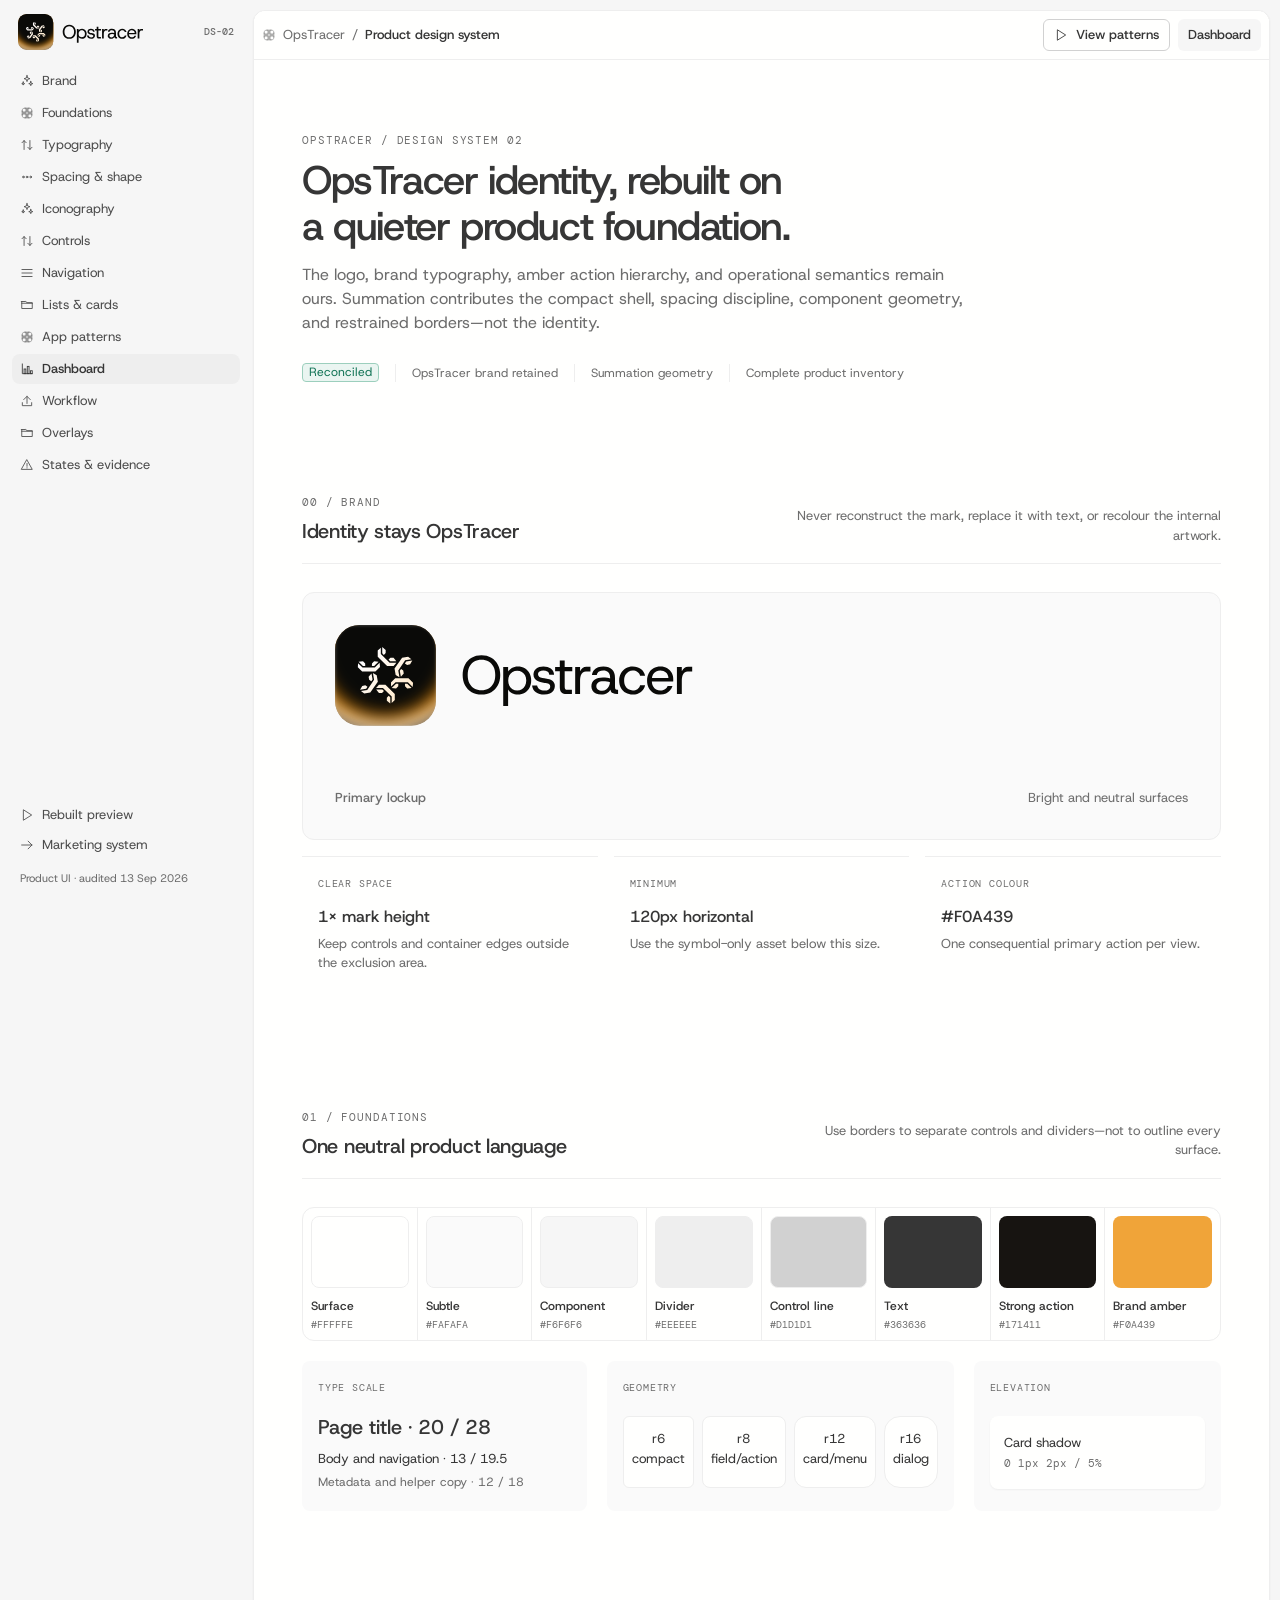
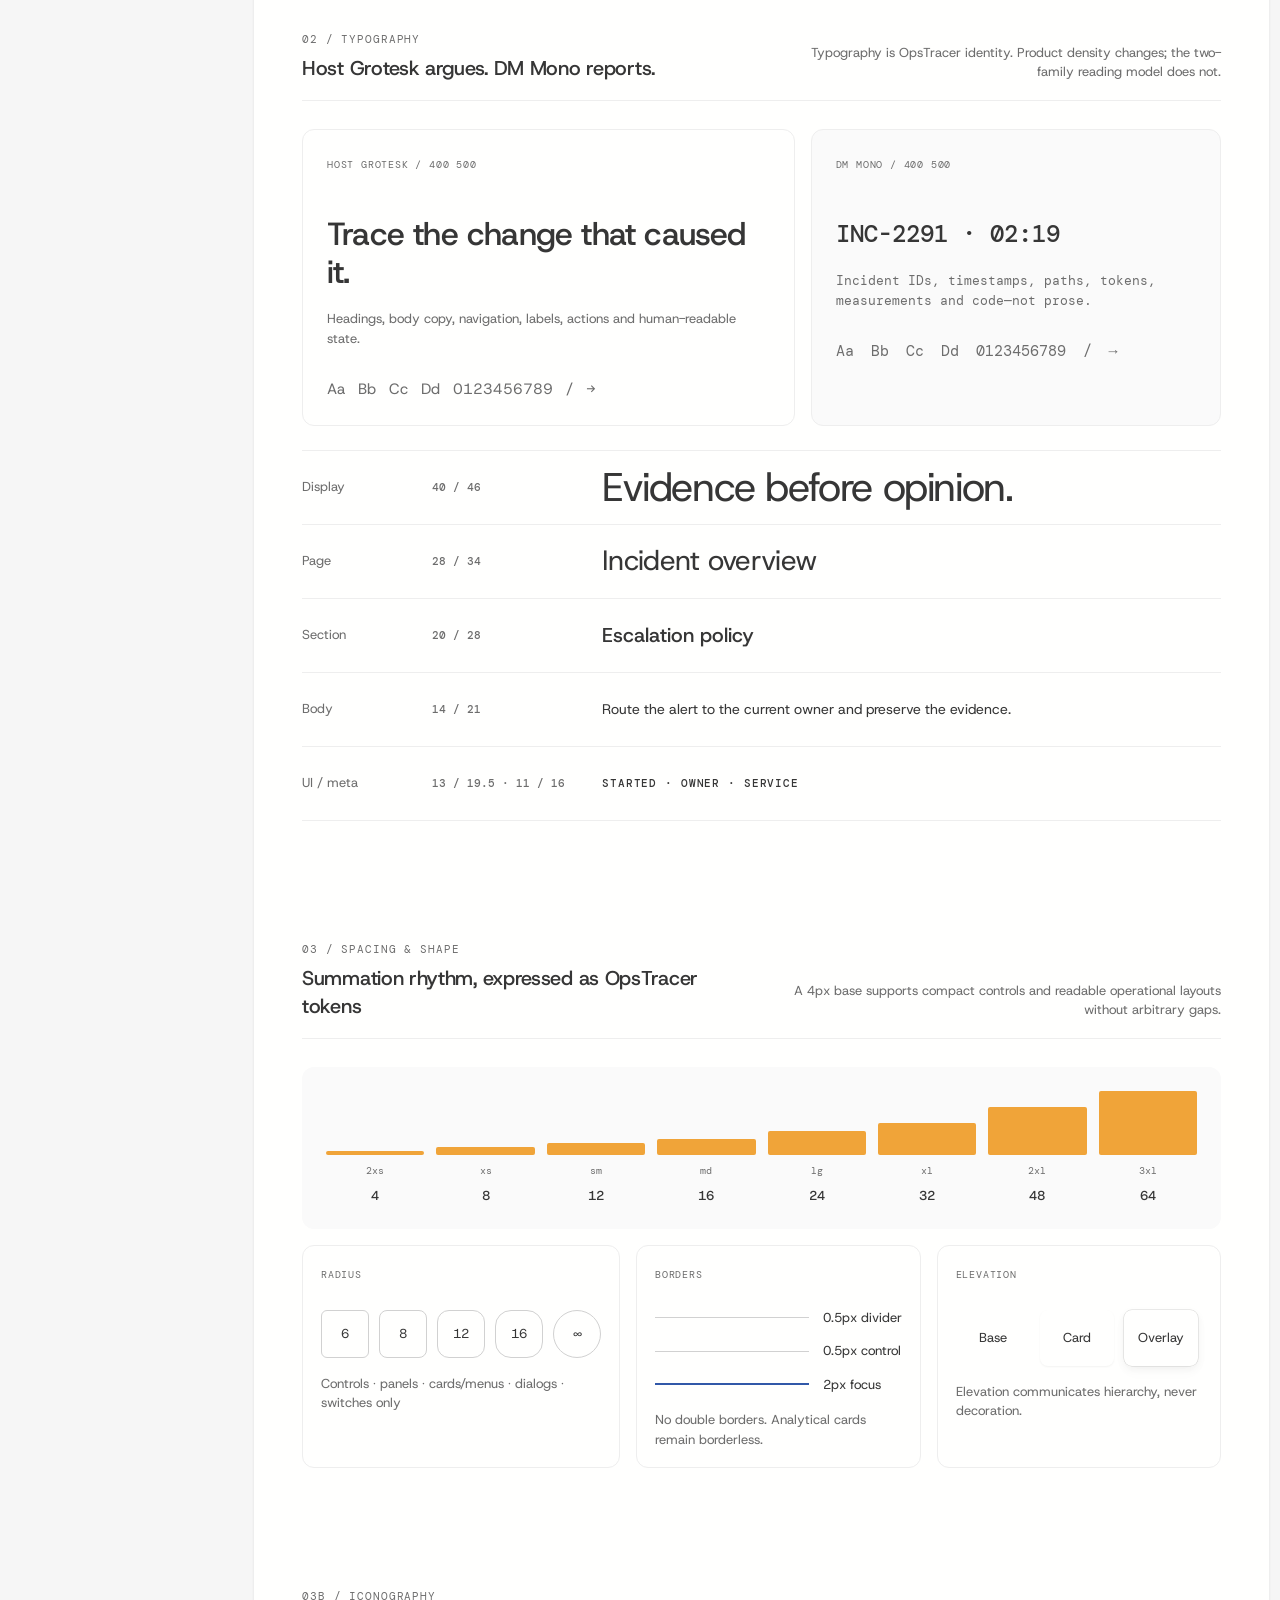
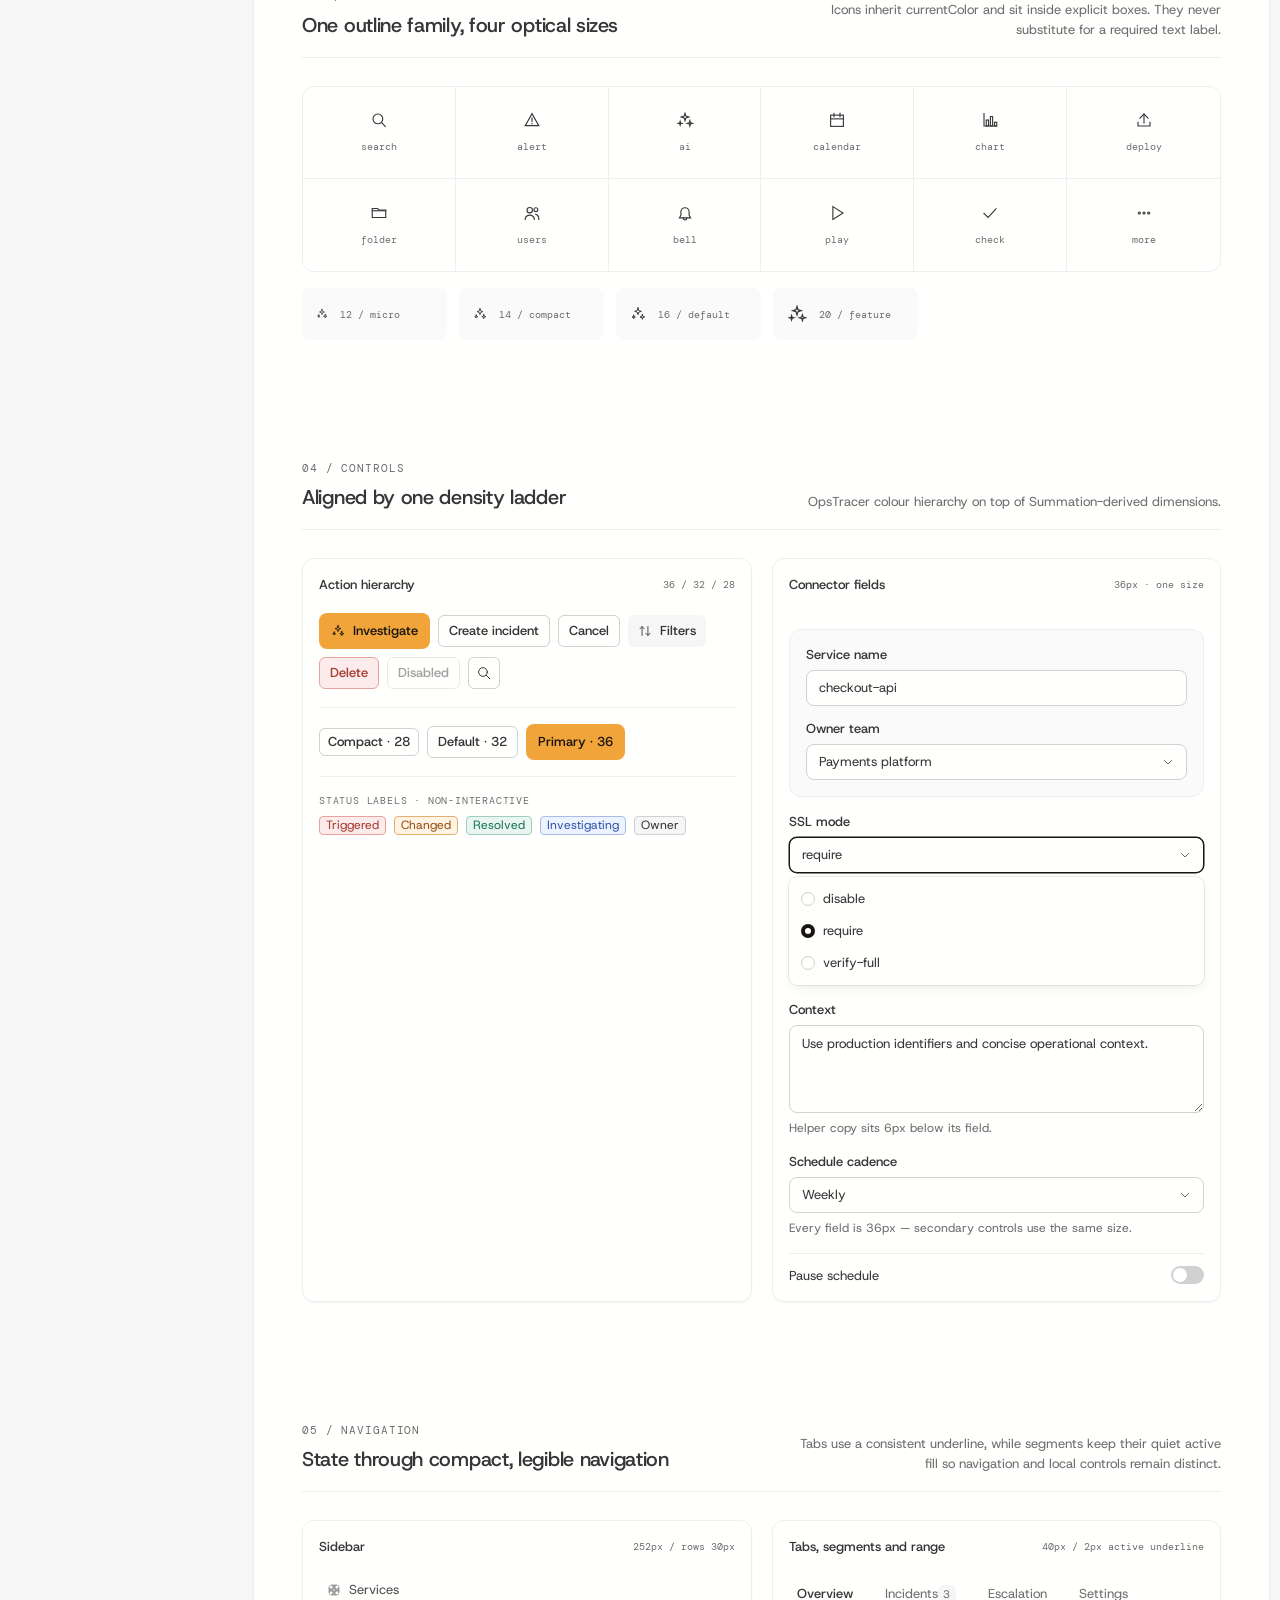
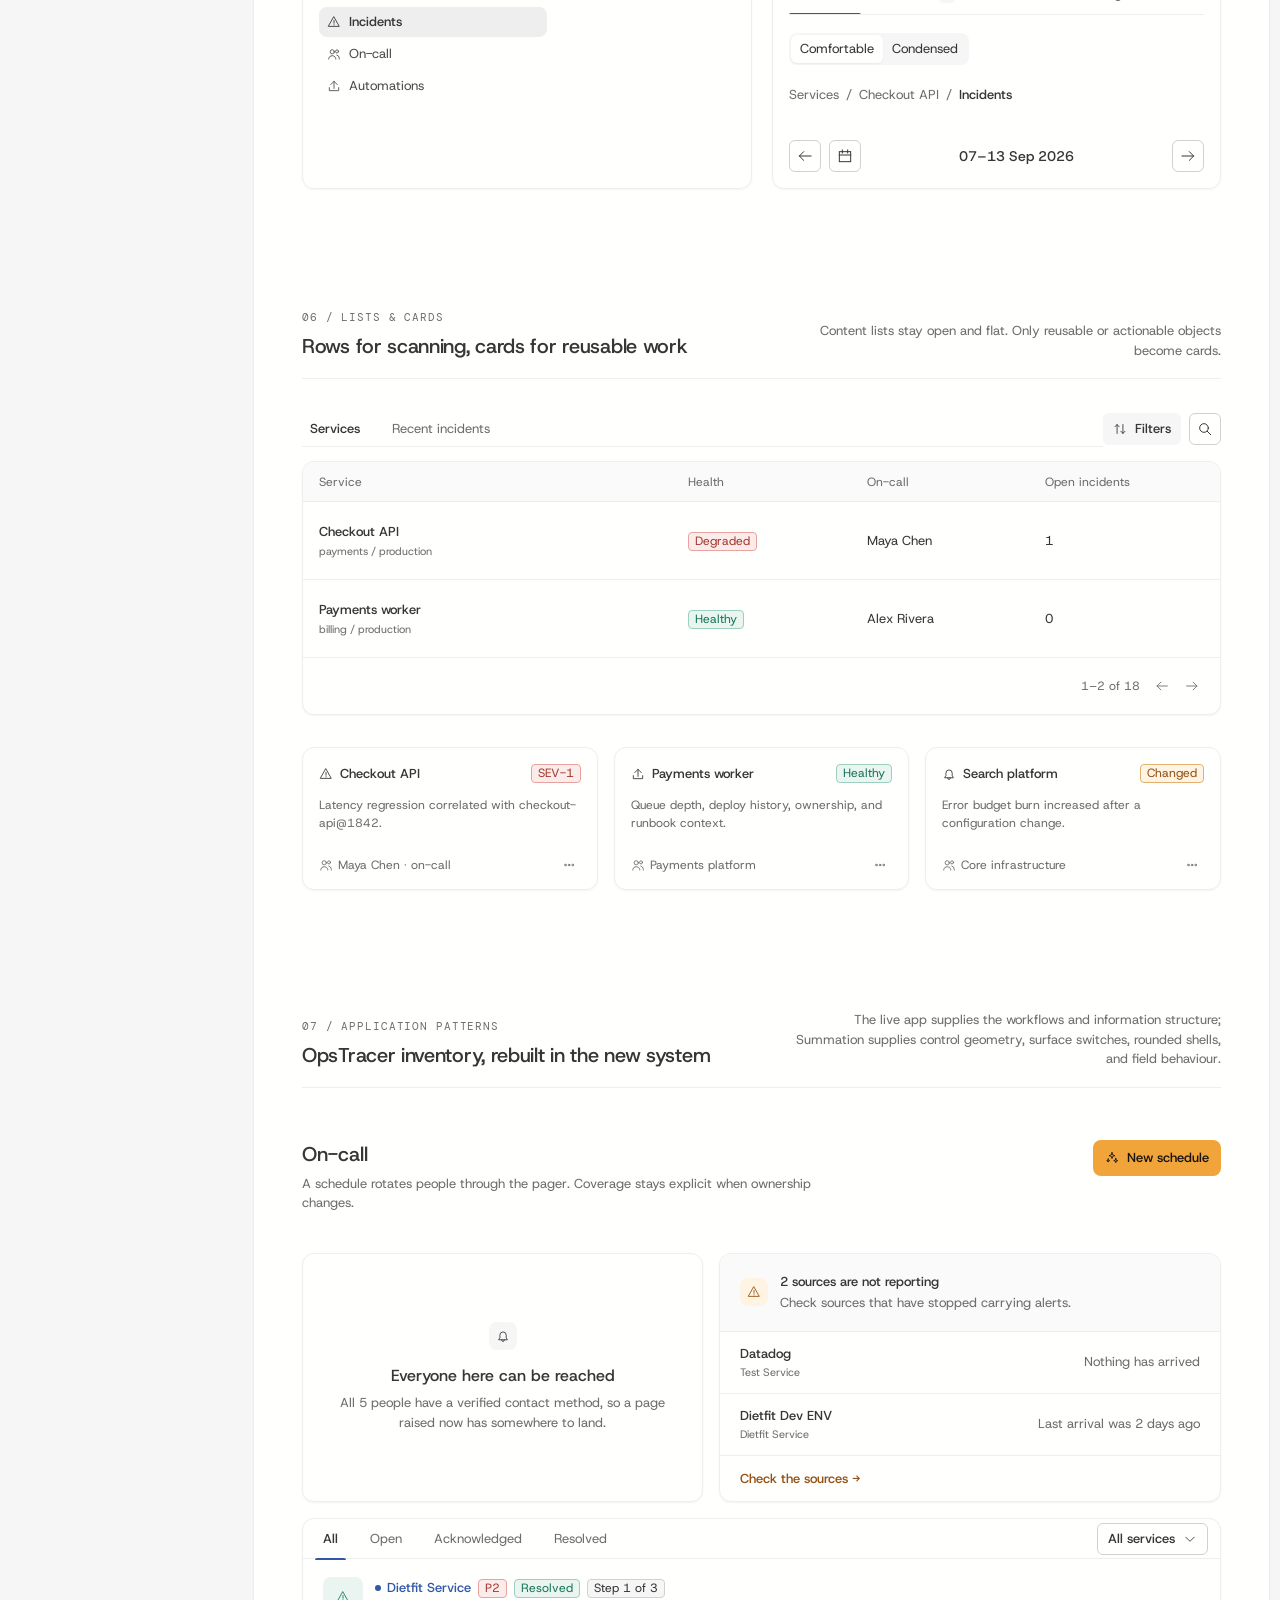
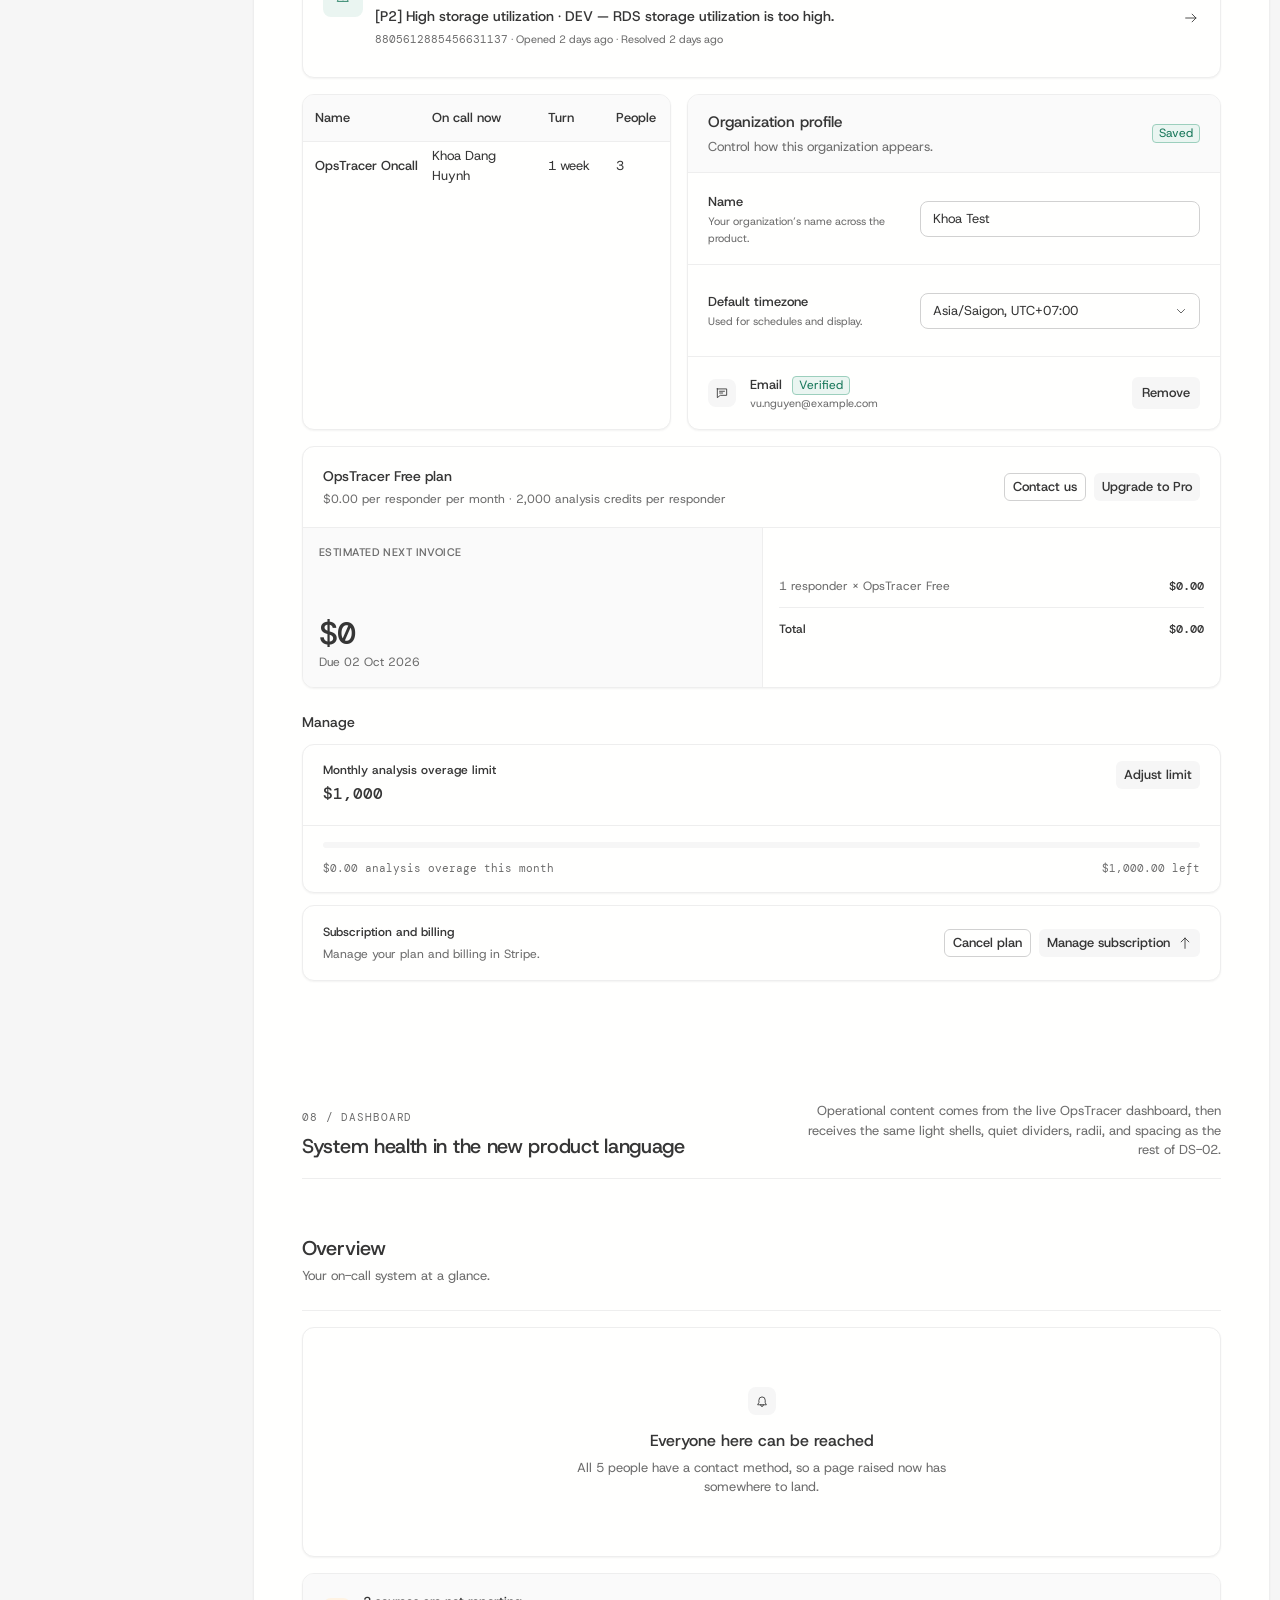
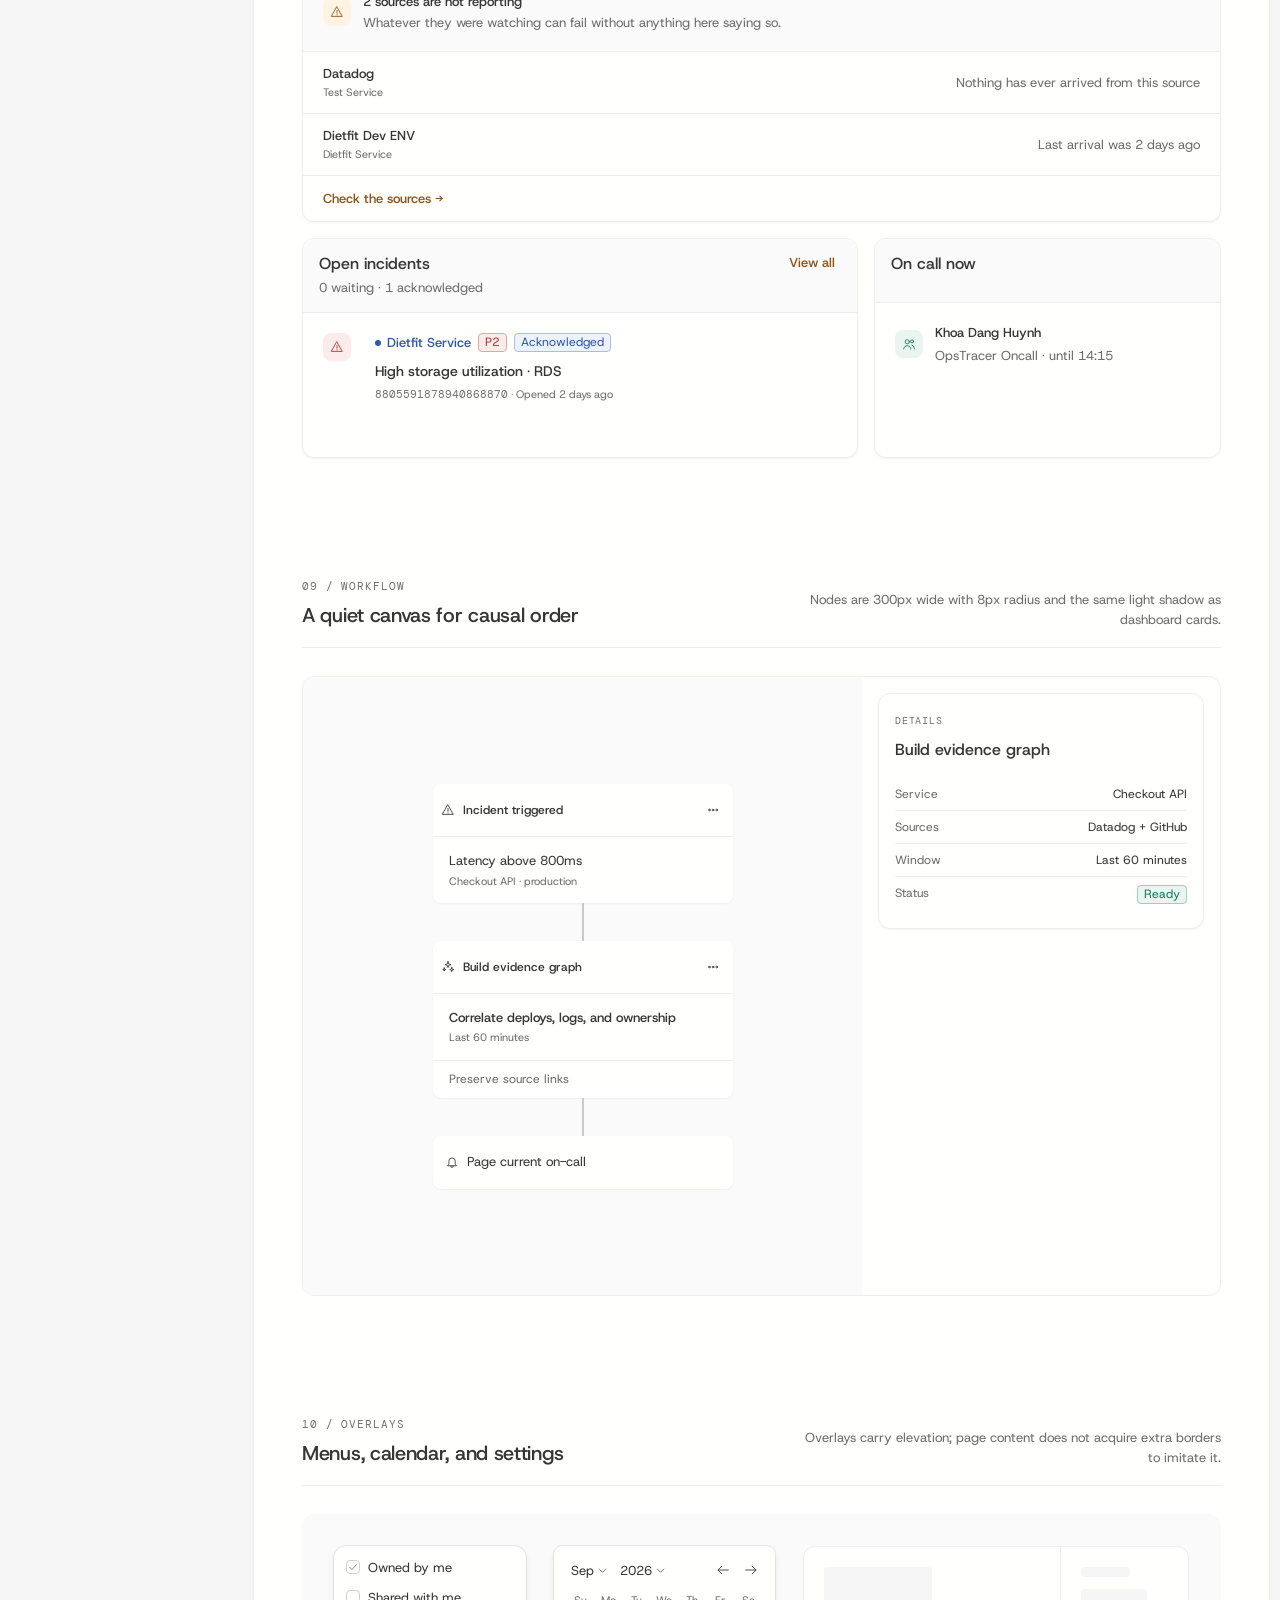
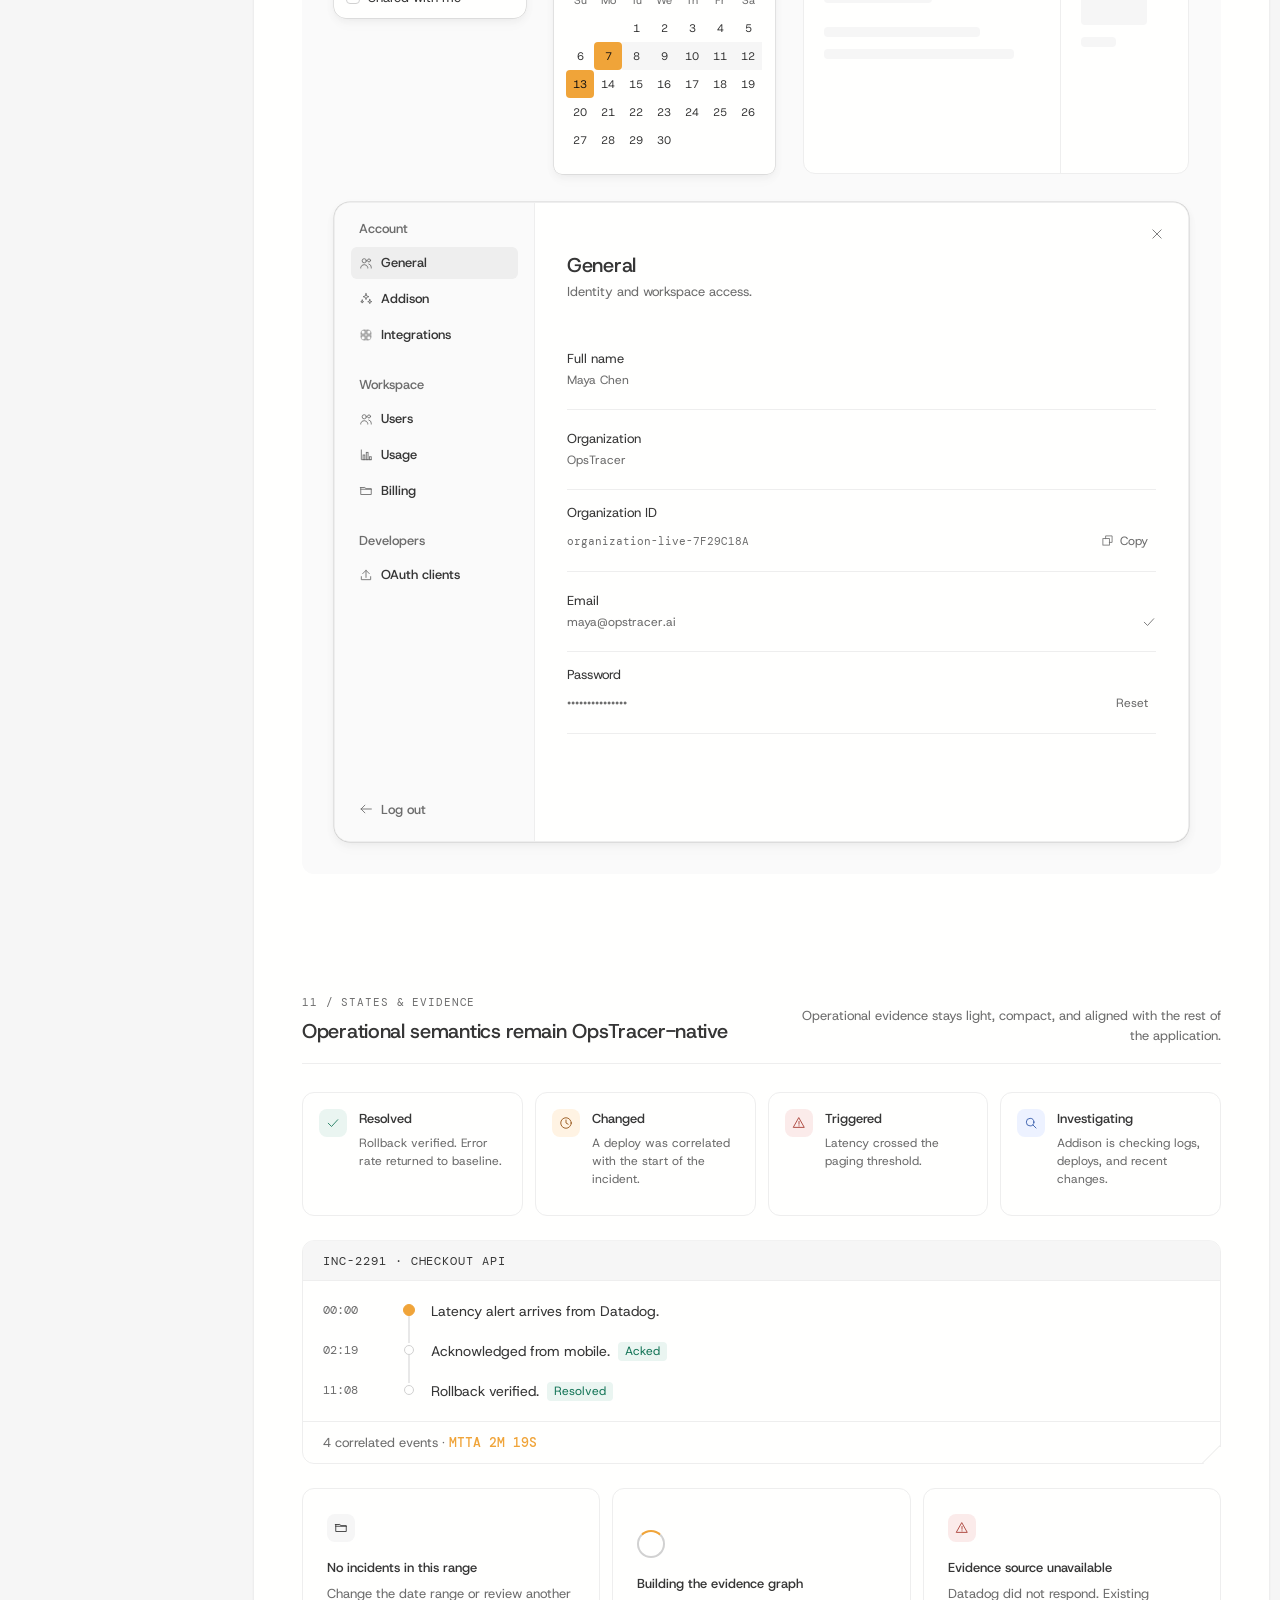
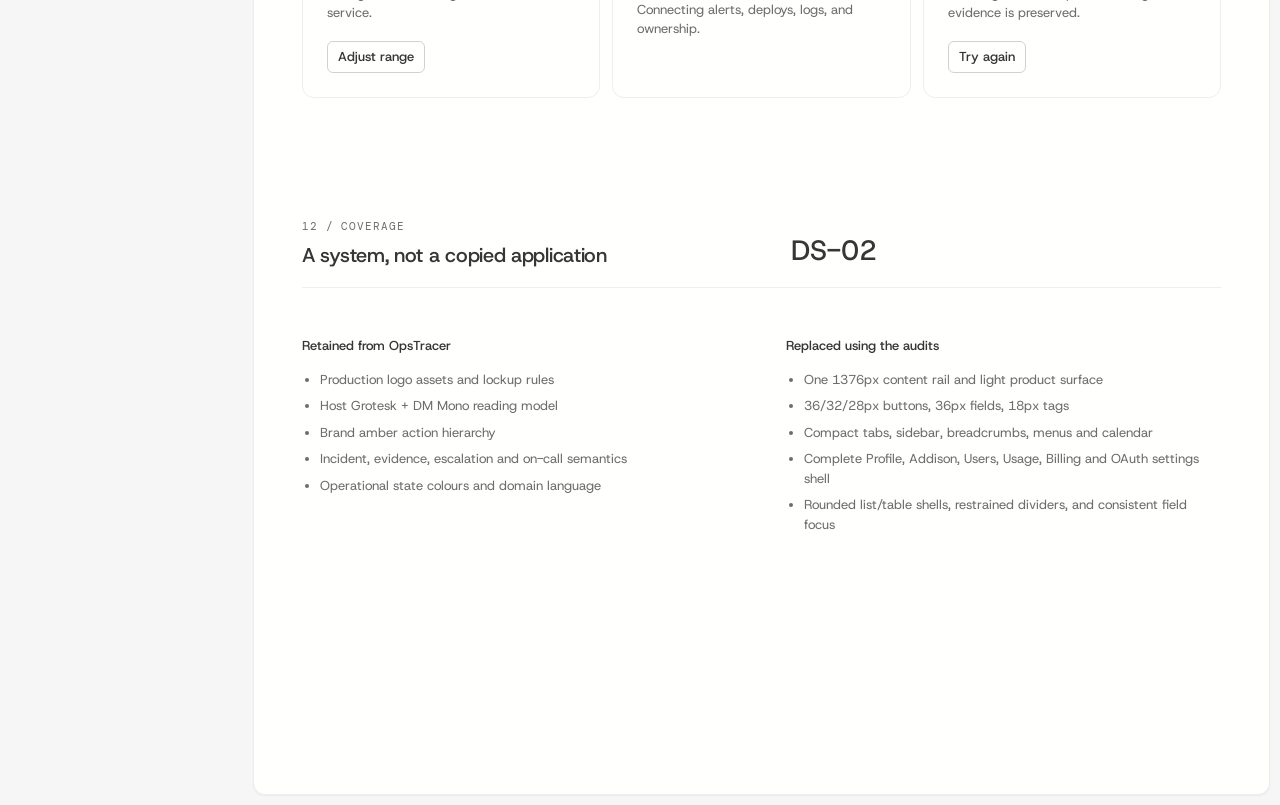
<file: index.html>
<!doctype html>
<html lang="en">
<head>
  <meta charset="utf-8">
  <meta name="viewport" content="width=device-width, initial-scale=1">
  <meta name="color-scheme" content="light">
  <title>OpsTracer — Product UI system</title>
  <link rel="stylesheet" href="summation-app.css?v=4">
  <style>
  /* icon-tokens:start — generated by tools/build-icons.mjs, do not hand-edit */
/* Icon tokens. One outline family, delivered as white-alpha data-URI masks.
   Regenerate after dropping new SVGs into assets/icons/ or assets/figma-components/:
     node tools/build-icons.mjs
   The builder refuses pixel-grid artwork, so the outline family cannot regress. */
:root{
  --ico-ai:url("[data-uri]");
  --ico-alert:url("[data-uri]");
  --ico-arrow-down:url("[data-uri]");
  --ico-arrow-left:url("[data-uri]");
  --ico-arrow-right:url("[data-uri]");
  --ico-arrow-up:url("[data-uri]");
  --ico-bell:url("[data-uri]");
  --ico-billing:url("[data-uri]");
  --ico-calendar:url("[data-uri]");
  --ico-chart:url("[data-uri]");
  --ico-chat:url("[data-uri]");
  --ico-check:url("[data-uri]");
  --ico-chevron-down:url("[data-uri]");
  --ico-clock:url("[data-uri]");
  --ico-close:url("[data-uri]");
  --ico-contact:url("[data-uri]");
  --ico-copy:url("[data-uri]");
  --ico-deploy:url("[data-uri]");
  --ico-folder:url("[data-uri]");
  --ico-grid:url("[data-uri]");
  --ico-menu:url("[data-uri]");
  --ico-moon:url("[data-uri]");
  --ico-more:url("[data-uri]");
  --ico-play:url("[data-uri]");
  --ico-policy:url("[data-uri]");
  --ico-refresh:url("[data-uri]");
  --ico-route:url("[data-uri]");
  --ico-search:url("[data-uri]");
  --ico-service:url("[data-uri]");
  --ico-settings:url("[data-uri]");
  --ico-sidebar:url("[data-uri]");
  --ico-sort:url("[data-uri]");
  --ico-sun:url("[data-uri]");
  --ico-trend-down:url("[data-uri]");
  --ico-trend-up:url("[data-uri]");
  --ico-users:url("[data-uri]");
}
.icon-ai{--icon:var(--ico-ai)}.icon-alert{--icon:var(--ico-alert)}.icon-arrow-down{--icon:var(--ico-arrow-down)}.icon-arrow-left{--icon:var(--ico-arrow-left)}.icon-arrow-right{--icon:var(--ico-arrow-right)}.icon-arrow-up{--icon:var(--ico-arrow-up)}.icon-bell{--icon:var(--ico-bell)}.icon-billing{--icon:var(--ico-billing)}.icon-calendar{--icon:var(--ico-calendar)}.icon-chart{--icon:var(--ico-chart)}.icon-chat{--icon:var(--ico-chat)}.icon-check{--icon:var(--ico-check)}.icon-chevron-down{--icon:var(--ico-chevron-down)}.icon-clock{--icon:var(--ico-clock)}.icon-close{--icon:var(--ico-close)}.icon-contact{--icon:var(--ico-contact)}.icon-copy{--icon:var(--ico-copy)}.icon-deploy{--icon:var(--ico-deploy)}.icon-folder{--icon:var(--ico-folder)}.icon-grid{--icon:var(--ico-grid)}.icon-menu{--icon:var(--ico-menu)}.icon-moon{--icon:var(--ico-moon)}.icon-more{--icon:var(--ico-more)}.icon-play{--icon:var(--ico-play)}.icon-policy{--icon:var(--ico-policy)}.icon-refresh{--icon:var(--ico-refresh)}.icon-route{--icon:var(--ico-route)}.icon-search{--icon:var(--ico-search)}.icon-service{--icon:var(--ico-service)}.icon-settings{--icon:var(--ico-settings)}.icon-sidebar{--icon:var(--ico-sidebar)}.icon-sort{--icon:var(--ico-sort)}.icon-sun{--icon:var(--ico-sun)}.icon-trend-down{--icon:var(--ico-trend-down)}.icon-trend-up{--icon:var(--ico-trend-up)}.icon-users{--icon:var(--ico-users)}
/* icon-tokens:end */
  </style>
</head>
<body>
  <a class="skip-link" href="#main">Skip to content</a>
  <div class="app-frame">
    <aside class="sidebar" aria-label="Design system navigation">
      <div class="workspace-switch"><img src="assets/black-horizontal.svg" alt="OpsTracer"><span class="ds-version">DS-02</span></div>
      <nav class="side-nav">
        <a class="side-link" href="#brand"><span class="icon icon-ai"></span>Brand</a>
        <a class="side-link" href="#foundations"><span class="icon icon-grid"></span>Foundations</a>
        <a class="side-link" href="#typography"><span class="icon icon-sort"></span>Typography</a>
        <a class="side-link" href="#spacing"><span class="icon icon-more"></span>Spacing &amp; shape</a>
        <a class="side-link" href="#icons"><span class="icon icon-ai"></span>Iconography</a>
        <a class="side-link" href="#controls"><span class="icon icon-sort"></span>Controls</a>
        <a class="side-link" href="#navigation"><span class="icon icon-menu"></span>Navigation</a>
        <a class="side-link" href="#lists"><span class="icon icon-folder"></span>Lists &amp; cards</a>
        <a class="side-link" href="#app-patterns"><span class="icon icon-grid"></span>App patterns</a>
        <a class="side-link is-active" href="#dashboard"><span class="icon icon-chart"></span>Dashboard</a>
        <a class="side-link" href="#workflow"><span class="icon icon-deploy"></span>Workflow</a>
        <a class="side-link" href="#overlays"><span class="icon icon-folder"></span>Overlays</a>
        <a class="side-link" href="#states"><span class="icon icon-alert"></span>States &amp; evidence</a>
      </nav>
      <div class="sidebar-foot">
        <a class="side-link" href="web-app.html"><span class="icon icon-play"></span>Rebuilt preview</a>
        <a class="side-link" href="landing.html"><span class="icon icon-arrow-right"></span>Marketing system</a>
        <p>Product UI · audited 13 Sep 2026</p>
      </div>
    </aside>

    <main class="main-shell" id="main" tabindex="-1">
      <header class="topbar">
        <button class="icon-button mobile-menu" type="button" aria-label="Toggle navigation" aria-expanded="false"><span class="icon icon-menu"></span></button>
        <div class="crumb"><span class="icon icon-grid"></span><span>OpsTracer</span><span>/</span><strong>Product design system</strong></div>
        <div class="topbar-actions"><a class="button secondary" href="#states"><span class="icon icon-play"></span>View patterns</a><a class="button subtle" href="#dashboard">Dashboard</a></div>
      </header>

      <div class="content">
        <section class="intro" aria-labelledby="page-title">
          <p class="eyebrow">OPSTRACER / DESIGN SYSTEM 02</p>
          <h1 id="page-title">OpsTracer identity, rebuilt on a quieter product foundation.</h1>
          <p class="intro-copy">The logo, brand typography, amber action hierarchy, and operational semantics remain ours. Summation contributes the compact shell, spacing discipline, component geometry, and restrained borders—not the identity.</p>
          <div class="status-strip"><span class="tag success">Reconciled</span><span>OpsTracer brand retained</span><span>Summation geometry</span><span>Complete product inventory</span></div>
        </section>

        <section class="doc-section" id="brand">
          <div class="section-heading"><div><p class="eyebrow">00 / BRAND</p><h2>Identity stays OpsTracer</h2></div><p>Never reconstruct the mark, replace it with text, or recolour the internal artwork.</p></div>
          <div class="brand-lockups">
            <figure class="brand-lockup light"><img src="assets/black-horizontal.svg" alt="OpsTracer black logo"><figcaption><strong>Primary lockup</strong><span>Bright and neutral surfaces</span></figcaption></figure>
          </div>
          <div class="brand-rules"><div><span class="spec-label">CLEAR SPACE</span><strong>1× mark height</strong><p>Keep controls and container edges outside the exclusion area.</p></div><div><span class="spec-label">MINIMUM</span><strong>120px horizontal</strong><p>Use the symbol-only asset below this size.</p></div><div><span class="spec-label">ACTION COLOUR</span><strong>#F0A439</strong><p>One consequential primary action per view.</p></div></div>
        </section>

        <section class="doc-section" id="foundations">
          <div class="section-heading"><div><p class="eyebrow">01 / FOUNDATIONS</p><h2>One neutral product language</h2></div><p>Use borders to separate controls and dividers—not to outline every surface.</p></div>
          <div class="token-grid">
            <article class="token"><span style="--swatch:#fffffe"></span><b>Surface</b><code>#FFFFFE</code></article>
            <article class="token"><span style="--swatch:#fafafa"></span><b>Subtle</b><code>#FAFAFA</code></article>
            <article class="token"><span style="--swatch:#f6f6f6"></span><b>Component</b><code>#F6F6F6</code></article>
            <article class="token"><span style="--swatch:#eeeeee"></span><b>Divider</b><code>#EEEEEE</code></article>
            <article class="token"><span style="--swatch:#d1d1d1"></span><b>Control line</b><code>#D1D1D1</code></article>
            <article class="token dark"><span style="--swatch:#363636"></span><b>Text</b><code>#363636</code></article>
            <article class="token dark"><span style="--swatch:#171411"></span><b>Strong action</b><code>#171411</code></article>
            <article class="token accent"><span style="--swatch:#f0a439"></span><b>Brand amber</b><code>#F0A439</code></article>
          </div>
          <div class="foundation-row">
            <div><span class="spec-label">TYPE SCALE</span><h3 class="type-title">Page title · 20 / 28</h3><p class="type-body">Body and navigation · 13 / 19.5</p><p class="type-meta">Metadata and helper copy · 12 / 18</p></div>
            <div><span class="spec-label">GEOMETRY</span><div class="radius-list"><span>r6<br>compact</span><span>r8<br>field/action</span><span>r12<br>card/menu</span><span>r16<br>dialog</span></div></div>
            <div><span class="spec-label">ELEVATION</span><div class="shadow-sample">Card shadow<br><code>0 1px 2px / 5%</code></div></div>
          </div>
        </section>

        <section class="doc-section" id="typography">
          <div class="section-heading"><div><p class="eyebrow">02 / TYPOGRAPHY</p><h2>Host Grotesk argues. DM Mono reports.</h2></div><p>Typography is OpsTracer identity. Product density changes; the two-family reading model does not.</p></div>
          <div class="font-grid">
            <article class="font-card"><span class="spec-label">HOST GROTESK / 400 500</span><strong class="font-display">Trace the change that caused it.</strong><p>Headings, body copy, navigation, labels, actions and human-readable state.</p><div class="glyphs">Aa Bb Cc Dd 0123456789 / →</div></article>
            <article class="font-card mono-card"><span class="spec-label">DM MONO / 400 500</span><strong class="font-display">INC-2291 · 02:19</strong><p>Incident IDs, timestamps, paths, tokens, measurements and code—not prose.</p><div class="glyphs">Aa Bb Cc Dd 0123456789 / →</div></article>
          </div>
          <div class="type-scale"><div><span>Display</span><strong>40 / 46</strong><p class="display-sample">Evidence before opinion.</p></div><div><span>Page</span><strong>28 / 34</strong><p class="page-sample">Incident overview</p></div><div><span>Section</span><strong>20 / 28</strong><p class="section-sample">Escalation policy</p></div><div><span>Body</span><strong>14 / 21</strong><p class="body-sample">Route the alert to the current owner and preserve the evidence.</p></div><div><span>UI / meta</span><strong>13 / 19.5 · 11 / 16</strong><p class="meta-sample">STARTED · OWNER · SERVICE</p></div></div>
        </section>

        <section class="doc-section" id="spacing">
          <div class="section-heading"><div><p class="eyebrow">03 / SPACING &amp; SHAPE</p><h2>Summation rhythm, expressed as OpsTracer tokens</h2></div><p>A 4px base supports compact controls and readable operational layouts without arbitrary gaps.</p></div>
          <div class="spacing-scale"><div><i style="--size:4px"></i><code>2xs</code><b>4</b></div><div><i style="--size:8px"></i><code>xs</code><b>8</b></div><div><i style="--size:12px"></i><code>sm</code><b>12</b></div><div><i style="--size:16px"></i><code>md</code><b>16</b></div><div><i style="--size:24px"></i><code>lg</code><b>24</b></div><div><i style="--size:32px"></i><code>xl</code><b>32</b></div><div><i style="--size:48px"></i><code>2xl</code><b>48</b></div><div><i style="--size:64px"></i><code>3xl</code><b>64</b></div></div>
          <div class="shape-grid"><article><span class="spec-label">RADIUS</span><div class="radius-spec"><i class="r6">6</i><i class="r8">8</i><i class="r12">12</i><i class="r16">16</i><i class="round">∞</i></div><p>Controls · panels · cards/menus · dialogs · switches only</p></article><article><span class="spec-label">BORDERS</span><div class="line-spec"><i></i><span>0.5px divider</span><i></i><span>0.5px control</span><i></i><span>2px focus</span></div><p>No double borders. Analytical cards remain borderless.</p></article><article><span class="spec-label">ELEVATION</span><div class="elevation-spec"><i>Base</i><i>Card</i><i>Overlay</i></div><p>Elevation communicates hierarchy, never decoration.</p></article></div>
        </section>

        <section class="doc-section" id="icons">
          <div class="section-heading"><div><p class="eyebrow">03B / ICONOGRAPHY</p><h2>One outline family, four optical sizes</h2></div><p>Icons inherit currentColor and sit inside explicit boxes. They never substitute for a required text label.</p></div>
          <div class="icon-grid"><div><span class="icon icon-search"></span><code>search</code></div><div><span class="icon icon-alert"></span><code>alert</code></div><div><span class="icon icon-ai"></span><code>ai</code></div><div><span class="icon icon-calendar"></span><code>calendar</code></div><div><span class="icon icon-chart"></span><code>chart</code></div><div><span class="icon icon-deploy"></span><code>deploy</code></div><div><span class="icon icon-folder"></span><code>folder</code></div><div><span class="icon icon-users"></span><code>users</code></div><div><span class="icon icon-bell"></span><code>bell</code></div><div><span class="icon icon-play"></span><code>play</code></div><div><span class="icon icon-check"></span><code>check</code></div><div><span class="icon icon-more"></span><code>more</code></div></div>
          <div class="icon-scale"><span><i class="icon icon-ai" style="width:12px;height:12px"></i><code>12 / micro</code></span><span><i class="icon icon-ai" style="width:14px;height:14px"></i><code>14 / compact</code></span><span><i class="icon icon-ai" style="width:16px;height:16px"></i><code>16 / default</code></span><span><i class="icon icon-ai" style="width:20px;height:20px"></i><code>20 / feature</code></span></div>
        </section>

        <section class="doc-section" id="controls">
          <div class="section-heading"><div><p class="eyebrow">04 / CONTROLS</p><h2>Aligned by one density ladder</h2></div><p>OpsTracer colour hierarchy on top of Summation-derived dimensions.</p></div>
          <div class="specimen-grid two">
            <article class="specimen"><div class="specimen-head"><strong>Action hierarchy</strong><code>36 / 32 / 28</code></div><div class="control-row"><button class="button primary"><span class="icon icon-ai"></span>Investigate</button><button class="button secondary">Create incident</button><button class="button secondary">Cancel</button><button class="button subtle"><span class="icon icon-sort"></span>Filters</button><button class="button danger-btn">Delete</button><button class="button secondary" disabled>Disabled</button><button class="icon-button" aria-label="Search"><span class="icon icon-search"></span></button></div><div class="button-sizes" aria-label="Button size ladder"><button class="button small secondary">Compact · 28</button><button class="button secondary">Default · 32</button><button class="button primary">Primary · 36</button></div><div class="status-sample"><span class="spec-label">STATUS LABELS · NON-INTERACTIVE</span><div class="control-row"><span class="tag danger">Triggered</span><span class="tag warning">Changed</span><span class="tag success">Resolved</span><span class="tag info">Investigating</span><span class="tag">Owner</span></div></div></article>
            <article class="specimen fields"><div class="specimen-head"><strong>Connector fields</strong><code>36px · one size</code></div><div class="field-cluster"><label class="field"><span>Service name</span><input value="checkout-api"></label><label class="field"><span>Owner team</span><span class="select" role="combobox" aria-expanded="false" tabindex="0">Payments platform<span class="icon icon-chevron-down"></span></span></label></div><div class="connector-select-demo"><span>SSL mode</span><span class="select is-focus" role="combobox" aria-expanded="true" tabindex="0">require<span class="icon icon-chevron-down"></span></span><div class="select-menu" role="listbox" aria-label="SSL mode options"><button role="option"><i></i>disable</button><button role="option" aria-selected="true"><i></i>require</button><button role="option"><i></i>verify-full</button></div></div><label class="field"><span>Context</span><textarea>Use production identifiers and concise operational context.</textarea><small>Helper copy sits 6px below its field.</small></label><label class="field compact"><span>Schedule cadence</span><span class="select" role="combobox" aria-expanded="false" tabindex="0">Weekly<span class="icon icon-chevron-down"></span></span><small>Every field is 36px — secondary controls use the same size.</small></label><div class="switch-row"><span>Pause schedule</span><button class="switch" role="switch" aria-label="Pause schedule" aria-checked="false"><span></span></button></div></article>
          </div>
        </section>

        <section class="doc-section" id="navigation">
          <div class="section-heading"><div><p class="eyebrow">05 / NAVIGATION</p><h2>State through compact, legible navigation</h2></div><p>Tabs use a consistent underline, while segments keep their quiet active fill so navigation and local controls remain distinct.</p></div>
          <div class="specimen-grid two">
            <article class="specimen nav-specimen"><div class="specimen-head"><strong>Sidebar</strong><code>252px / rows 30px</code></div><nav class="mini-nav" aria-label="Navigation specimen"><a href="#navigation"><span class="icon icon-grid"></span>Services</a><a class="is-active" href="#navigation"><span class="icon icon-alert"></span>Incidents</a><a href="#navigation"><span class="icon icon-users"></span>On-call</a><a href="#navigation"><span class="icon icon-deploy"></span>Automations</a></nav></article>
            <article class="specimen"><div class="specimen-head"><strong>Tabs, segments and range</strong><code>40px / 2px active underline</code></div><div class="tabs" role="tablist"><button class="is-active" role="tab" aria-selected="true">Overview</button><button role="tab">Incidents <span class="count">3</span></button><button role="tab">Escalation</button><button role="tab">Settings</button></div><div class="segmented" aria-label="Density"><button class="is-active">Comfortable</button><button>Condensed</button></div><div class="breadcrumb-sample"><a href="#navigation">Services</a><span>/</span><a href="#navigation">Checkout API</a><span>/</span><strong>Incidents</strong></div><div class="date-toolbar"><button class="icon-button large" aria-label="Previous week"><span class="icon icon-arrow-left"></span></button><button class="icon-button large" aria-label="Choose date"><span class="icon icon-calendar"></span></button><strong>07–13 Sep 2026</strong><button class="icon-button large" aria-label="Next week"><span class="icon icon-arrow-right"></span></button></div></article>
          </div>
        </section>

        <section class="doc-section" id="lists">
          <div class="section-heading"><div><p class="eyebrow">06 / LISTS &amp; CARDS</p><h2>Rows for scanning, cards for reusable work</h2></div><p>Content lists stay open and flat. Only reusable or actionable objects become cards.</p></div>
          <article class="list-specimen"><div class="list-tools"><div class="tabs compact"><button class="is-active">Services</button><button>Recent incidents</button></div><div class="tool-actions"><button class="button subtle"><span class="icon icon-sort"></span>Filters</button><button class="icon-button" aria-label="Search"><span class="icon icon-search"></span></button></div></div><div class="data-list" role="table"><div class="data-head" role="row"><span>Service</span><span>Health</span><span>On-call</span><span>Open incidents</span></div><div class="data-row" role="row"><span><b>Checkout API</b><small>payments / production</small></span><span><i class="tag danger">Degraded</i></span><span>Maya Chen</span><span>1</span></div><div class="data-row" role="row"><span><b>Payments worker</b><small>billing / production</small></span><span><i class="tag success">Healthy</i></span><span>Alex Rivera</span><span>0</span></div><div class="pagination"><span>1–2 of 18</span><button class="icon-button small" aria-label="Previous page"><span class="icon icon-arrow-left"></span></button><button class="icon-button small" aria-label="Next page"><span class="icon icon-arrow-right"></span></button></div></div></article>
          <div class="card-grid">
            <article class="playbook-card"><div class="card-title"><span class="icon icon-alert"></span><strong>Checkout API</strong><span class="tag danger">SEV-1</span></div><p>Latency regression correlated with checkout-api@1842.</p><footer><span><span class="icon icon-users"></span>Maya Chen · on-call</span><button class="icon-button small" aria-label="More actions"><span class="icon icon-more"></span></button></footer></article>
            <article class="playbook-card"><div class="card-title"><span class="icon icon-deploy"></span><strong>Payments worker</strong><span class="tag success">Healthy</span></div><p>Queue depth, deploy history, ownership, and runbook context.</p><footer><span><span class="icon icon-users"></span>Payments platform</span><button class="icon-button small" aria-label="More actions"><span class="icon icon-more"></span></button></footer></article>
            <article class="playbook-card"><div class="card-title"><span class="icon icon-bell"></span><strong>Search platform</strong><span class="tag warning">Changed</span></div><p>Error budget burn increased after a configuration change.</p><footer><span><span class="icon icon-users"></span>Core infrastructure</span><button class="icon-button small" aria-label="More actions"><span class="icon icon-more"></span></button></footer></article>
          </div>
        </section>

        <section class="doc-section" id="app-patterns">
          <div class="section-heading"><div><p class="eyebrow">07 / APPLICATION PATTERNS</p><h2>OpsTracer inventory, rebuilt in the new system</h2></div><p>The live app supplies the workflows and information structure; Summation supplies control geometry, surface switches, rounded shells, and field behaviour.</p></div>
          <div class="app-pattern-stack">
            <article class="app-page-header"><div><h3>On-call</h3><p>A schedule rotates people through the pager. Coverage stays explicit when ownership changes.</p></div><button class="button primary"><span class="icon icon-ai"></span>New schedule</button></article>
            <div class="app-overview-grid">
              <article class="empty-state"><span class="state-icon"><span class="icon icon-bell"></span></span><strong>Everyone here can be reached</strong><p>All 5 people have a verified contact method, so a page raised now has somewhere to land.</p></article>
              <article class="source-panel"><header><span class="state-icon warning"><span class="icon icon-alert"></span></span><div><strong>2 sources are not reporting</strong><p>Check sources that have stopped carrying alerts.</p></div></header><div class="source-row"><span><b>Datadog</b><small>Test Service</small></span><em>Nothing has arrived</em></div><div class="source-row"><span><b>Dietfit Dev ENV</b><small>Dietfit Service</small></span><em>Last arrival was 2 days ago</em></div><footer>Check the sources <span aria-hidden="true">→</span></footer></article>
            </div>
            <article class="incident-feed" aria-label="Incident row pattern"><div class="incident-tabs"><button class="is-active">All</button><button>Open</button><button>Acknowledged</button><button>Resolved</button><span></span><button class="button secondary">All services <span class="icon icon-chevron-down"></span></button></div><div class="incident-row"><span class="state-icon success"><span class="icon icon-alert"></span></span><div><div class="incident-meta"><span class="source-label"><i></i>Dietfit Service</span><span class="tag danger">P2</span><span class="tag success">Resolved</span><span class="tag">Step 1 of 3</span></div><strong>[P2] High storage utilization · DEV — RDS storage utilization is too high.</strong><small><code>8805612885456631137</code> · Opened 2 days ago · Resolved 2 days ago</small></div><span class="icon icon-arrow-right"></span></div></article>
            <div class="app-row-grid">
              <article class="schedule-table"><div class="app-table-head"><span>Name</span><span>On call now</span><span>Turn</span><span>People</span></div><div class="app-table-row"><strong>OpsTracer Oncall</strong><span>Khoa Dang Huynh</span><span>1 week</span><span>3</span></div></article>
              <article class="settings-table"><header><div><h3>Organization profile</h3><p>Control how this organization appears.</p></div><span class="tag success">Saved</span></header><div class="setting-row"><span><b>Name</b><small>Your organization’s name across the product.</small></span><input value="Khoa Test" aria-label="Organization name"></div><div class="setting-row"><span><b>Default timezone</b><small>Used for schedules and display.</small></span><span class="select" role="combobox" aria-label="Default timezone" aria-expanded="false" tabindex="0">Asia/Saigon, UTC+07:00<span class="icon icon-chevron-down"></span></span></div><div class="contact-row"><span class="state-icon"><span class="icon icon-chat"></span></span><span><b>Email <i class="tag success">Verified</i></b><small>vu.nguyen@example.com</small></span><button class="button subtle">Remove</button></div></article>
            </div>
            <article class="billing-stack" aria-label="Billing pattern"><section class="billing-plan-card"><header class="billing-plan-head"><div class="billing-plan-copy"><strong>OpsTracer Free plan</strong><small>$0.00 per responder per month · 2,000 analysis credits per responder</small></div><div class="billing-actions"><button class="button secondary small">Contact us</button><button class="button subtle small">Upgrade to Pro</button></div></header><div class="billing-invoice"><div class="billing-estimate"><span class="billing-label">Estimated next invoice</span><div><strong>$0</strong><small>Due 02 Oct 2026</small></div></div><dl class="billing-lines"><div><dt>1 responder × OpsTracer Free</dt><dd>$0.00</dd></div><div><dt>Total</dt><dd>$0.00</dd></div></dl></div></section><section class="billing-manage"><h4>Manage</h4><div class="billing-limit-card"><header class="billing-limit-head"><div><span>Monthly analysis overage limit</span><strong>$1,000</strong></div><button class="button subtle small">Adjust limit</button></header><div class="billing-meter-wrap"><div class="billing-meter" role="progressbar" aria-label="Analysis overage against monthly limit" aria-valuemin="0" aria-valuemax="100" aria-valuenow="0"><i style="--progress:0%"></i></div><div class="billing-meter-labels"><span>$0.00 analysis overage this month</span><span>$1,000.00 left</span></div></div></div><div class="billing-subscription"><div><strong>Subscription and billing</strong><small>Manage your plan and billing in Stripe.</small></div><div class="billing-actions"><button class="button secondary small">Cancel plan</button><button class="button subtle small">Manage subscription <span class="icon icon-arrow-up"></span></button></div></div></section></article>
          </div>
        </section>

        <section class="doc-section dashboard-section" id="dashboard">
          <div class="section-heading"><div><p class="eyebrow">08 / DASHBOARD</p><h2>System health in the new product language</h2></div><p>Operational content comes from the live OpsTracer dashboard, then receives the same light shells, quiet dividers, radii, and spacing as the rest of DS-02.</p></div>
          <div class="live-dashboard">
            <header><h3>Overview</h3><p>Your on-call system at a glance.</p></header>
            <article class="dashboard-reachability"><span class="state-icon"><span class="icon icon-bell"></span></span><strong>Everyone here can be reached</strong><p>All 5 people have a contact method, so a page raised now has somewhere to land.</p></article>
            <article class="dashboard-sources"><header><span class="state-icon warning"><span class="icon icon-alert"></span></span><div><strong>2 sources are not reporting</strong><p>Whatever they were watching can fail without anything here saying so.</p></div></header><div class="source-row"><span><b>Datadog</b><small>Test Service</small></span><em>Nothing has ever arrived from this source</em></div><div class="source-row"><span><b>Dietfit Dev ENV</b><small>Dietfit Service</small></span><em>Last arrival was 2 days ago</em></div><footer>Check the sources <span aria-hidden="true">→</span></footer></article>
            <div class="dashboard-summary-grid"><article><header><div><h4>Open incidents</h4><p>0 waiting · 1 acknowledged</p></div><button>View all</button></header><div class="compact-incident"><span class="state-icon danger"><span class="icon icon-alert"></span></span><div><div><span class="source-label"><i></i>Dietfit Service</span><span class="tag danger">P2</span><span class="tag info">Acknowledged</span></div><strong>High storage utilization · RDS</strong><small><code>8805591878940868870</code> · Opened 2 days ago</small></div></div></article><article><header><div><h4>On call now</h4></div></header><div class="on-call-person"><span class="state-icon success"><span class="icon icon-users"></span></span><div><strong>Khoa Dang Huynh</strong><p>OpsTracer Oncall · until 14:15</p></div></div></article></div>
          </div>
        </section>

        <section class="doc-section" id="workflow">
          <div class="section-heading"><div><p class="eyebrow">09 / WORKFLOW</p><h2>A quiet canvas for causal order</h2></div><p>Nodes are 300px wide with 8px radius and the same light shadow as dashboard cards.</p></div>
          <div class="workflow-demo"><div class="workflow-canvas"><article class="workflow-node"><header><span class="icon icon-alert"></span><strong>Incident triggered</strong><button class="icon-button small" aria-label="Node menu"><span class="icon icon-more"></span></button></header><div><span>Latency above 800ms</span><small>Checkout API · production</small></div></article><span class="connector"></span><article class="workflow-node"><header><span class="icon icon-ai"></span><strong>Build evidence graph</strong><button class="icon-button small" aria-label="Node menu"><span class="icon icon-more"></span></button></header><div><b>Correlate deploys, logs, and ownership</b><small>Last 60 minutes</small></div><footer>Preserve source links</footer></article><span class="connector"></span><button class="workflow-action"><span class="icon icon-bell"></span>Page current on-call</button></div><aside class="workflow-inspector"><span class="spec-label">DETAILS</span><h3>Build evidence graph</h3><dl><div><dt>Service</dt><dd>Checkout API</dd></div><div><dt>Sources</dt><dd>Datadog + GitHub</dd></div><div><dt>Window</dt><dd>Last 60 minutes</dd></div><div><dt>Status</dt><dd><span class="tag success">Ready</span></dd></div></dl></aside></div>
        </section>

        <section class="doc-section" id="overlays">
          <div class="section-heading"><div><p class="eyebrow">10 / OVERLAYS</p><h2>Menus, calendar, and settings</h2></div><p>Overlays carry elevation; page content does not acquire extra borders to imitate it.</p></div>
          <div class="overlay-grid">
            <div class="menu"><button><span class="check"><span class="icon icon-check"></span></span>Owned by me</button><button><span class="check"></span>Shared with me</button></div>
            <div class="calendar"><div class="calendar-head"><button>Sep<span class="icon icon-chevron-down"></span></button><button>2026<span class="icon icon-chevron-down"></span></button><span><button class="icon-button small" aria-label="Previous month"><span class="icon icon-arrow-left"></span></button><button class="icon-button small" aria-label="Next month"><span class="icon icon-arrow-right"></span></button></span></div><div class="week"><span>Su</span><span>Mo</span><span>Tu</span><span>We</span><span>Th</span><span>Fr</span><span>Sa</span></div><div class="days"><i></i><i></i><i>1</i><i>2</i><i>3</i><i>4</i><i>5</i><i>6</i><i class="selected">7</i><i class="range">8</i><i class="range">9</i><i class="range">10</i><i class="range">11</i><i class="range">12</i><i class="selected">13</i><i>14</i><i>15</i><i>16</i><i>17</i><i>18</i><i>19</i><i>20</i><i>21</i><i>22</i><i>23</i><i>24</i><i>25</i><i>26</i><i>27</i><i>28</i><i>29</i><i>30</i><i></i><i></i><i></i></div></div>
            <div class="settings-skeleton" role="status"><span class="sr-only">Settings loading pattern</span><div><i></i><i></i><i></i></div><div class="settings-skeleton-aside"><i></i><i></i><i></i></div></div>
            <article class="settings-shell" aria-labelledby="settings-shell-title">
              <h3 class="sr-only" id="settings-shell-title">Settings specimen</h3>
              <nav class="settings-rail" aria-label="Settings sections">
                <div class="settings-nav-groups" role="tablist" aria-orientation="vertical">
                  <div class="settings-nav-group"><h4>Account</h4><button class="settings-nav-item is-active" id="settings-tab-general" role="tab" aria-selected="true" aria-controls="settings-general" data-settings-target="settings-general"><span class="icon icon-users"></span>General</button><button class="settings-nav-item" id="settings-tab-addison" role="tab" aria-selected="false" aria-controls="settings-addison" data-settings-target="settings-addison" tabindex="-1"><span class="icon icon-ai"></span>Addison</button><button class="settings-nav-item" id="settings-tab-integrations" role="tab" aria-selected="false" aria-controls="settings-integrations" data-settings-target="settings-integrations" tabindex="-1"><span class="icon icon-grid"></span>Integrations</button></div>
                  <div class="settings-nav-group"><h4>Workspace</h4><button class="settings-nav-item" id="settings-tab-users" role="tab" aria-selected="false" aria-controls="settings-users" data-settings-target="settings-users" tabindex="-1"><span class="icon icon-users"></span>Users</button><button class="settings-nav-item" id="settings-tab-usage" role="tab" aria-selected="false" aria-controls="settings-usage" data-settings-target="settings-usage" tabindex="-1"><span class="icon icon-chart"></span>Usage</button><button class="settings-nav-item" id="settings-tab-billing" role="tab" aria-selected="false" aria-controls="settings-billing" data-settings-target="settings-billing" tabindex="-1"><span class="icon icon-folder"></span>Billing</button></div>
                  <div class="settings-nav-group"><h4>Developers</h4><button class="settings-nav-item" id="settings-tab-developers" role="tab" aria-selected="false" aria-controls="settings-developers" data-settings-target="settings-developers" tabindex="-1"><span class="icon icon-deploy"></span>OAuth clients</button></div>
                </div>
                <button class="settings-logout"><span class="icon icon-arrow-left"></span>Log out</button>
              </nav>
              <div class="settings-content">
                <button class="settings-close" aria-label="Close settings specimen"><span class="icon icon-close"></span></button>
                <section class="settings-panel is-active" id="settings-general" role="tabpanel" aria-labelledby="settings-tab-general">
                  <header><h3>General</h3><p>Identity and workspace access.</p></header>
                  <dl class="settings-profile-list">
                    <div><dt>Full name</dt><dd>Maya Chen</dd></div>
                    <div><dt>Organization</dt><dd>OpsTracer</dd></div>
                    <div><dt>Organization ID</dt><dd><code>organization-live-7F29C18A</code><button class="text-action"><span class="icon icon-copy"></span>Copy</button></dd></div>
                    <div><dt>Email</dt><dd><span>maya@opstracer.ai</span><span class="icon icon-check" aria-label="Verified"></span></dd></div>
                    <div><dt>Password</dt><dd><span aria-label="Password hidden">•••••••••••••••</span><button class="text-action">Reset</button></dd></div>
                  </dl>
                </section>
                <section class="settings-panel" id="settings-addison" role="tabpanel" aria-labelledby="settings-tab-addison" hidden>
                  <header><h3>Addison</h3><p>Personal response preferences and workspace defaults.</p></header>
                  <div class="settings-subheading"><strong>Addison profile context</strong><p>Manage your personal preferences for generated incident analysis.</p></div>
                  <div class="settings-definition-row"><div><strong>Personal preferences</strong><p>Your preferences apply to all conversations.</p></div><button class="button small">Edit</button></div>
                  <div class="settings-subheading"><strong>Workspace</strong><p>Applies to everyone in this workspace.</p></div>
                  <div class="settings-definition-row"><div><strong>Default model</strong><p>Used by chats and scheduled runs without an explicit model.</p></div><span class="select compact" role="combobox" aria-expanded="false" tabindex="0">Platform default<span class="icon icon-chevron-down"></span></span></div>
                </section>
                <section class="settings-panel" id="settings-integrations" role="tabpanel" aria-labelledby="settings-tab-integrations" hidden>
                  <header><h3>Integrations</h3><p>Connect OpsTracer with tools your response team already uses.</p></header>
                  <div class="settings-integration-row"><span class="integration-mark"><span class="icon icon-chat"></span></span><div><strong>Slack</strong><p>Receive pages and coordinate incident response in Slack.</p></div><button class="button secondary small">Install <span class="icon icon-arrow-up"></span></button></div>
                </section>
                <section class="settings-panel wide" id="settings-users" role="tabpanel" aria-labelledby="settings-tab-users" hidden>
                  <header class="settings-panel-action"><div><h3>Users</h3><p>Manage workspace access and response permissions.</p></div><button class="button primary">Invite user</button></header>
                  <div class="settings-table-tools"><strong>3 active members</strong><span><button class="icon-button" aria-label="Search users"><span class="icon icon-search"></span></button><button class="button secondary"><span class="icon icon-sort"></span>Filters</button></span></div>
                  <div class="settings-member-table" role="table" aria-label="Workspace members"><div role="row"><span role="columnheader">Name</span><span role="columnheader">Role</span><span role="columnheader">Last active</span><span role="columnheader">Status</span><span role="columnheader"></span></div><div role="row"><span role="cell"><b>MA</b><i><strong>Maya Chen</strong><small>maya@opstracer.ai</small></i></span><span role="cell">Owner</span><span role="cell">12 min ago</span><span role="cell"><span class="tag success">Active</span></span><span role="cell"><button class="icon-button small" aria-label="Actions for Maya Chen"><span class="icon icon-more"></span></button></span></div></div>
                </section>
                <section class="settings-panel wide" id="settings-usage" role="tabpanel" aria-labelledby="settings-tab-usage" hidden>
                  <header><h3>Usage</h3><p>Track this workspace’s pooled incident-analysis allowance.</p></header>
                  <div class="settings-usage-summary"><div><span class="settings-usage-title"><strong>8,420</strong><small>analysis credits remaining</small></span><span class="settings-meter-label"><span>1,580 of 10,000 credits used</span><b>16%</b></span><span class="settings-meter"><i style="--progress:16%"></i></span><small>Usage refreshes throughout the day.</small></div><dl><div><dt>Unbilled overage</dt><dd>0 <small>credits</small></dd></div><div><dt>This month</dt><dd>$0.00</dd></div><div><dt>Spending limit</dt><dd>$1,000</dd></div></dl></div>
                  <strong class="settings-section-title">Credits by user</strong>
                  <div class="settings-usage-table" role="table" aria-label="Credits by user"><div role="row"><span role="columnheader">Member</span><span role="columnheader">Credits</span><span role="columnheader">Est. cost</span></div><div role="row"><span role="cell"><strong>Maya Chen</strong><small>maya@opstracer.ai</small></span><span role="cell">1,580</span><span role="cell">$0.00</span></div></div>
                </section>
                <section class="settings-panel" id="settings-billing" role="tabpanel" aria-labelledby="settings-tab-billing" hidden>
                  <header><h3>Billing</h3><p>Manage plan, limits, and billing.</p></header>
                  <div class="billing-stack"><section class="billing-plan-card"><header class="billing-plan-head"><div class="billing-plan-copy"><strong>OpsTracer Free plan</strong><small>$0.00 per responder per month · 2,000 analysis credits per responder</small></div><div class="billing-actions"><button class="button secondary small">Contact us</button><button class="button subtle small">Upgrade to Pro</button></div></header><div class="billing-invoice"><div class="billing-estimate"><span class="billing-label">Estimated next invoice</span><div><strong>$0</strong><small>Due 02 Oct 2026</small></div></div><dl class="billing-lines"><div><dt>1 responder × OpsTracer Free</dt><dd>$0.00</dd></div><div><dt>Total</dt><dd>$0.00</dd></div></dl></div></section><section class="billing-manage"><h4>Manage</h4><div class="billing-limit-card"><header class="billing-limit-head"><div><span>Monthly analysis overage limit</span><strong>$1,000</strong></div><button class="button subtle small">Adjust limit</button></header><div class="billing-meter-wrap"><div class="billing-meter" role="progressbar" aria-label="Analysis overage against monthly limit" aria-valuemin="0" aria-valuemax="100" aria-valuenow="0"><i style="--progress:0%"></i></div><div class="billing-meter-labels"><span>$0.00 analysis overage this month</span><span>$1,000.00 left</span></div></div></div><div class="billing-subscription"><div><strong>Subscription and billing</strong><small>Manage your plan and billing in Stripe.</small></div><div class="billing-actions"><button class="button secondary small">Cancel plan</button><button class="button subtle small">Manage subscription <span class="icon icon-arrow-up"></span></button></div></div></section></div>
                </section>
                <section class="settings-panel wide" id="settings-developers" role="tabpanel" aria-labelledby="settings-tab-developers" hidden>
                  <header><h3>OAuth clients</h3><p>Generate clients for programmatic access to OpsTracer.</p></header>
                  <div class="settings-empty"><span class="state-icon"><span class="icon icon-deploy"></span></span><strong>No OAuth clients yet</strong><p>Generate one to start making programmatic requests.</p><button class="button primary">Add OAuth client</button></div>
                </section>
              </div>
            </article>
          </div>
        </section>

        <section class="doc-section" id="states">
          <div class="section-heading"><div><p class="eyebrow">11 / STATES &amp; EVIDENCE</p><h2>Operational semantics remain OpsTracer-native</h2></div><p>Operational evidence stays light, compact, and aligned with the rest of the application.</p></div>
          <div class="state-grid"><article><span class="state-icon success"><span class="icon icon-check"></span></span><div><strong>Resolved</strong><p>Rollback verified. Error rate returned to baseline.</p></div></article><article><span class="state-icon warning"><span class="icon icon-clock"></span></span><div><strong>Changed</strong><p>A deploy was correlated with the start of the incident.</p></div></article><article><span class="state-icon danger"><span class="icon icon-alert"></span></span><div><strong>Triggered</strong><p>Latency crossed the paging threshold.</p></div></article><article><span class="state-icon info"><span class="icon icon-search"></span></span><div><strong>Investigating</strong><p>Addison is checking logs, deploys, and recent changes.</p></div></article></div>
          <article class="evidence-panel" aria-label="Incident evidence timeline"><header><strong>INC-2291 · CHECKOUT API</strong></header><ol class="evidence-list"><li><time datetime="PT0S">00:00</time><i class="warning-dot" aria-hidden="true"></i><div><strong><span class="sr-only">Triggered: </span>Latency alert arrives from Datadog.</strong></div></li><li><time datetime="PT2M19S">02:19</time><i aria-hidden="true"></i><div><strong>Acknowledged from mobile.</strong><span class="tag success">Acked</span></div></li><li><time datetime="PT11M8S">11:08</time><i aria-hidden="true"></i><div><strong>Rollback verified.</strong><span class="tag success">Resolved</span></div></li></ol><footer>4 correlated events · <b>MTTA 2M 19S</b></footer></article>
          <div class="feedback-grid"><article class="feedback empty"><span class="state-icon"><span class="icon icon-folder"></span></span><strong>No incidents in this range</strong><p>Change the date range or review another service.</p><button class="button secondary">Adjust range</button></article><article class="feedback loading"><span class="loader" aria-hidden="true"></span><strong>Building the evidence graph</strong><p>Connecting alerts, deploys, logs, and ownership.</p></article><article class="feedback error"><span class="state-icon danger"><span class="icon icon-alert"></span></span><strong>Evidence source unavailable</strong><p>Datadog did not respond. Existing evidence is preserved.</p><button class="button secondary">Try again</button></article></div>
        </section>

        <section class="doc-section audit-summary">
          <div class="section-heading"><div><p class="eyebrow">12 / COVERAGE</p><h2>A system, not a copied application</h2></div><span class="score">DS-02</span></div>
          <div class="coverage-grid"><div><strong>Retained from OpsTracer</strong><ul><li>Production logo assets and lockup rules</li><li>Host Grotesk + DM Mono reading model</li><li>Brand amber action hierarchy</li><li>Incident, evidence, escalation and on-call semantics</li><li>Operational state colours and domain language</li></ul></div><div><strong>Replaced using the audits</strong><ul><li>One 1376px content rail and light product surface</li><li>36/32/28px buttons, 36px fields, 18px tags</li><li>Compact tabs, sidebar, breadcrumbs, menus and calendar</li><li>Complete Profile, Addison, Users, Usage, Billing and OAuth settings shell</li><li>Rounded list/table shells, restrained dividers, and consistent field focus</li></ul></div></div>
        </section>
      </div>
    </main>
  </div>
  <script>
    const toggle=document.querySelector('.mobile-menu'),sidebar=document.querySelector('.sidebar');
    toggle?.addEventListener('click',()=>{const open=sidebar.classList.toggle('is-open');toggle.setAttribute('aria-expanded',String(open))});
    document.querySelectorAll('.side-link').forEach(link=>link.addEventListener('click',()=>{document.querySelectorAll('.side-link').forEach(item=>item.classList.remove('is-active'));link.classList.add('is-active');sidebar.classList.remove('is-open');toggle?.setAttribute('aria-expanded','false')}));
    document.querySelectorAll('.switch').forEach(control=>control.addEventListener('click',()=>control.setAttribute('aria-checked',String(control.getAttribute('aria-checked')!=='true'))));
    const settingsTabs=[...document.querySelectorAll('[data-settings-target]')],settingsPanels=[...document.querySelectorAll('.settings-panel')];
    settingsTabs.forEach((control,index)=>{control.addEventListener('click',()=>{settingsTabs.forEach(item=>{const active=item===control;item.classList.toggle('is-active',active);item.setAttribute('aria-selected',String(active));item.tabIndex=active?0:-1});settingsPanels.forEach(panel=>{const active=panel.id===control.dataset.settingsTarget;panel.classList.toggle('is-active',active);panel.hidden=!active})});control.addEventListener('keydown',event=>{if(!['ArrowDown','ArrowUp','ArrowRight','ArrowLeft'].includes(event.key))return;event.preventDefault();const step=event.key==='ArrowDown'||event.key==='ArrowRight'?1:-1,next=settingsTabs[(index+step+settingsTabs.length)%settingsTabs.length];next.focus();next.click()})});
  </script>
</body>
</html>
</file>
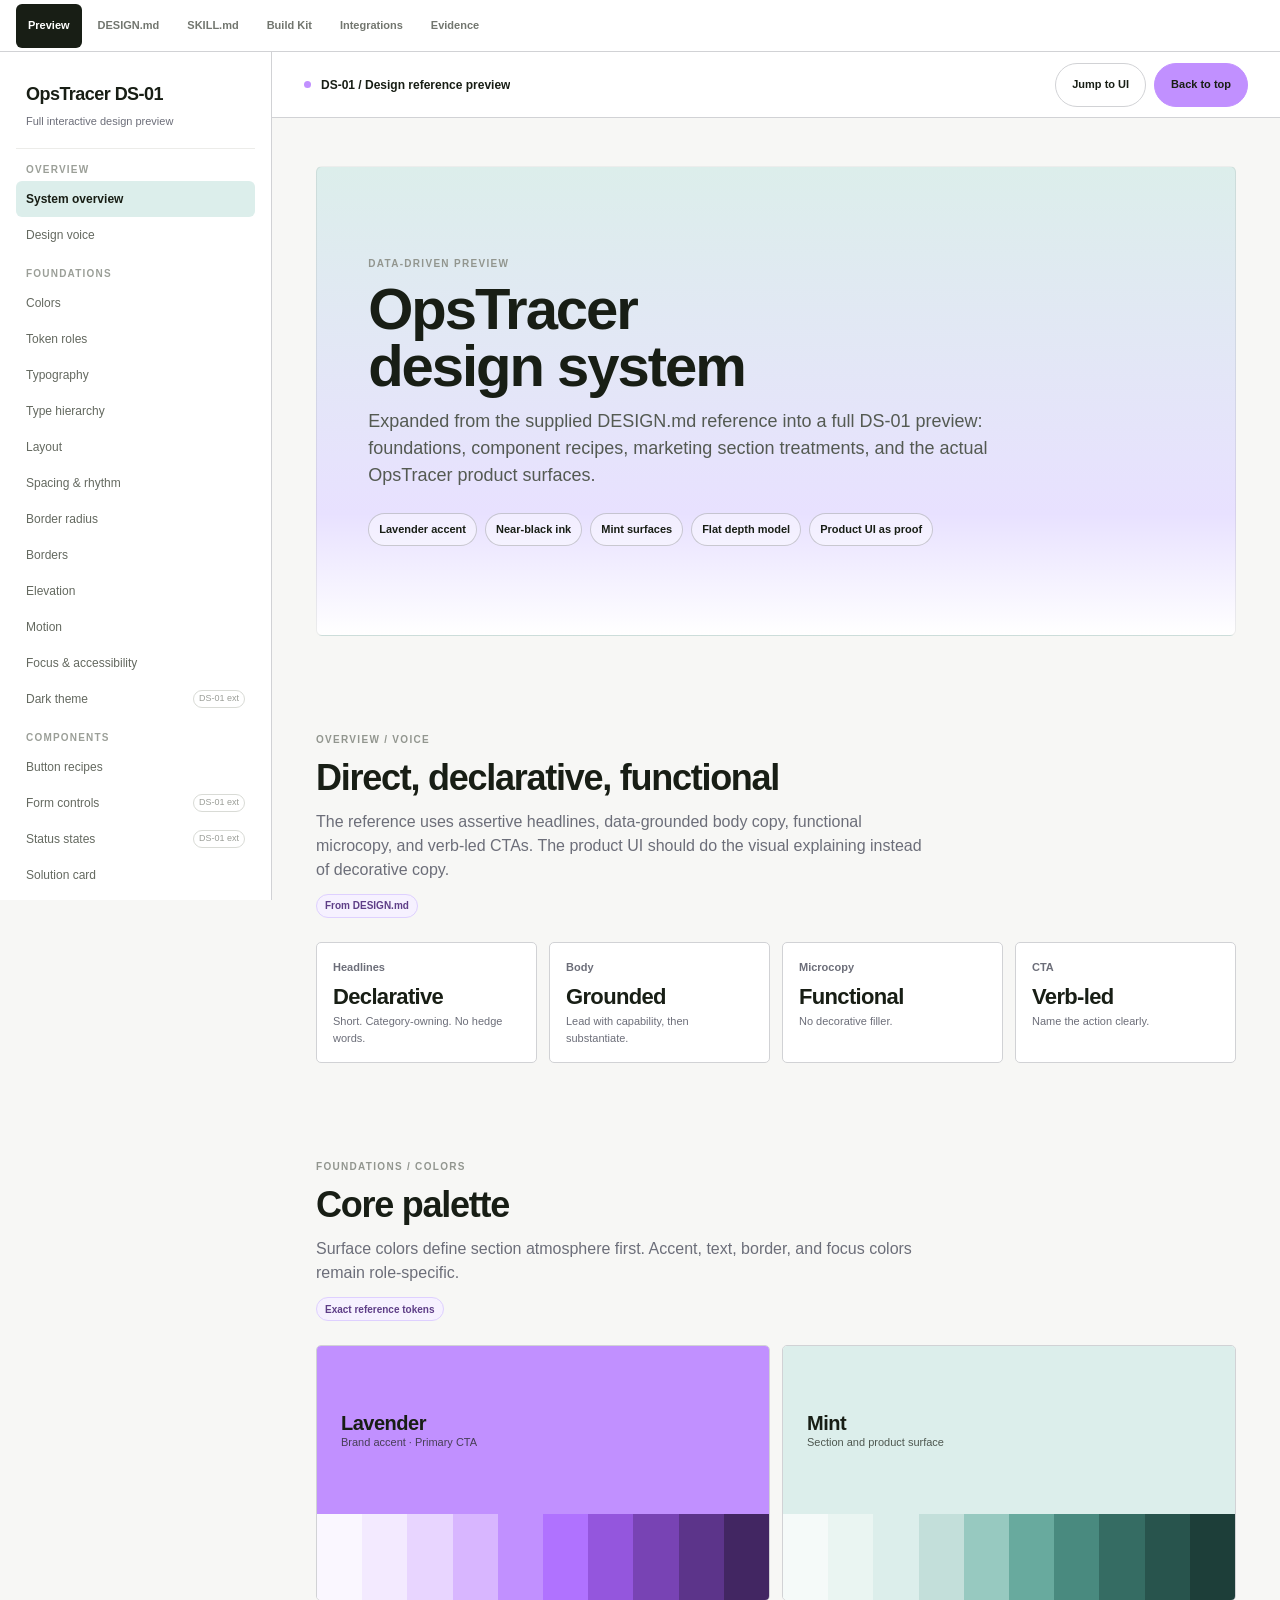
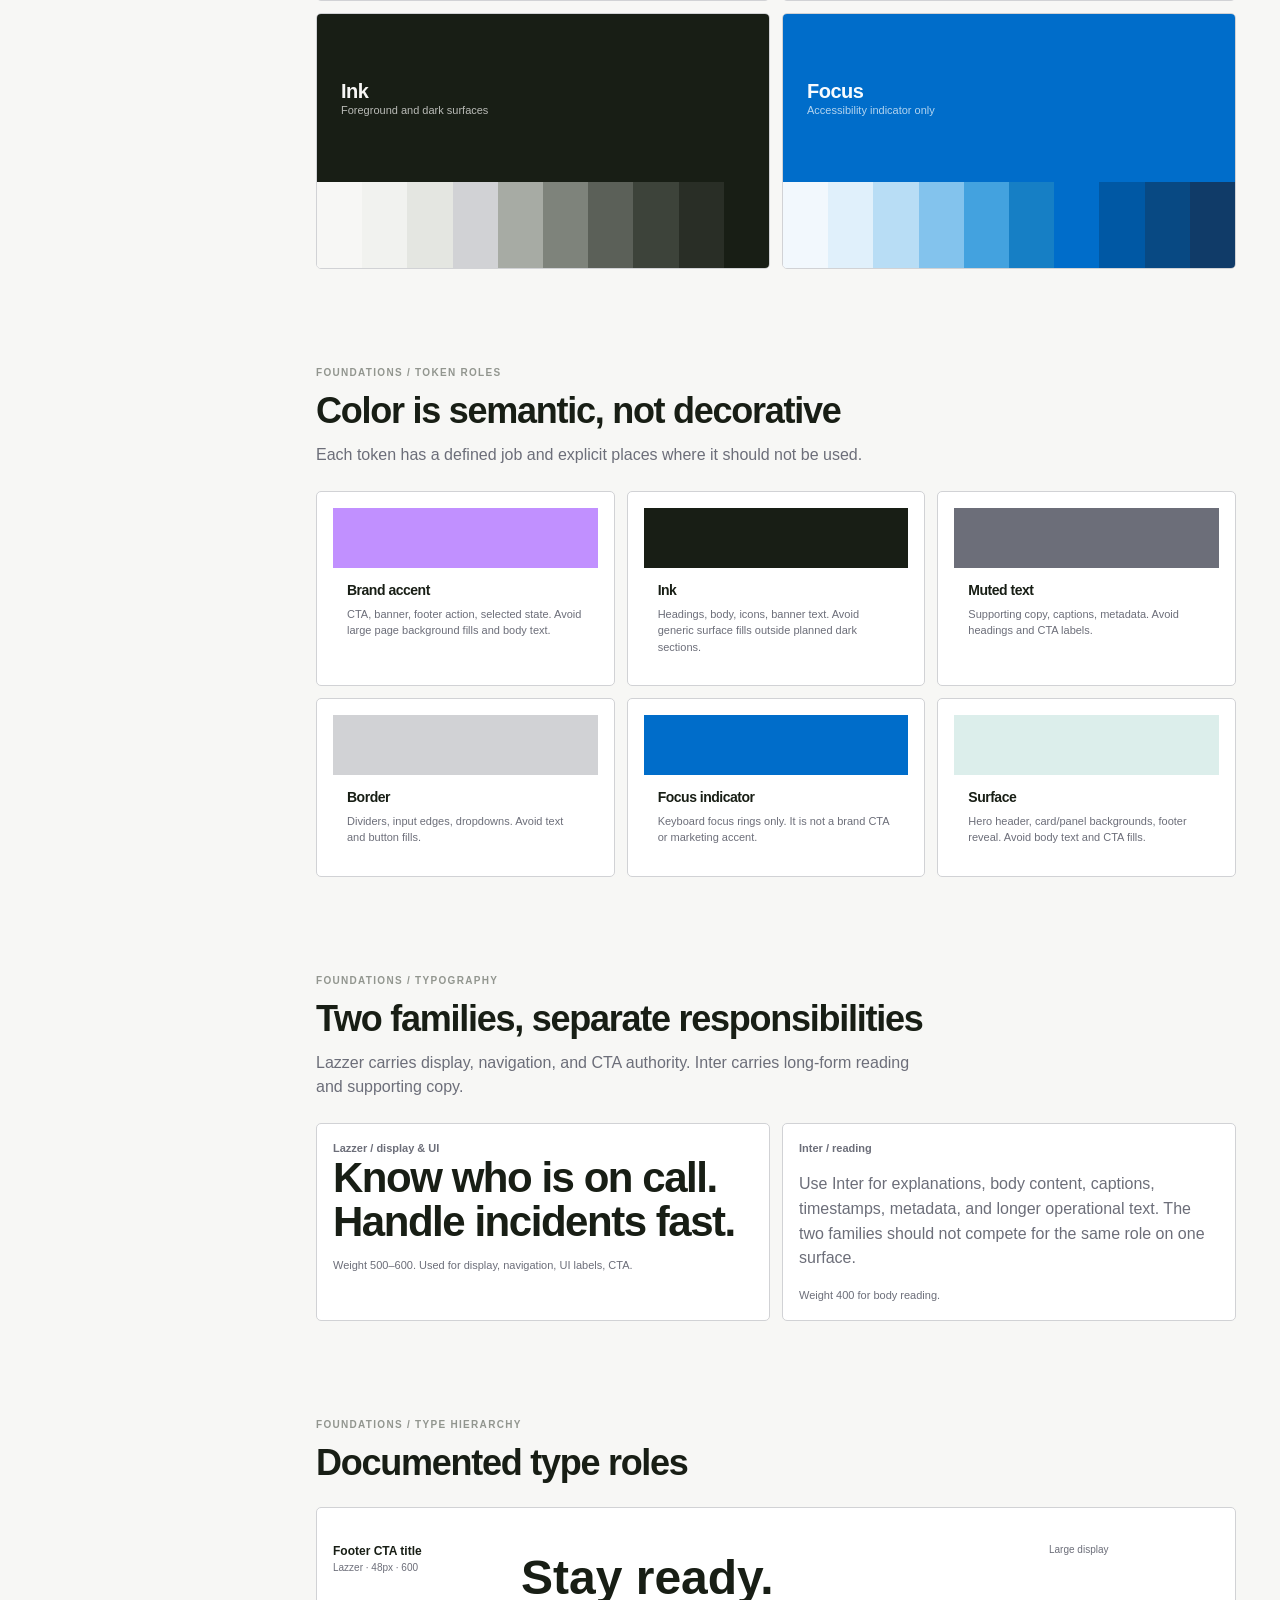
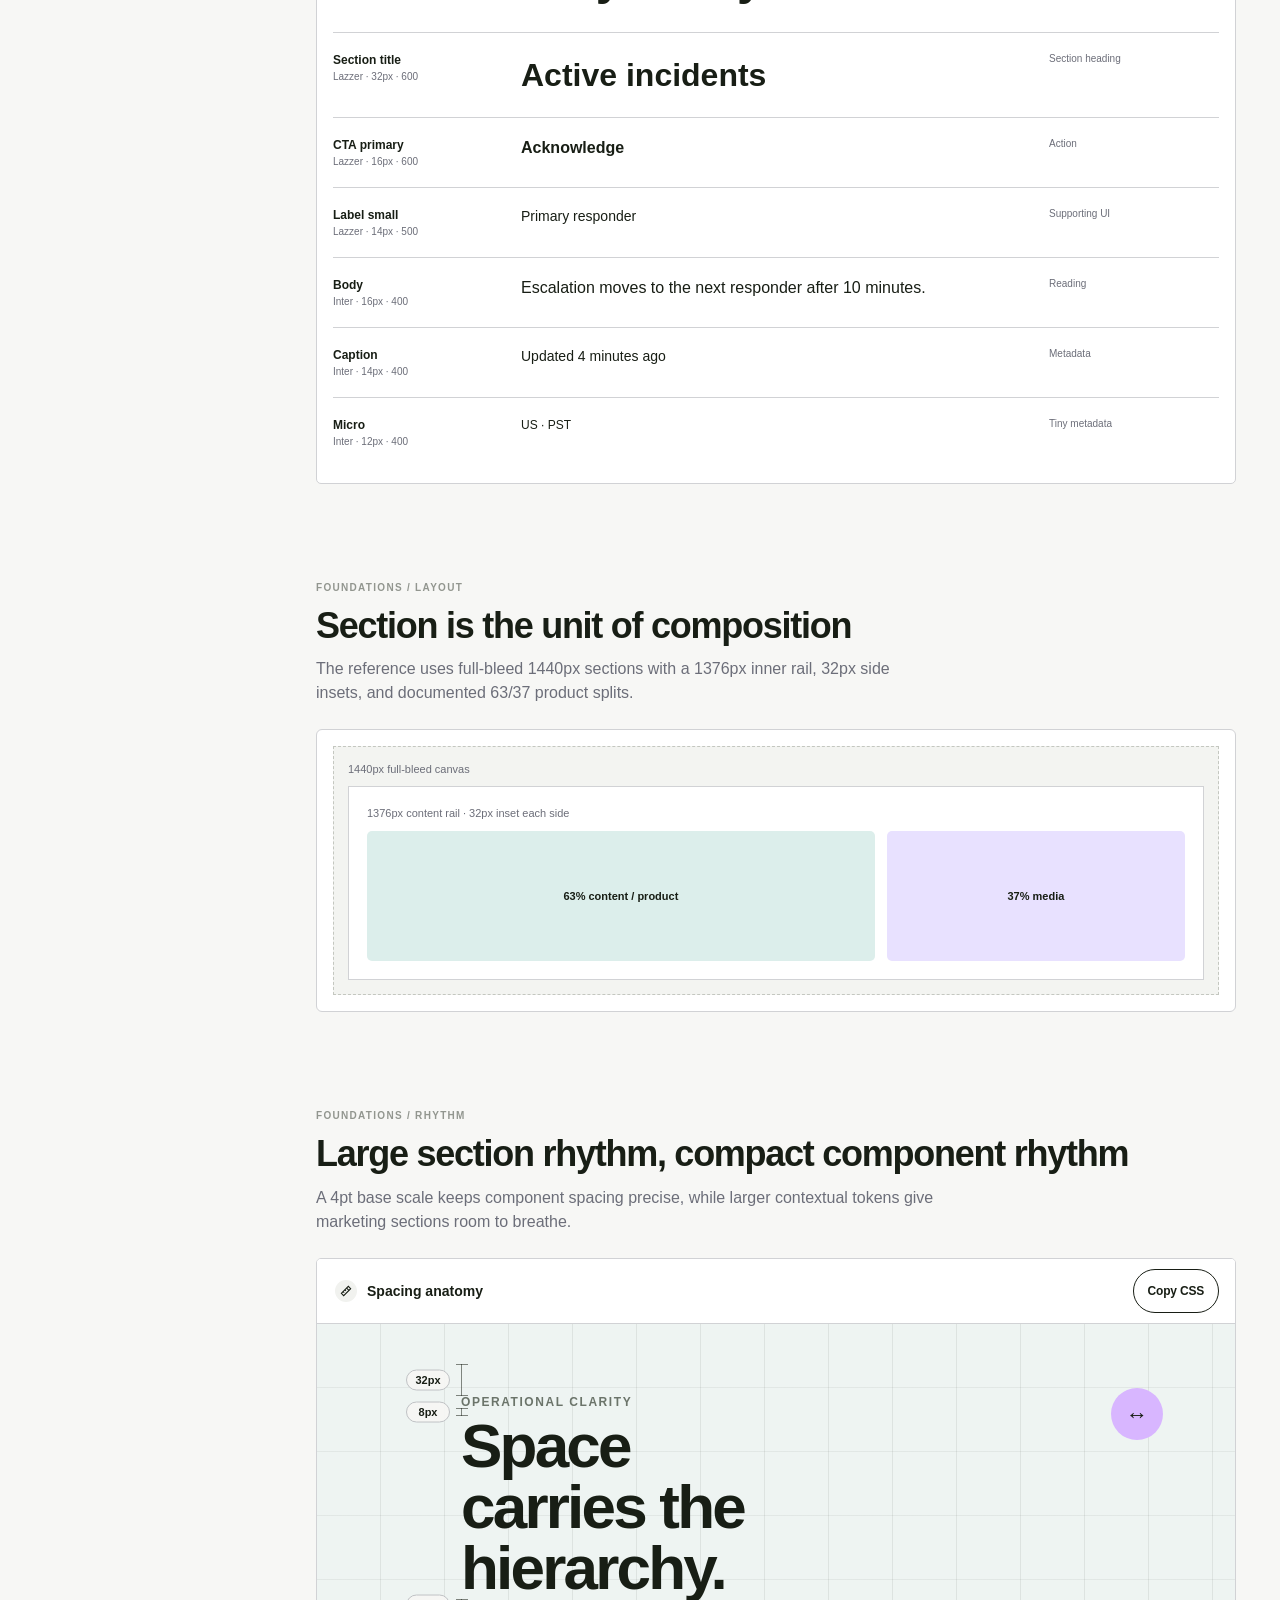
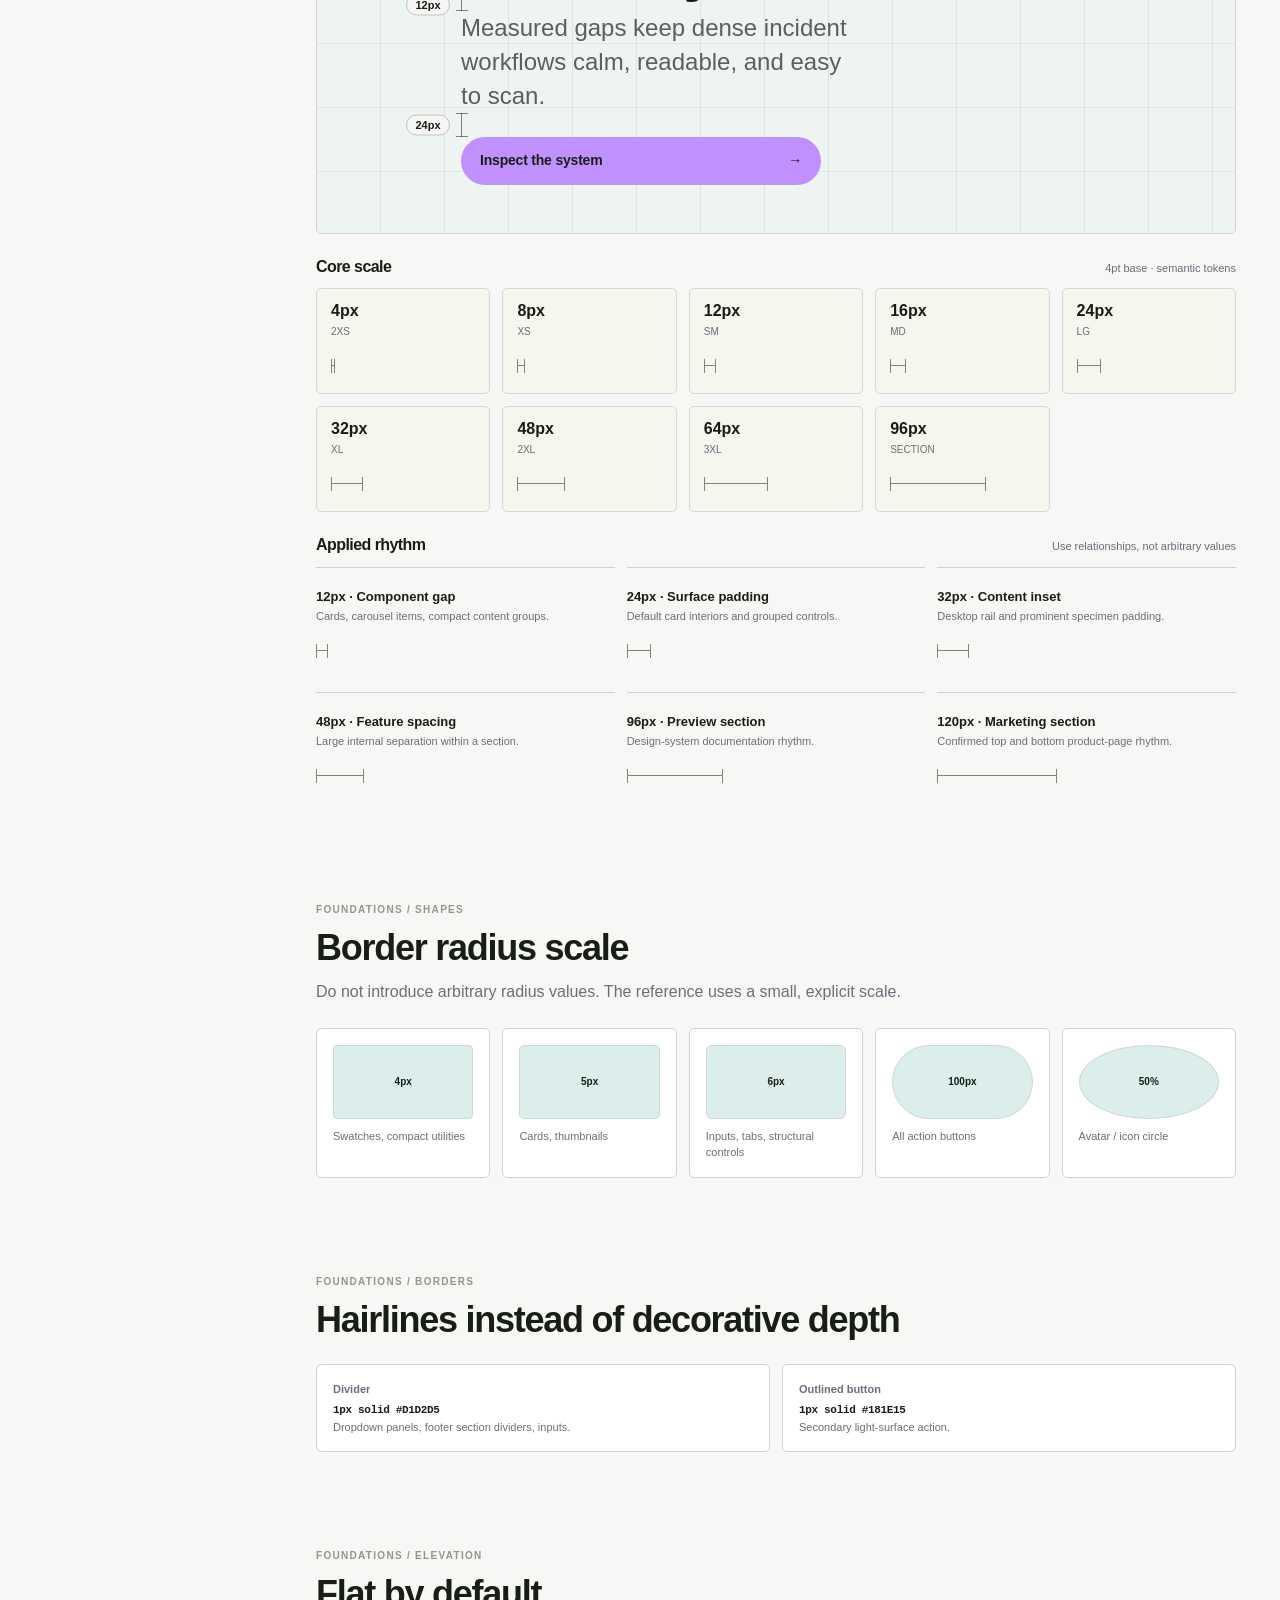
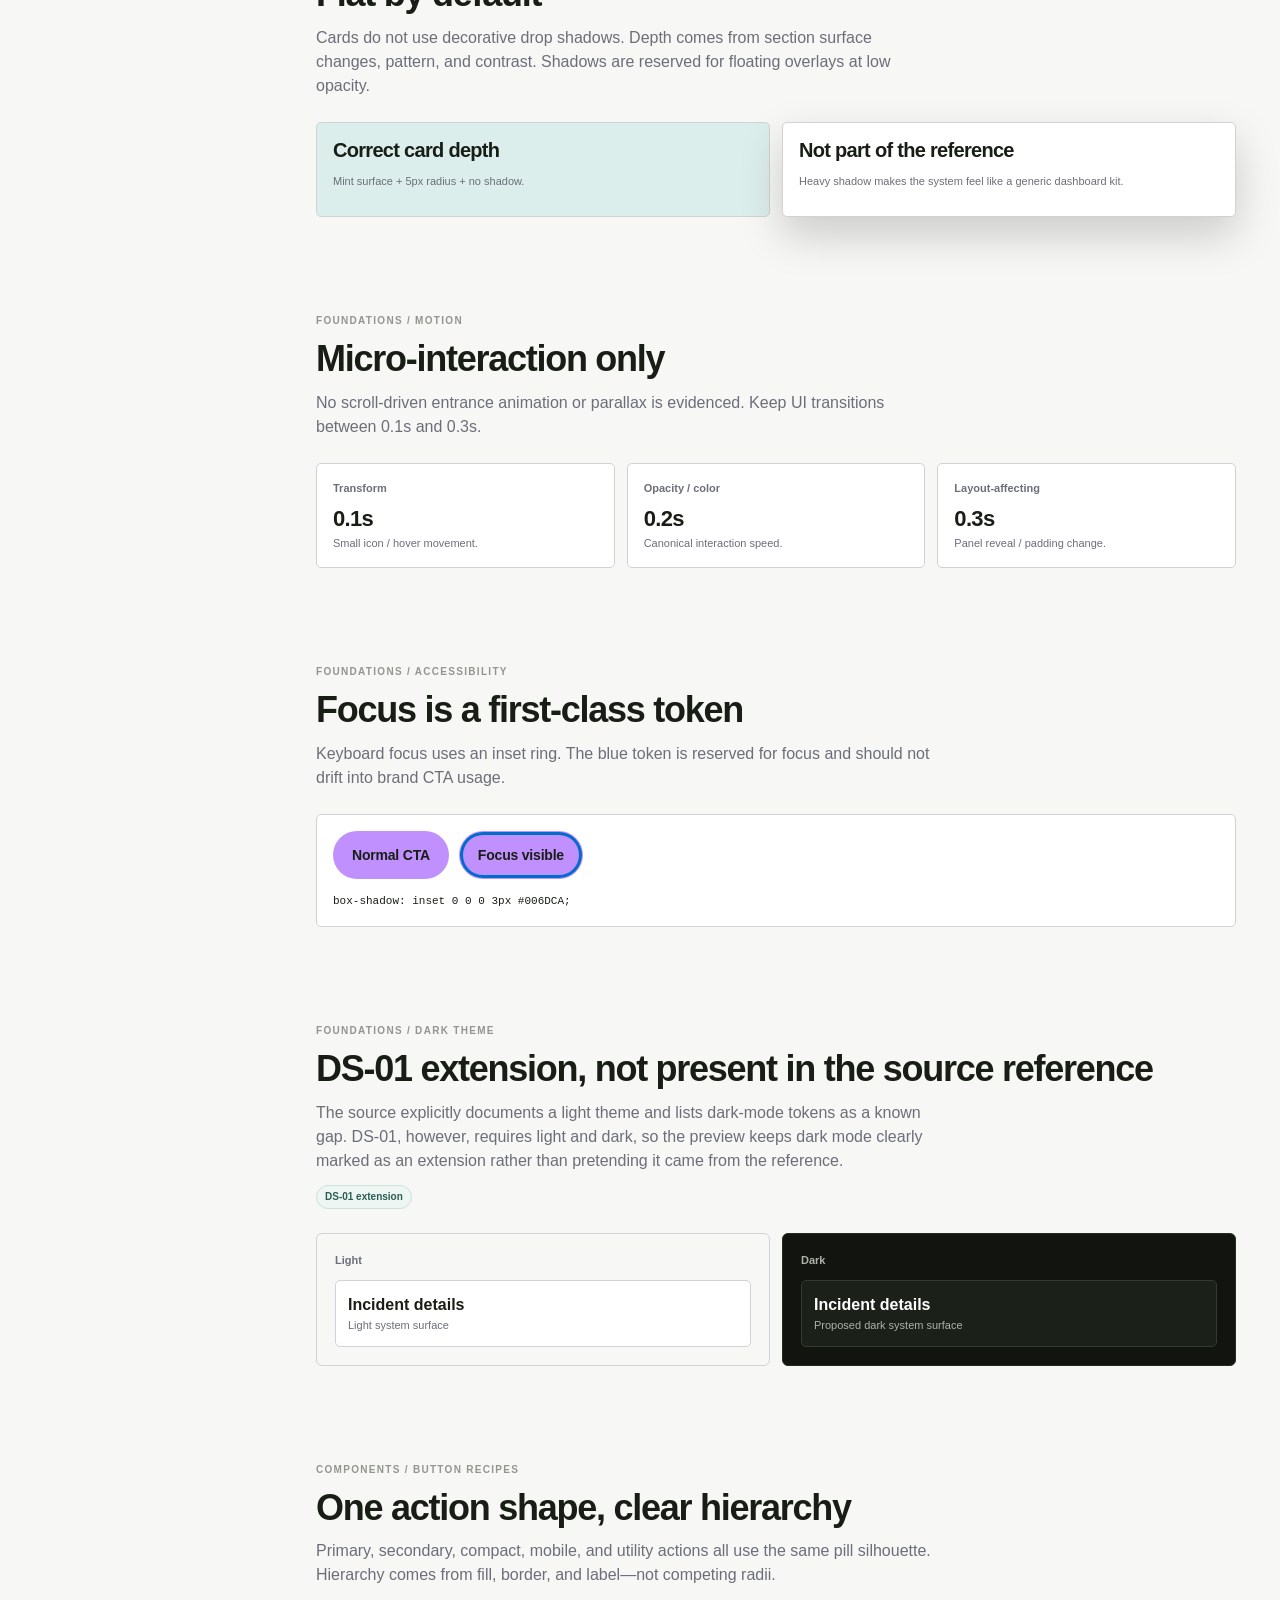
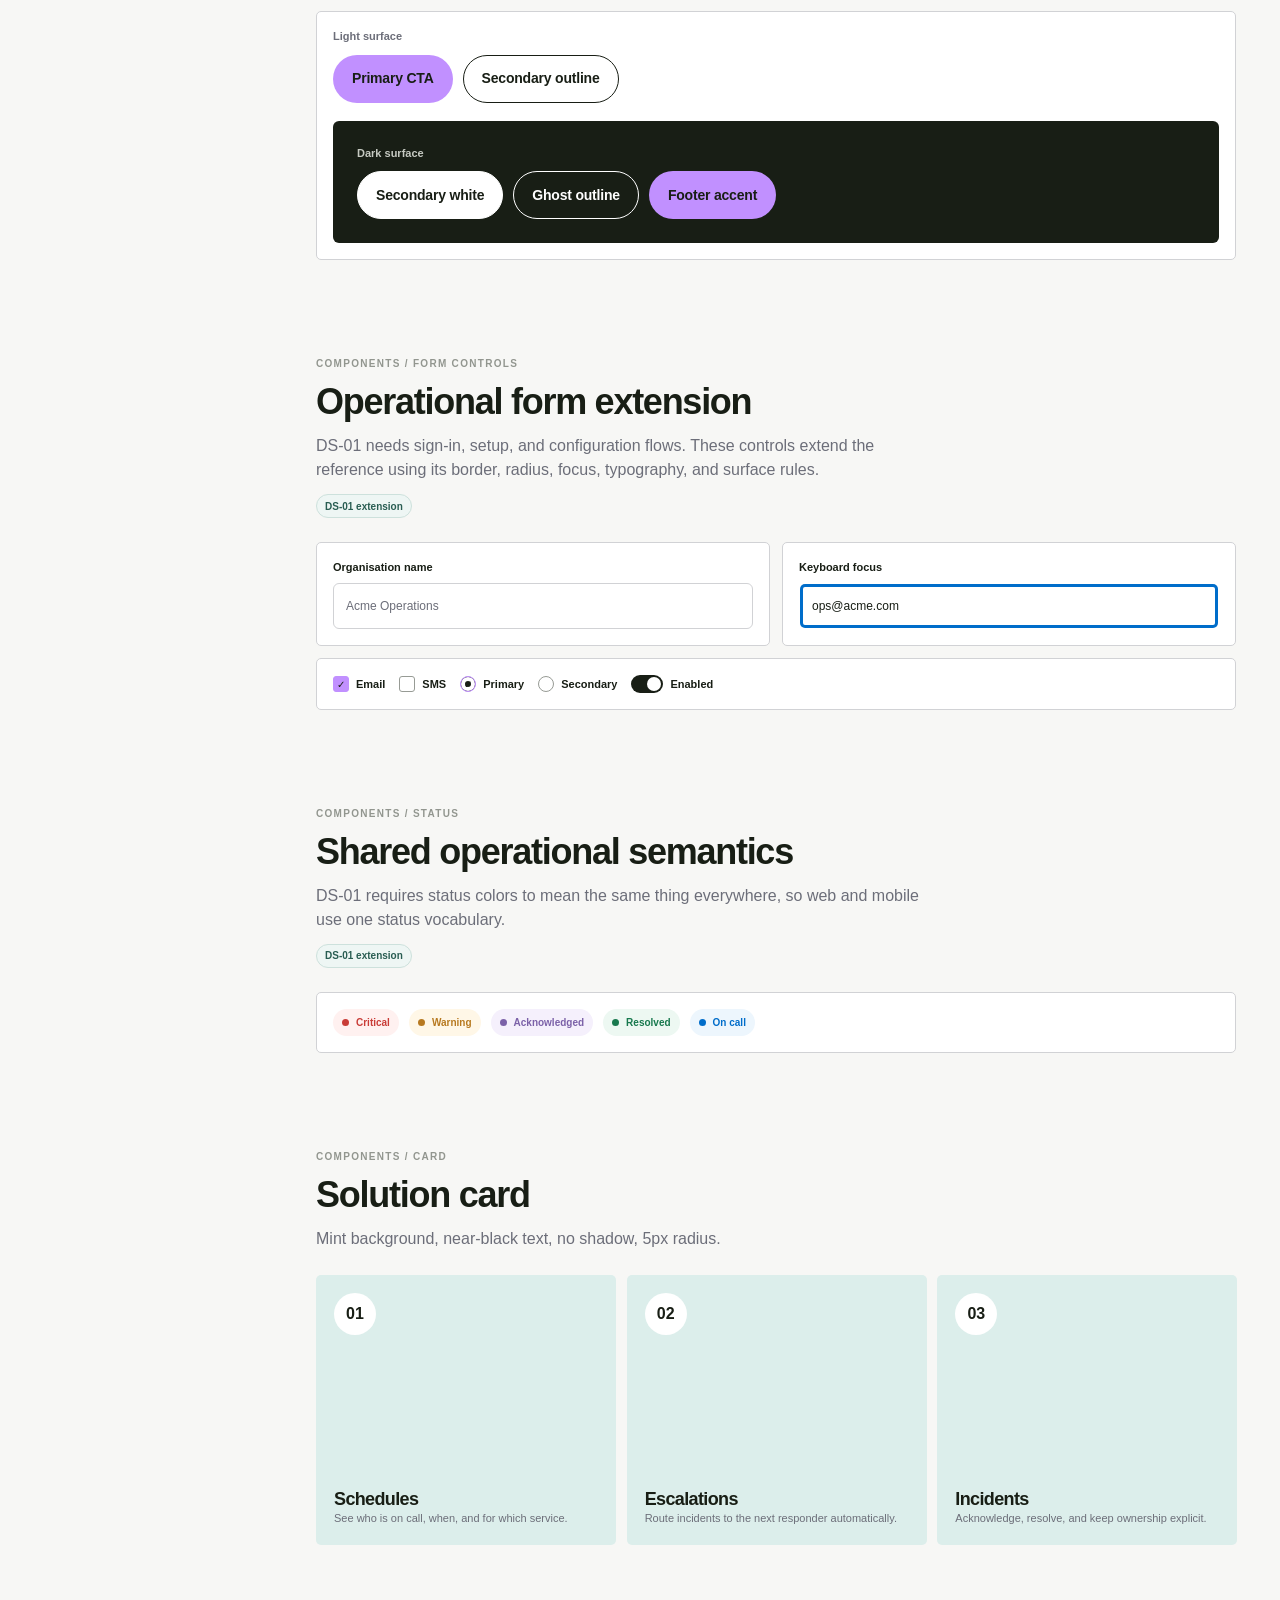
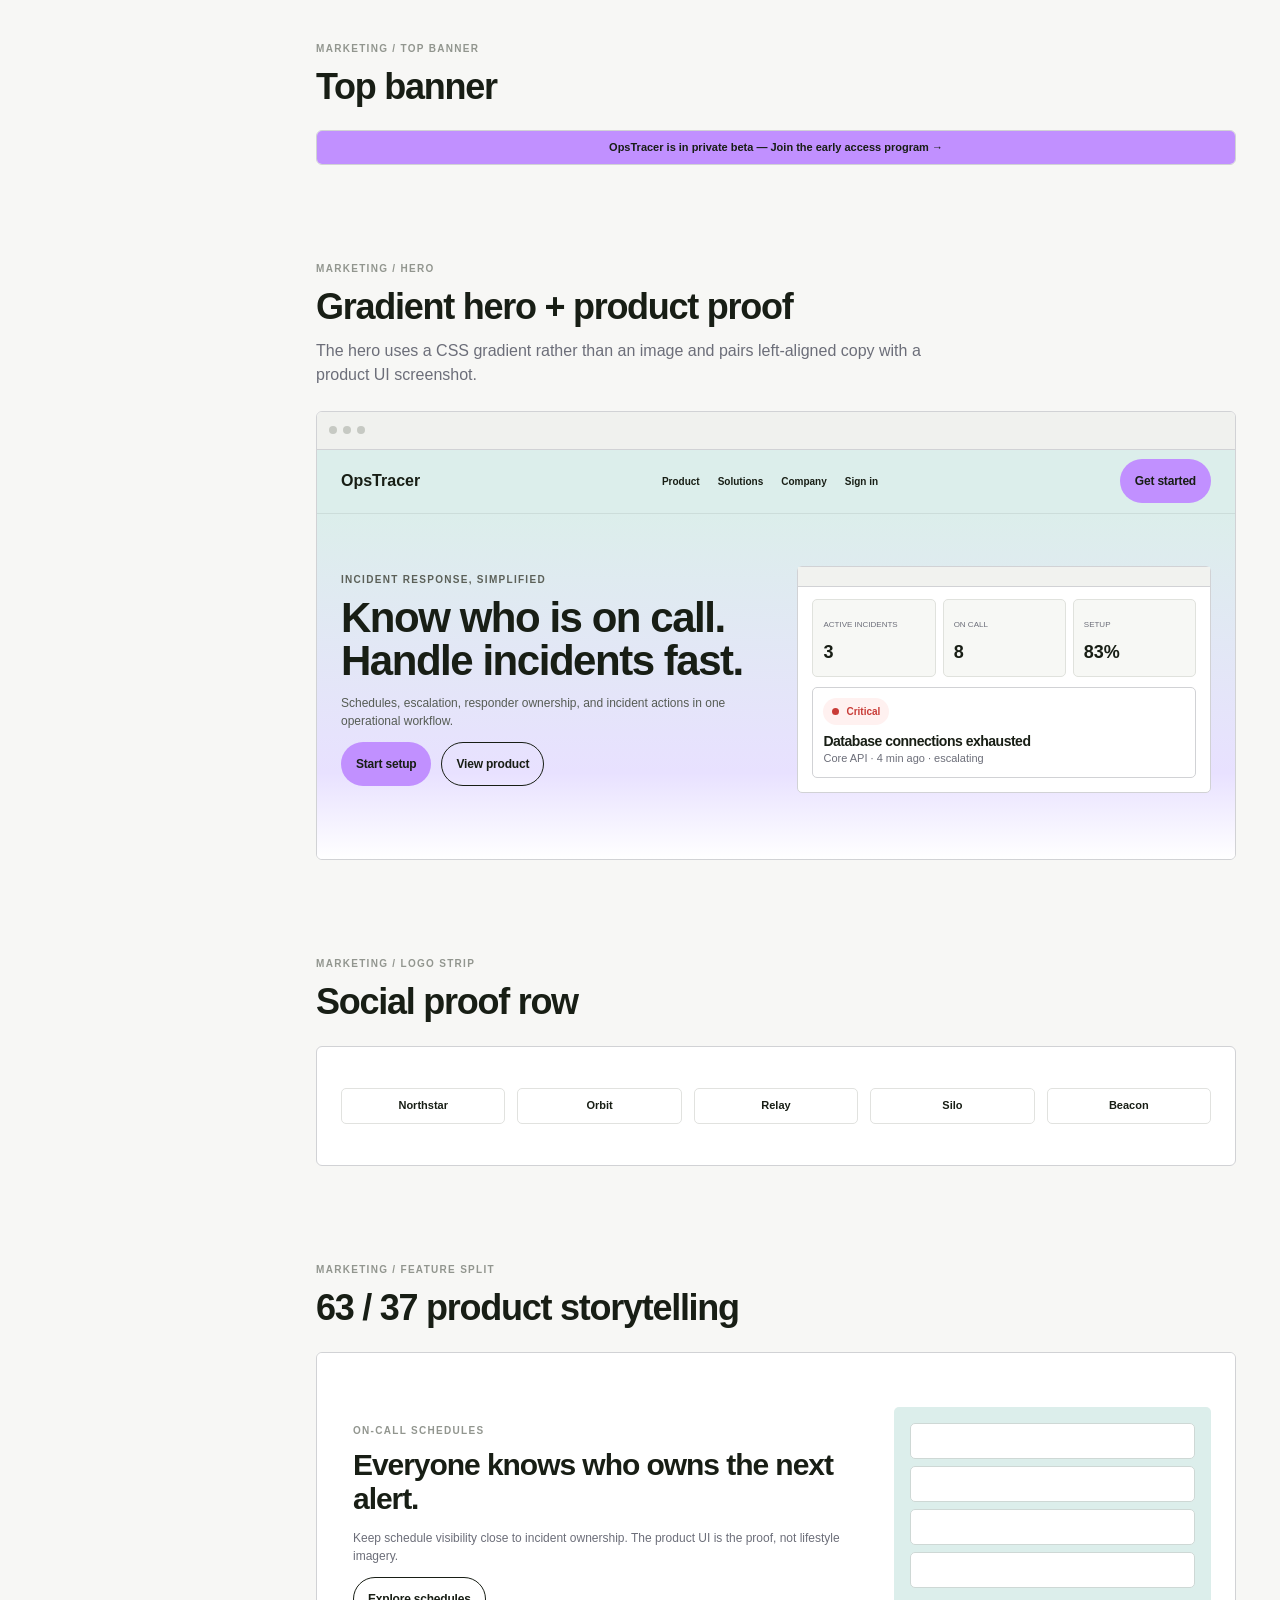
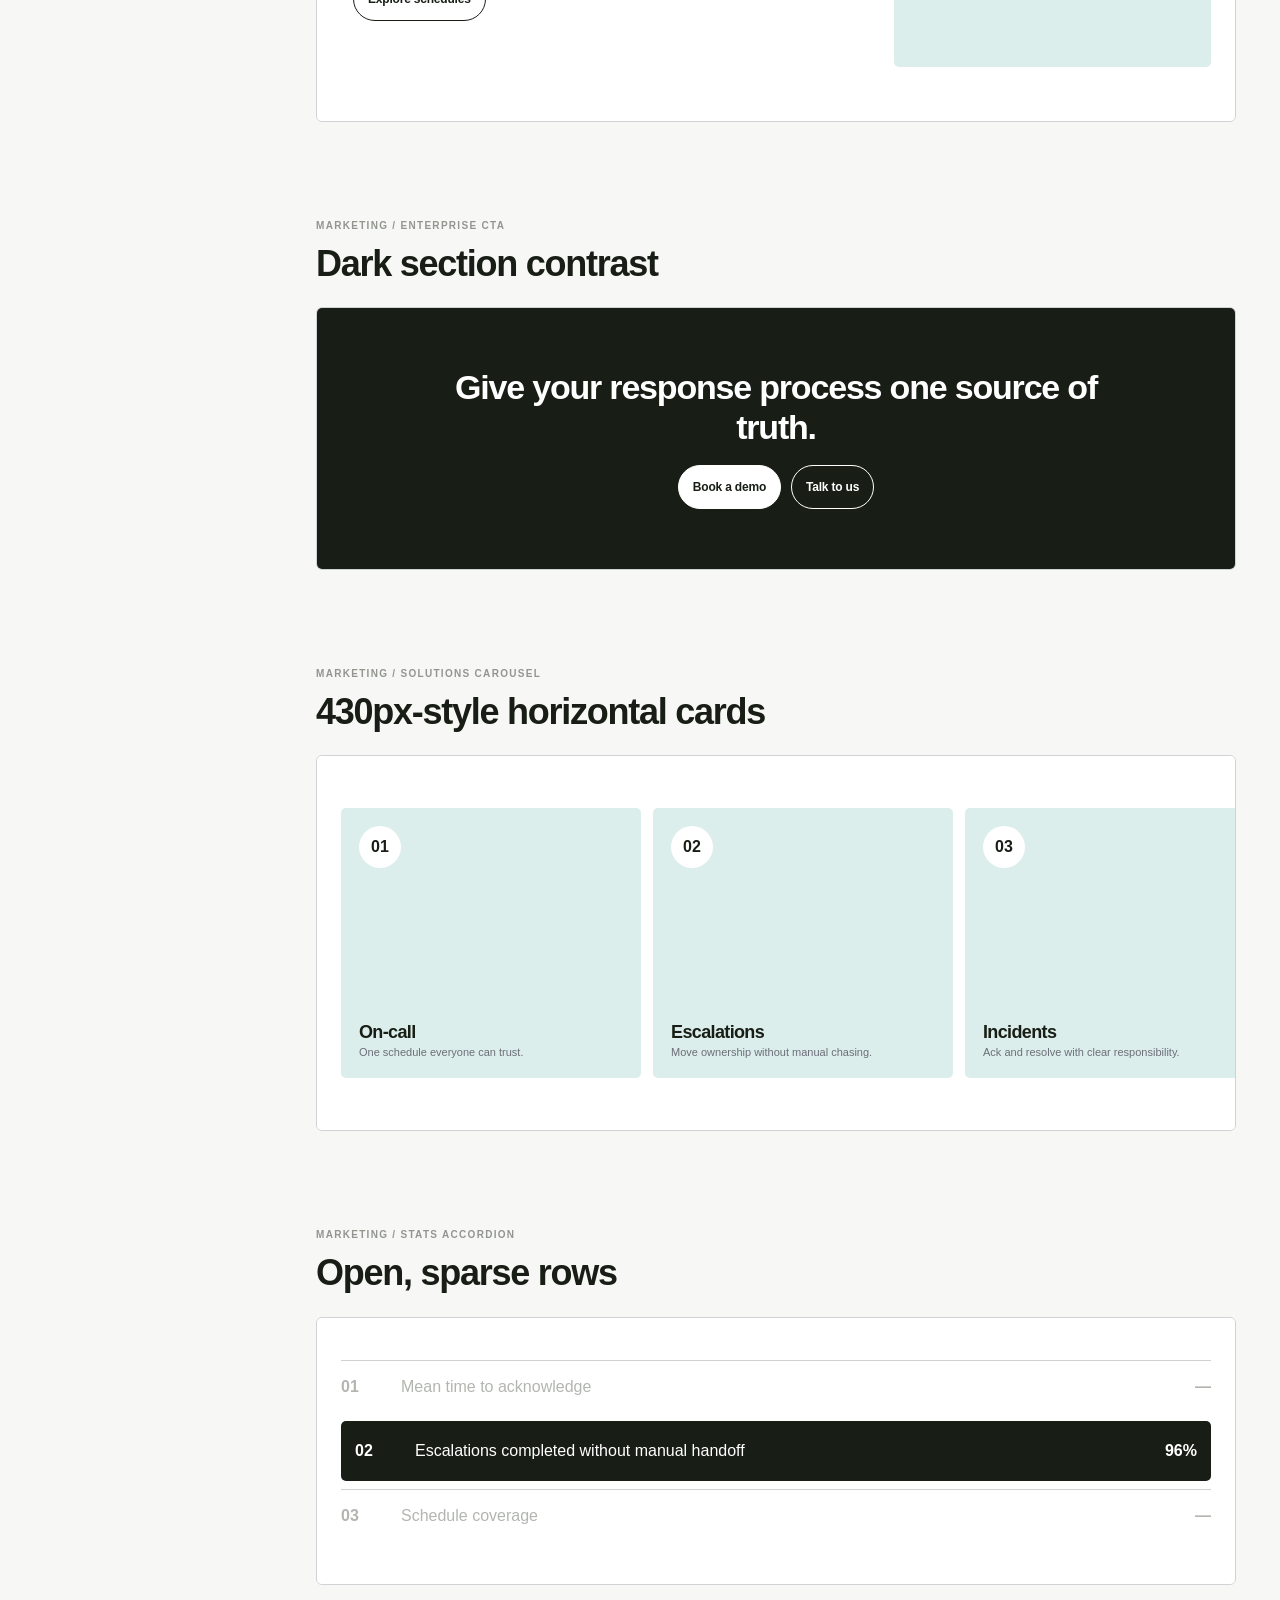
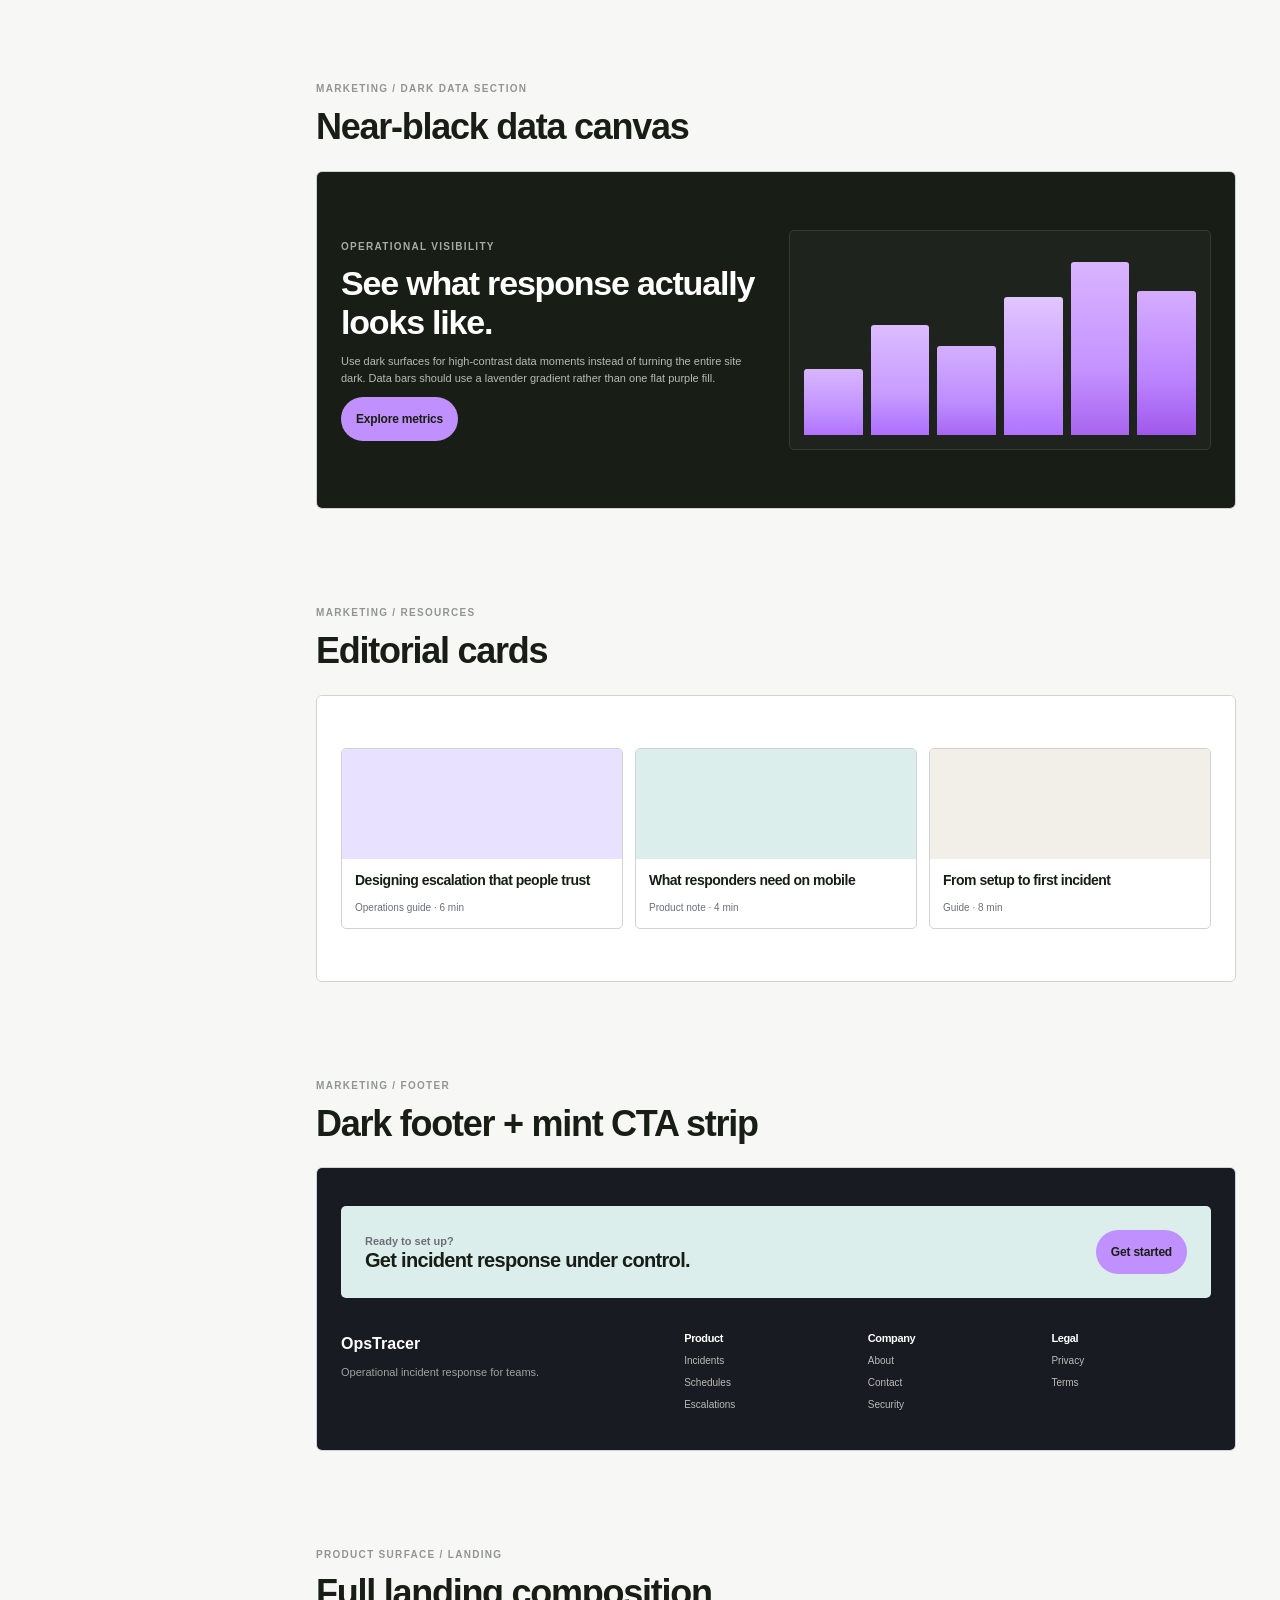
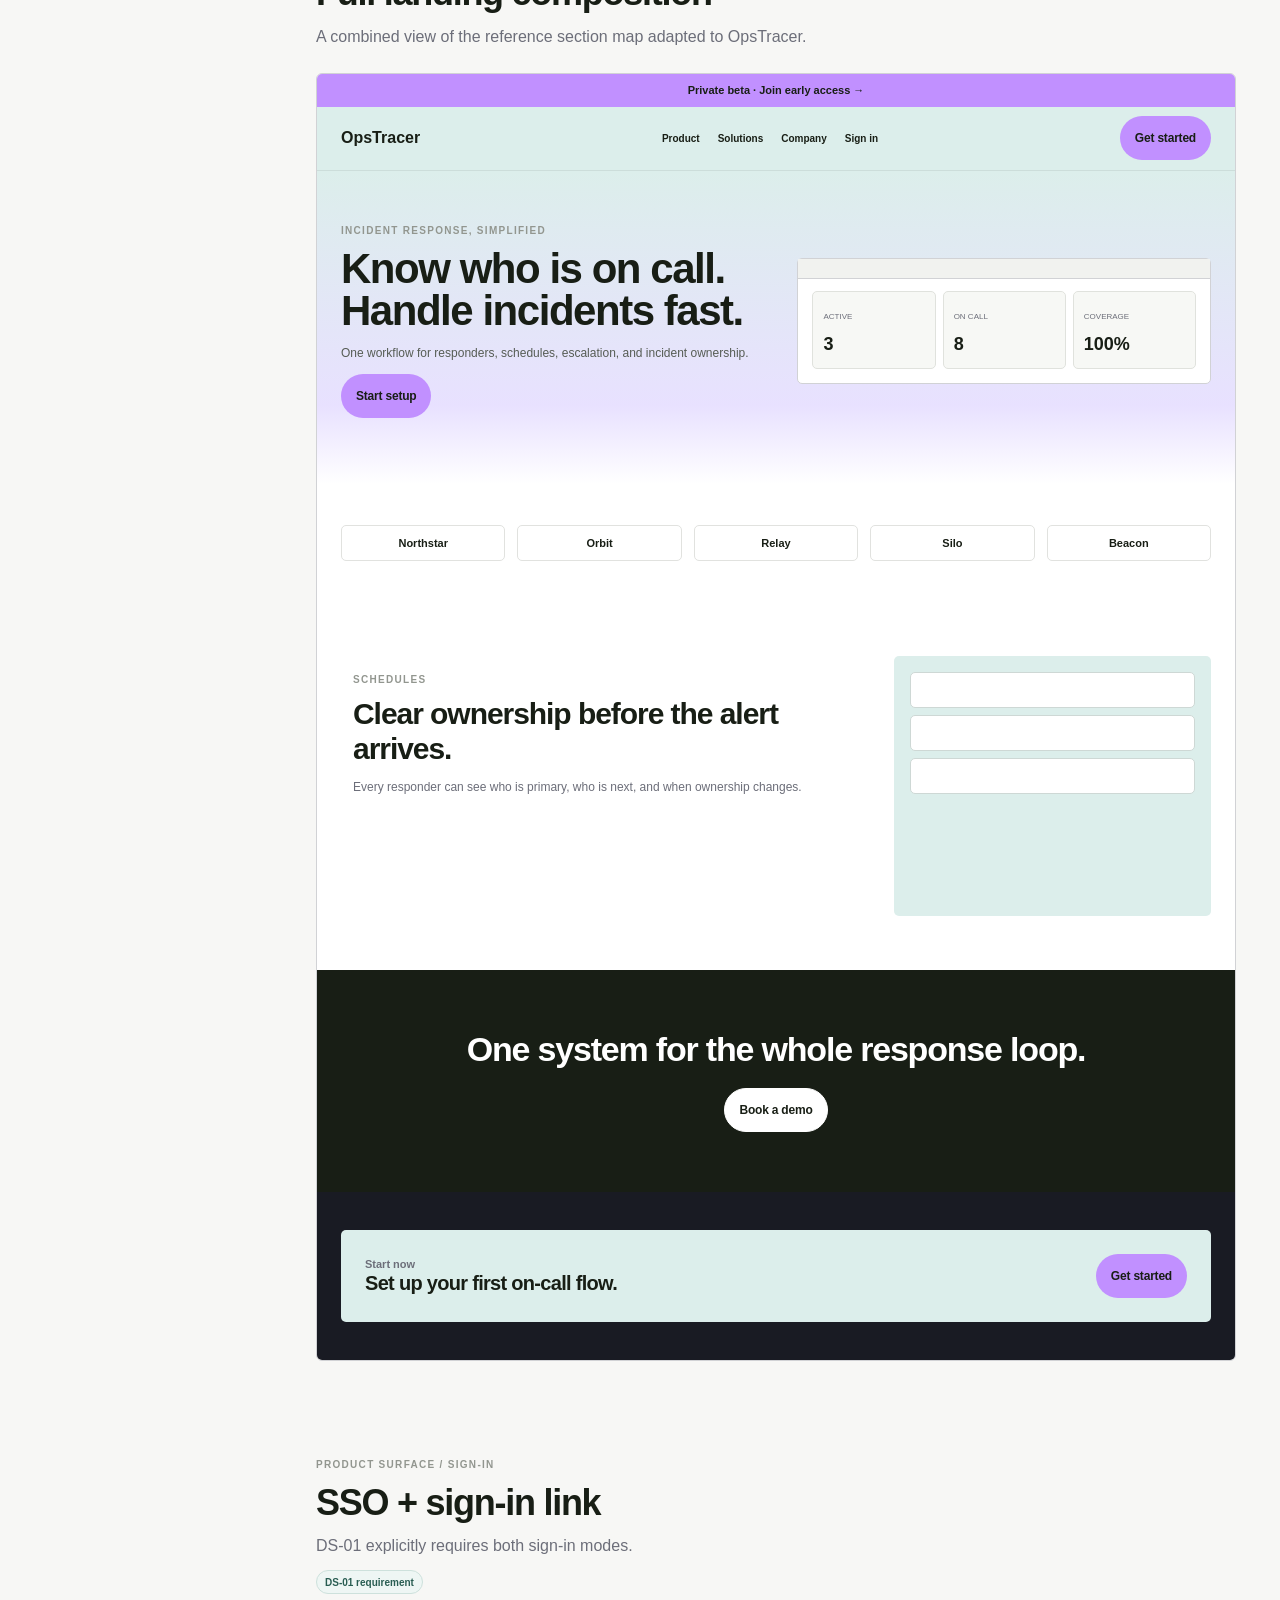
<file: DS-01-index-v7.html>
<!doctype html>
<html lang="en">
<head>
<meta charset="utf-8">
<meta name="viewport" content="width=device-width, initial-scale=1">
<title>OpsTracer DS-01 — Full Design System Preview</title>
<style>
:root{
  --accent:#c190ff;
  --accent-hover:#b072ff;
  --focus:#006dca;
  --border:#d1d2d5;
  --ink:#181e15;
  --muted:#6c6e79;
  --surface:#dceeeb;
  --lavender:#e8e1ff;
  --accent-soft:#d8b6ff;
  --white:#fff;
  --dark:#191b23;
  --bg:#f7f7f5;
  --soft:#f1f2ef;

  --critical:#c93c37;
  --warning:#b7791f;
  --ack:#7b61a8;
  --resolved:#18794e;

  --r-xs:5px;
  --r-sm:6px;
  --r-card:5px;
  --r-utility:4px;
  --r-pill:100px;
  --r-action:var(--r-pill);
  --r-control:var(--r-sm);
  --r-circle:50%;
  --action-h-default:48px;
  --action-h-compact:44px;

  --sidebar:272px;
}
*{box-sizing:border-box}
html{scroll-behavior:smooth}
body{
  margin:0;
  background:var(--bg);
  color:var(--ink);
  font-family:Inter,-apple-system,BlinkMacSystemFont,"Segoe UI",sans-serif;
  line-height:1.5;
}
h1,h2,h3,h4,.display,.ui{
  font-family:Lazzer,Inter,-apple-system,BlinkMacSystemFont,"Segoe UI",sans-serif;
}
a{color:inherit;text-decoration:none}
button,input,select{font:inherit}
button{cursor:pointer}
.shell{display:grid;grid-template-columns:var(--sidebar) minmax(0,1fr);min-height:100vh}
.sidebar{
  position:fixed;left:0;top:0;bottom:0;width:var(--sidebar);
  background:#fff;border-right:1px solid var(--border);
  overflow:auto;padding:24px 16px 40px;z-index:30;
}
.brand-lockup{padding:5px 10px 18px;border-bottom:1px solid #ecece9}
.brand-lockup strong{display:block;font-size:18px;letter-spacing:-.03em}
.brand-lockup span{font-size:11px;color:var(--muted)}
.nav-group{margin-top:18px}
.nav-label{padding:0 10px 6px;font-size:10px;line-height:1;text-transform:uppercase;letter-spacing:.12em;color:#9b9f98;font-weight:800}
.nav a{
  display:flex;align-items:center;justify-content:space-between;
  gap:8px;padding:7px 10px;margin:2px 0;border-radius:6px;
  font-size:12px;color:#646960;
}
.nav a:hover{background:#f4f5f2;color:var(--ink)}
.nav a.active{background:var(--surface);color:var(--ink);font-weight:800}
.nav .ext{font-size:9px;color:#9a9d97;border:1px solid #d9dbd6;border-radius:100px;padding:1px 5px}
.main{grid-column:2;min-width:0}
.topbar{
  height:66px;position:sticky;top:0;z-index:20;
  display:flex;align-items:center;justify-content:space-between;
  padding:0 34px;background:rgba(255,255,255,.94);
  backdrop-filter:blur(10px);border-bottom:1px solid var(--border);
}
.crumb{display:flex;align-items:center;gap:10px;font-size:12px;font-weight:800}
.dot{width:7px;height:7px;border-radius:50%;background:var(--accent)}
.top-actions{display:flex;gap:8px}
.top-btn{
  height:var(--action-h-compact);border:1px solid var(--border);background:#fff;border-radius:100px;
  padding:0 12px;font-size:11px;font-weight:800;color:var(--ink);
}
.top-btn.primary{background:var(--accent);border-color:var(--accent)}
.page{max-width:1210px;margin:0 auto;padding:54px 44px 120px}
.section{scroll-margin-top:92px;margin:0 0 92px}
.section-head{margin-bottom:24px}
.kicker{font-size:10px;text-transform:uppercase;letter-spacing:.13em;color:#92968f;font-weight:800;margin-bottom:10px}
h1,h2,h3,h4{margin:0;letter-spacing:-.035em}
h1{font-size:58px;line-height:.98;font-weight:600}
h2{font-size:36px;line-height:1.08;font-weight:600}
h3{font-size:20px;line-height:1.15;font-weight:600}
h4{font-size:14px;line-height:1.25;font-weight:600}
.lede{font-size:16px;color:var(--muted);max-width:780px;margin:13px 0 0}
.source-row{display:flex;flex-wrap:wrap;gap:7px;margin-top:16px}
.badge{
  display:inline-flex;align-items:center;height:24px;padding:0 8px;border-radius:100px;
  font-size:10px;font-weight:800;border:1px solid var(--border);background:#fff;
}
.badge.source{background:#f6f1ff;border-color:#ded0ff;color:#5e3e87}
.badge.ext{background:#eef6f4;border-color:#cde1dc;color:#295d52}
.rule{height:1px;background:var(--border);margin:28px 0}
.grid{display:grid;gap:12px}
.grid-2{grid-template-columns:repeat(2,minmax(0,1fr))}
.grid-3{grid-template-columns:repeat(3,minmax(0,1fr))}
.grid-4{grid-template-columns:repeat(4,minmax(0,1fr))}
.grid-5{grid-template-columns:repeat(5,minmax(0,1fr))}
.card{
  background:#fff;border:1px solid var(--border);border-radius:var(--r-card);padding:18px;
}
.card.flat{border:none}
.label{font-size:11px;font-weight:800;color:var(--muted)}
.value{font-size:22px;font-weight:800;letter-spacing:-.03em;margin-top:5px}
.small{font-size:11px;color:var(--muted)}
.mono{font-family:ui-monospace,SFMono-Regular,Menlo,Monaco,Consolas,monospace;font-size:11px}
.mono-block{
  background:#151812;color:#e9eee7;border-radius:6px;padding:16px;overflow:auto;
  font-family:ui-monospace,SFMono-Regular,Menlo,Monaco,Consolas,monospace;font-size:11px;line-height:1.7;
}
.callout{
  border:1px solid #ded0ff;background:#f8f4ff;padding:13px 15px;border-radius:5px;
  font-size:12px;color:#51445f;
}
.table-wrap{border:1px solid var(--border);background:#fff;border-radius:6px;overflow:hidden}
.table-row{
  display:grid;gap:12px;padding:12px 14px;border-bottom:1px solid var(--border);
  align-items:center;font-size:11px;
}
.table-row:last-child{border-bottom:none}
.table-head{background:#f4f5f2;color:var(--muted);font-weight:800}
.c4{grid-template-columns:1.4fr .8fr .8fr 1.3fr}
.c5{grid-template-columns:1.2fr .8fr .8fr .8fr 1.6fr}

/* Hero intro */
.intro{
  min-height:470px;display:flex;align-items:center;
  background:linear-gradient(180deg,var(--surface) 0%,var(--lavender) 74%,#fff 100%);
  border:1px solid rgba(24,30,21,.08);border-radius:6px;padding:46px;
}
.intro-copy{max-width:820px}
.intro .lede{font-size:18px;color:#545a52}
.intro-meta{display:flex;gap:9px;flex-wrap:wrap;margin-top:24px}
.intro-meta span{
  padding:7px 10px;border-radius:100px;border:1px solid rgba(24,30,21,.2);
  font-size:11px;font-weight:800;background:rgba(255,255,255,.42);
}

/* Color */
.color-family-grid{display:grid;grid-template-columns:repeat(2,minmax(0,1fr));gap:12px}
.color-family{min-width:0;border:1px solid var(--border);border-radius:5px;background:#fff}
.color-base{
  width:100%;height:168px;padding:24px;border:0;border-radius:4px 4px 0 0;
  display:flex;align-items:center;justify-content:space-between;gap:16px;
  background:var(--color);color:var(--on-color);text-align:left;
}
.color-base-copy{display:grid;gap:4px}
.color-base b{font-size:20px;line-height:1;letter-spacing:-.025em}
.color-base small{font-size:11px;line-height:1;color:currentColor;opacity:.72}
.color-hex{
  flex:0 0 auto;font-size:13px;font-weight:800;opacity:0;transform:translateY(4px);
  transition:opacity var(--transition-fast),transform var(--transition-fast);
}
.color-base:hover .color-hex,.color-base:focus-visible .color-hex,.color-base[data-copied="true"] .color-hex{opacity:1;transform:translateY(0)}
.color-strip{height:86px;display:grid;grid-template-columns:repeat(10,minmax(0,1fr))}
.color-shade{
  position:relative;min-width:0;border:0;padding:0;background:var(--shade);cursor:copy;
  transition:transform var(--transition-fast),filter var(--transition-fast);
}
.color-shade:first-child{border-radius:0 0 0 4px}.color-shade:last-child{border-radius:0 0 4px 0}
.color-shade::after{
  content:attr(data-hex);position:absolute;left:50%;bottom:calc(100% + 8px);z-index:4;
  transform:translate(-50%,4px);padding:5px 7px;border-radius:100px;
  background:var(--ink);color:#fff;font-size:9px;line-height:1;font-weight:800;white-space:nowrap;
  opacity:0;pointer-events:none;transition:opacity var(--transition-fast),transform var(--transition-fast);
}
.color-shade:hover,.color-shade:focus-visible{z-index:3;transform:translateY(-5px);filter:saturate(1.06)}
.color-shade:hover::after,.color-shade:focus-visible::after,.color-shade[data-copied="true"]::after{opacity:1;transform:translate(-50%,0)}
.color-shade[data-copied="true"]::after{content:"Copied"}
.role-card{padding:0;overflow:hidden}
.role-swatch{height:60px}
.role-body{padding:14px}
.role-body p{font-size:11px;color:var(--muted);margin:6px 0 0}

/* Typography */
.type-row{display:grid;grid-template-columns:170px 1fr 170px;gap:18px;align-items:start;padding:18px 0;border-bottom:1px solid var(--border)}
.type-row:last-child{border-bottom:none}
.type-name{font-size:12px;font-weight:800}
.type-sample{font-family:Lazzer,Inter,sans-serif;font-weight:600}
.type-spec{font-size:10px;color:var(--muted)}
.font-panel{padding:24px}
.font-big{font-family:Lazzer,Inter,sans-serif;font-size:42px;font-weight:600;line-height:1.04;letter-spacing:-.035em}
.font-body{font-size:16px;line-height:1.55;color:var(--muted)}

/* Layout */
.measure{height:58px;background:var(--surface);border-radius:5px;display:flex;align-items:center;justify-content:center;font-size:11px;font-weight:800}
.layout-diagram{background:#fff;border:1px solid var(--border);padding:16px;border-radius:6px}
.canvas{background:#f3f4f1;border:1px dashed #c4c7c0;padding:14px}
.rail{background:#fff;border:1px solid var(--border);padding:18px}
.columns{display:grid;grid-template-columns:63fr 37fr;gap:12px}
.col{min-height:130px;background:var(--surface);display:grid;place-items:center;font-size:11px;font-weight:800;border-radius:5px}
.col:nth-child(2){background:var(--lavender)}

/* Spacing specimen */
.spacing-demo{display:grid;gap:24px}
.spacing-board{border:1px solid var(--border);border-radius:5px;background:#fff;overflow:hidden}
.spacing-board-head{
  min-height:64px;padding:10px 16px 10px 18px;border-bottom:1px solid var(--border);
  display:flex;align-items:center;justify-content:space-between;gap:16px;background:#fff;
}
.spacing-board-title{display:flex;align-items:center;gap:10px;font-size:14px;font-weight:800}
.spacing-board-title svg{width:22px;height:22px;padding:4px;border-radius:50%;background:var(--soft)}
.spacing-stage{
  position:relative;min-height:500px;padding:40px clamp(24px,6vw,72px) 48px;overflow:hidden;
  background-color:#eef4f2;
  background-image:
    repeating-linear-gradient(90deg,transparent 0,transparent 63px,rgba(24,30,21,.08) 63px,rgba(24,30,21,.08) 64px),
    repeating-linear-gradient(180deg,transparent 0,transparent 63px,rgba(24,30,21,.06) 63px,rgba(24,30,21,.06) 64px);
}
.spacing-stage::after{
  content:"↔";position:absolute;right:clamp(24px,6vw,72px);top:64px;width:52px;height:52px;
  display:grid;place-items:center;border-radius:50%;background:var(--accent-soft);color:var(--ink);
  font-size:22px;font-weight:800;
}
.spacing-specimen{width:min(620px,calc(100% - 72px));margin-left:72px}
.space-gap{height:var(--gap);position:relative;border-left:1px solid rgba(24,30,21,.52)}
.space-gap::before,.space-gap::after{
  content:"";position:absolute;left:-6px;width:12px;border-top:1px solid rgba(24,30,21,.52)
}
.space-gap::before{top:0}.space-gap::after{bottom:0}
.gap-label{
  position:absolute;right:calc(100% + 12px);top:50%;transform:translateY(-50%);
  min-width:44px;padding:4px 8px;border:1px solid color-mix(in oklch,var(--border),var(--ink) 8%);
  border-radius:100px;background:rgba(247,247,245,.92);color:var(--ink);
  font-size:11px;line-height:1;font-weight:800;text-align:center;white-space:nowrap;
}
.spacing-eyebrow{font-size:12px;line-height:1;text-transform:uppercase;letter-spacing:.13em;color:#6b746a;font-weight:800}
.spacing-title{font-size:clamp(40px,5vw,62px);line-height:.98;letter-spacing:-.045em;font-weight:600;max-width:9ch}
.spacing-copy{margin:0;max-width:30ch;font-size:clamp(17px,2vw,24px);line-height:1.42;color:#596159}
.spacing-cta{width:min(360px,100%);display:inline-flex;align-items:center;justify-content:space-between}
.spacing-groups{display:grid;gap:24px}
.spacing-group{display:grid;gap:12px}
.spacing-group-head{display:flex;align-items:baseline;justify-content:space-between;gap:12px}
.spacing-group-head h3{font-size:16px}
.spacing-group-head span{font-size:11px;color:var(--muted)}
.space-token-grid{display:grid;grid-template-columns:repeat(5,minmax(0,1fr));gap:12px}
.space-token{
  min-width:0;min-height:104px;padding:14px;border:1px solid color-mix(in oklch,var(--border),var(--surface) 22%);
  border-radius:5px;background:color-mix(in oklch,var(--surface),#fff 52%);
}
.space-token b{display:block;font-size:16px;line-height:1}.space-token small{display:block;margin-top:5px;color:var(--muted);font-size:10px}
.space-ruler{height:28px;margin-top:12px;display:flex;align-items:center}
.space-ruler i{position:relative;display:block;width:min(var(--ruler),100%);min-width:4px;border-top:1px solid #7d857c}
.space-ruler i::before,.space-ruler i::after{content:"";position:absolute;top:-7px;height:14px;border-left:1px solid #7d857c}
.space-ruler i::before{left:0}.space-ruler i::after{right:0}
.space-context-grid{display:grid;grid-template-columns:repeat(3,minmax(0,1fr));gap:12px}
.space-context{display:grid;gap:12px;padding:16px 0;border-top:1px solid var(--border)}
.space-context strong{font-size:13px}.space-context p{margin:0;font-size:11px;color:var(--muted)}
.space-context .space-ruler{margin-top:0}

/* buttons */
.btn-row{display:flex;gap:10px;flex-wrap:wrap;align-items:center}
.btn{
  height:var(--action-h-default);border-radius:100px;padding:0 18px;font-weight:600;font-size:14px;letter-spacing:-.2px;
  border:1px solid transparent;background:#fff;color:var(--ink);
}
.btn.primary{background:var(--accent)}
.btn.primary:hover{background:var(--accent-hover)}
.btn.outline-dark{border-color:var(--ink);background:transparent}
.btn.white{background:#fff;border-color:#fff}
.btn.ghost-white{background:transparent;color:#fff;border-color:#fff}
.btn.compact{height:var(--action-h-compact);font-size:12px;padding:0 14px}
.btn.focus-demo{box-shadow:inset 0 0 0 3px var(--focus)}
.dark-demo{background:var(--ink);padding:24px;border-radius:6px}

/* Status and product extension */
.chip{
  display:inline-flex;align-items:center;gap:7px;padding:6px 9px;border-radius:100px;
  font-size:10px;font-weight:800;
}
.chip::before{content:"";width:7px;height:7px;border-radius:50%;background:currentColor}
.critical{color:var(--critical);background:#fff1f0}
.ack{color:var(--ack);background:#f5f0fc}
.resolved{color:var(--resolved);background:#edf8f2}
.warning{color:var(--warning);background:#fff7e7}
.info{color:var(--focus);background:#edf6fd}

/* inputs */
.field{display:grid;gap:7px}
.field label{font-size:11px;font-weight:800}
.input{
  height:46px;border:1px solid var(--border);border-radius:6px;background:#fff;
  padding:0 12px;display:flex;align-items:center;font-size:12px;color:var(--muted);
}
.input.focus{box-shadow:inset 0 0 0 3px var(--focus);border-color:transparent;color:var(--ink)}
.control-row{display:flex;gap:14px;align-items:center;flex-wrap:wrap}
.check,.radio,.switch{display:inline-flex;gap:7px;align-items:center;font-size:11px;font-weight:700}
.box{width:16px;height:16px;border:1px solid #979b95;border-radius:3px;background:#fff}
.box.on{background:var(--accent);border-color:var(--accent);position:relative}
.box.on:after{content:"✓";position:absolute;inset:0;display:grid;place-items:center;font-size:10px;font-weight:900}
.radio .box{border-radius:50%}.radio .box.on{box-shadow:inset 0 0 0 4px #fff;background:var(--ink)}
.switch-track{width:32px;height:18px;border-radius:100px;background:#cfd2cc;padding:2px}
.switch-track i{display:block;width:14px;height:14px;background:#fff;border-radius:50%}
.switch-track.on{background:var(--ink)}.switch-track.on i{margin-left:14px}

/* radius */
.radius-demo{height:74px;background:var(--surface);border:1px solid #cbd8d5;display:grid;place-items:center;font-size:10px;font-weight:800}

/* section treatment marketing demos */
.demo-frame{background:#fff;border:1px solid var(--border);border-radius:6px;overflow:hidden}
.browserbar{height:38px;background:#f0f1ee;border-bottom:1px solid var(--border);display:flex;align-items:center;padding:0 12px;gap:6px}
.browserbar i{width:8px;height:8px;border-radius:50%;background:#c6c9c3}
.marketing-banner{background:var(--accent);padding:8px 16px;text-align:center;font-size:11px;font-weight:800}
.marketing-nav{height:64px;background:var(--surface);display:flex;align-items:center;justify-content:space-between;padding:0 24px;border-bottom:1px solid rgba(24,30,21,.08)}
.marketing-nav .links{display:flex;gap:18px;font-size:10px;font-weight:800}
.marketing-hero{
  background:linear-gradient(180deg,var(--surface) 0%,var(--lavender) 75%,#fff 100%);
  display:grid;grid-template-columns:1.02fr .98fr;gap:26px;padding:52px 24px 66px;align-items:center;
}
.marketing-hero h3{font-size:42px;line-height:1.01}
.marketing-hero p{font-size:12px;color:#565c54;max-width:500px}
.product-window{background:#fff;border:1px solid var(--border);padding:14px;border-radius:5px}
.product-window .bar{height:20px;background:#f1f2ef;margin:-14px -14px 12px;border-bottom:1px solid var(--border)}
.mini-metrics{display:grid;grid-template-columns:repeat(3,1fr);gap:7px}
.mini-metric{background:#f7f8f5;padding:10px;border:1px solid #e0e2dd;border-radius:5px}
.mini-metric span{font-size:8px;color:var(--muted)}.mini-metric b{display:block;font-size:18px;margin-top:5px}
.logo-strip{height:118px;display:grid;grid-template-columns:repeat(5,1fr);align-items:center;gap:12px;padding:0 24px}
.fake-logo{height:36px;display:grid;place-items:center;border:1px solid #e1e2df;border-radius:5px;font-weight:900;font-size:11px}
.feature-split{display:grid;grid-template-columns:63fr 37fr;gap:12px;padding:54px 24px;background:#fff}
.feature-copy{padding:16px 12px}.feature-copy h3{font-size:30px}.feature-copy p{font-size:12px;color:var(--muted)}
.feature-ui{background:var(--surface);min-height:260px;padding:16px;border-radius:5px}
.panel-list{display:grid;gap:7px}.panel-line{height:36px;background:#fff;border:1px solid #ced8d5;border-radius:5px}
.enterprise-cta{background:var(--ink);color:#fff;padding:60px 24px;text-align:center}
.enterprise-cta h3{font-size:34px;max-width:700px;margin:0 auto 18px}
.solution-section{padding:52px 24px;background:#fff;overflow:hidden}
.solution-row{display:flex;gap:12px;width:max-content}
.solution-card{width:300px;height:270px;background:var(--surface);border-radius:5px;padding:18px;display:flex;flex-direction:column;justify-content:space-between}
.solution-card h4{font-size:18px}.solution-icon{width:42px;height:42px;border-radius:50%;background:#fff;display:grid;place-items:center;font-weight:900}
.stats-section{padding:42px 24px;background:#fff}
.stat-row{display:grid;grid-template-columns:60px 1fr auto;align-items:center;border-top:1px solid var(--border);padding:14px 0;color:#b3b6b0}
.stat-row.active{background:var(--ink);color:#fff;padding:18px 14px;border-radius:5px;border:none;margin:8px 0}
.ai-index{background:var(--ink);color:#fff;padding:58px 24px;display:grid;grid-template-columns:1fr 1fr;gap:26px;align-items:center}
.ai-index h3{font-size:34px}.chart{height:220px;border:1px solid #373b32;border-radius:5px;padding:14px;display:flex;align-items:end;gap:8px;background:#1f231d}
.chart i{
  display:block;flex:1;
  background:linear-gradient(180deg,var(--accent-soft) 0%, var(--accent) 58%, var(--accent-hover) 100%);
  border-radius:3px 3px 0 0;
}

.chart i:nth-child(1){background:linear-gradient(180deg,#d8b6ff 0%, #c190ff 65%, #b072ff 100%)}
.chart i:nth-child(2){background:linear-gradient(180deg,#dcbcff 0%, #c89cff 62%, #ad6fff 100%)}
.chart i:nth-child(3){background:linear-gradient(180deg,#d4b0ff 0%, #bd8cff 64%, #a866f2 100%)}
.chart i:nth-child(4){background:linear-gradient(180deg,#e1c6ff 0%, #ca9cff 60%, #b072ff 100%)}
.chart i:nth-child(5){background:linear-gradient(180deg,#d9b4ff 0%, #c493ff 62%, #a864ef 100%)}
.chart i:nth-child(6){background:linear-gradient(180deg,#d5adff 0%, #bc84ff 60%, #9f59ea 100%)}

.resource-section{padding:52px 24px;background:#fff}
.resources{display:grid;grid-template-columns:repeat(3,1fr);gap:12px}
.resource{border:1px solid var(--border);border-radius:5px;overflow:hidden}
.resource .thumb{height:110px;background:var(--lavender)}.resource:nth-child(2) .thumb{background:var(--surface)}.resource:nth-child(3) .thumb{background:#f1efe8}
.resource .body{padding:13px}.resource h4{font-size:14px}.resource p{font-size:10px;color:var(--muted);margin-bottom:0}
.footer{background:var(--dark);color:#fff;padding:38px 24px}
.footer-cta{background:var(--surface);color:var(--ink);padding:24px;display:flex;justify-content:space-between;align-items:center;border-radius:5px}
.footer-grid{display:grid;grid-template-columns:2fr repeat(3,1fr);gap:24px;margin-top:34px}
.footer-grid h4{font-size:11px}.footer-grid a{display:block;font-size:10px;color:#b9bcb6;margin-top:7px}

/* Control plane */
.app{display:grid;grid-template-columns:185px 1fr;min-height:520px}
.app-side{background:#fbfbfa;border-right:1px solid var(--border);padding:18px}
.app-lock{display:flex;gap:8px;align-items:center;font-size:12px;font-weight:900;margin-bottom:22px}
.app-lock i{width:24px;height:24px;background:var(--accent);border-radius:50%}
.app-side a{display:block;padding:8px 9px;border-radius:5px;margin:2px 0;font-size:10px;color:var(--muted)}
.app-side a.sel{background:var(--surface);color:var(--ink);font-weight:900}
.app-main{padding:24px}
.app-title{display:flex;justify-content:space-between;align-items:center;margin-bottom:18px}
.app-title h3{font-size:28px}
.metric-grid{display:grid;grid-template-columns:repeat(3,1fr);gap:10px}
.metric{border:1px solid var(--border);padding:14px;border-radius:5px;background:#fff}
.metric span{font-size:9px;color:var(--muted)}.metric b{display:block;font-size:24px;margin-top:5px}
.incident-table{border:1px solid var(--border);border-radius:5px;overflow:hidden;margin-top:14px}
.inc-row{display:grid;grid-template-columns:1.8fr 1fr 1fr 60px;gap:8px;align-items:center;padding:11px 12px;border-bottom:1px solid var(--border);font-size:10px}
.inc-row:last-child{border-bottom:none}.inc-row.head{background:#f3f4f1;color:var(--muted);font-weight:800}

/* auth */
.auth-screen{min-height:470px;background:#fff;display:grid;grid-template-columns:1fr 1fr}
.auth-brand{background:linear-gradient(180deg,var(--surface),var(--lavender));padding:34px;display:flex;flex-direction:column;justify-content:space-between}
.auth-brand h3{font-size:35px}
.auth-panel{display:grid;place-items:center;padding:30px}
.auth-box{width:min(360px,100%)}.auth-box h3{font-size:26px}.auth-box p{font-size:11px;color:var(--muted)}
.auth-options{display:grid;gap:8px;margin-top:18px}
.auth-option{height:var(--action-h-default);border:1px solid var(--border);border-radius:100px;background:#fff;display:flex;align-items:center;justify-content:center;font-size:11px;font-weight:800}

/* onboarding */
.onboard{display:grid;grid-template-columns:240px 1fr;min-height:500px}
.onboard-side{background:var(--surface);padding:24px}
.onboard-side h3{font-size:22px}
.steps{
  position:relative;
  display:grid;
  gap:0;
  margin-top:24px;
  padding-left:0;
}
.steps::before{
  content:"";
  position:absolute;
  left:11px;
  top:14px;
  bottom:14px;
  width:1px;
  background:rgba(24,30,21,.16);
}
.step{
  position:relative;
  display:grid;
  grid-template-columns:40px 1fr;
  gap:14px;
  align-items:center;
  min-height:56px;
  font-size:10px;
  padding:6px 0;
}
.step i{
  position:relative;
  z-index:1;
  width:24px;
  height:24px;
  border-radius:50%;
  border:1px solid rgba(24,30,21,.28);
  background:var(--surface);
  display:grid;
  place-items:center;
  font-style:normal;
  font-size:11px;
}
.step.done i{background:var(--ink);color:#fff;border-color:var(--ink)}
.step.current{font-weight:900}
.step.current i{background:var(--accent);border-color:var(--accent)}
.step span{
  font-size:11px;
  color:var(--ink);
}
.step small{
  display:block;
  margin-top:2px;
  color:var(--muted);
  font-size:9px;
  font-weight:400;
}
.onboard-main{padding:30px}
.onboard-main h3{font-size:28px}
.onboard-main p{font-size:11px;color:var(--muted)}
.person-list{display:grid;gap:8px;margin-top:18px}
.person{display:grid;grid-template-columns:34px 1fr auto;gap:10px;align-items:center;border:1px solid var(--border);border-radius:5px;padding:10px}
.avatar{width:34px;height:34px;border-radius:50%;background:#f1f2ef;display:grid;place-items:center;font-size:10px;font-weight:900}.person b{font-size:11px}.person small{display:block;color:var(--muted);font-size:9px}

/* Mobile */
.mobile-stage{background:#eef0ec;padding:36px;display:flex;gap:30px;align-items:flex-start;justify-content:center;flex-wrap:wrap}
.phone{width:350px;background:#fff;border:7px solid var(--ink);border-radius:30px;overflow:hidden}
.notch{width:86px;height:18px;background:var(--ink);border-radius:0 0 12px 12px;margin:0 auto}
.phone-body{padding:15px}.phone-top{display:flex;justify-content:space-between;align-items:center;margin:8px 0 14px}.phone-top h3{font-size:24px}
.oncall{background:var(--surface);border-radius:10px;padding:14px}.oncall small{font-size:9px;color:var(--muted)}.oncall b{display:block;font-size:20px;margin:6px 0}
.mobile-head{display:flex;justify-content:space-between;align-items:center;font-size:11px;font-weight:900;margin:15px 0 7px}
.mobile-inc{border:1px solid var(--border);border-radius:8px;padding:11px;margin-top:8px}.mobile-inc h4{font-size:13px;margin:7px 0 3px}.mobile-inc p{font-size:9px;color:var(--muted);margin:0}
.mobile-actions{display:grid;grid-template-columns:1fr 1fr;gap:7px;margin-top:12px}.mobile-actions button{height:var(--action-h-compact);border:1px solid var(--border);background:#fff;border-radius:var(--r-action);font-size:10px;font-weight:900}.mobile-actions .primary-action{background:var(--accent);border-color:var(--accent)}

/* Media */
.media-demo{display:grid;grid-template-columns:1.1fr .9fr;gap:12px}
.media-shot{height:250px;background:#f4f5f2;border:1px solid var(--border);padding:18px;display:grid;place-items:center}
.fake-ui{width:88%;height:78%;background:#fff;border:1px solid var(--border);padding:12px}
.fake-ui-row{height:20px;background:var(--surface);margin-bottom:7px}.fake-ui-row:nth-child(2){width:72%}.fake-ui-row:nth-child(3){width:88%}
.logo-media{height:250px;border:1px solid var(--border);display:grid;grid-template-columns:repeat(2,1fr);gap:10px;padding:18px;align-content:center}
.logo-media div{height:50px;border:1px solid #e0e1de;display:grid;place-items:center;font-size:10px;font-weight:900}

/* Do dont */
.do-card,.dont-card{padding:20px}
.do-card{background:#edf8f2;border:1px solid #cce6d8}.dont-card{background:#fff1f0;border:1px solid #f0cac7}
.guideline-list{display:grid;gap:9px;margin-top:14px}
.guide{font-size:11px;display:grid;grid-template-columns:18px 1fr;gap:7px}.guide i{font-style:normal;font-weight:900}

/* responsive table */
.breakpoint{display:grid;grid-template-columns:120px 120px 1fr;gap:14px;padding:13px 0;border-bottom:1px solid var(--border);font-size:11px}
.breakpoint:last-child{border-bottom:none}.breakpoint b{font-size:11px}

/* dark extension */
.theme-preview{display:grid;grid-template-columns:1fr 1fr;gap:12px}
.theme-card{padding:18px;border-radius:6px;border:1px solid var(--border)}
.theme-card.dark{background:#11140f;color:#fff;border-color:#252a22}.theme-card .mini-card{margin-top:12px;padding:12px;border-radius:5px;border:1px solid var(--border);background:#fff;color:var(--ink)}
.theme-card.dark .mini-card{background:#1b2018;color:#fff;border-color:#343a30}
.footer-note{padding-top:24px;border-top:1px solid var(--border);color:var(--muted);font-size:11px}

@media(max-width:1000px){
  :root{--sidebar:0px}
  .sidebar{display:none}.shell{display:block}.main{grid-column:auto}
  .page{padding:40px 20px 90px}.topbar{padding:0 18px}
  .grid-5{grid-template-columns:repeat(3,1fr)}
}
@media(max-width:760px){
  h1{font-size:43px}h2{font-size:30px}
  .grid-2,.grid-3,.grid-4,.grid-5,.theme-preview,.media-demo{grid-template-columns:1fr}
  .type-row{grid-template-columns:1fr;gap:5px}
  .marketing-hero,.feature-split,.ai-index,.auth-screen,.onboard{grid-template-columns:1fr}
  .logo-strip{grid-template-columns:repeat(2,1fr);height:auto;padding:22px}
  .resources{grid-template-columns:1fr}
  .app{display:block}.app-side{display:none}.metric-grid{grid-template-columns:1fr}
  .inc-row{grid-template-columns:1.8fr 1fr 55px}.inc-row span:nth-child(3){display:none}
  .footer-grid{grid-template-columns:1fr 1fr}
  .columns{grid-template-columns:1fr}
  .breakpoint{grid-template-columns:1fr;gap:3px}
}

/* artifact tabs */
.artifact-tabs{
  position:sticky;top:0;z-index:60;height:52px;background:#fff;border-bottom:1px solid var(--border);
  display:flex;align-items:center;gap:4px;padding:0 18px;
}
.artifact-tab{
  border:0;background:transparent;color:#72766f;border-radius:6px;padding:8px 12px;
  font-size:11px;font-weight:700;
}
.artifact-tab:hover{background:#f3f4f1;color:var(--ink)}
.artifact-tab.active{background:var(--ink);color:#fff}
.artifact-pane{display:none}
.artifact-pane.active{display:block}
.code-pane{
  min-height:calc(100vh - 52px);background:#f6f6f4;padding:24px;
}
.code-card{
  max-width:1440px;margin:0 auto;background:#121412;color:#f1f3ef;border-radius:14px;
  padding:22px 24px;overflow:auto;border:1px solid #292d27;
  box-shadow:none;
}
.code-card pre{
  margin:0;white-space:pre-wrap;word-break:break-word;
  font-family:ui-monospace,SFMono-Regular,Menlo,Monaco,Consolas,monospace;
  font-size:12px;line-height:1.55;
}
.pane-toolbar{
  max-width:1440px;margin:0 auto 10px;display:flex;justify-content:flex-end;gap:8px;
}
.pane-toolbar button{
  height:32px;padding:0 10px;border:1px solid var(--border);border-radius:6px;background:#fff;
  font-size:10px;font-weight:800;color:var(--ink);
}
#preview-pane .topbar{top:52px}
#preview-pane .sidebar{top:52px}

/* Cohesion polish: one rhythm and interaction language across every artifact pane. */
:root{
  --space-2xs:4px;
  --space-xs:8px;
  --space-sm:12px;
  --space-md:16px;
  --space-lg:24px;
  --space-xl:32px;
  --space-2xl:48px;
  --space-3xl:64px;
  --space-section:96px;
  --font-body:"Inter",sans-serif;
  --font-display:"Lazzer","Inter Tight","Inter",sans-serif;
  --ease-out:cubic-bezier(.22,1,.36,1);
  --transition-fast:160ms var(--ease-out);
}
html{scroll-padding-top:88px}
body{
  min-width:0;
  overflow-x:hidden;
  font-family:var(--font-body);
  font-synthesis:none;
  -webkit-font-smoothing:antialiased;
  text-rendering:optimizeLegibility;
}
h1,h2,h3,h4,.display,.ui,.btn,.top-btn,.artifact-tab{
  font-family:var(--font-display);
}
h1,h2,h3,h4,.lede,.small,p{overflow-wrap:anywhere}
.skip-link{
  position:fixed;top:var(--space-xs);left:var(--space-xs);z-index:100;
  padding:10px 14px;border-radius:var(--r-sm);background:var(--ink);color:var(--white);
  font-size:12px;font-weight:800;transform:translateY(calc(-100% - 16px));
  transition:transform var(--transition-fast);
}
.skip-link:focus{transform:translateY(0)}
:where(button,a,[tabindex],input,select):focus-visible{
  outline:0;
  box-shadow:inset 0 0 0 3px var(--focus);
}
button:disabled{cursor:not-allowed;opacity:.48}
.artifact-tabs{
  min-height:52px;height:auto;overflow-x:auto;overflow-y:hidden;
  overscroll-behavior-inline:contain;scrollbar-width:thin;
  padding-inline:var(--space-md);
}
.artifact-tab{
  flex:0 0 auto;min-height:44px;padding-inline:var(--space-sm);
  transition:color var(--transition-fast),background-color var(--transition-fast),transform var(--transition-fast);
}
.artifact-tab:active{transform:translateY(1px)}
.sidebar{padding:var(--space-lg) var(--space-md) var(--space-2xl)}
.brand-lockup{padding:5px 10px var(--space-md)}
.nav-group{margin-top:var(--space-md)}
.nav a{
  min-height:36px;margin:0;padding:8px 10px;
  transition:background-color var(--transition-fast),color var(--transition-fast);
}
.topbar{padding-inline:var(--space-xl)}
.crumb{min-width:0}
.crumb-label{overflow:hidden;text-overflow:ellipsis;white-space:nowrap}
.top-btn,.btn,.auth-option,.mobile-actions button{
  transition:background-color var(--transition-fast),border-color var(--transition-fast),color var(--transition-fast),transform var(--transition-fast);
}
:where(.btn,.top-btn,.auth-option,.mobile-actions button,.pane-toolbar button){border-radius:var(--r-action)}
.top-btn{min-height:var(--action-h-compact);height:var(--action-h-compact);padding-inline:16px}
.top-btn:hover{background:var(--soft)}
.top-btn.primary:hover{background:var(--accent-hover);border-color:var(--accent-hover)}
.top-btn:active,.btn:active,.auth-option:active,.mobile-actions button:active{transform:translateY(1px)}
.page{padding-top:var(--space-2xl)}
.section{margin-bottom:var(--space-section)}
.section-head{display:grid;gap:var(--space-sm);margin-bottom:var(--space-lg)}
.section-head .kicker,.section-head .lede,.section-head .source-row{margin:0}
.lede{max-width:70ch}
.intro{padding:clamp(32px,4vw,56px);min-height:470px}
.intro-copy{width:100%;min-width:0;max-width:820px}
.intro h1{max-width:14ch}
.intro-meta{gap:var(--space-xs);margin-top:var(--space-lg)}
.card{padding:var(--space-md)}
.grid{gap:var(--space-sm)}
.table-row{min-height:44px}
.btn{min-height:48px}
.btn.compact{min-height:44px;height:44px}
.input{min-height:46px}
.input:focus-within{box-shadow:inset 0 0 0 3px var(--focus);border-color:transparent}
.pane-toolbar button{height:var(--action-h-compact);min-height:var(--action-h-compact);padding-inline:16px;border-radius:var(--r-action);transition:background-color var(--transition-fast),border-color var(--transition-fast)}
.pane-toolbar button:hover{background:var(--soft);border-color:color-mix(in oklch,var(--border),var(--ink) 18%)}
.code-pane{padding:var(--space-lg)}
.code-card{border-radius:10px}
.phone{width:min(350px,100%)}

@media(max-width:1000px){
  #preview-pane .topbar{top:52px}
  .page{padding:var(--space-xl) 20px 90px}
  .section{margin-bottom:80px}
  .space-token-grid{grid-template-columns:repeat(3,minmax(0,1fr))}
}
@media(max-width:760px){
  html{scroll-padding-top:126px}
  .artifact-tabs{padding-inline:var(--space-xs);gap:2px}
  .artifact-tab{padding-inline:10px}
  .topbar{min-height:64px;height:auto;padding:8px 20px;gap:var(--space-sm)}
  .crumb{font-size:11px;flex:1}
  .top-actions{flex:0 0 auto}
  .page{padding:40px 20px 80px}
  .section{margin-bottom:72px}
  .intro{min-height:auto;padding:52px 32px}
  .intro h1{font-size:clamp(38px,11vw,46px);line-height:1.02}
  .intro .lede{font-size:16px;line-height:1.55}
  .intro-meta span{min-height:32px;display:inline-flex;align-items:center}
  .color-family-grid{grid-template-columns:1fr}
  .color-base{height:140px;padding:20px}
  .color-base .color-hex{opacity:1;transform:none}
  .color-strip{height:88px;grid-template-columns:repeat(5,minmax(0,1fr));grid-template-rows:repeat(2,44px)}
  .color-shade:first-child{border-radius:0}.color-shade:nth-child(6){border-radius:0 0 0 4px}
  .c4,.c5{min-width:620px}
  .table-wrap{overflow-x:auto;overscroll-behavior-inline:contain}
  .mobile-stage{padding:var(--space-lg) var(--space-sm)}
  .spacing-board-head{align-items:center}
  .spacing-stage{min-height:470px;padding:32px 20px 40px}
  .spacing-stage::after{display:none}
  .spacing-specimen{width:calc(100% - 54px);margin-left:54px}
  .spacing-title{font-size:clamp(36px,11vw,48px);max-width:10ch}
  .spacing-copy{font-size:17px}
  .space-context-grid{grid-template-columns:1fr}
  .code-pane{padding:var(--space-md)}
  .code-card{padding:var(--space-md);border-radius:var(--r-sm)}
}
@media(max-width:480px){
  .top-actions .primary{display:none}
  .top-btn{padding-inline:10px}
  .intro{padding:44px 24px}
  .spacing-board-head{padding:10px 12px}
  .spacing-board-title{font-size:12px}
  .spacing-board-title svg{display:none}
  .space-token-grid{grid-template-columns:repeat(2,minmax(0,1fr))}
  .footer-grid{grid-template-columns:1fr}
}
@media(prefers-reduced-motion:reduce){
  html{scroll-behavior:auto}
  *,*::before,*::after{scroll-behavior:auto!important;transition-duration:.01ms!important;animation-duration:.01ms!important;animation-iteration-count:1!important}
}
@media(hover:none){
  .color-base .color-hex{opacity:1;transform:none}
  .color-shade:hover{transform:none;filter:none}
}

</style>
</head>
<body>

<a class="skip-link" href="#preview-content">Skip to content</a>

<div class="artifact-tabs" role="tablist" aria-label="Design system artifacts">
  <button type="button" role="tab" aria-selected="true" aria-controls="preview-pane" class="artifact-tab active" data-pane="preview-pane">Preview</button>
  <button type="button" role="tab" aria-selected="false" aria-controls="design-pane" class="artifact-tab" data-pane="design-pane">DESIGN.md</button>
  <button type="button" role="tab" aria-selected="false" aria-controls="skill-pane" class="artifact-tab" data-pane="skill-pane">SKILL.md</button>
  <button type="button" role="tab" aria-selected="false" aria-controls="build-pane" class="artifact-tab" data-pane="build-pane">Build Kit</button>
  <button type="button" role="tab" aria-selected="false" aria-controls="integrations-pane" class="artifact-tab" data-pane="integrations-pane">Integrations</button>
  <button type="button" role="tab" aria-selected="false" aria-controls="evidence-pane" class="artifact-tab" data-pane="evidence-pane">Evidence</button>
</div>

<noscript><style>.artifact-pane{display:block!important}.artifact-tabs{display:none!important}</style></noscript>
<div id="preview-pane" class="artifact-pane active">
<div class="shell">
  <aside class="sidebar">
    <div class="brand-lockup">
      <strong>OpsTracer DS-01</strong>
      <span>Full interactive design preview</span>
    </div>

    <nav class="nav" aria-label="Design system sections">
      <div class="nav-group">
        <div class="nav-label">Overview</div>
        <a href="#overview" class="active">System overview</a>
        <a href="#voice">Design voice</a>
      </div>

      <div class="nav-group">
        <div class="nav-label">Foundations</div>
        <a href="#colors">Colors</a>
        <a href="#color-roles">Token roles</a>
        <a href="#typography">Typography</a>
        <a href="#type-scale">Type hierarchy</a>
        <a href="#layout">Layout</a>
        <a href="#rhythm">Spacing & rhythm</a>
        <a href="#radius">Border radius</a>
        <a href="#borders">Borders</a>
        <a href="#elevation">Elevation</a>
        <a href="#motion">Motion</a>
        <a href="#focus">Focus & accessibility</a>
        <a href="#dark-theme">Dark theme <span class="ext">DS-01 ext</span></a>
      </div>

      <div class="nav-group">
        <div class="nav-label">Components</div>
        <a href="#buttons">Button recipes</a>
        <a href="#form-controls">Form controls <span class="ext">DS-01 ext</span></a>
        <a href="#statuses">Status states <span class="ext">DS-01 ext</span></a>
        <a href="#solution-card">Solution card</a>
      </div>

      <div class="nav-group">
        <div class="nav-label">Marketing sections</div>
        <a href="#top-banner">Top banner</a>
        <a href="#hero">Hero</a>
        <a href="#logo-strip">Logo strip</a>
        <a href="#feature-split">Feature split</a>
        <a href="#enterprise-cta">Enterprise CTA</a>
        <a href="#solutions">Solutions carousel</a>
        <a href="#stats">Stats accordion</a>
        <a href="#ai-index">AI index / dark section</a>
        <a href="#resources">Resources</a>
        <a href="#footer">Footer</a>
      </div>

      <div class="nav-group">
        <div class="nav-label">Product surfaces</div>
        <a href="#landing-preview">Landing composition</a>
        <a href="#signin">Sign-in</a>
        <a href="#control-plane">Control Plane</a>
        <a href="#onboarding">Onboarding</a>
        <a href="#mobile">Responder mobile</a>
      </div>

      <div class="nav-group">
        <div class="nav-label">Guidelines</div>
        <a href="#media">Media direction</a>
        <a href="#do-dont">Do / Don't</a>
        <a href="#responsive">Responsive</a>
        <a href="#iteration">Iteration guide</a>
        <a href="#gaps">Known gaps</a>
        <a href="#quick-start">Quick start</a>
      </div>
    </nav>
  </aside>

  <main class="main" id="preview-content" tabindex="-1">
    <header class="topbar">
      <div class="crumb"><span class="dot"></span><span class="crumb-label">DS-01 / Design reference preview</span></div>
      <div class="top-actions">
        <button type="button" class="top-btn" onclick="document.querySelector('#control-plane').scrollIntoView()">Jump to UI</button>
        <button type="button" class="top-btn primary" onclick="window.scrollTo({top:0,behavior:'smooth'})">Back to top</button>
      </div>
    </header>

    <div class="page">

      <section id="overview" class="section">
        <div class="intro">
          <div class="intro-copy">
            <div class="kicker">Data-driven preview</div>
            <h1>OpsTracer design system</h1>
            <p class="lede">Expanded from the supplied DESIGN.md reference into a full DS-01 preview: foundations, component recipes, marketing section treatments, and the actual OpsTracer product surfaces.</p>
            <div class="intro-meta">
              <span>Lavender accent</span>
              <span>Near-black ink</span>
              <span>Mint surfaces</span>
              <span>Flat depth model</span>
              <span>Product UI as proof</span>
            </div>
          </div>
        </div>
      </section>

      <section id="voice" class="section">
        <div class="section-head">
          <div class="kicker">Overview / Voice</div>
          <h2>Direct, declarative, functional</h2>
          <p class="lede">The reference uses assertive headlines, data-grounded body copy, functional microcopy, and verb-led CTAs. The product UI should do the visual explaining instead of decorative copy.</p>
          <div class="source-row"><span class="badge source">From DESIGN.md</span></div>
        </div>
        <div class="grid grid-4">
          <div class="card"><div class="label">Headlines</div><div class="value">Declarative</div><div class="small">Short. Category-owning. No hedge words.</div></div>
          <div class="card"><div class="label">Body</div><div class="value">Grounded</div><div class="small">Lead with capability, then substantiate.</div></div>
          <div class="card"><div class="label">Microcopy</div><div class="value">Functional</div><div class="small">No decorative filler.</div></div>
          <div class="card"><div class="label">CTA</div><div class="value">Verb-led</div><div class="small">Name the action clearly.</div></div>
        </div>
      </section>

      <section id="colors" class="section">
        <div class="section-head">
          <div class="kicker">Foundations / Colors</div>
          <h2>Core palette</h2>
          <p class="lede">Surface colors define section atmosphere first. Accent, text, border, and focus colors remain role-specific.</p>
          <div class="source-row"><span class="badge source">Exact reference tokens</span></div>
        </div>
        <div class="color-family-grid">
          <div class="color-family">
            <button type="button" class="color-base" style="--color:#C190FF;--on-color:#181E15" data-hex="#C190FF" aria-label="Copy Lavender core color #C190FF" onclick="copyColorToken(this)">
              <span class="color-base-copy"><b>Lavender</b><small>Brand accent · Primary CTA</small></span><span class="color-hex">#C190FF</span>
            </button>
            <div class="color-strip" aria-label="Lavender color scale">
              <button type="button" class="color-shade" style="--shade:#FAF7FF" data-hex="#FAF7FF" aria-label="Copy Lavender 50 #FAF7FF" onclick="copyColorToken(this)"></button>
              <button type="button" class="color-shade" style="--shade:#F3EAFF" data-hex="#F3EAFF" aria-label="Copy Lavender 100 #F3EAFF" onclick="copyColorToken(this)"></button>
              <button type="button" class="color-shade" style="--shade:#E8D5FF" data-hex="#E8D5FF" aria-label="Copy Lavender 200 #E8D5FF" onclick="copyColorToken(this)"></button>
              <button type="button" class="color-shade" style="--shade:#D8B6FF" data-hex="#D8B6FF" aria-label="Copy Lavender 300 #D8B6FF" onclick="copyColorToken(this)"></button>
              <button type="button" class="color-shade" style="--shade:#C190FF" data-hex="#C190FF" aria-label="Copy Lavender 400 #C190FF" onclick="copyColorToken(this)"></button>
              <button type="button" class="color-shade" style="--shade:#B072FF" data-hex="#B072FF" aria-label="Copy Lavender 500 #B072FF" onclick="copyColorToken(this)"></button>
              <button type="button" class="color-shade" style="--shade:#9456DD" data-hex="#9456DD" aria-label="Copy Lavender 600 #9456DD" onclick="copyColorToken(this)"></button>
              <button type="button" class="color-shade" style="--shade:#7843B4" data-hex="#7843B4" aria-label="Copy Lavender 700 #7843B4" onclick="copyColorToken(this)"></button>
              <button type="button" class="color-shade" style="--shade:#5C348A" data-hex="#5C348A" aria-label="Copy Lavender 800 #5C348A" onclick="copyColorToken(this)"></button>
              <button type="button" class="color-shade" style="--shade:#422662" data-hex="#422662" aria-label="Copy Lavender 900 #422662" onclick="copyColorToken(this)"></button>
            </div>
          </div>

          <div class="color-family">
            <button type="button" class="color-base" style="--color:#DCEEEB;--on-color:#181E15" data-hex="#DCEEEB" aria-label="Copy Mint core color #DCEEEB" onclick="copyColorToken(this)">
              <span class="color-base-copy"><b>Mint</b><small>Section and product surface</small></span><span class="color-hex">#DCEEEB</span>
            </button>
            <div class="color-strip" aria-label="Mint color scale">
              <button type="button" class="color-shade" style="--shade:#F5FAF9" data-hex="#F5FAF9" aria-label="Copy Mint 50 #F5FAF9" onclick="copyColorToken(this)"></button>
              <button type="button" class="color-shade" style="--shade:#EAF5F2" data-hex="#EAF5F2" aria-label="Copy Mint 100 #EAF5F2" onclick="copyColorToken(this)"></button>
              <button type="button" class="color-shade" style="--shade:#DCEEEB" data-hex="#DCEEEB" aria-label="Copy Mint 200 #DCEEEB" onclick="copyColorToken(this)"></button>
              <button type="button" class="color-shade" style="--shade:#C3DFDA" data-hex="#C3DFDA" aria-label="Copy Mint 300 #C3DFDA" onclick="copyColorToken(this)"></button>
              <button type="button" class="color-shade" style="--shade:#97C9C0" data-hex="#97C9C0" aria-label="Copy Mint 400 #97C9C0" onclick="copyColorToken(this)"></button>
              <button type="button" class="color-shade" style="--shade:#68AA9E" data-hex="#68AA9E" aria-label="Copy Mint 500 #68AA9E" onclick="copyColorToken(this)"></button>
              <button type="button" class="color-shade" style="--shade:#498A7F" data-hex="#498A7F" aria-label="Copy Mint 600 #498A7F" onclick="copyColorToken(this)"></button>
              <button type="button" class="color-shade" style="--shade:#356C63" data-hex="#356C63" aria-label="Copy Mint 700 #356C63" onclick="copyColorToken(this)"></button>
              <button type="button" class="color-shade" style="--shade:#28544D" data-hex="#28544D" aria-label="Copy Mint 800 #28544D" onclick="copyColorToken(this)"></button>
              <button type="button" class="color-shade" style="--shade:#1D3E39" data-hex="#1D3E39" aria-label="Copy Mint 900 #1D3E39" onclick="copyColorToken(this)"></button>
            </div>
          </div>

          <div class="color-family">
            <button type="button" class="color-base" style="--color:#181E15;--on-color:#F7F7F5" data-hex="#181E15" aria-label="Copy Ink core color #181E15" onclick="copyColorToken(this)">
              <span class="color-base-copy"><b>Ink</b><small>Foreground and dark surfaces</small></span><span class="color-hex">#181E15</span>
            </button>
            <div class="color-strip" aria-label="Ink neutral color scale">
              <button type="button" class="color-shade" style="--shade:#F7F7F5" data-hex="#F7F7F5" aria-label="Copy Ink 50 #F7F7F5" onclick="copyColorToken(this)"></button>
              <button type="button" class="color-shade" style="--shade:#F1F2EF" data-hex="#F1F2EF" aria-label="Copy Ink 100 #F1F2EF" onclick="copyColorToken(this)"></button>
              <button type="button" class="color-shade" style="--shade:#E4E6E1" data-hex="#E4E6E1" aria-label="Copy Ink 200 #E4E6E1" onclick="copyColorToken(this)"></button>
              <button type="button" class="color-shade" style="--shade:#D1D2D5" data-hex="#D1D2D5" aria-label="Copy Ink 300 #D1D2D5" onclick="copyColorToken(this)"></button>
              <button type="button" class="color-shade" style="--shade:#A7ABA4" data-hex="#A7ABA4" aria-label="Copy Ink 400 #A7ABA4" onclick="copyColorToken(this)"></button>
              <button type="button" class="color-shade" style="--shade:#7E837B" data-hex="#7E837B" aria-label="Copy Ink 500 #7E837B" onclick="copyColorToken(this)"></button>
              <button type="button" class="color-shade" style="--shade:#5B6058" data-hex="#5B6058" aria-label="Copy Ink 600 #5B6058" onclick="copyColorToken(this)"></button>
              <button type="button" class="color-shade" style="--shade:#3D433A" data-hex="#3D433A" aria-label="Copy Ink 700 #3D433A" onclick="copyColorToken(this)"></button>
              <button type="button" class="color-shade" style="--shade:#292E26" data-hex="#292E26" aria-label="Copy Ink 800 #292E26" onclick="copyColorToken(this)"></button>
              <button type="button" class="color-shade" style="--shade:#181E15" data-hex="#181E15" aria-label="Copy Ink 900 #181E15" onclick="copyColorToken(this)"></button>
            </div>
          </div>

          <div class="color-family">
            <button type="button" class="color-base" style="--color:#006DCA;--on-color:#F7FBFE" data-hex="#006DCA" aria-label="Copy Focus core color #006DCA" onclick="copyColorToken(this)">
              <span class="color-base-copy"><b>Focus</b><small>Accessibility indicator only</small></span><span class="color-hex">#006DCA</span>
            </button>
            <div class="color-strip" aria-label="Focus blue color scale">
              <button type="button" class="color-shade" style="--shade:#F2F8FD" data-hex="#F2F8FD" aria-label="Copy Focus 50 #F2F8FD" onclick="copyColorToken(this)"></button>
              <button type="button" class="color-shade" style="--shade:#E0F0FB" data-hex="#E0F0FB" aria-label="Copy Focus 100 #E0F0FB" onclick="copyColorToken(this)"></button>
              <button type="button" class="color-shade" style="--shade:#B8DDF5" data-hex="#B8DDF5" aria-label="Copy Focus 200 #B8DDF5" onclick="copyColorToken(this)"></button>
              <button type="button" class="color-shade" style="--shade:#83C3ED" data-hex="#83C3ED" aria-label="Copy Focus 300 #83C3ED" onclick="copyColorToken(this)"></button>
              <button type="button" class="color-shade" style="--shade:#43A2DF" data-hex="#43A2DF" aria-label="Copy Focus 400 #43A2DF" onclick="copyColorToken(this)"></button>
              <button type="button" class="color-shade" style="--shade:#167FC5" data-hex="#167FC5" aria-label="Copy Focus 500 #167FC5" onclick="copyColorToken(this)"></button>
              <button type="button" class="color-shade" style="--shade:#006DCA" data-hex="#006DCA" aria-label="Copy Focus 600 #006DCA" onclick="copyColorToken(this)"></button>
              <button type="button" class="color-shade" style="--shade:#0058A4" data-hex="#0058A4" aria-label="Copy Focus 700 #0058A4" onclick="copyColorToken(this)"></button>
              <button type="button" class="color-shade" style="--shade:#084983" data-hex="#084983" aria-label="Copy Focus 800 #084983" onclick="copyColorToken(this)"></button>
              <button type="button" class="color-shade" style="--shade:#103B68" data-hex="#103B68" aria-label="Copy Focus 900 #103B68" onclick="copyColorToken(this)"></button>
            </div>
          </div>
        </div>
      </section>

      <section id="color-roles" class="section">
        <div class="section-head">
          <div class="kicker">Foundations / Token roles</div>
          <h2>Color is semantic, not decorative</h2>
          <p class="lede">Each token has a defined job and explicit places where it should not be used.</p>
        </div>
        <div class="grid grid-3">
          <div class="card role-card"><div class="role-swatch" style="background:#c190ff"></div><div class="role-body"><h4>Brand accent</h4><p>CTA, banner, footer action, selected state. Avoid large page background fills and body text.</p></div></div>
          <div class="card role-card"><div class="role-swatch" style="background:#181e15"></div><div class="role-body"><h4>Ink</h4><p>Headings, body, icons, banner text. Avoid generic surface fills outside planned dark sections.</p></div></div>
          <div class="card role-card"><div class="role-swatch" style="background:#6c6e79"></div><div class="role-body"><h4>Muted text</h4><p>Supporting copy, captions, metadata. Avoid headings and CTA labels.</p></div></div>
          <div class="card role-card"><div class="role-swatch" style="background:#d1d2d5"></div><div class="role-body"><h4>Border</h4><p>Dividers, input edges, dropdowns. Avoid text and button fills.</p></div></div>
          <div class="card role-card"><div class="role-swatch" style="background:#006dca"></div><div class="role-body"><h4>Focus indicator</h4><p>Keyboard focus rings only. It is not a brand CTA or marketing accent.</p></div></div>
          <div class="card role-card"><div class="role-swatch" style="background:#dceeeb"></div><div class="role-body"><h4>Surface</h4><p>Hero header, card/panel backgrounds, footer reveal. Avoid body text and CTA fills.</p></div></div>
        </div>
      </section>

      <section id="typography" class="section">
        <div class="section-head">
          <div class="kicker">Foundations / Typography</div>
          <h2>Two families, separate responsibilities</h2>
          <p class="lede">Lazzer carries display, navigation, and CTA authority. Inter carries long-form reading and supporting copy.</p>
        </div>
        <div class="grid grid-2">
          <div class="card font-panel">
            <div class="label">Lazzer / display & UI</div>
            <div class="font-big">Know who is on call. Handle incidents fast.</div>
            <div class="small" style="margin-top:14px">Weight 500–600. Used for display, navigation, UI labels, CTA.</div>
          </div>
          <div class="card font-panel">
            <div class="label">Inter / reading</div>
            <p class="font-body">Use Inter for explanations, body content, captions, timestamps, metadata, and longer operational text. The two families should not compete for the same role on one surface.</p>
            <div class="small">Weight 400 for body reading.</div>
          </div>
        </div>
      </section>

      <section id="type-scale" class="section">
        <div class="section-head">
          <div class="kicker">Foundations / Type hierarchy</div>
          <h2>Documented type roles</h2>
        </div>
        <div class="card">
          <div class="type-row"><div><div class="type-name">Footer CTA title</div><div class="type-spec">Lazzer · 48px · 600</div></div><div class="type-sample" style="font-size:48px">Stay ready.</div><div class="type-spec">Large display</div></div>
          <div class="type-row"><div><div class="type-name">Section title</div><div class="type-spec">Lazzer · 32px · 600</div></div><div class="type-sample" style="font-size:32px">Active incidents</div><div class="type-spec">Section heading</div></div>
          <div class="type-row"><div><div class="type-name">CTA primary</div><div class="type-spec">Lazzer · 16px · 600</div></div><div class="type-sample" style="font-size:16px">Acknowledge</div><div class="type-spec">Action</div></div>
          <div class="type-row"><div><div class="type-name">Label small</div><div class="type-spec">Lazzer · 14px · 500</div></div><div class="type-sample" style="font-size:14px;font-weight:500">Primary responder</div><div class="type-spec">Supporting UI</div></div>
          <div class="type-row"><div><div class="type-name">Body</div><div class="type-spec">Inter · 16px · 400</div></div><div style="font-size:16px">Escalation moves to the next responder after 10 minutes.</div><div class="type-spec">Reading</div></div>
          <div class="type-row"><div><div class="type-name">Caption</div><div class="type-spec">Inter · 14px · 400</div></div><div style="font-size:14px">Updated 4 minutes ago</div><div class="type-spec">Metadata</div></div>
          <div class="type-row"><div><div class="type-name">Micro</div><div class="type-spec">Inter · 12px · 400</div></div><div style="font-size:12px">US · PST</div><div class="type-spec">Tiny metadata</div></div>
        </div>
      </section>

      <section id="layout" class="section">
        <div class="section-head">
          <div class="kicker">Foundations / Layout</div>
          <h2>Section is the unit of composition</h2>
          <p class="lede">The reference uses full-bleed 1440px sections with a 1376px inner rail, 32px side insets, and documented 63/37 product splits.</p>
        </div>
        <div class="layout-diagram">
          <div class="canvas">
            <div class="small" style="margin-bottom:8px">1440px full-bleed canvas</div>
            <div class="rail">
              <div class="small" style="margin-bottom:10px">1376px content rail · 32px inset each side</div>
              <div class="columns">
                <div class="col">63% content / product</div>
                <div class="col">37% media</div>
              </div>
            </div>
          </div>
        </div>
      </section>

      <section id="rhythm" class="section">
        <div class="section-head">
          <div class="kicker">Foundations / Rhythm</div>
          <h2>Large section rhythm, compact component rhythm</h2>
          <p class="lede">A 4pt base scale keeps component spacing precise, while larger contextual tokens give marketing sections room to breathe.</p>
        </div>
        <div class="spacing-demo">
          <div class="spacing-board">
            <div class="spacing-board-head">
              <div class="spacing-board-title">
                <svg viewBox="0 0 24 24" fill="none" stroke="currentColor" stroke-width="1.8" aria-hidden="true"><path d="M4 16 16 4l4 4L8 20l-4-4Z"/><path d="m13 7 4 4M10 10l2 2M7 13l2 2"/></svg>
                Spacing anatomy
              </div>
              <button type="button" class="btn outline-dark compact" onclick="copySpacingTokens(this)">Copy CSS</button>
            </div>
            <div class="spacing-stage">
              <div class="spacing-specimen">
                <div class="space-gap" style="--gap:32px"><span class="gap-label">32px</span></div>
                <div class="spacing-eyebrow">Operational clarity</div>
                <div class="space-gap" style="--gap:8px"><span class="gap-label">8px</span></div>
                <h3 class="spacing-title">Space carries the hierarchy.</h3>
                <div class="space-gap" style="--gap:12px"><span class="gap-label">12px</span></div>
                <p class="spacing-copy">Measured gaps keep dense incident workflows calm, readable, and easy to scan.</p>
                <div class="space-gap" style="--gap:24px"><span class="gap-label">24px</span></div>
                <button type="button" class="btn primary spacing-cta"><span>Inspect the system</span><span aria-hidden="true">→</span></button>
              </div>
            </div>
          </div>

          <div class="spacing-groups">
            <div class="spacing-group">
              <div class="spacing-group-head"><h3>Core scale</h3><span>4pt base · semantic tokens</span></div>
              <div class="space-token-grid">
                <div class="space-token"><b>4px</b><small>2XS</small><div class="space-ruler" style="--ruler:4px"><i></i></div></div>
                <div class="space-token"><b>8px</b><small>XS</small><div class="space-ruler" style="--ruler:8px"><i></i></div></div>
                <div class="space-token"><b>12px</b><small>SM</small><div class="space-ruler" style="--ruler:12px"><i></i></div></div>
                <div class="space-token"><b>16px</b><small>MD</small><div class="space-ruler" style="--ruler:16px"><i></i></div></div>
                <div class="space-token"><b>24px</b><small>LG</small><div class="space-ruler" style="--ruler:24px"><i></i></div></div>
                <div class="space-token"><b>32px</b><small>XL</small><div class="space-ruler" style="--ruler:32px"><i></i></div></div>
                <div class="space-token"><b>48px</b><small>2XL</small><div class="space-ruler" style="--ruler:48px"><i></i></div></div>
                <div class="space-token"><b>64px</b><small>3XL</small><div class="space-ruler" style="--ruler:64px"><i></i></div></div>
                <div class="space-token"><b>96px</b><small>SECTION</small><div class="space-ruler" style="--ruler:96px"><i></i></div></div>
              </div>
            </div>

            <div class="spacing-group">
              <div class="spacing-group-head"><h3>Applied rhythm</h3><span>Use relationships, not arbitrary values</span></div>
              <div class="space-context-grid">
                <div class="space-context"><div><strong>12px · Component gap</strong><p>Cards, carousel items, compact content groups.</p></div><div class="space-ruler" style="--ruler:12px"><i></i></div></div>
                <div class="space-context"><div><strong>24px · Surface padding</strong><p>Default card interiors and grouped controls.</p></div><div class="space-ruler" style="--ruler:24px"><i></i></div></div>
                <div class="space-context"><div><strong>32px · Content inset</strong><p>Desktop rail and prominent specimen padding.</p></div><div class="space-ruler" style="--ruler:32px"><i></i></div></div>
                <div class="space-context"><div><strong>48px · Feature spacing</strong><p>Large internal separation within a section.</p></div><div class="space-ruler" style="--ruler:48px"><i></i></div></div>
                <div class="space-context"><div><strong>96px · Preview section</strong><p>Design-system documentation rhythm.</p></div><div class="space-ruler" style="--ruler:96px"><i></i></div></div>
                <div class="space-context"><div><strong>120px · Marketing section</strong><p>Confirmed top and bottom product-page rhythm.</p></div><div class="space-ruler" style="--ruler:120px"><i></i></div></div>
              </div>
            </div>
          </div>
        </div>
      </section>

      <section id="radius" class="section">
        <div class="section-head">
          <div class="kicker">Foundations / Shapes</div>
          <h2>Border radius scale</h2>
          <p class="lede">Do not introduce arbitrary radius values. The reference uses a small, explicit scale.</p>
        </div>
        <div class="grid grid-5">
          <div class="card"><div class="radius-demo" style="border-radius:4px">4px</div><div class="small" style="margin-top:9px">Swatches, compact utilities</div></div>
          <div class="card"><div class="radius-demo" style="border-radius:5px">5px</div><div class="small" style="margin-top:9px">Cards, thumbnails</div></div>
          <div class="card"><div class="radius-demo" style="border-radius:6px">6px</div><div class="small" style="margin-top:9px">Inputs, tabs, structural controls</div></div>
          <div class="card"><div class="radius-demo" style="border-radius:100px">100px</div><div class="small" style="margin-top:9px">All action buttons</div></div>
          <div class="card"><div class="radius-demo" style="border-radius:50%">50%</div><div class="small" style="margin-top:9px">Avatar / icon circle</div></div>
        </div>
      </section>

      <section id="borders" class="section">
        <div class="section-head">
          <div class="kicker">Foundations / Borders</div>
          <h2>Hairlines instead of decorative depth</h2>
        </div>
        <div class="grid grid-2">
          <div class="card"><div class="label">Divider</div><div class="value mono">1px solid #D1D2D5</div><div class="small">Dropdown panels, footer section dividers, inputs.</div></div>
          <div class="card"><div class="label">Outlined button</div><div class="value mono">1px solid #181E15</div><div class="small">Secondary light-surface action.</div></div>
        </div>
      </section>

      <section id="elevation" class="section">
        <div class="section-head">
          <div class="kicker">Foundations / Elevation</div>
          <h2>Flat by default</h2>
          <p class="lede">Cards do not use decorative drop shadows. Depth comes from section surface changes, pattern, and contrast. Shadows are reserved for floating overlays at low opacity.</p>
        </div>
        <div class="grid grid-2">
          <div class="card" style="background:var(--surface)">
            <h3>Correct card depth</h3>
            <p class="small">Mint surface + 5px radius + no shadow.</p>
          </div>
          <div class="card" style="box-shadow:0 18px 44px rgba(0,0,0,.18)">
            <h3>Not part of the reference</h3>
            <p class="small">Heavy shadow makes the system feel like a generic dashboard kit.</p>
          </div>
        </div>
      </section>

      <section id="motion" class="section">
        <div class="section-head">
          <div class="kicker">Foundations / Motion</div>
          <h2>Micro-interaction only</h2>
          <p class="lede">No scroll-driven entrance animation or parallax is evidenced. Keep UI transitions between 0.1s and 0.3s.</p>
        </div>
        <div class="grid grid-3">
          <div class="card"><div class="label">Transform</div><div class="value">0.1s</div><div class="small">Small icon / hover movement.</div></div>
          <div class="card"><div class="label">Opacity / color</div><div class="value">0.2s</div><div class="small">Canonical interaction speed.</div></div>
          <div class="card"><div class="label">Layout-affecting</div><div class="value">0.3s</div><div class="small">Panel reveal / padding change.</div></div>
        </div>
      </section>

      <section id="focus" class="section">
        <div class="section-head">
          <div class="kicker">Foundations / Accessibility</div>
          <h2>Focus is a first-class token</h2>
          <p class="lede">Keyboard focus uses an inset ring. The blue token is reserved for focus and should not drift into brand CTA usage.</p>
        </div>
        <div class="card">
          <div class="btn-row">
            <button class="btn primary">Normal CTA</button>
            <button class="btn primary focus-demo">Focus visible</button>
          </div>
          <div class="mono" style="margin-top:14px">box-shadow: inset 0 0 0 3px #006DCA;</div>
        </div>
      </section>

      <section id="dark-theme" class="section">
        <div class="section-head">
          <div class="kicker">Foundations / Dark theme</div>
          <h2>DS-01 extension, not present in the source reference</h2>
          <p class="lede">The source explicitly documents a light theme and lists dark-mode tokens as a known gap. DS-01, however, requires light and dark, so the preview keeps dark mode clearly marked as an extension rather than pretending it came from the reference.</p>
          <div class="source-row"><span class="badge ext">DS-01 extension</span></div>
        </div>
        <div class="theme-preview">
          <div class="theme-card"><div class="label">Light</div><div class="mini-card"><b>Incident details</b><div class="small">Light system surface</div></div></div>
          <div class="theme-card dark"><div class="label" style="color:#aeb3aa">Dark</div><div class="mini-card"><b>Incident details</b><div class="small" style="color:#aeb3aa">Proposed dark system surface</div></div></div>
        </div>
      </section>

      <section id="buttons" class="section">
        <div class="section-head">
          <div class="kicker">Components / Button recipes</div>
          <h2>One action shape, clear hierarchy</h2>
          <p class="lede">Primary, secondary, compact, mobile, and utility actions all use the same pill silhouette. Hierarchy comes from fill, border, and label—not competing radii.</p>
        </div>
        <div class="card">
          <div class="label" style="margin-bottom:10px">Light surface</div>
          <div class="btn-row">
            <button class="btn primary">Primary CTA</button>
            <button class="btn outline-dark">Secondary outline</button>
          </div>
          <div class="dark-demo" style="margin-top:18px">
            <div class="label" style="color:#c6cac2;margin-bottom:10px">Dark surface</div>
            <div class="btn-row">
              <button class="btn white">Secondary white</button>
              <button class="btn ghost-white">Ghost outline</button>
              <button class="btn primary">Footer accent</button>
            </div>
          </div>
        </div>
      </section>

      <section id="form-controls" class="section">
        <div class="section-head">
          <div class="kicker">Components / Form controls</div>
          <h2>Operational form extension</h2>
          <p class="lede">DS-01 needs sign-in, setup, and configuration flows. These controls extend the reference using its border, radius, focus, typography, and surface rules.</p>
          <div class="source-row"><span class="badge ext">DS-01 extension</span></div>
        </div>
        <div class="grid grid-2">
          <div class="card"><div class="field"><label>Organisation name</label><div class="input">Acme Operations</div></div></div>
          <div class="card"><div class="field"><label>Keyboard focus</label><div class="input focus">ops@acme.com</div></div></div>
        </div>
        <div class="card" style="margin-top:12px">
          <div class="control-row">
            <span class="check"><span class="box on"></span> Email</span>
            <span class="check"><span class="box"></span> SMS</span>
            <span class="radio"><span class="box on"></span> Primary</span>
            <span class="radio"><span class="box"></span> Secondary</span>
            <span class="switch"><span class="switch-track on"><i></i></span> Enabled</span>
          </div>
        </div>
      </section>

      <section id="statuses" class="section">
        <div class="section-head">
          <div class="kicker">Components / Status</div>
          <h2>Shared operational semantics</h2>
          <p class="lede">DS-01 requires status colors to mean the same thing everywhere, so web and mobile use one status vocabulary.</p>
          <div class="source-row"><span class="badge ext">DS-01 extension</span></div>
        </div>
        <div class="card">
          <div class="btn-row">
            <span class="chip critical">Critical</span>
            <span class="chip warning">Warning</span>
            <span class="chip ack">Acknowledged</span>
            <span class="chip resolved">Resolved</span>
            <span class="chip info">On call</span>
          </div>
        </div>
      </section>

      <section id="solution-card" class="section">
        <div class="section-head">
          <div class="kicker">Components / Card</div>
          <h2>Solution card</h2>
          <p class="lede">Mint background, near-black text, no shadow, 5px radius.</p>
        </div>
        <div class="grid grid-3">
          <div class="solution-card"><div class="solution-icon">01</div><div><h4>Schedules</h4><div class="small">See who is on call, when, and for which service.</div></div></div>
          <div class="solution-card"><div class="solution-icon">02</div><div><h4>Escalations</h4><div class="small">Route incidents to the next responder automatically.</div></div></div>
          <div class="solution-card"><div class="solution-icon">03</div><div><h4>Incidents</h4><div class="small">Acknowledge, resolve, and keep ownership explicit.</div></div></div>
        </div>
      </section>

      <section id="top-banner" class="section">
        <div class="section-head"><div class="kicker">Marketing / Top banner</div><h2>Top banner</h2></div>
        <div class="demo-frame"><div class="marketing-banner">OpsTracer is in private beta — Join the early access program →</div></div>
      </section>

      <section id="hero" class="section">
        <div class="section-head">
          <div class="kicker">Marketing / Hero</div>
          <h2>Gradient hero + product proof</h2>
          <p class="lede">The hero uses a CSS gradient rather than an image and pairs left-aligned copy with a product UI screenshot.</p>
        </div>
        <div class="demo-frame">
          <div class="browserbar"><i></i><i></i><i></i></div>
          <div class="marketing-nav"><strong>OpsTracer</strong><div class="links"><span>Product</span><span>Solutions</span><span>Company</span><span>Sign in</span></div><button class="btn primary compact">Get started</button></div>
          <div class="marketing-hero">
            <div>
              <div class="kicker" style="color:#5b6058">Incident response, simplified</div>
              <h3>Know who is on call. Handle incidents fast.</h3>
              <p>Schedules, escalation, responder ownership, and incident actions in one operational workflow.</p>
              <div class="btn-row"><button class="btn primary compact">Start setup</button><button class="btn outline-dark compact">View product</button></div>
            </div>
            <div class="product-window">
              <div class="bar"></div>
              <div class="mini-metrics"><div class="mini-metric"><span>ACTIVE INCIDENTS</span><b>3</b></div><div class="mini-metric"><span>ON CALL</span><b>8</b></div><div class="mini-metric"><span>SETUP</span><b>83%</b></div></div>
              <div style="margin-top:10px;border:1px solid var(--border);padding:10px;border-radius:5px">
                <span class="chip critical">Critical</span>
                <h4 style="margin-top:8px">Database connections exhausted</h4>
                <div class="small">Core API · 4 min ago · escalating</div>
              </div>
            </div>
          </div>
        </div>
      </section>

      <section id="logo-strip" class="section">
        <div class="section-head"><div class="kicker">Marketing / Logo strip</div><h2>Social proof row</h2></div>
        <div class="demo-frame">
          <div class="logo-strip">
            <div class="fake-logo">Northstar</div><div class="fake-logo">Orbit</div><div class="fake-logo">Relay</div><div class="fake-logo">Silo</div><div class="fake-logo">Beacon</div>
          </div>
        </div>
      </section>

      <section id="feature-split" class="section">
        <div class="section-head"><div class="kicker">Marketing / Feature split</div><h2>63 / 37 product storytelling</h2></div>
        <div class="demo-frame">
          <div class="feature-split">
            <div class="feature-copy"><div class="kicker">On-call schedules</div><h3>Everyone knows who owns the next alert.</h3><p>Keep schedule visibility close to incident ownership. The product UI is the proof, not lifestyle imagery.</p><button class="btn outline-dark compact">Explore schedules</button></div>
            <div class="feature-ui"><div class="panel-list"><div class="panel-line"></div><div class="panel-line"></div><div class="panel-line"></div><div class="panel-line"></div></div></div>
          </div>
        </div>
      </section>

      <section id="enterprise-cta" class="section">
        <div class="section-head"><div class="kicker">Marketing / Enterprise CTA</div><h2>Dark section contrast</h2></div>
        <div class="demo-frame"><div class="enterprise-cta"><h3>Give your response process one source of truth.</h3><div class="btn-row" style="justify-content:center"><button class="btn white compact">Book a demo</button><button class="btn ghost-white compact">Talk to us</button></div></div></div>
      </section>

      <section id="solutions" class="section">
        <div class="section-head"><div class="kicker">Marketing / Solutions carousel</div><h2>430px-style horizontal cards</h2></div>
        <div class="demo-frame"><div class="solution-section"><div class="solution-row"><div class="solution-card"><div class="solution-icon">01</div><div><h4>On-call</h4><div class="small">One schedule everyone can trust.</div></div></div><div class="solution-card"><div class="solution-icon">02</div><div><h4>Escalations</h4><div class="small">Move ownership without manual chasing.</div></div></div><div class="solution-card"><div class="solution-icon">03</div><div><h4>Incidents</h4><div class="small">Ack and resolve with clear responsibility.</div></div></div><div class="solution-card"><div class="solution-icon">04</div><div><h4>Services</h4><div class="small">Tie responders to the systems they own.</div></div></div></div></div></div>
      </section>

      <section id="stats" class="section">
        <div class="section-head"><div class="kicker">Marketing / Stats accordion</div><h2>Open, sparse rows</h2></div>
        <div class="demo-frame"><div class="stats-section"><div class="stat-row"><b>01</b><span>Mean time to acknowledge</span><strong>—</strong></div><div class="stat-row active"><b>02</b><span>Escalations completed without manual handoff</span><strong>96%</strong></div><div class="stat-row"><b>03</b><span>Schedule coverage</span><strong>—</strong></div></div></div>
      </section>

      <section id="ai-index" class="section">
        <div class="section-head"><div class="kicker">Marketing / Dark data section</div><h2>Near-black data canvas</h2></div>
        <div class="demo-frame"><div class="ai-index"><div><div class="kicker" style="color:#a7aba4">Operational visibility</div><h3>See what response actually looks like.</h3><p class="small" style="color:#b8bbb5">Use dark surfaces for high-contrast data moments instead of turning the entire site dark. Data bars should use a lavender gradient rather than one flat purple fill.</p><button class="btn primary compact">Explore metrics</button></div><div class="chart"><i style="height:35%"></i><i style="height:58%"></i><i style="height:47%"></i><i style="height:73%"></i><i style="height:91%"></i><i style="height:76%"></i></div></div></div>
      </section>

      <section id="resources" class="section">
        <div class="section-head"><div class="kicker">Marketing / Resources</div><h2>Editorial cards</h2></div>
        <div class="demo-frame"><div class="resource-section"><div class="resources"><article class="resource"><div class="thumb"></div><div class="body"><h4>Designing escalation that people trust</h4><p>Operations guide · 6 min</p></div></article><article class="resource"><div class="thumb"></div><div class="body"><h4>What responders need on mobile</h4><p>Product note · 4 min</p></div></article><article class="resource"><div class="thumb"></div><div class="body"><h4>From setup to first incident</h4><p>Guide · 8 min</p></div></article></div></div></div>
      </section>

      <section id="footer" class="section">
        <div class="section-head"><div class="kicker">Marketing / Footer</div><h2>Dark footer + mint CTA strip</h2></div>
        <div class="demo-frame"><div class="footer"><div class="footer-cta"><div><div class="label">Ready to set up?</div><h3>Get incident response under control.</h3></div><button class="btn primary compact">Get started</button></div><div class="footer-grid"><div><strong>OpsTracer</strong><div class="small" style="color:#9fa39c;margin-top:8px">Operational incident response for teams.</div></div><div><h4>Product</h4><a>Incidents</a><a>Schedules</a><a>Escalations</a></div><div><h4>Company</h4><a>About</a><a>Contact</a><a>Security</a></div><div><h4>Legal</h4><a>Privacy</a><a>Terms</a></div></div></div></div>
      </section>

      <section id="landing-preview" class="section">
        <div class="section-head">
          <div class="kicker">Product surface / Landing</div>
          <h2>Full landing composition</h2>
          <p class="lede">A combined view of the reference section map adapted to OpsTracer.</p>
        </div>
        <div class="demo-frame">
          <div class="marketing-banner">Private beta · Join early access →</div>
          <div class="marketing-nav"><strong>OpsTracer</strong><div class="links"><span>Product</span><span>Solutions</span><span>Company</span><span>Sign in</span></div><button class="btn primary compact">Get started</button></div>
          <div class="marketing-hero">
            <div><div class="kicker">Incident response, simplified</div><h3>Know who is on call. Handle incidents fast.</h3><p>One workflow for responders, schedules, escalation, and incident ownership.</p><button class="btn primary compact">Start setup</button></div>
            <div class="product-window"><div class="bar"></div><div class="mini-metrics"><div class="mini-metric"><span>ACTIVE</span><b>3</b></div><div class="mini-metric"><span>ON CALL</span><b>8</b></div><div class="mini-metric"><span>COVERAGE</span><b>100%</b></div></div></div>
          </div>
          <div class="logo-strip"><div class="fake-logo">Northstar</div><div class="fake-logo">Orbit</div><div class="fake-logo">Relay</div><div class="fake-logo">Silo</div><div class="fake-logo">Beacon</div></div>
          <div class="feature-split"><div class="feature-copy"><div class="kicker">Schedules</div><h3>Clear ownership before the alert arrives.</h3><p>Every responder can see who is primary, who is next, and when ownership changes.</p></div><div class="feature-ui"><div class="panel-list"><div class="panel-line"></div><div class="panel-line"></div><div class="panel-line"></div></div></div></div>
          <div class="enterprise-cta"><h3>One system for the whole response loop.</h3><button class="btn white compact">Book a demo</button></div>
          <div class="footer"><div class="footer-cta"><div><div class="label">Start now</div><h3>Set up your first on-call flow.</h3></div><button class="btn primary compact">Get started</button></div></div>
        </div>
      </section>

      <section id="signin" class="section">
        <div class="section-head">
          <div class="kicker">Product surface / Sign-in</div>
          <h2>SSO + sign-in link</h2>
          <p class="lede">DS-01 explicitly requires both sign-in modes.</p>
          <div class="source-row"><span class="badge ext">DS-01 requirement</span></div>
        </div>
        <div class="demo-frame">
          <div class="auth-screen">
            <div class="auth-brand"><strong>OpsTracer</strong><div><div class="kicker">Incident response</div><h3>Stay reachable when it matters.</h3></div><div class="small">One theme across landing, web, onboarding, and mobile.</div></div>
            <div class="auth-panel"><div class="auth-box"><h3>Sign in</h3><p>Use your organisation SSO or request a secure sign-in link.</p><div class="auth-options"><button class="auth-option">Continue with SSO</button><div class="field"><label>Work email</label><div class="input">you@company.com</div></div><button class="btn primary compact" style="width:100%">Send sign-in link</button></div></div></div>
          </div>
        </div>
      </section>

      <section id="control-plane" class="section">
        <div class="section-head">
          <div class="kicker">Product surface / Control Plane</div>
          <h2>Web app preview</h2>
          <p class="lede">The operational UI keeps the reference's flat surfaces, compact radius, restrained border model, and semantic focus treatment.</p>
        </div>
        <div class="demo-frame">
          <div class="browserbar"><i></i><i></i><i></i></div>
          <div class="app">
            <aside class="app-side"><div class="app-lock"><i></i> OpsTracer</div><a class="sel">Overview</a><a>Incidents</a><a>People</a><a>Schedules</a><a>Escalations</a><a>Services</a><a>Settings</a></aside>
            <div class="app-main">
              <div class="app-title"><div><div class="small">Control Plane</div><h3>Overview</h3></div><button class="btn primary compact">Create service</button></div>
              <div class="metric-grid"><div class="metric"><span>ACTIVE INCIDENTS</span><b>3</b></div><div class="metric"><span>RESPONDERS ON CALL</span><b>8</b></div><div class="metric"><span>SETUP PROGRESS</span><b>83%</b></div></div>
              <div class="incident-table"><div class="inc-row head"><span>Incident</span><span>Status</span><span>Owner</span><span>Age</span></div><div class="inc-row"><span><b>Checkout API latency</b></span><span><span class="chip ack">Acknowledged</span></span><span>Alex Chen</span><span>12m</span></div><div class="inc-row"><span><b>Database connections</b></span><span><span class="chip critical">Critical</span></span><span>Escalating</span><span>4m</span></div><div class="inc-row"><span><b>Notification delay</b></span><span><span class="chip resolved">Resolved</span></span><span>Mina Patel</span><span>34m</span></div></div>
            </div>
          </div>
        </div>
      </section>

      <section id="onboarding" class="section">
        <div class="section-head">
          <div class="kicker">Product surface / Onboarding</div>
          <h2>Six-step setup timeline</h2>
          <p class="lede">Organisation → people → contact methods → schedule → escalation → service.</p>
        </div>
        <div class="demo-frame">
          <div class="onboard">
            <div class="onboard-side"><h3>Set up OpsTracer</h3><div class="steps"><div class="step done"><i>✓</i><span>Organisation<small>Company details</small></span></div><div class="step current"><i>2</i><span>People<small>Invite responders</small></span></div><div class="step"><i>3</i><span>Contact methods<small>Email, SMS, phone</small></span></div><div class="step"><i>4</i><span>Schedule<small>Define on-call rotation</small></span></div><div class="step"><i>5</i><span>Escalation<small>Fallback routing</small></span></div><div class="step"><i>6</i><span>Service<small>Connect ownership</small></span></div></div></div>
            <div class="onboard-main"><div class="small">Step 2 of 6</div><h3>Add your responders</h3><p>Invite the people who will receive alerts and appear in your on-call schedule.</p><div class="person-list"><div class="person"><div class="avatar">AC</div><div><b>Alex Chen</b><small>alex@acme.com</small></div><span class="chip resolved">Invited</span></div><div class="person"><div class="avatar">MP</div><div><b>Mina Patel</b><small>mina@acme.com</small></div><span class="chip resolved">Invited</span></div><div class="person"><div class="avatar">+</div><div><b>Add responder</b><small>Name + work email</small></div><button class="top-btn">Add</button></div></div><div class="btn-row" style="justify-content:flex-end;margin-top:18px"><button class="btn outline-dark compact">Back</button><button class="btn primary compact">Save & continue</button></div></div>
          </div>
        </div>
      </section>

      <section id="mobile" class="section">
        <div class="section-head">
          <div class="kicker">Product surface / Mobile v1</div>
          <h2>Responder-first mobile</h2>
          <p class="lede">Mobile v1 focuses on login, push notification, on-call schedule, incident detail, Acknowledge, and Resolve — not configuration.</p>
        </div>
        <div class="demo-frame">
          <div class="mobile-stage">
            <div class="phone"><div class="notch"></div><div class="phone-body"><div class="phone-top"><div><div class="small">Monday, Aug 31</div><h3>On call</h3></div><div class="avatar">AC</div></div><div class="oncall"><small>PRIMARY · PAYMENTS</small><b>You are on call</b><div class="small">Until 6:00 PM · next Mina Patel</div></div><div class="mobile-head"><span>Active incidents</span><span class="small">2</span></div><div class="mobile-inc"><span class="chip critical">Critical</span><h4>Database connections exhausted</h4><p>Core API · triggered 4 min ago</p><div class="mobile-actions"><button class="primary-action">Acknowledge</button><button>Details</button></div></div><div class="mobile-inc"><span class="chip ack">Acknowledged</span><h4>Checkout latency above SLO</h4><p>Payments · acknowledged by you</p><div class="mobile-actions"><button>Timeline</button><button style="color:var(--resolved)">Resolve</button></div></div></div></div>
            <div class="phone"><div class="notch"></div><div class="phone-body"><div class="phone-top"><div><div class="small">Incident</div><h3>Checkout latency</h3></div></div><span class="chip ack">Acknowledged</span><div class="rule" style="margin:14px 0"></div><div class="small">SERVICE</div><h4 style="margin-top:3px">Payments API</h4><div class="small" style="margin-top:14px">PRIMARY RESPONDER</div><h4 style="margin-top:3px">Alex Chen</h4><div class="small" style="margin-top:14px">TIMELINE</div><div class="card" style="margin-top:6px;padding:11px"><b style="font-size:10px">12:04</b><div class="small">Alert triggered</div></div><div class="card" style="margin-top:6px;padding:11px"><b style="font-size:10px">12:06</b><div class="small">Acknowledged by Alex</div></div><button class="btn compact" style="width:100%;background:var(--resolved);color:#fff;margin-top:18px">Resolve incident</button></div></div>
          </div>
        </div>
      </section>

      <section id="media" class="section">
        <div class="section-head">
          <div class="kicker">Guidelines / Media</div>
          <h2>Product UI is the primary trust signal</h2>
          <p class="lede">The reference explicitly avoids lifestyle and stock photography in product storytelling. Use tight, relevant UI crops and simple logo strips.</p>
        </div>
        <div class="media-demo">
          <div class="media-shot"><div class="fake-ui"><div class="fake-ui-row"></div><div class="fake-ui-row"></div><div class="fake-ui-row"></div></div></div>
          <div class="logo-media"><div>Northstar</div><div>Orbit</div><div>Relay</div><div>Beacon</div></div>
        </div>
      </section>

      <section id="do-dont" class="section">
        <div class="section-head"><div class="kicker">Guidelines / Do & Don't</div><h2>System guardrails</h2></div>
        <div class="grid grid-2">
          <div class="do-card"><h3>Do</h3><div class="guideline-list"><div class="guide"><i>✓</i><span>Use 100px pill radius for primary and secondary CTA buttons.</span></div><div class="guide"><i>✓</i><span>Use 120px vertical padding on major marketing sections.</span></div><div class="guide"><i>✓</i><span>Keep the 32px desktop content inset.</span></div><div class="guide"><i>✓</i><span>Use Lazzer 600 for navigation, CTA, and display roles.</span></div><div class="guide"><i>✓</i><span>Keep micro-interactions between 0.1s and 0.3s.</span></div></div></div>
          <div class="dont-card"><h3>Don't</h3><div class="guideline-list"><div class="guide"><i>×</i><span>Don't add decorative drop shadows to buttons and surface cards.</span></div><div class="guide"><i>×</i><span>Don't use 100px radius on cards.</span></div><div class="guide"><i>×</i><span>Don't turn focus-blue into a brand accent.</span></div><div class="guide"><i>×</i><span>Don't introduce arbitrary background colors.</span></div><div class="guide"><i>×</i><span>Don't add stock photography, parallax, or entrance animation.</span></div></div></div>
        </div>
      </section>

      <section id="responsive" class="section">
        <div class="section-head">
          <div class="kicker">Guidelines / Responsive</div>
          <h2>Documented breakpoints</h2>
        </div>
        <div class="card">
          <div class="breakpoint"><b>Desktop</b><span>≥1280px</span><span>1440px canvas, 32px side insets, 913px + 451px product split, 430px carousel cards.</span></div>
          <div class="breakpoint"><b>Tablet</b><span>768–1279px</span><span>Header switches to mobile menu behavior; footer and dropdown spacing adapt.</span></div>
          <div class="breakpoint"><b>Mobile</b><span>&lt;768px</span><span>Hero becomes image-dominant, CTA becomes full-width at 48px height, side insets reduce.</span></div>
        </div>
      </section>

      <section id="iteration" class="section">
        <div class="section-head"><div class="kicker">Guidelines / Iteration</div><h2>How to extend the system</h2></div>
        <div class="grid grid-3">
          <div class="card"><div class="value">01</div><h3 style="margin-top:12px">Start with evidence</h3><div class="small" style="margin-top:7px">Use existing tokens and component names before inventing variants.</div></div>
          <div class="card"><div class="value">02</div><h3 style="margin-top:12px">Add explicit variants</h3><div class="small" style="margin-top:7px">Create separate component entries when product requirements justify them.</div></div>
          <div class="card"><div class="value">03</div><h3 style="margin-top:12px">Mark extensions</h3><div class="small" style="margin-top:7px">Keep inferred or DS-01-specific guidance visibly separated from observed reference facts.</div></div>
        </div>
      </section>

      <section id="gaps" class="section">
        <div class="section-head"><div class="kicker">Guidelines / Known gaps</div><h2>What the reference does not fully define</h2></div>
        <div class="table-wrap">
          <div class="table-row c4 table-head"><span>Gap</span><span>Status</span><span>Impact</span><span>DS-01 handling</span></div>
          <div class="table-row c4"><span>Dark mode tokens</span><span>Not evidenced</span><span>High</span><span>Marked as DS-01 extension.</span></div>
          <div class="table-row c4"><span>Hero display size ≥56px</span><span>Incomplete</span><span>Medium</span><span>Use reference hierarchy, don't claim exact source size.</span></div>
          <div class="table-row c4"><span>Full mobile page behavior</span><span>Partially inferred</span><span>Medium</span><span>Use DS-01 mobile requirements as the product source.</span></div>
          <div class="table-row c4"><span>Factor A usage</span><span>Unconfirmed</span><span>Low</span><span>Do not use without explicit approval.</span></div>
        </div>
      </section>

      <section id="quick-start" class="section">
        <div class="section-head">
          <div class="kicker">Guidelines / Quick start</div>
          <h2>Core CSS tokens</h2>
          <p class="lede">A compact reference for implementation handoff.</p>
        </div>
        <pre class="mono-block">:root {
  --color-focus-blue: #006dca;
  --color-border: #d1d2d5;
  --color-ink: #181e15;
  --color-accent: #c190ff;
  --color-accent-2: #b072ff;
  --color-surface: #dceeeb;
  --color-text-muted: #6c6e79;

  --radius-action: 100px;
  --radius-control: 6px;
  --radius-card: 5px;
  --radius-circle: 50%;

  --layout-section-padding-y: 120px;
  --layout-content-rail-inset: 32px;
  --layout-card-width: 430px;
  --layout-card-gap: 12px;

  --font-body: Inter, sans-serif;
  --font-heading-lg: Lazzer, sans-serif;
  --font-ui: Lazzer, sans-serif;
}

/* Preview adaptation:
   buttons are rendered smaller here for OpsTracer density:
   48px default / 44px compact; both retain the 100px pill radius.
*/</pre>
      </section>

      <div class="footer-note">DS-01 full preview · Source-derived sections are marked separately from OpsTracer / DS-01 extensions.</div>
    </div>
  </main>
</div>


</div>

<div id="design-pane" class="artifact-pane">
  <div class="code-pane">
    <div class="pane-toolbar"><button type="button" onclick="copyPane('design-code',this)">Copy</button></div>
    <div class="code-card"><pre id="design-code">---
version: alpha
name: &quot;Semrush: Your Unfair Advantage for Growing Brand Visibility&quot;
description: Semrush is the leading platform to grow and measure brand visibility across AI search, SEO, PPC, social, and more.
colors:
  primary: &quot;#c190ff&quot;
  color.focus-blue: &quot;#006dca&quot;
  color.border: &quot;#d1d2d5&quot;
  color.ink: &quot;#181e15&quot;
  color.accent: &quot;#c190ff&quot;
  color.accent-2: &quot;#b072ff&quot;
  color.surface: &quot;#dceeeb&quot;
  color.text.muted: &quot;#6c6e79&quot;
typography:
  font.body:
    fontFamily: Lazzer, sans-serif
    fontSize: 16px
    fontWeight: 600
  font.caption:
    fontFamily: Inter, sans-serif
    fontSize: 12px
    fontWeight: 400
  font.heading.lg:
    fontFamily: Lazzer, sans-serif
    fontSize: 32px
    fontWeight: 600
  font.ui:
    fontFamily: Lazzer, Inter, sans-serif
    fontSize: 16px
    fontWeight: 600
rounded:
  radius.action: 100px
  radius.control: 6px
  radius.circle: 50%
  radius.pill: 100px
  radius.sm: 6px
  radius.xs: 5px
components:
  primary-cta-lavender:
    backgroundColor: &quot;#c190ff&quot;
    textColor: &quot;#181e15&quot;
    rounded: 100px
  secondary-cta-outlined:
    backgroundColor: transparent
    textColor: &quot;#181e15&quot;
    rounded: 100px
  secondary-cta-white-on-dark:
    backgroundColor: &quot;#ffffff&quot;
    textColor: &quot;#181e15&quot;
    rounded: 100px
  ghost-cta-white-outline:
    backgroundColor: transparent
    textColor: &quot;#ffffff&quot;
    rounded: 100px
  solution-card:
    backgroundColor: &quot;#dceeeb&quot;
    textColor: &quot;#181e15&quot;
    rounded: 5px
  footer-accent-button:
    backgroundColor: &quot;#c190ff&quot;
    textColor: &quot;#181e15&quot;
    rounded: 100px
  secondary-cta-outline-dark:
    backgroundColor: transparent
    textColor: &quot;#181e15&quot;
    rounded: 100px
  secondary-cta-outline-light:
    backgroundColor: transparent
    textColor: &quot;#ffffff&quot;
    rounded: 100px
  carousel-nav-button:
    backgroundColor: transparent
    textColor: &quot;#181e15&quot;
    rounded: 100px
sectionMap:
  hero:
    background: &quot;linear-gradient(#dceeeb 0%, #e8e1ff 75%, #ffffff 100%)&quot;
    text: &quot;#181e15&quot;
    border: none
    media: product screenshot right-side; gradient wash
    layout: full-bleed 1440px; inner content left-aligned at 32px inset
  feature-split:
    background: &quot;#ffffff&quot;
    text: &quot;#181e15&quot;
    border: none
    media: product UI screenshot in column
    layout: two-column (63% / 37%)
  enterprise-cta:
    background: &quot;#181e15&quot;
    text: &quot;#ffffff&quot;
    border: none
    media: none
    layout: full-bleed, centered headline + dual CTAs
  solutions-carousel:
    background: &quot;#ffffff (section) / #dceeeb (cards)&quot;
    text: &quot;#181e15&quot;
    border: none
    media: product icon/screenshot per card
    layout: horizontal carousel, 430px cards
  stats-accordion:
    background: &quot;#ffffff&quot;
    text: &quot;#d1d2d5 (inactive) / #ffffff (active)&quot;
    border: none
    media: none
    layout: full-width expandable list rows
  ai-index:
    background: &quot;#181e15 + SVG pattern&quot;
    text: &quot;#ffffff&quot;
    border: none
    media: data visualization widget
    layout: full-bleed, 120px vertical padding
  footer:
    background: &quot;#191b23&quot;
    text: &quot;#ffffff&quot;
    border: none
    media: none
    layout: &quot;multi-column link grid + mint CTA strip (#dceeeb)&quot;
  top-banner:
    background: &quot;#c190ff (purple variant) or green/neutral&quot;
    text: &quot;#181e15&quot;
    border: none
    media: none
    layout: full-bleed, 8px top/bottom padding, 16px side padding
  logo-strip:
    background: transparent (inherits hero gradient end)
    text: &quot;#181e15&quot;
    border: none
    media: partner/customer logos, 100px height items
    layout: horizontal flex row, 12px gap, full-bleed 1440px, 180px section height
  product-panels:
    background: &quot;#ffffff&quot;
    text: &quot;#181e15&quot;
    border: none
    media: product UI screenshots
    layout: &quot;Two columns: 913px + 451px within 1440px canvas, 120px vertical padding&quot;
  solutions-accordion:
    background: &quot;#ffffff&quot;
    text: &quot;#181e15&quot;
    border: none
    media: tool icons/screenshots in carousel cards
    layout: Full-bleed, 120px top/bottom padding; cards 430px × 500px, 12px gap, horizontal scroll carousel
buildTokens:
  layout.section-padding-y: 120px
  layout.cta-button-height: 60px desktop / 48px mobile
  layout.cta-button-radius: 100px
  layout.card-radius: 5px
  layout.content-rail-inset: 32px
  layout.card-width: 430px
  layout.card-gap: 12px
  layout.cta-height-desktop: 60px
  layout.cta-height-mobile: 48px
---

# Semrush: Your Unfair Advantage for Growing Brand Visibility — Style Reference
&gt; assertive-data, lavender-accented-dark, high-contrast-section-alternation, custom-type-driven, pattern-textured-surfaces

**Theme:** light

## Overview

Semrush positions itself as the unfair competitive advantage for brand visibility — a data-authority platform that helps marketers dominate search, AI-generated answers, and every digital channel in between. The brand projects confident intelligence: you win because you have better data and broader reach, not because you outworked the competition.

The central design tension is data authority versus approachability. The platform is deeply technical, yet the brand deploys expressive Lazzer type at weight 600, a #c190ff lavender accent against near-black #181e15 surfaces, and direct declarative copy to prevent the product from reading as cold infrastructure. The visual system makes expertise feel energizing rather than impenetrable.

**Voice:** headlines=Declarative and category-owning — &quot;Be found everywhere search happens,&quot; &quot;Your Unfair Advantage.&quot; Short, punchy, no hedge words, no qualifiers. The brand asserts, it doesn&#x27;t suggest.; body=Direct and data-grounded — leads with capability, then substantiates with proof. &quot;Powered by trusted SEO and competitive data, Semrush One helps your brand show up where customers search, ask, and decide.&quot;; microcopy=Functional with zero decoration — form placeholder &quot;Enter your website,&quot; geo label &quot;US.&quot; The product UI does the talking; microcopy steps aside.; ctas=Verb-led, benefit-implied — &quot;Get insights,&quot; &quot;Try for free,&quot; &quot;Book a demo,&quot; &quot;Explore the index.&quot; Every call to action earns its place by naming the action clearly.

## Colors

### Color Philosophy
- Treat surface colors as the atmosphere of a section before applying them as decorative fills. #dceeeb mint anchors the hero gradient and solution cards; #181e15 near-black anchors dark sections. Neither should appear arbitrarily outside their section role.
- Keep foreground tokens role-specific: primary text, secondary text, placeholder text, and inverse text occupy distinct slots. Collapsing them into a single gray scale loses the hierarchy that makes data-dense layouts readable.
### Token Roles
#### Brand &amp; Accent
- **{colors.color.accent-2}** (`#b072ff`): accent-hover. use for hover state of lavender-accent buttons; active state of footer buttons; avoid default/rest state fills; large backgrounds; body text.
- **{colors.color.accent}** (`#c190ff`): brand accent primary. use for CTA buttons; top banner backgrounds; footer buttons; active/selected states; avoid large page background fills; body text on light surfaces; dividers.
#### Text
- **{colors.color.text.muted}** (`#6c6e79`): body-text-secondary. use for secondary/supporting body copy; captions; footer decorative dots; meta text; avoid background fills; headings; CTA labels.
- **{colors.color.ink}** (`#181e15`): foreground. use for headings; body text; icons; top banner text; avoid background fills; button fills; large surface areas.
#### Hairlines &amp; Borders
- **{colors.color.border}** (`#d1d2d5`): border. use for dividers; input borders; profile menu border; dropdown borders; avoid text; icon fills; button backgrounds.
#### Semantic
- **{colors.color.focus-blue}** (`#006dca`): focus-indicator. use for focus ring box-shadow (inset); keyboard focus outlines; skip-to-content link text; avoid decorative fills; button backgrounds; marketing surfaces.
#### Surface
- **{colors.color.surface}** (`#dceeeb`): surface. use for header background (mint variant); footer reveal section background; card/panel backgrounds; avoid body text; CTA button fills; icon fills.

## Typography

### Typography Principles

- Treat typography as a hierarchy of roles, not a global font swap: Inter carries body reading at weight 400; Lazzer carries display, navigation, and CTA authority at weights 500–600. The two families should never compete for the same role on the same surface.

- Match type hierarchy to the content voice: Lazzer at 32px weight 600 commands a section title; Inter at 16px weight 400 delivers the explanation beneath it. CTA labels in Lazzer weight 600 signal action. Blurring these distinctions flattens the hierarchy the brand relies on to guide the eye.

### Font Family

- **Inter, sans-serif**; fallbacks: sans-serif.

- **Inter, sans-serif**; fallbacks: sans-serif.

- **Lazzer, sans-serif**; fallbacks: sans-serif.

- **Lazzer, sans-serif**; fallbacks: sans-serif.

- **Lazzer, sans-serif**; fallbacks: sans-serif.

- **Inter, sans-serif**; fallbacks: sans-serif.

- **Lazzer, Inter, sans-serif**; fallbacks: Inter; sans-serif.

- **Lazzer, sans-serif**; fallbacks: sans-serif.

### Hierarchy

| Token | Size | Weight | Line Height | Letter Spacing | Use |
| --- | --- | --- | --- | --- | --- |
| {typography.font.body} | 16px | 400 |  |  |  |
| {typography.font.caption} | 14px | 400 |  |  |  |
| {typography.font.body} | 16px | 600 |  |  |  |
| {typography.font.heading.lg} | 48px | 600 |  |  |  |
| {typography.font.ui} | 14px | 500 |  |  |  |
| {typography.font.caption} | 12px | 400 |  |  |  |
| {typography.font.ui} | 16px | 600 |  |  |  |
| {typography.font.heading.lg} | 32px | 600 |  |  |  |

### Principles

- **body-md**: use `Inter, sans-serif`; size `16px`; weight `400`.

- **caption**: use `Inter, sans-serif`; size `14px`; weight `400`.

- **cta-primary**: use `Lazzer, sans-serif`; size `16px`; weight `600`.

- **footer-cta-title**: use `Lazzer, sans-serif`; size `48px`; weight `600`.

- **label-sm**: use `Lazzer, sans-serif`; size `14px`; weight `500`.

- **micro**: use `Inter, sans-serif`; size `12px`; weight `400`.

- **nav-label**: use `Lazzer, Inter, sans-serif`; size `16px`; weight `600`.

- **section-title**: use `Lazzer, sans-serif`; size `32px`; weight `600`.

## Layout

### Composition Principles
- The page is built as a deliberate sequence of named sections — hero → logo strip → two-column product panels → solutions accordion → stats list → AI index dark section → testimonials → resources → footer — where alternating light and dark backgrounds do the work of visual separation. No additional dividers are needed between sections because the surface contrast handles it.
- 120px padding-top / 120px padding-bottom governs every major content section. The logo bar compresses to ~180px total height. The hero is full-bleed with a CSS gradient background, not an image.
- Text and CTAs sit left-aligned within a 32px inset rail. Full-bleed section backgrounds span 1440px; all content stays within the 1376px inner rail. Card carousels begin at x:32 with 12px between cards.
- The 120px section rhythm and the 37% desktop media column are not arbitrary — they signal that this is a platform with depth, not a marketing brochure. Resist the impulse to tighten padding or expand media beyond the evidenced ratio.
- Compose pages as explicitly named sections. Each section carries its own surface color, text color, media treatment, and component set. There is no generic page container — the section is the unit of composition.
### Rhythm
- 120px padding-top / 120px padding-bottom on major content sections; logo bar uses ~180px height; hero is full-bleed with gradient background.
- Hero → logo strip → two-column product panels → solutions accordion → stats list → AI index dark section → testimonials → resources → footer; alternating light/dark backgrounds create visual breathing room without relying on decorative dividers.
- 120px inter-section whitespace; 24px card interior padding; the stats list is deliberately open and sparse. The ~37% desktop media column ensures product UI is present but doesn&#x27;t crowd the copy.
### Implementation Notes
- Container widths: 1440px full-bleed sections; ~1376px inner content rail (32px side insets); 430px card/article column.
- Estimated 3-column content grid at desktop, ~2.2% outer gutters (32px on 1440px canvas); interior columns inferred from section splits (60/40 and 100% full-bleed observed).
- Left-aligned text and CTAs within 32px inset rail; full-bleed sections span 1440px; card carousels start at x:32 with 12px inter-card gap.

### Section Treatment Map

| Section | Background | Text | Border | Media | Layout | Treatment |
| --- | --- | --- | --- | --- | --- | --- |
| hero | linear-gradient(#dceeeb 0%, #e8e1ff 75%, #fff 100%) | #181e15 | none | product UI screenshot | full-bleed, content centered, form inline |  |
| feature_split | #ffffff | #181e15 | none | product UI screenshot in column | two-column (63% / 37%) |  |
| enterprise_cta | #181e15 | #ffffff | none | none | full-bleed, centered headline + dual CTAs |  |
| solutions_carousel | #ffffff (section) / #dceeeb (cards) | #181e15 | none | product icon/screenshot per card | horizontal carousel, 430px cards |  |
| stats_accordion | #ffffff | #d1d2d5 (inactive) / #ffffff (active) | none | none | full-width expandable list rows |  |
| ai_index | #181e15 + SVG pattern | #ffffff | none | data visualization widget | full-bleed, 120px vertical padding |  |
| footer | #191b23 | #ffffff | none | none | multi-column link grid + mint CTA strip (#dceeeb) |  |
| top_banner | #c190ff (purple variant) or green/neutral | #181e15 | none | none | full-bleed, 8px top/bottom padding, 16px side padding |  |
| hero | linear-gradient(#dceeeb 0%, #e8e1ff 75%, #ffffff 100%) | #181e15 | none | product screenshot right-side; gradient wash | full-bleed 1440px; inner content left-aligned at 32px inset |  |
| logo_strip | transparent (inherits hero gradient end) | #181e15 | none | partner/customer logos, 100px height items | horizontal flex row, 12px gap, full-bleed 1440px, 180px section height |  |
| product_panels | #ffffff | #181e15 | none | product UI screenshots | Two columns: 913px + 451px within 1440px canvas, 120px vertical padding |  |
| solutions_accordion | #ffffff | #181e15 | none | tool icons/screenshots in carousel cards | Full-bleed, 120px top/bottom padding; cards 430px × 500px, 12px gap, horizontal scroll carousel |  |

### Build Notes
- Lazzer is a custom self-hosted variable font (woff2 variable file available); load via @font-face with weight range 100–900. Factor A is a secondary display font also self-hosted — usage context not yet confirmed in homepage evidence.
- The hero section background is a CSS linear-gradient, not an image — implement with a gradient token to allow easy theming without swapping asset files.
- Button letter-spacing is −0.32px (Lazzer, 16px, weight 600) — this tight tracking is intentional and characteristic of the Lazzer CTA treatment. Do not reset it to 0.
- Focus states use inset box-shadow rings: `inset 0 0 0 2px #181e15` on light surfaces; `inset 0 0 0 3px #006dca` for keyboard navigation focus. Do not replace with native CSS `outline` — the system explicitly overrides it.
- Section-level vertical padding is 120px top/bottom on desktop; scale down proportionally on mobile but do not compress below the minimum that preserves the generous whitespace posture.
- The stats accordion renders inactive row text in #d1d2d5 and expanded row text in white — implement as a toggled state class on the row, not as two separate components.
- All sections span 1440px full-bleed; inner content rail is 1376px (32px insets each side).
- Section background alternation: light gradient hero → white panels → white solutions → white stats → dark AI section → white testimonials → white resources → dark footer.

## Elevation &amp; Depth

- card hover elevation/shadow: Cards use 5px radius and #dceeeb mint backgrounds, but carry no box-shadow. Depth is communicated through surface color and background pattern, not shadow lift. Do not add box-shadow to cards — it contradicts the flat, data-forward visual language.
- CSS custom properties for shadow tokens: Shadows are hardcoded per-component rather than tokenized. Do not expect a shadow scale variable like `--shadow-md` — it does not exist in this system.

### Borders

- **{borders.border.divider}** (`1px solid #d1d2d5`): Dropdown panels and footer section dividers; a restrained #d1d2d5 rule that separates content without introducing elevation.

- **{borders.border.outlined-button}** (`1px solid var(--color-monotones-black)`): The outlined variant of the header link-button; uses the semantic black token rather than a hardcoded value.

- Scroll-triggered or entrance animations: The brand does not use scroll-driven animations or keyframe entrance effects in global, header, or footer CSS. Do not introduce them.

## Shapes

### Border Radius Scale

| Token | Value | Use |
| --- | --- | --- |
| {rounded.radius.utility} | 4px | Swatches and compact non-action utilities |
| {rounded.radius.xs} | 5px | Promo image thumbnails, language list popover, tooltip-style elements |
| {rounded.radius.sm} | 6px | Small interactive containers: profile menu, language dropdown, skip-link |
| {rounded.radius.pill} | 100px | All action buttons across marketing, product, mobile, and utility surfaces |
| {rounded.radius.circle} | 50% | Circular avatars and icon containers |

## Components

### Buildable Component Recipes
#### primary_cta_lavender
- **Component:** button/pill
- **Background:** #c190ff
- **Text:** #181e15
- **Border:** transparent 1px solid
- **Radius:** 100px

#### secondary_cta_outlined
- **Component:** button/pill
- **Background:** transparent
- **Text:** #181e15
- **Border:** #181e15 1px solid
- **Radius:** 100px

#### secondary_cta_white_on_dark
- **Component:** button/pill
- **Background:** #ffffff
- **Text:** #181e15
- **Border:** #ffffff 1px solid
- **Radius:** 100px

#### ghost_cta_white_outline
- **Component:** button/pill
- **Background:** transparent
- **Text:** #ffffff
- **Border:** #ffffff 1px solid
- **Radius:** 100px

#### solution_card
- **Component:** card
- **Background:** #dceeeb
- **Text:** #181e15
- **Border:** none
- **Radius:** 5px

#### footer_accent_button
- **Component:** button/pill
- **Background:** #c190ff
- **Text:** #181e15
- **Border:** none
- **Radius:** 100px

#### primary-cta-lavender
- **Component:** button
- **Background:** #c190ff
- **Text:** #181e15
- **Border:** transparent 1px solid
- **Radius:** 100px

#### secondary-cta-outline-dark
- **Component:** button/link
- **Background:** transparent
- **Text:** #181e15
- **Border:** #181e15 1px solid
- **Radius:** 100px

#### secondary-cta-outline-light
- **Component:** button/link
- **Background:** transparent
- **Text:** #ffffff
- **Border:** #ffffff 1px solid
- **Radius:** 100px

#### solution-card
- **Component:** card
- **Background:** #dceeeb
- **Text:** #181e15
- **Border:** none
- **Radius:** 5px

### Photography &amp; Media
- **client_logos:** role=Social proof strip anchored below the hero gradient — the logo row converts brand recognition into enterprise credibility before the visitor scrolls to product detail; aspect=Variable width, 100px height constrained row; crop=Logo only, no background; sized proportionally within the row; masking=None; frame=No frame; transparent background renders directly on the hero gradient&#x27;s white endpoint
- **product_ui_screenshot:** role=The primary trust signal — product screenshots communicate platform depth and data richness in a way lifestyle photography cannot. They are the brand&#x27;s visual proof of capability.; aspect=Variable; constrained to section column widths (451px or 913px at desktop); crop=Crop to a specific tool view that highlights a data metric or workflow step — avoid generic full-screen dumps; masking=No masking; displayed as flat UI captures within section columns; frame=No decorative frame; the section background (mint gradient or white) provides containment without wrapping the image
- **resource_article_card:** role=Thought leadership entry point; draws visitors into Semrush&#x27;s content authority beyond the product pitch; aspect=430×521px (0.825 ratio) — portrait card layout; crop=Image fills top portion of card; editorial crop; masking=5px border-radius on card container; frame=White card on white section background — hierarchy is established through typography, not surface contrast
- **product_ui:** role=Product screenshots carry the brand&#x27;s visual identity — not photography. Every feature section uses a UI capture as its primary media.; aspect=Variable; constrained to column container; crop=Tight crop to the relevant data view or tool workflow — avoid showing chrome unrelated to the feature being described; masking=None; frame=Contained within section column; no shadow frame
- **product_ui_screenshot:** role=Demonstrate platform data and UI depth; builds credibility through specificity; aspect=Variable, fits within panel; crop=Contained within section panel, no bleed; masking=none; frame=Borderless; no drop shadow observed
- **customer_logo:** role=Social proof strip; aspect=~2:1 wide logos, 100px height; crop=Width varies per logo, 12px gap between; masking=none; frame=none

## Do&#x27;s and Don&#x27;ts

### Do
- All primary and secondary CTA buttons must use border-radius: 100px (fully-pill). Do not apply card radius (5px) or utility radius (4px) to action buttons.
- Always apply #006dca (focus-blue) as an inset box-shadow (3px) on :focus-visible interactive elements. Never suppress focus rings — this is the only accessible focus indicator color in the system.
- Apply 120px top and bottom padding to every major content section. This is the confirmed section rhythm token observed across solutions, AI index, testimonials, and resources sections.
- Apply font-weight 600 to all Lazzer navigation items, CTAs, and display headings. Apply font-weight 500 to Lazzer supporting labels and banner descriptions. Reserve weight 400 for Inter body copy only.
- Implement focus-visible states using inset box-shadow rings only — never native outline. Use `inset 0 0 0 3px #006dca` (blue) for general interactive elements and `inset 0 0 0 2px #181e15` (near-black) for footer and banner elements.
- Keep micro-interactions at 0.1s–0.3s. Use 0.1s for transform (icon hover lift), 0.2s for opacity and color changes, and 0.3s for layout-affecting properties (padding, font-size, opacity of panels). The CSS custom property --mp-transition-duration: 200ms and --mp-transition-easing: ease-in-out define the canonical defaults.
- Keep the 32px side inset on all inner content rails. Full-bleed backgrounds span 1440px, but text and components must stay within the 1376px inner rail.
- Maintain 60px button height at desktop and 48px at mobile. These are confirmed computed values; do not reduce below 44px minimum on any viewport.
### Don&#x27;t
- Do not add decorative drop shadows to buttons or surface cards. The brand explicitly resets box-shadow to none on .srf-btn. Shadows appear only on floating overlays (dropdowns/popovers) at very low opacity (max #0003). Applying shadow to flat surfaces contradicts the restrained, data-forward depth model.
- Do not apply 100px border-radius to cards or containers. Reserve pill radius (100px) exclusively for CTA buttons. Cards use 5px radius.
- Do not apply weight 700 to Lazzer headings or nav items as a general style — weight 700 is reserved for inline emphasis within specific contexts (e.g., `&lt;b&gt;` inside browser-warning banners). Heading hierarchy is expressed through size, not by escalating weight beyond 600.
- Do not introduce &#x27;Factor A&#x27; or &#x27;Factor A Variable&#x27; into UI surfaces without explicit design authorization. These @font-face declarations exist in the stylesheet but have no observed component-level usage — they are likely reserved for a specific product sub-brand or campaign context.
- Do not introduce additional background colors beyond the observed palette (white, #181e15 dark, #dceeeb mint, #e8e1ff lavender gradient, #c190ff accent). Introducing new section backgrounds breaks the deliberate light/dark alternation that structures page rhythm.
- Do not introduce lifestyle or stock photography. Every feature section uses product UI screenshots and data visualizations as primary media. Photography would undermine the data-authority visual positioning the brand has built.
- Do not introduce motion beyond the observed transition set. No keyframe animations were observed outside the global loading spinner (0.75s linear). Do not add entrance animations, scroll-triggered transforms, or parallax effects not present in the evidence.
- Do not mix arbitrary radius values. The system uses a defined set: 0, 2px, 3px, 4px, 5px, 6px, 10px, 100px (pill), and 50% (circle). Do not introduce values like 8px, 16px, or 24px that are not evidenced in the system.
- Do not reduce section vertical padding below 120px for content sections. Compressing to 60px or 80px collapses the generous whitespace posture that distinguishes this layout from a typical marketing template.
- Do not use #006dca (blue) or #2b94e1 (blue) as a brand accent or CTA color. These tokens exist exclusively as accessibility focus-ring indicators. Using them as primary interactive colors misrepresents the brand palette and undermines the lavender accent system.

## Responsive Behavior

### Breakpoints

| Name | Width | Key Changes |
| --- | --- | --- |
| desktop | ≥1280px | Full 1440px canvas with 32px side insets; Two-column product panels (913px + 451px split); Horizontal stats list with space-between justification; Carousel cards 430px wide, 3 visible at a time |
| mobile | &lt;768px | Hero section fills 390px width; headline scales to ~56px max; CTA buttons become full-width (344px) at 48px height; Media area ratio rises to 66% — image-dominant layout; Side insets reduced; content rail approaches full width |
| tablet | 768px–1279px | Header switches to mobile menu popover (margin-block-start: 68px on menu container); Dropdown border-radius changes to 0 0 12px 12px at ≤1440px; Footer toggle gains 20px left padding |

## Iteration Guide

1. Start from the evidenced tokens and component names before inventing variants.
2. Add new variants as separate component entries when evidence or product requirements justify them.
3. Keep inferred guidance marked as an extension, not an observed fact.

## Known Gaps

- card hover elevation/shadow: Cards use 5px radius and pattern backgrounds but no box-shadow — elevation is not part of the card language; use background color and pattern for differentiation instead
- CSS custom properties for shadow tokens: Shadows are hardcoded per-component rather than tokenized. Implementations should not expect a shadow scale variable like --shadow-md.
- dark-mode color scheme: No @media (prefers-color-scheme: dark) or dark-mode token variants were found. The palette operates in light mode only.
- Hero / display-xl headline size (≥56px): The hero headline for &#x27;The unified SEO and AI search solution&#x27; is visible in page text snippets but its font-size is not captured in extracted CSS or browser_size_samples, likely due to bot-blocked JS-rendered stylesheets.
- max-width container constraint: Sections render at true 1440px full-bleed with no max-width cap — the 1440px viewport IS the design width. Wider viewports may not be handled.
- Scroll-triggered or entrance animations: The brand does not use scroll-driven animations or keyframe entrance effects in global/header/footer CSS. Do not add them.
- extraction_artifact: Factor A custom font is defined via @font-face but has no confirmed usage selectors in the captured CSS — may be used in inner app pages not captured. Treat as secondary display font with unknown homepage usage.
- extraction_artifact: Several OKLCH color values appeared in button computed styles (oklch(0.23 0.01 140), oklch(0.999 0.001 180)) but cannot be mapped to named hex tokens without additional cross-reference. They were not assigned semantic roles.
- extraction_artifact: Shadow value &#x27;inset inset 0 0 0 3px #006dca&#x27; on .srf-btn:is(:focus,:focus-visible) contains a duplicate &#x27;inset&#x27; keyword — this is likely a CSS authoring error in the source stylesheet, not a valid token.
- generic_language: Mobile layout evidence is limited to hero/viewport screenshots only; full-page mobile scroll behavior for sections below hero is inferred from CSS breakpoints, not computed styles
- extraction_artifact: Google Fonts import URL references Ubuntu (ital,wght@0,300;0,400;0,500;0,700) but no CSS rule assigns font-family: Ubuntu to any component. This may be a leftover import from a prior design version.
- extraction_artifact: Page-level and section-level heading sizes (likely 32px–72px range for hero/H1/H2) are not captured because main content CSS bundles were bot-blocked. Typography hierarchy above 48px is incomplete.

## Agent Prompt Guide

Quick Color Reference:
- border: `#d1d2d5`
- text: `#181e15`
- primary action: `#c190ff`
- accent: `#b072ff`
- background: `#dceeeb`
- muted text: `#6c6e79`

Quick Typography Reference:
- body: Inter, sans-serif, 16px, 400
- headings: Lazzer, sans-serif, 48px, 600
- ui: Lazzer, sans-serif, 14px, 500

Implementation Rules:
- All primary and secondary CTA buttons must use border-radius: 100px (fully-pill). Do not apply card radius (5px) or utility radius (4px) to action buttons.
- Always apply #006dca (focus-blue) as an inset box-shadow (3px) on :focus-visible interactive elements. Never suppress focus rings — this is the only accessible focus indicator color in the system.
- Apply 120px top and bottom padding to every major content section. This is the confirmed section rhythm token observed across solutions, AI index, testimonials, and resources sections.
- Apply font-weight 600 to all Lazzer navigation items, CTAs, and display headings. Apply font-weight 500 to Lazzer supporting labels and banner descriptions. Reserve weight 400 for Inter body copy only.
- Implement focus-visible states using inset box-shadow rings only — never native outline. Use `inset 0 0 0 3px #006dca` (blue) for general interactive elements and `inset 0 0 0 2px #181e15` (near-black) for footer and banner elements.
- Keep micro-interactions at 0.1s–0.3s. Use 0.1s for transform (icon hover lift), 0.2s for opacity and color changes, and 0.3s for layout-affecting properties (padding, font-size, opacity of panels). The CSS custom property --mp-transition-duration: 200ms and --mp-transition-easing: ease-in-out define the canonical defaults.

Example Component Prompts:
1. Create a hero section for Semrush: Your Unfair Advantage for Growing Brand Visibility using the documented background, text color, layout, and media treatment. Keep copy hierarchy faithful to the Overview and avoid unsupported decorative styles.
2. Create a primary_cta_lavender component using its exact background, text, radius, padding, typography, state, and motion guidance. Include focus-visible behavior.
3. Create a media block that uses client_logos as Social proof strip; establishes enterprise credibility; preserve crop, framing, aspect ratio, and forbidden substitutions.

## Similar Brands

- Linear - reference for precise product UI, restrained contrast, and disciplined surfaces.
- Stripe - reference for clear product storytelling and polished implementation detail.
- Vercel - reference for developer-facing hierarchy and monochrome system discipline.

## Quick Start

### CSS Custom Properties

```css
:root {
  --color-focus-blue: #006dca;
  --color-border: #d1d2d5;
  --color-ink: #181e15;
  --color-accent: #c190ff;
  --color-accent-2: #b072ff;
  --color-surface: #dceeeb;
  --color-text-muted: #6c6e79;
  --radius-action: 100px;
  --radius-control: 6px;
  --radius-circle: 50%;
  --radius-pill: 100px;
  --radius-sm: 6px;
  --radius-xs: 5px;
  --layout-section-padding-y: 120px;
  --layout-cta-button-height: 60px desktop / 48px mobile;
  --layout-cta-button-radius: 100px;
  --layout-card-radius: 5px;
  --layout-content-rail-inset: 32px;
  --layout-card-width: 430px;
  --layout-card-gap: 12px;
  --layout-cta-height-desktop: 60px;
  --layout-cta-height-mobile: 48px;
  --font-body: Inter, sans-serif;
  --font-caption: Inter, sans-serif;
  --font-heading-lg: Lazzer, sans-serif;
  --font-ui: Lazzer, sans-serif;
}
```

### Tailwind v4

```css
@theme {
  --color-focus-blue: #006dca;
  --color-border: #d1d2d5;
  --color-ink: #181e15;
  --color-accent: #c190ff;
  --color-accent-2: #b072ff;
  --color-surface: #dceeeb;
  --color-text-muted: #6c6e79;
  --radius-action: 100px;
  --radius-control: 6px;
  --radius-circle: 50%;
  --radius-pill: 100px;
  --radius-sm: 6px;
  --radius-xs: 5px;
  --layout-section-padding-y: 120px;
  --layout-cta-button-height: 60px desktop / 48px mobile;
  --layout-cta-button-radius: 100px;
  --layout-card-radius: 5px;
  --layout-content-rail-inset: 32px;
  --layout-card-width: 430px;
  --layout-card-gap: 12px;
  --layout-cta-height-desktop: 60px;
  --layout-cta-height-mobile: 48px;
  --font-body: Inter, sans-serif;
  --font-caption: Inter, sans-serif;
  --font-heading-lg: Lazzer, sans-serif;
  --font-ui: Lazzer, sans-serif;
}
```</pre></div>
  </div>
</div>

<div id="skill-pane" class="artifact-pane">
  <div class="code-pane">
    <div class="pane-toolbar"><button type="button" onclick="copyPane('skill-code',this)">Copy</button></div>
    <div class="code-card"><pre id="skill-code">---
name: opstracer-ds01
description: Standing instructions for UI work using the OpsTracer DS-01 visual system derived from the supplied DESIGN.md reference.
---

# OpsTracer DS-01 — Design Skill

Use this skill for any screen, component, landing section, onboarding flow, or mobile surface that must match the DS-01 design system.

## Source of truth
- DESIGN.md defines the visual reference and observed brand rules.
- DS-01 defines required product surfaces and product-specific extensions.
- When a product requirement extends beyond the reference, mark it as a DS-01 extension rather than presenting it as an observed brand rule.

## Must use
- Accent: #C190FF
- Accent hover: #B072FF
- Ink: #181E15
- Surface: #DCEEEB
- Border: #D1D2D5
- Muted text: #6C6E79
- Focus indicator: #006DCA
- Lazzer for display / UI authority
- Inter for reading / metadata
- 5px card radius
- 100px marketing CTA radius
- Flat surfaces; no decorative card shadows
- Product UI screenshots as the primary media language

## DS-01 product extensions
- Shared operational status colors across web + mobile
- Light + dark themes
- SSO + sign-in link
- Setup order: organisation → people → contact methods → schedule → escalation → service
- Mobile v1: responder-only, with on-call, incident detail, acknowledge, and resolve

## Interaction rules
- Keep motion between 0.1s and 0.3s
- No scroll-triggered entrance animation or parallax
- Use inset focus ring: inset 0 0 0 3px #006DCA
- Keep touch targets at least 44px on mobile

## Decision rule
If a visual choice affects color, spacing, type, radius, depth, motion, or section treatment, DESIGN.md is the visual source of truth.
If a choice affects product behavior, product scope, or mobile/web workflow, DS-01 is the source of truth.
</pre></div>
  </div>
</div>

<div id="build-pane" class="artifact-pane">
  <div class="code-pane">
    <div class="pane-toolbar"><button type="button" onclick="copyPane('build-code',this)">Copy</button></div>
    <div class="code-card"><pre id="build-code"># Build Kit

## Core tokens
--color-accent: #C190FF
--color-accent-hover: #B072FF
--color-ink: #181E15
--color-surface: #DCEEEB
--color-border: #D1D2D5
--color-text-muted: #6C6E79
--color-focus: #006DCA

## Radius
--radius-card: 5px
--radius-control: 6px
--radius-action: 100px
--radius-circle: 50%

## Layout
--section-padding-y: 120px
--content-inset: 32px
--card-gap: 12px
--card-width: 430px

## Preview adaptation
OpsTracer application buttons are rendered smaller than the marketing reference:
48px default / 44px compact. Both retain the 100px pill radius.
</pre></div>
  </div>
</div>

<div id="integrations-pane" class="artifact-pane">
  <div class="code-pane">
    <div class="pane-toolbar"><button type="button" onclick="copyPane('integrations-code',this)">Copy</button></div>
    <div class="code-card"><pre id="integrations-code"># Integrations

This preview does not invent external product integrations.

Suggested implementation hooks:
- Figma variables / styles for core tokens
- Tailwind theme mapping
- CSS custom properties
- Storybook documentation
- Design QA checklist
- Engineering handoff specs

Keep any third-party component library visually normalized to DS-01 tokens before use.
</pre></div>
  </div>
</div>

<div id="evidence-pane" class="artifact-pane">
  <div class="code-pane">
    <div class="pane-toolbar"><button type="button" onclick="copyPane('evidence-code',this)">Copy</button></div>
    <div class="code-card"><pre id="evidence-code"># Evidence

## From DESIGN.md
- Exact brand palette and token roles
- Lazzer / Inter typography split
- 1440px section canvas and 32px inner inset
- 120px major section rhythm
- 5px card radius
- 100px CTA pill radius
- Flat depth model; no decorative shadows
- Product UI as primary marketing media
- Light-theme reference
- Focus blue reserved for accessibility

## From DS-01
- Four surfaces must share one theme
- Landing page, Control Plane, onboarding, mobile v1
- Shared status semantics
- SSO + sign-in link
- Setup order
- Responder-only mobile scope
- Light + dark requirement

## Marked extensions
- Dark-theme token proposal
- Operational status palette
- Product form controls
- Application-density button sizing
</pre></div>
  </div>
</div>

<script>
const artifactTabs=[...document.querySelectorAll('.artifact-tab')];
const artifactPanes=[...document.querySelectorAll('.artifact-pane')];
document.querySelectorAll('button:not([type])').forEach(button=>button.type='button');
artifactPanes.forEach(pane=>pane.setAttribute('aria-hidden',String(!pane.classList.contains('active'))));
artifactTabs.forEach(tab=>tab.addEventListener('click',()=>{
  artifactTabs.forEach(t=>{
    const selected=t===tab;
    t.classList.toggle('active',selected);
    t.setAttribute('aria-selected',String(selected));
  });
  artifactPanes.forEach(p=>{
    const active=p.id===tab.dataset.pane;
    p.classList.toggle('active',active);
    p.setAttribute('aria-hidden',String(!active));
  });
  window.scrollTo(0,0);
}));
artifactTabs.forEach((tab,index)=>tab.addEventListener('keydown',event=>{
  if(!['ArrowLeft','ArrowRight','Home','End'].includes(event.key)) return;
  event.preventDefault();
  const nextIndex=event.key==='Home' ? 0 : event.key==='End' ? artifactTabs.length-1 :
    (index+(event.key==='ArrowRight' ? 1 : -1)+artifactTabs.length)%artifactTabs.length;
  artifactTabs[nextIndex].focus();
  artifactTabs[nextIndex].click();
}));
async function copyTextValue(text){
  let copied=false;
  if(navigator.clipboard){
    try{await navigator.clipboard.writeText(text);copied=true}catch{}
  }
  if(!copied){
    const field=document.createElement('textarea');
    field.value=text;field.setAttribute('readonly','');field.style.position='fixed';field.style.opacity='0';
    document.body.appendChild(field);field.select();copied=document.execCommand('copy');field.remove();
  }
  return copied;
}
async function writeToClipboard(text,button){
  const label=button.textContent;
  try{
    const copied=await copyTextValue(text);
    if(!copied) throw new Error('Clipboard unavailable');
    button.textContent='Copied';
    window.setTimeout(()=>button.textContent=label,1400);
  }catch{
    button.textContent='Copy failed';
    window.setTimeout(()=>button.textContent=label,1400);
  }
}
function copyPane(id,button){
  return writeToClipboard(document.getElementById(id).innerText,button);
}
function copySpacingTokens(button){
  const tokens=`:root {
  --space-2xs: 4px;
  --space-xs: 8px;
  --space-sm: 12px;
  --space-md: 16px;
  --space-lg: 24px;
  --space-xl: 32px;
  --space-2xl: 48px;
  --space-3xl: 64px;
  --space-section: 96px;
  --section-padding-y: 120px;
}`;
  return writeToClipboard(tokens,button);
}
async function copyColorToken(button){
  const copied=await copyTextValue(button.dataset.hex);
  if(!copied) return;
  button.dataset.copied='true';
  const value=button.querySelector('.color-hex');
  const label=value?.textContent;
  if(value) value.textContent='Copied';
  window.setTimeout(()=>{
    delete button.dataset.copied;
    if(value) value.textContent=label;
  },1200);
}

// Preview section nav behavior
const navLinks = [...document.querySelectorAll('.nav a')];
const targets = navLinks.map(a => document.querySelector(a.getAttribute('href'))).filter(Boolean);
if ('IntersectionObserver' in window) {
  const observer = new IntersectionObserver(entries => {
    const visible = entries.filter(e => e.isIntersecting).sort((a,b)=>b.intersectionRatio-a.intersectionRatio)[0];
    if(!visible) return;
    navLinks.forEach(a => a.classList.toggle('active', a.getAttribute('href') === '#'+visible.target.id));
  }, {rootMargin:'-18% 0px -70% 0px', threshold:[0,.2,.5,1]});
  targets.forEach(t => observer.observe(t));
}
</script>
</body>
</html>
</file>
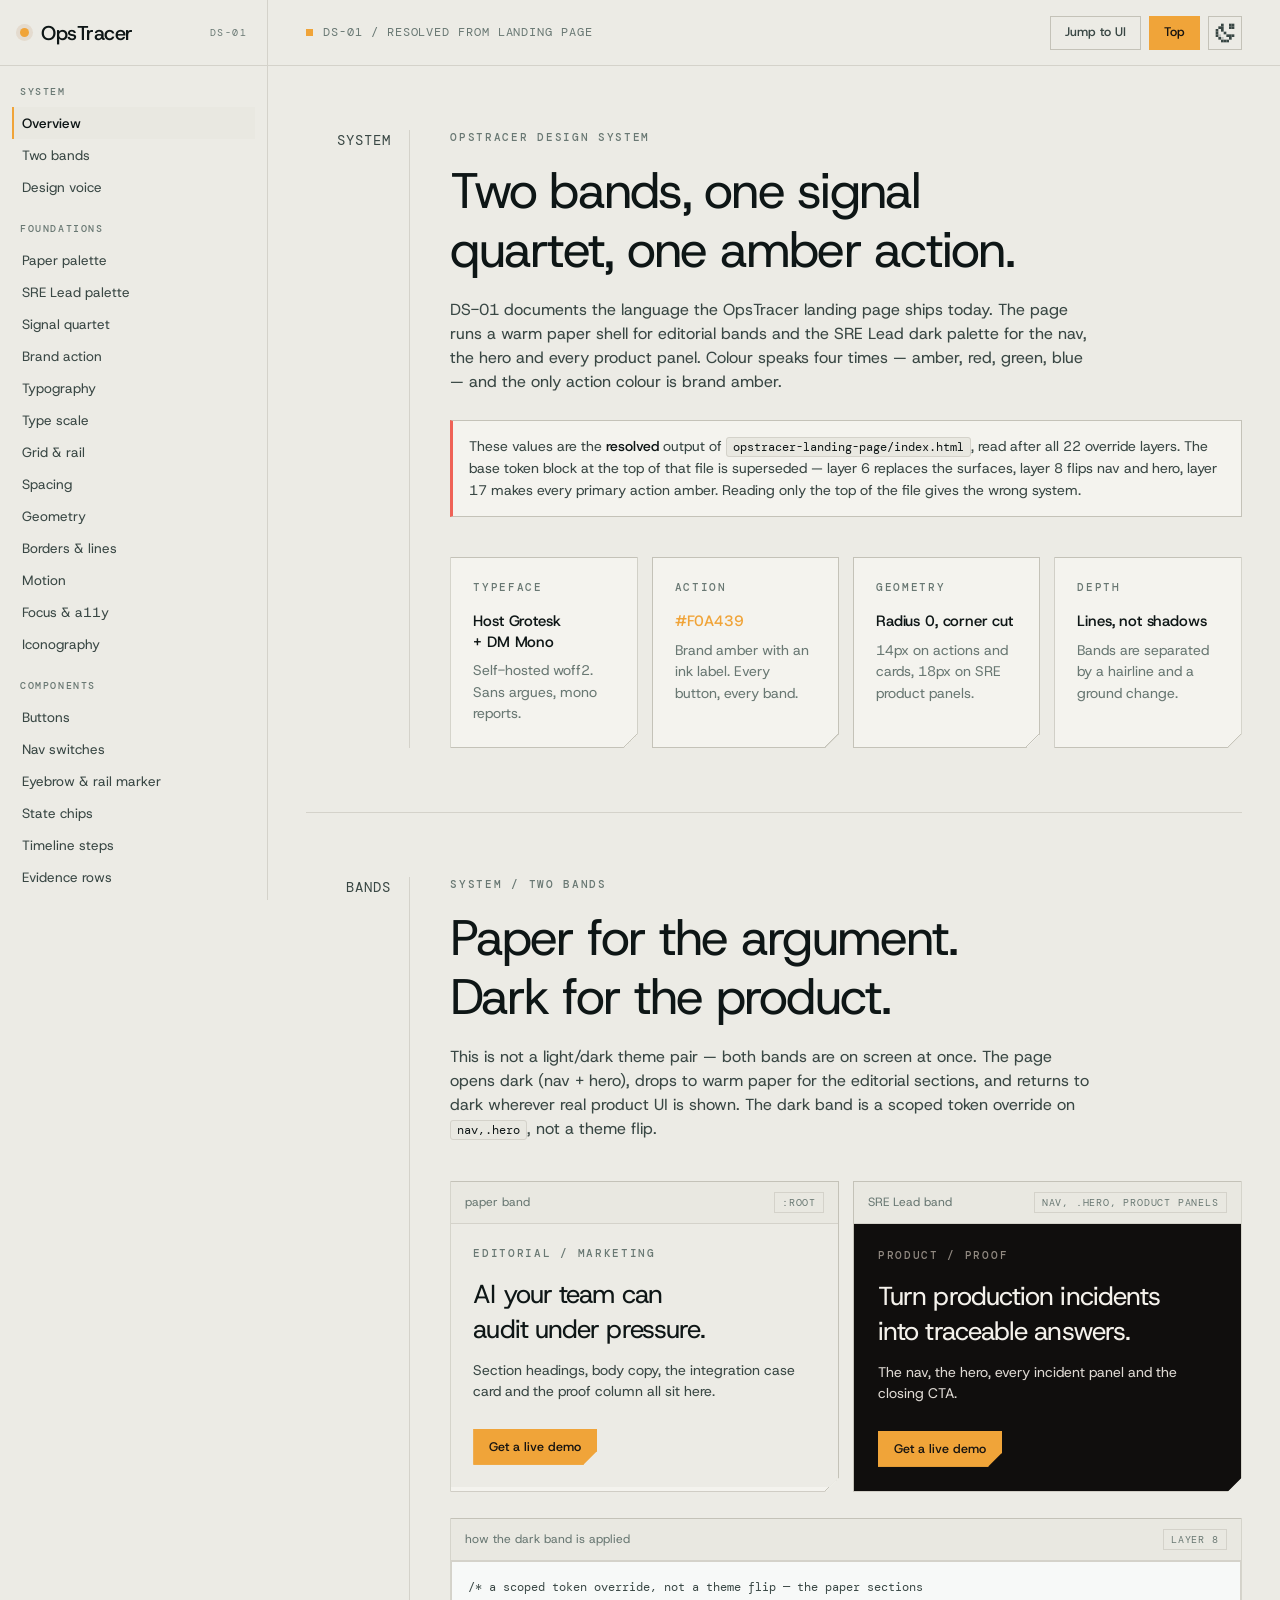
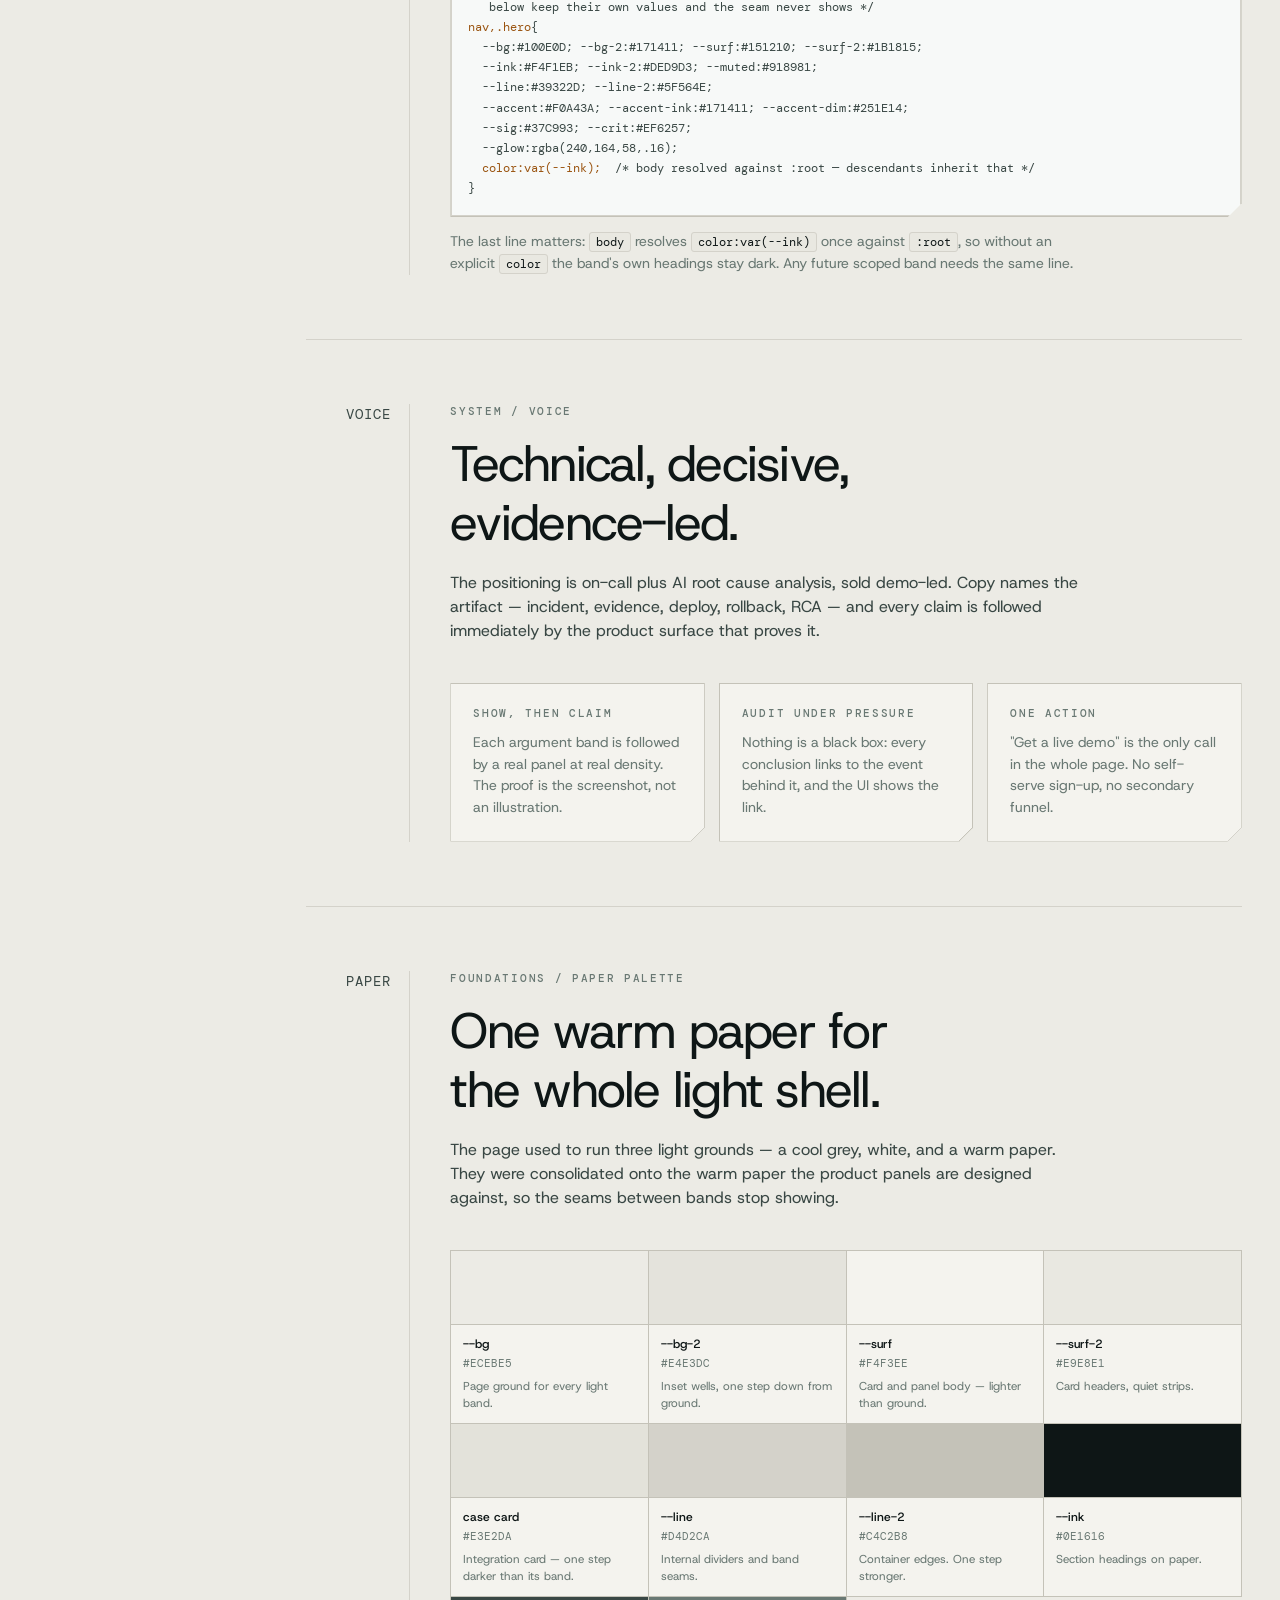
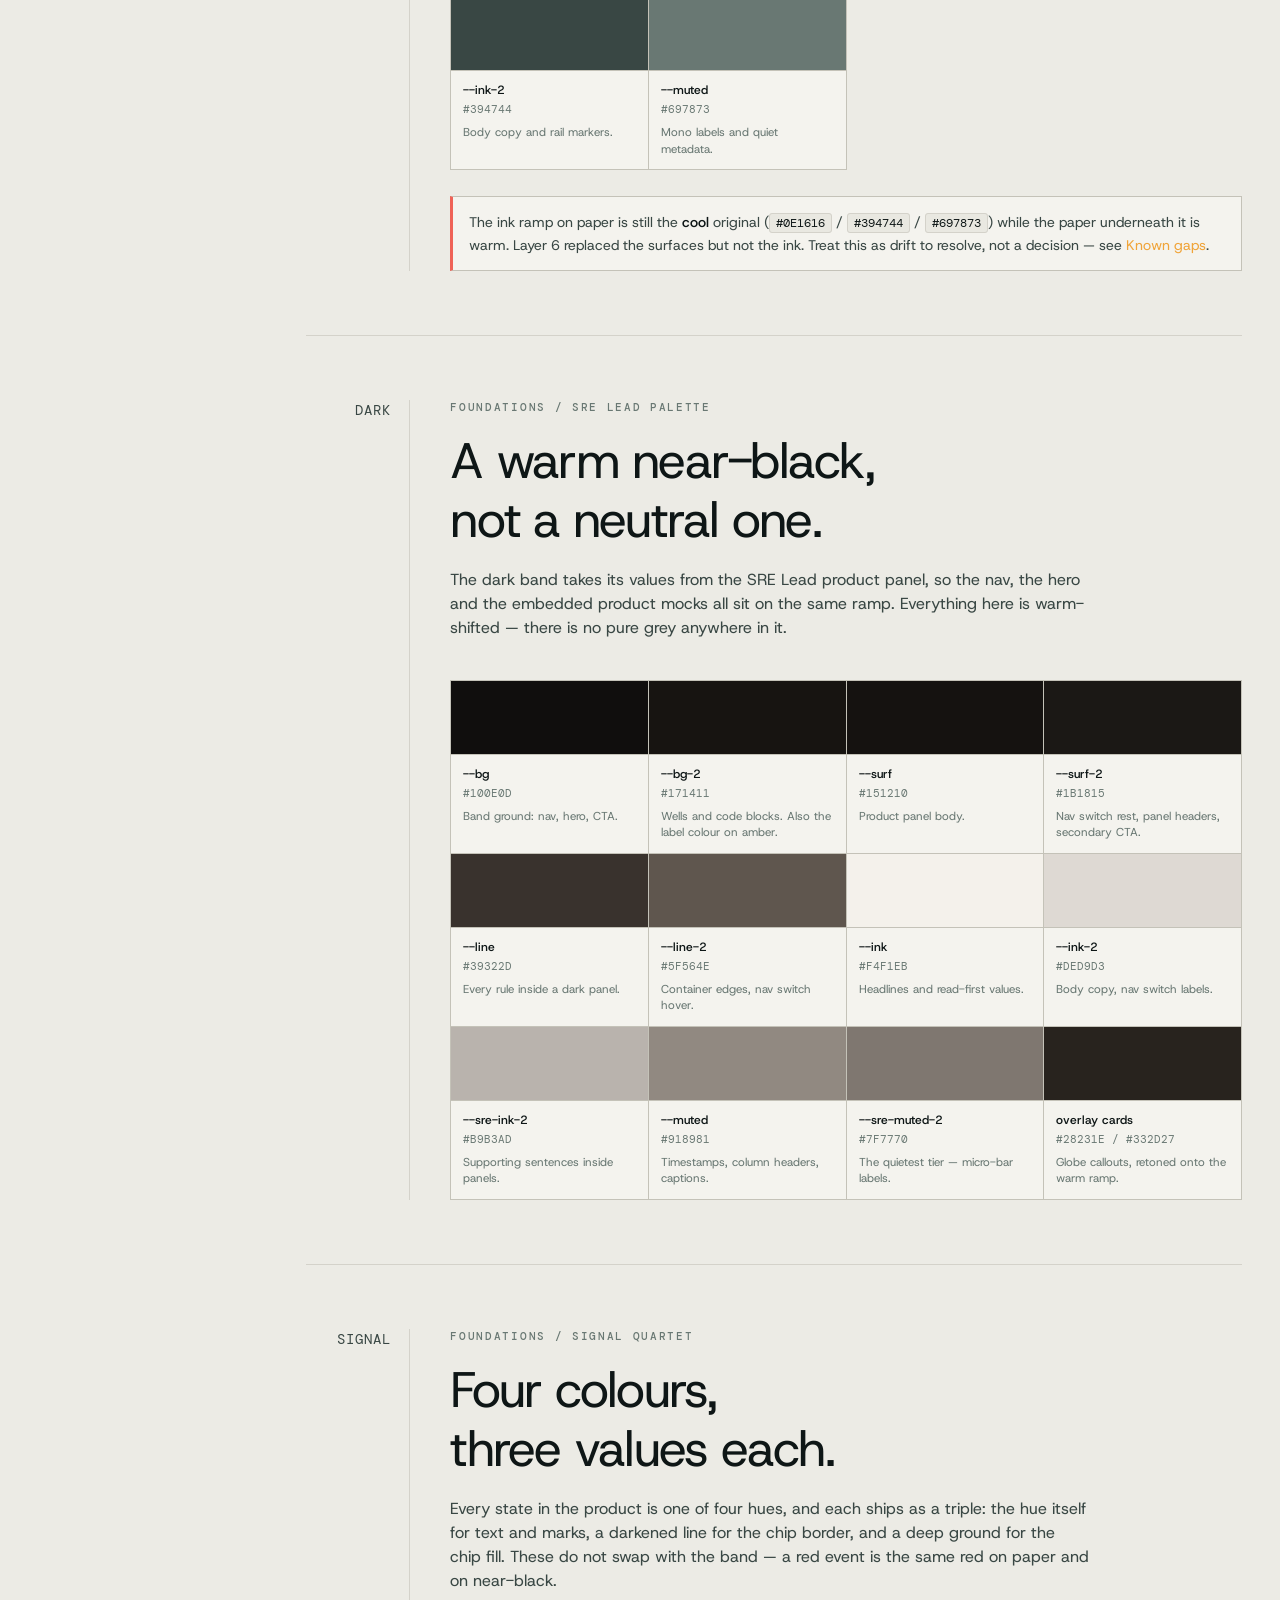
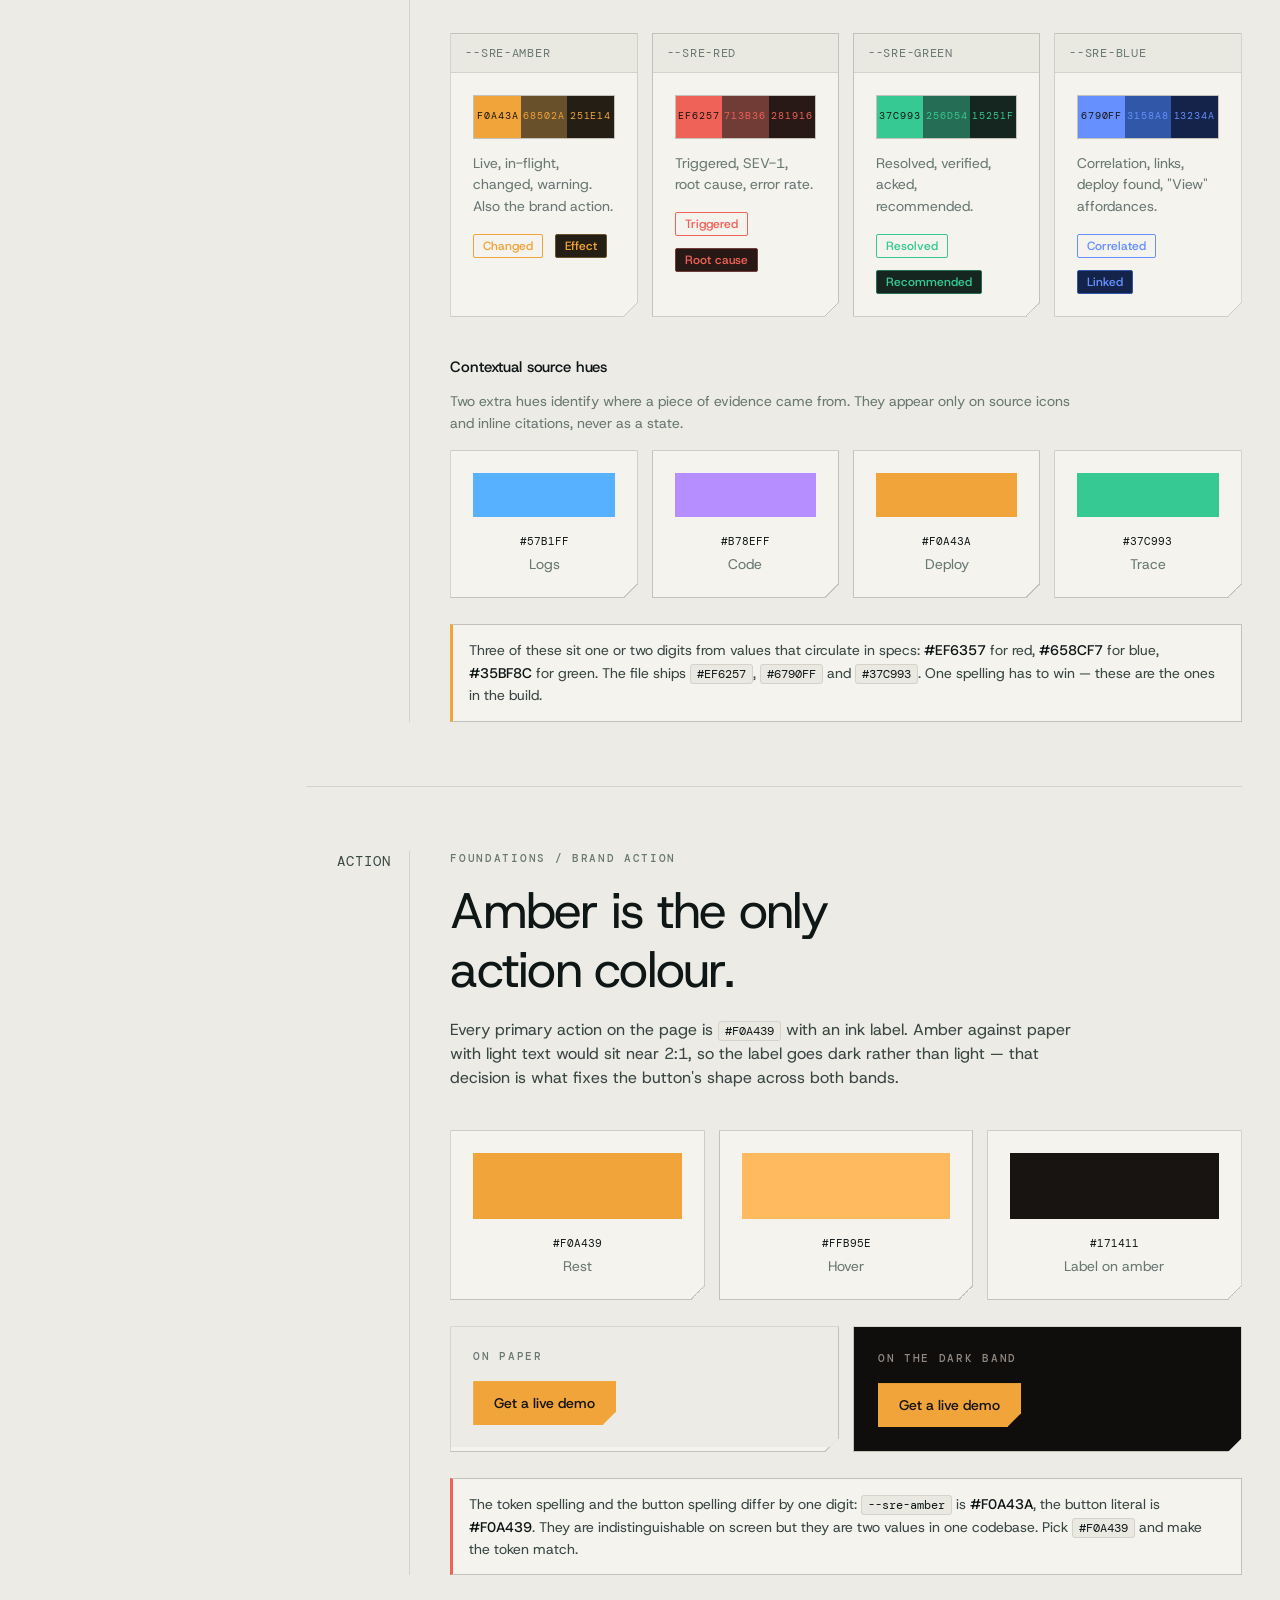
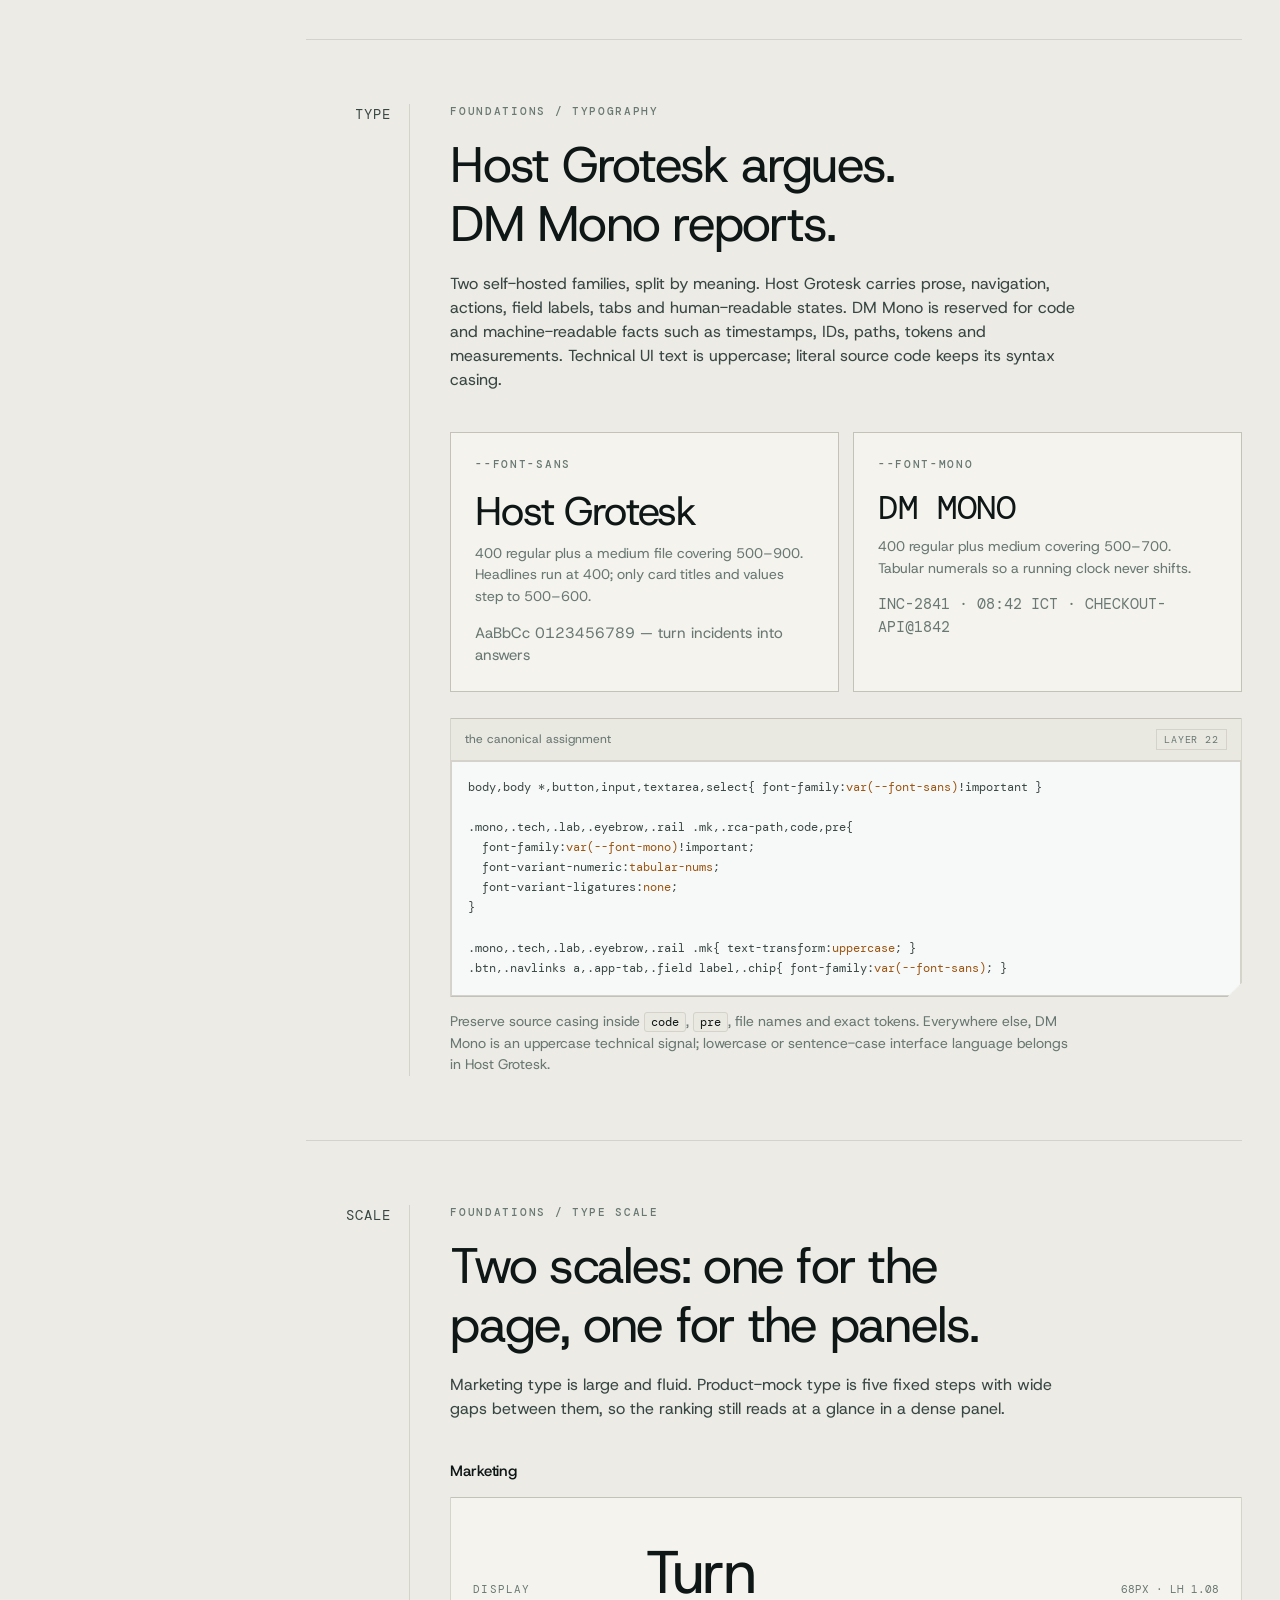
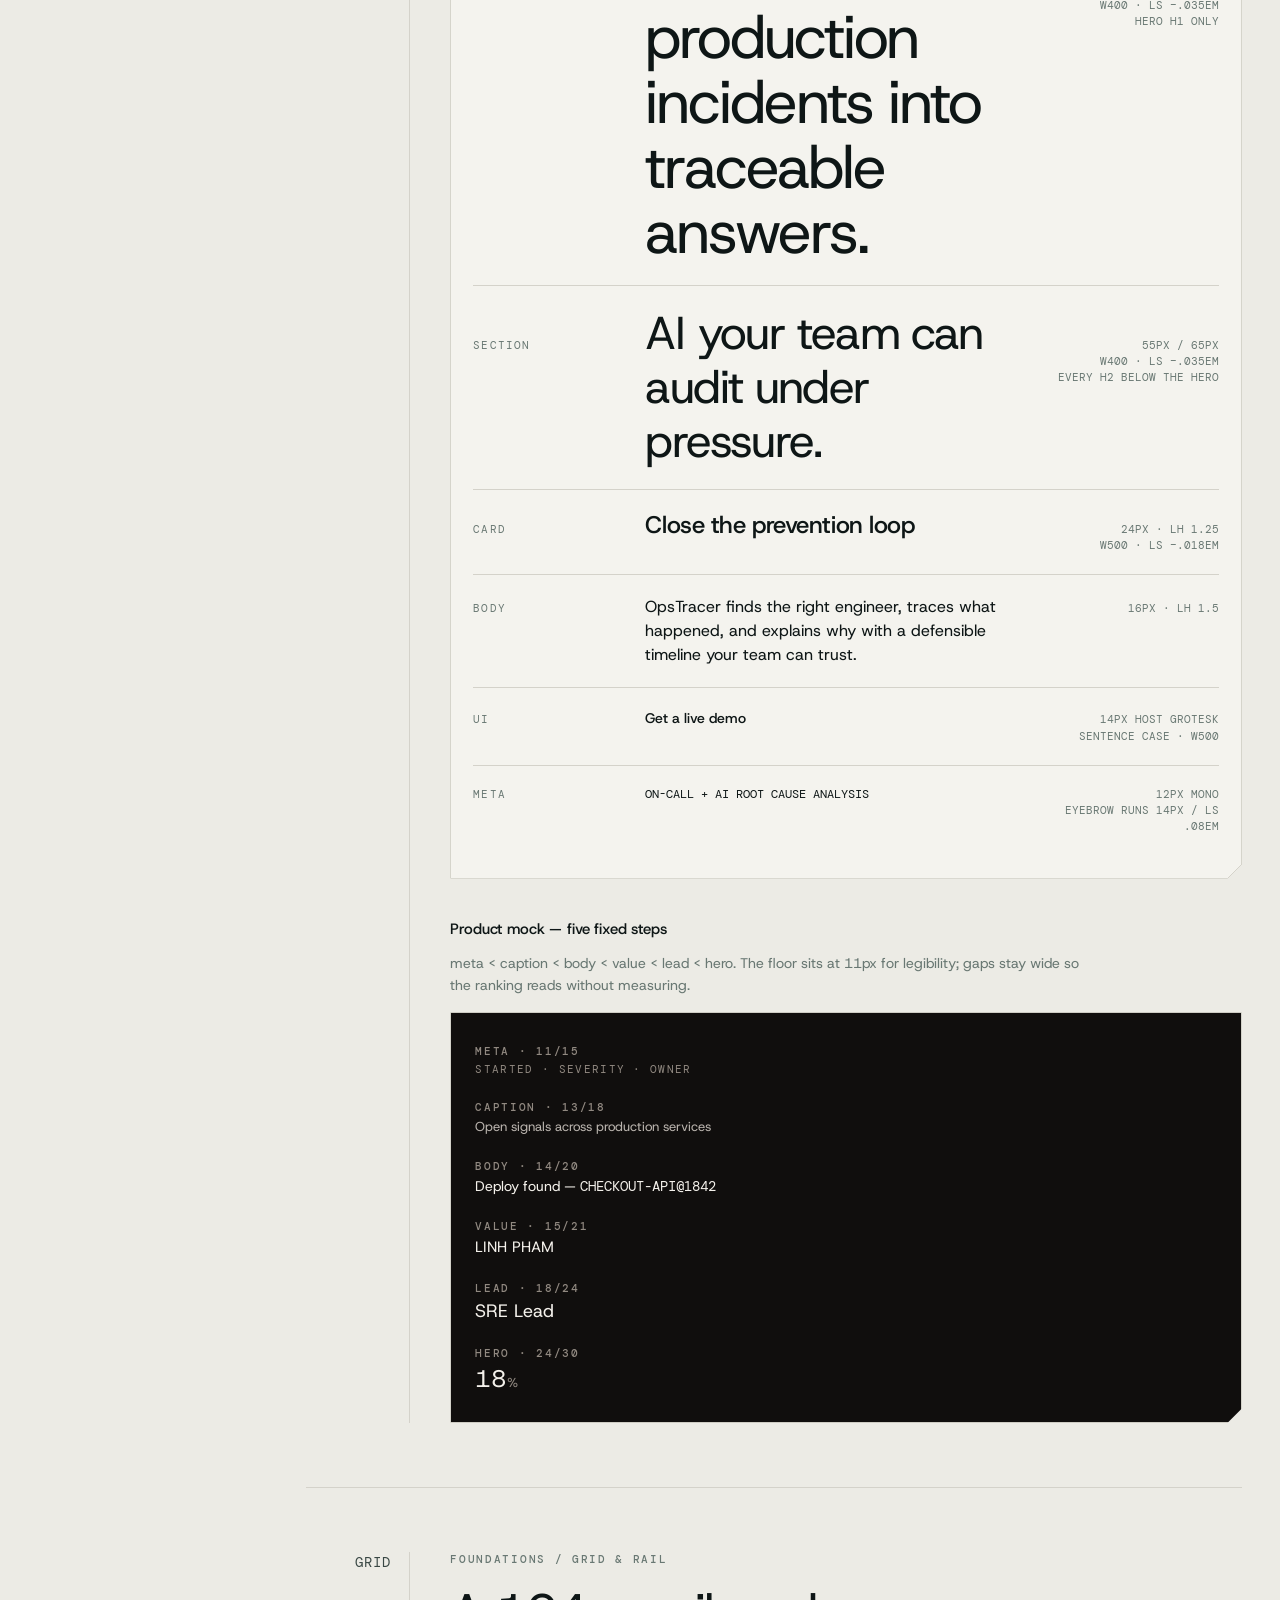
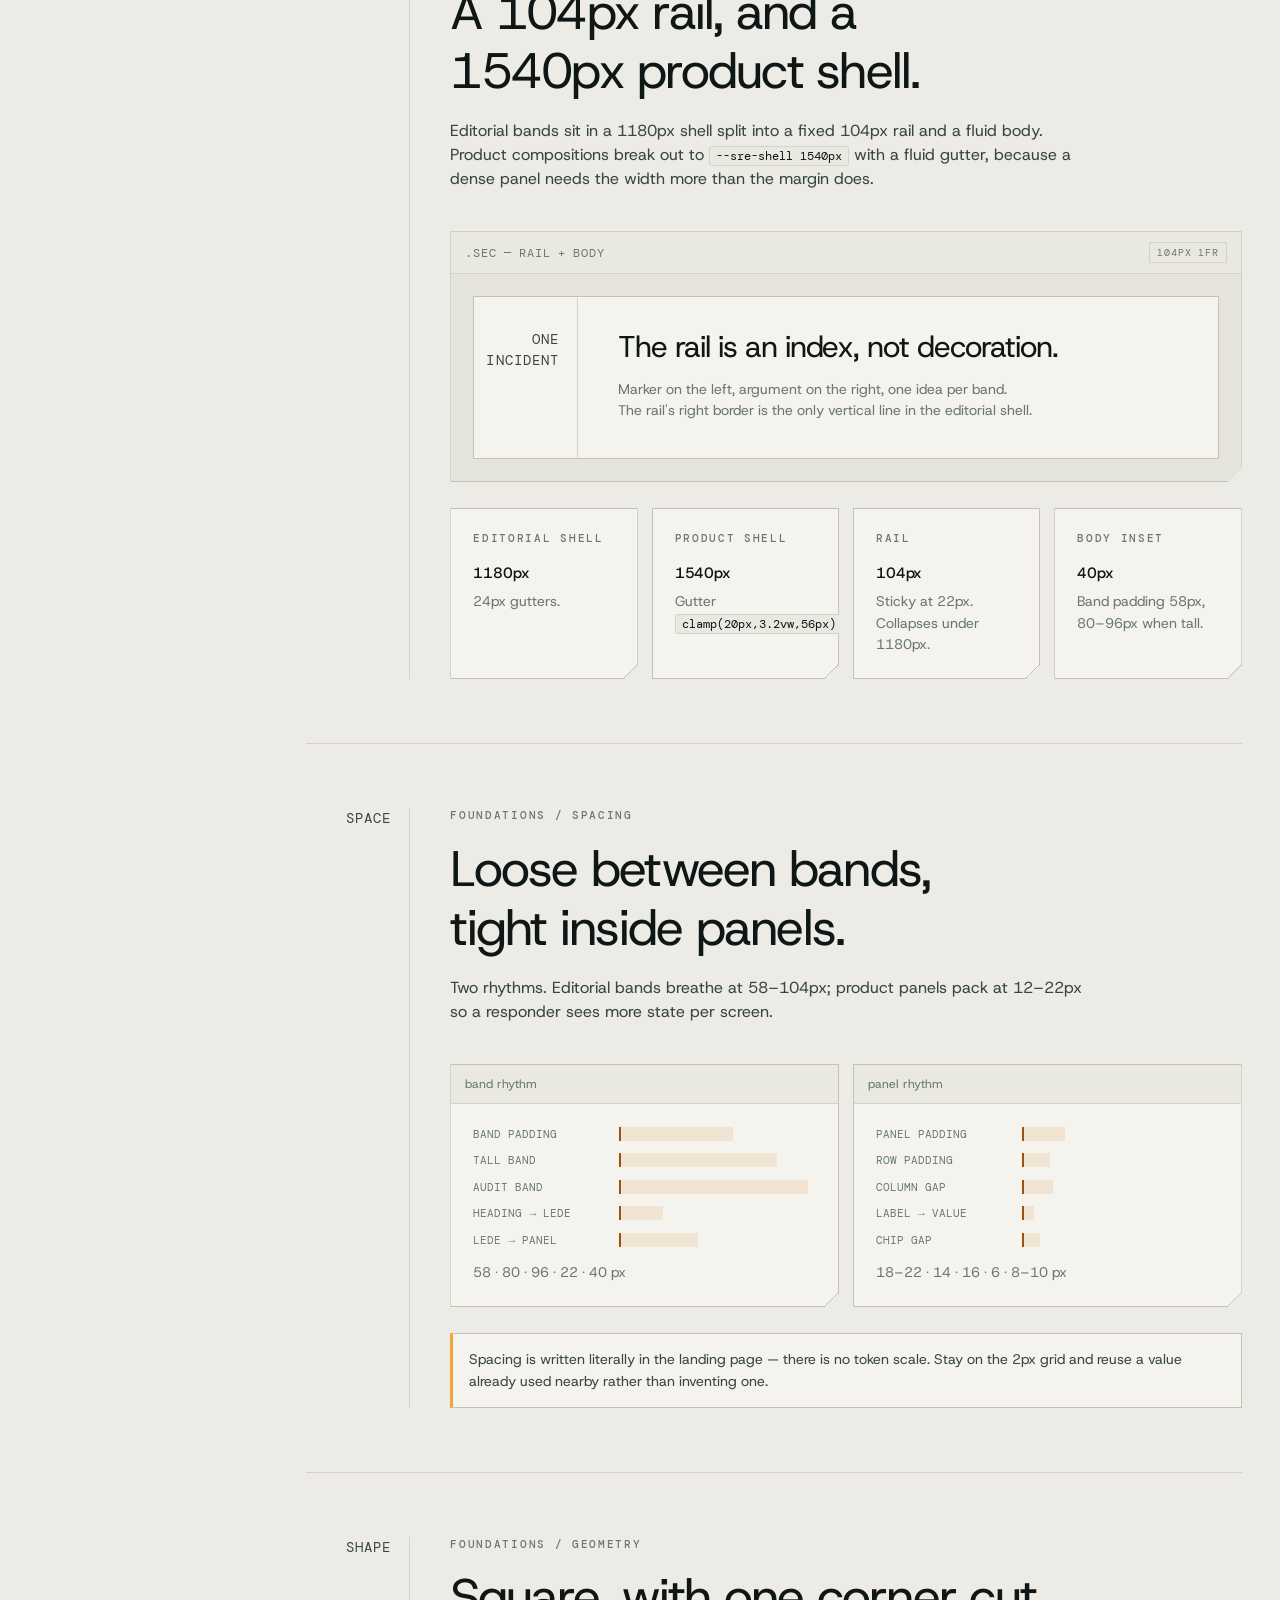
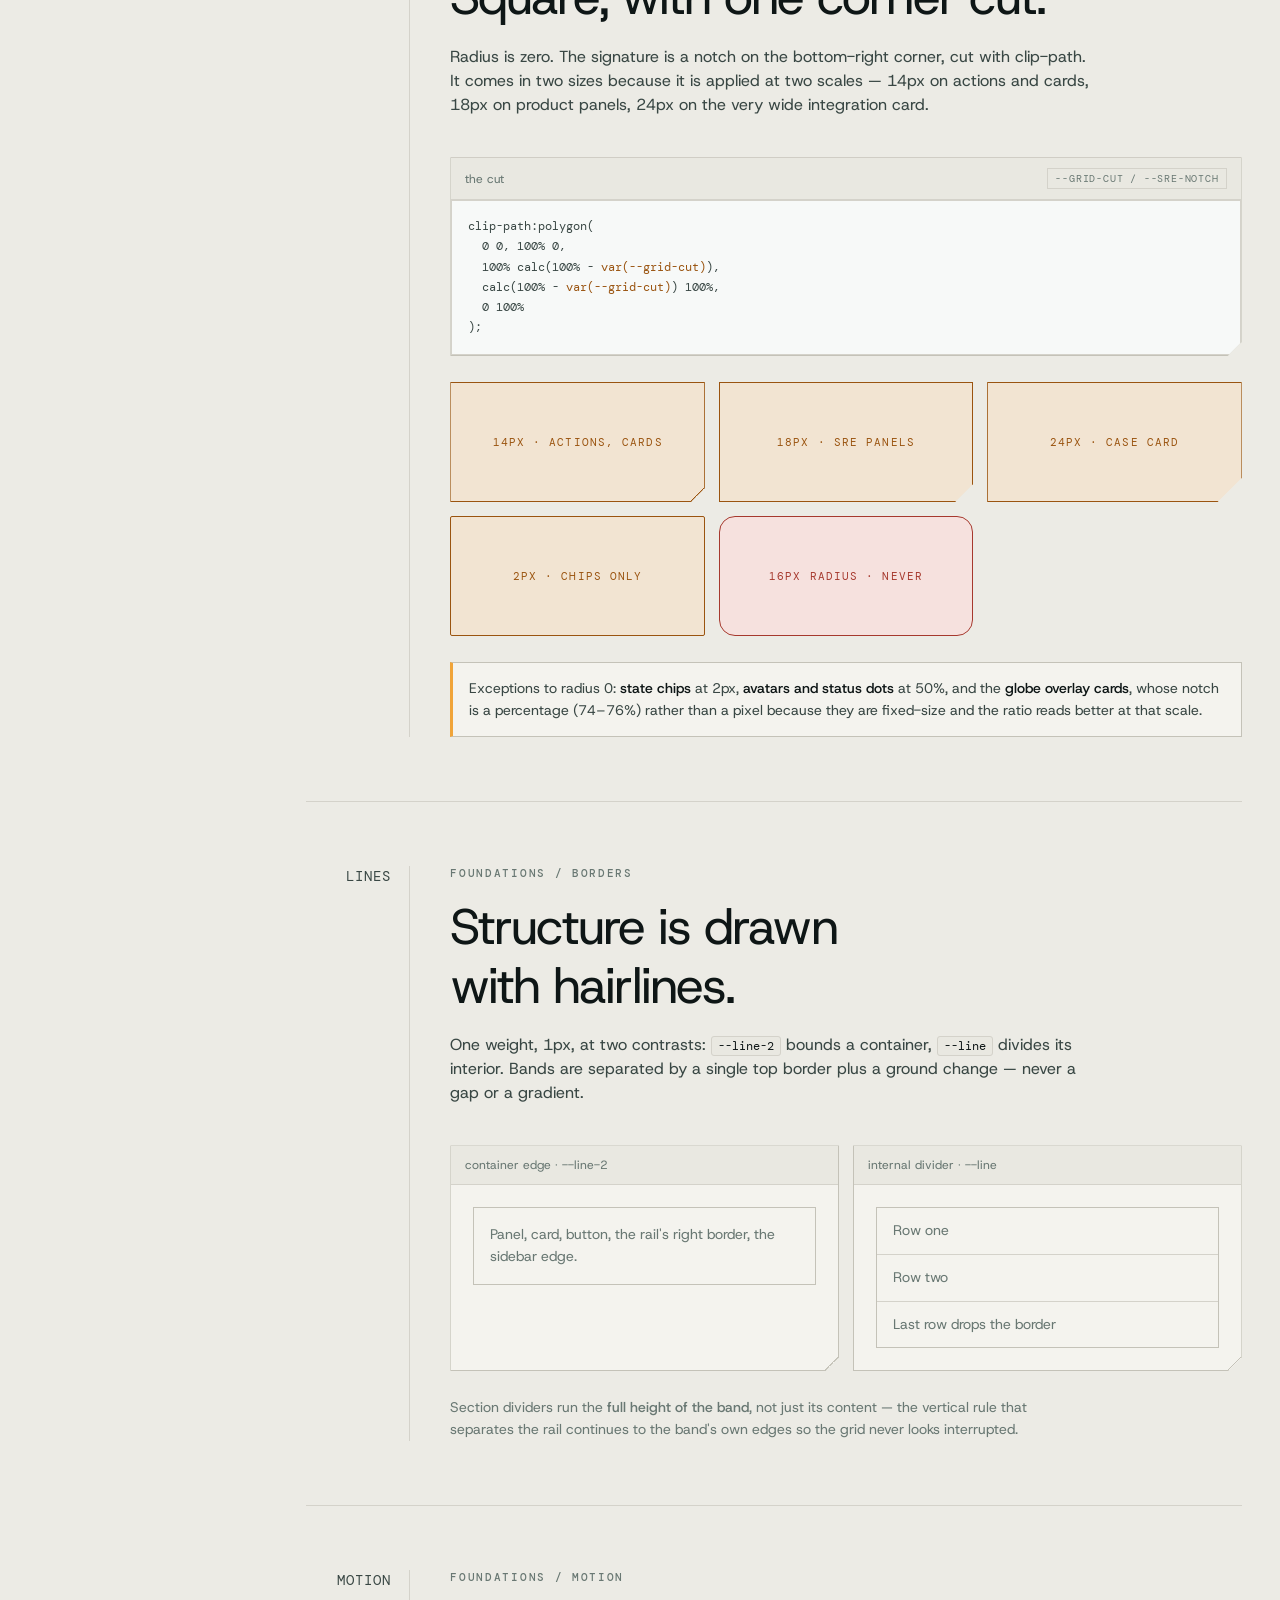
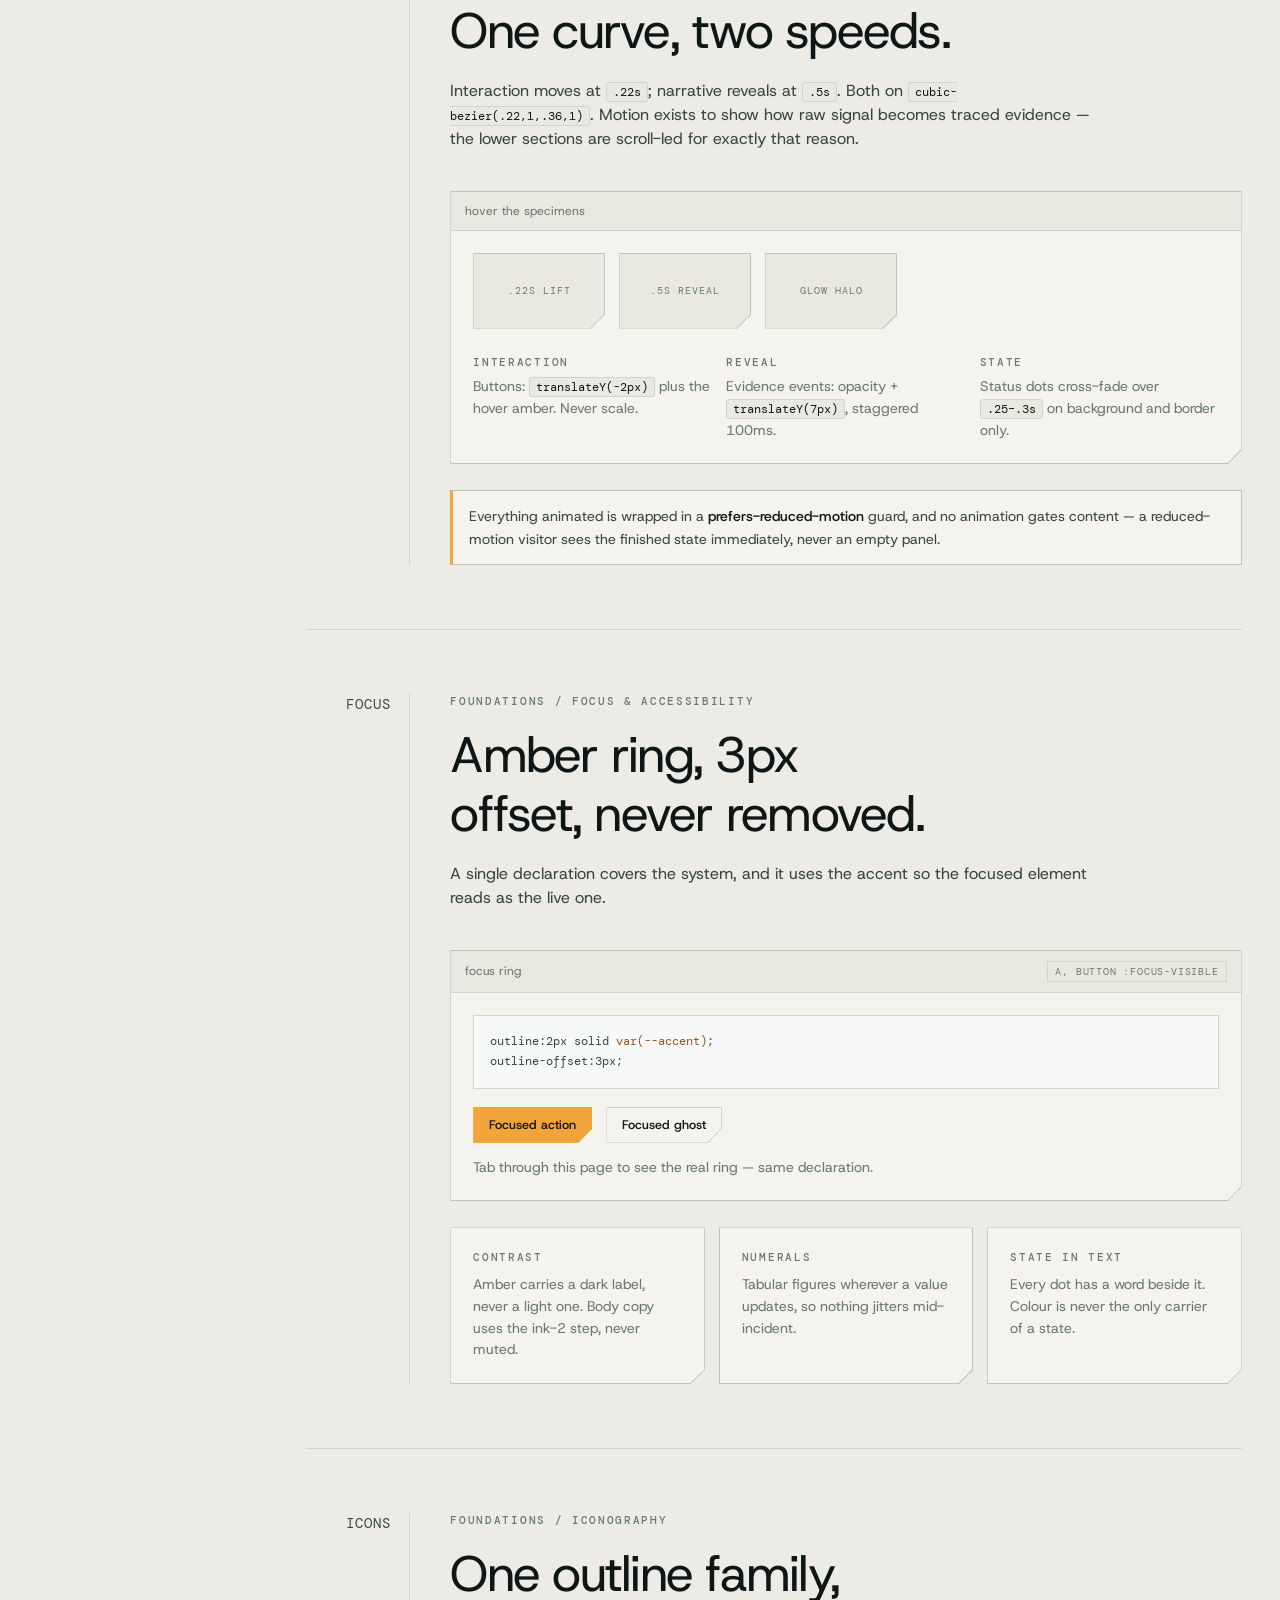
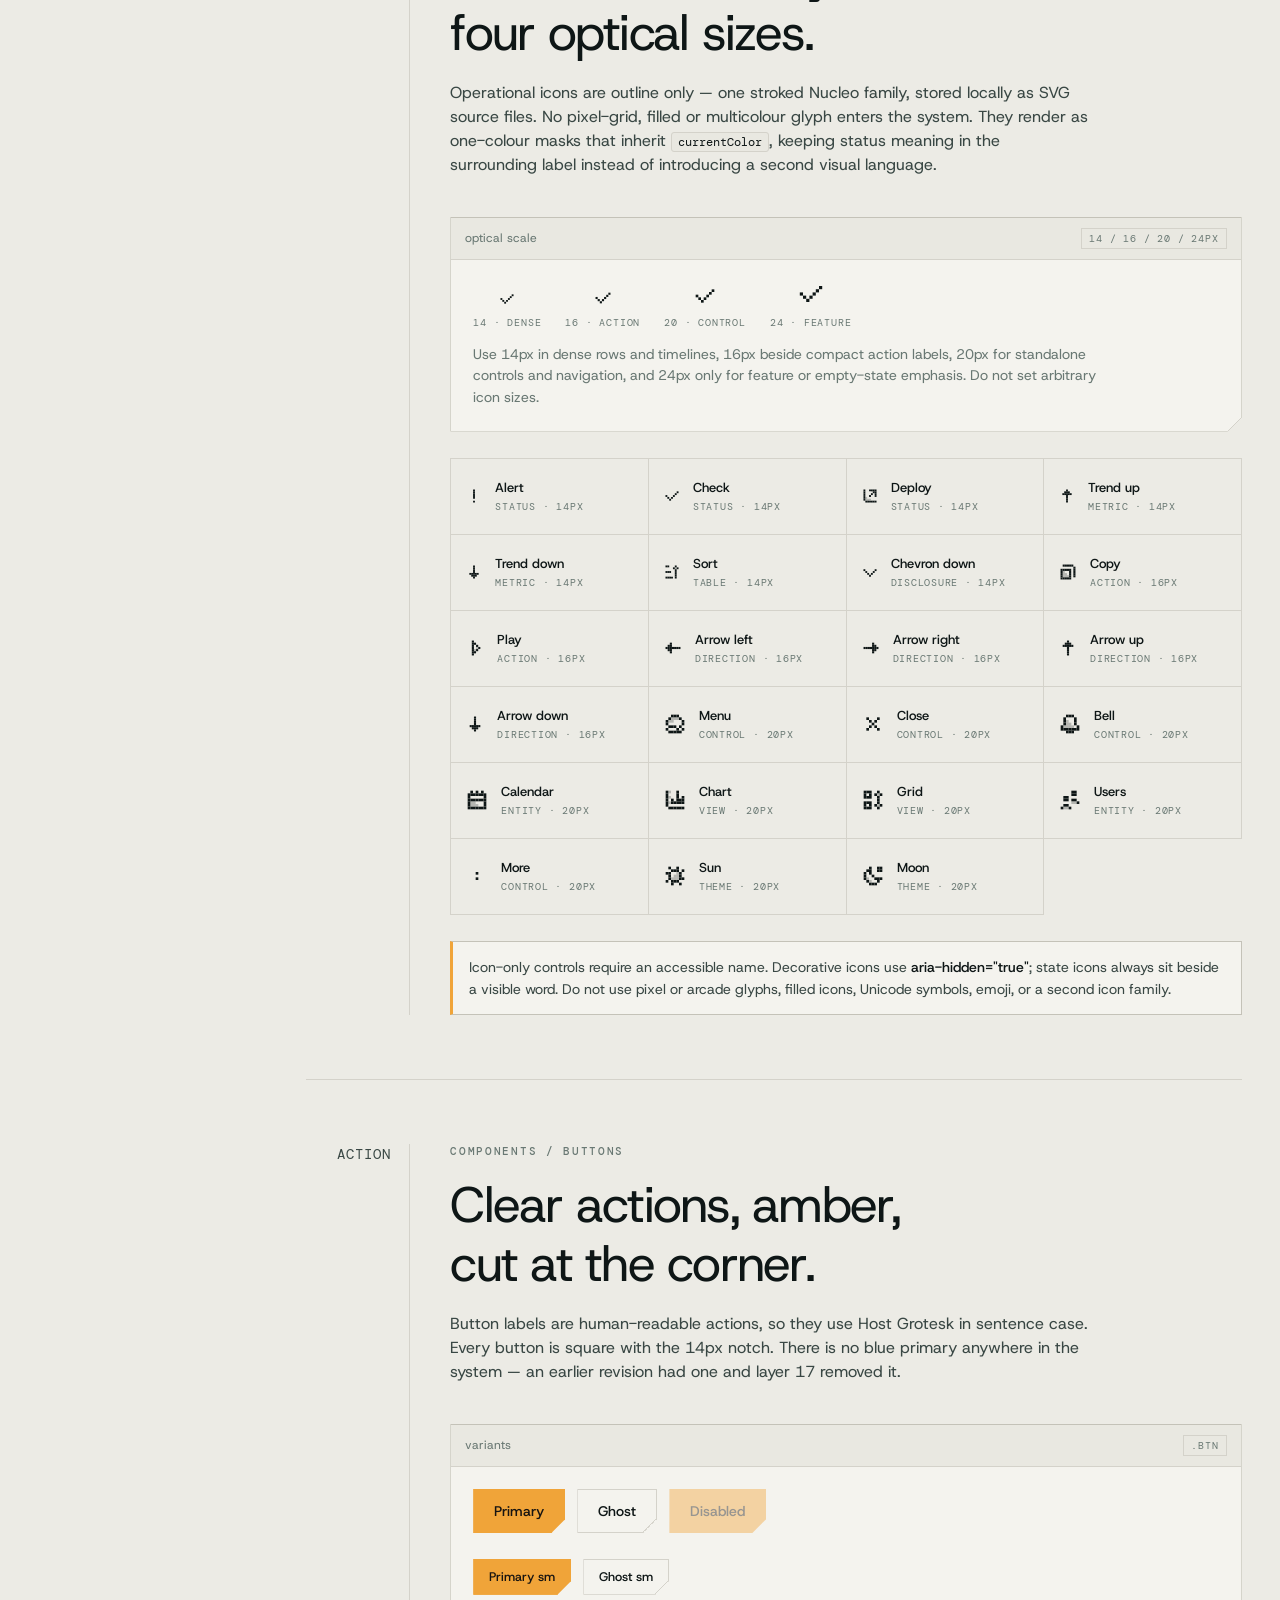
<file: index-1.html>
<!doctype html>
<html lang="en" data-theme="light">
<head>
<meta charset="utf-8">
<meta name="viewport" content="width=device-width, initial-scale=1">
<title>OpsTracer DS-01 — Design system</title>
<meta name="description" content="The OpsTracer design system, resolved from the shipping landing page: two bands, the SRE signal quartet, brand amber, and the components that actually render.">
<meta name="color-scheme" content="light dark">
<meta name="theme-color" content="#ECEBE5" media="(prefers-color-scheme: light)">
<meta name="theme-color" content="#100E0D" media="(prefers-color-scheme: dark)">
<link rel="icon" href="data:image/svg+xml,%3Csvg xmlns='http://www.w3.org/2000/svg' viewBox='0 0 32 32'%3E%3Crect width='32' height='32' fill='%23100E0D'/%3E%3Ccircle cx='16' cy='16' r='6' fill='%23F0A439'/%3E%3C/svg%3E">
<style>
/* ===========================================================================
   OpsTracer DS-01
   Values here are the RESOLVED output of opstracer-landing-page/index.html —
   read after all 22 override layers, not from the base token block. The page
   runs two bands: warm paper for the light shell, and the SRE Lead dark
   palette for nav, hero and every product panel.
   =========================================================================== */

@font-face{font-family:"Host Grotesk";src:url("assets/fonts/HostGrotesk-Regular.woff2") format("woff2");font-style:normal;font-weight:400;font-display:swap}
@font-face{font-family:"Host Grotesk";src:url("assets/fonts/HostGrotesk-Medium.woff2") format("woff2");font-style:normal;font-weight:500 900;font-display:swap}
@font-face{font-family:"DM Mono";src:url("assets/fonts/DMMono-Regular.woff2") format("woff2");font-style:normal;font-weight:400;font-display:swap}
@font-face{font-family:"DM Mono";src:url("assets/fonts/DMMono-Medium.woff2") format("woff2");font-style:normal;font-weight:500 700;font-display:swap}

:root{
  /* --- paper band (the light shell) -------------------------------------- */
  --bg:#ECEBE5; --bg-2:#E4E3DC; --surf:#F4F3EE; --surf-2:#E9E8E1;
  --line:#D4D2CA; --line-2:#C4C2B8;
  --ink:#0E1616; --ink-2:#394744; --muted:#697873;
  --accent:#9A5410; --accent-ink:#FFF7EC; --accent-dim:#F2E4D2;
  --sig:#1C5F5A; --sig-dim:#DCEAE7;
  --crit:#A6392E; --crit-dim:#F6E1DE;
  --code:#F7F9F8;
  --glow:rgba(154,84,16,.10);

  /* --- brand action (theme-invariant) ------------------------------------ */
  --brand:#F0A439; --brand-hover:#FFB95E; --brand-ink:#171411;

  /* --- SRE signal quartet (theme-invariant) ------------------------------ */
  --sre-amber:#F0A43A; --sre-amber-line:#68502A; --sre-amber-bg:#251E14;
  --sre-red:#EF6257;   --sre-red-line:#713B36;   --sre-red-bg:#281916;
  --sre-green:#37C993; --sre-green-line:#256D54; --sre-green-bg:#15251F;
  --sre-blue:#6790FF;  --sre-blue-line:#3158A8;  --sre-blue-bg:#13234A;

  /* --- contextual source hues -------------------------------------------- */
  --ctx-logs:#57B1FF; --ctx-code:#B78EFF;

  /* --- SRE Lead ink ramp (used inside product panels) -------------------- */
  --sre-white:#F4F1EB; --sre-ink:#DED9D3; --sre-ink-2:#B9B3AD;
  --sre-muted:#918981; --sre-muted-2:#7F7770; --sre-line:#39322D;

  /* --- geometry ----------------------------------------------------------- */
  --grid-cut:14px;   /* buttons, cards, CTA          */
  --sre-notch:18px;  /* SRE product panels           */
  --sre-shell:1540px;

  /* --- marketing type ------------------------------------------------------ */
  --font-sans:"Host Grotesk",-apple-system,"Segoe UI",Helvetica,Arial,sans-serif;
  --font-mono:"DM Mono",ui-monospace,SFMono-Regular,Menlo,monospace;
  --type-display:68px;   --leading-display:1.08;
  --type-section:55px;   --leading-section:1.18;
  --type-card:1.5rem;    --leading-card:1.25;
  --type-body:1rem;      --leading-body:1.5;
  --type-ui:.875rem;     --leading-ui:1.4286;
  --type-meta:.75rem;    --leading-meta:1.3333;

  /* --- product-mock type (five fixed steps) -------------------------------- */
  --sre-t-meta:11px;    --sre-lh-meta:15px;
  --sre-t-caption:13px; --sre-lh-caption:18px;
  --sre-t-body:14px;    --sre-lh-body:20px;
  --sre-t-value:15px;   --sre-lh-value:21px;
  --sre-t-lead:18px;    --sre-lh-lead:24px;
  --sre-t-hero:24px;    --sre-lh-hero:30px;

  --ease:cubic-bezier(.22,1,.36,1);
  --dur:.22s;
  --sidebar:268px;
}

/* the SRE Lead palette — the dark band on the page, the dark theme here */
@media (prefers-color-scheme: dark){
  :root:not([data-theme="light"]){
    --bg:#100E0D; --bg-2:#171411; --surf:#151210; --surf-2:#1B1815;
    --line:#39322D; --line-2:#5F564E;
    --ink:#F4F1EB; --ink-2:#DED9D3; --muted:#918981;
    --accent:#F0A43A; --accent-ink:#171411; --accent-dim:#251E14;
    --sig:#37C993; --sig-dim:#15251F;
    --crit:#EF6257; --crit-dim:#281916;
    --code:#171411;
    --glow:rgba(240,164,58,.16);
  }
}
:root[data-theme="dark"]{
  --bg:#100E0D; --bg-2:#171411; --surf:#151210; --surf-2:#1B1815;
  --line:#39322D; --line-2:#5F564E;
  --ink:#F4F1EB; --ink-2:#DED9D3; --muted:#918981;
  --accent:#F0A43A; --accent-ink:#171411; --accent-dim:#251E14;
  --sig:#37C993; --sig-dim:#15251F;
  --crit:#EF6257; --crit-dim:#281916;
  --code:#171411;
  --glow:rgba(240,164,58,.16);
}

*{box-sizing:border-box}
html{scroll-behavior:smooth}
body{margin:0;background:var(--bg);color:var(--ink);
  font-family:var(--font-sans);font-size:16.5px;line-height:var(--leading-body);
  -webkit-font-smoothing:antialiased;font-kerning:normal}
h1,h2,h3,h4,h5{margin:0;font-family:var(--font-sans);font-weight:400;text-wrap:balance}
p{margin:0}
a{color:inherit;text-decoration:none}
button,input,select,textarea{font:inherit;color:inherit}
button{cursor:pointer}
img,svg{max-width:100%}
:focus-visible{outline:2px solid var(--accent);outline-offset:3px}

/* ---- Nucleo icon system ---------------------------------------------------
   Outline SVGs are kept as repository-local source assets, normalized to
   white-alpha, then embedded as data-URI masks so file:// pages, WebKit, and
   srcdoc frames render them reliably. Pixel-grid artwork is out of the system.
   Controls stay one-colour and inherit currentColor. Source artwork is 30px;
   display sizes use the fixed optical scale below. */
.ui-icon{display:inline-block;width:var(--icon-size,16px);height:var(--icon-size,16px);flex:none;
  background:currentColor;-webkit-mask:var(--icon) center/contain no-repeat;mask:var(--icon) center/contain no-repeat;
  mask-mode:alpha}
.btn-lead::after,.ready-button::after,.navlinks a::after{mask-mode:alpha}
.icon-xs{--icon-size:14px}.icon-sm{--icon-size:16px}.icon-md{--icon-size:20px}.icon-lg{--icon-size:24px}
/* icon-tokens:start — generated by tools/build-icons.mjs, do not hand-edit */
/* Icon tokens. One outline family, delivered as white-alpha data-URI masks.
   Regenerate after dropping new SVGs into assets/icons/ or assets/figma-components/:
     node tools/build-icons.mjs
   The builder refuses pixel-grid artwork, so the outline family cannot regress. */
:root{
  --ico-alert:url("[data-uri]");
  --ico-arrow-down:url("[data-uri]");
  --ico-arrow-left:url("[data-uri]");
  --ico-arrow-right:url("[data-uri]");
  --ico-arrow-up:url("[data-uri]");
  --ico-check:url("[data-uri]");
  --ico-chevron-down:url("[data-uri]");
  --ico-close:url("[data-uri]");
  --ico-copy:url("[data-uri]");
  --ico-deploy:url("[data-uri]");
  --ico-menu:url("[data-uri]");
  --ico-moon:url("[data-uri]");
  --ico-play:url("[data-uri]");
  --ico-sort:url("[data-uri]");
  --ico-sun:url("[data-uri]");
  --ico-bell:url("[data-uri]");
  --ico-calendar:url("[data-uri]");
  --ico-chart:url("[data-uri]");
  --ico-more:url("[data-uri]");
  --ico-grid:url("[data-uri]");
  --ico-users:url("[data-uri]");
  --ico-trend-down:url("[data-uri]");
  --ico-trend-up:url("[data-uri]");
}
.icon-alert{--icon:var(--ico-alert)}.icon-arrow-down{--icon:var(--ico-arrow-down)}
.icon-arrow-left{--icon:var(--ico-arrow-left)}.icon-arrow-right{--icon:var(--ico-arrow-right)}
.icon-arrow-up{--icon:var(--ico-arrow-up)}.icon-check{--icon:var(--ico-check)}
.icon-chevron-down{--icon:var(--ico-chevron-down)}.icon-close{--icon:var(--ico-close)}
.icon-copy{--icon:var(--ico-copy)}.icon-deploy{--icon:var(--ico-deploy)}
.icon-menu{--icon:var(--ico-menu)}.icon-moon{--icon:var(--ico-moon)}
.icon-play{--icon:var(--ico-play)}.icon-sort{--icon:var(--ico-sort)}.icon-sun{--icon:var(--ico-sun)}
.icon-bell{--icon:var(--ico-bell)}.icon-calendar{--icon:var(--ico-calendar)}
.icon-chart{--icon:var(--ico-chart)}.icon-more{--icon:var(--ico-more)}
.icon-grid{--icon:var(--ico-grid)}.icon-users{--icon:var(--ico-users)}
.icon-trend-down{--icon:var(--ico-trend-down)}.icon-trend-up{--icon:var(--ico-trend-up)}
/* icon-tokens:end */

.mono{font-family:var(--font-mono);font-variant-numeric:tabular-nums;font-variant-ligatures:none;text-transform:uppercase}
.tech{font-family:var(--font-mono);font-variant-numeric:tabular-nums;font-variant-ligatures:none;text-transform:uppercase}
.lab{font-family:var(--font-mono);font-size:10.5px;font-weight:500;letter-spacing:.16em;text-transform:uppercase;color:var(--muted)}

/* ---- document shell -------------------------------------------------------- */
.shell{display:grid;grid-template-columns:var(--sidebar) minmax(0,1fr);min-height:100vh}
.sidebar{position:fixed;left:0;top:0;bottom:0;width:var(--sidebar);z-index:30;
  background:var(--bg);border-right:1px solid var(--line);overflow:auto;padding:0 0 48px}
.side-brand{display:flex;align-items:center;gap:12px;height:66px;padding:0 20px;
  border-bottom:1px solid var(--line);font-size:20px;font-weight:600;letter-spacing:-.025em}
.lamp{width:9px;height:9px;border-radius:50%;background:var(--brand);box-shadow:0 0 0 4px var(--glow);flex:none}
.side-brand small{margin-left:auto;font-family:var(--font-mono);font-size:10px;font-weight:400;
  letter-spacing:.14em;text-transform:uppercase;color:var(--muted)}
.nav-group{padding:18px 12px 0}
.nav-label{padding:0 8px 8px;font-family:var(--font-mono);font-size:10px;font-weight:500;
  letter-spacing:.16em;text-transform:uppercase;color:var(--muted)}
.nav a{display:flex;align-items:center;justify-content:space-between;gap:8px;height:32px;padding:0 8px;
  border-left:2px solid transparent;font-size:13.5px;color:var(--ink-2);
  transition:background var(--dur) var(--ease),color var(--dur) var(--ease),border-color var(--dur) var(--ease)}
.nav a:hover{background:var(--surf-2);color:var(--ink)}
.nav a.active{background:var(--surf-2);border-left-color:var(--brand);color:var(--ink);font-weight:500}
.main{grid-column:2;min-width:0}
.topbar{position:sticky;top:0;z-index:20;height:66px;display:flex;align-items:center;gap:12px;
  padding:0 clamp(20px,3vw,44px);background:color-mix(in srgb,var(--bg) 92%,transparent);
  backdrop-filter:blur(10px);border-bottom:1px solid var(--line)}
.crumb{display:flex;align-items:center;gap:10px;white-space:nowrap;overflow:hidden;
  font-family:var(--font-mono);font-size:11.5px;letter-spacing:.08em;text-transform:uppercase;color:var(--muted)}
.crumb i{width:7px;height:7px;background:var(--brand);flex:none;font-style:normal}
.top-actions{margin-left:auto;display:flex;align-items:center;gap:8px}
.top-btn{height:34px;display:inline-flex;align-items:center;padding:0 14px;white-space:nowrap;
  background:transparent;border:1px solid var(--line-2);color:var(--ink-2);
  font-family:var(--font-sans);font-size:12.5px;font-weight:500;letter-spacing:0;
  transition:border-color var(--dur) var(--ease),color var(--dur) var(--ease)}
.top-btn:hover{border-color:var(--brand);color:var(--brand)}
.top-btn.primary{background:var(--brand);border-color:var(--brand);color:var(--brand-ink)}
.top-btn.primary:hover{background:var(--brand-hover);border-color:var(--brand-hover);color:var(--brand-ink)}
#theme{width:34px;height:34px;flex:none;display:grid;place-items:center;background:transparent;
  border:1px solid var(--line-2);color:var(--ink-2);line-height:1}
#theme:hover{border-color:var(--brand);color:var(--brand)}
#theme .ic-sun{display:none}
#theme .ic-moon{display:inline}
:root[data-theme="dark"] #theme .ic-sun{display:inline}
:root[data-theme="dark"] #theme .ic-moon{display:none}
@media (prefers-color-scheme: dark){
  :root:not([data-theme="light"]) #theme .ic-sun{display:inline}
  :root:not([data-theme="light"]) #theme .ic-moon{display:none}
}
#menu{display:none;place-items:center;width:34px;height:34px;flex:none;background:transparent;
  border:1px solid var(--line-2);color:var(--ink-2);line-height:1}
#menu .icon-close{display:none}
#menu[aria-expanded="true"] .icon-menu{display:none}
#menu[aria-expanded="true"] .icon-close{display:inline-block}
.skip{position:absolute;left:-9999px}
.skip:focus{left:12px;top:12px;z-index:60;background:var(--brand);color:var(--brand-ink);padding:8px 14px;font-family:var(--font-sans);font-size:12px}

/* ---- page rail ------------------------------------------------------------- */
.page{max-width:1180px;margin:0 auto;padding:0 clamp(20px,3vw,44px) 140px}
.section{scroll-margin-top:86px;padding:64px 0;border-bottom:1px solid var(--line)}
.section:last-child{border-bottom:0}
.sec-rail{display:grid;grid-template-columns:104px minmax(0,1fr)}
.sec-rail .mk{border-right:1px solid var(--line);padding-right:18px;text-align:right;
  font-family:var(--font-mono);font-size:14px;letter-spacing:.08em;text-transform:uppercase;color:var(--ink-2)}
.sec-rail .bd{padding-left:40px;min-width:0}
.section h2{font-size:clamp(2.375rem,3.9vw,var(--type-section));line-height:var(--leading-section);letter-spacing:-.035em;max-width:20ch}
.section h3{font-size:var(--type-card);line-height:var(--leading-card);letter-spacing:-.018em;font-weight:500}
.section h4{font-size:15px;line-height:1.35;font-weight:600;letter-spacing:-.01em}
.lede{max-width:64ch;margin-top:18px;color:var(--ink-2);font-size:var(--type-body);line-height:var(--leading-body)}
.note{max-width:70ch;margin-top:14px;color:var(--muted);font-size:14px;line-height:1.55}
.stack{display:flex;flex-direction:column;gap:14px}
.grid{display:grid;gap:14px}
.grid>*,.stack>*{min-width:0}
.g2{grid-template-columns:repeat(2,minmax(0,1fr))}
.g3{grid-template-columns:repeat(3,minmax(0,1fr))}
.g4{grid-template-columns:repeat(4,minmax(0,1fr))}
.row{display:flex;flex-wrap:wrap;gap:12px;align-items:center}
.mt-l{margin-top:40px}.mt-m{margin-top:26px}.mt-s{margin-top:16px}

/* ---- specimen frames -------------------------------------------------------- */
.frame{background:var(--surf);border:1px solid var(--line-2);
  clip-path:polygon(0 0,100% 0,100% calc(100% - var(--grid-cut)),calc(100% - var(--grid-cut)) 100%,0 100%)}
.frame-bar{display:flex;align-items:center;gap:10px;flex-wrap:wrap;padding:10px 14px;
  border-bottom:1px solid var(--line);background:var(--surf-2)}
.frame-bar .t{font-family:var(--font-sans);font-size:12px;letter-spacing:0;color:var(--muted)}
.frame-bar .t.tech{font-family:var(--font-mono);letter-spacing:.06em;text-transform:uppercase}
.frame-bar .src{margin-left:auto;font-family:var(--font-mono);font-size:10px;letter-spacing:.08em;
  text-transform:uppercase;color:var(--muted);border:1px solid var(--line);padding:2px 7px}
.frame-body{padding:22px}
.frame-body.pad-0{padding:0;overflow-x:auto}
.frame-body.tint{background:var(--bg-2)}
/* a stage that is always the SRE Lead dark band, in either theme */
.stage{background:#100E0D;color:#F4F1EB;padding:24px}
.stage .lab{color:#918981}
.tok{font-family:var(--font-mono);font-size:12px;padding:1px 6px;border-radius:3px;
  background:var(--surf-2);border:1px solid var(--line);color:var(--ink)}
.stage .tok{background:#1B1815;border-color:#39322D;color:#F4F1EB}
pre.code{margin:0;background:var(--code);border:1px solid var(--line);padding:16px;overflow:auto;
  font-family:var(--font-mono);font-size:11.5px;line-height:1.75;color:var(--ink-2)}
pre.code b{color:var(--accent);font-weight:400}
.callout{border:1px solid var(--line-2);border-left:3px solid var(--brand);background:var(--surf);
  padding:14px 16px;font-size:14px;line-height:1.6;color:var(--ink-2)}
.callout b{color:var(--ink);font-weight:500}
.callout.warn{border-left-color:var(--sre-red)}

/* ---- buttons ---------------------------------------------------------------- */
.btn{display:inline-flex;align-items:center;justify-content:center;
  font-family:var(--font-sans);font-size:14px;line-height:var(--leading-ui);
  font-weight:500;letter-spacing:0;
  padding:11px 20px;border-radius:0;
  background:var(--brand);color:var(--brand-ink);border:1px solid var(--brand);
  clip-path:polygon(0 0,100% 0,100% calc(100% - var(--grid-cut)),calc(100% - var(--grid-cut)) 100%,0 100%);
  transition:background var(--dur) var(--ease),border-color var(--dur) var(--ease),transform var(--dur) var(--ease)}
.btn:hover{background:var(--brand-hover);border-color:var(--brand-hover);color:var(--brand-ink);transform:translateY(-2px)}
.btn.sm{padding:8px 15px;font-size:12.5px}
.btn.ghost{background:transparent;color:var(--ink);border-color:var(--line)}
.btn.ghost:hover{background:transparent;border-color:var(--brand);color:var(--brand);transform:none}
.btn[disabled],.btn.is-disabled{opacity:.42;pointer-events:none}
.btn-lead{position:relative;min-width:296px;padding:18px 50px;justify-content:flex-start;text-align:left;
  font-family:var(--font-sans);font-size:18px;font-weight:500;letter-spacing:0;
  background:var(--brand);border:0;color:var(--brand-ink)}
.btn-lead::after{content:"";position:absolute;right:28px;width:20px;height:20px;background:currentColor;
  -webkit-mask:var(--ico-arrow-right) center/contain no-repeat;mask:var(--ico-arrow-right) center/contain no-repeat}
.ready-button{position:relative;width:240px;min-height:60px;padding:0 48px 0 28px;
  display:inline-flex;align-items:center;border:1px solid #4B433D;background:#1B1815;color:#F4F1EB;
  font-family:var(--font-sans);font-size:16px;font-weight:500;line-height:24px;letter-spacing:0;
  clip-path:polygon(0 0,100% 0,100% calc(100% - var(--grid-cut)),calc(100% - var(--grid-cut)) 100%,0 100%);
  transition:background var(--dur) var(--ease),transform var(--dur) var(--ease)}
.ready-button::after{content:"";position:absolute;right:24px;width:20px;height:20px;background:currentColor;
  -webkit-mask:var(--ico-arrow-right) center/contain no-repeat;mask:var(--ico-arrow-right) center/contain no-repeat}
.ready-button:hover{transform:translateY(-2px)}
.ready-button.primary{background:var(--brand);border-color:var(--brand);color:var(--brand-ink)}
.ready-button.primary:hover{background:var(--brand-hover);border-color:var(--brand-hover)}

/* ---- nav switches ------------------------------------------------------------ */
.navlinks{display:flex;gap:4px;flex:1;min-width:0}
.navlinks a{display:flex;align-items:center;justify-content:space-between;height:42px;flex:1;padding:0 14px;
  background:#1B1815;color:#DED9D3;font-family:var(--font-sans);font-size:13px;letter-spacing:0;
  transition:background var(--dur) var(--ease),color var(--dur) var(--ease)}
.navlinks a::after{content:"";width:14px;height:14px;flex:none;background:currentColor;
  -webkit-mask:var(--ico-play) center/contain no-repeat;mask:var(--ico-play) center/contain no-repeat}
.navlinks a:hover{background:#5F564E;color:#F4F1EB}

/* ---- eyebrow + rail marker ---------------------------------------------------- */
.eyebrow{display:flex;align-items:center;
  font-family:var(--font-mono);font-size:14px;letter-spacing:.08em;text-transform:uppercase;color:var(--ink-2)}
.stage .eyebrow{color:#DED9D3}

/* ---- status chips (the three that ship) ---------------------------------------- */
.chip-out{display:inline-flex;align-items:center;padding:3px 9px;border-radius:2px;
  font-family:var(--font-sans);font-size:12px;line-height:16px;font-weight:500;
  border:1px solid currentColor;background:transparent}
.chip-out.red{color:var(--sre-red)}
.chip-out.amber{color:var(--sre-amber)}
.chip-out.green{color:var(--sre-green)}
.chip-out.blue{color:var(--sre-blue)}
.chip-solid{display:inline-flex;align-items:center;padding:3px 9px;border-radius:2px;
  font-family:var(--font-sans);font-size:12px;line-height:16px;font-weight:500}
.chip-solid.red{background:var(--sre-red-bg);border:1px solid var(--sre-red-line);color:var(--sre-red)}
.chip-solid.amber{background:var(--sre-amber-bg);border:1px solid var(--sre-amber-line);color:var(--sre-amber)}
.chip-solid.green{background:var(--sre-green-bg);border:1px solid var(--sre-green-line);color:var(--sre-green)}
.chip-solid.blue{background:var(--sre-blue-bg);border:1px solid var(--sre-blue-line);color:var(--sre-blue)}
.chip-out.tech,.chip-solid.tech{font-family:var(--font-mono);text-transform:uppercase}
.pill{display:inline-block;margin-left:8px;vertical-align:1px;white-space:nowrap;
  font-family:var(--font-sans);font-size:11px;font-weight:500;letter-spacing:0;
  padding:2px 7px;border-radius:2px;background:var(--crit-dim);color:var(--crit)}
.pill.ok{background:var(--sig-dim);color:var(--sig)}

/* ---- dots ---------------------------------------------------------------------- */
.dot{width:9px;height:9px;border-radius:50%;display:inline-block;flex:none}
.dot.live{background:var(--sre-red);box-shadow:0 0 0 4px rgba(239,98,87,.18)}
.dot.amber{background:var(--sre-amber);box-shadow:0 0 0 4px var(--glow)}
.dot.green{background:var(--sre-green)}
.dot.idle{background:transparent;border:1.5px solid var(--line-2)}

/* ---- timeline steps (audit band) ------------------------------------------------ */
.tlwrap{background:var(--surf);border:1px solid var(--line-2)}
.stage .tlwrap{background:#151210;border-color:#39322D}
.tlhead{display:flex;align-items:center;gap:12px;flex-wrap:wrap;padding:11px 18px;
  border-bottom:1px solid var(--line);background:var(--surf-2)}
.stage .tlhead{background:#1B1815;border-color:#39322D}
.tlhead .t{font-family:var(--font-mono);font-size:11.5px;letter-spacing:.1em;text-transform:uppercase;color:var(--muted)}
.stage .tlhead .t{color:#918981}
.replay{margin-left:auto;font-family:var(--font-sans);font-size:12px;font-weight:500;letter-spacing:0;
  background:transparent;border:1px solid var(--line-2);color:var(--ink-2);padding:5px 11px;border-radius:2px}
.replay:hover{border-color:var(--brand);color:var(--brand)}
.stage .replay{border-color:#5F564E;color:#DED9D3}
.steps{padding:8px 0 12px}
.step{display:grid;grid-template-columns:60px 22px minmax(0,1fr);gap:0 14px;align-items:start;padding:10px 20px}
.step .tm{font-family:var(--font-mono);font-size:12.5px;color:var(--muted);font-variant-numeric:tabular-nums;text-transform:uppercase;padding-top:1px}
.stage .step .tm{color:#918981}
.step .gut{position:relative;height:100%}
.step .gut::before{content:"";position:absolute;left:50%;top:14px;bottom:-10px;width:1px;background:var(--line-2);transform:translateX(-50%)}
.stage .step .gut::before{background:#39322D}
.step:last-child .gut::before{display:none}
.step .gut::after{content:"";position:absolute;left:50%;top:5px;width:9px;height:9px;border-radius:50%;
  transform:translateX(-50%);background:var(--bg);border:1.5px solid var(--line-2);
  transition:background .25s ease,border-color .25s ease,box-shadow .25s ease}
.stage .step .gut::after{background:#100E0D;border-color:#39322D}
.step .tx{font-size:15px;color:var(--ink-2);transition:color .25s ease}
.stage .step .tx{color:#DED9D3}
.step.lit .gut::after{background:var(--sre-amber);border-color:var(--sre-amber);box-shadow:0 0 0 4px var(--glow)}
.step.lit .tx{color:var(--ink)}
.stage .step.lit .tx{color:#F4F1EB}
.step.beat{background:var(--surf-2)}
.stage .step.beat{background:#1B1815}
.tlfoot{border-top:1px solid var(--line);padding:12px 20px;font-family:var(--font-sans);font-size:12.5px;color:var(--muted)}
.stage .tlfoot{border-color:#39322D;color:#918981}
.tlfoot b{color:var(--sre-amber);font-family:var(--font-mono);font-weight:500;text-transform:uppercase}

/* ---- SRE product panel -------------------------------------------------------- */
.sre{background:#151210;color:#F4F1EB;border:1px solid #39322D;
  clip-path:polygon(0 0,100% 0,100% calc(100% - var(--sre-notch)),calc(100% - var(--sre-notch)) 100%,0 100%)}
.sre-bar{display:flex;align-items:center;gap:10px;padding:14px 18px;border-bottom:1px solid #39322D}
.sre-bar .id{display:flex;align-items:center;gap:10px;font-family:var(--font-mono);
  font-size:var(--sre-t-caption);line-height:var(--sre-lh-caption);letter-spacing:.06em;text-transform:uppercase;color:#F4F1EB}
.sre-bar .acts{margin-left:auto;display:flex;align-items:center;gap:16px;
  font-size:var(--sre-t-caption);color:#B9B3AD}
.sre-tabs{display:flex;gap:8px;padding:14px 18px;border-bottom:1px solid #39322D}
.sre-tab{padding:6px 12px;border:1px solid #39322D;background:transparent;color:#B9B3AD;
  font-family:var(--font-sans);font-size:var(--sre-t-caption);line-height:var(--sre-lh-caption)}
.sre-tab[aria-selected="true"]{background:#1B1815;border-color:#5F564E;color:#F4F1EB}
.sre-stats{display:grid;grid-template-columns:repeat(4,minmax(0,1fr));border-bottom:1px solid #39322D}
.sre-stat{padding:14px 18px;border-right:1px solid #39322D}
.sre-stat:last-child{border-right:0}
.sre-stat .k{font-family:var(--font-mono);font-size:var(--sre-t-meta);line-height:var(--sre-lh-meta);
  letter-spacing:.12em;text-transform:uppercase;color:#918981}
.sre-stat .v{margin-top:6px;font-size:var(--sre-t-value);line-height:var(--sre-lh-value);color:#F4F1EB}
.sre-stat .v.red{color:var(--sre-red)}
.sre-stat .v.green{color:var(--sre-green)}
.sre-rows{display:grid}
.sre-rowhead,.sre-row{display:grid;grid-template-columns:70px minmax(0,1.3fr) minmax(0,1.2fr) 120px;
  gap:16px;align-items:center;padding:14px 18px;border-bottom:1px solid #39322D}
.sre-rowhead{font-family:var(--font-mono);font-size:var(--sre-t-meta);line-height:var(--sre-lh-meta);
  letter-spacing:.12em;text-transform:uppercase;color:#918981}
.sre-row:last-child{border-bottom:0}
.sre-row .tm{font-family:var(--font-mono);font-size:var(--sre-t-caption);color:#918981;font-variant-numeric:tabular-nums;text-transform:uppercase}
.sre-row .sig{display:flex;align-items:center;gap:10px;font-size:var(--sre-t-body);line-height:var(--sre-lh-body);color:#F4F1EB}
.sre-row .ev{font-size:var(--sre-t-caption);line-height:var(--sre-lh-caption);color:#B9B3AD}
.sre-mark{width:22px;height:22px;border-radius:50%;display:grid;place-items:center;flex:none;
  border:1px solid currentColor;line-height:1}
.sre-mark .ui-icon{--icon-size:14px}
.sre-mark.red{color:var(--sre-red)}
.sre-mark.blue{color:var(--sre-blue)}
.sre-mark.green{color:var(--sre-green)}
.sre-foot{display:flex;align-items:center;justify-content:space-between;gap:16px;padding:12px 18px;
  font-family:var(--font-sans);font-size:12px;line-height:var(--sre-lh-meta);color:#918981}
.sre-foot .live{color:var(--sre-amber)}

/* ---- metric tile --------------------------------------------------------------- */
.tile{padding:16px 18px;border-right:1px solid #39322D}
.tile:last-child{border-right:0}
.tile .k{font-size:var(--sre-t-caption);line-height:var(--sre-lh-caption);color:#B9B3AD}
.tile .big{margin-top:6px;font-size:var(--sre-t-hero);line-height:var(--sre-lh-hero);color:#F4F1EB}
.tile .big span{font-size:var(--sre-t-caption);color:#918981;margin-left:2px}
.tile .sub{margin-top:4px;font-size:var(--sre-t-meta);line-height:var(--sre-lh-meta);color:#918981}
.tile .barlabel{margin-top:16px;font-family:var(--font-mono);font-size:var(--sre-t-meta);
  letter-spacing:.12em;text-transform:uppercase;color:#7F7770}
.bar{margin-top:6px;height:3px;background:#39322D;display:flex}
.bar i{display:block;height:100%}
.tile .ends{margin-top:6px;display:flex;justify-content:space-between;
  font-size:var(--sre-t-meta);line-height:var(--sre-lh-meta);color:#918981}

/* ---- evidence timeline event ---------------------------------------------------- */
.ev-list{display:flex;flex-direction:column}
.ev-item{display:grid;grid-template-columns:22px minmax(0,1fr) auto;gap:0 12px;padding:0 0 18px;position:relative}
.ev-item:last-child{padding-bottom:0}
.ev-item .gut{position:relative}
.ev-item .gut::before{content:"";position:absolute;left:50%;top:24px;bottom:-18px;width:1px;background:#39322D;transform:translateX(-50%)}
.ev-item:last-child .gut::before{display:none}
.ev-title{display:flex;align-items:center;gap:9px;flex-wrap:wrap;
  font-size:var(--sre-t-body);line-height:var(--sre-lh-body);color:#F4F1EB}
.ev-sub{margin-top:3px;font-size:var(--sre-t-caption);line-height:var(--sre-lh-caption);color:#918981}
.ev-view{align-self:start;font-size:var(--sre-t-caption);line-height:var(--sre-lh-body);color:var(--sre-blue)}
.rec-card{margin-top:14px;padding:14px 16px;border:1px solid var(--sre-green-line);background:var(--sre-green-bg);
  display:flex;align-items:flex-start;gap:16px;font-size:var(--sre-t-caption);line-height:var(--sre-lh-caption);color:#DED9D3}
.rec-card .chip-out{flex:none;margin-left:auto}

/* ---- overlay cards (hero globe, warm-retoned) ------------------------------------- */
.incident-card{width:250px;height:60px;display:flex;flex-direction:column;justify-content:center;gap:5px;
  padding:8px 22px 8px 14px;background:#28231E;color:#F4F1EB;
  clip-path:polygon(0 0,100% 0,100% 74%,94% 100%,0 100%)}
.incident-name{font-family:var(--font-mono);font-size:12px;font-weight:500;letter-spacing:.015em;line-height:1.25;color:#fff;
  text-transform:uppercase;overflow:hidden;text-overflow:ellipsis;white-space:nowrap}
.incident-status{display:flex;align-items:center;gap:9px;font-size:11px;line-height:1.25;color:rgba(244,241,235,.82)}
.incident-dot{width:8px;height:8px;border-radius:50%;flex:none;background:var(--sre-red);box-shadow:0 0 0 2px rgba(244,241,235,.92)}
.person-card{position:relative;width:220px;height:60px;display:flex;align-items:center;gap:10px;
  padding:8px 16px 8px 10px;background:#332D27;color:#F4F1EB;
  clip-path:polygon(0 0,100% 0,100% 75%,93% 100%,0 100%)}
.person-avatar{position:relative;width:44px;height:44px;border-radius:50%;display:grid;place-items:center;flex:none;
  background:#5A514A;color:#F4F1EB;font-size:16px;font-weight:600}
.person-avatar::after{content:"";position:absolute;right:0;bottom:0;width:8px;height:8px;border-radius:50%;
  background:var(--sre-amber);border:2px solid #332D27}
.person-info{min-width:0;display:flex;flex-direction:column;gap:1px;line-height:1.22}
.person-info b{font-size:14px;font-weight:600;color:#fff;white-space:nowrap;overflow:hidden;text-overflow:ellipsis}
.person-info em{font-size:11px;font-style:normal;color:rgba(244,241,235,.82);white-space:nowrap;overflow:hidden;text-overflow:ellipsis}
.fix-card{width:218px;height:54px;display:flex;align-items:center;gap:10px;padding:7px 14px 7px 8px;
  background:#1B1815;color:#F4F1EB;border:1px solid rgba(244,241,235,.18);
  clip-path:polygon(0 0,100% 0,100% 76%,95% 100%,0 100%)}
.fix-mark{width:38px;height:38px;display:grid;place-items:center;flex:none;background:#F4F1EB;color:#171411;
  font-family:var(--font-mono);font-size:11px;font-weight:600}
.fix-mark .ui-icon{--icon-size:20px}
.fix-info{min-width:0;display:flex;flex-direction:column;gap:2px;line-height:1.15}
.fix-info b{font-family:var(--font-mono);font-size:10.5px;font-weight:600;text-transform:uppercase;color:#fff;white-space:nowrap;overflow:hidden;text-overflow:ellipsis}
.fix-info em{font-size:10.5px;font-style:normal;color:rgba(244,241,235,.76);white-space:nowrap;overflow:hidden;text-overflow:ellipsis}

/* ---- proof points ------------------------------------------------------------------ */
.proof-point{position:relative;padding:26px 30px;border:1px solid var(--line-2);background:var(--surf);overflow:hidden}
.proof-index{display:inline-flex;align-items:center;gap:7px;padding:5px 8px;background:var(--ink);color:var(--bg);
  font-family:var(--font-mono);font-size:11px;line-height:14px;letter-spacing:.08em}
.proof-point h4{margin-top:18px;font-size:21px;line-height:28px;font-weight:500;letter-spacing:-.018em;max-width:22ch}
.proof-point p{margin-top:10px;color:var(--muted);font-size:14px;line-height:20px;max-width:32ch}



/* ---- colour specimens ---------------------------------------------------------- */
.swatches{display:grid;grid-template-columns:repeat(auto-fill,minmax(178px,1fr));border:1px solid var(--line-2);border-right:0;border-bottom:0}
.sw{border-right:1px solid var(--line-2);border-bottom:1px solid var(--line-2);background:var(--surf)}
.sw button.chip{width:100%;height:74px;display:block;border:0;border-bottom:1px solid var(--line-2);
  background:var(--c);cursor:copy;position:relative}
.sw button.chip::after{content:"Copy";position:absolute;inset:auto 8px 8px auto;
  font-family:var(--font-sans);font-size:10px;font-weight:500;letter-spacing:0;
  padding:2px 6px;background:#100E0D;color:#F4F1EB;opacity:0;transition:opacity var(--dur) var(--ease)}
.sw button.chip:hover::after,.sw button.chip:focus-visible::after{opacity:1}
.sw button.chip[data-copied="true"]::after{content:"Copied";opacity:1}
.sw .meta{padding:10px 12px 12px}
.sw .name{font-family:var(--font-sans);font-size:12px;font-weight:500;color:var(--ink)}
.sw .hex{font-family:var(--font-mono);font-size:10.5px;color:var(--muted);margin-top:3px}
.sw .use{font-size:11.5px;line-height:1.45;color:var(--muted);margin-top:6px}
.trio{display:flex;height:44px;border:1px solid var(--line-2)}
.trio span{flex:1;display:grid;place-items:center;font-family:var(--font-mono);font-size:9.5px;letter-spacing:.1em;text-transform:uppercase}

/* ---- type specimens ------------------------------------------------------------- */
.type-row{display:grid;grid-template-columns:150px minmax(0,1fr) 190px;gap:22px;align-items:baseline;
  padding:20px 0;border-bottom:1px solid var(--line)}
.type-row:last-child{border-bottom:0}
.type-name{font-family:var(--font-mono);font-size:11px;letter-spacing:.1em;text-transform:uppercase;color:var(--muted)}
.type-spec{font-family:var(--font-mono);font-size:10.5px;line-height:1.55;text-transform:uppercase;color:var(--muted);text-align:right}
.s-display{font-size:clamp(2.75rem,4.7vw,var(--type-display));line-height:var(--leading-display);letter-spacing:-.035em}
.s-section{font-size:clamp(2.25rem,3.6vw,var(--type-section));line-height:var(--leading-section);letter-spacing:-.035em}
.s-card{font-size:var(--type-card);line-height:var(--leading-card);letter-spacing:-.018em;font-weight:500}
.s-body{font-size:var(--type-body);line-height:var(--leading-body)}
.s-ui{font-family:var(--font-sans);font-size:var(--type-ui);line-height:var(--leading-ui);font-weight:500;letter-spacing:0}
.s-meta{font-family:var(--font-mono);font-size:var(--type-meta);line-height:var(--leading-meta);text-transform:uppercase}
.fontcard{padding:24px;border:1px solid var(--line-2);background:var(--surf)}
.fontcard .big{font-size:40px;line-height:1.1;letter-spacing:-.03em}
.fontcard .big.m{font-family:var(--font-mono);font-size:34px;letter-spacing:-.01em;text-transform:uppercase}
.fontcard .glyphs{margin-top:14px;font-size:15px;color:var(--muted);word-break:break-word}

/* ---- geometry / spacing / motion -------------------------------------------------- */
.geo{display:grid;grid-template-columns:repeat(auto-fit,minmax(190px,1fr));gap:14px}
.geo-demo{height:120px;background:var(--accent-dim);border:1px solid var(--accent);display:grid;place-items:center;
  font-family:var(--font-mono);font-size:11px;letter-spacing:.1em;text-transform:uppercase;color:var(--accent)}
.geo-demo.cut14{clip-path:polygon(0 0,100% 0,100% calc(100% - 14px),calc(100% - 14px) 100%,0 100%)}
.geo-demo.cut18{clip-path:polygon(0 0,100% 0,100% calc(100% - 18px),calc(100% - 18px) 100%,0 100%)}
.geo-demo.cut24{clip-path:polygon(0 0,100% 0,100% calc(100% - 24px),calc(100% - 24px) 100%,0 100%)}
.geo-demo.r2{border-radius:2px}
.geo-demo.bad{background:var(--crit-dim);border-color:var(--crit);color:var(--crit);border-radius:16px}
.space-scale{display:flex;flex-direction:column;gap:10px}
.space-scale div{display:grid;grid-template-columns:130px 1fr;gap:16px;align-items:center;
  font-family:var(--font-mono);font-size:11px;text-transform:uppercase;color:var(--muted)}
.space-scale i{display:block;height:14px;background:var(--accent-dim);border-left:2px solid var(--accent)}
.motion-demo{display:flex;gap:14px;flex-wrap:wrap}
.motion-box{width:132px;height:76px;background:var(--surf-2);border:1px solid var(--line-2);display:grid;place-items:center;
  font-family:var(--font-mono);font-size:10px;letter-spacing:.1em;text-transform:uppercase;color:var(--muted);
  clip-path:polygon(0 0,100% 0,100% calc(100% - var(--grid-cut)),calc(100% - var(--grid-cut)) 100%,0 100%);
  transition:transform var(--dur) var(--ease),background var(--dur) var(--ease),color var(--dur) var(--ease)}
.motion-box:hover{transform:translateY(-2px);background:var(--brand);color:var(--brand-ink)}
.motion-box.slow{transition-duration:.5s}
.motion-box.glowy:hover{background:var(--surf-2);color:var(--muted);transform:none;box-shadow:0 0 0 4px var(--glow)}
.focus-demo{display:flex;gap:14px;flex-wrap:wrap;align-items:center}
.forced{outline:2px solid var(--accent);outline-offset:3px}
.icon-catalog{display:grid;grid-template-columns:repeat(auto-fit,minmax(170px,1fr));border-top:1px solid var(--line);border-left:1px solid var(--line)}
.icon-sample{min-height:76px;display:flex;align-items:center;gap:14px;padding:14px 16px;
  border-right:1px solid var(--line);border-bottom:1px solid var(--line)}
.icon-sample .ui-icon{color:var(--ink)}
.icon-sample strong{display:block;font-family:var(--font-sans);font-size:13px;font-weight:600}
.icon-sample small{display:block;margin-top:3px;font-family:var(--font-mono);font-size:9.5px;
  letter-spacing:.08em;text-transform:uppercase;color:var(--muted)}
.icon-scale{display:flex;align-items:flex-end;gap:24px;flex-wrap:wrap}
.icon-size{display:grid;justify-items:center;gap:9px;min-width:48px;color:var(--ink)}
.icon-size span:last-child{font-family:var(--font-mono);font-size:10px;letter-spacing:.08em;text-transform:uppercase;color:var(--muted)}

/* ---- section demos ------------------------------------------------------------------ */
.demo-nav{border:1px solid #39322D;background:#100E0D}
.demo-navin{display:flex;align-items:flex-start;gap:4px;padding:20px 24px;min-height:82px}
.demo-brand{display:flex;align-items:center;gap:12px;flex:0 0 200px;min-height:42px;
  font-size:22px;font-weight:600;letter-spacing:-.025em;color:#F4F1EB}
.demo-navcta{display:flex;gap:4px}
.demo-navcta .btn{height:42px;padding-inline:22px;font-size:12px}
.demo-hero{position:relative;border:1px solid #39322D;background:#100E0D;color:#F4F1EB;overflow:hidden;min-height:340px}
.demo-hero-in{padding:44px 40px;position:relative;z-index:2}
.demo-hero h3{font-size:clamp(30px,3.4vw,44px);line-height:1.15;letter-spacing:-.035em;font-weight:400;max-width:17ch;color:#F4F1EB}
.demo-hero .sub{max-width:440px;margin-top:34px;font-size:15.5px;line-height:24px;color:#F4F1EB}
.demo-hero .acts{display:flex;flex-wrap:wrap;gap:12px;margin-top:36px}
.hero-progress{position:absolute;z-index:3;top:26px;right:32px;display:flex;align-items:center;color:#918981}
.hero-progress .node{width:16px;height:16px;border-radius:50%;background:currentColor;flex:none}
.hero-progress .track{width:20px;height:2px;background:currentColor}
.hero-progress .diamond{width:12px;height:12px;transform:rotate(45deg);background:currentColor;flex:none}
.hero-progress .capsule{width:46px;height:16px;border:2px solid currentColor;border-radius:999px;flex:none}
.demo-rail{display:grid;grid-template-columns:104px minmax(0,1fr);border:1px solid var(--line-2);background:var(--surf)}
.demo-rail .rl{border-right:1px solid var(--line);padding:32px 18px 0 0;text-align:right;
  font-family:var(--font-mono);font-size:14px;letter-spacing:.08em;text-transform:uppercase;color:var(--ink-2)}
.demo-rail .rb{padding:32px 32px 36px 40px;min-width:0}
.demo-rail .rb h4{font-size:clamp(22px,2.4vw,30px);line-height:1.18;letter-spacing:-.035em;font-weight:400}
.demo-case{background:#E3E2DA;color:#020202;padding:30px 36px;--n:24px;
  clip-path:polygon(0 0,100% 0,100% calc(100% - var(--n)),calc(100% - var(--n)) 100%,0 100%)}
.demo-case h4{font-size:clamp(24px,2.6vw,34px);line-height:1.18;letter-spacing:-.035em;font-weight:400;max-width:22ch}
.demo-case p{margin-top:20px;color:#4F4A47;font-size:15px;line-height:24px;max-width:52ch}
.demo-ready{background:#100E0D;color:#F4F1EB;border:1px solid #39322D;padding:52px 40px}
.demo-ready h4{font-size:clamp(28px,3vw,40px);line-height:1.18;letter-spacing:-.035em;font-weight:400;max-width:20ch}
.demo-ready p{margin-top:14px;color:#918981;font-size:15px;line-height:24px;max-width:56ch}

/* ---- guidance ------------------------------------------------------------------------- */
.dd{display:grid;grid-template-columns:repeat(2,minmax(0,1fr));gap:14px}
.dd .card{border:1px solid var(--line-2);background:var(--surf);padding:18px}
.dd .card.do{border-left:3px solid var(--sig)}
.dd .card.dont{border-left:3px solid var(--crit)}
.dd h5{font-family:var(--font-sans);font-size:12px;font-weight:600;letter-spacing:0;margin-bottom:8px}
.dd .do h5{color:var(--sig)}
.dd .dont h5{color:var(--crit)}
.dd p{font-size:14px;line-height:1.55;color:var(--ink-2)}
.bp{display:flex;flex-direction:column;border:1px solid var(--line-2)}
.bp div{display:grid;grid-template-columns:130px 90px minmax(0,1fr);gap:16px;padding:12px 16px;
  border-bottom:1px solid var(--line);font-size:13.5px;color:var(--ink-2);align-items:baseline}
.bp div:last-child{border-bottom:0}
.bp .n{font-family:var(--font-sans);font-size:12px;color:var(--muted)}
.bp .w{font-family:var(--font-sans);font-size:12px;font-weight:500;color:var(--accent)}
.deadlist{display:grid;grid-template-columns:repeat(auto-fill,minmax(150px,1fr));gap:8px;margin-top:14px}
.deadlist span{font-family:var(--font-sans);font-size:12px;color:var(--muted);
  border:1px dashed var(--line-2);padding:7px 10px;text-align:center;text-decoration:line-through}

/* ---- responsive -------------------------------------------------------------------------- */
@media (max-width:1180px){
  .sec-rail{grid-template-columns:1fr}
  .sec-rail .mk{border-right:0;border-bottom:1px solid var(--line);text-align:left;padding:0 0 14px;margin-bottom:22px}
  .sec-rail .bd{padding-left:0}
}
@media (max-width:1024px){
  :root{--sidebar:0px}
  .sidebar{transform:translateX(-100%);transition:transform .3s var(--ease);width:268px}
  .sidebar.open{transform:none;box-shadow:0 0 40px rgba(0,0,0,.3)}
  .shell{grid-template-columns:1fr}
  .main{grid-column:1}
  #menu{display:grid!important}
  .g3,.g4,.sre-stats{grid-template-columns:repeat(2,minmax(0,1fr))}
}
@media (max-width:980px){ .demo-ready .grid{grid-template-columns:1fr!important;row-gap:24px} }
@media (max-width:760px){
  body{font-size:16px}
  .g2,.g3,.g4,.dd,.sre-stats{grid-template-columns:1fr}
  .type-row{grid-template-columns:1fr;gap:10px}
  .type-spec{text-align:left}
  .demo-rail{grid-template-columns:1fr}
  .demo-rail .rl{border-right:0;border-bottom:1px solid var(--line);text-align:left;padding:20px 20px 14px}
  .demo-rail .rb{padding:22px 20px 26px}
  .navlinks{flex-wrap:wrap}
  .navlinks a{flex:1 1 45%;min-width:0}
  .demo-navin{flex-wrap:wrap;gap:12px}
  .demo-brand{flex:0 0 100%}
  .demo-hero-in{padding:28px 22px}
  .bp div{grid-template-columns:1fr;gap:4px}
  .hero-progress{display:none}
  #jump{display:none}
  .topbar{padding-inline:16px;gap:8px}
  .crumb span{display:none}
  .sre-tabs{flex-wrap:wrap}
  .sre-bar{flex-wrap:wrap}
  .sre-bar .acts{margin-left:0;gap:12px}
  .sre-rowhead,.sre-row{grid-template-columns:60px minmax(0,1fr);gap:8px}
  .sre-rowhead .ev,.sre-rowhead .st,.sre-row .ev{display:none}
}
@media (prefers-reduced-motion: reduce){
  *,*::before,*::after{animation-duration:.01ms!important;animation-iteration-count:1!important;
    transition-duration:.01ms!important;scroll-behavior:auto!important}
}

/* ---- the notch keeps its outline -------------------------------------------------
   clip-path cuts the border away along the diagonal, so the missing segment is
   painted back. Drawn as a background tile, not a pseudo-element: with
   background-origin:border-box the tile shares clip-path's reference box, so the
   line lands exactly on the cut instead of 1px inside it, and the ::after slot
   stays free for elements that already use it (the CTA arrow). The band sits on
   the kept side of the diagonal so the clip cannot shave it away.
   Authored last, because every component sets `background` shorthand of its own
   and a shorthand later in the sheet would reset background-image to none.       */
.frame,.sre,.btn.ghost,.motion-box,
.geo-demo.cut14,.geo-demo.cut18,.geo-demo.cut24,
.ready-button,.ready-button.primary,.tlwrap.cutline{
  --cut-line:var(--notch-line,var(--line-2));
  background-image:linear-gradient(to bottom right,
    transparent calc(50% - 1px),
    var(--cut-line) calc(50% - 1px),
    var(--cut-line) 50%,
    transparent 50%);
  background-repeat:no-repeat;
  background-position:right bottom;
  background-size:var(--cut,var(--grid-cut)) var(--cut,var(--grid-cut));
  background-origin:border-box;
}
.sre{--cut:var(--sre-notch);--notch-line:#39322D}
.btn.ghost{--notch-line:var(--line)}
.btn.ghost:hover{--notch-line:var(--brand)}
.ready-button{--notch-line:#4B433D}
.ready-button.primary{--notch-line:transparent}
.motion-box{--notch-line:var(--line-2)}
.geo-demo{--notch-line:var(--accent)}
/* the integration case card has no border on the landing page, so its cut
   carries no line either — the silhouette alone is the shape */
.demo-case{--cut:24px}
/* the fix card's notch is proportional, not a fixed 14px, so its outline tile is
   sized in percent to match; `to bottom right` puts the 50% stop exactly on the
   box diagonal, which is the cut */
.fix-card{
  background-image:linear-gradient(to bottom right,
    transparent calc(50% - 1px),
    rgba(244,241,235,.18) calc(50% - 1px),
    rgba(244,241,235,.18) 50%,
    transparent 50%);
  background-repeat:no-repeat;
  background-position:right bottom;
  background-size:5% 24%;
  background-origin:border-box;
}
/* the timeline panel is cut at the SRE notch, like the panel it documents */
.tlwrap.cutline{
  --cut:var(--sre-notch);
  clip-path:polygon(0 0,100% 0,100% calc(100% - var(--cut)),
                    calc(100% - var(--cut)) 100%,0 100%)
}
</style>
</head>
<body>
<a class="skip" href="#content">Skip to content</a>
<div class="shell">

<aside class="sidebar" id="sidebar">
  <div class="side-brand"><span class="lamp"></span>OpsTracer<small>DS-01</small></div>
  <nav class="nav" aria-label="Design system sections">
    <div class="nav-group">
      <div class="nav-label">System</div>
      <a href="#overview" class="active">Overview</a>
      <a href="#bands">Two bands</a>
      <a href="#voice">Design voice</a>
    </div>
    <div class="nav-group">
      <div class="nav-label">Foundations</div>
      <a href="#color-paper">Paper palette</a>
      <a href="#color-dark">SRE Lead palette</a>
      <a href="#signal">Signal quartet</a>
      <a href="#brand">Brand action</a>
      <a href="#typography">Typography</a>
      <a href="#type-scale">Type scale</a>
      <a href="#layout">Grid &amp; rail</a>
      <a href="#spacing">Spacing</a>
      <a href="#geometry">Geometry</a>
      <a href="#borders">Borders &amp; lines</a>
      <a href="#motion">Motion</a>
      <a href="#focus">Focus &amp; a11y</a>
      <a href="#icons">Iconography</a>
    </div>
    <div class="nav-group">
      <div class="nav-label">Components</div>
      <a href="#buttons">Buttons</a>
      <a href="#navswitch">Nav switches</a>
      <a href="#markers">Eyebrow &amp; rail marker</a>
      <a href="#chips">State chips</a>
      <a href="#timeline">Timeline steps</a>
      <a href="#evidence">Evidence rows</a>
      <a href="#evtimeline">Evidence timeline</a>
      <a href="#tiles">Metric tiles</a>
      <a href="#overlays">Globe overlays</a>
      <a href="#proofpoints">Proof points</a>
    </div>
    <div class="nav-group">
      <div class="nav-label">Sections in production</div>
      <a href="#s-nav">Global nav</a>
      <a href="#s-hero">Hero</a>
      <a href="#s-rail">Rail section</a>
      <a href="#s-audit">Audit timeline</a>
      <a href="#s-proof">Evidence proof</a>
      <a href="#s-case">Integration case</a>
      <a href="#s-ready">Ready CTA</a>
      <a href="#s-embedded">Embedded panels</a>
    </div>
    <div class="nav-group">
      <div class="nav-label">Guidelines</div>
      <a href="#do-dont">Do / Don't</a>
      <a href="#not-here">Not in this system</a>
      <a href="#responsive">Responsive</a>
      <a href="#implementation">Implementation</a>
      <a href="#gaps">Known gaps</a>
    </div>
  </nav>
</aside>

<main class="main" id="content" tabindex="-1">
  <header class="topbar">
    <button id="menu" type="button" aria-label="Toggle sections" aria-expanded="false">
      <span class="ui-icon icon-menu icon-md" aria-hidden="true"></span>
      <span class="ui-icon icon-close icon-md" aria-hidden="true"></span>
    </button>
    <div class="crumb"><i></i><span>DS-01 / Resolved from landing page</span></div>
    <div class="top-actions">
      <button type="button" class="top-btn" id="jump">Jump to UI</button>
      <button type="button" class="top-btn primary" id="totop">Top</button>
      <button type="button" id="theme" aria-label="Toggle colour theme">
        <span class="ui-icon icon-moon icon-md ic-moon" aria-hidden="true"></span>
        <span class="ui-icon icon-sun icon-md ic-sun" aria-hidden="true"></span>
      </button>
    </div>
  </header>

  <div class="page">

<section id="overview" class="section">
  <div class="sec-rail">
    <div class="mk">SYSTEM</div>
    <div class="bd">
      <p class="lab">OpsTracer design system</p>
      <h2 class="mt-s">Two bands, one signal quartet, one amber action.</h2>
      <p class="lede">DS-01 documents the language the OpsTracer landing page ships today. The page runs a warm paper shell for editorial bands and the SRE Lead dark palette for the nav, the hero and every product panel. Colour speaks four times — amber, red, green, blue — and the only action colour is brand amber.</p>
      <div class="callout warn mt-m">These values are the <b>resolved</b> output of <span class="tok">opstracer-landing-page/index.html</span>, read after all 22 override layers. The base token block at the top of that file is superseded — layer 6 replaces the surfaces, layer 8 flips nav and hero, layer 17 makes every primary action amber. Reading only the top of the file gives the wrong system.</div>

      <div class="grid g4 mt-l">
        <div class="frame"><div class="frame-body">
          <p class="lab">Typeface</p><h4 class="mt-s">Host Grotesk + DM Mono</h4>
          <p class="note" style="margin-top:8px">Self-hosted woff2. Sans argues, mono reports.</p>
        </div></div>
        <div class="frame"><div class="frame-body">
          <p class="lab">Action</p><h4 class="mt-s" style="color:var(--brand)">#F0A439</h4>
          <p class="note" style="margin-top:8px">Brand amber with an ink label. Every button, every band.</p>
        </div></div>
        <div class="frame"><div class="frame-body">
          <p class="lab">Geometry</p><h4 class="mt-s">Radius 0, corner cut</h4>
          <p class="note" style="margin-top:8px">14px on actions and cards, 18px on SRE product panels.</p>
        </div></div>
        <div class="frame"><div class="frame-body">
          <p class="lab">Depth</p><h4 class="mt-s">Lines, not shadows</h4>
          <p class="note" style="margin-top:8px">Bands are separated by a hairline and a ground change.</p>
        </div></div>
      </div>
    </div>
  </div>
</section>

<section id="bands" class="section">
  <div class="sec-rail">
    <div class="mk">BANDS</div>
    <div class="bd">
      <p class="lab">System / Two bands</p>
      <h2 class="mt-s">Paper for the argument. Dark for the product.</h2>
      <p class="lede">This is not a light/dark theme pair — both bands are on screen at once. The page opens dark (nav + hero), drops to warm paper for the editorial sections, and returns to dark wherever real product UI is shown. The dark band is a scoped token override on <span class="tok">nav,.hero</span>, not a theme flip.</p>

      <div class="grid g2 mt-l">
        <div class="frame">
          <div class="frame-bar"><span class="t">paper band</span><span class="src">:root</span></div>
          <div class="frame-body" style="background:#ECEBE5;color:#0E1616">
            <p class="lab" style="color:#697873">Editorial / marketing</p>
            <h4 class="mt-s" style="font-size:26px;font-weight:400;letter-spacing:-.035em">AI your team can audit under pressure.</h4>
            <p style="margin-top:12px;font-size:14px;line-height:1.55;color:#394744;max-width:44ch">Section headings, body copy, the integration case card and the proof column all sit here.</p>
            <div class="row mt-m"><span class="btn sm">Get a live demo</span></div>
          </div>
        </div>
        <div class="frame">
          <div class="frame-bar"><span class="t">SRE Lead band</span><span class="src">nav, .hero, product panels</span></div>
          <div class="frame-body stage">
            <p class="lab">Product / proof</p>
            <h4 class="mt-s" style="font-size:26px;font-weight:400;letter-spacing:-.035em;color:#F4F1EB">Turn production incidents into traceable answers.</h4>
            <p style="margin-top:12px;font-size:14px;line-height:1.55;color:#DED9D3;max-width:44ch">The nav, the hero, every incident panel and the closing CTA.</p>
            <div class="row mt-m"><span class="btn sm">Get a live demo</span></div>
          </div>
        </div>
      </div>

      <div class="frame mt-m">
        <div class="frame-bar"><span class="t">how the dark band is applied</span><span class="src">layer 8</span></div>
        <div class="frame-body pad-0">
          <pre class="code">/* a scoped token override, not a theme flip — the paper sections
   below keep their own values and the seam never shows */
<b>nav,.hero</b>{
  --bg:#100E0D; --bg-2:#171411; --surf:#151210; --surf-2:#1B1815;
  --ink:#F4F1EB; --ink-2:#DED9D3; --muted:#918981;
  --line:#39322D; --line-2:#5F564E;
  --accent:#F0A43A; --accent-ink:#171411; --accent-dim:#251E14;
  --sig:#37C993; --crit:#EF6257;
  --glow:rgba(240,164,58,.16);
  <b>color:var(--ink);</b>  /* body resolved against :root — descendants inherit that */
}</pre>
        </div>
      </div>
      <p class="note">The last line matters: <span class="tok">body</span> resolves <span class="tok">color:var(--ink)</span> once against <span class="tok">:root</span>, so without an explicit <span class="tok">color</span> the band's own headings stay dark. Any future scoped band needs the same line.</p>
    </div>
  </div>
</section>

<section id="voice" class="section">
  <div class="sec-rail">
    <div class="mk">VOICE</div>
    <div class="bd">
      <p class="lab">System / Voice</p>
      <h2 class="mt-s">Technical, decisive, evidence-led.</h2>
      <p class="lede">The positioning is on-call plus AI root cause analysis, sold demo-led. Copy names the artifact — incident, evidence, deploy, rollback, RCA — and every claim is followed immediately by the product surface that proves it.</p>
      <div class="grid g3 mt-l">
        <div class="frame"><div class="frame-body"><p class="lab">Show, then claim</p><p class="note" style="margin-top:10px">Each argument band is followed by a real panel at real density. The proof is the screenshot, not an illustration.</p></div></div>
        <div class="frame"><div class="frame-body"><p class="lab">Audit under pressure</p><p class="note" style="margin-top:10px">Nothing is a black box: every conclusion links to the event behind it, and the UI shows the link.</p></div></div>
        <div class="frame"><div class="frame-body"><p class="lab">One action</p><p class="note" style="margin-top:10px">"Get a live demo" is the only call in the whole page. No self-serve sign-up, no secondary funnel.</p></div></div>
      </div>
    </div>
  </div>
</section>

<section id="color-paper" class="section">
  <div class="sec-rail">
    <div class="mk">PAPER</div>
    <div class="bd">
      <p class="lab">Foundations / Paper palette</p>
      <h2 class="mt-s">One warm paper for the whole light shell.</h2>
      <p class="lede">The page used to run three light grounds — a cool grey, white, and a warm paper. They were consolidated onto the warm paper the product panels are designed against, so the seams between bands stop showing.</p>

      <div class="swatches mt-l">
        <div class="sw"><button class="chip" style="--c:#ECEBE5" data-hex="#ECEBE5" aria-label="Copy bg"></button><div class="meta"><div class="name">--bg</div><div class="hex">#ECEBE5</div><p class="use">Page ground for every light band.</p></div></div>
        <div class="sw"><button class="chip" style="--c:#E4E3DC" data-hex="#E4E3DC" aria-label="Copy bg-2"></button><div class="meta"><div class="name">--bg-2</div><div class="hex">#E4E3DC</div><p class="use">Inset wells, one step down from ground.</p></div></div>
        <div class="sw"><button class="chip" style="--c:#F4F3EE" data-hex="#F4F3EE" aria-label="Copy surf"></button><div class="meta"><div class="name">--surf</div><div class="hex">#F4F3EE</div><p class="use">Card and panel body — lighter than ground.</p></div></div>
        <div class="sw"><button class="chip" style="--c:#E9E8E1" data-hex="#E9E8E1" aria-label="Copy surf-2"></button><div class="meta"><div class="name">--surf-2</div><div class="hex">#E9E8E1</div><p class="use">Card headers, quiet strips.</p></div></div>
        <div class="sw"><button class="chip" style="--c:#E3E2DA" data-hex="#E3E2DA" aria-label="Copy case card"></button><div class="meta"><div class="name">case card</div><div class="hex">#E3E2DA</div><p class="use">Integration card — one step darker than its band.</p></div></div>
        <div class="sw"><button class="chip" style="--c:#D4D2CA" data-hex="#D4D2CA" aria-label="Copy line"></button><div class="meta"><div class="name">--line</div><div class="hex">#D4D2CA</div><p class="use">Internal dividers and band seams.</p></div></div>
        <div class="sw"><button class="chip" style="--c:#C4C2B8" data-hex="#C4C2B8" aria-label="Copy line-2"></button><div class="meta"><div class="name">--line-2</div><div class="hex">#C4C2B8</div><p class="use">Container edges. One step stronger.</p></div></div>
        <div class="sw"><button class="chip" style="--c:#0E1616" data-hex="#0E1616" aria-label="Copy ink"></button><div class="meta"><div class="name">--ink</div><div class="hex">#0E1616</div><p class="use">Section headings on paper.</p></div></div>
        <div class="sw"><button class="chip" style="--c:#394744" data-hex="#394744" aria-label="Copy ink-2"></button><div class="meta"><div class="name">--ink-2</div><div class="hex">#394744</div><p class="use">Body copy and rail markers.</p></div></div>
        <div class="sw"><button class="chip" style="--c:#697873" data-hex="#697873" aria-label="Copy muted"></button><div class="meta"><div class="name">--muted</div><div class="hex">#697873</div><p class="use">Mono labels and quiet metadata.</p></div></div>
      </div>

      <div class="callout warn mt-m">The ink ramp on paper is still the <b>cool</b> original (<span class="tok">#0E1616</span> / <span class="tok">#394744</span> / <span class="tok">#697873</span>) while the paper underneath it is warm. Layer 6 replaced the surfaces but not the ink. Treat this as drift to resolve, not a decision — see <a href="#gaps" style="color:var(--brand)">Known gaps</a>.</div>
    </div>
  </div>
</section>

<section id="color-dark" class="section">
  <div class="sec-rail">
    <div class="mk">DARK</div>
    <div class="bd">
      <p class="lab">Foundations / SRE Lead palette</p>
      <h2 class="mt-s">A warm near-black, not a neutral one.</h2>
      <p class="lede">The dark band takes its values from the SRE Lead product panel, so the nav, the hero and the embedded product mocks all sit on the same ramp. Everything here is warm-shifted — there is no pure grey anywhere in it.</p>

      <div class="swatches mt-l">
        <div class="sw"><button class="chip" style="--c:#100E0D" data-hex="#100E0D" aria-label="Copy dark bg"></button><div class="meta"><div class="name">--bg</div><div class="hex">#100E0D</div><p class="use">Band ground: nav, hero, CTA.</p></div></div>
        <div class="sw"><button class="chip" style="--c:#171411" data-hex="#171411" aria-label="Copy dark bg-2"></button><div class="meta"><div class="name">--bg-2</div><div class="hex">#171411</div><p class="use">Wells and code blocks. Also the label colour on amber.</p></div></div>
        <div class="sw"><button class="chip" style="--c:#151210" data-hex="#151210" aria-label="Copy dark surf"></button><div class="meta"><div class="name">--surf</div><div class="hex">#151210</div><p class="use">Product panel body.</p></div></div>
        <div class="sw"><button class="chip" style="--c:#1B1815" data-hex="#1B1815" aria-label="Copy dark surf-2"></button><div class="meta"><div class="name">--surf-2</div><div class="hex">#1B1815</div><p class="use">Nav switch rest, panel headers, secondary CTA.</p></div></div>
        <div class="sw"><button class="chip" style="--c:#39322D" data-hex="#39322D" aria-label="Copy dark line"></button><div class="meta"><div class="name">--line</div><div class="hex">#39322D</div><p class="use">Every rule inside a dark panel.</p></div></div>
        <div class="sw"><button class="chip" style="--c:#5F564E" data-hex="#5F564E" aria-label="Copy dark line-2"></button><div class="meta"><div class="name">--line-2</div><div class="hex">#5F564E</div><p class="use">Container edges, nav switch hover.</p></div></div>
        <div class="sw"><button class="chip" style="--c:#F4F1EB" data-hex="#F4F1EB" aria-label="Copy dark ink"></button><div class="meta"><div class="name">--ink</div><div class="hex">#F4F1EB</div><p class="use">Headlines and read-first values.</p></div></div>
        <div class="sw"><button class="chip" style="--c:#DED9D3" data-hex="#DED9D3" aria-label="Copy dark ink-2"></button><div class="meta"><div class="name">--ink-2</div><div class="hex">#DED9D3</div><p class="use">Body copy, nav switch labels.</p></div></div>
        <div class="sw"><button class="chip" style="--c:#B9B3AD" data-hex="#B9B3AD" aria-label="Copy sre ink-2"></button><div class="meta"><div class="name">--sre-ink-2</div><div class="hex">#B9B3AD</div><p class="use">Supporting sentences inside panels.</p></div></div>
        <div class="sw"><button class="chip" style="--c:#918981" data-hex="#918981" aria-label="Copy dark muted"></button><div class="meta"><div class="name">--muted</div><div class="hex">#918981</div><p class="use">Timestamps, column headers, captions.</p></div></div>
        <div class="sw"><button class="chip" style="--c:#7F7770" data-hex="#7F7770" aria-label="Copy sre muted-2"></button><div class="meta"><div class="name">--sre-muted-2</div><div class="hex">#7F7770</div><p class="use">The quietest tier — micro-bar labels.</p></div></div>
        <div class="sw"><button class="chip" style="--c:#28231E" data-hex="#28231E" aria-label="Copy overlay"></button><div class="meta"><div class="name">overlay cards</div><div class="hex">#28231E / #332D27</div><p class="use">Globe callouts, retoned onto the warm ramp.</p></div></div>
      </div>
    </div>
  </div>
</section>

<section id="signal" class="section">
  <div class="sec-rail">
    <div class="mk">SIGNAL</div>
    <div class="bd">
      <p class="lab">Foundations / Signal quartet</p>
      <h2 class="mt-s">Four colours, three values each.</h2>
      <p class="lede">Every state in the product is one of four hues, and each ships as a triple: the hue itself for text and marks, a darkened line for the chip border, and a deep ground for the chip fill. These do not swap with the band — a red event is the same red on paper and on near-black.</p>

      <div class="grid g4 mt-l">
        <div class="frame"><div class="frame-bar"><span class="t tech">--sre-amber</span></div><div class="frame-body">
          <div class="trio"><span style="background:#F0A43A;color:#171411">F0A43A</span><span style="background:#68502A;color:#F0A43A">68502A</span><span style="background:#251E14;color:#F0A43A">251E14</span></div>
          <p class="note">Live, in-flight, changed, warning. Also the brand action.</p>
          <div class="row mt-s"><span class="chip-out amber">Changed</span><span class="chip-solid amber">Effect</span></div>
        </div></div>
        <div class="frame"><div class="frame-bar"><span class="t tech">--sre-red</span></div><div class="frame-body">
          <div class="trio"><span style="background:#EF6257;color:#171411">EF6257</span><span style="background:#713B36;color:#EF6257">713B36</span><span style="background:#281916;color:#EF6257">281916</span></div>
          <p class="note">Triggered, SEV-1, root cause, error rate.</p>
          <div class="row mt-s"><span class="chip-out red">Triggered</span><span class="chip-solid red">Root cause</span></div>
        </div></div>
        <div class="frame"><div class="frame-bar"><span class="t tech">--sre-green</span></div><div class="frame-body">
          <div class="trio"><span style="background:#37C993;color:#171411">37C993</span><span style="background:#256D54;color:#37C993">256D54</span><span style="background:#15251F;color:#37C993">15251F</span></div>
          <p class="note">Resolved, verified, acked, recommended.</p>
          <div class="row mt-s"><span class="chip-out green">Resolved</span><span class="chip-solid green">Recommended</span></div>
        </div></div>
        <div class="frame"><div class="frame-bar"><span class="t tech">--sre-blue</span></div><div class="frame-body">
          <div class="trio"><span style="background:#6790FF;color:#171411">6790FF</span><span style="background:#3158A8;color:#6790FF">3158A8</span><span style="background:#13234A;color:#6790FF">13234A</span></div>
          <p class="note">Correlation, links, deploy found, "View" affordances.</p>
          <div class="row mt-s"><span class="chip-out blue">Correlated</span><span class="chip-solid blue">Linked</span></div>
        </div></div>
      </div>

      <h4 class="mt-l">Contextual source hues</h4>
      <p class="note">Two extra hues identify where a piece of evidence came from. They appear only on source icons and inline citations, never as a state.</p>
      <div class="grid g4 mt-s">
        <div class="frame"><div class="frame-body" style="text-align:center">
          <div style="height:44px;background:#57B1FF"></div>
          <div class="mono mt-s" style="font-size:11px">#57B1FF</div><p class="note" style="margin-top:4px">Logs</p>
        </div></div>
        <div class="frame"><div class="frame-body" style="text-align:center">
          <div style="height:44px;background:#B78EFF"></div>
          <div class="mono mt-s" style="font-size:11px">#B78EFF</div><p class="note" style="margin-top:4px">Code</p>
        </div></div>
        <div class="frame"><div class="frame-body" style="text-align:center">
          <div style="height:44px;background:#F0A43A"></div>
          <div class="mono mt-s" style="font-size:11px">#F0A43A</div><p class="note" style="margin-top:4px">Deploy</p>
        </div></div>
        <div class="frame"><div class="frame-body" style="text-align:center">
          <div style="height:44px;background:#37C993"></div>
          <div class="mono mt-s" style="font-size:11px">#37C993</div><p class="note" style="margin-top:4px">Trace</p>
        </div></div>
      </div>

      <div class="callout mt-m">Three of these sit one or two digits from values that circulate in specs: <b>#EF6357</b> for red, <b>#658CF7</b> for blue, <b>#35BF8C</b> for green. The file ships <span class="tok">#EF6257</span>, <span class="tok">#6790FF</span> and <span class="tok">#37C993</span>. One spelling has to win — these are the ones in the build.</div>
    </div>
  </div>
</section>

<section id="brand" class="section">
  <div class="sec-rail">
    <div class="mk">ACTION</div>
    <div class="bd">
      <p class="lab">Foundations / Brand action</p>
      <h2 class="mt-s">Amber is the only action colour.</h2>
      <p class="lede">Every primary action on the page is <span class="tok">#F0A439</span> with an ink label. Amber against paper with light text would sit near 2:1, so the label goes dark rather than light — that decision is what fixes the button's shape across both bands.</p>

      <div class="grid g3 mt-l">
        <div class="frame"><div class="frame-body" style="text-align:center">
          <div style="height:66px;background:#F0A439"></div>
          <div class="mono mt-s" style="font-size:11px">#F0A439</div><p class="note" style="margin-top:4px">Rest</p>
        </div></div>
        <div class="frame"><div class="frame-body" style="text-align:center">
          <div style="height:66px;background:#FFB95E"></div>
          <div class="mono mt-s" style="font-size:11px">#FFB95E</div><p class="note" style="margin-top:4px">Hover</p>
        </div></div>
        <div class="frame"><div class="frame-body" style="text-align:center">
          <div style="height:66px;background:#171411"></div>
          <div class="mono mt-s" style="font-size:11px">#171411</div><p class="note" style="margin-top:4px">Label on amber</p>
        </div></div>
      </div>

      <div class="grid g2 mt-m">
        <div class="frame"><div class="frame-body" style="background:#ECEBE5"><p class="lab" style="color:#697873">on paper</p><div class="row mt-s"><span class="btn">Get a live demo</span></div></div></div>
        <div class="frame"><div class="frame-body stage"><p class="lab">on the dark band</p><div class="row mt-s"><span class="btn">Get a live demo</span></div></div></div>
      </div>

      <div class="callout warn mt-m">The token spelling and the button spelling differ by one digit: <span class="tok">--sre-amber</span> is <b>#F0A43A</b>, the button literal is <b>#F0A439</b>. They are indistinguishable on screen but they are two values in one codebase. Pick <span class="tok">#F0A439</span> and make the token match.</div>
    </div>
  </div>
</section>

<section id="typography" class="section">
  <div class="sec-rail">
    <div class="mk">TYPE</div>
    <div class="bd">
      <p class="lab">Foundations / Typography</p>
      <h2 class="mt-s">Host Grotesk argues. DM Mono reports.</h2>
      <p class="lede">Two self-hosted families, split by meaning. Host Grotesk carries prose, navigation, actions, field labels, tabs and human-readable states. DM Mono is reserved for code and machine-readable facts such as timestamps, IDs, paths, tokens and measurements. Technical UI text is uppercase; literal source code keeps its syntax casing.</p>

      <div class="grid g2 mt-l">
        <div class="fontcard">
          <p class="lab">--font-sans</p>
          <div class="big mt-s">Host Grotesk</div>
          <p class="note" style="margin-top:10px">400 regular plus a medium file covering 500–900. Headlines run at 400; only card titles and values step to 500–600.</p>
          <div class="glyphs">AaBbCc 0123456789 — turn incidents into answers</div>
        </div>
        <div class="fontcard">
          <p class="lab">--font-mono</p>
          <div class="big m mt-s">DM Mono</div>
          <p class="note" style="margin-top:10px">400 regular plus medium covering 500–700. Tabular numerals so a running clock never shifts.</p>
          <div class="glyphs mono">INC-2841 · 08:42 ICT · checkout-api@1842</div>
        </div>
      </div>

      <div class="frame mt-m">
        <div class="frame-bar"><span class="t">the canonical assignment</span><span class="src">layer 22</span></div>
        <div class="frame-body pad-0">
          <pre class="code">body,body *,button,input,textarea,select{ font-family:<b>var(--font-sans)</b>!important }

.mono,.tech,.lab,.eyebrow,.rail .mk,.rca-path,code,pre{
  font-family:<b>var(--font-mono)</b>!important;
  font-variant-numeric:<b>tabular-nums</b>;
  font-variant-ligatures:<b>none</b>;
}

.mono,.tech,.lab,.eyebrow,.rail .mk{ text-transform:<b>uppercase</b>; }
.btn,.navlinks a,.app-tab,.field label,.chip{ font-family:<b>var(--font-sans)</b>; }</pre>
        </div>
      </div>
      <p class="note">Preserve source casing inside <span class="tok">code</span>, <span class="tok">pre</span>, file names and exact tokens. Everywhere else, DM Mono is an uppercase technical signal; lowercase or sentence-case interface language belongs in Host Grotesk.</p>
    </div>
  </div>
</section>

<section id="type-scale" class="section">
  <div class="sec-rail">
    <div class="mk">SCALE</div>
    <div class="bd">
      <p class="lab">Foundations / Type scale</p>
      <h2 class="mt-s">Two scales: one for the page, one for the panels.</h2>
      <p class="lede">Marketing type is large and fluid. Product-mock type is five fixed steps with wide gaps between them, so the ranking still reads at a glance in a dense panel.</p>

      <h4 class="mt-l">Marketing</h4>
      <div class="frame mt-s"><div class="frame-body">
        <div class="type-row">
          <div class="type-name">Display</div>
          <div class="s-display">Turn production incidents into traceable answers.</div>
          <div class="type-spec">68px · lh 1.08<br>w400 · ls −.035em<br>hero h1 only</div>
        </div>
        <div class="type-row">
          <div class="type-name">Section</div>
          <div class="s-section">AI your team can audit under pressure.</div>
          <div class="type-spec">55px / 65px<br>w400 · ls −.035em<br>every h2 below the hero</div>
        </div>
        <div class="type-row">
          <div class="type-name">Card</div>
          <div class="s-card">Close the prevention loop</div>
          <div class="type-spec">24px · lh 1.25<br>w500 · ls −.018em</div>
        </div>
        <div class="type-row">
          <div class="type-name">Body</div>
          <div class="s-body">OpsTracer finds the right engineer, traces what happened, and explains why with a defensible timeline your team can trust.</div>
          <div class="type-spec">16px · lh 1.5</div>
        </div>
        <div class="type-row">
          <div class="type-name">UI</div>
          <div class="s-ui">Get a live demo</div>
          <div class="type-spec">14px Host Grotesk<br>sentence case · w500</div>
        </div>
        <div class="type-row">
          <div class="type-name">Meta</div>
          <div class="s-meta">ON-CALL + AI ROOT CAUSE ANALYSIS</div>
          <div class="type-spec">12px mono<br>eyebrow runs 14px / ls .08em</div>
        </div>
      </div></div>

      <h4 class="mt-l">Product mock — five fixed steps</h4>
      <p class="note">meta &lt; caption &lt; body &lt; value &lt; lead &lt; hero. The floor sits at 11px for legibility; gaps stay wide so the ranking reads without measuring.</p>
      <div class="frame mt-s"><div class="frame-body stage">
        <div class="stack" style="gap:16px">
          <div><span class="lab">meta · 11/15</span><div class="mono" style="font-size:11px;line-height:15px;color:#918981;letter-spacing:.12em">STARTED · SEVERITY · OWNER</div></div>
          <div><span class="lab">caption · 13/18</span><div style="font-size:13px;line-height:18px;color:#B9B3AD">Open signals across production services</div></div>
          <div><span class="lab">body · 14/20</span><div style="font-size:14px;line-height:20px;color:#F4F1EB">Deploy found — <span class="tech">checkout-api@1842</span></div></div>
          <div><span class="lab">value · 15/21</span><div style="font-size:15px;line-height:21px;color:#F4F1EB">LINH PHAM</div></div>
          <div><span class="lab">lead · 18/24</span><div style="font-size:18px;line-height:24px;color:#F4F1EB">SRE Lead</div></div>
          <div><span class="lab">hero · 24/30</span><div style="font-size:24px;line-height:30px;color:#F4F1EB">18<span style="font-size:13px;color:#918981">%</span></div></div>
        </div>
      </div></div>
    </div>
  </div>
</section>

<section id="layout" class="section">
  <div class="sec-rail">
    <div class="mk">GRID</div>
    <div class="bd">
      <p class="lab">Foundations / Grid &amp; rail</p>
      <h2 class="mt-s">A 104px rail, and a 1540px product shell.</h2>
      <p class="lede">Editorial bands sit in a 1180px shell split into a fixed 104px rail and a fluid body. Product compositions break out to <span class="tok">--sre-shell 1540px</span> with a fluid gutter, because a dense panel needs the width more than the margin does.</p>

      <div class="frame mt-l">
        <div class="frame-bar"><span class="t tech">.sec — rail + body</span><span class="src">104px 1fr</span></div>
        <div class="frame-body tint">
          <div class="demo-rail">
            <div class="rl">ONE<br>INCIDENT</div>
            <div class="rb">
              <h4>The rail is an index, not decoration.</h4>
              <p class="note" style="max-width:46ch">Marker on the left, argument on the right, one idea per band. The rail's right border is the only vertical line in the editorial shell.</p>
            </div>
          </div>
        </div>
      </div>

      <div class="grid g4 mt-m">
        <div class="frame"><div class="frame-body"><p class="lab">Editorial shell</p><h4 class="mt-s">1180px</h4><p class="note" style="margin-top:8px">24px gutters.</p></div></div>
        <div class="frame"><div class="frame-body"><p class="lab">Product shell</p><h4 class="mt-s">1540px</h4><p class="note" style="margin-top:8px">Gutter <span class="tok">clamp(20px,3.2vw,56px)</span>.</p></div></div>
        <div class="frame"><div class="frame-body"><p class="lab">Rail</p><h4 class="mt-s">104px</h4><p class="note" style="margin-top:8px">Sticky at 22px. Collapses under 1180px.</p></div></div>
        <div class="frame"><div class="frame-body"><p class="lab">Body inset</p><h4 class="mt-s">40px</h4><p class="note" style="margin-top:8px">Band padding 58px, 80–96px when tall.</p></div></div>
      </div>
    </div>
  </div>
</section>

<section id="spacing" class="section">
  <div class="sec-rail">
    <div class="mk">SPACE</div>
    <div class="bd">
      <p class="lab">Foundations / Spacing</p>
      <h2 class="mt-s">Loose between bands, tight inside panels.</h2>
      <p class="lede">Two rhythms. Editorial bands breathe at 58–104px; product panels pack at 12–22px so a responder sees more state per screen.</p>
      <div class="grid g2 mt-l">
        <div class="frame"><div class="frame-bar"><span class="t">band rhythm</span></div><div class="frame-body">
          <div class="space-scale">
            <div><span>band padding</span><i style="width:58%"></i></div>
            <div><span>tall band</span><i style="width:80%"></i></div>
            <div><span>audit band</span><i style="width:96%"></i></div>
            <div><span>heading → lede</span><i style="width:22%"></i></div>
            <div><span>lede → panel</span><i style="width:40%"></i></div>
          </div>
          <p class="note">58 · 80 · 96 · 22 · 40 px</p>
        </div></div>
        <div class="frame"><div class="frame-bar"><span class="t">panel rhythm</span></div><div class="frame-body">
          <div class="space-scale">
            <div><span>panel padding</span><i style="width:22%"></i></div>
            <div><span>row padding</span><i style="width:14%"></i></div>
            <div><span>column gap</span><i style="width:16%"></i></div>
            <div><span>label → value</span><i style="width:6%"></i></div>
            <div><span>chip gap</span><i style="width:9%"></i></div>
          </div>
          <p class="note">18–22 · 14 · 16 · 6 · 8–10 px</p>
        </div></div>
      </div>
      <div class="callout mt-m">Spacing is written literally in the landing page — there is no token scale. Stay on the 2px grid and reuse a value already used nearby rather than inventing one.</div>
    </div>
  </div>
</section>

<section id="geometry" class="section">
  <div class="sec-rail">
    <div class="mk">SHAPE</div>
    <div class="bd">
      <p class="lab">Foundations / Geometry</p>
      <h2 class="mt-s">Square, with one corner cut.</h2>
      <p class="lede">Radius is zero. The signature is a notch on the bottom-right corner, cut with clip-path. It comes in two sizes because it is applied at two scales — 14px on actions and cards, 18px on product panels, 24px on the very wide integration card.</p>

      <div class="frame mt-l">
        <div class="frame-bar"><span class="t">the cut</span><span class="src">--grid-cut / --sre-notch</span></div>
        <div class="frame-body pad-0">
          <pre class="code">clip-path:polygon(
  0 0, 100% 0,
  100% calc(100% - <b>var(--grid-cut)</b>),
  calc(100% - <b>var(--grid-cut)</b>) 100%,
  0 100%
);</pre>
        </div>
      </div>

      <div class="geo mt-m">
        <div class="geo-demo cut14">14px · actions, cards</div>
        <div class="geo-demo cut18">18px · SRE panels</div>
        <div class="geo-demo cut24">24px · case card</div>
        <div class="geo-demo r2">2px · chips only</div>
        <div class="geo-demo bad">16px radius · never</div>
      </div>

      <div class="callout mt-m">Exceptions to radius 0: <b>state chips</b> at 2px, <b>avatars and status dots</b> at 50%, and the <b>globe overlay cards</b>, whose notch is a percentage (74–76%) rather than a pixel because they are fixed-size and the ratio reads better at that scale.</div>
    </div>
  </div>
</section>

<section id="borders" class="section">
  <div class="sec-rail">
    <div class="mk">LINES</div>
    <div class="bd">
      <p class="lab">Foundations / Borders</p>
      <h2 class="mt-s">Structure is drawn with hairlines.</h2>
      <p class="lede">One weight, 1px, at two contrasts: <span class="tok">--line-2</span> bounds a container, <span class="tok">--line</span> divides its interior. Bands are separated by a single top border plus a ground change — never a gap or a gradient.</p>
      <div class="grid g2 mt-l">
        <div class="frame"><div class="frame-bar"><span class="t">container edge · --line-2</span></div><div class="frame-body">
          <div style="border:1px solid var(--line-2);padding:16px"><p class="note" style="margin:0">Panel, card, button, the rail's right border, the sidebar edge.</p></div>
        </div></div>
        <div class="frame"><div class="frame-bar"><span class="t">internal divider · --line</span></div><div class="frame-body">
          <div style="border:1px solid var(--line-2)">
            <div style="padding:12px 16px;border-bottom:1px solid var(--line)"><p class="note" style="margin:0">Row one</p></div>
            <div style="padding:12px 16px;border-bottom:1px solid var(--line)"><p class="note" style="margin:0">Row two</p></div>
            <div style="padding:12px 16px"><p class="note" style="margin:0">Last row drops the border</p></div>
          </div>
        </div></div>
      </div>
      <p class="note mt-m">Section dividers run the <b>full height of the band</b>, not just its content — the vertical rule that separates the rail continues to the band's own edges so the grid never looks interrupted.</p>
    </div>
  </div>
</section>

<section id="motion" class="section">
  <div class="sec-rail">
    <div class="mk">MOTION</div>
    <div class="bd">
      <p class="lab">Foundations / Motion</p>
      <h2 class="mt-s">One curve, two speeds.</h2>
      <p class="lede">Interaction moves at <span class="tok">.22s</span>; narrative reveals at <span class="tok">.5s</span>. Both on <span class="tok">cubic-bezier(.22,1,.36,1)</span>. Motion exists to show how raw signal becomes traced evidence — the lower sections are scroll-led for exactly that reason.</p>
      <div class="frame mt-l">
        <div class="frame-bar"><span class="t">hover the specimens</span></div>
        <div class="frame-body">
          <div class="motion-demo">
            <div class="motion-box">.22s lift</div>
            <div class="motion-box slow">.5s reveal</div>
            <div class="motion-box glowy">glow halo</div>
          </div>
          <div class="grid g3 mt-m">
            <div><p class="lab">Interaction</p><p class="note" style="margin-top:6px">Buttons: <span class="tok">translateY(-2px)</span> plus the hover amber. Never scale.</p></div>
            <div><p class="lab">Reveal</p><p class="note" style="margin-top:6px">Evidence events: opacity + <span class="tok">translateY(7px)</span>, staggered 100ms.</p></div>
            <div><p class="lab">State</p><p class="note" style="margin-top:6px">Status dots cross-fade over <span class="tok">.25–.3s</span> on background and border only.</p></div>
          </div>
        </div>
      </div>
      <div class="callout mt-m">Everything animated is wrapped in a <b>prefers-reduced-motion</b> guard, and no animation gates content — a reduced-motion visitor sees the finished state immediately, never an empty panel.</div>
    </div>
  </div>
</section>

<section id="focus" class="section">
  <div class="sec-rail">
    <div class="mk">FOCUS</div>
    <div class="bd">
      <p class="lab">Foundations / Focus &amp; accessibility</p>
      <h2 class="mt-s">Amber ring, 3px offset, never removed.</h2>
      <p class="lede">A single declaration covers the system, and it uses the accent so the focused element reads as the live one.</p>
      <div class="frame mt-l">
        <div class="frame-bar"><span class="t">focus ring</span><span class="src">a, button :focus-visible</span></div>
        <div class="frame-body">
          <pre class="code" style="margin-bottom:18px">outline:2px solid <b>var(--accent)</b>;
outline-offset:3px;</pre>
          <div class="focus-demo">
            <button class="btn sm forced" type="button">Focused action</button>
            <span class="btn ghost sm forced">Focused ghost</span>
          </div>
          <p class="note">Tab through this page to see the real ring — same declaration.</p>
        </div>
      </div>
      <div class="grid g3 mt-m">
        <div class="frame"><div class="frame-body"><p class="lab">Contrast</p><p class="note" style="margin-top:8px">Amber carries a dark label, never a light one. Body copy uses the ink-2 step, never muted.</p></div></div>
        <div class="frame"><div class="frame-body"><p class="lab">Numerals</p><p class="note" style="margin-top:8px">Tabular figures wherever a value updates, so nothing jitters mid-incident.</p></div></div>
        <div class="frame"><div class="frame-body"><p class="lab">State in text</p><p class="note" style="margin-top:8px">Every dot has a word beside it. Colour is never the only carrier of a state.</p></div></div>
      </div>
    </div>
  </div>
</section>

<section id="icons" class="section">
  <div class="sec-rail">
    <div class="mk">ICONS</div>
    <div class="bd">
      <p class="lab">Foundations / Iconography</p>
      <h2 class="mt-s">One outline family, four optical sizes.</h2>
      <p class="lede">Operational icons are outline only — one stroked Nucleo family, stored locally as SVG source files. No pixel-grid, filled or multicolour glyph enters the system. They render as one-colour masks that inherit <span class="tok">currentColor</span>, keeping status meaning in the surrounding label instead of introducing a second visual language.</p>

      <div class="frame mt-l">
        <div class="frame-bar"><span class="t">optical scale</span><span class="src">14 / 16 / 20 / 24px</span></div>
        <div class="frame-body">
          <div class="icon-scale" aria-label="Icon size scale">
            <span class="icon-size"><span class="ui-icon icon-check icon-xs" aria-hidden="true"></span><span>14 · dense</span></span>
            <span class="icon-size"><span class="ui-icon icon-check icon-sm" aria-hidden="true"></span><span>16 · action</span></span>
            <span class="icon-size"><span class="ui-icon icon-check icon-md" aria-hidden="true"></span><span>20 · control</span></span>
            <span class="icon-size"><span class="ui-icon icon-check icon-lg" aria-hidden="true"></span><span>24 · feature</span></span>
          </div>
          <p class="note">Use 14px in dense rows and timelines, 16px beside compact action labels, 20px for standalone controls and navigation, and 24px only for feature or empty-state emphasis. Do not set arbitrary icon sizes.</p>
        </div>
      </div>

      <div class="icon-catalog mt-m" aria-label="Nucleo icon inventory">
        <div class="icon-sample"><span class="ui-icon icon-alert icon-xs" aria-hidden="true"></span><span><strong>Alert</strong><small>Status · 14px</small></span></div>
        <div class="icon-sample"><span class="ui-icon icon-check icon-xs" aria-hidden="true"></span><span><strong>Check</strong><small>Status · 14px</small></span></div>
        <div class="icon-sample"><span class="ui-icon icon-deploy icon-xs" aria-hidden="true"></span><span><strong>Deploy</strong><small>Status · 14px</small></span></div>
        <div class="icon-sample"><span class="ui-icon icon-trend-up icon-xs" aria-hidden="true"></span><span><strong>Trend up</strong><small>Metric · 14px</small></span></div>
        <div class="icon-sample"><span class="ui-icon icon-trend-down icon-xs" aria-hidden="true"></span><span><strong>Trend down</strong><small>Metric · 14px</small></span></div>
        <div class="icon-sample"><span class="ui-icon icon-sort icon-xs" aria-hidden="true"></span><span><strong>Sort</strong><small>Table · 14px</small></span></div>
        <div class="icon-sample"><span class="ui-icon icon-chevron-down icon-xs" aria-hidden="true"></span><span><strong>Chevron down</strong><small>Disclosure · 14px</small></span></div>
        <div class="icon-sample"><span class="ui-icon icon-copy icon-sm" aria-hidden="true"></span><span><strong>Copy</strong><small>Action · 16px</small></span></div>
        <div class="icon-sample"><span class="ui-icon icon-play icon-sm" aria-hidden="true"></span><span><strong>Play</strong><small>Action · 16px</small></span></div>
        <div class="icon-sample"><span class="ui-icon icon-arrow-left icon-sm" aria-hidden="true"></span><span><strong>Arrow left</strong><small>Direction · 16px</small></span></div>
        <div class="icon-sample"><span class="ui-icon icon-arrow-right icon-sm" aria-hidden="true"></span><span><strong>Arrow right</strong><small>Direction · 16px</small></span></div>
        <div class="icon-sample"><span class="ui-icon icon-arrow-up icon-sm" aria-hidden="true"></span><span><strong>Arrow up</strong><small>Direction · 16px</small></span></div>
        <div class="icon-sample"><span class="ui-icon icon-arrow-down icon-sm" aria-hidden="true"></span><span><strong>Arrow down</strong><small>Direction · 16px</small></span></div>
        <div class="icon-sample"><span class="ui-icon icon-menu icon-md" aria-hidden="true"></span><span><strong>Menu</strong><small>Control · 20px</small></span></div>
        <div class="icon-sample"><span class="ui-icon icon-close icon-md" aria-hidden="true"></span><span><strong>Close</strong><small>Control · 20px</small></span></div>
        <div class="icon-sample"><span class="ui-icon icon-bell icon-md" aria-hidden="true"></span><span><strong>Bell</strong><small>Control · 20px</small></span></div>
        <div class="icon-sample"><span class="ui-icon icon-calendar icon-md" aria-hidden="true"></span><span><strong>Calendar</strong><small>Entity · 20px</small></span></div>
        <div class="icon-sample"><span class="ui-icon icon-chart icon-md" aria-hidden="true"></span><span><strong>Chart</strong><small>View · 20px</small></span></div>
        <div class="icon-sample"><span class="ui-icon icon-grid icon-md" aria-hidden="true"></span><span><strong>Grid</strong><small>View · 20px</small></span></div>
        <div class="icon-sample"><span class="ui-icon icon-users icon-md" aria-hidden="true"></span><span><strong>Users</strong><small>Entity · 20px</small></span></div>
        <div class="icon-sample"><span class="ui-icon icon-more icon-md" aria-hidden="true"></span><span><strong>More</strong><small>Control · 20px</small></span></div>
        <div class="icon-sample"><span class="ui-icon icon-sun icon-md" aria-hidden="true"></span><span><strong>Sun</strong><small>Theme · 20px</small></span></div>
        <div class="icon-sample"><span class="ui-icon icon-moon icon-md" aria-hidden="true"></span><span><strong>Moon</strong><small>Theme · 20px</small></span></div>
      </div>

      <div class="callout mt-m">Icon-only controls require an accessible name. Decorative icons use <b>aria-hidden="true"</b>; state icons always sit beside a visible word. Do not use pixel or arcade glyphs, filled icons, Unicode symbols, emoji, or a second icon family.</div>
    </div>
  </div>
</section>

<section id="buttons" class="section">
  <div class="sec-rail">
    <div class="mk">ACTION</div>
    <div class="bd">
      <p class="lab">Components / Buttons</p>
      <h2 class="mt-s">Clear actions, amber, cut at the corner.</h2>
      <p class="lede">Button labels are human-readable actions, so they use Host Grotesk in sentence case. Every button is square with the 14px notch. There is no blue primary anywhere in the system — an earlier revision had one and layer 17 removed it.</p>

      <div class="frame mt-l">
        <div class="frame-bar"><span class="t">variants</span><span class="src">.btn</span></div>
        <div class="frame-body">
          <div class="row">
            <button class="btn" type="button">Primary</button>
            <button class="btn ghost" type="button">Ghost</button>
            <button class="btn is-disabled" type="button" disabled>Disabled</button>
          </div>
          <div class="row mt-m">
            <button class="btn sm" type="button">Primary sm</button>
            <button class="btn ghost sm" type="button">Ghost sm</button>
          </div>
          <div class="mt-m"><button class="btn btn-lead" type="button">Get a live demo</button></div>
          <p class="note">The lead button is hero-only: 296px minimum, Host Grotesk 18px, arrow pinned 28px right, no border.</p>
        </div>
      </div>

      <div class="frame mt-m">
        <div class="frame-bar"><span class="t">the ghost is an outline, not a second fill</span></div>
        <div class="frame-body">
          <p class="note" style="margin-top:0">Ghost rests on <span class="tok">--line</span> with the band's own ink, and on hover both border and label go amber. It never takes a fill, so the amber button stays the only filled object in a band.</p>
        </div>
      </div>

      <div class="frame mt-m">
        <div class="frame-bar"><span class="t">anatomy</span></div>
        <div class="frame-body pad-0">
          <div class="bp">
            <div><span class="n">padding</span><span class="w">11px 20px</span><span>8px 15px small · 18px 50px lead</span></div>
            <div><span class="n">type</span><span class="w">Host 14px</span><span>sentence case · w500 · 18px on the lead</span></div>
            <div><span class="n">fill</span><span class="w">#F0A439</span><span>label #171411 · hover #FFB95E</span></div>
            <div><span class="n">radius</span><span class="w">0</span><span>plus the 14px corner cut, outline repainted</span></div>
            <div><span class="n">hover</span><span class="w">−2px Y</span><span>fill brightens; no scale, no shadow</span></div>
          </div>
        </div>
      </div>
    </div>
  </div>
</section>

<section id="navswitch" class="section">
  <div class="sec-rail">
    <div class="mk">NAV</div>
    <div class="bd">
      <p class="lab">Components / Nav switches</p>
      <h2 class="mt-s">Navigation as a row of switches.</h2>
      <p class="lede">Nav links are equal-width filled blocks with a play glyph, not text links. The row flexes to fill everything between the brand and the CTA, so the layout is the row width rather than the label lengths.</p>
      <div class="frame mt-l">
        <div class="frame-bar"><span class="t tech">.navlinks</span><span class="src">42px · flex:1 each</span></div>
        <div class="frame-body stage">
          <div class="navlinks">
            <a href="#navswitch">How it works</a>
            <a href="#navswitch">On-call</a>
            <a href="#navswitch">Pricing</a>
            <a href="#navswitch">Integrations</a>
          </div>
        </div>
      </div>
      <p class="note">Rest <span class="tok">#1B1815</span> on <span class="tok">#DED9D3</span>; hover <span class="tok">#5F564E</span> on <span class="tok">#F4F1EB</span>. Host Grotesk 13px in sentence case, no underline, square.</p>
    </div>
  </div>
</section>

<section id="markers" class="section">
  <div class="sec-rail">
    <div class="mk">MARKERS</div>
    <div class="bd">
      <p class="lab">Components / Eyebrow &amp; rail marker</p>
      <h2 class="mt-s">The same technical voice in two places.</h2>
      <p class="lede">The hero eyebrow and the section rail marker share a face, size and tracking — 14px mono at <span class="tok">.08em</span>. Neither carries a mark: the eyebrow stands alone and the rail marker carries no numeral, just the word.</p>
      <div class="grid g2 mt-l">
        <div class="frame"><div class="frame-bar"><span class="t tech">.eyebrow</span><span class="src">hero only</span></div>
          <div class="frame-body stage"><p class="eyebrow">On-call + AI root cause analysis</p></div>
        </div>
        <div class="frame"><div class="frame-bar"><span class="t tech">.rail .mk</span><span class="src">every band</span></div>
          <div class="frame-body" style="text-align:right;padding-right:26px;border-right:0">
            <span class="mono" style="font-size:14px;letter-spacing:.08em;color:var(--ink-2)">ONE<br>INCIDENT</span>
          </div>
        </div>
      </div>
      <div class="callout mt-m">There is <b>no decorative mark</b> in the system. The eyebrow cross and the index square — both pixel shapes drawn with clip-path — were removed; type and the notch carry the technical voice on their own.</div>
    </div>
  </div>
</section>

<section id="chips" class="section">
  <div class="sec-rail">
    <div class="mk">STATE</div>
    <div class="bd">
      <p class="lab">Components / State chips</p>
      <h2 class="mt-s">Outlined for a live state, filled for a classification.</h2>
      <p class="lede">Two chip shapes, both Host Grotesk 12px at 2px radius. An outlined chip reports what a row is doing right now. A filled chip classifies a piece of evidence — cause, effect, recommendation — and carries its hue's own line and ground.</p>

      <div class="grid g2 mt-l">
        <div class="frame"><div class="frame-bar"><span class="t">outlined · live state</span></div><div class="frame-body stage">
          <div class="row"><span class="chip-out red">Triggered</span><span class="chip-out amber">Changed</span><span class="chip-out green">Resolved</span><span class="chip-out blue">Correlated</span></div>
          <p class="note" style="color:#918981">1px border in the hue, transparent ground. Used in the STATE column of an evidence panel.</p>
        </div></div>
        <div class="frame"><div class="frame-bar"><span class="t">filled · classification</span></div><div class="frame-body stage">
          <div class="row"><span class="chip-solid red">Root cause</span><span class="chip-solid amber">Effect</span><span class="chip-solid green">Recommended</span><span class="chip-solid blue">Linked</span></div>
          <p class="note" style="color:#918981">Hue line on hue ground. Used inline beside an event title.</p>
        </div></div>
      </div>

      <div class="frame mt-m">
        <div class="frame-bar"><span class="t">status dots</span></div>
        <div class="frame-body stage">
          <div class="row" style="gap:26px">
            <span class="row" style="gap:9px"><i class="dot live"></i><span style="font-size:12px;color:#DED9D3">firing</span></span>
            <span class="row" style="gap:9px"><i class="dot amber"></i><span style="font-size:12px;color:#DED9D3">in flight</span></span>
            <span class="row" style="gap:9px"><i class="dot green"></i><span style="font-size:12px;color:#DED9D3">healthy</span></span>
            <span class="row" style="gap:9px"><i class="dot idle" style="border-color:#39322D"></i><span style="font-size:12px;color:#DED9D3">pending</span></span>
          </div>
          <p class="note" style="color:#918981">The 4px halo marks the state that is currently changing. A settled dot is solid and quiet.</p>
        </div>
      </div>
    </div>
  </div>
</section>

<section id="timeline" class="section">
  <div class="sec-rail">
    <div class="mk">TIME</div>
    <div class="bd">
      <p class="lab">Components / Timeline steps</p>
      <h2 class="mt-s">The incident, minute by minute.</h2>
      <p class="lede">A 60px time column, a 22px gutter carrying the connector and node, then the event text. The lit step is the only amber element in the panel. This is the component the audit band is built around.</p>

      <div class="frame mt-l">
        <div class="frame-bar"><span class="t tech">INC-2291 · checkout api</span><span class="src">--sre-notch 18px</span></div>
        <div class="frame-body stage" style="padding:0">
          <div class="tlwrap cutline" style="--cut:18px;--notch-line:#39322D">
            <div class="tlhead">
              <span class="t">INC-2291 · CHECKOUT API</span>
              <button class="replay" type="button" id="replay">Replay</button>
            </div>
            <div class="steps" id="steps">
              <div class="step lit"><span class="tm">00:00</span><span class="gut"></span><span class="tx">Latency alert arrives from Datadog.</span></div>
              <div class="step"><span class="tm">00:02</span><span class="gut"></span><span class="tx">Routed to Checkout API. Policy pages the API on-call.</span></div>
              <div class="step"><span class="tm">02:19</span><span class="gut"></span><span class="tx">Acknowledged from mobile. <span class="pill ok">Acked</span></span></div>
              <div class="step"><span class="tm">04:41</span><span class="gut"></span><span class="tx">Deploy correlated — <span class="tech">checkout-api@1842</span>.</span></div>
              <div class="step"><span class="tm">11:08</span><span class="gut"></span><span class="tx">Rollback verified, error rate 0.3%. <span class="pill ok">Resolved</span></span></div>
            </div>
            <div class="tlfoot">4 correlated events · captured automatically · <b>MTTA 2m 19s</b></div>
          </div>
        </div>
      </div>

      <div class="grid g3 mt-m">
        <div class="frame"><div class="frame-body"><p class="lab">Node</p><p class="note" style="margin-top:8px">9px circle on the band ground with a 1.5px line ring. Lit fills amber and gains the 4px glow.</p></div></div>
        <div class="frame"><div class="frame-body"><p class="lab">Connector</p><p class="note" style="margin-top:8px">1px from 14px below one node to 10px past the next. The last step drops it.</p></div></div>
        <div class="frame"><div class="frame-body"><p class="lab">Beat row</p><p class="note" style="margin-top:8px">The row under discussion tints to <span class="tok">--surf-2</span> and its text steps up to full ink.</p></div></div>
      </div>
    </div>
  </div>
</section>

<section id="evidence" class="section">
  <div class="sec-rail">
    <div class="mk">EVIDENCE</div>
    <div class="bd">
      <p class="lab">Components / Evidence rows</p>
      <h2 class="mt-s">Rows on a grid — not a table.</h2>
      <p class="lede">The densest component in the system, and the one most often mistaken for a data table. It is a CSS grid of four columns with a mono column header, built for one incident's evidence rather than for sorting, paging or selecting. There is no table element, no sort control and no row selection anywhere in the product surface.</p>

      <div class="sre mt-l">
        <div class="sre-bar">
          <span class="id"><i class="dot live"></i>INC-2841 · CHECKOUT LATENCY</span>
          <span class="acts"><span>Search</span><span>Export</span><span class="chip-out red">Live</span></span>
        </div>
        <div class="sre-tabs" role="tablist" aria-label="Evidence filter">
          <button class="sre-tab" role="tab" aria-selected="true" type="button">All evidence</button>
          <button class="sre-tab" role="tab" aria-selected="false" type="button">Deploys</button>
          <button class="sre-tab" role="tab" aria-selected="false" type="button">Logs</button>
          <button class="sre-tab" role="tab" aria-selected="false" type="button">Ownership</button>
        </div>
        <div class="sre-stats">
          <div class="sre-stat"><div class="k">Started</div><div class="v mono">08:42 ICT</div></div>
          <div class="sre-stat"><div class="k">Severity</div><div class="v red mono">SEV-1</div></div>
          <div class="sre-stat"><div class="k">Owner</div><div class="v">LINH PHAM</div></div>
          <div class="sre-stat"><div class="k">Status</div><div class="v green">RESOLVED</div></div>
        </div>
        <div class="sre-rows">
          <div class="sre-rowhead"><span>Time</span><span>Signal</span><span class="ev">Evidence</span><span class="st">State</span></div>
          <div class="sre-row">
            <span class="tm">08:42</span>
            <span class="sig"><i class="sre-mark red"><span class="ui-icon icon-alert" aria-hidden="true"></span></i>Alert opened</span>
            <span class="ev">p95 latency 4.8s</span>
            <span><span class="chip-out red">Triggered</span></span>
          </div>
          <div class="sre-row">
            <span class="tm">08:44</span>
            <span class="sig"><i class="sre-mark blue"><span class="ui-icon icon-deploy" aria-hidden="true"></span></i>Deploy found</span>
            <span class="ev mono">checkout-api@1842</span>
            <span><span class="chip-out amber">Changed</span></span>
          </div>
          <div class="sre-row">
            <span class="tm">08:53</span>
            <span class="sig"><i class="sre-mark green"><span class="ui-icon icon-check" aria-hidden="true"></span></i>Rollback verified</span>
            <span class="ev">error rate 0.3%</span>
            <span><span class="chip-out green">Resolved</span></span>
          </div>
        </div>
        <div class="sre-foot"><span>4 correlated events</span><span class="live">Timeline captured automatically</span></div>
      </div>

      <div class="grid g4 mt-m">
        <div class="frame"><div class="frame-body"><p class="lab">Header bar</p><p class="note" style="margin-top:8px">Live dot, incident ID in mono uppercase, then text actions and a Live chip pushed right.</p></div></div>
        <div class="frame"><div class="frame-body"><p class="lab">Filter tabs</p><p class="note" style="margin-top:8px">Square outlined buttons. The selected one takes the <span class="tok">--surf-2</span> fill and full ink.</p></div></div>
        <div class="frame"><div class="frame-body"><p class="lab">Stat strip</p><p class="note" style="margin-top:8px">Four equal cells split by vertical rules. The technical key is uppercase mono; values use DM Mono only for time and severity, while people and states stay in Host Grotesk.</p></div></div>
        <div class="frame"><div class="frame-body"><p class="lab">Rows</p><p class="note" style="margin-top:8px">70px / 1.3fr / 1.2fr / 120px. A circular outlined mark carries the row's hue; the state chip repeats it in words.</p></div></div>
      </div>
    </div>
  </div>
</section>

<section id="evtimeline" class="section">
  <div class="sec-rail">
    <div class="mk">TRACE</div>
    <div class="bd">
      <p class="lab">Components / Evidence timeline</p>
      <h2 class="mt-s">Cause, effect, and a link to the proof.</h2>
      <p class="lede">The RCA variant of the timeline. Each event carries a title, a one-line explanation, an optional classification chip and a "View" link in blue that opens the underlying artifact. The claim and its evidence never appear more than one line apart.</p>

      <div class="frame mt-l">
        <div class="frame-bar"><span class="t">evidence timeline</span><span class="src">RCA panel</span></div>
        <div class="frame-body stage">
          <div class="ev-list">
            <div class="ev-item">
              <span class="gut"><i class="sre-mark green" style="display:grid"><span class="ui-icon icon-check" aria-hidden="true"></span></i></span>
              <span><span class="ev-title">Deploy completed</span><span class="ev-sub"><span class="tech">payments-web #8F21C</span> reached production.</span></span>
              <a class="ev-view" href="#evtimeline">View</a>
            </div>
            <div class="ev-item">
              <span class="gut"><i class="sre-mark red" style="display:grid"><span class="ui-icon icon-alert" aria-hidden="true"></span></i></span>
              <span><span class="ev-title">Client error begins <span class="chip-solid red">Root cause</span></span><span class="ev-sub">products.map() receives an undefined payload.</span></span>
              <a class="ev-view" href="#evtimeline">View</a>
            </div>
            <div class="ev-item">
              <span class="gut"><i class="sre-mark red" style="display:grid;color:var(--sre-amber)"><span class="ui-icon icon-alert" aria-hidden="true"></span></i></span>
              <span><span class="ev-title">Checkout completion drops <span class="chip-solid amber">Effect</span></span><span class="ev-sub">Web conversion falls 18% in affected regions.</span></span>
              <a class="ev-view" href="#evtimeline">View</a>
            </div>
            <div class="ev-item">
              <span class="gut"><i class="sre-mark green" style="display:grid"><span class="ui-icon icon-check" aria-hidden="true"></span></i></span>
              <span><span class="ev-title">Incident contained</span><span class="ev-sub">Rollback restores the previous payload contract.</span></span>
              <a class="ev-view" href="#evtimeline">View</a>
            </div>
          </div>
          <p class="lab mt-m">How to prevent recurrence</p>
          <div class="rec-card">
            <span>Guard undefined product data before rendering and add a payload-contract test to the deployment gate.</span>
            <span class="chip-out green">Recommended</span>
          </div>
        </div>
      </div>
      <p class="note">The recommendation card closes every RCA: green line on green ground, the chip pinned right. It is the only place the system makes a suggestion rather than a report, and it is marked as such.</p>
    </div>
  </div>
</section>

<section id="tiles" class="section">
  <div class="sec-rail">
    <div class="mk">METRICS</div>
    <div class="bd">
      <p class="lab">Components / Metric tiles</p>
      <h2 class="mt-s">One number, one sentence, one micro-bar.</h2>
      <p class="lede">Portfolio metrics are three tiles split by vertical rules. Each holds a label, a single large figure at the 24/30 step, a qualifying line, and a 3px bar whose ends are labelled — the bar gives proportion without a chart.</p>

      <div class="sre mt-l">
        <div class="sre-bar"><span class="id">Operational risk</span><span class="acts"><span class="chip-out green">Portfolio live</span></span></div>
        <div class="grid g3" style="gap:0">
          <div class="tile">
            <div class="k">Reliability</div>
            <div class="big">18<span>%</span></div>
            <div class="sub">of services affected</div>
            <div class="barlabel">Services</div>
            <div class="bar"><i style="width:18%;background:var(--sre-blue)"></i></div>
            <div class="ends"><span>4 at risk</span><span>18 stable</span></div>
          </div>
          <div class="tile">
            <div class="k">Deploy risk</div>
            <div class="big">5<span>%</span></div>
            <div class="sub">of changes need review</div>
            <div class="barlabel">Deploys</div>
            <div class="bar"><i style="width:5%;background:var(--sre-amber)"></i></div>
            <div class="ends"><span>3 linked</span><span>61 verified</span></div>
          </div>
          <div class="tile">
            <div class="k">Evidence gaps</div>
            <div class="big">2</div>
            <div class="sub">incidents need owners</div>
            <div class="barlabel">Incidents</div>
            <div class="bar"><i style="width:9%;background:var(--sre-red)"></i></div>
            <div class="ends"><span>2 open</span><span>20 complete</span></div>
          </div>
        </div>
        <div class="sre-foot"><span>22 Active</span><span>Risk signals ⇅</span></div>
      </div>
      <p class="note">The bar takes the hue of what it measures: blue for coverage, amber for change, red for a gap. It is 3px on a <span class="tok">#39322D</span> track and never carries a value label of its own.</p>
    </div>
  </div>
</section>

<section id="overlays" class="section">
  <div class="sec-rail">
    <div class="mk">OVERLAY</div>
    <div class="bd">
      <p class="lab">Components / Globe overlays</p>
      <h2 class="mt-s">Three fixed cards over the hero map.</h2>
      <p class="lede">These annotate the hero's live globe. They carry literal warm greys rather than tokens because they sit over an illustration, not a surface — and their notch is a percentage, not a pixel, so the cut stays proportional at their fixed size.</p>

      <div class="frame mt-l">
        <div class="frame-bar"><span class="t">hero overlays</span><span class="src">retoned onto the warm ramp</span></div>
        <div class="frame-body stage">
          <div class="row" style="gap:20px;align-items:flex-start">
            <div class="incident-card">
              <span class="incident-name">checkout-api / p95</span>
              <span class="incident-status"><i class="incident-dot"></i>Firing · ap-southeast-1</span>
            </div>
            <div class="person-card">
              <span class="person-avatar">LP</span>
              <span class="person-info"><b>Linh Pham</b><em>Primary · Checkout owner</em></span>
            </div>
            <div class="fix-card">
              <span class="fix-mark"><span class="ui-icon icon-check" aria-hidden="true"></span></span>
              <span class="fix-info"><b>rollback @1842</b><em>Verified 08:53 · error 0.3%</em></span>
            </div>
          </div>
        </div>
      </div>

      <div class="grid g3 mt-m">
        <div class="frame"><div class="frame-body"><p class="lab">Incident card</p><p class="note" style="margin-top:8px">250 × 60 on <span class="tok">#28231E</span>. Notch at 74% / 94%.</p></div></div>
        <div class="frame"><div class="frame-body"><p class="lab">Person card</p><p class="note" style="margin-top:8px">220 × 60 on <span class="tok">#332D27</span>. The avatar's presence dot is the responder's state, not the incident's.</p></div></div>
        <div class="frame"><div class="frame-body"><p class="lab">Fix card</p><p class="note" style="margin-top:8px">218 × 54 on <span class="tok">#1B1815</span>, bordered at 18% paper. The mark turns green once verified.</p></div></div>
      </div>
    </div>
  </div>
</section>

<section id="proofpoints" class="section">
  <div class="sec-rail">
    <div class="mk">POINTS</div>
    <div class="bd">
      <p class="lab">Components / Proof points</p>
      <h2 class="mt-s">Numbered claims down the side.</h2>
      <p class="lede">A stack of three, each with a solid mono index, a short claim at 21/28, and one line of support. They run beside a product panel so a reader can match each claim to what is on screen.</p>
      <div class="grid g3 mt-l">
        <div class="proof-point"><span class="proof-index">01</span><h4>Evidence is captured, not recalled.</h4><p>Traces, deploys and changes are preserved as the incident runs.</p></div>
        <div class="proof-point"><span class="proof-index">02</span><h4>Cause is linked to effect.</h4><p>Every conclusion points at the event that produced it.</p></div>
        <div class="proof-point"><span class="proof-index">03</span><h4>Close the prevention loop.</h4><p>Follow-up tasks come from the same evidence used in the incident.</p></div>
      </div>
      <p class="note">The index block is ink-on-ground, the numeral alone. It carried a 5px pixel square until the system dropped decorative marks.</p>
    </div>
  </div>
</section>

<section id="s-nav" class="section">
  <div class="sec-rail">
    <div class="mk">SECTION</div>
    <div class="bd">
      <p class="lab">Sections in production / Global nav</p>
      <h2 class="mt-s">Brand, switches, one commitment.</h2>
      <p class="lede">82px tall on the dark band. The brand column is fixed at 190–282px so the switch row starts at the same x on every breakpoint, and the amber CTA closes the row.</p>
      <div class="demo-nav mt-l">
        <div class="demo-navin">
          <span class="demo-brand"><span class="lamp"></span>OpsTracer</span>
          <div class="navlinks">
            <a href="#s-nav">How it works</a>
            <a href="#s-nav">On-call</a>
            <a href="#s-nav">Pricing</a>
            <a href="#s-nav">Integrations</a>
          </div>
          <div class="demo-navcta"><span class="btn sm">Get a live demo</span></div>
        </div>
      </div>
      <div class="grid g3 mt-m">
        <div class="frame"><div class="frame-body"><p class="lab">Lamp</p><p class="note" style="margin-top:8px">9px amber dot with the 4px glow — the only always-on amber element on the page.</p></div></div>
        <div class="frame"><div class="frame-body"><p class="lab">Switch row</p><p class="note" style="margin-top:8px">Links flex equally between brand and CTA. The row width is the layout, not the labels.</p></div></div>
        <div class="frame"><div class="frame-body"><p class="lab">Under 520px</p><p class="note" style="margin-top:8px">The ghost CTA drops. Exactly one action stays visible.</p></div></div>
      </div>
    </div>
  </div>
</section>

<section id="s-hero" class="section">
  <div class="sec-rail">
    <div class="mk">SECTION</div>
    <div class="bd">
      <p class="lab">Sections in production / Hero</p>
      <h2 class="mt-s">One claim, a long pause, one action.</h2>
      <p class="lede">Sparse at the top and heavy at the bottom: eyebrow, headline, then a large gap before the sub and the CTA. The dotted globe and its overlay cards occupy the lower right and bleed past the frame.</p>

      <div class="demo-hero mt-l">
        <div class="hero-progress" aria-hidden="true">
          <span class="node"></span><span class="track"></span><span class="diamond"></span><span class="track"></span><span class="capsule"></span>
        </div>
        <div class="demo-hero-in">
          <p class="eyebrow">On-call + AI root cause analysis</p>
          <h3 class="mt-s">Turn production incidents into traceable answers.</h3>
          <p class="sub">When production breaks, OpsTracer finds the right engineer, traces what happened, and explains why with a defensible timeline your team can trust.</p>
          <div class="acts"><span class="btn btn-lead">Get a live demo</span></div>
        </div>
      </div>

      <div class="grid g4 mt-m">
        <div class="frame"><div class="frame-body"><p class="lab">Eyebrow</p><p class="note" style="margin-top:8px">Mono 14px uppercase, flanked by the 10px amber cross glyph.</p></div></div>
        <div class="frame"><div class="frame-body"><p class="lab">Headline</p><p class="note" style="margin-top:8px">68px / 1.08, weight 400, <span class="tok">-.035em</span>, capped near 17ch.</p></div></div>
        <div class="frame"><div class="frame-body"><p class="lab">The pause</p><p class="note" style="margin-top:8px">84px between headline and sub, 146px before the CTA. The emptiness is the composition.</p></div></div>
        <div class="frame"><div class="frame-body"><p class="lab">Progress mark</p><p class="note" style="margin-top:8px">Node → diamond → capsule, top right. Alert → page → ack, as pure geometry.</p></div></div>
      </div>
    </div>
  </div>
</section>

<section id="s-rail" class="section">
  <div class="sec-rail">
    <div class="mk">SECTION</div>
    <div class="bd">
      <p class="lab">Sections in production / Rail section</p>
      <h2 class="mt-s">The workhorse band.</h2>
      <p class="lede">A marker in the rail, a 55px headline, a short description, then whatever proves it. Every editorial section on the page is this shape.</p>
      <div class="frame mt-l">
        <div class="frame-bar"><span class="t tech">.sec + .rail + .body</span><span class="src">58 / 80 / 96px band padding</span></div>
        <div class="frame-body pad-0">
          <div class="demo-rail" style="border:0">
            <div class="rl">ONE<br>INCIDENT</div>
            <div class="rb">
              <h4>AI your team can audit under pressure.</h4>
              <p class="note" style="max-width:52ch">OpsTracer does not ask engineers to trust a black box during a production incident. It builds a traceable case file: what happened, when, which systems confirm it, and how strongly the evidence supports the conclusion.</p>
              <div class="row mt-m"><span class="btn ghost sm">Read the trace</span></div>
            </div>
          </div>
        </div>
      </div>
      <p class="note">The rail marker sticks at 22px from the viewport top for the length of the band, so the section label stays visible while reading.</p>
    </div>
  </div>
</section>

<section id="s-audit" class="section">
  <div class="sec-rail">
    <div class="mk">SECTION</div>
    <div class="bd">
      <p class="lab">Sections in production / Audit timeline</p>
      <h2 class="mt-s">The claim, then the receipt.</h2>
      <p class="lede">96px band padding, a 55/65 headline, a description capped at 820px, then the timeline panel 40px below. The band makes an argument about auditability and immediately shows the audit.</p>
      <div class="frame mt-l">
        <div class="frame-bar"><span class="t">band anatomy</span><span class="src">border-top + border-bottom on --line</span></div>
        <div class="frame-body tint">
          <div class="demo-rail">
            <div class="rl">ONE<br>INCIDENT</div>
            <div class="rb">
              <h4 style="max-width:15ch">AI your team can audit under pressure.</h4>
              <p class="note" style="max-width:52ch">Every routing decision, every page, every acknowledgement is written to a trace an engineer can read line by line.</p>
              <div class="tlwrap cutline mt-m" style="--cut:18px;--notch-line:var(--line-2)">
                <div class="tlhead"><span class="t">INC-2291 · CHECKOUT API</span></div>
                <div class="steps">
                  <div class="step lit"><span class="tm">00:00</span><span class="gut"></span><span class="tx">Latency alert arrives from Datadog.</span></div>
                  <div class="step"><span class="tm">02:19</span><span class="gut"></span><span class="tx">Acknowledged from mobile. <span class="pill ok">Acked</span></span></div>
                  <div class="step"><span class="tm">11:08</span><span class="gut"></span><span class="tx">Rollback verified. <span class="pill ok">Resolved</span></span></div>
                </div>
                <div class="tlfoot">4 correlated events · <b>MTTA 2m 19s</b></div>
              </div>
            </div>
          </div>
        </div>
      </div>
    </div>
  </div>
</section>

<section id="s-proof" class="section">
  <div class="sec-rail">
    <div class="mk">SECTION</div>
    <div class="bd">
      <p class="lab">Sections in production / Evidence proof</p>
      <h2 class="mt-s">Three columns: claim, product, points.</h2>
      <p class="lede">The widest composition on the page — a copy column, a full RCA panel in the middle, three numbered points down the right. The panel is real product UI at real density, because it is the proof.</p>
      <div class="frame mt-l">
        <div class="frame-bar"><span class="t tech">.ops-proof-section</span><span class="src">.96fr / 1fr / 1.06fr</span></div>
        <div class="frame-body tint">
          <div class="grid g3" style="gap:0;align-items:stretch">
            <div style="padding:22px;border-right:1px solid var(--line-2);display:flex;flex-direction:column;justify-content:space-between;gap:34px;background:var(--surf)">
              <div>
                <h4 style="font-size:26px;line-height:1.08;letter-spacing:-.035em;font-weight:400;max-width:14ch">The RCA is the investigation artifact.</h4>
                <p class="note" style="max-width:30ch;color:var(--ink);font-weight:500">Not a document written afterwards from memory.</p>
              </div>
              <span class="lab">01 / evidence</span>
            </div>
            <div class="sre" style="border-right:0;border-left:0;clip-path:none">
              <div class="sre-bar"><span class="id"><i class="dot live"></i>RCA · INC-2841</span><span class="acts"><span class="chip-out red">Cause found</span></span></div>
              <div style="padding:16px 18px">
                <div class="row" style="gap:8px"><span class="chip-solid red">Root cause</span><span class="chip-out blue tech">checkout-api@1842</span></div>
                <p style="margin-top:12px;font-size:14px;line-height:20px;color:var(--sre-red)">Connection pool exhausted after deploy @1842</p>
                <div class="ev-list mt-m">
                  <div class="ev-item"><span class="gut"><i class="sre-mark blue" style="display:grid"><span class="ui-icon icon-deploy" aria-hidden="true"></span></i></span><span><span class="ev-title">Deploy correlated</span><span class="ev-sub tech">08:44 · checkout-api@1842</span></span></div>
                  <div class="ev-item"><span class="gut"><i class="sre-mark green" style="display:grid"><span class="ui-icon icon-check" aria-hidden="true"></span></i></span><span><span class="ev-title">Rollback verified</span><span class="ev-sub tech">08:53 · error rate 0.3%</span></span></div>
                </div>
              </div>
            </div>
            <div>
              <div class="proof-point" style="border:0;border-bottom:1px solid var(--line-2)"><span class="proof-index">01</span><h4>Evidence is captured, not recalled.</h4><p>Traces and deploys are preserved as the incident runs.</p></div>
              <div class="proof-point" style="border:0;border-bottom:1px solid var(--line-2)"><span class="proof-index">02</span><h4>Cause is linked to effect.</h4><p>Every conclusion points at the event that produced it.</p></div>
              <div class="proof-point" style="border:0"><span class="proof-index">03</span><h4>The fix is verified in place.</h4><p>A remediation closes only once the signal returns to healthy.</p></div>
            </div>
          </div>
        </div>
      </div>
      <div class="callout mt-m">This is the one section with its own scoped colour space — the RCA panel ships an <b>oklch</b> ramp so it reads as an application screenshot, distinct from the marketing surface around it. Those tokens stay scoped to the section and never leak upward.</div>
    </div>
  </div>
</section>

<section id="s-case" class="section">
  <div class="sec-rail">
    <div class="mk">SECTION</div>
    <div class="bd">
      <p class="lab">Sections in production / Integration case</p>
      <h2 class="mt-s">A wide slab on paper.</h2>
      <p class="lede">One card, 1698px maximum, sitting one step darker than its band. Copy left, integration graph right. The notch is 24px here because the card is large enough that the default 14px would read as a defect.</p>
      <div class="frame mt-l">
        <div class="frame-bar"><span class="t tech">.audit-case-card</span><span class="src">--audit-case-notch 24px</span></div>
        <div class="frame-body" style="background:#ECEBE5">
          <div class="demo-case">
            <div class="grid g2" style="gap:40px;align-items:center">
              <div>
                <h4>Built to meet engineers where incidents already happen.</h4>
                <p>Alerting, chat, observability, source control, cloud and deployment stay connected, so responders never lose context moving between them.</p>
              </div>
              <div style="display:grid;grid-template-columns:repeat(3,1fr);gap:10px">
                <span style="height:52px;border:1px solid #C9C6BC;display:grid;place-items:center;font-family:var(--font-sans);font-size:11px;font-weight:500;color:#4F4A47">DATADOG</span>
                <span style="height:52px;border:1px solid #C9C6BC;display:grid;place-items:center;font-family:var(--font-sans);font-size:11px;font-weight:500;color:#4F4A47">GITHUB</span>
                <span style="height:52px;border:1px solid #C9C6BC;display:grid;place-items:center;font-family:var(--font-sans);font-size:11px;font-weight:500;color:#4F4A47">SLACK</span>
                <span style="height:52px;border:1px solid #C9C6BC;display:grid;place-items:center;font-family:var(--font-sans);font-size:11px;font-weight:500;color:#4F4A47">K8S</span>
                <span style="height:52px;border:1px solid #C9C6BC;display:grid;place-items:center;font-family:var(--font-sans);font-size:11px;font-weight:500;color:#4F4A47">OTEL</span>
                <span style="height:52px;border:1px solid #C9C6BC;display:grid;place-items:center;font-family:var(--font-sans);font-size:11px;font-weight:500;color:#4F4A47">GRAFANA</span>
              </div>
            </div>
          </div>
        </div>
      </div>
      <p class="note">Integration logos stand in for customer logos — the proof is what OpsTracer connects to, not who uses it.</p>
    </div>
  </div>
</section>

<section id="s-ready" class="section">
  <div class="sec-rail">
    <div class="mk">SECTION</div>
    <div class="bd">
      <p class="lab">Sections in production / Ready CTA</p>
      <h2 class="mt-s">Dark, one sentence, one door.</h2>
      <p class="lede">The closing band returns to the dark ramp. Headline and supporting line share the left column; a single 240px button occupies the right and spans both rows.</p>
      <div class="demo-ready mt-l">
        <div class="grid" style="grid-template-columns:minmax(0,1fr) 240px;column-gap:60px;align-items:center">
          <div>
            <h4>Stop guessing in production.</h4>
            <p>Route the page, hold the evidence, and close the incident with a cause you can point at.</p>
          </div>
          <div><span class="ready-button primary">Get a live demo</span></div>
        </div>
      </div>
      <div class="grid g3 mt-m">
        <div class="frame"><div class="frame-body"><p class="lab">Ground</p><p class="note" style="margin-top:8px">The dark band ramp with a hairline top border. Body copy at <span class="tok">#918981</span>.</p></div></div>
        <div class="frame"><div class="frame-body"><p class="lab">Button</p><p class="note" style="margin-top:8px">240 × 60, arrow pinned 24px right. Amber for primary, <span class="tok">#1B1815</span> on <span class="tok">#4B433D</span> for secondary.</p></div></div>
        <div class="frame"><div class="frame-body"><p class="lab">Rhythm</p><p class="note" style="margin-top:8px">381px minimum height, 76px top padding. Mostly empty on purpose.</p></div></div>
      </div>
    </div>
  </div>
</section>

<section id="s-embedded" class="section">
  <div class="sec-rail">
    <div class="mk">SECTION</div>
    <div class="bd">
      <p class="lab">Sections in production / Embedded panels</p>
      <h2 class="mt-s">Four bands are delivered as captured markup.</h2>
      <p class="lede">The persona panels — SRE Lead, Platform Engineering, VP Engineering — and the two pillar sections are embedded blocks rather than native markup. They carry their own class names and their own font aliases, which is why the canonical type layer is authored last and marked important.</p>
      <div class="frame mt-l">
        <div class="frame-bar"><span class="t">what is embedded</span></div>
        <div class="frame-body pad-0">
          <div class="bp">
            <div><span class="n">#how</span><span class="w">embedded</span><span>From alert to prevention — persona panels and the AI chat surface</span></div>
            <div><span class="n">#oncall</span><span class="w">embedded</span><span>Built for the people who get paged first — SRE Lead evidence panel</span></div>
            <div><span class="n">#pricing</span><span class="w">embedded</span><span>On-call and RCA run in two pillars</span></div>
            <div><span class="n">#integrations</span><span class="w">embedded</span><span>Every conclusion, event and change traced</span></div>
            <div><span class="n">#audit-trail</span><span class="w">native</span><span>Audit timeline band</span></div>
            <div><span class="n">#evidence-confidence</span><span class="w">native</span><span>Evidence proof, three columns</span></div>
            <div><span class="n">#integration-graph</span><span class="w">native</span><span>Integration case card</span></div>
            <div><span class="n">#get-started</span><span class="w">native</span><span>Ready CTA</span></div>
          </div>
        </div>
      </div>
      <div class="callout warn mt-m">Do not author new work in the embedded idiom. New sections are written natively against the tokens in this document; the embedded blocks are a delivery mechanism to be replaced, and everything they render is already re-specified in the Components group above.</div>
    </div>
  </div>
</section>

<section id="do-dont" class="section">
  <div class="sec-rail">
    <div class="mk">RULES</div>
    <div class="bd">
      <p class="lab">Guidelines / Do &amp; Don't</p>
      <h2 class="mt-s">The decisions that keep this coherent.</h2>
      <div class="dd mt-l">
        <div class="card do"><h5>Do</h5><p>Repaint the notch outline. Clip-path removes the border along the diagonal — put it back with the gradient iso-line on every outlined element that is cut.</p></div>
        <div class="card dont"><h5>Don't</h5><p>Leave a cut container with an open corner. A frame whose border stops short reads as a rendering bug, not a shape.</p></div>

        <div class="card do"><h5>Do</h5><p>Use amber for the single primary action, and for the one thing currently moving.</p></div>
        <div class="card dont"><h5>Don't</h5><p>Introduce a second action colour. The blue in the signal quartet marks correlation and links — it is never a button.</p></div>

        <div class="card do"><h5>Do</h5><p>Give a scoped dark band its own <span class="tok">color:var(--ink)</span>, or its headings inherit the paper ink and disappear.</p></div>
        <div class="card dont"><h5>Don't</h5><p>Flip the whole theme to get a dark section. The bands coexist; only the band's tokens change.</p></div>

        <div class="card do"><h5>Do</h5><p>Use uppercase DM Mono for timestamps, IDs, paths, tokens, measurements and technical keys. Preserve original casing only in literal source code.</p></div>
        <div class="card dont"><h5>Don't</h5><p>Set prose, navigation, actions, field labels, tabs or human-readable states in mono. Use Host Grotesk whenever the language needs sentence case.</p></div>

        <div class="card do"><h5>Do</h5><p>Pair every state colour with a word. The chip says "Resolved" as well as being green.</p></div>
        <div class="card dont"><h5>Don't</h5><p>Rely on a dot alone. A colour with no label fails the moment the reader is colour-blind or the screen is dimmed.</p></div>

        <div class="card do"><h5>Do</h5><p>Show real density in proof panels — real service names, real timestamps, real error rates.</p></div>
        <div class="card dont"><h5>Don't</h5><p>Draw placeholder rows. If the data is not real enough to show, the section is not ready.</p></div>
      </div>
    </div>
  </div>
</section>

<section id="not-here" class="section">
  <div class="sec-rail">
    <div class="mk">SCOPE</div>
    <div class="bd">
      <p class="lab">Guidelines / Not in this system</p>
      <h2 class="mt-s">What the page does not contain.</h2>
      <p class="lede">Recorded because it is easy to assume otherwise. None of the following renders anywhere on the landing page, and none of it has a specification here. If a future surface needs one, it is a new decision — not something to copy from an old file.</p>

      <div class="frame mt-l">
        <div class="frame-bar"><span class="t">absent from the rendered page</span></div>
        <div class="frame-body">
          <div class="deadlist">
            <span>&lt;table&gt;</span><span>form fields</span><span>select menus</span><span>checkboxes</span>
            <span>toggles</span><span>dashboards</span><span>CRM views</span><span>data grids</span>
            <span>sorting</span><span>pagination</span><span>row selection</span><span>modals</span>
            <span>tooltips</span><span>breadcrumbs</span><span>logo strip</span><span>carousel</span>
            <span>stats accordion</span><span>pricing table</span><span>testimonials</span><span>blog cards</span>
          </div>
          <p class="note">Verified by counting the rendered markup: zero <span class="tok">&lt;table&gt;</span>, zero field wrappers, zero key/value or log blocks.</p>
        </div>
      </div>

      <div class="callout warn mt-m">The landing page's stylesheet still carries CSS for several of these — form controls, key/value rows, an activity log, a control-plane panel — left over from an earlier revision. <b>It is dead code.</b> Nothing renders it, and it is not part of this system. Delete it rather than building on it.</div>

      <div class="callout mt-m">The closest thing to a table is the <a href="#evidence" style="color:var(--brand)">evidence rows</a> component: a four-column CSS grid for one incident's evidence, with no sorting, paging or selection. Reach for it when the content is a trace. If a future surface genuinely needs a sortable dataset, that is a new component and it needs its own specification.</div>
    </div>
  </div>
</section>

<section id="responsive" class="section">
  <div class="sec-rail">
    <div class="mk">SIZES</div>
    <div class="bd">
      <p class="lab">Guidelines / Responsive</p>
      <h2 class="mt-s">The rail collapses first.</h2>
      <p class="lede">Breakpoints are behavioural, not device-named. Each one removes structure rather than shrinking it.</p>
      <div class="bp mt-l">
        <div><span class="n">≥ 1500px</span><span class="w">full</span><span>Three-column proof section, wide case card, rail sticky.</span></div>
        <div><span class="n">1200–1500px</span><span class="w">tighten</span><span>Case card narrows to a 440–545px visual column; proof columns compress.</span></div>
        <div><span class="n">≤ 1200px</span><span class="w">stack</span><span>Case card becomes one column; proof copy spans full width above the panel.</span></div>
        <div><span class="n">≤ 1180px</span><span class="w">rail</span><span>The rail marker moves above the body as a horizontal label with a bottom hairline.</span></div>
        <div><span class="n">≤ 1024px</span><span class="w">nav</span><span>This document's sidebar becomes a drawer behind the Nucleo menu icon; grids halve.</span></div>
        <div><span class="n">≤ 980px</span><span class="w">cta</span><span>Ready band drops to 64px block padding; the button moves below the copy.</span></div>
        <div><span class="n">≤ 760px</span><span class="w">single</span><span>Demo grids collapse to one column; evidence rows drop their Evidence column.</span></div>
        <div><span class="n">≤ 680px</span><span class="w">type</span><span>Hero headline clamps to 42–56px; band padding drops to 56px.</span></div>
        <div><span class="n">≤ 520px</span><span class="w">actions</span><span>Ghost nav CTA is hidden. Exactly one action remains.</span></div>
      </div>
    </div>
  </div>
</section>

<section id="implementation" class="section">
  <div class="sec-rail">
    <div class="mk">BUILD</div>
    <div class="bd">
      <p class="lab">Guidelines / Implementation</p>
      <h2 class="mt-s">Read the file bottom-up, not top-down.</h2>
      <p class="lede">The landing page's stylesheet is 22 numbered override layers deep. The base token block at the top is not the system — it is the starting point that later layers replace. Anyone picking up this codebase should resolve values in a browser rather than reading the first <span class="tok">:root</span>.</p>

      <div class="frame mt-l">
        <div class="frame-bar"><span class="t">layers that change the palette</span></div>
        <div class="frame-body pad-0">
          <div class="bp">
            <div><span class="n">base :root</span><span class="w">superseded</span><span>Cool grey/teal set. Do not read this as the system.</span></div>
            <div><span class="n">layer 5</span><span class="w">type</span><span>One heading size — 55/65 — for every section below the hero.</span></div>
            <div><span class="n">layer 6</span><span class="w">surfaces</span><span>One warm paper for the light shell; three grounds consolidated to #ECEBE5.</span></div>
            <div><span class="n">layer 8</span><span class="w">dark band</span><span>Nav and hero take the SRE Lead palette as a scoped override.</span></div>
            <div><span class="n">layer 15</span><span class="w">geometry</span><span>The notch keeps its outline — the iso-line repaint.</span></div>
            <div><span class="n">layer 16</span><span class="w">rail</span><span>Rail marker matches the eyebrow; the numeral is dropped.</span></div>
            <div><span class="n">layer 17</span><span class="w">action</span><span>Every primary action becomes brand amber with an ink label.</span></div>
            <div><span class="n">layer 18</span><span class="w">hierarchy</span><span>The quietest text tier lifts to #A49C95.</span></div>
            <div><span class="n">layer 22</span><span class="w">type</span><span>Canonical font assignment, authored last and marked important.</span></div>
          </div>
        </div>
      </div>

      <div class="grid g2 mt-m">
        <div class="frame"><div class="frame-bar"><span class="t">fonts</span></div><div class="frame-body">
          <p class="note" style="margin-top:0">Four self-hosted woff2 under <span class="tok">assets/fonts/</span> with <span class="tok">font-display:swap</span>. Two faces per family — regular at 400 and a medium covering the upper range — so nothing is synthetically bolded.</p>
        </div></div>
        <div class="frame"><div class="frame-bar"><span class="t">new section checklist</span></div><div class="frame-body">
          <p class="note" style="margin-top:0">Rail marker · headline under 20ch · one primary action · every colour from a token · hairline top border · notch outline repainted · reduced-motion guard on anything that animates.</p>
        </div></div>
      </div>
    </div>
  </div>
</section>

<section id="gaps" class="section">
  <div class="sec-rail">
    <div class="mk">GAPS</div>
    <div class="bd">
      <p class="lab">Guidelines / Known gaps</p>
      <h2 class="mt-s">What this system does not yet answer.</h2>
      <p class="lede">Recorded so the next person does not assume a decision exists where none does.</p>

      <div class="frame mt-l">
        <div class="frame-body pad-0">
          <div class="bp">
            <div><span class="n">warm paper, cool ink</span><span class="w">drift</span><span>Layer 6 warmed the surfaces but left the ink ramp cool. Warm the ink or cool the paper — currently neither.</span></div>
            <div><span class="n">#F0A439 vs #F0A43A</span><span class="w">drift</span><span>The button literal and the amber token differ by one digit. Pick one.</span></div>
            <div><span class="n">22 override layers</span><span class="w">debt</span><span>The palette can only be known by resolving it in a browser. Flatten into one token block.</span></div>
            <div><span class="n">dead CSS</span><span class="w">debt</span><span>Form controls, key/value rows, activity log and a control-plane panel are styled but never rendered.</span></div>
            <div><span class="n">legacy radii</span><span class="w">debt</span><span>A few panels still carry 5–6px corners from before the square direction. Square them when touched.</span></div>
            <div><span class="n">two notch sizes</span><span class="w">open</span><span>14px and 18px both ship, plus 24px on one card. The rule is by scale, but it is not written down anywhere but here.</span></div>
            <div><span class="n">mixed colour spaces</span><span class="w">open</span><span>The RCA panel uses oklch; everything else uses hex. Keep oklch scoped.</span></div>
            <div><span class="n">no spacing tokens</span><span class="w">open</span><span>Every value is literal. Stay on the 2px grid and reuse nearby values.</span></div>
            <div><span class="n">embedded sections</span><span class="w">open</span><span>Four bands ship as captured markup with their own class names. Replace with native sections over time.</span></div>
            <div><span class="n">product surfaces</span><span class="w">open</span><span>Sign-in, Control Plane and responder mobile predate this language. Rebuild from these primitives before treating them as reference.</span></div>
          </div>
        </div>
      </div>

      <p class="note mt-m">Source of truth: <span class="tok">opstracer-landing-page/index.html</span>, resolved in a browser. When this document and the rendered page disagree, change this document.</p>
    </div>
  </div>
</section>

  </div>
</main>
</div>
<script>
(function(){
  "use strict";

  /* ---- theme toggle ------------------------------------------------------ */
  var root = document.documentElement;
  var themeBtn = document.getElementById('theme');
  function currentTheme(){
    var explicit = root.getAttribute('data-theme');
    if(explicit) return explicit;
    return window.matchMedia('(prefers-color-scheme: dark)').matches ? 'dark' : 'light';
  }
  if(themeBtn){
    themeBtn.addEventListener('click', function(){
      root.setAttribute('data-theme', currentTheme() === 'dark' ? 'light' : 'dark');
    });
  }

  /* ---- sidebar drawer ---------------------------------------------------- */
  var sidebar = document.getElementById('sidebar');
  var menu = document.getElementById('menu');
  if(menu && sidebar){
    menu.addEventListener('click', function(){
      var open = sidebar.classList.toggle('open');
      menu.setAttribute('aria-expanded', String(open));
    });
    sidebar.addEventListener('click', function(e){
      if(e.target.tagName === 'A' && window.innerWidth <= 1024){
        sidebar.classList.remove('open');
        menu.setAttribute('aria-expanded','false');
      }
    });
  }

  /* ---- top bar actions --------------------------------------------------- */
  var jump = document.getElementById('jump');
  if(jump) jump.addEventListener('click', function(){
    var t = document.getElementById('panels');
    if(t) t.scrollIntoView({behavior:'smooth'});
  });
  var totop = document.getElementById('totop');
  if(totop) totop.addEventListener('click', function(){
    window.scrollTo({top:0,behavior:'smooth'});
  });

  /* ---- copy a colour token ----------------------------------------------- */
  function copyText(text){
    if(navigator.clipboard && navigator.clipboard.writeText){
      return navigator.clipboard.writeText(text).then(function(){return true;}).catch(function(){return fallback(text);});
    }
    return Promise.resolve(fallback(text));
  }
  function fallback(text){
    var f = document.createElement('textarea');
    f.value = text; f.setAttribute('readonly',''); f.style.position='fixed'; f.style.opacity='0';
    document.body.appendChild(f); f.select();
    var ok = false;
    try{ ok = document.execCommand('copy'); }catch(e){ ok = false; }
    f.remove();
    return ok;
  }
  document.querySelectorAll('.sw button.chip').forEach(function(btn){
    btn.addEventListener('click', function(){
      var dark = currentTheme() === 'dark';
      var value = (dark && btn.dataset.dark) ? btn.dataset.dark : btn.dataset.hex;
      if(!value) return;
      copyText(value).then(function(ok){
        if(!ok) return;
        btn.dataset.copied = 'true';
        window.setTimeout(function(){ delete btn.dataset.copied; }, 1200);
      });
    });
  });

  /* ---- timeline replay --------------------------------------------------- */
  var reduce = window.matchMedia('(prefers-reduced-motion: reduce)');
  var replay = document.getElementById('replay');
  var stepsWrap = document.getElementById('steps');
  if(replay && stepsWrap){
    var steps = [].slice.call(stepsWrap.querySelectorAll('.step'));
    var timers = [];
    replay.addEventListener('click', function(){
      timers.forEach(clearTimeout); timers = [];
      steps.forEach(function(s){ s.classList.remove('lit','beat'); });
      if(reduce.matches){ steps.forEach(function(s){ s.classList.add('lit'); }); return; }
      steps.forEach(function(s, i){
        timers.push(window.setTimeout(function(){
          steps.forEach(function(o){ o.classList.remove('beat'); });
          s.classList.add('lit','beat');
        }, i * 620));
      });
      timers.push(window.setTimeout(function(){
        steps.forEach(function(o){ o.classList.remove('beat'); });
      }, steps.length * 620 + 700));
    });
  }

  /* ---- section nav highlighting ------------------------------------------ */
  var links = [].slice.call(document.querySelectorAll('.nav a'));
  var targets = links.map(function(a){
    return document.querySelector(a.getAttribute('href'));
  }).filter(Boolean);
  if('IntersectionObserver' in window && targets.length){
    var obs = new IntersectionObserver(function(entries){
      var visible = entries.filter(function(e){ return e.isIntersecting; })
        .sort(function(a,b){ return b.intersectionRatio - a.intersectionRatio; })[0];
      if(!visible) return;
      links.forEach(function(a){
        a.classList.toggle('active', a.getAttribute('href') === '#' + visible.target.id);
      });
    }, {rootMargin:'-15% 0px -70% 0px', threshold:[0,.2,.5,1]});
    targets.forEach(function(t){ obs.observe(t); });
  }
})();
</script>
</body>
</html>
</file>
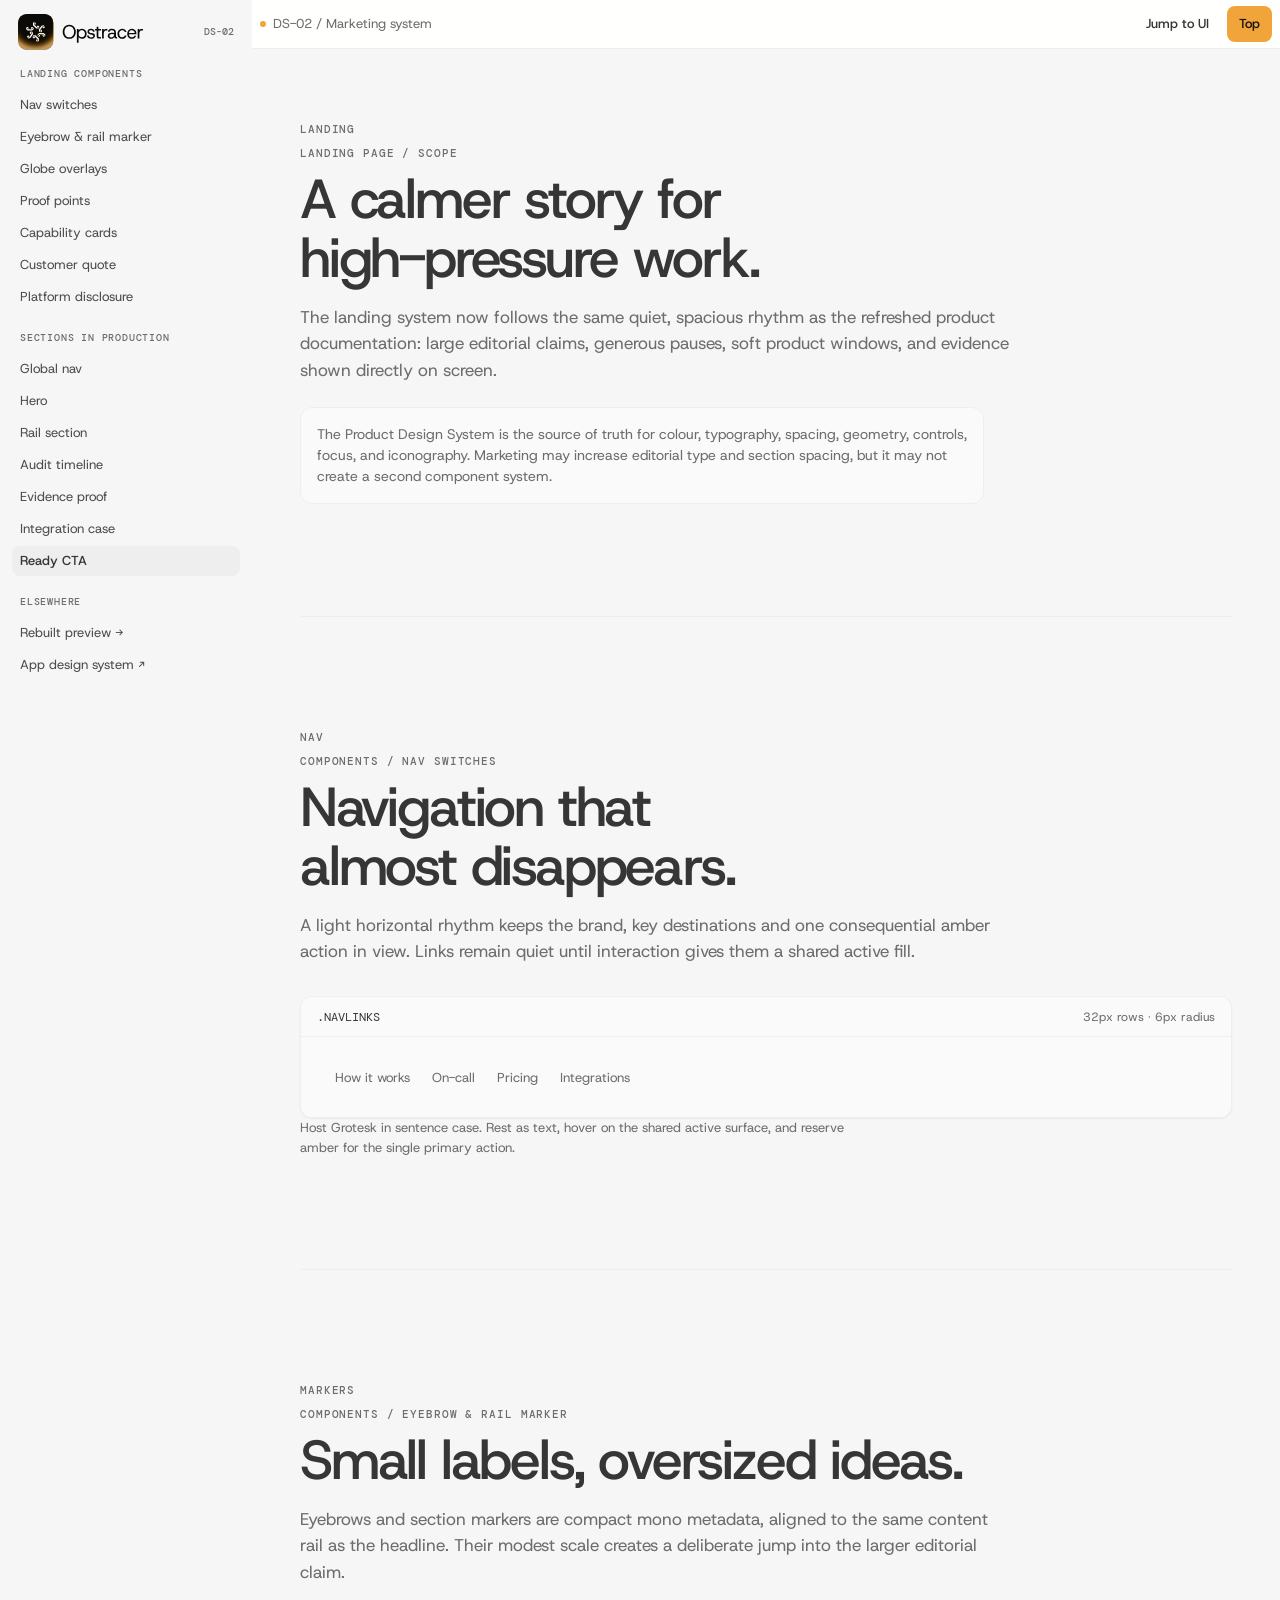
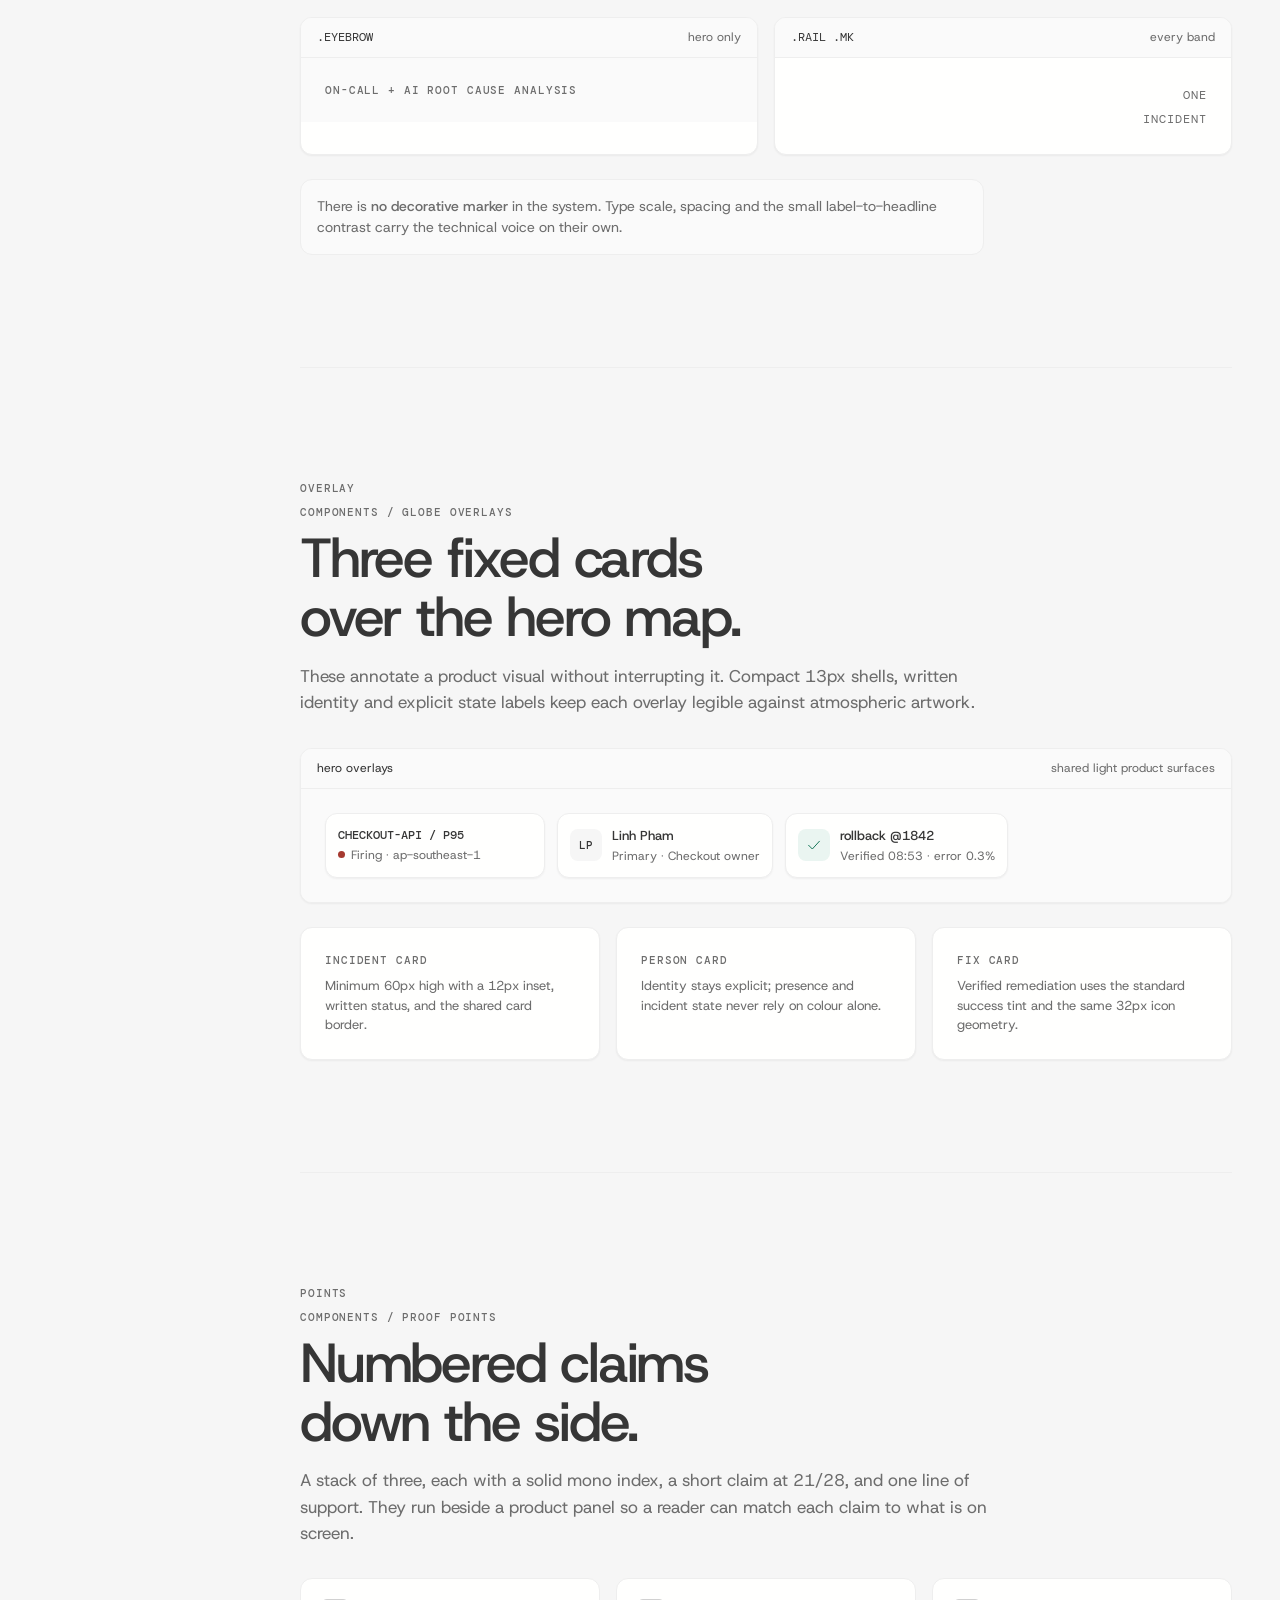
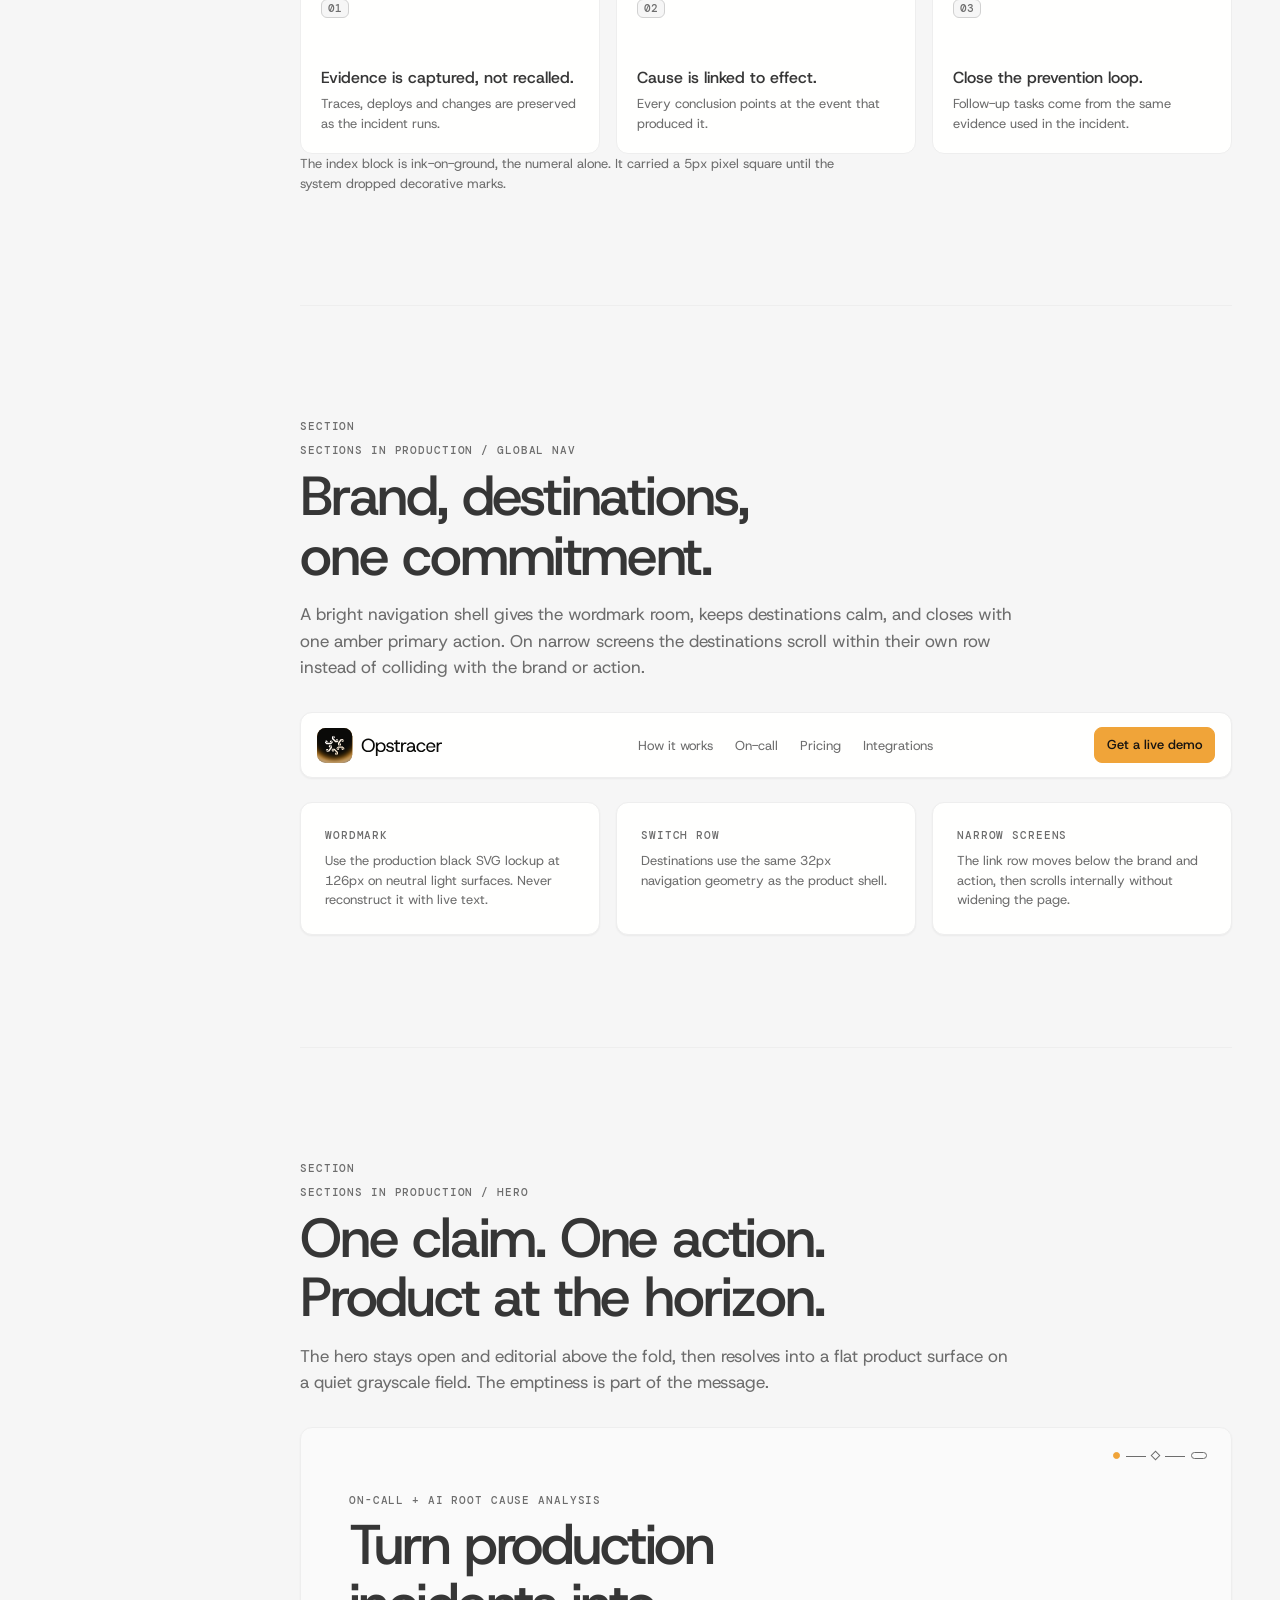
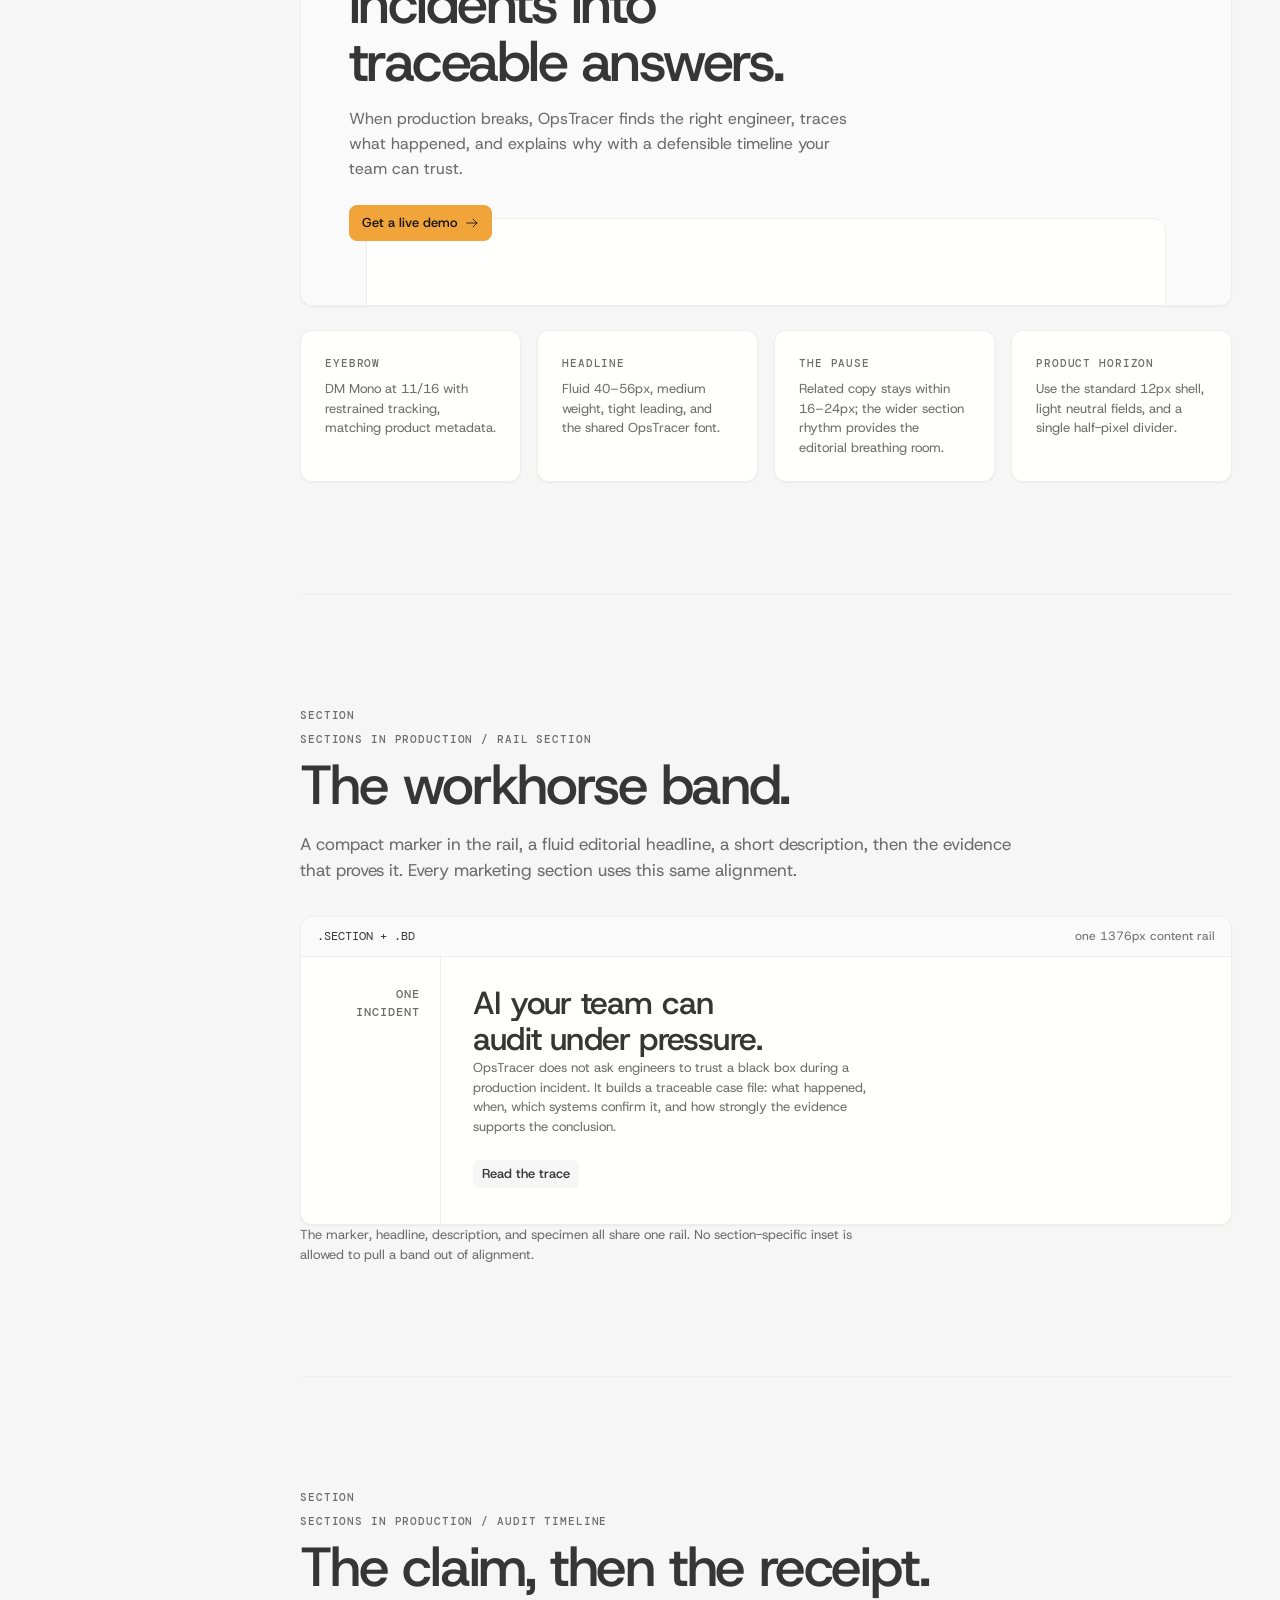
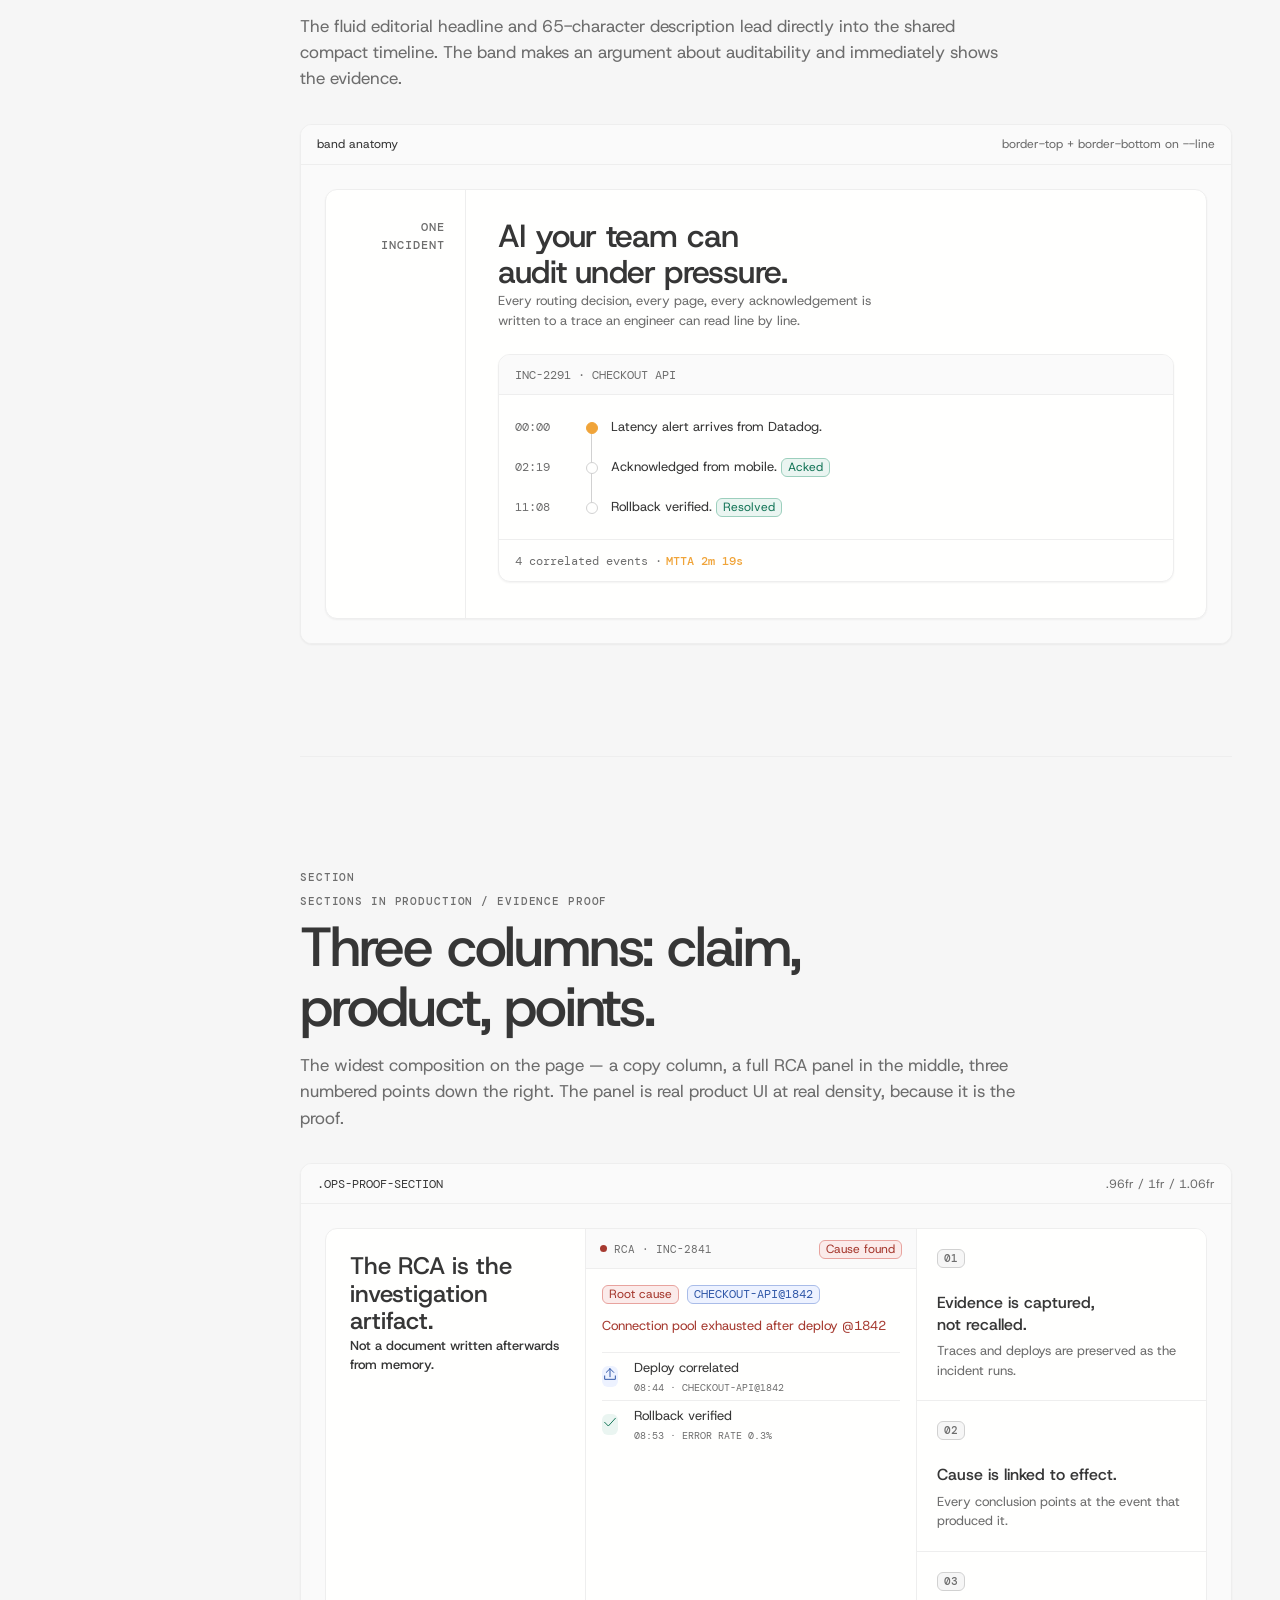
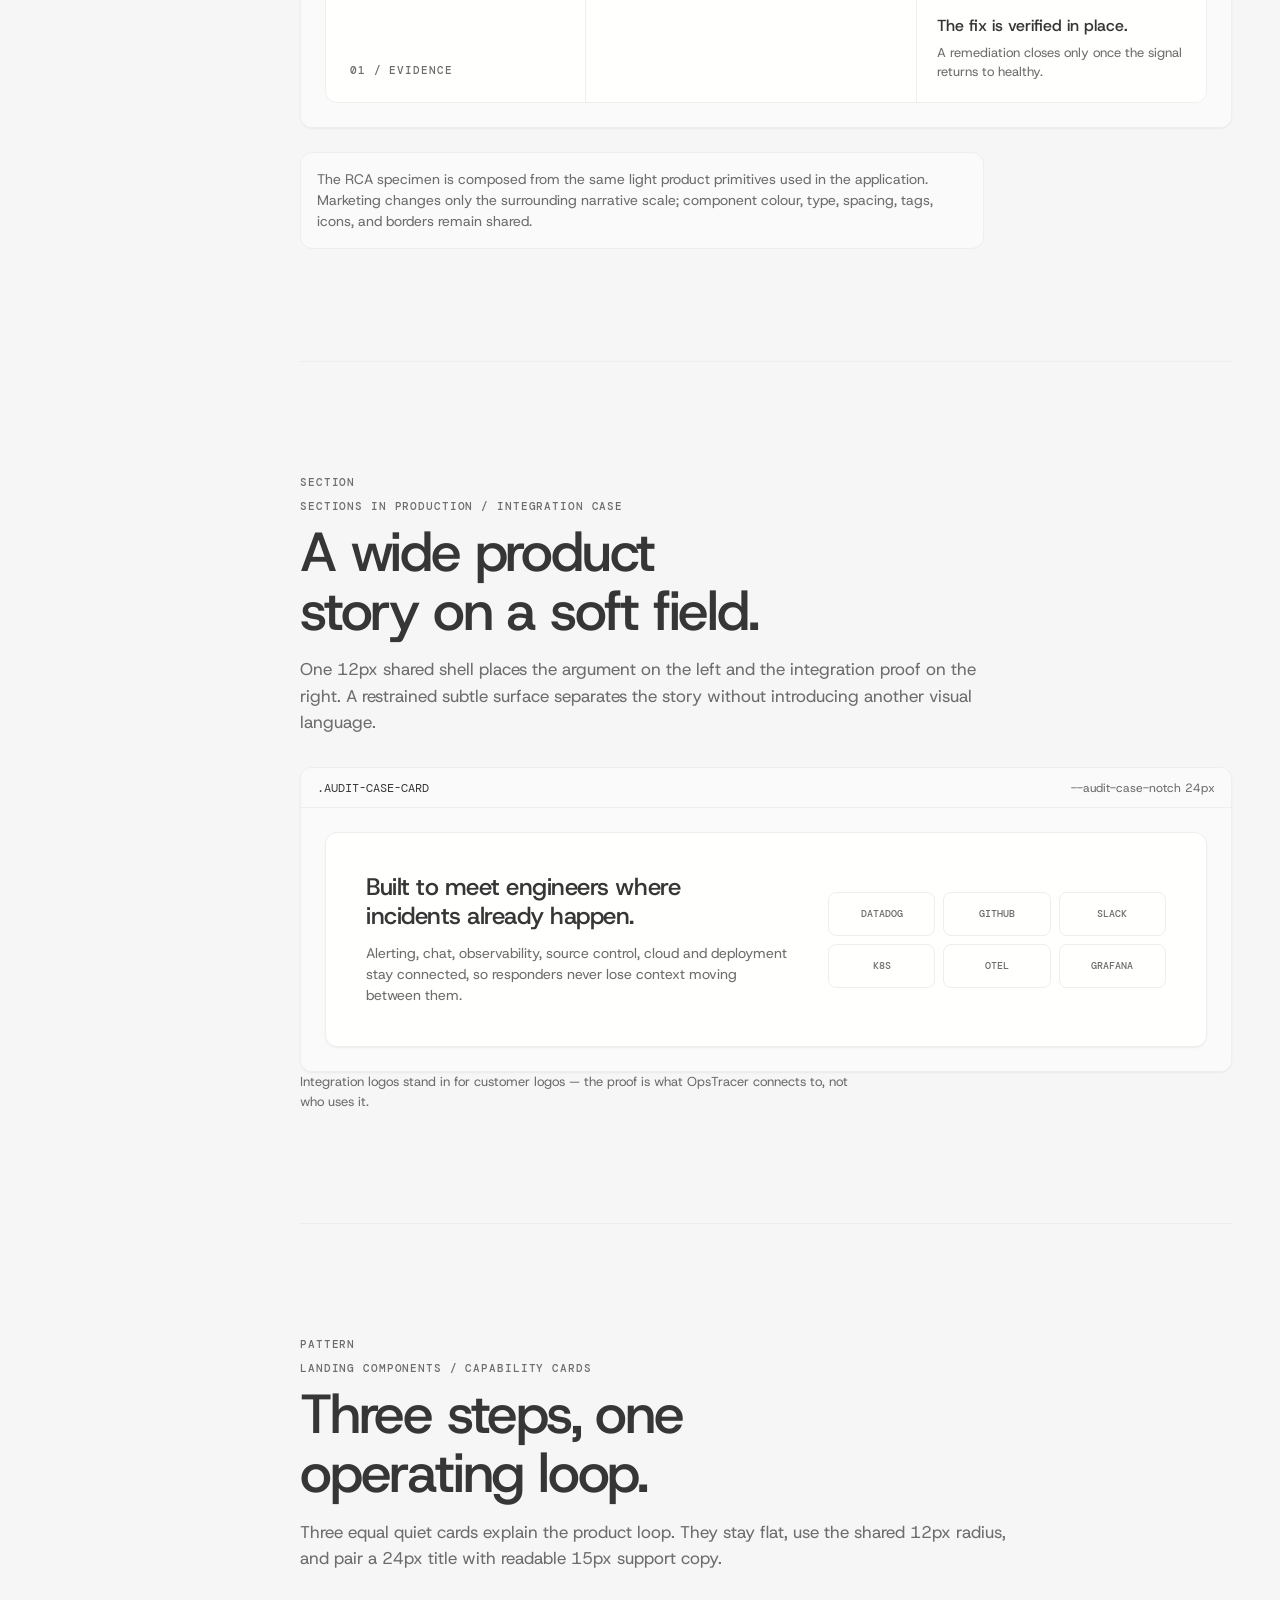
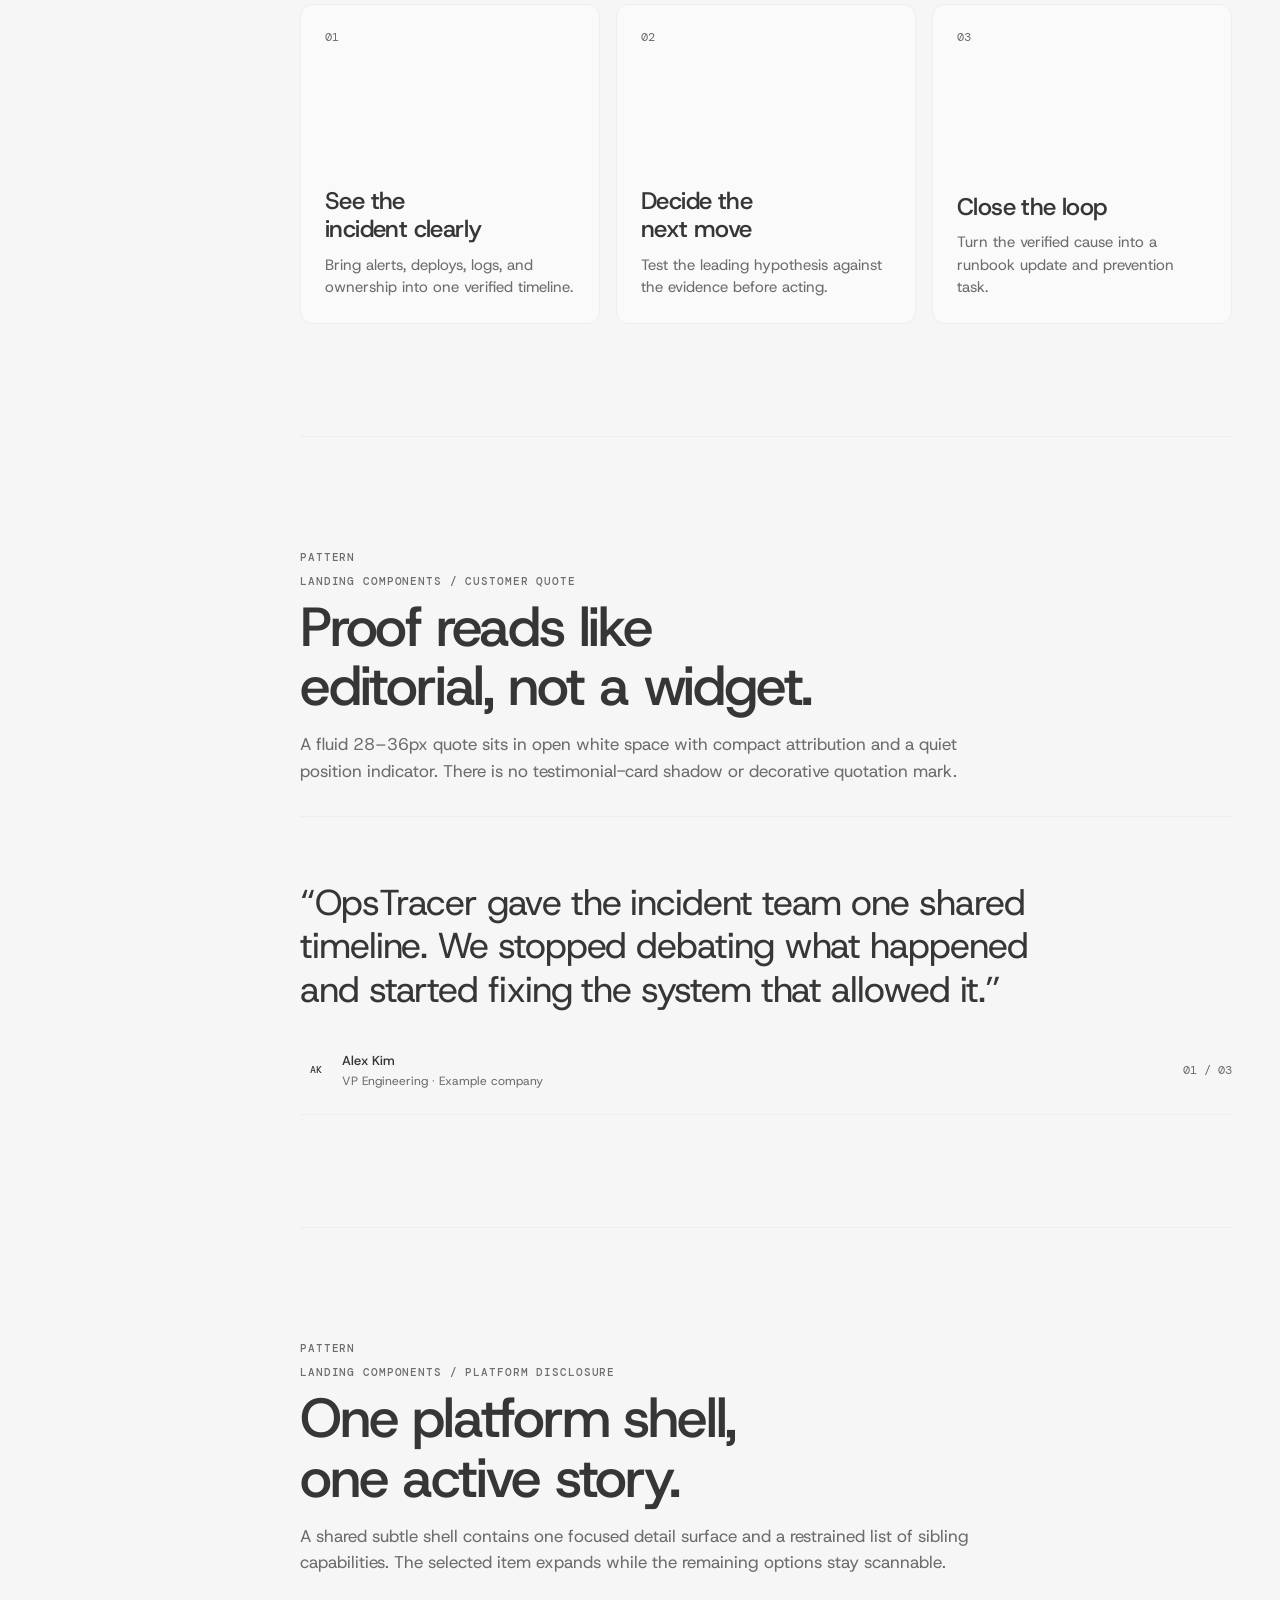
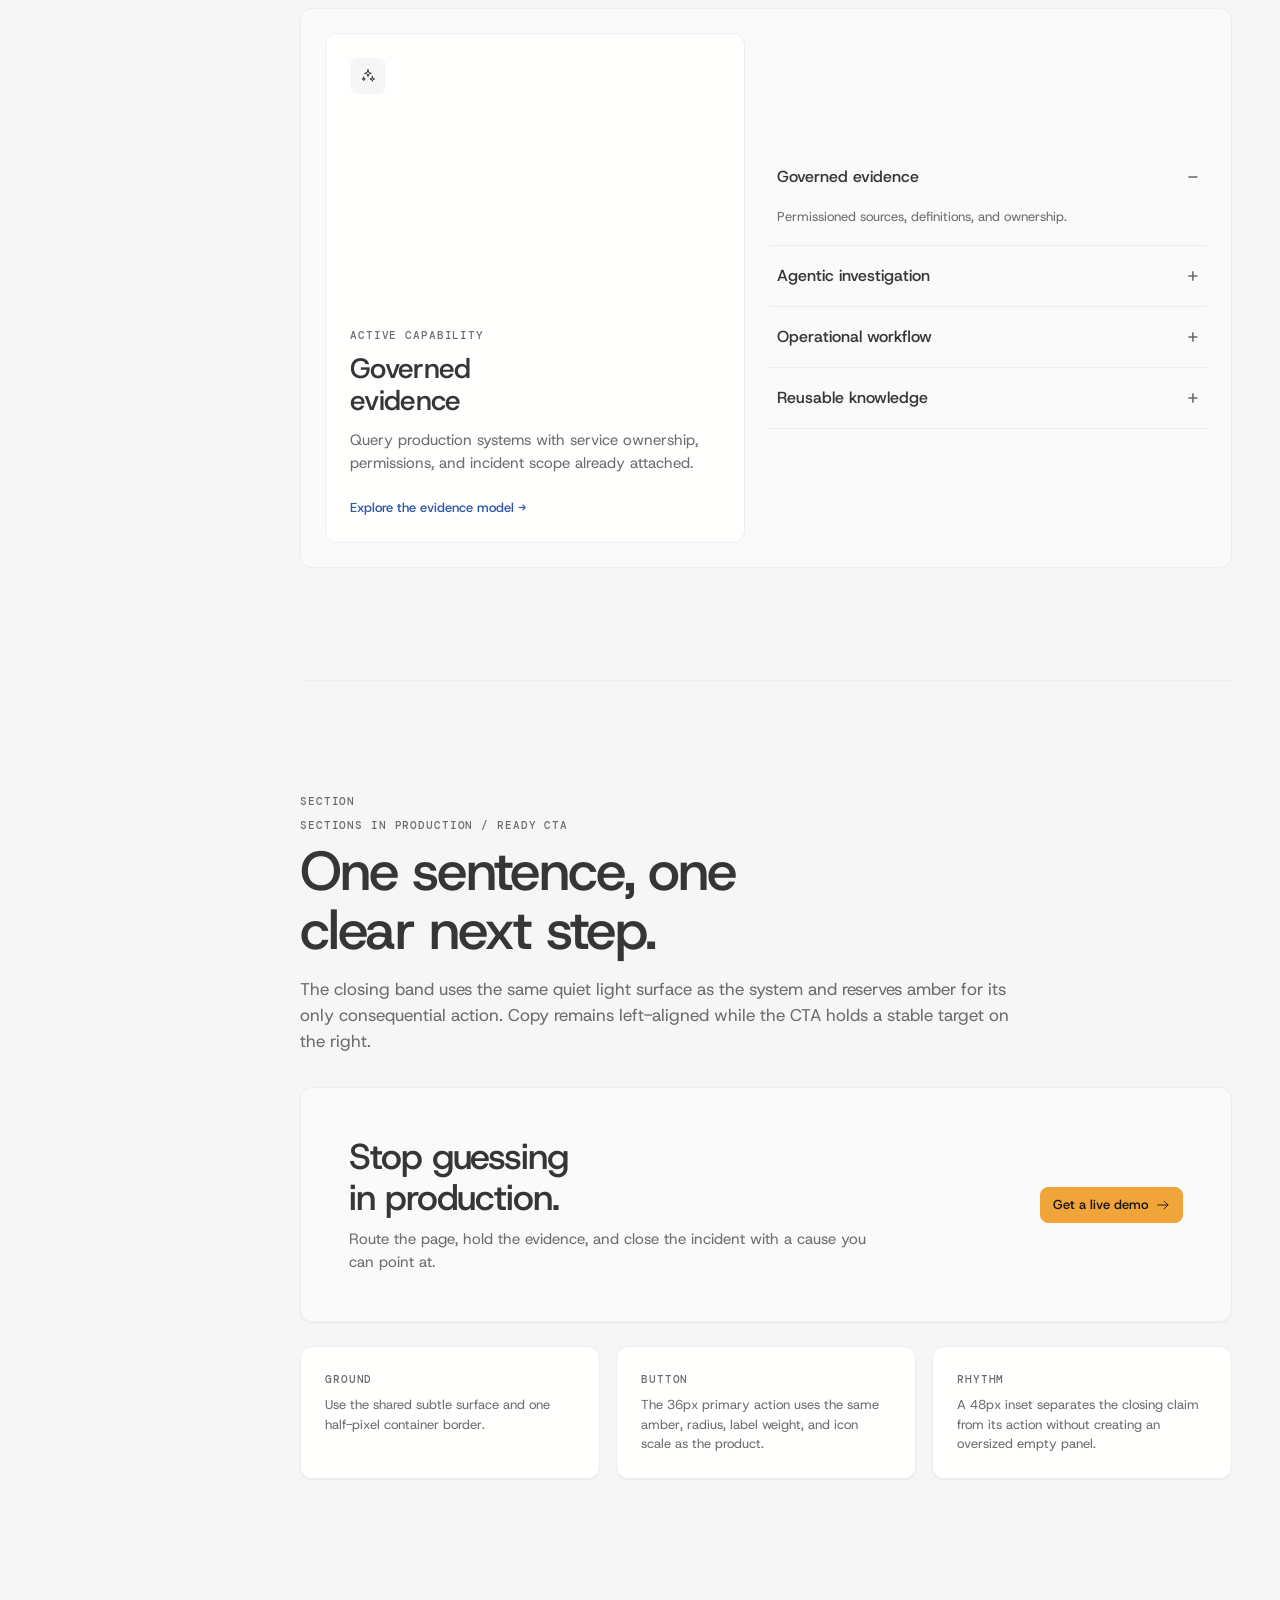
<file: landing.html>
<!doctype html>
<html lang="en">
<head>
<meta charset="utf-8">
<meta name="viewport" content="width=device-width, initial-scale=1">
<title>OpsTracer DS-02 — Marketing system</title>
<meta name="description" content="The OpsTracer Marketing System: evidence-led storytelling built on the shared Product Design System foundations.">
<meta name="color-scheme" content="light">
<meta name="theme-color" content="#fffffe">
<link rel="icon" href="data:image/svg+xml,%3Csvg xmlns='http://www.w3.org/2000/svg' viewBox='0 0 32 32'%3E%3Crect width='32' height='32' fill='%23100E0D'/%3E%3Ccircle cx='16' cy='16' r='6' fill='%23F0A439'/%3E%3C/svg%3E">
<link rel="stylesheet" href="summation-refresh.css?v=20260913-marketing-ds02">
</head>
<body>
<a class="skip" href="#content">Skip to content</a>
<div class="shell">

<aside class="sidebar" id="sidebar">
  <div class="side-brand"><img class="brand-logo" src="assets/black-horizontal.svg" alt="OpsTracer"><small>DS-02</small></div>
  <nav class="nav" aria-label="Design system sections">
    <div class="nav-group">
      <div class="nav-label">Landing components</div>
      <a href="#navswitch" class="active">Nav switches</a>
      <a href="#markers">Eyebrow &amp; rail marker</a>
      <a href="#overlays">Globe overlays</a>
      <a href="#proofpoints">Proof points</a>
      <a href="#capability-cards">Capability cards</a>
      <a href="#customer-quote">Customer quote</a>
      <a href="#platform-disclosure">Platform disclosure</a>
    </div>
    <div class="nav-group">
      <div class="nav-label">Sections in production</div>
      <a href="#s-nav">Global nav</a>
      <a href="#s-hero">Hero</a>
      <a href="#s-rail">Rail section</a>
      <a href="#s-audit">Audit timeline</a>
      <a href="#s-proof">Evidence proof</a>
      <a href="#s-case">Integration case</a>
      <a href="#s-ready">Ready CTA</a>
    </div>
    <div class="nav-group">
      <div class="nav-label">Elsewhere</div>
      <a href="web-app.html">Rebuilt preview &#8594;</a>
      <a href="index.html">App design system &#8599;</a>
    </div>
  </nav>
</aside>

<main class="main" id="content" tabindex="-1">
  <header class="topbar">
    <button id="menu" type="button" aria-label="Toggle sections" aria-expanded="false">
      <span class="ui-icon icon-menu icon-md" aria-hidden="true"></span>
      <span class="ui-icon icon-close icon-md" aria-hidden="true"></span>
    </button>
    <div class="crumb"><i></i><span>DS-02 / Marketing system</span></div>
    <div class="top-actions">
      <button type="button" class="top-btn" id="jump">Jump to UI</button>
      <button type="button" class="top-btn primary" id="totop">Top</button>
    </div>
  </header>

  <div class="page">

<section id="lp-intro" class="section">
  <div class="sec-rail">
    <div class="mk">LANDING</div>
    <div class="bd">
      <p class="lab">Landing page / Scope</p>
      <h2 class="mt-s">A calmer story for high-pressure work.</h2>
      <p class="lede">The landing system now follows the same quiet, spacious rhythm as the refreshed product documentation: large editorial claims, generous pauses, soft product windows, and evidence shown directly on screen.</p>
      <div class="callout mt-m">The Product Design System is the source of truth for colour,
        typography, spacing, geometry, controls, focus, and iconography. Marketing may increase
        editorial type and section spacing, but it may not create a second component system.</div>
    </div>
  </div>
</section>

<section id="navswitch" class="section">
  <div class="sec-rail">
    <div class="mk">NAV</div>
    <div class="bd">
      <p class="lab">Components / Nav switches</p>
      <h2 class="mt-s">Navigation that almost disappears.</h2>
      <p class="lede">A light horizontal rhythm keeps the brand, key destinations and one consequential amber action in view. Links remain quiet until interaction gives them a shared active fill.</p>
      <div class="frame mt-l">
        <div class="frame-bar"><span class="t tech">.navlinks</span><span class="src">32px rows · 6px radius</span></div>
        <div class="frame-body stage">
          <div class="navlinks">
            <a href="#navswitch">How it works</a>
            <a href="#navswitch">On-call</a>
            <a href="#navswitch">Pricing</a>
            <a href="#navswitch">Integrations</a>
          </div>
        </div>
      </div>
      <p class="note">Host Grotesk in sentence case. Rest as text, hover on the shared active surface, and reserve amber for the single primary action.</p>
    </div>
  </div>
</section>

<section id="markers" class="section">
  <div class="sec-rail">
    <div class="mk">MARKERS</div>
    <div class="bd">
      <p class="lab">Components / Eyebrow &amp; rail marker</p>
      <h2 class="mt-s">Small labels, oversized ideas.</h2>
      <p class="lede">Eyebrows and section markers are compact mono metadata, aligned to the same content rail as the headline. Their modest scale creates a deliberate jump into the larger editorial claim.</p>
      <div class="grid g2 mt-l">
        <div class="frame"><div class="frame-bar"><span class="t tech">.eyebrow</span><span class="src">hero only</span></div>
          <div class="frame-body stage"><p class="eyebrow">On-call + AI root cause analysis</p></div>
        </div>
        <div class="frame"><div class="frame-bar"><span class="t tech">.rail .mk</span><span class="src">every band</span></div>
          <div class="frame-body marker-specimen">
            <span class="mono">ONE<br>INCIDENT</span>
          </div>
        </div>
      </div>
      <div class="callout mt-m">There is <b>no decorative marker</b> in the system. Type scale, spacing and the small label-to-headline contrast carry the technical voice on their own.</div>
    </div>
  </div>
</section>

<section id="overlays" class="section">
  <div class="sec-rail">
    <div class="mk">OVERLAY</div>
    <div class="bd">
      <p class="lab">Components / Globe overlays</p>
      <h2 class="mt-s">Three fixed cards over the hero map.</h2>
      <p class="lede">These annotate a product visual without interrupting it. Compact 13px shells, written identity and explicit state labels keep each overlay legible against atmospheric artwork.</p>

      <div class="frame mt-l">
        <div class="frame-bar"><span class="t">hero overlays</span><span class="src">shared light product surfaces</span></div>
        <div class="frame-body stage">
          <div class="row overlay-row">
            <div class="incident-card">
              <span class="incident-name">checkout-api / p95</span>
              <span class="incident-status"><i class="incident-dot"></i>Firing · ap-southeast-1</span>
            </div>
            <div class="person-card">
              <span class="person-avatar">LP</span>
              <span class="person-info"><b>Linh Pham</b><em>Primary · Checkout owner</em></span>
            </div>
            <div class="fix-card">
              <span class="fix-mark"><span class="ui-icon icon-check" aria-hidden="true"></span></span>
              <span class="fix-info"><b>rollback @1842</b><em>Verified 08:53 · error 0.3%</em></span>
            </div>
          </div>
        </div>
      </div>

      <div class="grid g3 mt-m">
        <div class="frame"><div class="frame-body"><p class="lab">Incident card</p><p class="note note-tight">Minimum 60px high with a 12px inset, written status, and the shared card border.</p></div></div>
        <div class="frame"><div class="frame-body"><p class="lab">Person card</p><p class="note note-tight">Identity stays explicit; presence and incident state never rely on colour alone.</p></div></div>
        <div class="frame"><div class="frame-body"><p class="lab">Fix card</p><p class="note note-tight">Verified remediation uses the standard success tint and the same 32px icon geometry.</p></div></div>
      </div>
    </div>
  </div>
</section>

<section id="proofpoints" class="section">
  <div class="sec-rail">
    <div class="mk">POINTS</div>
    <div class="bd">
      <p class="lab">Components / Proof points</p>
      <h2 class="mt-s">Numbered claims down the side.</h2>
      <p class="lede">A stack of three, each with a solid mono index, a short claim at 21/28, and one line of support. They run beside a product panel so a reader can match each claim to what is on screen.</p>
      <div class="grid g3 mt-l">
        <div class="proof-point"><span class="proof-index">01</span><h4>Evidence is captured, not recalled.</h4><p>Traces, deploys and changes are preserved as the incident runs.</p></div>
        <div class="proof-point"><span class="proof-index">02</span><h4>Cause is linked to effect.</h4><p>Every conclusion points at the event that produced it.</p></div>
        <div class="proof-point"><span class="proof-index">03</span><h4>Close the prevention loop.</h4><p>Follow-up tasks come from the same evidence used in the incident.</p></div>
      </div>
      <p class="note">The index block is ink-on-ground, the numeral alone. It carried a 5px pixel square until the system dropped decorative marks.</p>
    </div>
  </div>
</section>

<section id="s-nav" class="section">
  <div class="sec-rail">
    <div class="mk">SECTION</div>
    <div class="bd">
      <p class="lab">Sections in production / Global nav</p>
      <h2 class="mt-s">Brand, destinations, one commitment.</h2>
      <p class="lede">A bright navigation shell gives the wordmark room, keeps destinations calm, and closes with one amber primary action. On narrow screens the destinations scroll within their own row instead of colliding with the brand or action.</p>
      <div class="demo-nav mt-l">
        <div class="demo-navin">
          <span class="demo-brand"><img class="brand-logo" src="assets/black-horizontal.svg" alt="OpsTracer"></span>
          <div class="navlinks">
            <a href="#s-nav">How it works</a>
            <a href="#s-nav">On-call</a>
            <a href="#s-nav">Pricing</a>
            <a href="#s-nav">Integrations</a>
          </div>
          <div class="demo-navcta"><a class="btn primary" href="#s-ready">Get a live demo</a></div>
        </div>
      </div>
      <div class="grid g3 mt-m">
        <div class="frame"><div class="frame-body"><p class="lab">Wordmark</p><p class="note note-tight">Use the production black SVG lockup at 126px on neutral light surfaces. Never reconstruct it with live text.</p></div></div>
        <div class="frame"><div class="frame-body"><p class="lab">Switch row</p><p class="note note-tight">Destinations use the same 32px navigation geometry as the product shell.</p></div></div>
        <div class="frame"><div class="frame-body"><p class="lab">Narrow screens</p><p class="note note-tight">The link row moves below the brand and action, then scrolls internally without widening the page.</p></div></div>
      </div>
    </div>
  </div>
</section>

<section id="s-hero" class="section">
  <div class="sec-rail">
    <div class="mk">SECTION</div>
    <div class="bd">
      <p class="lab">Sections in production / Hero</p>
      <h2 class="mt-s">One claim. One action. Product at the horizon.</h2>
      <p class="lede">The hero stays open and editorial above the fold, then resolves into a flat product surface on a quiet grayscale field. The emptiness is part of the message.</p>

      <div class="demo-hero mt-l">
        <div class="hero-progress" aria-hidden="true">
          <span class="node"></span><span class="track"></span><span class="diamond"></span><span class="track"></span><span class="capsule"></span>
        </div>
        <div class="demo-hero-in">
          <p class="eyebrow">On-call + AI root cause analysis</p>
          <h3 class="mt-s">Turn production incidents into traceable answers.</h3>
          <p class="sub">When production breaks, OpsTracer finds the right engineer, traces what happened, and explains why with a defensible timeline your team can trust.</p>
          <div class="acts"><a class="btn primary btn-lead" href="#s-ready">Get a live demo</a></div>
        </div>
      </div>

      <div class="grid g4 mt-m">
        <div class="frame"><div class="frame-body"><p class="lab">Eyebrow</p><p class="note note-tight">DM Mono at 11/16 with restrained tracking, matching product metadata.</p></div></div>
        <div class="frame"><div class="frame-body"><p class="lab">Headline</p><p class="note note-tight">Fluid 40–56px, medium weight, tight leading, and the shared OpsTracer font.</p></div></div>
        <div class="frame"><div class="frame-body"><p class="lab">The pause</p><p class="note note-tight">Related copy stays within 16–24px; the wider section rhythm provides the editorial breathing room.</p></div></div>
        <div class="frame"><div class="frame-body"><p class="lab">Product horizon</p><p class="note note-tight">Use the standard 12px shell, light neutral fields, and a single half-pixel divider.</p></div></div>
      </div>
    </div>
  </div>
</section>

<section id="s-rail" class="section">
  <div class="sec-rail">
    <div class="mk">SECTION</div>
    <div class="bd">
      <p class="lab">Sections in production / Rail section</p>
      <h2 class="mt-s">The workhorse band.</h2>
      <p class="lede">A compact marker in the rail, a fluid editorial headline, a short description, then the evidence that proves it. Every marketing section uses this same alignment.</p>
      <div class="frame mt-l">
        <div class="frame-bar"><span class="t tech">.section + .bd</span><span class="src">one 1376px content rail</span></div>
        <div class="frame-body pad-0">
          <div class="demo-rail demo-rail--flat">
            <div class="rl">ONE<br>INCIDENT</div>
            <div class="rb">
              <h4>AI your team can audit under pressure.</h4>
              <p class="note copy-measure">OpsTracer does not ask engineers to trust a black box during a production incident. It builds a traceable case file: what happened, when, which systems confirm it, and how strongly the evidence supports the conclusion.</p>
              <div class="row mt-m"><a class="btn ghost sm" href="#s-audit">Read the trace</a></div>
            </div>
          </div>
        </div>
      </div>
      <p class="note">The marker, headline, description, and specimen all share one rail. No section-specific inset is allowed to pull a band out of alignment.</p>
    </div>
  </div>
</section>

<section id="s-audit" class="section">
  <div class="sec-rail">
    <div class="mk">SECTION</div>
    <div class="bd">
      <p class="lab">Sections in production / Audit timeline</p>
      <h2 class="mt-s">The claim, then the receipt.</h2>
      <p class="lede">The fluid editorial headline and 65-character description lead directly into the shared compact timeline. The band makes an argument about auditability and immediately shows the evidence.</p>
      <div class="frame mt-l">
        <div class="frame-bar"><span class="t">band anatomy</span><span class="src">border-top + border-bottom on --line</span></div>
        <div class="frame-body tint">
          <div class="demo-rail">
            <div class="rl">ONE<br>INCIDENT</div>
            <div class="rb">
              <h4 class="copy-measure-short">AI your team can audit under pressure.</h4>
              <p class="note copy-measure">Every routing decision, every page, every acknowledgement is written to a trace an engineer can read line by line.</p>
              <div class="tlwrap mt-m">
                <div class="tlhead"><span class="t">INC-2291 · CHECKOUT API</span></div>
                <div class="steps">
                  <div class="step lit"><span class="tm">00:00</span><span class="gut"></span><span class="tx">Latency alert arrives from Datadog.</span></div>
                  <div class="step"><span class="tm">02:19</span><span class="gut"></span><span class="tx">Acknowledged from mobile. <span class="pill ok">Acked</span></span></div>
                  <div class="step"><span class="tm">11:08</span><span class="gut"></span><span class="tx">Rollback verified. <span class="pill ok">Resolved</span></span></div>
                </div>
                <div class="tlfoot">4 correlated events · <b>MTTA 2m 19s</b></div>
              </div>
            </div>
          </div>
        </div>
      </div>
    </div>
  </div>
</section>

<section id="s-proof" class="section">
  <div class="sec-rail">
    <div class="mk">SECTION</div>
    <div class="bd">
      <p class="lab">Sections in production / Evidence proof</p>
      <h2 class="mt-s">Three columns: claim, product, points.</h2>
      <p class="lede">The widest composition on the page — a copy column, a full RCA panel in the middle, three numbered points down the right. The panel is real product UI at real density, because it is the proof.</p>
      <div class="frame mt-l">
        <div class="frame-bar"><span class="t tech">.ops-proof-section</span><span class="src">.96fr / 1fr / 1.06fr</span></div>
        <div class="frame-body tint">
          <div class="grid proof-composition">
            <div class="proof-copy">
              <div>
                <h4 class="proof-copy-title">The RCA is the investigation artifact.</h4>
                <p class="note proof-copy-note">Not a document written afterwards from memory.</p>
              </div>
              <span class="lab">01 / evidence</span>
            </div>
            <div class="sre">
              <div class="sre-bar"><span class="id"><i class="dot live"></i>RCA · INC-2841</span><span class="acts"><span class="chip-out red">Cause found</span></span></div>
              <div class="sre-body">
                <div class="row sre-row"><span class="chip-solid red">Root cause</span><span class="chip-out blue tech">checkout-api@1842</span></div>
                <p class="sre-rootcause">Connection pool exhausted after deploy @1842</p>
                <div class="ev-list mt-m">
                  <div class="ev-item"><span class="gut"><i class="sre-mark blue"><span class="ui-icon icon-deploy" aria-hidden="true"></span></i></span><span><span class="ev-title">Deploy correlated</span><span class="ev-sub tech">08:44 · checkout-api@1842</span></span></div>
                  <div class="ev-item"><span class="gut"><i class="sre-mark green"><span class="ui-icon icon-check" aria-hidden="true"></span></i></span><span><span class="ev-title">Rollback verified</span><span class="ev-sub tech">08:53 · error rate 0.3%</span></span></div>
                </div>
              </div>
            </div>
            <div class="proof-points">
              <div class="proof-point"><span class="proof-index">01</span><h4>Evidence is captured, not recalled.</h4><p>Traces and deploys are preserved as the incident runs.</p></div>
              <div class="proof-point"><span class="proof-index">02</span><h4>Cause is linked to effect.</h4><p>Every conclusion points at the event that produced it.</p></div>
              <div class="proof-point"><span class="proof-index">03</span><h4>The fix is verified in place.</h4><p>A remediation closes only once the signal returns to healthy.</p></div>
            </div>
          </div>
        </div>
      </div>
      <div class="callout mt-m">The RCA specimen is composed from the same light product primitives used in the application. Marketing changes only the surrounding narrative scale; component colour, type, spacing, tags, icons, and borders remain shared.</div>
    </div>
  </div>
</section>

<section id="s-case" class="section">
  <div class="sec-rail">
    <div class="mk">SECTION</div>
    <div class="bd">
      <p class="lab">Sections in production / Integration case</p>
      <h2 class="mt-s">A wide product story on a soft field.</h2>
      <p class="lede">One 12px shared shell places the argument on the left and the integration proof on the right. A restrained subtle surface separates the story without introducing another visual language.</p>
      <div class="frame mt-l">
        <div class="frame-bar"><span class="t tech">.audit-case-card</span><span class="src">--audit-case-notch 24px</span></div>
        <div class="frame-body case-stage">
          <div class="demo-case">
            <div class="grid integration-layout">
              <div>
                <h4>Built to meet engineers where incidents already happen.</h4>
                <p>Alerting, chat, observability, source control, cloud and deployment stay connected, so responders never lose context moving between them.</p>
              </div>
              <div class="integration-grid">
                <span class="integration-tile">DATADOG</span>
                <span class="integration-tile">GITHUB</span>
                <span class="integration-tile">SLACK</span>
                <span class="integration-tile">K8S</span>
                <span class="integration-tile">OTEL</span>
                <span class="integration-tile">GRAFANA</span>
              </div>
            </div>
          </div>
        </div>
      </div>
      <p class="note">Integration logos stand in for customer logos — the proof is what OpsTracer connects to, not who uses it.</p>
    </div>
  </div>
</section>

<section id="capability-cards" class="section">
  <div class="sec-rail">
    <div class="mk">PATTERN</div>
    <div class="bd">
      <p class="lab">Landing components / Capability cards</p>
      <h2 class="mt-s">Three steps, one operating loop.</h2>
      <p class="lede">Three equal quiet cards explain the product loop. They stay flat, use the shared 12px radius, and pair a 24px title with readable 15px support copy.</p>
      <div class="marketing-capabilities mt-l">
        <article class="marketing-card"><span>01</span><div><h3>See the incident clearly</h3><p>Bring alerts, deploys, logs, and ownership into one verified timeline.</p></div></article>
        <article class="marketing-card"><span>02</span><div><h3>Decide the next move</h3><p>Test the leading hypothesis against the evidence before acting.</p></div></article>
        <article class="marketing-card"><span>03</span><div><h3>Close the loop</h3><p>Turn the verified cause into a runbook update and prevention task.</p></div></article>
      </div>
    </div>
  </div>
</section>

<section id="customer-quote" class="section">
  <div class="sec-rail">
    <div class="mk">PATTERN</div>
    <div class="bd">
      <p class="lab">Landing components / Customer quote</p>
      <h2 class="mt-s">Proof reads like editorial, not a widget.</h2>
      <p class="lede">A fluid 28–36px quote sits in open white space with compact attribution and a quiet position indicator. There is no testimonial-card shadow or decorative quotation mark.</p>
      <figure class="quote-band mt-l">
        <blockquote>“OpsTracer gave the incident team one shared timeline. We stopped debating what happened and started fixing the system that allowed it.”</blockquote>
        <figcaption><span class="quote-avatar" aria-hidden="true">AK</span><span><strong>Alex Kim</strong><small>VP Engineering · Example company</small></span><span class="quote-position">01 / 03</span></figcaption>
      </figure>
    </div>
  </div>
</section>

<section id="platform-disclosure" class="section">
  <div class="sec-rail">
    <div class="mk">PATTERN</div>
    <div class="bd">
      <p class="lab">Landing components / Platform disclosure</p>
      <h2 class="mt-s">One platform shell, one active story.</h2>
      <p class="lede">A shared subtle shell contains one focused detail surface and a restrained list of sibling capabilities. The selected item expands while the remaining options stay scannable.</p>
      <div class="platform-disclosure mt-l">
        <div class="platform-detail">
          <span class="platform-detail__icon"><span class="ui-icon icon-ai icon-md" aria-hidden="true"></span></span>
          <p class="lab">Active capability</p>
          <h3>Governed evidence</h3>
          <p>Query production systems with service ownership, permissions, and incident scope already attached.</p>
          <a href="#platform-disclosure">Explore the evidence model →</a>
        </div>
        <div class="platform-list">
          <details open><summary>Governed evidence</summary><p>Permissioned sources, definitions, and ownership.</p></details>
          <details><summary>Agentic investigation</summary><p>Hypotheses checked against the complete incident record.</p></details>
          <details><summary>Operational workflow</summary><p>Assignments, handoffs, retries, and prevention work.</p></details>
          <details><summary>Reusable knowledge</summary><p>Runbooks and learned patterns available to the next responder.</p></details>
        </div>
      </div>
    </div>
  </div>
</section>

<section id="s-ready" class="section">
  <div class="sec-rail">
    <div class="mk">SECTION</div>
    <div class="bd">
      <p class="lab">Sections in production / Ready CTA</p>
      <h2 class="mt-s">One sentence, one clear next step.</h2>
      <p class="lede">The closing band uses the same quiet light surface as the system and reserves amber for its only consequential action. Copy remains left-aligned while the CTA holds a stable target on the right.</p>
      <div class="demo-ready mt-l">
        <div class="grid ready-layout">
          <div>
            <h4>Stop guessing in production.</h4>
            <p>Route the page, hold the evidence, and close the incident with a cause you can point at.</p>
          </div>
          <div><a class="ready-button primary" href="#s-ready">Get a live demo</a></div>
        </div>
      </div>
      <div class="grid g3 mt-m">
        <div class="frame"><div class="frame-body"><p class="lab">Ground</p><p class="note note-tight">Use the shared subtle surface and one half-pixel container border.</p></div></div>
        <div class="frame"><div class="frame-body"><p class="lab">Button</p><p class="note note-tight">The 36px primary action uses the same amber, radius, label weight, and icon scale as the product.</p></div></div>
        <div class="frame"><div class="frame-body"><p class="lab">Rhythm</p><p class="note note-tight">A 48px inset separates the closing claim from its action without creating an oversized empty panel.</p></div></div>
      </div>
    </div>
  </div>
</section>

  </div>
</main>
</div>
<script>
(function(){
  "use strict";

  var sidebar = document.getElementById("sidebar");
  var menu = document.getElementById("menu");
  if(menu && sidebar){
    menu.addEventListener("click", function(){
      var open = sidebar.classList.toggle("open");
      menu.setAttribute("aria-expanded", String(open));
    });
    sidebar.addEventListener("click", function(event){
      if(event.target.tagName === "A" && window.innerWidth <= 820){
        sidebar.classList.remove("open");
        menu.setAttribute("aria-expanded", "false");
      }
    });
  }

  var jump = document.getElementById("jump");
  if(jump) jump.addEventListener("click", function(){
    var target = document.getElementById("s-nav");
    if(target) target.scrollIntoView({behavior:"smooth"});
  });

  var topButton = document.getElementById("totop");
  if(topButton) topButton.addEventListener("click", function(){
    window.scrollTo({top:0, behavior:"smooth"});
  });

  var links = Array.prototype.slice.call(document.querySelectorAll(".nav a")).filter(function(link){
    return (link.getAttribute("href") || "").charAt(0) === "#";
  });
  var targets = links.map(function(link){
    return document.querySelector(link.getAttribute("href"));
  }).filter(Boolean);

  if("IntersectionObserver" in window && targets.length){
    var observer = new IntersectionObserver(function(entries){
      var visible = entries.filter(function(entry){ return entry.isIntersecting; })
        .sort(function(a,b){ return b.intersectionRatio - a.intersectionRatio; })[0];
      if(!visible) return;
      links.forEach(function(link){
        link.classList.toggle("active", link.getAttribute("href") === "#" + visible.target.id);
      });
    }, {rootMargin:"-15% 0px -70% 0px", threshold:[0,.2,.5,1]});
    targets.forEach(function(target){ observer.observe(target); });
  }
})();
</script>
</body>
</html>
</file>
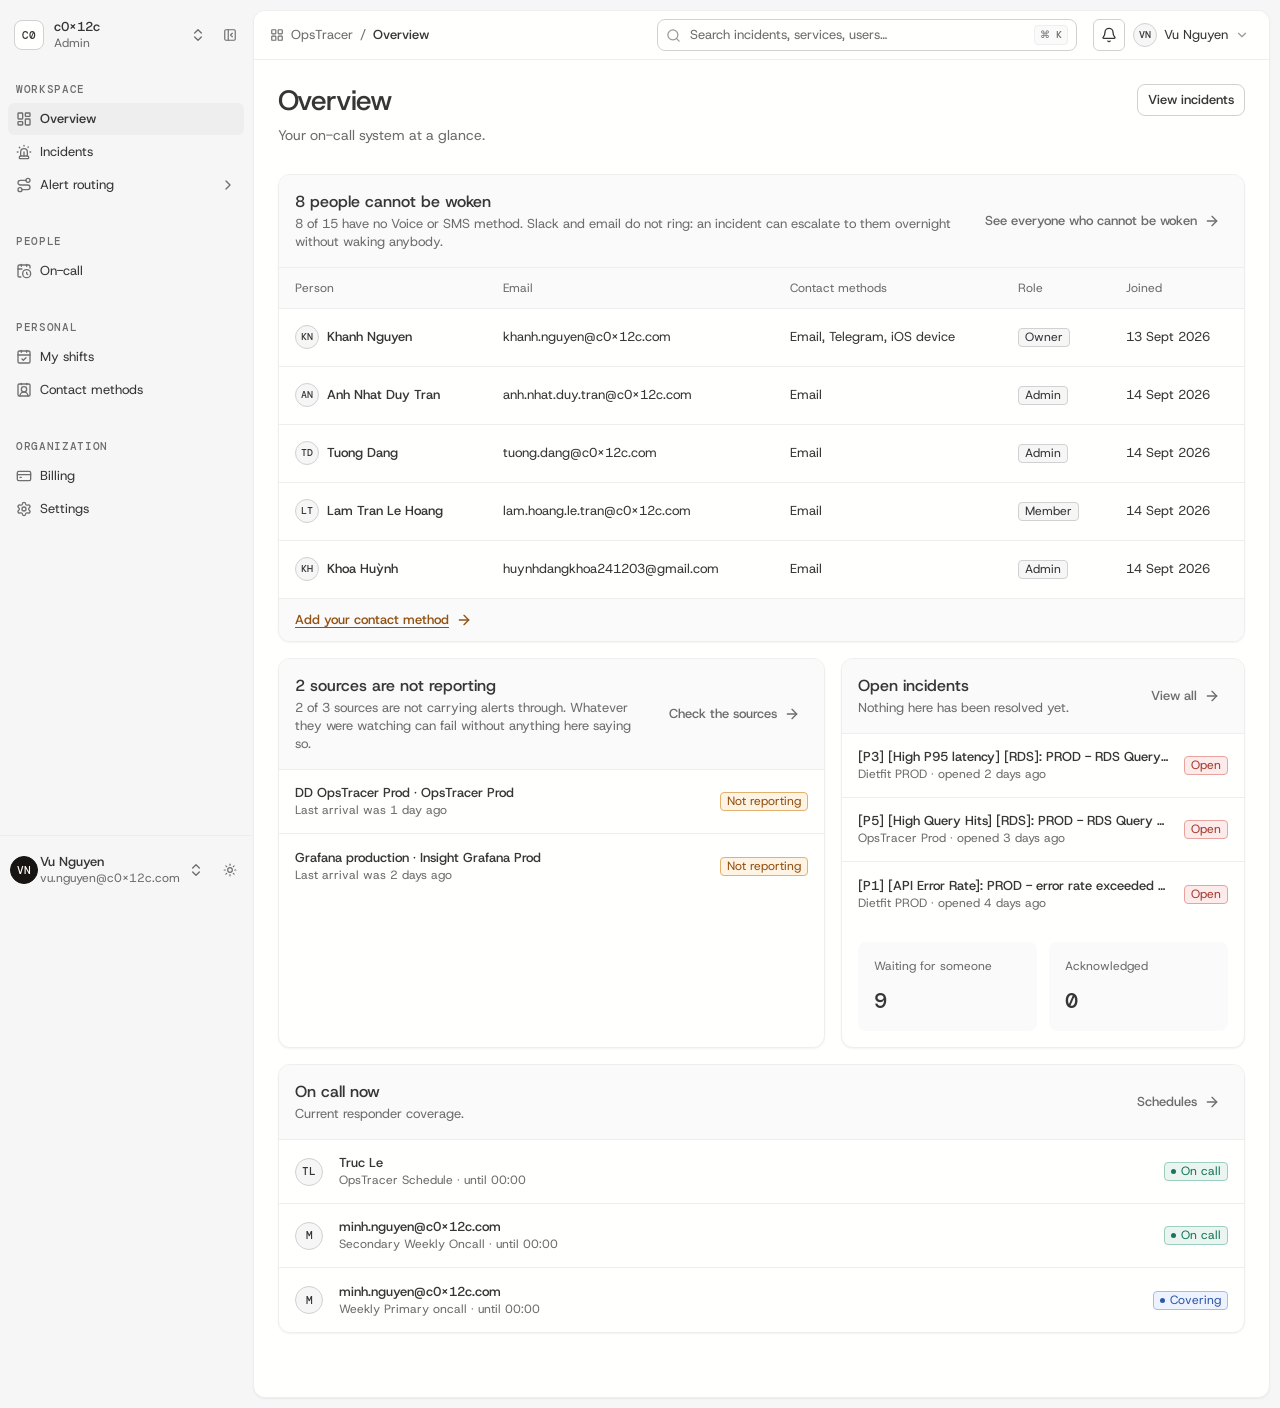
<file: web-app.html>
<!doctype html>
<html lang="en">
<head>
  <meta charset="utf-8">
  <meta name="viewport" content="width=device-width,initial-scale=1">
  <meta name="description" content="OpsTracer web application rebuilt with the DS-02 product design system.">
  <title>OpsTracer · Web app</title>
  <link rel="stylesheet" href="web-app.css?v=69">
</head>
<body>
  <a class="sr-only" href="#app-content">Skip to content</a>
  <div class="wa-shell">
    <aside class="wa-sidebar" id="app-sidebar" aria-label="Application navigation">
      <button class="workspace" type="button" data-menu="workspace-menu" aria-expanded="false">
        <span class="workspace-mark">C0</span><span class="workspace-copy"><strong>c0x12c</strong><small>Admin</small></span><span class="chevron">⌄</span>
      </button>
      <div class="nav-group"><span class="nav-label">WORKSPACE</span><nav class="nav-list">
        <button class="nav-item is-active" data-route="dashboard"><span class="nav-icon icon-grid"></span><span>Overview</span></button>
        <button class="nav-item" data-route="incidents"><span class="nav-icon icon-alert"></span><span>Incidents</span></button>
        <button class="nav-parent" type="button" aria-expanded="true" aria-controls="alert-routing-menu"><span class="nav-icon icon-routing"></span><span>Alert routing</span><span class="nav-chevron"><i class="ico li-chevron-right" aria-hidden="true"></i></span></button>
        <div class="nav-child nav-list" id="alert-routing-menu">
          <button class="nav-item" data-route="services"><span class="nav-icon icon-service"></span><span>Services</span></button>
          <button class="nav-item" data-route="policies"><span class="nav-icon icon-policy"></span><span>Escalation policies</span></button>
          <button class="nav-item" data-route="rules"><span class="nav-icon icon-route"></span><span>Routing rules</span></button>
        </div>
      </nav></div>
      <div class="nav-group"><span class="nav-label">PEOPLE</span><nav class="nav-list"><button class="nav-item" data-route="schedules"><span class="nav-icon icon-calendar"></span><span>On-call</span></button></nav></div>
      <div class="nav-group"><span class="nav-label">PERSONAL</span><nav class="nav-list"><button class="nav-item" data-route="shifts"><span class="nav-icon icon-shift"></span><span>My shifts</span></button><button class="nav-item" data-route="contacts"><span class="nav-icon icon-contact"></span><span>Contact methods</span></button></nav></div>
      <div class="nav-group"><span class="nav-label">ORGANIZATION</span><nav class="nav-list"><button class="nav-item" data-route="billing"><span class="nav-icon icon-billing"></span><span>Billing</span></button><button class="nav-item" data-route="settings"><span class="nav-icon icon-settings"></span><span>Settings</span></button></nav></div>
      <div class="account">
        <button class="workspace" type="button" data-menu="account-menu" aria-expanded="false"><span class="avatar">VN</span><span class="workspace-copy"><strong>Vu Nguyen</strong><small>vu.nguyen@c0x12c.com</small></span><span class="chevron">⌄</span></button>
      </div>
    </aside>

    <main class="wa-main" id="app-content" tabindex="-1">
      <header class="wa-topbar">
        <div class="crumbs"><button class="icon-btn" id="mobile-nav" aria-label="Toggle navigation"><span class="nav-icon icon-menu" aria-hidden="true"></span></button><span class="nav-icon li-layout-grid crumb-icon" aria-hidden="true"></span><span>OpsTracer</span><span>/</span><strong id="current-crumb">Overview</strong></div>
        <label class="global-search"><i class="ico li-search" aria-hidden="true"></i><input type="search" placeholder="Search incidents, services, users…" aria-label="Search incidents, services, and users"><kbd>⌘ K</kbd></label>
        <div class="global-actions"><button class="icon-btn" type="button" aria-label="Notifications"><i class="ico li-bell" aria-hidden="true"></i></button><button class="global-account" type="button" data-menu="account-menu" aria-expanded="false"><span class="avatar sm" aria-hidden="true">VN</span><span>Vu Nguyen</span><i class="ico li-chevron-down sm" aria-hidden="true"></i></button></div>
      </header>

      <div class="wa-content">
        <section class="page is-active" data-page="dashboard">
          <header class="page-header"><div><h1>Overview</h1><p>Your on-call system at a glance.</p></div><button class="btn secondary" data-route="incidents">View incidents</button></header>
          <div class="page-body dashboard-grid">
            <article class="panel alert-panel">
              <header class="panel-head"><div><h2>8 people cannot be woken</h2><p>8 of 15 have no Voice or SMS method. Slack and email do not ring: an incident can escalate to them overnight without waking anybody.</p></div><button class="btn text" data-route="unreachable">See everyone who cannot be woken<i class="ico li-arrow-right" aria-hidden="true"></i></button></header>
              <div class="table-wrap flush"><table class="data-table"><thead><tr><th>Person</th><th>Email</th><th>Contact methods</th><th>Role</th><th>Joined</th></tr></thead><tbody><tr data-route="member-detail"><td><span class="person-cell"><span class="avatar sm" aria-hidden="true">KN</span><span class="cell-title">Khanh Nguyen</span></span></td><td>khanh.nguyen@c0x12c.com</td><td>Email, Telegram, iOS device</td><td><span class="tag">Owner</span></td><td>13 Sept 2026</td></tr><tr data-route="member-detail"><td><span class="person-cell"><span class="avatar sm" aria-hidden="true">AN</span><span class="cell-title">Anh Nhat Duy Tran</span></span></td><td>anh.nhat.duy.tran@c0x12c.com</td><td>Email</td><td><span class="tag">Admin</span></td><td>14 Sept 2026</td></tr><tr data-route="member-detail"><td><span class="person-cell"><span class="avatar sm" aria-hidden="true">TD</span><span class="cell-title">Tuong Dang</span></span></td><td>tuong.dang@c0x12c.com</td><td>Email</td><td><span class="tag">Admin</span></td><td>14 Sept 2026</td></tr><tr data-route="member-detail"><td><span class="person-cell"><span class="avatar sm" aria-hidden="true">LT</span><span class="cell-title">Lam Tran Le Hoang</span></span></td><td>lam.hoang.le.tran@c0x12c.com</td><td>Email</td><td><span class="tag">Member</span></td><td>14 Sept 2026</td></tr><tr data-route="member-detail"><td><span class="person-cell"><span class="avatar sm" aria-hidden="true">KH</span><span class="cell-title">Khoa Huỳnh</span></span></td><td>huynhdangkhoa241203@gmail.com</td><td>Email</td><td><span class="tag">Admin</span></td><td>14 Sept 2026</td></tr></tbody></table></div>
              <footer class="panel-foot link-foot"><button class="btn link" data-route="contacts">Add your contact method<i class="ico li-arrow-right" aria-hidden="true"></i></button></footer>
            </article>
            <article class="panel"><header class="panel-head"><div><h2>2 sources are not reporting</h2><p>2 of 3 sources are not carrying alerts through. Whatever they were watching can fail without anything here saying so.</p></div><button class="btn text" data-route="integrations">Check the sources<i class="ico li-arrow-right" aria-hidden="true"></i></button></header><ul class="source-list"><li data-route="integration-detail"><span><b>DD OpsTracer Prod · OpsTracer Prod</b><small>Last arrival was 1 day ago</small></span><span class="tag warning">Not reporting</span></li><li data-route="integration-detail"><span><b>Grafana production · Insight Grafana Prod</b><small>Last arrival was 2 days ago</small></span><span class="tag warning">Not reporting</span></li></ul></article>
            <article class="panel"><header class="panel-head"><div><h2>Open incidents</h2><p>Nothing here has been resolved yet.</p></div><button class="btn text" data-route="incidents">View all<i class="ico li-arrow-right" aria-hidden="true"></i></button></header><ul class="plain-list"><li data-route="incident-open"><span><b class="truncate">[P3] [High P95 latency] [RDS]: PROD - RDS Query has a tremendous high P95 latency</b><small>Dietfit PROD · opened 2 days ago</small></span><span class="tag danger">Open</span></li><li data-route="incident-open"><span><b class="truncate">[P5] [High Query Hits] [RDS]: PROD - RDS Query Hits is high</b><small>OpsTracer Prod · opened 3 days ago</small></span><span class="tag danger">Open</span></li><li data-route="incident-open"><span><b class="truncate">[P1] [API Error Rate]: PROD - error rate exceeded 5%</b><small>Dietfit PROD · opened 4 days ago</small></span><span class="tag danger">Open</span></li></ul><div class="metric-row two"><div class="metric"><small>Waiting for someone</small><strong>9</strong></div><div class="metric"><small>Acknowledged</small><strong>0</strong></div></div></article>
            <article class="panel"><header class="panel-head"><div><h2>On call now</h2><p>Current responder coverage.</p></div><button class="btn text" data-route="schedules">Schedules<i class="ico li-arrow-right" aria-hidden="true"></i></button></header><ul class="plain-list"><li data-route="schedule-detail"><span class="avatar" aria-hidden="true">TL</span><span style="flex:1"><b>Truc Le</b><small>OpsTracer Schedule · until 00:00</small></span><span class="tag success dot">On call</span></li><li data-route="schedule-detail"><span class="avatar" aria-hidden="true">M</span><span style="flex:1"><b>minh.nguyen@c0x12c.com</b><small>Secondary Weekly Oncall · until 00:00</small></span><span class="tag success dot">On call</span></li><li data-route="schedule-detail"><span class="avatar" aria-hidden="true">M</span><span style="flex:1"><b>minh.nguyen@c0x12c.com</b><small>Weekly Primary oncall · until 00:00</small></span><span class="tag info dot">Covering</span></li></ul></article>
          </div>
        </section>

        <section class="page" data-page="incidents">
          <header class="page-header"><div><h1>Incidents</h1><p>What needs a human response right now.</p></div><button class="btn primary" data-dialog="page-someone"><i class="ico li-phone-call" aria-hidden="true"></i>Page someone</button></header>
          <div class="page-body"><div class="tabs" data-tabs="incidents"><button class="tab is-active" data-tab="all">All <span class="tag">588</span></button><button class="tab" data-tab="open">Open <span class="tag">9</span></button><button class="tab" data-tab="acked">Acknowledged</button><button class="tab" data-tab="resolved">Resolved <span class="tag">579</span></button></div>
          <div class="page-toolbar"><label class="search"><input class="input compact" placeholder="Search incidents" aria-label="Search incidents"></label><button class="btn secondary date-btn" data-toast="Date range picker"><i class="ico li-calendar" aria-hidden="true"></i>Opened any time</button><select class="select compact" aria-label="Filter by priority"><option>All priorities</option><option>P1</option><option>P2</option><option>P3</option><option>P4</option><option>P5</option></select><select class="select compact" aria-label="Filter by service"><option>All services</option><option>Dietfit PROD</option><option>Insight Grafana Prod</option><option>OpsTracer Prod</option><option>test</option></select><span class="spacer"></span><button class="icon-btn" aria-label="Refresh"><i class="ico li-refresh-cw" aria-hidden="true"></i></button></div>
          <div class="table-wrap" style="margin-top:16px"><table class="data-table"><thead><tr><th><span class="th-sort">Incident<i class="ico li-arrow-up-down sm" aria-hidden="true"></i></span></th><th><span class="th-sort">Service<i class="ico li-arrow-up-down sm" aria-hidden="true"></i></span></th><th><span class="th-sort">Priority<i class="ico li-arrow-up-down sm" aria-hidden="true"></i></span></th><th><span class="th-sort">Status<i class="ico li-arrow-up-down sm" aria-hidden="true"></i></span></th><th>Escalation</th><th><span class="th-sort is-sorted">Opened<i class="ico li-arrow-down sm" aria-hidden="true"></i></span></th><th></th></tr></thead><tbody><tr data-route="incident-ai" data-status="acked"><td><span class="cell-title truncate">[P2] LendingWise attachment send failure <span class="tag ai">AI report</span></span><span class="cell-meta mono">lendingwise-attachment-send-failure:prod</span></td><td>backend-job-workers</td><td><span class="tag danger">P2</span></td><td><span class="tag info">Acknowledged</span></td><td>Step 1 of 2</td><td>9 min ago<span class="cell-meta">Acked by Truc Le</span></td><td class="row-chevron"><i class="ico li-chevron-right" aria-hidden="true"></i></td></tr><tr data-route="incident-detail" data-status="resolved"><td><span class="cell-title truncate">[P1] [Traffic Drop]: PROD - API request rate near zero</span><span class="cell-meta mono">8815106411508042042</span></td><td>Dietfit PROD</td><td><span class="tag danger">P1</span></td><td><span class="tag success">Resolved</span></td><td>Step 1 of 1</td><td>6 hours ago<span class="cell-meta">Resolved 6 hours ago</span></td><td class="row-chevron"><i class="ico li-chevron-right" aria-hidden="true"></i></td></tr><tr data-route="incident-open" data-status="open"><td><span class="cell-title truncate">[P3] [High P95 latency] [RDS]: PROD - RDS Query has a tremendous high P95 latency</span><span class="cell-meta mono">8814730021655104413</span></td><td>Dietfit PROD</td><td><span class="tag warning">P3</span></td><td><span class="tag danger">Open</span></td><td>Step 1 of 1</td><td>2 days ago</td><td class="row-chevron"><i class="ico li-chevron-right" aria-hidden="true"></i></td></tr><tr data-route="incident-open" data-status="open"><td><span class="cell-title truncate">[P5] [High Query Hits] [RDS]: PROD - RDS Query Hits is high</span><span class="cell-meta mono">8814210398710264390</span></td><td>OpsTracer Prod</td><td><span class="tag ">P5</span></td><td><span class="tag danger">Open</span></td><td>Step 1 of 1</td><td>3 days ago</td><td class="row-chevron"><i class="ico li-chevron-right" aria-hidden="true"></i></td></tr><tr data-route="incident-open" data-status="open"><td><span class="cell-title truncate">[P1] [API Error Rate]: PROD - error rate exceeded 5%</span><span class="cell-meta mono">8813871044027311190</span></td><td>Dietfit PROD</td><td><span class="tag danger">P1</span></td><td><span class="tag danger">Open</span></td><td>Step 1 of 1</td><td>4 days ago</td><td class="row-chevron"><i class="ico li-chevron-right" aria-hidden="true"></i></td></tr><tr data-route="incident-detail" data-status="resolved"><td><span class="cell-title truncate">[P1] [Traffic Drop]: PROD - API request rate near zero</span><span class="cell-meta mono">8814997700030531257</span></td><td>Dietfit PROD</td><td><span class="tag danger">P1</span></td><td><span class="tag success">Resolved</span></td><td>Step 1 of 1</td><td>8 hours ago<span class="cell-meta">Resolved 8 hours ago</span></td><td class="row-chevron"><i class="ico li-chevron-right" aria-hidden="true"></i></td></tr><tr data-route="incident-detail" data-status="resolved"><td><span class="cell-title truncate">[P2] [Service Restarts]: PROD - Service service-dietfit restarted</span><span class="cell-meta mono">8813973999629770996</span></td><td>Dietfit PROD</td><td><span class="tag danger">P2</span></td><td><span class="tag success">Resolved</span></td><td>—</td><td>1 day ago<span class="cell-meta">Resolved 1 day ago</span></td><td class="row-chevron"><i class="ico li-chevron-right" aria-hidden="true"></i></td></tr><tr data-route="incident-detail" data-status="resolved"><td><span class="cell-title truncate">[P3] [High P95 Latency]: PROD - Service service-opstracer-ingestion P95 latency is high</span><span class="cell-meta mono">8813409111232008426</span></td><td>OpsTracer Prod</td><td><span class="tag warning">P3</span></td><td><span class="tag success">Resolved</span></td><td>Step 1 of 1</td><td>1 day ago<span class="cell-meta">Resolved 1 day ago</span></td><td class="row-chevron"><i class="ico li-chevron-right" aria-hidden="true"></i></td></tr><tr data-route="incident-detail" data-status="resolved"><td><span class="cell-title truncate">[P2] [High Error Hits]: PROD - Service service-opstracer-control-plane Error Hits is high</span><span class="cell-meta mono">8813100109067279726</span></td><td>OpsTracer Prod</td><td><span class="tag danger">P2</span></td><td><span class="tag success">Resolved</span></td><td>Step 1 of 1</td><td>2 days ago<span class="cell-meta">Resolved 2 days ago</span></td><td class="row-chevron"><i class="ico li-chevron-right" aria-hidden="true"></i></td></tr></tbody></table><div class="table-footer"><label class="rows-per-page">Rows per page <select class="select compact" aria-label="Rows per page"><option>20</option><option>50</option><option>100</option></select></label><span>1–20 of 588</span><button class="icon-btn" aria-label="Previous page"><i class="ico li-chevron-left" aria-hidden="true"></i></button><button class="icon-btn" aria-label="Next page"><i class="ico li-chevron-right" aria-hidden="true"></i></button></div></div></div>
        </section>

        <section class="page incident-standard-page incident-workspace-page" data-page="incident-detail" data-incident-view="overview">
          <header class="detail-head incident-head"><div class="detail-title-row"><div class="incident-title-line"><span class="incident-priority">P1</span><div class="incident-title-copy"><div class="incident-heading-row"><h1>[Traffic Drop]: PROD - API request rate near zero</h1><span class="tag success incident-status">Resolved</span></div><div class="detail-meta"><span class="mono">8815106411508042042</span><span>·</span><span>Opened 6 hours ago</span><span>·</span><span>Resolved 6 hours ago</span></div></div></div><div class="inline-actions"><button class="icon-btn" type="button" data-menu="incident-actions-menu" aria-expanded="false" aria-label="More incident actions"><i class="ico li-ellipsis" aria-hidden="true"></i></button><button class="btn secondary" data-dialog="page-someone"><i class="ico li-phone-call" aria-hidden="true"></i>Page someone</button><button class="btn primary" disabled title="Resolved automatically at 05:34"><i class="ico li-check-check" aria-hidden="true"></i>Resolved</button></div></div></header>
          <div class="incident-meta-strip" aria-label="Incident context"><div><i class="ico li-boxes" aria-hidden="true"></i><span><small>Service</small><strong>Dietfit PROD</strong></span></div><div><span class="integration-logo datadog sm" aria-hidden="true"><img src="assets/integrations/datadog.svg?v=2" alt=""></span><span><small>Source</small><strong>Datadog</strong></span></div><div><i class="ico li-shield-check" aria-hidden="true"></i><span><small>Escalation policy</small><strong>Default policy</strong></span></div><div><i class="ico li-circle-check" aria-hidden="true"></i><span><small>Resolved by</small><strong>System</strong><em>6 hours ago</em></span></div><div><i class="ico li-clock" aria-hidden="true"></i><span><small>Time opened</small><strong>05:28</strong><em>6 hours ago</em></span></div></div>
          <div class="incident-tabbar"><div class="tabs" role="tablist" aria-label="Incident sections"><button class="tab is-active" id="resolved-tab-overview" role="tab" aria-selected="true" aria-controls="resolved-incident-workspace" tabindex="0" data-incident-section="overview">Overview</button><button class="tab" id="resolved-tab-timeline" role="tab" aria-selected="false" aria-controls="resolved-incident-workspace" tabindex="-1" data-incident-section="timeline">Timeline</button></div></div>
          <div class="page-body incident-layout" id="resolved-incident-workspace" role="tabpanel" aria-labelledby="resolved-tab-overview" tabindex="0">
            <div class="incident-main">
              <section class="panel incident-context-view"><header class="panel-head"><div><h2>Alert context</h2><p>What the source sent when this incident opened.</p></div><button class="btn secondary small" data-toast="Datadog would open in a new tab"><img class="brand-icon" src="assets/integrations/datadog.svg" alt="">View in Datadog<i class="ico li-external-link sm" aria-hidden="true"></i></button></header>
                <dl class="context-grid"><div><dt>Tagged</dt><dd class="mono">service-dietfit</dd></div><div><dt>Via</dt><dd><button class="btn text" data-route="integration-detail">Dietfit Datadog PROD</button></dd></div><div><dt>State</dt><dd><span class="tag">No data</span></dd></div><div><dt>Monitor</dt><dd class="mono">trace.http.request.hits</dd></div><div><dt>Scope</dt><dd class="mono">env:prod</dd></div><div><dt>Fired</dt><dd>6 hours ago</dd></div></dl>
                <div class="context-block"><span class="context-label">Query</span><pre class="code-block">sum(last_1h):sum:trace.http.request.hits{service:service-dietfit,env:prod,!resource_name:*health*}.as_count() &lt; 2</pre></div>
                <div class="context-block"><span class="context-label">Tags</span><div class="chip-list"><span class="chip mono">env:prod</span><span class="chip mono">team:dietfit</span><span class="chip mono">monitor:true</span><span class="chip mono">service:service-dietfit</span><span class="chip mono">priority:p1</span><span class="chip mono">templateVersion:1</span><span class="chip mono">notificationRule:820b2439-a45b-404a-ba6f-494cf295d7bb</span></div></div>
                <details class="context-block raw-payload"><summary><i class="ico li-chevron-right sm" aria-hidden="true"></i>Raw webhook payload</summary><pre class="code-block">{
  "alert_type": "error",
  "monitor": "trace.http.request.hits",
  "scope": "env:prod",
  "event_type": "query_alert_monitor"
}</pre></details>
              </section>
              <section class="timeline-section">
                <header class="section-row"><div><h2 class="section-title"><i class="ico li-clock" aria-hidden="true"></i>Incident timeline</h2></div>
                  <select class="select compact timeline-filter" data-incident-tl-select aria-label="Filter timeline events"><option value="all">All events</option><option value="delivery">Deliveries</option><option value="state">State changes</option></select></header>
                <ol class="panel tl-list"><li class="tl-item" data-kind="state"><details><summary><time title="18 Sept 2026, 05:28:12">6h ago</time><i class="timeline-dot red"></i><span class="tl-main"><strong>Incident opened</strong><small>System</small></span><span class="tl-chevron"><i class="ico li-chevron-down sm" aria-hidden="true"></i></span></summary><div class="tl-detail"><p class="tl-abs mono">18 Sept 2026, 05:28:12 · Asia/Saigon</p><dl class="tl-facts"><div><dt>Source</dt><dd>Dietfit Datadog PROD</dd></div><div><dt>Grouping key</dt><dd><span class="mono">8815106411508042042</span></dd></div><div><dt>Policy</dt><dd>Default policy</dd></div></dl><pre class="code-block">{
  "severity": "P1",
  "unrouted": false,
  "sourceType": "datadog",
  "occurredAt": "2026-09-17T22:28:12.000Z",
  "sourceEventId": "8815106411508042042:trigger"
}</pre></div></details></li><li class="tl-item" data-kind="delivery"><details><summary><time title="18 Sept 2026, 05:28:14">6h ago</time><i class="timeline-dot green"></i><span class="tl-main"><strong>Delivered</strong><small>Voice to Khoa Dang Huynh · Step 1</small></span><span class="tl-chevron"><i class="ico li-chevron-down sm" aria-hidden="true"></i></span></summary><div class="tl-detail"><p class="tl-abs mono">18 Sept 2026, 05:28:14 · Asia/Saigon</p><dl class="tl-facts"><div><dt>Channel</dt><dd>Voice</dd></div><div><dt>Number</dt><dd><span class="mono">+84 373 430 967</span></dd></div><div><dt>Call</dt><dd>Answered after 11 s · 38 s long</dd></div><div><dt>Provider</dt><dd>Twilio · <span class="mono">CA9f…21</span></dd></div></dl></div></details></li><li class="tl-item" data-kind="state"><details><summary><time title="18 Sept 2026, 05:31:40">6h ago</time><i class="timeline-dot muted"></i><span class="tl-main"><strong>Alert recorded</strong><small>Recovery received · System</small></span><span class="tl-chevron"><i class="ico li-chevron-down sm" aria-hidden="true"></i></span></summary><div class="tl-detail"><p class="tl-abs mono">18 Sept 2026, 05:31:40 · Asia/Saigon</p><dl class="tl-facts"><div><dt>Action</dt><dd>resolve</dd></div></dl><pre class="code-block">{
  "action": "resolve",
  "severity": "P1"
}</pre></div></details></li><li class="tl-item" data-kind="state"><details><summary><time title="18 Sept 2026, 05:34:40">6h ago</time><i class="timeline-dot green"></i><span class="tl-main"><strong>Resolved</strong><small>System · quiet for 3 min after recovery</small></span><span class="tl-chevron"><i class="ico li-chevron-down sm" aria-hidden="true"></i></span></summary><div class="tl-detail"><p class="tl-abs mono">18 Sept 2026, 05:34:40 · Asia/Saigon</p><dl class="tl-facts"><div><dt>Closed by</dt><dd>Automatic — the fault stayed quiet for 3 minutes</dd></div><div><dt>Time to resolve</dt><dd>6 min 28 s</dd></div></dl></div></details></li></ol>
              </section>
              <p class="closing-note"><i class="ico li-info sm" aria-hidden="true"></i><span>An alert saying the fault recovered does not close its incident straight away; it stays open until the fault has been quiet for a few minutes. A resolved incident is never reopened — the same fault coming back opens a new one. <button class="btn link" data-toast="Docs would open here">How incidents close</button></span></p>
            </div>
            <aside class="incident-aside">
              <section class="panel"><header class="panel-head"><div><h2>Summary</h2></div></header><dl class="fact-list"><div><dt>Status</dt><dd><span class="tag success dot">Resolved</span></dd></div><div><dt>Priority</dt><dd><span class="tag danger">P1</span></dd></div><div><dt>Service</dt><dd><button class="btn text" data-route="service-detail">Dietfit PROD</button></dd></div><div><dt>Escalation policy</dt><dd><button class="btn text" data-route="policy-detail">Default policy</button></dd></div><div><dt>Reached</dt><dd>Step 1 of 1</dd></div><div><dt>Paged</dt><dd><span class="person-cell"><span class="avatar sm" aria-hidden="true">KD</span><span>Khoa Dang Huynh</span></span></dd></div><div><dt>Opened</dt><dd>18 Sept 2026, 05:28</dd></div><div><dt>Resolved</dt><dd>18 Sept 2026, 05:34 · System</dd></div><div><dt>Duration</dt><dd>6 min</dd></div></dl></section>
              <section class="panel"><header class="panel-head"><div><h2>Deliveries</h2><p>Latest result per channel.</p></div></header><ul class="delivery-summary"><li><span>Voice</span><span class="tag success">Delivered</span><span class="mono muted">1×</span></li></ul></section>
              <section class="panel"><header class="panel-head"><div><h2>Same fault before</h2><p>Incidents opened from this grouping key.</p></div></header><ul class="plain-list"><li data-route="incident-detail"><span><b>Opened 8 hours ago</b><small>Same grouping key · lasted 4 min</small></span><span class="tag success">Resolved</span></li><li data-route="incident-detail"><span><b>Opened 9 hours ago</b><small>Same grouping key · lasted 6 min</small></span><span class="tag success">Resolved</span></li><li data-route="incident-detail"><span><b>Opened 1 day ago</b><small>Same grouping key · lasted 12 min</small></span><span class="tag success">Resolved</span></li></ul></section>
            </aside>
          </div>
        </section>

        <section class="page" data-page="services"><header class="page-header"><div><h1>Services</h1><p>A service is the thing that can break. It owns its integrations and pages exactly one escalation policy, so who answers for it always has a single answer.</p></div><button class="btn primary" data-dialog="service"><i class="ico li-plus" aria-hidden="true"></i>New service</button></header><div class="page-body"><div class="table-wrap"><table class="data-table"><thead><tr><th>Name</th><th>Escalation policy</th><th>Integrations</th><th>Last updated</th><th>Updated by</th></tr></thead><tbody><tr data-route="service-detail"><td><span class="cell-title">Dietfit PROD</span></td><td>Default policy</td><td><span class="tag success">Receiving</span> 1</td><td>—</td><td>Truc Le</td></tr><tr data-route="service-detail"><td><span class="cell-title">Insight Grafana Prod</span></td><td>Insights Policy</td><td><span class="tag success">Receiving</span> 1</td><td>16 Sept 2026</td><td>Khanh Nguyen</td></tr><tr data-route="service-detail"><td><span class="cell-title">OpsTracer Prod</span></td><td>OpsTracer Policy</td><td><span class="tag success">Receiving</span> 1</td><td>15 Sept 2026</td><td>Khanh Nguyen</td></tr><tr data-route="service-detail"><td><span class="cell-title">test</span></td><td>Insights Policy</td><td><span class="tag warning">Not receiving · no integrations</span> 0</td><td>—</td><td>Chan Nguyen</td></tr></tbody></table></div></div></section>

        <section class="page" data-page="service-detail"><header class="detail-head"><button class="back" data-route="services">← Services</button><div class="detail-title-row"><div><h1>Dietfit PROD</h1><div class="detail-meta"><span>Alerts route through</span><span class="tag">Default policy</span><span class="tag success dot">Receiving</span><span>·</span><span>Created 14 Sept 2026 by Truc Le</span></div></div><button class="btn secondary"><i class="ico li-bell-off" aria-hidden="true"></i>Mute service</button></div></header><div class="page-body"><div class="tabbar service-tabbar"><div class="tabs" data-tabs="service"><button class="tab is-active" data-tab="details">Details</button><button class="tab" data-tab="service-integrations">Integrations <span class="tag">1</span></button><button class="tab" data-tab="handling">Event handling</button><button class="tab" data-tab="suppressions">Suppressions</button></div><button class="btn primary tabbar-action service-integration-action" type="button" data-dialog="integration"><i class="ico li-plus" aria-hidden="true"></i>Add integration</button><button class="btn primary tabbar-action service-suppression-action" type="button" data-dialog="suppression"><i class="ico li-plus" aria-hidden="true"></i>Add suppression</button></div>
          <div data-tab-panel="service:details" style="margin-top:16px"><p class="inline-hint"><i class="ico li-split sm" aria-hidden="true"></i><span>1 routing rule can send some of these alerts to <b>Khoa Routing Rule Policy</b> instead.</span><button class="btn link" data-route="rules">View rule<i class="ico li-arrow-right" aria-hidden="true"></i></button></p><div class="panel"><dl class="definition-list"><div><dt><strong>Name</strong><small>Shown across the app</small></dt><dd>Dietfit PROD</dd><button class="btn text" data-dialog="service"><i class="ico li-pencil" aria-hidden="true"></i>Edit</button></div><div><dt><strong>Escalation policy</strong><small>Applies to new incidents</small></dt><dd>Default policy</dd><button class="btn text" data-dialog="service"><i class="ico li-pencil" aria-hidden="true"></i>Edit</button></div><div><dt><strong>Description</strong><small>Operational context</small></dt><dd>—</dd><button class="btn text" data-dialog="service"><i class="ico li-pencil" aria-hidden="true"></i>Edit</button></div></dl></div></div>
          <div data-tab-panel="service:service-integrations" class="service-integrations" hidden><div class="table-wrap"><table class="data-table"><thead><tr><th>Integration</th><th>Status</th><th>Default severity</th><th>Key</th><th>Created</th><th class="row-action">Actions</th></tr></thead><tbody><tr data-route="integration-detail"><td><span class="cell-title">Dietfit Datadog PROD</span><span class="cell-meta">Datadog</span></td><td><span class="tag success dot">Active</span></td><td>P3</td><td class="mono">…8aJQ</td><td>4 days ago</td><td class="row-action"><button class="btn text" data-dialog="integration-guide"><i class="ico li-book-open" aria-hidden="true"></i>Setup guide</button></td></tr></tbody></table></div></div>
          <div data-tab-panel="service:handling" class="event-handling" hidden>
            <p class="handling-callout"><i class="ico li-circle-alert sm" aria-hidden="true"></i><span><strong>Grouping keys are organization-wide.</strong> Two tools that send the same key are describing one fault, wherever they point, so keys you write yourself need to be specific enough to tell your services apart.</span></p>

            <section class="panel handling-surface" aria-labelledby="reader-title">
              <header class="reader-summary">
                <span class="vendor-mark datadog" aria-hidden="true"><img src="assets/integrations/datadog.svg?v=2" alt=""></span>
                <div class="reader-copy">
                  <div class="reader-title-row"><h2 id="reader-title">Dietfit Datadog PROD</h2><span class="tag success dot">Reader active</span></div>
                  <p>Groups alerts on <code>alert_cycle_key</code>, falling back to <code>alert_id</code> when that is absent. The Datadog reader derives these values from each alert; nobody types them in or edits them. An alert carrying neither key cannot open an incident.</p>
                  <p class="reader-activity"><strong>0</strong> accepted requests in the last 1 minute.</p>
                </div>
              </header>

              <section class="handling-block mapping-block" aria-labelledby="mapping-title">
                <header class="mapping-intro"><h2 id="mapping-title">Severity mapping</h2><p>A custom mapping wins over the built-in reader. Otherwise alerts use the reader result or P3. Changes apply after the next configuration refresh.</p></header>
                <p class="mapping-seen">Seen in the last 30 days: <button class="mapping-value-link mono" type="button" data-mapping-value="error">error</button>, <button class="mapping-value-link mono" type="button" data-mapping-value="P1">P1</button>, <button class="mapping-value-link mono" type="button" data-mapping-value="P2">P2</button>, <button class="mapping-value-link mono" type="button" data-mapping-value="P3">P3</button>, <button class="mapping-value-link mono" type="button" data-mapping-value="P4">P4</button>, <button class="mapping-value-link mono" type="button" data-mapping-value="success">success</button></p>
                <form class="mapping-compose" data-mapping-form novalidate>
                  <label class="field"><span>Vendor value</span><input class="input mono" data-mapping-input value="critical" autocomplete="off" aria-describedby="mapping-error"></label>
                  <label class="field"><span>OpsTracer priority</span><select class="select" data-mapping-priority><option>P1</option><option>P2</option><option selected>P3</option><option>P4</option><option>P5</option></select></label>
                  <div class="mapping-actions"><button class="btn secondary" type="submit"><i class="ico li-plus" aria-hidden="true"></i>Add mapping</button><p class="mapping-error" id="mapping-error" role="alert" aria-live="polite"></p></div>
                </form>
                <div class="mapping-list" data-mapping-list hidden>
                  <div class="mapping-list-head"><span>Custom mappings</span><span data-mapping-count>0 overrides</span></div>
                </div>
              </section>

              <section class="handling-block handling-history" aria-label="Recent grouped incidents">
                <div class="table-wrap flush handling-table"><table class="data-table"><thead><tr><th>Grouping key</th><th>Alerts</th><th>Opened</th><th>Incident</th></tr></thead><tbody><tr data-route="incident-detail"><td class="mono">8815653078207815540</td><td>2</td><td><time datetime="2026-09-18T14:31:00+07:00">18 Sept 2026, 14:31</time></td><td><span class="tag success">Resolved</span></td></tr><tr data-route="incident-detail"><td class="mono">8815550407970905340</td><td>2</td><td><time datetime="2026-09-18T12:49:00+07:00">18 Sept 2026, 12:49</time></td><td><span class="tag success">Resolved</span></td></tr><tr data-route="incident-detail"><td class="mono">8815106411508042042</td><td>2</td><td><time datetime="2026-09-18T05:28:00+07:00">18 Sept 2026, 05:28</time></td><td><span class="tag success">Resolved</span></td></tr><tr data-route="incident-detail"><td class="mono">8814997700030531257</td><td>2</td><td><time datetime="2026-09-18T03:40:00+07:00">18 Sept 2026, 03:40</time></td><td><span class="tag success">Resolved</span></td></tr><tr data-route="incident-detail"><td class="mono">8814979585821413122</td><td>2</td><td><time datetime="2026-09-18T03:22:00+07:00">18 Sept 2026, 03:22</time></td><td><span class="tag success">Resolved</span></td></tr></tbody></table></div>
              </section>
            </section>

            <details class="handling-lifecycle" open><summary><i class="ico li-info" aria-hidden="true"></i><span><strong>How an incident closes — and what opens a new one</strong><small>Recovery signals do not resolve an incident immediately.</small></span><i class="ico li-chevron-down" aria-hidden="true"></i></summary><div><p>An incident stays open until the fault has been quiet for a few minutes, so a flapping check does not create a stream of incidents.</p><p>A resolved incident never reopens. If the same fault returns, OpsTracer opens a new incident and keeps both in the grouping history.</p></div></details>
          </div><div data-tab-panel="service:suppressions" class="service-suppressions" hidden><div class="subnav"><div><h2 class="section-title">Conditional suppressions</h2><p class="section-help">Matching alerts remain visible but do not start a new page.</p></div></div><div class="panel empty" style="margin-top:16px"><span class="state-mark">—</span><h2>No suppressions configured</h2><p>No alert on this service is being suppressed or scheduled.</p></div></div>
          <div class="danger-zone"><div><h3>Delete this service</h3><p>Only possible once no integration points at this service.</p></div><button class="btn danger"><i class="ico li-trash-2" aria-hidden="true"></i>Delete service</button></div></div></section>

        <section class="page" data-page="policies"><header class="page-header"><div><h1>Escalation policies</h1><p>Who gets paged and in what order. An incident freezes its policy the moment it opens, so an edit only reaches incidents that start after it.</p></div><button class="btn primary" data-dialog="policy"><i class="ico li-plus" aria-hidden="true"></i>New policy</button></header><div class="page-body"><div class="table-wrap"><table class="data-table"><thead><tr><th>Name</th><th>Description</th><th>Last updated</th><th>Updated by</th><th>Status</th><th>Actions</th></tr></thead><tbody><tr data-route="policy-detail"><td><span class="cell-title">Insights Policy</span></td><td><span class="truncate-2">—</span></td><td>16 Sept 2026</td><td>Khanh Nguyen</td><td><span class="tag">Repeats</span></td><td class="row-action"><button class="btn secondary small" data-toast="Default policy changed">Set as default</button></td></tr><tr data-route="policy-detail"><td><span class="cell-title">OpsTracer Policy</span></td><td><span class="truncate-2">—</span></td><td>15 Sept 2026</td><td>Khanh Nguyen</td><td><span class="tag">Repeats</span></td><td class="row-action"><button class="btn secondary small" data-toast="Default policy changed">Set as default</button></td></tr><tr data-route="policy-detail"><td><span class="cell-title">Khoa Routing Rule Policy</span></td><td><span class="truncate-2">—</span></td><td>—</td><td>Khoa Dang Huynh</td><td><span class="tag">Repeats</span></td><td class="row-action"><button class="btn secondary small" data-toast="Default policy changed">Set as default</button></td></tr><tr data-route="policy-detail"><td><span class="cell-title">Default policy</span></td><td><span class="truncate-2">Created with the organization. Pages the owner until you edit it or make another policy the default.</span></td><td>14 Sept 2026</td><td>Nhan Ta (Brian)</td><td><span class="tag success">Default</span> <span class="tag">Repeats</span></td><td class="row-action"><span class="muted current-default"><i class="ico li-check" aria-hidden="true"></i>Current default</span></td></tr></tbody></table></div></div></section>

        <section class="page" data-page="policy-detail"><header class="detail-head"><button class="back" data-route="policies">← Escalation policies</button><div class="detail-title-row"><div><h1>Insights Policy</h1><div class="detail-meta"><span>Used by</span><button class="btn text" data-route="service-detail">Insight Grafana Prod</button><span>·</span><button class="btn text" data-route="service-detail">test</button></div></div><div class="inline-actions"><button class="btn secondary" data-toast="Insights Policy is now the default"><i class="ico li-check" aria-hidden="true"></i>Make default</button><button class="btn primary" disabled>Save policy</button></div></div></header><div class="page-body"><div class="form-grid"><label class="field"><span>Name</span><input class="input" value="Insights Policy"></label><label class="field full"><span>Description</span><textarea class="textarea" placeholder="What is this policy for?"></textarea><small>0/500</small></label></div>
          <div class="panel level-card" style="margin-top:16px"><header class="panel-head"><div><h2>Level 1</h2><p>Escalate after 1 minute</p></div><span class="tag">1 responder</span></header><div style="padding:16px" class="form-grid"><label class="field"><span>Escalation to next level after</span><input class="input" type="number" value="1" min="0"></label><label class="field"><span>Unit</span><select class="select"><option>Minutes</option><option>Hours</option></select></label><div class="field full"><span>Targets</span><div class="token-field"><span class="token"><i class="ico li-user xs" aria-hidden="true"></i>Duc Duong <small>duc.duong@c0x12c.com</small><button class="token-remove" aria-label="Remove Duc Duong"><i class="ico li-x xs" aria-hidden="true"></i></button></span><select class="select compact" aria-label="Add a target"><option>Add a person, team or schedule</option><option>OpsTracer Schedule</option><option>Dietfit Team</option><option>Truc Le</option></select></div><small>A schedule pages whoever is on duty when this level fires, so a handover or a stand-in needs no policy edit.</small></div></div></div>
          <button class="btn secondary" data-dialog="policy-level" style="margin-top:12px"><i class="ico li-plus" aria-hidden="true"></i>Add a level</button>
          <div class="panel" style="margin-top:16px"><ul class="plain-list"><li><label class="check-row"><input type="checkbox" checked><span><b>Repeat the whole chain</b><small>After the last level, start again from level 1 if the incident is still unacknowledged. Repeats up to 5 extra times.</small></span></label><select class="select compact" aria-label="Repeat count"><option>1x</option><option>2x</option><option>3x</option><option>4x</option><option>5x</option></select></li><li><span><b>Re-page after acknowledgement</b><small>If the incident is acknowledged but not resolved, page again after this long.</small></span><select class="select compact" aria-label="Re-page after"><option>1 h</option><option>2 h</option><option>4 h</option><option>Never</option></select></li></ul></div>
          <div class="danger-zone"><div><h3>Delete this policy</h3><p>Only possible once no routing rule or service uses this policy.</p></div><button class="btn danger"><i class="ico li-trash-2" aria-hidden="true"></i>Delete policy</button></div></div></section>

        <section class="page" data-page="rules"><header class="page-header"><div><h1>Routing rules</h1><p>Send selected alerts to another escalation policy without changing their service. Rules are checked in order and the first match decides; an alert matching none pages its service's own policy.</p></div><button class="btn primary" data-dialog="rule"><i class="ico li-plus" aria-hidden="true"></i>New rule</button></header><div class="page-body"><div class="notice"><p>Rules run top to bottom. The first matching rule wins; an alert matching none pages its service's policy.</p></div>
          <ol class="rule-list"><li class="rule-row"><span class="rule-handle" aria-hidden="true"><i class="ico li-grip-vertical" aria-hidden="true"></i></span><span class="rule-order mono">1</span><div class="rule-conditions"><span class="chip"><small>Severity</small> P1</span><span class="chip"><small>Integration</small> Dietfit Datadog PROD</span></div><div class="rule-target"><small>Pages</small><button class="btn text" data-route="policy-detail">Khoa Routing Rule Policy</button></div><span class="tag success dot">Enabled</span><div class="inline-actions"><button class="btn text" data-dialog="rule"><i class="ico li-pencil" aria-hidden="true"></i>Edit</button><button class="icon-btn" aria-label="Move rule up" disabled><i class="ico li-arrow-up" aria-hidden="true"></i></button><button class="icon-btn" aria-label="Move rule down" disabled><i class="ico li-arrow-down" aria-hidden="true"></i></button></div></li></ol>
          <p class="list-foot">An alert matching no rule pages its service's own escalation policy.</p></div></section>

        <section class="page" data-page="integrations"><header class="page-header"><div><h1>Integrations</h1><p>Where monitoring plugs in. Every source belongs to a service and receives its own routing key and webhook URL.</p></div><button class="btn primary" data-dialog="integration"><i class="ico li-plus" aria-hidden="true"></i>Add integration</button></header><div class="page-body card-grid"><article class="panel integration-card" data-route="integration-detail"><header><span class="integration-logo datadog" role="img" aria-label="Datadog"><img src="assets/integrations/datadog.svg?v=2" alt=""></span><span class="tag success dot">Active</span></header><h2>DD OpsTracer Prod</h2><p>Datadog · P3 · OpsTracer Prod</p><footer><span class="mono">key …T2z0</span><span>Created 3 days ago</span></footer></article><article class="panel integration-card" data-route="integration-detail"><header><span class="integration-logo datadog" role="img" aria-label="Datadog"><img src="assets/integrations/datadog.svg?v=2" alt=""></span><span class="tag success dot">Active</span></header><h2>Dietfit Datadog PROD</h2><p>Datadog · P3 · Dietfit PROD</p><footer><span class="mono">key …8aJQ</span><span>Created 4 days ago</span></footer></article><article class="panel integration-card" data-route="integration-detail"><header><span class="integration-logo grafana" role="img" aria-label="Grafana"><img src="assets/integrations/grafana.svg" alt=""></span><span class="tag success dot">Active</span></header><h2>Grafana production</h2><p>Grafana · P3 · Insight Grafana Prod</p><footer><span class="mono">key …SS3Q</span><span>Created 2 days ago</span></footer></article></div></section>

        <section class="page" data-page="integration-detail"><header class="detail-head"><button class="back" data-route="integrations">← Integrations</button><div class="detail-title-row"><div><h1>DD OpsTracer Prod</h1><div class="detail-meta"><span>Datadog</span><span class="tag success dot">Active</span><span class="mono">key …T2z0</span><button class="btn text" data-route="service-detail">OpsTracer Prod</button></div></div><div class="inline-actions"><button class="btn secondary"><i class="ico li-book-open" aria-hidden="true"></i>Setup guide</button><button class="btn secondary" data-toast="Test event sent"><i class="ico li-send" aria-hidden="true"></i>Send test event</button><button class="btn secondary"><i class="ico li-refresh-cw" aria-hidden="true"></i>Rotate key</button></div></div></header><div class="page-body"><p class="section-help">0 accepted requests in the last 1 minute.</p><div class="panel" style="margin-top:12px"><header class="panel-head"><h2>Settings</h2></header><dl class="definition-list"><div><dt><strong>Name</strong><small>Shown on incidents and integrations</small></dt><dd>DD OpsTracer Prod</dd><button class="btn text"><i class="ico li-pencil" aria-hidden="true"></i>Edit</button></div><div><dt><strong>Status</strong><small>Receiving events</small></dt><dd><span class="tag success dot">Active</span></dd><button class="btn secondary small">Disable</button></div><div><dt><strong>Default severity</strong><small>Used when the event omits one</small></dt><dd><div class="segmented"><button class="seg-btn">P1</button><button class="seg-btn">P2</button><button class="seg-btn is-active">P3</button><button class="seg-btn">P4</button><button class="seg-btn">P5</button></div></dd><span></span></div><div><dt><strong>Soft rate limit</strong><small>Above this the edge flags events as a storm.</small></dt><dd>600 events / min<small class="field-note">Between 0 and 6,000</small></dd><button class="btn text"><i class="ico li-pencil" aria-hidden="true"></i>Edit</button></div><div><dt><strong>Hard rate limit</strong><small>Above this the edge rejects with 429.</small></dt><dd>6,000 events / min<small class="field-note">Between 0 and 6,000</small></dd><button class="btn text"><i class="ico li-pencil" aria-hidden="true"></i>Edit</button></div></dl></div><div class="subnav"><div><h2 class="section-title">Deliveries</h2><p class="section-help">Refreshes every 10 seconds while you watch.</p></div><button class="btn secondary"><i class="ico li-refresh-cw" aria-hidden="true"></i>Refresh</button></div><div class="panel" style="margin-top:12px"><ol class="delivery-list"><li><span class="mono">17 Sept 2026, 01:25:07</span><span class="tag success">Accepted</span><small>1 day ago · 1 event</small><i class="ico li-chevron-right" aria-hidden="true"></i></li><li><span class="mono">17 Sept 2026, 01:23:06</span><span class="tag success">Accepted</span><small>1 day ago · 1 event</small><i class="ico li-chevron-right" aria-hidden="true"></i></li><li><span class="mono">17 Sept 2026, 01:18:14</span><span class="tag success">Accepted</span><small>1 day ago · 1 event</small><i class="ico li-chevron-right" aria-hidden="true"></i></li><li><span class="mono">17 Sept 2026, 01:16:06</span><span class="tag success">Accepted</span><small>1 day ago · 1 event</small><i class="ico li-chevron-right" aria-hidden="true"></i></li><li><span class="mono">16 Sept 2026, 21:21:09</span><span class="tag success">Accepted</span><small>2 days ago · 1 event</small><i class="ico li-chevron-right" aria-hidden="true"></i></li><li><span class="mono">16 Sept 2026, 21:16:09</span><span class="tag success">Accepted</span><small>2 days ago · 1 event</small><i class="ico li-chevron-right" aria-hidden="true"></i></li></ol><div class="table-footer"><span>1–6 of 32 deliveries</span><button class="icon-btn" aria-label="Previous page"><i class="ico li-chevron-left" aria-hidden="true"></i></button><button class="icon-btn" aria-label="Next page"><i class="ico li-chevron-right" aria-hidden="true"></i></button></div></div></div></section>

        <section class="page" data-page="schedules"><header class="page-header"><div><h1>On-call</h1><p>Schedules rotate responders through the pager while escalation policies stay stable.</p></div><button class="btn primary" data-dialog="schedule"><i class="ico li-plus" aria-hidden="true"></i>New schedule</button></header><div class="page-body"><div class="table-wrap"><table class="data-table"><thead><tr><th>Name</th><th>On call now</th><th>Turn</th><th>People</th></tr></thead><tbody><tr data-route="schedule-detail"><td><span class="cell-title">OpsTracer Schedule</span></td><td><span class="person-cell"><span class="avatar sm" aria-hidden="true">TL</span><span>Truc Le</span></span></td><td>1 day</td><td>6</td></tr><tr data-route="schedule-detail"><td><span class="cell-title">Secondary Weekly Oncall</span></td><td><span class="person-cell"><span class="avatar sm" aria-hidden="true">M</span><span>minh.nguyen@c0x12c.com</span></span></td><td>1 day</td><td>3</td></tr><tr data-route="schedule-detail"><td><span class="cell-title">Weekly Primary oncall</span></td><td><span class="person-cell"><span class="avatar sm" aria-hidden="true">M</span><span>minh.nguyen@c0x12c.com</span></span></td><td>1 week</td><td>4</td></tr></tbody></table></div></div></section>

        <section class="page" data-page="schedule-detail">
          <header class="detail-head"><div class="detail-title-row"><div><h1>OpsTracer Schedule</h1><p>Every 1 day, handing over in Asia/Saigon.</p></div><div class="inline-actions"><button class="btn secondary" data-dialog="schedule-import"><i class="ico li-calendar-plus" aria-hidden="true"></i>Import from calendar</button><button class="btn secondary" data-dialog="schedule-edit"><i class="ico li-pencil" aria-hidden="true"></i>Edit schedule</button><button class="btn danger" data-dialog="schedule-delete"><i class="ico li-trash-2" aria-hidden="true"></i>Delete schedule</button></div></div></header>
          <div class="page-body">
            <div class="schedule-workspace" id="schedule-app">
              <aside class="schedule-config" aria-label="Schedule configuration">
                <section class="schedule-config-section"><h2>Schedule details</h2><dl class="schedule-facts"><div><dt>On call now</dt><dd><span class="tag success dot" data-sched="now-name">Truc Le</span></dd></div><div><dt>Handover</dt><dd>Every 1 day</dd></div><div><dt>Time zone</dt><dd>Asia/Saigon</dd></div></dl></section>
                <section class="schedule-config-section"><header><h2>Members</h2><span class="tag" data-sched="member-count">6</span></header><ul class="schedule-members" data-sched="members"></ul></section>
                <section class="schedule-config-section"><header><h2>Overrides</h2><span class="tag" data-sched="override-count">0</span></header><ul class="schedule-overrides" data-sched="overrides"></ul></section>
                <section class="schedule-config-section"><h2>Rotation</h2><dl class="schedule-facts"><div><dt>Turn length</dt><dd>1 day</dd></div><div><dt>Starts</dt><dd>Tue 15 Sep, 00:00</dd></div></dl><button class="btn text schedule-add" data-dialog="rotation"><i class="ico li-plus" aria-hidden="true"></i>Add rotation</button></section>
              </aside>
              <section class="schedule-calendar" aria-labelledby="schedule-calendar-title">
                <header class="schedule-calendar-head">
                  <div><h2 id="schedule-calendar-title">September 2026</h2><p data-sched="subtitle">Week of 14–20 September · Asia/Saigon</p></div>
                  <div class="calendar-toolbar"><button class="btn secondary" data-sched-action="today">Today</button><select class="select compact" aria-label="Calendar view" data-sched-action="view"><option value="week">Week</option><option value="month">Month</option></select><button class="icon-btn" aria-label="Previous period" data-sched-action="prev"><i class="ico li-chevron-left sm" aria-hidden="true"></i></button><button class="icon-btn" aria-label="Next period" data-sched-action="next"><i class="ico li-chevron-right sm" aria-hidden="true"></i></button></div>
                </header>
                <div class="calendar-view" data-sched="view" role="region" aria-label="On-call calendar" tabindex="0"></div>
                <footer class="schedule-calendar-foot"><div class="calendar-legend"><span class="tag success dot" data-sched="legend-now">On call now · Truc Le</span><span class="legend-item"><i class="ico li-arrow-left-right xs" aria-hidden="true"></i>Covered by an override</span><span class="legend-item"><i class="legend-swatch nobody"></i>Nobody on call</span></div><p>Select a shift to inspect it, or arrange cover.</p></footer>
              </section>
            </div>
          </div>
        </section>

        <section class="page" data-page="shifts"><header class="page-header"><div><h1>My shifts</h1><p>The schedules you are on, and when the pager is yours. Hand a shift to a colleague here without asking an admin.</p></div></header><div class="page-body"><div class="panel empty"><span class="state-mark"><i class="ico li-inbox" aria-hidden="true"></i></span><h2>You are not on any schedule</h2><p>When an admin adds you to a rotation, your shifts appear here.</p></div></div></section>

        <section class="page" data-page="contacts"><header class="page-header"><div><h1>Contact methods</h1><p>Where a page reaches you. Verified contacts follow your organization’s notification settings. Test a contact to prove it arrives.</p></div><button class="btn primary" data-dialog="contact"><i class="ico li-plus" aria-hidden="true"></i>Add contact method</button></header><div class="page-body"><div class="panel"><ul class="plain-list"><li><span class="state-mark"><i class="ico li-mail" aria-hidden="true"></i></span><span style="flex:1"><b>Email</b><small>vu.nguyen@c0x12c.com</small></span><span class="tag success">Verified</span><button class="btn secondary small" data-toast="Test email sent"><i class="ico li-send" aria-hidden="true"></i>Send test</button><button class="btn text" data-dialog="remove-contact">Remove</button></li></ul></div>
          <div class="subnav" style="margin-top:24px"><div><h2 class="section-title">Paired iOS devices</h2><p class="section-help">Notification registration for this organization. Send a test and check it appears on the target phone.</p></div></div>
          <div class="panel empty compact-empty" style="margin-top:12px"><span class="state-mark"><i class="ico li-smartphone" aria-hidden="true"></i></span><h2>No paired devices yet</h2><p>Choose Add contact method, then iOS device, and follow the pairing steps in the OpsTracer app.</p><button class="btn secondary" data-dialog="contact"><i class="ico li-plus" aria-hidden="true"></i>Pair an iOS device</button></div></div></section>

        <section class="page" data-page="billing">
          <header class="page-header"><div><h1>Billing</h1><p>Manage your plan, usage limits, and subscription.</p></div></header>
          <div class="page-body billing-stack">
            <section class="panel"><header class="panel-head"><div><h2>OpsTracer Free plan <span class="tag success">Active</span></h2><p>$0.00 per responder per month</p></div></header>
              <div class="billing-usage-head"><div><h3>Usage this month</h3><p>Current allowances reset at the start of each month.</p></div></div>
              <div class="billing-usage-grid"><div class="billing-usage-item"><div class="billing-usage-copy"><strong>SMS</strong><span>30 of 30</span></div><div class="billing-meter at-limit" role="progressbar" aria-label="SMS usage" aria-valuemin="0" aria-valuemax="30" aria-valuenow="30"><i style="--progress:100%"></i></div><small class=limit-note>Limit reached</small></div><div class="billing-usage-item"><div class="billing-usage-copy"><strong>Voice calls</strong><span>10 of 10</span></div><div class="billing-meter at-limit" role="progressbar" aria-label="Voice calls usage" aria-valuemin="0" aria-valuemax="10" aria-valuenow="10"><i style="--progress:100%"></i></div><small class=limit-note>Limit reached</small></div><div class="billing-usage-item"><div class="billing-usage-copy"><strong>Responders</strong><span>5 of 5</span></div><div class="billing-meter at-limit" role="progressbar" aria-label="Responders usage" aria-valuemin="0" aria-valuemax="5" aria-valuenow="5"><i style="--progress:100%"></i></div><small class=limit-note>Limit reached</small></div></div></section>
            <section class="panel"><div class="billing-subscription"><div><strong>Subscription and billing</strong><small>Manage your plan and billing in Stripe.</small></div><button class="btn secondary" data-toast="Stripe billing portal would open here">Manage subscription<i class="ico li-external-link sm" aria-hidden="true"></i></button></div></section>
            <section class="panel"><header class="panel-head"><div><h2>Available plans</h2><p>Compare responder and integration limits before upgrading.</p></div><div class="segmented" role="group" aria-label="Billing interval"><button class="seg-btn is-active" aria-pressed="true">Monthly</button><button class="seg-btn" aria-pressed="false">Yearly</button></div></header>
              <div class="billing-table-wrap"><table class="data-table plan-table"><thead><tr><th>Plan</th><th>Price</th><th>Responders</th><th>Integrations</th><th>SMS / month</th><th>Voice calls / month</th><th></th></tr></thead><tbody><tr><td><span class="billing-plan-name">Free <span class=tag>Current</span></span></td><td>$0 / month</td><td>5</td><td>3</td><td>30</td><td>10</td><td></td></tr><tr><td><span class="billing-plan-name">Team</span></td><td>$29.00 / month</td><td>25</td><td>15</td><td>500</td><td>200</td><td><button class="btn primary small" data-dialog="upgrade-plan">Upgrade</button></td></tr><tr><td><span class="billing-plan-name">Business</span></td><td>$99.00 / month</td><td>100</td><td>50</td><td>2,500</td><td>1,000</td><td><button class="btn primary small" data-dialog="upgrade-plan">Upgrade</button></td></tr><tr><td><span class="billing-plan-name">Enterprise</span></td><td>—</td><td>Unlimited</td><td>Unlimited</td><td>Unlimited</td><td>Unlimited</td><td><button class="btn text" data-dialog="contact-sales">Contact us</button></td></tr></tbody></table></div></section>
          </div>
        </section>

        <section class="page" data-page="settings"><header class="page-header"><div><h1>Settings</h1><p>The organization every page here is scoped to.</p></div></header><div class="page-body"><div class="tabbar settings-tabbar"><div class="tabs" data-tabs="settings"><button class="tab is-active" data-tab="general">General</button><button class="tab" data-tab="members">Members <span class="tag">15</span></button><button class="tab" data-tab="teams">Teams <span class="tag">4</span></button><button class="tab" data-tab="invitations">Invitations</button><button class="tab" data-tab="notifications">Notifications</button></div><button class="btn primary tabbar-action settings-team-action" data-dialog="team"><i class="ico li-plus" aria-hidden="true"></i>New team</button><button class="btn primary tabbar-action settings-invite-action" data-dialog="invite"><i class="ico li-user-plus" aria-hidden="true"></i>Invite</button></div>
          <div data-tab-panel="settings:general" style="margin-top:16px"><div class="panel"><header class="panel-head"><div><h2>Organization profile</h2><p>Control how this organization appears.</p></div></header><dl class="definition-list"><div><dt><strong>Name</strong><small>Shown across the product.</small></dt><dd><input class="input compact" value="c0x12c"></dd><span></span></div><div><dt><strong>Default timezone</strong><small>Schedules, quiet hours and display.</small></dt><dd><select class="select compact"><option>Asia/Saigon, UTC+07:00</option><option>UTC, UTC+00:00</option></select><small class="field-note">Detected: Asia/Saigon, UTC+07:00</small></dd><span></span></div><div><dt><strong>Slack bot token</strong><small>Sends alerts to your Slack workspace.</small></dt><dd><input class="input compact" value="xoxb-••••••••"></dd><button class="btn text">Help</button></div><div><dt><strong>Slug</strong><small>Used in invite links. Set when the organization was created.</small></dt><dd class="mono">c0x12c</dd><span></span></div><div><dt><strong>Organization ID</strong><small>Support and API use.</small></dt><dd class="mono">4e9b6673-dfcd-429f-92a2-671bbf0bd138</dd><button class="btn text" data-toast="Organization ID copied"><i class="ico li-copy" aria-hidden="true"></i>Copy</button></div></dl><footer class="panel-foot"><span class="save-state">Saved</span><button class="btn primary" disabled>Save changes</button></footer></div></div>
          <div data-tab-panel="settings:members" hidden style="margin-top:16px"><div class="subnav"><label class="search"><input class="input compact" placeholder="Filter by name or email"></label><select class="select compact"><option>All roles</option><option>Owner</option><option>Admin</option><option>Member</option></select></div><div class="table-wrap"><table class="data-table"><thead><tr><th>Member</th><th>Role</th><th>Joined</th><th>Contact methods</th><th class="row-action">Actions</th></tr></thead><tbody><tr data-route="member-detail"><td><span class="person-cell"><span class="avatar sm" aria-hidden="true">KN</span><span><span class="cell-title">Khanh Nguyen</span><span class="cell-meta">khanh.nguyen@c0x12c.com</span></span></span></td><td>Owner</td><td>5 days ago</td><td><button class="tag success tag-button" data-contact-pop="Email, Telegram, iOS device" aria-label="Contact methods for Khanh Nguyen: 3 verified">3 verified</button></td><td class="row-action"><button class="icon-btn more-btn" data-row-menu aria-label="Actions for Khanh Nguyen"><i class="ico li-ellipsis" aria-hidden="true"></i></button></td></tr><tr data-route="member-detail"><td><span class="person-cell"><span class="avatar sm" aria-hidden="true">KD</span><span><span class="cell-title">Khoa Dang Huynh</span><span class="cell-meta">khoa.dang.huynh@c0x12c.com</span></span></span></td><td>Admin</td><td>4 days ago</td><td><button class="tag warning tag-button" data-contact-pop="Email, Voice, iOS device" aria-label="Contact methods for Khoa Dang Huynh: 1 unverified">1 unverified</button></td><td class="row-action"><button class="icon-btn more-btn" data-row-menu aria-label="Actions for Khoa Dang Huynh"><i class="ico li-ellipsis" aria-hidden="true"></i></button></td></tr><tr data-route="member-detail"><td><span class="person-cell"><span class="avatar sm" aria-hidden="true">TL</span><span><span class="cell-title">Truc Le</span><span class="cell-meta">truc.le@c0x12c.com</span></span></span></td><td>Admin</td><td>4 days ago</td><td><button class="tag success tag-button" data-contact-pop="Email, Voice, SMS" aria-label="Contact methods for Truc Le: 3 verified">3 verified</button></td><td class="row-action"><button class="icon-btn more-btn" data-row-menu aria-label="Actions for Truc Le"><i class="ico li-ellipsis" aria-hidden="true"></i></button></td></tr><tr data-route="member-detail"><td><span class="person-cell"><span class="avatar sm" aria-hidden="true">AN</span><span><span class="cell-title">Anh Nhat Duy Tran</span><span class="cell-meta">anh.nhat.duy.tran@c0x12c.com</span></span></span></td><td>Admin</td><td>4 days ago</td><td><button class="tag success tag-button" data-contact-pop="Email" aria-label="Contact methods for Anh Nhat Duy Tran: 1 verified">1 verified</button></td><td class="row-action"><button class="icon-btn more-btn" data-row-menu aria-label="Actions for Anh Nhat Duy Tran"><i class="ico li-ellipsis" aria-hidden="true"></i></button></td></tr><tr data-route="member-detail"><td><span class="person-cell"><span class="avatar sm" aria-hidden="true">NT</span><span><span class="cell-title">Nhan Ta (Brian)</span><span class="cell-meta">nhan.ta@c0x12c.com</span></span></span></td><td>Admin</td><td>4 days ago</td><td><button class="tag warning tag-button" data-contact-pop="Voice" aria-label="Contact methods for Nhan Ta (Brian): 1 unverified">1 unverified</button></td><td class="row-action"><button class="icon-btn more-btn" data-row-menu aria-label="Actions for Nhan Ta (Brian)"><i class="ico li-ellipsis" aria-hidden="true"></i></button></td></tr><tr data-route="member-detail"><td><span class="person-cell"><span class="avatar sm" aria-hidden="true">TD</span><span><span class="cell-title">Tuong Dang</span><span class="cell-meta">tuong.dang@c0x12c.com</span></span></span></td><td>Admin</td><td>4 days ago</td><td><button class="tag success tag-button" data-contact-pop="Email" aria-label="Contact methods for Tuong Dang: 1 verified">1 verified</button></td><td class="row-action"><button class="icon-btn more-btn" data-row-menu aria-label="Actions for Tuong Dang"><i class="ico li-ellipsis" aria-hidden="true"></i></button></td></tr><tr data-route="member-detail"><td><span class="person-cell"><span class="avatar sm" aria-hidden="true">M</span><span><span class="cell-title">minh.nguyen@c0x12c.com</span></span></span></td><td>Admin</td><td>4 days ago</td><td><button class="tag warning tag-button" data-contact-pop="SMS" aria-label="Contact methods for minh.nguyen@c0x12c.com: 1 unverified">1 unverified</button></td><td class="row-action"><button class="icon-btn more-btn" data-row-menu aria-label="Actions for minh.nguyen@c0x12c.com"><i class="ico li-ellipsis" aria-hidden="true"></i></button></td></tr><tr data-route="member-detail"><td><span class="person-cell"><span class="avatar sm" aria-hidden="true">LT</span><span><span class="cell-title">Lam Tran Le Hoang</span><span class="cell-meta">lam.hoang.le.tran@c0x12c.com</span></span></span></td><td>Member</td><td>4 days ago</td><td><button class="tag success tag-button" data-contact-pop="Email" aria-label="Contact methods for Lam Tran Le Hoang: 1 verified">1 verified</button></td><td class="row-action"><button class="icon-btn more-btn" data-row-menu aria-label="Actions for Lam Tran Le Hoang"><i class="ico li-ellipsis" aria-hidden="true"></i></button></td></tr><tr data-route="member-detail"><td><span class="person-cell"><span class="avatar sm" aria-hidden="true">KH</span><span><span class="cell-title">Khoa Huỳnh</span><span class="cell-meta">huynhdangkhoa241203@gmail.com</span></span></span></td><td>Admin</td><td>4 days ago</td><td><button class="tag success tag-button" data-contact-pop="Email" aria-label="Contact methods for Khoa Huỳnh: 1 verified">1 verified</button></td><td class="row-action"><button class="icon-btn more-btn" data-row-menu aria-label="Actions for Khoa Huỳnh"><i class="ico li-ellipsis" aria-hidden="true"></i></button></td></tr><tr data-route="member-detail"><td><span class="person-cell"><span class="avatar sm" aria-hidden="true">HC</span><span><span class="cell-title">Huy Che</span><span class="cell-meta">huy.che@c0x12c.com</span></span></span></td><td>Admin</td><td>4 days ago</td><td><button class="tag success tag-button" data-contact-pop="Email, Voice, Telegram" aria-label="Contact methods for Huy Che: 3 verified">3 verified</button></td><td class="row-action"><button class="icon-btn more-btn" data-row-menu aria-label="Actions for Huy Che"><i class="ico li-ellipsis" aria-hidden="true"></i></button></td></tr><tr data-route="member-detail"><td><span class="person-cell"><span class="avatar sm" aria-hidden="true">TD</span><span><span class="cell-title">Tuan Doan</span><span class="cell-meta">tuan.doan@c0x12c.com</span></span></span></td><td>Admin</td><td>3 days ago</td><td><button class="tag warning tag-button" data-contact-pop="Voice" aria-label="Contact methods for Tuan Doan: 1 unverified">1 unverified</button></td><td class="row-action"><button class="icon-btn more-btn" data-row-menu aria-label="Actions for Tuan Doan"><i class="ico li-ellipsis" aria-hidden="true"></i></button></td></tr><tr data-route="member-detail"><td><span class="person-cell"><span class="avatar sm" aria-hidden="true">N</span><span><span class="cell-title">nguyen.dang@c0x12c.com</span></span></span></td><td>Member</td><td>3 days ago</td><td><button class="tag success tag-button" data-contact-pop="Email, iOS device" aria-label="Contact methods for nguyen.dang@c0x12c.com: 2 verified">2 verified</button></td><td class="row-action"><button class="icon-btn more-btn" data-row-menu aria-label="Actions for nguyen.dang@c0x12c.com"><i class="ico li-ellipsis" aria-hidden="true"></i></button></td></tr><tr data-route="member-detail"><td><span class="person-cell"><span class="avatar sm" aria-hidden="true">CN</span><span><span class="cell-title">Chan Nguyen</span><span class="cell-meta">chan@c0x12c.com</span></span></span></td><td>Admin</td><td>2 days ago</td><td><button class="tag success tag-button" data-contact-pop="Email, SMS" aria-label="Contact methods for Chan Nguyen: 2 verified">2 verified</button></td><td class="row-action"><button class="icon-btn more-btn" data-row-menu aria-label="Actions for Chan Nguyen"><i class="ico li-ellipsis" aria-hidden="true"></i></button></td></tr><tr data-route="member-detail"><td><span class="person-cell"><span class="avatar sm" aria-hidden="true">DD</span><span><span class="cell-title">Duc Duong</span><span class="cell-meta">duc.duong@c0x12c.com</span></span></span></td><td>Admin</td><td>2 days ago</td><td><button class="tag success tag-button" data-contact-pop="Email" aria-label="Contact methods for Duc Duong: 1 verified">1 verified</button></td><td class="row-action"><button class="icon-btn more-btn" data-row-menu aria-label="Actions for Duc Duong"><i class="ico li-ellipsis" aria-hidden="true"></i></button></td></tr><tr data-route="member-detail"><td><span class="person-cell"><span class="avatar sm" aria-hidden="true">VN</span><span><span class="cell-title">Vu Nguyen</span><span class="cell-meta">vu.nguyen@c0x12c.com</span></span></span></td><td>Admin</td><td>1 hour ago</td><td><button class="tag success tag-button" data-contact-pop="Email" aria-label="Contact methods for Vu Nguyen: 1 verified">1 verified</button></td><td class="row-action"><button class="icon-btn more-btn" data-row-menu aria-label="Actions for Vu Nguyen"><i class="ico li-ellipsis" aria-hidden="true"></i></button></td></tr></tbody></table></div></div>
          <div data-tab-panel="settings:teams" hidden style="margin-top:16px"><div class="card-grid" style="margin-top:0"><article class="panel team-card" data-route="team-detail"><h2>c0x12c</h2><p>7 members</p><footer><span class="avatar-stack"><span class="avatar sm" aria-hidden="true">KN</span><span class="avatar sm" aria-hidden="true">TL</span><span class="avatar sm" aria-hidden="true">HC</span><span class="avatar sm" aria-hidden="true">CN</span><span class="avatar sm more">+3</span></span><span aria-hidden="true">→</span></footer></article><article class="panel team-card" data-route="team-detail"><h2>Dietfit Team</h2><p>5 members</p><footer><span class="avatar-stack"><span class="avatar sm" aria-hidden="true">AN</span><span class="avatar sm" aria-hidden="true">LT</span><span class="avatar sm" aria-hidden="true">NT</span><span class="avatar sm" aria-hidden="true">TD</span><span class="avatar sm more">+1</span></span><span aria-hidden="true">→</span></footer></article><article class="panel team-card" data-route="team-detail"><h2>Insights Team</h2><p>1 member</p><footer><span class="avatar-stack"><span class="avatar sm" aria-hidden="true">DD</span></span><span aria-hidden="true">→</span></footer></article><article class="panel team-card" data-route="team-detail"><h2>OpsTracer Prod</h2><p>6 members</p><footer><span class="avatar-stack"><span class="avatar sm" aria-hidden="true">KD</span><span class="avatar sm" aria-hidden="true">TD</span><span class="avatar sm" aria-hidden="true">HC</span><span class="avatar sm" aria-hidden="true">TL</span><span class="avatar sm more">+2</span></span><span aria-hidden="true">→</span></footer></article></div></div>
          <div data-tab-panel="settings:invitations" hidden style="margin-top:16px"><div class="toolbar"><label class="search"><input class="input compact" placeholder="Filter by email"></label><select class="select compact" aria-label="Filter invitations by role"><option>All roles</option><option>Admin</option><option>Member</option></select></div><div class="panel empty" style="margin-top:16px"><span class="state-mark"><span class="nav-icon icon-contact"></span></span><h2>No pending invitations</h2><p>Nobody else can be paged until you invite them and they accept.</p></div></div>
          <div data-tab-panel="settings:notifications" hidden style="margin-top:16px"><div class="panel"><header class="panel-head"><div><h2>Notification order</h2><p>One delivery order for everyone in this organization. People choose their own contact addresses, and only successfully tested contacts receive pages.</p></div></header><ul class="plain-list"><li><label class="check-row"><input type="checkbox" checked><span><b>Use ordered delivery</b><small>Otherwise all configured channels send immediately, in parallel.</small></span></label></li><li><span><b>Delivery preview</b><small>Voice (immediately) → Telegram + iOS device (after 1 minute) → Slack + Email (after 5 minutes)</small></span><span class="tag info">Ordered</span></li></ul></div>
            <div class="subnav" style="margin-top:24px"><div><h2 class="section-title">Delivery tiers</h2><p class="section-help">Every channel is optional. Each tier waits after the previous tier, and channels in the same tier are sent together.</p></div></div>
            <ol class="tier-list"><li class="tier"><header><span class="tier-index mono">1</span><strong>Tier 1</strong><button class="btn text" data-toast="Tier removed">Remove</button></header><div class="tier-body"><div class="field"><span>Channels sent in this tier</span><div class="chip-list"><label class="chip-toggle"><input type="checkbox"><span>Slack</span></label><label class="chip-toggle"><input type="checkbox"><span>Email</span></label><label class="chip-toggle"><input type="checkbox"><span>Telegram</span></label><label class="chip-toggle"><input type="checkbox"><span>iOS device</span></label><label class="chip-toggle"><input type="checkbox"><span>SMS</span></label><label class="chip-toggle"><input type="checkbox" checked><span>Voice</span></label></div></div><label class="field"><span>Wait before sending</span><select class="select compact"><option selected>Immediately</option><option>1 min</option><option>2 min</option><option>3 min</option><option>4 min</option><option>5 min</option><option>10 min</option><option>15 min</option></select></label></div></li><li class="tier"><header><span class="tier-index mono">2</span><strong>Tier 2</strong><button class="btn text" data-toast="Tier removed">Remove</button></header><div class="tier-body"><div class="field"><span>Channels sent in this tier</span><div class="chip-list"><label class="chip-toggle"><input type="checkbox"><span>Slack</span></label><label class="chip-toggle"><input type="checkbox"><span>Email</span></label><label class="chip-toggle"><input type="checkbox" checked><span>Telegram</span></label><label class="chip-toggle"><input type="checkbox" checked><span>iOS device</span></label><label class="chip-toggle"><input type="checkbox"><span>SMS</span></label><label class="chip-toggle"><input type="checkbox"><span>Voice</span></label></div></div><label class="field"><span>Wait before sending</span><select class="select compact"><option>Immediately</option><option selected>1 min</option><option>2 min</option><option>3 min</option><option>4 min</option><option>5 min</option><option>10 min</option><option>15 min</option></select></label></div></li><li class="tier"><header><span class="tier-index mono">3</span><strong>Tier 3</strong><button class="btn text" data-toast="Tier removed">Remove</button></header><div class="tier-body"><div class="field"><span>Channels sent in this tier</span><div class="chip-list"><label class="chip-toggle"><input type="checkbox" checked><span>Slack</span></label><label class="chip-toggle"><input type="checkbox" checked><span>Email</span></label><label class="chip-toggle"><input type="checkbox"><span>Telegram</span></label><label class="chip-toggle"><input type="checkbox"><span>iOS device</span></label><label class="chip-toggle"><input type="checkbox"><span>SMS</span></label><label class="chip-toggle"><input type="checkbox"><span>Voice</span></label></div></div><label class="field"><span>Wait before sending</span><select class="select compact"><option>Immediately</option><option>1 min</option><option>2 min</option><option>3 min</option><option>4 min</option><option selected>5 min</option><option>10 min</option><option>15 min</option></select></label></div></li></ol><button class="btn secondary" style="margin-top:12px" data-toast="Tier added"><i class="ico li-plus" aria-hidden="true"></i>Add tier</button>
            <div class="notice" style="margin-top:16px"><p>A tier without a tested contact is skipped. Waiting stops when the escalation step ends. Changes apply to new escalations, and a delay longer than an escalation step means that channel will not send in that step.</p></div>
            <button class="btn primary" style="margin-top:12px" disabled>Save notification settings</button></div>
        </div></section>

        <section class="page member-detail-page" data-page="member-detail">
          <header class="detail-head member-profile-head"><button class="back" data-route="settings">← Members</button><div class="detail-title-row"><div class="person-head"><span class="avatar xl" aria-hidden="true">KD</span><div><h1>Khoa Dang Huynh</h1><p>Who they are in this organization, where they can be paged, and the teams they belong to.</p><div class="detail-meta"><span class="mono">khoa.dang.huynh@c0x12c.com</span><button class="icon-btn compact" type="button" aria-label="Copy email address" data-toast="Email address copied"><i class="ico li-copy sm" aria-hidden="true"></i></button></div></div></div><div class="inline-actions"><button class="btn secondary" data-dialog="member-role"><i class="ico li-pencil" aria-hidden="true"></i>Edit role</button><button class="btn danger" data-dialog="member-remove"><i class="ico li-trash-2" aria-hidden="true"></i>Remove from organization</button></div></div></header>
          <div class="page-body member-detail-grid">
            <section class="panel member-card" aria-labelledby="member-details-title"><header class="panel-head member-card-head"><i class="ico li-user" aria-hidden="true"></i><h2 id="member-details-title">Member details</h2></header><dl class="member-facts"><div><dt><span class="member-fact-icon"><i class="ico li-shield-check" aria-hidden="true"></i></span><span><strong>Role</strong><small>Organization permissions</small></span></dt><dd><span class="tag">Admin</span></dd></div><div><dt><span class="member-fact-icon"><i class="ico li-users" aria-hidden="true"></i></span><span><strong>Teams</strong><small>Response ownership</small></span></dt><dd><span class="chip">c0x12c</span><span class="chip">OpsTracer Prod</span></dd></div><div><dt><span class="member-fact-icon"><i class="ico li-calendar" aria-hidden="true"></i></span><span><strong>Joined</strong><small>Membership age</small></span></dt><dd>4 days ago</dd></div></dl></section>
            <aside class="panel member-card contact-card" aria-labelledby="contact-methods-title"><header class="panel-head member-card-head"><i class="ico li-phone" aria-hidden="true"></i><div><h2 id="contact-methods-title">Contact methods</h2><p>3 registered, 1 unverified.</p></div></header><ul class="member-contact-list"><li><span class="member-contact-icon"><i class="ico li-mail" aria-hidden="true"></i></span><span><b>Email</b><small>khoa.dang.huynh@c0x12c.com</small></span><span class="tag success">Verified</span></li><li><span class="member-contact-icon"><i class="ico li-phone" aria-hidden="true"></i></span><span><b>Voice</b><small class="mono">+84 373 430 967</small></span><span class="tag success">Verified</span></li><li><span class="member-contact-icon"><i class="ico li-smartphone" aria-hidden="true"></i></span><span><b>iOS device</b><small>Paired device</small></span><span class="tag warning">Unverified</span></li></ul></aside>
          </div>
        </section>

        <section class="page" data-page="team-detail"><header class="detail-head"><button class="back" data-route="settings">← Teams</button><div class="detail-title-row"><div><h1>Dietfit Team</h1><p>The people in this team. Removing someone here never removes them from the organization.</p></div><div class="inline-actions"><button class="btn secondary" data-dialog="team-edit"><i class="ico li-pencil" aria-hidden="true"></i>Edit team</button><button class="btn secondary" data-dialog="invite"><i class="ico li-user-plus" aria-hidden="true"></i>Invite member</button></div></div></header><div class="page-body"><div class="subnav"><div><h2 class="section-title">Members</h2><p class="section-help">5 people can be targeted through this team.</p></div><button class="btn primary" data-dialog="team-add"><i class="ico li-plus" aria-hidden="true"></i>Add members</button></div><div class="table-wrap"><table class="data-table"><thead><tr><th>Person</th><th>Organization role</th><th>Status</th><th></th></tr></thead><tbody><tr data-route="member-detail"><td><span class="person-cell"><span class="avatar sm" aria-hidden="true">AN</span><span><span class="cell-title">Anh Nhat Duy Tran</span><span class="cell-meta">anh.nhat.duy.tran@c0x12c.com</span></span></span></td><td>Admin</td><td><span class="tag success dot">Active</span></td><td class="row-action"><button class="btn text" data-toast="Anh Nhat Duy Tran removed from Dietfit Team">Remove</button></td></tr><tr data-route="member-detail"><td><span class="person-cell"><span class="avatar sm" aria-hidden="true">LT</span><span><span class="cell-title">Lam Tran Le Hoang</span><span class="cell-meta">lam.hoang.le.tran@c0x12c.com</span></span></span></td><td>Member</td><td><span class="tag success dot">Active</span></td><td class="row-action"><button class="btn text" data-toast="Lam Tran Le Hoang removed from Dietfit Team">Remove</button></td></tr><tr data-route="member-detail"><td><span class="person-cell"><span class="avatar sm" aria-hidden="true">NT</span><span><span class="cell-title">Nhan Ta (Brian)</span><span class="cell-meta">nhan.ta@c0x12c.com</span></span></span></td><td>Admin</td><td><span class="tag success dot">Active</span></td><td class="row-action"><button class="btn text" data-toast="Nhan Ta (Brian) removed from Dietfit Team">Remove</button></td></tr><tr data-route="member-detail"><td><span class="person-cell"><span class="avatar sm" aria-hidden="true">TD</span><span><span class="cell-title">Tuong Dang</span><span class="cell-meta">tuong.dang@c0x12c.com</span></span></span></td><td>Admin</td><td><span class="tag success dot">Active</span></td><td class="row-action"><button class="btn text" data-toast="Tuong Dang removed from Dietfit Team">Remove</button></td></tr><tr data-route="member-detail"><td><span class="person-cell"><span class="avatar sm" aria-hidden="true">M</span><span><span class="cell-title">minh.nguyen@c0x12c.com</span></span></span></td><td>Admin</td><td><span class="tag success dot">Active</span></td><td class="row-action"><button class="btn text" data-toast="minh.nguyen@c0x12c.com removed from Dietfit Team">Remove</button></td></tr></tbody></table></div></div></section>

        <section class="page incident-standard-page incident-workspace-page" data-page="incident-open" data-incident-view="overview">
          <header class="detail-head incident-head"><div class="detail-title-row"><div class="incident-title-line"><span class="incident-priority warning">P3</span><div class="incident-title-copy"><div class="incident-heading-row"><h1>[High P95 latency] [RDS]: PROD - RDS Query has a tremendous high P95 latency</h1><span class="tag danger incident-status">Open</span></div><div class="detail-meta"><span class="mono">8812578062692353904</span><span>·</span><span>Opened 2 days ago</span><span>·</span><span>Not acknowledged</span></div></div></div><div class="inline-actions"><button class="icon-btn" type="button" data-menu="incident-actions-menu" aria-expanded="false" aria-label="More incident actions"><i class="ico li-ellipsis" aria-hidden="true"></i></button><button class="btn secondary" data-dialog="page-someone"><i class="ico li-phone-call" aria-hidden="true"></i>Page someone</button><button class="btn secondary" data-toast="Incident acknowledged; paging stops for this step"><i class="ico li-check" aria-hidden="true"></i>Acknowledge</button><button class="btn primary" data-dialog="incident-resolve"><i class="ico li-check-check" aria-hidden="true"></i>Resolve</button></div></div></header>
          <div class="incident-meta-strip" aria-label="Incident context"><div><i class="ico li-boxes" aria-hidden="true"></i><span><small>Service</small><strong>Dietfit PROD</strong></span></div><div><span class="integration-logo datadog sm" aria-hidden="true"><img src="assets/integrations/datadog.svg?v=2" alt=""></span><span><small>Source</small><strong>Datadog</strong></span></div><div><i class="ico li-shield-check" aria-hidden="true"></i><span><small>Escalation policy</small><strong>Weekly Primary oncall</strong></span></div><div><i class="ico li-bell" aria-hidden="true"></i><span><small>Paging</small><strong>Not acknowledged</strong><em>Step 1 of 1</em></span></div><div><i class="ico li-clock" aria-hidden="true"></i><span><small>Time opened</small><strong>14:12</strong><em>2 days ago</em></span></div></div>
          <div class="incident-tabbar"><div class="tabs" role="tablist" aria-label="Incident sections"><button class="tab is-active" id="open-tab-overview" role="tab" aria-selected="true" aria-controls="open-incident-workspace" tabindex="0" data-incident-section="overview">Overview</button><button class="tab" id="open-tab-timeline" role="tab" aria-selected="false" aria-controls="open-incident-workspace" tabindex="-1" data-incident-section="timeline">Timeline</button></div></div>
          <div class="page-body incident-layout" id="open-incident-workspace" role="tabpanel" aria-labelledby="open-tab-overview" tabindex="0">
            <div class="incident-main">
              <section class="panel incident-context-view"><header class="panel-head"><div><h2>Alert context</h2><p>What the source sent when this incident opened.</p></div><button class="btn secondary small" data-toast="Datadog would open in a new tab"><img class="brand-icon" src="assets/integrations/datadog.svg" alt="">View in Datadog<i class="ico li-external-link sm" aria-hidden="true"></i></button></header>
                <dl class="context-grid"><div><dt>Tagged</dt><dd class="mono">service-dietfit</dd></div><div><dt>Via</dt><dd><button class="btn text" data-route="integration-detail">Dietfit Datadog PROD</button></dd></div><div><dt>State</dt><dd><span class="tag danger">Triggered</span></dd></div><div><dt>Monitor</dt><dd class="mono">trace.postgresql.query</dd></div><div><dt>Scope</dt><dd class="mono">env:prod</dd></div><div><dt>Fired</dt><dd>2 days ago</dd></div></dl>
                <div class="context-block"><span class="context-label">Query</span><pre class="code-block">percentile(last_5m):p95:trace.postgresql.query{env:prod, service:service-dietfit} by {resource_name} &gt; 2</pre></div>
                <div class="context-block"><span class="context-label">Tags</span><div class="chip-list"><span class="chip mono">env:prod</span><span class="chip mono">monitor:true</span><span class="chip mono">service:service-dietfit</span><span class="chip mono">priority:p3</span><span class="chip mono">templateVersion:1</span></div></div>
                <details class="context-block raw-payload"><summary><i class="ico li-chevron-right sm" aria-hidden="true"></i>Raw webhook payload</summary><pre class="code-block">{
  "alert_type": "error",
  "monitor": "trace.postgresql.query",
  "scope": "env:prod",
  "event_type": "query_alert_monitor"
}</pre></details>
              </section>
              <section class="timeline-section">
                <header class="section-row"><div><h2 class="section-title"><i class="ico li-clock" aria-hidden="true"></i>Incident timeline</h2></div>
                  <select class="select compact timeline-filter" data-incident-tl-select aria-label="Filter timeline events"><option value="all">All events</option><option value="delivery">Deliveries</option><option value="state">State changes</option></select></header>
                <ol class="panel tl-list"><li class="tl-item" data-kind="state"><details><summary><time title="16 Sept 2026, 14:12:08">2d ago</time><i class="timeline-dot red"></i><span class="tl-main"><strong>Incident opened</strong><small>System</small></span><span class="tl-chevron"><i class="ico li-chevron-down sm" aria-hidden="true"></i></span></summary><div class="tl-detail"><p class="tl-abs mono">16 Sept 2026, 14:12:08 · Asia/Saigon</p><dl class="tl-facts"><div><dt>Source</dt><dd>Dietfit Datadog PROD</dd></div><div><dt>Grouping key</dt><dd><span class="mono">8812578062692353904</span></dd></div><div><dt>Policy</dt><dd>Weekly Primary oncall</dd></div></dl><pre class="code-block">{
  "severity": "P3",
  "unrouted": false,
  "sourceType": "datadog",
  "occurredAt": "2026-09-16T07:12:08.000Z",
  "sourceEventId": "8812578062692353904:trigger"
}</pre></div></details></li><li class="tl-item" data-kind="assign"><details><summary><time title="16 Sept 2026, 14:12:10">2d ago</time><i class="timeline-dot amber"></i><span class="tl-main"><strong>On-call assigned</strong><small>minh.nguyen@c0x12c.com (override) · Weekly Primary oncall · Step 1</small></span><span class="tl-chevron"><i class="ico li-chevron-down sm" aria-hidden="true"></i></span></summary><div class="tl-detail"><p class="tl-abs mono">16 Sept 2026, 14:12:10 · Asia/Saigon</p><dl class="tl-facts"><div><dt>Assigned</dt><dd>minh.nguyen@c0x12c.com</dd></div><div><dt>Why</dt><dd>Override on Weekly Primary oncall covers this time</dd></div><div><dt>Step</dt><dd>1 of 1</dd></div></dl></div></details></li><li class="tl-item" data-kind="delivery"><details><summary><time title="16 Sept 2026, 14:12:12">2d ago</time><i class="timeline-dot green"></i><span class="tl-main"><strong>Delivered</strong><small>Email to minh.nguyen@c0x12c.com · Step 1</small></span><span class="tl-chevron"><i class="ico li-chevron-down sm" aria-hidden="true"></i></span></summary><div class="tl-detail"><p class="tl-abs mono">16 Sept 2026, 14:12:12 · Asia/Saigon</p><dl class="tl-facts"><div><dt>Channel</dt><dd>Email</dd></div><div><dt>Address</dt><dd><span class="mono">minh.nguyen@c0x12c.com</span></dd></div><div><dt>Provider</dt><dd>Resend · id <span class="mono">re_7Qp…x2</span></dd></div><div><dt>Attempt</dt><dd>1</dd></div></dl></div></details></li><li class="tl-item" data-kind="assign"><details><summary><time title="16 Sept 2026, 14:13:10">2d ago</time><i class="timeline-dot amber"></i><span class="tl-main"><strong>On-call assigned</strong><small>minh.nguyen@c0x12c.com (override) · Weekly Primary oncall · Step 1</small></span><span class="tl-chevron"><i class="ico li-chevron-down sm" aria-hidden="true"></i></span></summary><div class="tl-detail"><p class="tl-abs mono">16 Sept 2026, 14:13:10 · Asia/Saigon</p><dl class="tl-facts"><div><dt>Assigned</dt><dd>minh.nguyen@c0x12c.com</dd></div><div><dt>Why</dt><dd>Override on Weekly Primary oncall covers this time</dd></div><div><dt>Step</dt><dd>1 of 1</dd></div></dl></div></details></li><li class="tl-item" data-kind="delivery"><details><summary><time title="16 Sept 2026, 14:13:12">2d ago</time><i class="timeline-dot green"></i><span class="tl-main"><strong>Delivered</strong><small>Email to minh.nguyen@c0x12c.com · Step 1</small></span><span class="tl-chevron"><i class="ico li-chevron-down sm" aria-hidden="true"></i></span></summary><div class="tl-detail"><p class="tl-abs mono">16 Sept 2026, 14:13:12 · Asia/Saigon</p><dl class="tl-facts"><div><dt>Channel</dt><dd>Email</dd></div><div><dt>Address</dt><dd><span class="mono">minh.nguyen@c0x12c.com</span></dd></div><div><dt>Provider</dt><dd>Resend · id <span class="mono">re_7Qp…x2</span></dd></div><div><dt>Attempt</dt><dd>2</dd></div></dl></div></details></li><li class="tl-item" data-kind="delivery"><details><summary><time title="16 Sept 2026, 14:14:12">2d ago</time><i class="timeline-dot muted"></i><span class="tl-main"><strong>Not delivered yet</strong><small>Voice to minh.nguyen@c0x12c.com · Step 1</small></span><span class="tl-chevron"><i class="ico li-chevron-down sm" aria-hidden="true"></i></span></summary><div class="tl-detail"><p class="tl-abs mono">16 Sept 2026, 14:14:12 · Asia/Saigon</p><dl class="tl-facts"><div><dt>Channel</dt><dd>Voice</dd></div><div><dt>Reason</dt><dd>No verified Voice number for this person</dd></div><div><dt>What to do</dt><dd><button class="btn link" data-route="member-detail">Add a Voice method</button></dd></div></dl></div></details></li></ol>
              </section>
              <p class="closing-note"><i class="ico li-info sm" aria-hidden="true"></i><span>An alert saying the fault recovered does not close its incident straight away; it stays open until the fault has been quiet for a few minutes. A resolved incident is never reopened — the same fault coming back opens a new one. <button class="btn link" data-toast="Docs would open here">How incidents close</button></span></p>
            </div>
            <aside class="incident-aside">
              <section class="panel"><header class="panel-head"><div><h2>Summary</h2></div></header><dl class="fact-list"><div><dt>Status</dt><dd><span class="tag danger dot">Open</span></dd></div><div><dt>Priority</dt><dd><span class="tag warning">P3</span></dd></div><div><dt>Service</dt><dd><button class="btn text" data-route="service-detail">Dietfit PROD</button></dd></div><div><dt>Escalation policy</dt><dd><button class="btn text" data-route="policy-detail">Weekly Primary oncall</button></dd></div><div><dt>Current step</dt><dd>Step 1 of 1 · repeats</dd></div><div><dt>Assigned to</dt><dd><span class="person-cell"><span class="avatar sm" aria-hidden="true">M</span><span>minh.nguyen@c0x12c.com</span></span></dd></div><div><dt>Opened</dt><dd>16 Sept 2026, 14:12</dd></div><div><dt>Acknowledged</dt><dd><span class="muted">Not yet</span></dd></div><div><dt>Open for</dt><dd>2 d 3 h</dd></div></dl></section>
              <section class="panel"><header class="panel-head"><div><h2>Deliveries</h2><p>Latest result per channel.</p></div></header><ul class="delivery-summary"><li><span>Email</span><span class="tag success">Delivered</span><span class="mono muted">5×</span></li><li><span>Voice</span><span class="tag danger">Not delivered yet</span><span class="mono muted">—</span></li><li><span>SMS</span><span class="tag danger">Not delivered yet</span><span class="mono muted">—</span></li></ul></section>

            </aside>
          </div>
        </section>

        <section class="page incident-ai-page incident-workspace-page" data-page="incident-ai" data-incident-view="investigation">
          <header class="detail-head incident-head" id="ai-overview"><div class="detail-title-row"><div><div class="incident-title-line"><span class="incident-priority">P2</span><div class="incident-title-copy"><div class="incident-heading-row"><h1>LendingWise attachment send failure</h1><span class="tag warning incident-status">Acknowledged</span></div><div class="detail-meta"><span class="mono">INC-10421</span><span>·</span><span>Opened 24 Oct 2024 at 13:41 UTC</span><span>·</span><span>9 min ago</span></div></div></div></div>
            <div class="inline-actions"><button class="icon-btn" type="button" data-menu="incident-actions-menu" aria-expanded="false" aria-label="More incident actions"><i class="ico li-ellipsis" aria-hidden="true"></i></button><button class="btn secondary" data-dialog="page-someone"><i class="ico li-phone-call" aria-hidden="true"></i>Page someone</button><button class="btn primary" data-dialog="incident-resolve"><i class="ico li-check-check" aria-hidden="true"></i>Resolve</button></div></div></header>
          <div class="incident-meta-strip" aria-label="Incident context"><div><i class="ico li-boxes" aria-hidden="true"></i><span><small>Service</small><strong>backend-job-workers</strong></span></div><div><span class="integration-logo datadog sm" aria-hidden="true"><img src="assets/integrations/datadog.svg?v=2" alt=""></span><span><small>Source</small><strong>Datadog</strong></span></div><div><i class="ico li-shield-check" aria-hidden="true"></i><span><small>Escalation policy</small><strong>Spartan</strong></span></div><div><i class="ico li-user" aria-hidden="true"></i><span><small>Acknowledged by</small><strong>Truc Le</strong><em>3 min ago</em></span></div><div><i class="ico li-clock" aria-hidden="true"></i><span><small>Time opened</small><strong>13:41 UTC</strong><em>9 min ago</em></span></div></div>
          <div class="incident-tabbar"><div class="tabs" role="tablist" aria-label="Incident sections"><button class="tab" id="incident-tab-overview" role="tab" aria-selected="false" aria-controls="incident-workspace" tabindex="-1" data-ai-section="overview">Overview</button><button class="tab is-active" id="incident-tab-investigation" role="tab" aria-selected="true" aria-controls="incident-workspace" tabindex="0" data-ai-section="investigation">Investigation</button><button class="tab" id="incident-tab-evidence" role="tab" aria-selected="false" aria-controls="incident-workspace" tabindex="-1" data-ai-section="evidence">Evidence</button><button class="tab" id="incident-tab-timeline" role="tab" aria-selected="false" aria-controls="incident-workspace" tabindex="-1" data-ai-section="timeline">Timeline</button><button class="tab" id="incident-tab-comms" role="tab" aria-selected="false" aria-controls="incident-workspace" tabindex="-1" data-ai-section="slack">Comms</button></div></div>
          <div class="page-body incident-layout" id="incident-workspace" role="tabpanel" aria-labelledby="incident-tab-investigation" tabindex="0">
            <div class="incident-main">
              <section class="panel incident-overview-view"><header class="panel-head"><div><h2>Alert context</h2><p>The source payload and current operational impact.</p></div><button class="btn secondary small" data-toast="Opening Datadog monitor"><img class="brand-icon" src="assets/integrations/datadog.svg" alt="">View in Datadog<i class="ico li-external-link sm" aria-hidden="true"></i></button></header>
                <dl class="context-grid"><div><dt>Service</dt><dd class="mono">backend-job-workers</dd></div><div><dt>Via</dt><dd><button class="btn text" data-route="integration-detail">Datadog</button></dd></div><div><dt>State</dt><dd><span class="tag danger">Triggered</span></dd></div><div><dt>Monitor</dt><dd class="mono">3814522</dd></div><div><dt>Scope</dt><dd class="mono">env:prod</dd></div><div><dt>Fired</dt><dd>9 min ago</dd></div></dl>
                <div class="context-block"><span class="context-label">Query</span><pre class="code-block">sum(last_5m):avg:lendingwise.attachment_send.failure{env:prod}.as_count() &gt; 1</pre></div>
              </section>
              <section class="ai-section" id="ai-investigation" data-ai-root>
                <header class="section-row"><div><h2 class="section-title"><i class="ico li-sparkles ai-ico" aria-hidden="true"></i>AI investigation</h2><p class="section-help">Context is built only from tool-call results, each one cited and linked. The root cause is a hypothesis and is always labelled AI-generated. Paging did not wait for this.</p></div>
                  <div class="ai-preview"><span class="context-label">Preview state</span><div class="segmented" role="group" aria-label="Preview investigation state" data-ai-states><button class="seg-btn is-active" type="button" aria-pressed="true" data-ai-state="ready">Ready</button><button class="seg-btn" type="button" aria-pressed="false" data-ai-state="running">Running</button><button class="seg-btn" type="button" aria-pressed="false" data-ai-state="withheld">Withheld</button><button class="seg-btn" type="button" aria-pressed="false" data-ai-state="skipped">Skipped</button></div></div></header>
                <div class="ai-view" data-ai-view="ready">
                <section class="panel ai-panel">
                  <header class="panel-head"><div><h2><i class="ico li-sparkles ai-ico" aria-hidden="true"></i>AI Investigation <span class="tag success dot">High confidence</span></h2><p>Updated 7 seconds ago · grounded in 10 findings</p></div>
                    <button class="btn secondary small" type="button" data-ai-jump="evidence">View full report<i class="ico li-arrow-right sm" aria-hidden="true"></i></button></header>
                  <div class="run-strip"><div class="run-meter"><span>Model turns</span><strong>6 of 15</strong><span class="run-bar" role="progressbar" aria-label="Model turns" aria-valuemin="0" aria-valuemax="100" aria-valuenow="40"><i style="--progress:40%"></i></span></div><div class="run-meter"><span>Provider calls</span><strong>14 of 60</strong><span class="run-bar" role="progressbar" aria-label="Provider calls" aria-valuemin="0" aria-valuemax="100" aria-valuenow="23"><i style="--progress:23%"></i></span></div><div class="run-meter"><span>Wall time</span><strong>71 s of 180 s</strong><span class="run-bar" role="progressbar" aria-label="Wall time" aria-valuemin="0" aria-valuemax="100" aria-valuenow="39"><i style="--progress:39%"></i></span></div><div class="run-meter"><span>Datadog quota, this hour</span><strong>3.1 % of 10 %</strong><span class="run-bar" role="progressbar" aria-label="Datadog quota, this hour" aria-valuemin="0" aria-valuemax="100" aria-valuenow="31"><i style="--progress:31%"></i></span></div><div class="run-meter"><span>Validator</span><strong>7/7 cited · 12/12 grounded</strong><span class="run-ok"><i class="ico li-shield-check sm" aria-hidden="true"></i>Every sentence traced to a finding</span></div></div>
                  <div class="ai-body">
                    <section class="ai-block"><h3>Context <small>Every sentence is backed by a finding below</small></h3>
                      <p class="ai-context">The alert watches failed LendingWise attachment sends in production and fired at 13:41 UTC <button class="cite" type="button" data-cite="f1" aria-label="Jump to finding f1">f1</button>. Production has been running build <code class="sha">a1b2c3d</code> since 09:12 UTC, about four and a half hours before the alert; the build before it, <code class="sha">9f8e7d6</code>, went out on Monday <button class="cite" type="button" data-cite="f2" aria-label="Jump to finding f2">f2</button>. This build carries 3 commits, two of which touch the LendingWise client and the document-type catalog <button class="cite" type="button" data-cite="f3" aria-label="Jump to finding f3">f3</button>. In the seven hours before the alert the job workers logged 32 errors, all the same one: LendingWise rejected an upload because it did not recognise the document type <button class="cite" type="button" data-cite="f4" aria-label="Jump to finding f4">f4</button><button class="cite" type="button" data-cite="f5" aria-label="Jump to finding f5">f5</button>. This alert has not fired in the last 7 days, so it is not a known noisy one <button class="cite" type="button" data-cite="f6" aria-label="Jump to finding f6">f6</button>. In the running build, the list that maps our document labels to LendingWise’s has no entry for the two labels in the failing uploads <button class="cite" type="button" data-cite="f7" aria-label="Jump to finding f7">f7</button>. It is still happening: 4 more of the same errors in the last 5 minutes <button class="cite" type="button" data-cite="f8" aria-label="Jump to finding f8">f8</button>.</p></section>
                    <section class="ai-hypothesis"><header><span class="tag ai"><i class="ico li-sparkles sm" aria-hidden="true"></i>AI-generated</span><strong>Assumed root cause</strong><span class="tag success">Confidence: high</span></header>
                      <p>Most likely, commit <code class="sha">c2f11e0</code> in today’s build added two new document types to our side without adding them to the list LendingWise accepts, so every upload of those types is rejected. This looks like an integration bug, not an infrastructure problem. <button class="cite" type="button" data-cite="f3" aria-label="Jump to finding f3">f3</button>, <button class="cite" type="button" data-cite="f5" aria-label="Jump to finding f5">f5</button> and <button class="cite" type="button" data-cite="f7" aria-label="Jump to finding f7">f7</button> agree, and <button class="cite" type="button" data-cite="f6" aria-label="Jump to finding f6">f6</button> says this is not chronic.</p>
                      <div class="ai-signal-grid"><div><i class="ico li-file-text" aria-hidden="true"></i><span><strong>32 identical errors</strong><small>in the last 7 hours</small></span></div><div><i class="ico li-git-commit-horizontal" aria-hidden="true"></i><span><strong>New build deployed</strong><small>4h 29m before alert</small></span></div><div><i class="ico li-waypoints" aria-hidden="true"></i><span><strong>Not known noise</strong><small>First fired in 7 days</small></span></div><div><i class="ico li-clock" aria-hidden="true"></i><span><strong>Still happening</strong><small>4 errors in 5 minutes</small></span></div></div>
                      <div class="ai-recommendation"><span class="recommendation-icon"><i class="ico li-arrow-right" aria-hidden="true"></i></span><span><strong>Recommended next action</strong><small>Compare commit <code class="sha">c2f11e0</code> with the LendingWise catalog, then add the two missing mappings or fail unknown types safely.</small></span><button class="btn primary small" type="button" data-toast="Opening draft pull request"><img class="brand-icon invert-on-dark" src="assets/integrations/github.svg" alt="">Open draft PR<i class="ico li-chevron-down sm" aria-hidden="true"></i></button></div>
                    </section>
                    <section class="ai-block ai-next"><h3>Proposed change <span class="tag ai"><i class="ico li-sparkles sm" aria-hidden="true"></i>AI-generated</span></h3>
                      <pre class="code-block diff"><span class="diff-ctx">// DocumentTypeCatalog.kt @ a1b2c3d</span>
<span class="diff-ctx">val lendingWiseTypes = mapOf(</span>
<span class="diff-ctx">  …</span>
<span class="diff-add">+ "Bank Statement – 3 months" to LwDocType.BANK_STATEMENT,</span>
<span class="diff-add">+ "W-2 (prior year)"          to LwDocType.W2,</span>
<span class="diff-ctx">)</span></pre>
                      <div class="ai-actions"><button class="btn primary small" type="button" data-toast="Opening draft pull request in GitHub"><img class="brand-icon invert-on-dark" src="assets/integrations/github.svg" alt="">Draft fix PR</button><button class="btn secondary small" type="button" data-toast="Opening c2f11e0 in GitHub"><img class="brand-icon" src="assets/integrations/github.svg" alt="">Open c2f11e0</button><small>Opens a draft PR for a person to review. Nothing merges or deploys on its own.</small></div></section>
                    <footer class="ai-feedback" data-ai-feedback><div><strong>Was this right?</strong><small data-feedback-note>Truc Le confirmed this cause at 20:46. Your answer is stored against run r-8a21 and prompt v3.</small></div>
                      <div class="inline-actions"><button class="btn secondary small is-selected" type="button" aria-pressed="true" data-feedback="confirm"><i class="ico li-thumbs-up sm" aria-hidden="true"></i>Confirm cause</button><button class="btn secondary small" type="button" aria-pressed="false" data-feedback="wrong"><i class="ico li-thumbs-down sm" aria-hidden="true"></i>Mark wrong</button></div></footer>
                  </div>
                </section>
                <section class="panel ai-change-panel"><header><span><img class="brand-icon brand-icon-lg" src="assets/integrations/github.svg" alt=""><strong>What changed</strong></span><button class="btn secondary small" type="button" data-toast="Opening commit c2f11e0 in GitHub"><img class="brand-icon" src="assets/integrations/github.svg" alt="">View in GitHub<i class="ico li-external-link sm" aria-hidden="true"></i></button></header><p>Production has been running build <code class="sha">a1b2c3d</code> since 09:12 UTC, about 4h 29m before the alert.</p><dl><div><dt>Deployed commit</dt><dd><code class="sha">a1b2c3d</code></dd></div><div><dt>Time</dt><dd>24 Oct 2024 at 09:12 UTC</dd></div><div><dt>Environment</dt><dd>production · backend-job-workers</dd></div></dl></section>
                <details class="panel hypotheses-panel"><summary><span><i class="ico li-file-text" aria-hidden="true"></i><strong>Hypotheses checked (5)</strong></span><span class="hypothesis-counts"><span class="tag success">Supported&nbsp; 1</span><span class="tag">Ruled out&nbsp; 3</span><span class="tag info">Needs more data&nbsp; 1</span></span><i class="ico li-chevron-down" aria-hidden="true"></i></summary><div class="hypothesis-list">
                  <details class="hypothesis-item" open><summary><i class="ico li-chevron-right" aria-hidden="true"></i><span class="hypothesis-status success"><i class="ico li-check" aria-hidden="true"></i></span><span><strong>1. Two new document types missing from catalog</strong><small>Most likely cause — new document types were added without updating the catalog mappings.</small></span><span class="tag success">Supported</span><button class="icon-btn compact" type="button" aria-label="More actions for hypothesis 1"><i class="ico li-ellipsis" aria-hidden="true"></i></button></summary><div class="hypothesis-evidence"><div><h3><i class="ico li-waypoints" aria-hidden="true"></i>Why this is likely</h3><ul><li>Errors reference missing document types such as <code>application/pdf-v2</code> and <code>id_card</code>.</li><li>Commit <code class="sha">c2f11e0</code> added new labels and document types on our side.</li><li>The running code lacks mappings for these types in the LendingWise catalog.</li></ul><div class="related-findings"><strong>Related findings</strong><button class="cite" type="button" data-cite="f3">f3</button><button class="cite" type="button" data-cite="f5">f5</button><button class="cite" type="button" data-cite="f7">f7</button></div><div class="inline-actions"><button class="btn secondary small" data-toast="Opening commit in GitHub"><img class="brand-icon" src="assets/integrations/github.svg" alt="">Open in GitHub</button><button class="btn secondary small" data-ai-jump="evidence"><img class="brand-icon" src="assets/integrations/datadog.svg" alt="">Open logs</button><button class="btn secondary small" data-ai-jump="evidence"><i class="ico li-search sm" aria-hidden="true"></i>View evidence</button></div></div><aside><h3><i class="ico li-waypoints" aria-hidden="true"></i>Confidence</h3><p>Matches the error pattern and the code changes.</p></aside></div></details>
                  <details class="hypothesis-item"><summary><i class="ico li-chevron-right" aria-hidden="true"></i><span class="hypothesis-status ruled"><i class="ico li-x" aria-hidden="true"></i></span><span><strong>2. Workers out of CPU or memory</strong><small>Resource usage was normal during the incident window.</small></span><span class="tag">Ruled out</span><span class="icon-btn compact" aria-hidden="true"><i class="ico li-ellipsis"></i></span></summary></details>
                  <details class="hypothesis-item"><summary><i class="ico li-chevron-right" aria-hidden="true"></i><span class="hypothesis-status ruled"><i class="ico li-x" aria-hidden="true"></i></span><span><strong>3. Micronaut HTTP 4.10.2 bump</strong><small>No correlation between the dependency upgrade and the failures.</small></span><span class="tag">Ruled out</span><span class="icon-btn compact" aria-hidden="true"><i class="ico li-ellipsis"></i></span></summary></details>
                  <details class="hypothesis-item"><summary><i class="ico li-chevron-right" aria-hidden="true"></i><span class="hypothesis-status ruled"><i class="ico li-x" aria-hidden="true"></i></span><span><strong>4. Known noisy alert</strong><small>This monitor has not fired during the last seven days.</small></span><span class="tag">Ruled out</span><span class="icon-btn compact" aria-hidden="true"><i class="ico li-ellipsis"></i></span></summary></details>
                  <details class="hypothesis-item"><summary><i class="ico li-chevron-right" aria-hidden="true"></i><span class="hypothesis-status unknown">?</span><span><strong>5. Failure visible in request traces</strong><small>More trace data is needed to confirm the full failure path.</small></span><span class="tag info">Needs more data</span><span class="icon-btn compact" aria-hidden="true"><i class="ico li-ellipsis"></i></span></summary></details>
                </div></details>
                <section class="panel ev-panel" id="ai-evidence">
                  <header class="panel-head"><div><h2>Evidence</h2><p>10 findings from 14 lookups. Each link opens the same view the AI used.</p></div><div class="ev-legend"><span><span class="tag success">OK</span>answered</span><span><span class="tag">Quiet</span>nothing found</span><span><span class="tag warning">Partial</span>loosened</span><span><span class="tag">Unknown</span>not checked</span></div></header>
                  <ol class="ev-list"><li class="ev-item" id="ev-f1" data-ev="f1"><header class="ev-head"><span class="ev-id mono">f1</span><strong>What the alert watches</strong><span class="ev-tool mono">get_alert_definition</span><span class="tag success">OK</span></header><p class="ev-text">The monitor counts failed LendingWise attachment sends in production and fires when there is more than one in five minutes. It fired at 13:41 UTC (20:41 local).</p><div class="ev-foot"><button class="btn link ev-open" type="button" data-toast="Open the monitor in Datadog would open in a new tab">Open the monitor in Datadog<i class="ico li-external-link sm" aria-hidden="true"></i></button></div><details class="ev-query"><summary><i class="ico li-chevron-right sm" aria-hidden="true"></i><span>Query</span><span class="muted">· Datadog Monitors · monitor 3814522</span></summary><pre class="code-block">sum(last_5m):avg:lendingwise.attachment_send.failure{env:prod}.as_count() &gt; 1</pre><div class="inline-actions"><button class="btn secondary small" type="button" data-copy-query><i class="ico li-copy sm" aria-hidden="true"></i>Copy query</button><button class="btn secondary small" type="button" data-toast="Query re-run; the result opens as a new finding and the report is not changed"><i class="ico li-rotate-ccw sm" aria-hidden="true"></i>Run again</button></div></details></li><li class="ev-item" id="ev-f2" data-ev="f2"><header class="ev-head"><span class="ev-id mono">f2</span><strong>What is running in production</strong><span class="ev-tool mono">get_deployment</span><span class="tag success">OK</span></header><p class="ev-text">GitHub says build <code class="sha">a1b2c3d</code> was deployed successfully at 09:12 UTC, about four and a half hours before the alert. The build before it was <code class="sha">9f8e7d6</code>, deployed on Monday. Datadog sees the same version on all three hosts, so the deployment really is what is running.</p><div class="ev-foot"><button class="btn link ev-open" type="button" data-toast="Open the deployment on GitHub would open in a new tab">Open the deployment on GitHub<i class="ico li-external-link sm" aria-hidden="true"></i></button></div><details class="ev-query"><summary><i class="ico li-chevron-right sm" aria-hidden="true"></i><span>Query</span><span class="muted">· GitHub Deployments + Datadog host tags · at 13:41 UTC</span></summary><pre class="code-block">GET /repos/spartan/backend/deployments?environment=production&amp;per_page=2
Datadog: hosts{service:backend-job-workers,env:prod} by {version}</pre><div class="inline-actions"><button class="btn secondary small" type="button" data-copy-query><i class="ico li-copy sm" aria-hidden="true"></i>Copy query</button><button class="btn secondary small" type="button" data-toast="Query re-run; the result opens as a new finding and the report is not changed"><i class="ico li-rotate-ccw sm" aria-hidden="true"></i>Run again</button></div></details></li><li class="ev-item" id="ev-f3" data-ev="f3"><header class="ev-head"><span class="ev-id mono">f3</span><strong>What changed in this deployment</strong><span class="ev-tool mono">repo_diff</span><span class="tag success">OK</span></header><p class="ev-text">Three commits and six files. Two of those files sit on the path this alert is about: the LendingWise client and the document-type catalog. The other changes are a library bump and a test fix.</p><div class="ev-foot"><button class="btn link ev-open" type="button" data-toast="Compare the two builds on GitHub would open in a new tab">Compare the two builds on GitHub<i class="ico li-external-link sm" aria-hidden="true"></i></button></div><details class="ev-query"><summary><i class="ico li-chevron-right sm" aria-hidden="true"></i><span>Query</span><span class="muted">· GitHub · 9f8e7d6…a1b2c3d</span></summary><pre class="code-block">GET /repos/spartan/backend/compare/9f8e7d6...a1b2c3d</pre><div class="inline-actions"><button class="btn secondary small" type="button" data-copy-query><i class="ico li-copy sm" aria-hidden="true"></i>Copy query</button><button class="btn secondary small" type="button" data-toast="Query re-run; the result opens as a new finding and the report is not changed"><i class="ico li-rotate-ccw sm" aria-hidden="true"></i>Run again</button></div></details></li><li class="ev-item" id="ev-f4" data-ev="f4"><header class="ev-head"><span class="ev-id mono">f4</span><strong>How many errors, and what kind</strong><span class="ev-tool mono">log_aggregate</span><span class="tag success">OK</span><span class="ev-window">06:40 → 13:40 UTC</span></header><p class="ev-text">The job workers logged 32 errors in the seven hours before the alert. Every one of them is the same problem: an upload to LendingWise was rejected with “404, this type of document was not found”.</p><div class="ev-foot"><button class="btn link ev-open" type="button" data-toast="Open these logs in Datadog would open in a new tab">Open these logs in Datadog<i class="ico li-external-link sm" aria-hidden="true"></i></button></div><details class="ev-query"><summary><i class="ico li-chevron-right sm" aria-hidden="true"></i><span>Query</span><span class="muted">· Datadog Logs · 06:40 → 13:40 UTC</span></summary><pre class="code-block">service:backend-job-workers-ecs env:prod status:error @http.url_details.path:/api/uploadFiles
group by @msg_pattern · compute count</pre><div class="inline-actions"><button class="btn secondary small" type="button" data-copy-query><i class="ico li-copy sm" aria-hidden="true"></i>Copy query</button><button class="btn secondary small" type="button" data-toast="Query re-run; the result opens as a new finding and the report is not changed"><i class="ico li-rotate-ccw sm" aria-hidden="true"></i>Run again</button></div></details></li><li class="ev-item" id="ev-f5" data-ev="f5"><header class="ev-head"><span class="ev-id mono">f5</span><strong>What the errors say</strong><span class="ev-tool mono">log_search</span><span class="tag success">OK</span><span class="ev-window">5 of 32 lines sampled</span></header><p class="ev-text">LendingWise does not recognise two document labels we are sending: “Bank Statement – 3 months” and “W-2 (prior year)”. Customer data in the lines is redacted before it reaches the model.</p><div class="ev-foot"><button class="btn link ev-open" type="button" data-toast="Open these logs in Datadog would open in a new tab">Open these logs in Datadog<i class="ico li-external-link sm" aria-hidden="true"></i></button></div><details class="ev-query"><summary><i class="ico li-chevron-right sm" aria-hidden="true"></i><span>Query</span><span class="muted">· Datadog Logs · 06:40 → 13:40 UTC · limit 5</span></summary><pre class="code-block">service:backend-job-workers-ecs env:prod status:error @http.url_details.path:/api/uploadFiles @http.status_code:404
sort by timestamp desc · limit 5 · redact customer fields</pre><div class="inline-actions"><button class="btn secondary small" type="button" data-copy-query><i class="ico li-copy sm" aria-hidden="true"></i>Copy query</button><button class="btn secondary small" type="button" data-toast="Query re-run; the result opens as a new finding and the report is not changed"><i class="ico li-rotate-ccw sm" aria-hidden="true"></i>Run again</button></div></details></li><li class="ev-item" id="ev-f6" data-ev="f6"><header class="ev-head"><span class="ev-id mono">f6</span><strong>Has this alert fired before?</strong><span class="ev-tool mono">alert_history</span><span class="tag success">OK</span><span class="ev-window">last 7 days</span></header><p class="ev-text">No. This is the first time in a week, so it is not a known noisy alert.</p><div class="ev-foot"><button class="btn link ev-open" type="button" data-toast="Open the monitor history would open in a new tab">Open the monitor history<i class="ico li-external-link sm" aria-hidden="true"></i></button></div><details class="ev-query"><summary><i class="ico li-chevron-right sm" aria-hidden="true"></i><span>Query</span><span class="muted">· Datadog Monitors · last 7 days</span></summary><pre class="code-block">events("monitor_id:3814522 status:alert").rollup("count").last("7d")</pre><div class="inline-actions"><button class="btn secondary small" type="button" data-copy-query><i class="ico li-copy sm" aria-hidden="true"></i>Copy query</button><button class="btn secondary small" type="button" data-toast="Query re-run; the result opens as a new finding and the report is not changed"><i class="ico li-rotate-ccw sm" aria-hidden="true"></i>Run again</button></div></details></li><li class="ev-item" id="ev-f7" data-ev="f7"><header class="ev-head"><span class="ev-id mono">f7</span><strong>What the code does at this build</strong><span class="ev-tool mono">repo_show</span><span class="tag success">OK</span><span class="ev-window">LendingWiseClient.kt, line 142</span></header><p class="ev-text">The list that maps our document labels to LendingWise’s has eleven entries. Neither of the two labels from the failing uploads is in it.</p><div class="ev-foot"><button class="btn link ev-open" type="button" data-toast="Open the file at this commit would open in a new tab">Open the file at this commit<i class="ico li-external-link sm" aria-hidden="true"></i></button></div><details class="ev-query"><summary><i class="ico li-chevron-right sm" aria-hidden="true"></i><span>Query</span><span class="muted">· GitHub · LendingWiseClient.kt @ a1b2c3d, lines 128–160</span></summary><pre class="code-block">GET /repos/spartan/backend/contents/src/main/kotlin/lendingwise/LendingWiseClient.kt?ref=a1b2c3d
lines 128–160</pre><div class="inline-actions"><button class="btn secondary small" type="button" data-copy-query><i class="ico li-copy sm" aria-hidden="true"></i>Copy query</button><button class="btn secondary small" type="button" data-toast="Query re-run; the result opens as a new finding and the report is not changed"><i class="ico li-rotate-ccw sm" aria-hidden="true"></i>Run again</button></div></details></li><li class="ev-item" id="ev-f8" data-ev="f8"><header class="ev-head"><span class="ev-id mono">f8</span><strong>Is it still happening?</strong><span class="ev-tool mono">log_aggregate</span><span class="tag success">OK</span><span class="ev-window">last 5 minutes</span></header><p class="ev-text">Yes. Four more of the same errors in the last five minutes.</p><div class="ev-foot"><button class="btn link ev-open" type="button" data-toast="Open these logs in Datadog would open in a new tab">Open these logs in Datadog<i class="ico li-external-link sm" aria-hidden="true"></i></button></div><details class="ev-query"><summary><i class="ico li-chevron-right sm" aria-hidden="true"></i><span>Query</span><span class="muted">· Datadog Logs · 13:36 → 13:41 UTC</span></summary><pre class="code-block">service:backend-job-workers-ecs env:prod status:error @http.url_details.path:/api/uploadFiles
group by @msg_pattern · compute count</pre><div class="inline-actions"><button class="btn secondary small" type="button" data-copy-query><i class="ico li-copy sm" aria-hidden="true"></i>Copy query</button><button class="btn secondary small" type="button" data-toast="Query re-run; the result opens as a new finding and the report is not changed"><i class="ico li-rotate-ccw sm" aria-hidden="true"></i>Run again</button></div></details></li><li class="ev-item" id="ev-f9" data-ev="f9"><header class="ev-head"><span class="ev-id mono">f9</span><strong>Is the infrastructure healthy?</strong><span class="ev-tool mono">metric_query</span><span class="tag ">Quiet</span><span class="ev-window">last hour</span><span class="tag warning mono ev-flag">KNOWN_NOISE</span></header><p class="ev-text">CPU and memory on the workers are flat and under 40 %, so this is not a capacity problem. The Redis connection resets that also appear in this window are a separate, already-known alert and were set aside.</p><div class="ev-foot"><button class="btn link ev-open" type="button" data-toast="Open these metrics in Datadog would open in a new tab">Open these metrics in Datadog<i class="ico li-external-link sm" aria-hidden="true"></i></button></div><details class="ev-query"><summary><i class="ico li-chevron-right sm" aria-hidden="true"></i><span>Query</span><span class="muted">· Datadog Metrics · last hour</span></summary><pre class="code-block">avg:system.cpu.user{service:backend-job-workers,env:prod} by {host}
avg:system.mem.pct_usable{service:backend-job-workers,env:prod} by {host}</pre><div class="inline-actions"><button class="btn secondary small" type="button" data-copy-query><i class="ico li-copy sm" aria-hidden="true"></i>Copy query</button><button class="btn secondary small" type="button" data-toast="Query re-run; the result opens as a new finding and the report is not changed"><i class="ico li-rotate-ccw sm" aria-hidden="true"></i>Run again</button></div></details></li><li class="ev-item" id="ev-f10" data-ev="f10"><header class="ev-head"><span class="ev-id mono">f10</span><strong>Traces</strong><span class="ev-tool mono">trace_search</span><span class="tag ">Unknown</span><span class="ev-window">not checked</span><span class="tag warning mono ev-flag">QUOTA_RESERVED</span></header><p class="ev-text">Not checked. Your Datadog trace-search allowance for this hour was already 88 % used, and OpsTracer keeps the remaining half for your own team. Nothing in this report is based on traces.</p><div class="ev-foot"></div><details class="ev-query"><summary><i class="ico li-chevron-right sm" aria-hidden="true"></i><span>Query</span><span class="muted">· Datadog APM · not run (quota guard)</span></summary><pre class="code-block"># would have run:
service:backend-job-workers env:prod resource_name:"POST /api/uploadFiles" status:error</pre><div class="inline-actions"><button class="btn secondary small" type="button" data-copy-query><i class="ico li-copy sm" aria-hidden="true"></i>Copy query</button><button class="btn secondary small" type="button" data-toast="Query re-run; the result opens as a new finding and the report is not changed"><i class="ico li-rotate-ccw sm" aria-hidden="true"></i>Run again</button></div></details></li></ol>
                </section>
                <section class="panel slack-panel" id="ai-slack">
                  <header class="panel-head"><div><h2><img class="brand-icon brand-icon-lg" src="assets/integrations/slack.svg" alt="">Slack drafts</h2><p>Written from the validated report, then re-validated after translation. A person picks; nothing posts on its own.</p></div></header>
                  <div class="slack-drafts">
                    <article class="slack-draft"><header><strong>Brief reply</strong><span class="tag">English</span></header>
                      <pre class="slack-text">*AI investigation — [P2] LendingWise attachment send failure*
32 × `404 This type of document … not found` on POST /api/uploadFiles since 06:40 UTC, still active. Prod is on a1b2c3d (deployed 09:12 UTC, 3 commits).
*AI-generated hypothesis (high):* unmapped document type from c2f11e0. Check the catalog diff first.
Full report: opstracer.app/i/i-3f9c</pre>
                      <footer class="inline-actions"><button class="btn primary small" type="button" data-toast="Sent to #oncall-spartan"><i class="ico li-send sm" aria-hidden="true"></i>Send to #oncall-spartan</button><button class="btn text" type="button" data-toast="Draft opens in the editor"><i class="ico li-pencil" aria-hidden="true"></i>Edit</button></footer></article>
                    <article class="slack-draft"><header><strong>Detailed reply</strong><span class="tag">Tiếng Việt</span><span class="tag success">Re-validated</span></header>
                      <pre class="slack-text">*Điều tra AI — [P2] LendingWise attachment send failure*
*Bối cảnh.* Monitor kích hoạt lúc 13:41 UTC [f1]. Prod đang chạy a1b2c3d, deploy thành công 09:12 UTC; bản trước là 9f8e7d6 [f2]. Diff có 3 commit chạm LendingWiseClient.kt [f3]. 32 lỗi 404 trên POST /api/uploadFiles từ 06:40 → 13:40 [f4][f5] …
*Nguyên nhân giả định — do AI tạo* (độ tin cậy: cao) …</pre>
                      <footer class="inline-actions"><button class="btn primary small" type="button" data-toast="Sent to the incident thread"><i class="ico li-send sm" aria-hidden="true"></i>Send to thread</button><button class="btn text" type="button" data-toast="Draft opens in the editor"><i class="ico li-pencil" aria-hidden="true"></i>Edit</button></footer></article>
                  </div>
                </section>
              </div><div class="ai-view" data-ai-view="running" hidden>
                <section class="panel ai-panel">
                  <header class="panel-head"><div><h2>Investigating <span class="tag info"><i class="ico li-loader-circle sm spin" aria-hidden="true"></i>Running</span></h2><p>Started 20:41:41 · turn 3 of 15 · 6 provider calls · 24 s elapsed of 180 s</p></div>
                    <button class="btn secondary small" type="button" data-toast="Run cancelled; the findings already gathered stay on the timeline"><i class="ico li-square sm" aria-hidden="true"></i>Cancel run</button></header>
                  <div class="run-strip"><div class="run-meter"><span>Model turns</span><strong>3 of 15</strong><span class="run-bar" role="progressbar" aria-label="Model turns" aria-valuemin="0" aria-valuemax="100" aria-valuenow="20"><i style="--progress:20%"></i></span></div><div class="run-meter"><span>Provider calls</span><strong>6 of 60</strong><span class="run-bar" role="progressbar" aria-label="Provider calls" aria-valuemin="0" aria-valuemax="100" aria-valuenow="10"><i style="--progress:10%"></i></span></div><div class="run-meter"><span>Wall time</span><strong>24 s of 180 s</strong><span class="run-bar" role="progressbar" aria-label="Wall time" aria-valuemin="0" aria-valuemax="100" aria-valuenow="13"><i style="--progress:13%"></i></span></div><div class="run-meter"><span>Datadog quota, this hour</span><strong>1.2 % of 10 %</strong><span class="run-bar" role="progressbar" aria-label="Datadog quota, this hour" aria-valuemin="0" aria-valuemax="100" aria-valuenow="12"><i style="--progress:12%"></i></span></div></div>
                  <div class="ai-body">
                    <div class="ai-now"><i class="ico li-loader-circle sm spin" aria-hidden="true"></i><span><strong>Now:</strong> counting upload errors since the deploy · <span class="mono">log_aggregate</span></span></div>
                    <p class="ai-muted-line">Ruled out so far: none yet</p>
                    <div class="ai-steer"><label class="field"><span>Add context for this run <small class="optional">(optional)</small></span><div class="steer-row"><input class="input" placeholder="e.g. Truc shipped a new upload form this morning"><button class="btn secondary" type="button" data-toast="Picked up on the next turn and stored with the run"><i class="ico li-send sm" aria-hidden="true"></i>Send to run</button></div><small>Picked up on the next turn and stored with the run. It is a hint, not a fact, so it is never cited.</small></label></div>
                  </div>
                </section>
                <section class="panel ev-panel"><header class="panel-head"><div><h2>Evidence so far</h2><p>Each finding appears as soon as it comes back. The report is written only at the end, and only after it has been checked against these findings.</p></div></header><ol class="ev-list"><li class="ev-item" data-ev="f1"><header class="ev-head"><span class="ev-id mono">f1</span><strong>What the alert watches</strong><span class="ev-tool mono">get_alert_definition</span><span class="tag success">OK</span></header><p class="ev-text">Failed LendingWise attachment sends in production, more than one in five minutes.</p></li><li class="ev-item" data-ev="f2"><header class="ev-head"><span class="ev-id mono">f2</span><strong>What is running in production</strong><span class="ev-tool mono">get_deployment</span><span class="tag success">OK</span></header><p class="ev-text">Build <code class="sha">a1b2c3d</code>, deployed successfully at 09:12 UTC. Datadog sees the same version.</p></li><li class="ev-item" data-ev="f3"><header class="ev-head"><span class="ev-id mono">f3</span><strong>What changed in this deployment</strong><span class="ev-tool mono">repo_diff</span><span class="tag success">OK</span></header><p class="ev-text">Three commits, six files.</p></li><li class="ev-item" data-ev="f4"><header class="ev-head"><span class="ev-id mono">f4</span><strong>How many errors, and what kind</strong><span class="ev-tool mono">log_aggregate</span><span class="tag info"><i class="ico li-loader-circle sm spin" aria-hidden="true"></i>Checking…</span></header><p class="ev-text"><span class="muted">Waiting for Datadog Logs…</span></p></li></ol></section>
              </div><div class="ai-view" data-ai-view="withheld" hidden>
                <section class="panel ai-panel">
                  <header class="panel-head"><div><h2>Report <span class="tag warning">Withheld</span></h2><p>Validator · finished 20:43:10 · 3 of 5 context sentences had no fact behind them, or a number no fact contains</p></div>
                    <button class="btn secondary small" type="button" data-toast="Withheld draft opens read-only, with the ungrounded sentences marked"><i class="ico li-eye sm" aria-hidden="true"></i>Show withheld draft</button></header>
                  <div class="ai-body"><p class="ai-explain">The model’s text was not published because the validator could not ground it. The facts it gathered are still yours and stay on the timeline. No root cause is shown, because a hypothesis without a grounded context would carry the AI-generated label with nothing under it.</p></div>
                </section>
                <section class="panel ev-panel"><header class="panel-head"><div><h2>Evidence</h2><p>6 findings from 9 lookups.</p></div><div class="ev-legend"><span><span class="tag success">OK</span>answered</span><span><span class="tag">Quiet</span>nothing found</span><span><span class="tag warning">Partial</span>loosened</span><span><span class="tag">Unknown</span>not checked</span></div></header><ol class="ev-list"><li class="ev-item" id="evw-f1" data-ev="f1"><header class="ev-head"><span class="ev-id mono">f1</span><strong>What the alert watches</strong><span class="ev-tool mono">get_alert_definition</span><span class="tag success">OK</span></header><p class="ev-text">Failed LendingWise attachment sends in production, more than one in five minutes.</p><div class="ev-foot"><button class="btn link ev-open" type="button" data-toast="Open the monitor in Datadog would open in a new tab">Open the monitor in Datadog<i class="ico li-external-link sm" aria-hidden="true"></i></button></div><details class="ev-query"><summary><i class="ico li-chevron-right sm" aria-hidden="true"></i><span>Query</span><span class="muted">· Datadog Monitors · monitor 3814522</span></summary><pre class="code-block">sum(last_5m):avg:lendingwise.attachment_send.failure{env:prod}.as_count() &gt; 1</pre><div class="inline-actions"><button class="btn secondary small" type="button" data-copy-query><i class="ico li-copy sm" aria-hidden="true"></i>Copy query</button><button class="btn secondary small" type="button" data-toast="Query re-run; the result opens as a new finding and the report is not changed"><i class="ico li-rotate-ccw sm" aria-hidden="true"></i>Run again</button></div></details></li><li class="ev-item" id="evw-f2" data-ev="f2"><header class="ev-head"><span class="ev-id mono">f2</span><strong>How many errors, and what kind</strong><span class="ev-tool mono">log_aggregate</span><span class="tag warning">Partial</span><span class="ev-window">06:40 → 13:40 UTC</span><span class="tag warning mono ev-flag">SERVICE_ALIAS_WIDENED</span></header><p class="ev-text">Nothing was logged under the service name on the alert, so the search was widened to every service starting with “backend-job-workers” and found 32 errors. A widened search is always marked, so you know the match is looser than the alert’s own name.</p><div class="ev-foot"><button class="btn link ev-open" type="button" data-toast="Open these logs in Datadog would open in a new tab">Open these logs in Datadog<i class="ico li-external-link sm" aria-hidden="true"></i></button></div><details class="ev-query"><summary><i class="ico li-chevron-right sm" aria-hidden="true"></i><span>Query</span><span class="muted">· Datadog Logs · 06:40 → 13:40 UTC</span></summary><pre class="code-block">service:backend-job-workers* env:prod status:error @http.url_details.path:/api/uploadFiles
group by @msg_pattern · compute count</pre><div class="inline-actions"><button class="btn secondary small" type="button" data-copy-query><i class="ico li-copy sm" aria-hidden="true"></i>Copy query</button><button class="btn secondary small" type="button" data-toast="Query re-run; the result opens as a new finding and the report is not changed"><i class="ico li-rotate-ccw sm" aria-hidden="true"></i>Run again</button></div></details></li></ol></section>
              </div><div class="ai-view" data-ai-view="skipped" hidden>
                <section class="panel ai-panel">
                  <header class="panel-head"><div><h2>Not investigated <span class="tag">Skipped</span></h2><p>Gate: this monitor fired 6 times in the last 24 h and the last 3 runs found nothing new (chronic, known noise).</p></div>
                    <button class="btn secondary small" type="button" data-toast="Investigation started; the gate is recorded as too strict for this monitor"><i class="ico li-play sm" aria-hidden="true"></i>Investigate anyway</button></header>
                  <div class="ai-body"><p class="ai-explain">Skipped runs cost nothing and use none of your Datadog quota. Investigate anyway starts a run now and records that the gate was too strict for this monitor.</p></div>
                </section>
              </div>
              </section>
              <section class="timeline-section" id="ai-timeline">
                <header class="section-row"><div><h2 class="section-title"><i class="ico li-clock" aria-hidden="true"></i>Incident timeline</h2></div>
                  <select class="select compact timeline-filter" data-tl-select aria-label="Filter timeline events"><option value="all">All events</option><option value="delivery">Deliveries</option><option value="ai">Investigation</option><option value="state">State changes</option></select></header>
                <ol class="panel tl-list"><li class="tl-item" data-kind="state"><details><summary><time title="19 Sept 2026, 20:41:07">9m ago</time><i class="timeline-dot red"></i><span class="tl-main"><strong>Incident opened</strong><small>Datadog · monitor 3814522</small></span><span class="tl-chevron"><i class="ico li-chevron-down sm" aria-hidden="true"></i></span></summary><div class="tl-detail"><p class="tl-abs mono">19 Sept 2026, 20:41:07 · Asia/Saigon</p><dl class="tl-facts"><div><dt>Source</dt><dd>Spartan Datadog PROD</dd></div><div><dt>Grouping key</dt><dd><span class="mono">lendingwise-attachment-send-failure:prod</span></dd></div><div><dt>Policy</dt><dd>Spartan</dd></div></dl></div></details></li><li class="tl-item" data-kind="delivery"><details><summary><time title="19 Sept 2026, 20:41:08">9m ago</time><i class="timeline-dot green"></i><span class="tl-main"><strong>Delivered</strong><small>SMS to Truc Le · Step 1 · Escalation policy Spartan</small></span><span class="tl-chevron"><i class="ico li-chevron-down sm" aria-hidden="true"></i></span></summary><div class="tl-detail"><p class="tl-abs mono">19 Sept 2026, 20:41:08 · Asia/Saigon</p><dl class="tl-facts"><div><dt>Channel</dt><dd>SMS</dd></div><div><dt>Number</dt><dd><span class="mono">+84 90 ••• 4412</span></dd></div><div><dt>Provider</dt><dd>Twilio · <span class="mono">SM4c…9e</span></dd></div></dl></div></details></li><li class="tl-item" data-kind="ai"><details><summary><time title="19 Sept 2026, 20:41:41">9m ago</time><i class="timeline-dot ai"></i><span class="tl-main"><strong>Investigation facts</strong><small>Baseline · f1–f3 · run r-8a21</small></span><span class="tl-chevron"><i class="ico li-chevron-down sm" aria-hidden="true"></i></span></summary><div class="tl-detail"><p class="tl-abs mono">19 Sept 2026, 20:41:41 · Asia/Saigon</p><dl class="tl-facts"><div><dt>Run</dt><dd><span class="mono">r-8a21</span></dd></div><div><dt>Facts</dt><dd><button class="cite" type="button" data-cite="f1" aria-label="Jump to finding f1">f1</button><button class="cite" type="button" data-cite="f2" aria-label="Jump to finding f2">f2</button><button class="cite" type="button" data-cite="f3" aria-label="Jump to finding f3">f3</button></dd></div><div><dt>Payload</dt><dd>Run id and fact ids only, never vendor content</dd></div></dl></div></details></li><li class="tl-item" data-kind="ai"><details><summary><time title="19 Sept 2026, 20:42:52">8m ago</time><i class="timeline-dot ai"></i><span class="tl-main"><strong>Investigation report</strong><small>AI-generated hypothesis · validated 7/7 · run r-8a21 · 71 s</small></span><span class="tl-chevron"><i class="ico li-chevron-down sm" aria-hidden="true"></i></span></summary><div class="tl-detail"><p class="tl-abs mono">19 Sept 2026, 20:42:52 · Asia/Saigon</p><dl class="tl-facts"><div><dt>Run</dt><dd><span class="mono">r-8a21</span> · prompt v3</dd></div><div><dt>Validator</dt><dd>7/7 sentences cited · 12/12 numbers grounded</dd></div><div><dt>Took</dt><dd>71 s of 180 s</dd></div></dl></div></details></li><li class="tl-item" data-kind="state"><details><summary><time title="19 Sept 2026, 20:44:15">6m ago</time><i class="timeline-dot blue"></i><span class="tl-main"><strong>Acknowledged</strong><small>Truc Le · paging paused for 30 min</small></span><span class="tl-chevron"><i class="ico li-chevron-down sm" aria-hidden="true"></i></span></summary><div class="tl-detail"><p class="tl-abs mono">19 Sept 2026, 20:44:15 · Asia/Saigon</p><dl class="tl-facts"><div><dt>By</dt><dd>Truc Le</dd></div><div><dt>Paging</dt><dd>Resumes at 21:14 unless resolved</dd></div></dl></div></details></li><li class="tl-item" data-kind="ai"><details><summary><time title="19 Sept 2026, 20:46:30">4m ago</time><i class="timeline-dot ai"></i><span class="tl-main"><strong>Cause confirmed</strong><small>Truc Le · responder feedback · prompt v3</small></span><span class="tl-chevron"><i class="ico li-chevron-down sm" aria-hidden="true"></i></span></summary><div class="tl-detail"><p class="tl-abs mono">19 Sept 2026, 20:46:30 · Asia/Saigon</p><dl class="tl-facts"><div><dt>Verdict</dt><dd>Confirm cause</dd></div><div><dt>Stored against</dt><dd>run <span class="mono">r-8a21</span> · prompt v3</dd></div></dl></div></details></li></ol>
              </section>
            </div>
            <aside class="incident-aside">
              <section class="panel"><header class="panel-head"><div><h2>Summary</h2></div><button class="btn text" data-dialog="incident-summary">Edit</button></header><dl class="fact-list"><div><dt>Status</dt><dd><span class="tag info dot">Acknowledged</span></dd></div><div><dt>Priority</dt><dd><span class="tag danger">P2</span></dd></div><div><dt>Service</dt><dd><span class="mono">backend-job-workers</span></dd></div><div><dt>Source</dt><dd>Datadog</dd></div><div><dt>Escalation policy</dt><dd><button class="btn text" data-route="policy-detail">Spartan</button></dd></div><div><dt>Opened</dt><dd>24 Oct 2024, 13:41 UTC</dd></div><div><dt>Acknowledged by</dt><dd><span class="person-cell"><span class="avatar sm" aria-hidden="true">TL</span><span>Truc Le</span></span></dd></div><div><dt>Current step</dt><dd>Investigating</dd></div><div><dt>Impact</dt><dd>Customer uploads failing</dd></div></dl></section>
              <section class="panel paging-card"><header class="panel-head"><div><h2>Paging progress</h2></div><span class="muted">Resumes in 27 min</span></header><ol><li class="is-done"><i class="ico li-check" aria-hidden="true"></i><span>Alert<small>20:41</small></span></li><li class="is-done"><i class="ico li-check" aria-hidden="true"></i><span>Page<small>20:41</small></span></li><li class="is-current"><i></i><span>Ack<small>20:44</small></span></li><li><i></i><span>Resolve<small>~21:11</small></span></li></ol></section>
              <section class="panel responders-card"><header class="panel-head"><div><h2>Responders</h2></div><button class="btn text" data-route="schedules">View on-call</button></header><ul><li><span class="avatar sm">TL</span><span><strong>Truc Le</strong><small><i class="presence green"></i>Acknowledged · 20:44</small></span></li><li><span class="avatar sm">NH</span><span><strong>Nhan (Primary)</strong><small><i class="presence"></i>On-call</small></span></li></ul><button class="btn text" data-toast="Two more responders would expand">+2 others<i class="ico li-chevron-down sm" aria-hidden="true"></i></button></section>
              <section class="panel incident-actions-card"><header class="panel-head"><div><h2>Actions</h2></div></header><div><button class="btn secondary" data-toast="Opening draft pull request"><img class="brand-icon" src="assets/integrations/github.svg" alt="">Open draft PR</button><button class="btn secondary" data-toast="Incident report draft created"><i class="ico li-file-text" aria-hidden="true"></i>Create incident report</button><button class="btn secondary" data-ai-jump="slack"><img class="brand-icon" src="assets/integrations/slack.svg" alt="">Draft Slack reply</button><button class="btn danger" data-dialog="incident-resolve"><i class="ico li-check-check" aria-hidden="true"></i>Resolve incident</button></div></section>
              <section class="panel deploy-panel"><header class="panel-head"><div><h2>What was deployed</h2><p>GitHub Deployments, cross-checked with Datadog’s version tag.</p></div></header>
                <div class="deploy-body">
                  <div class="deploy-active"><span class="context-label">Active</span><div class="deploy-build"><code class="sha">a1b2c3d</code><span class="tag success">Success</span></div><p>Deployed 16:12 (09:12 UTC), 4 h 29 min before the alert</p></div>
                  <dl class="fact-list deploy-facts"><div><dt>Environment</dt><dd>production · <span class="mono">backend-job-workers</span></dd></div><div><dt>Previous</dt><dd><code class="sha">9f8e7d6</code> · Mon 14:03</dd></div><div><dt>Datadog</dt><dd>version:a1b2c3d on all 3 hosts <button class="cite" type="button" data-cite="f2" aria-label="Jump to finding f2">f2</button></dd></div></dl>
                  <div class="deploy-commits"><span class="context-label">3 commits in this deployment <button class="cite" type="button" data-cite="f3" aria-label="Jump to finding f3">f3</button></span><p class="field-note">Commits touching the failing code path are highlighted.</p><ul><li class=""><i class="ico li-git-commit-horizontal sm" aria-hidden="true"></i><div><span><code class="sha">7d90aa1</code> Bump micronaut-http to 4.10.2 <span class="muted">— Nhan</span></span><small class="mono">gradle/libs.versions.toml</small></div></li><li class="is-hit"><i class="ico li-git-commit-horizontal sm" aria-hidden="true"></i><div><span><code class="sha">c2f11e0</code> Add W-2 and bank-statement upload types <span class="muted">— Truc</span></span><small class="mono">LendingWiseClient.kt · DocumentTypeCatalog.kt · UploadForm.tsx</small></div></li><li class=""><i class="ico li-git-commit-horizontal sm" aria-hidden="true"></i><div><span><code class="sha">e41b7c3</code> Fix flaky ScheduleRotationTest <span class="muted">— Mark</span></span><small class="mono">ScheduleRotationTest.kt</small></div></li></ul></div>
                  <button class="btn link" type="button" data-toast="GitHub compare view would open in a new tab">Compare 9f8e7d6…a1b2c3d<i class="ico li-external-link sm" aria-hidden="true"></i></button>
                </div></section>
              <section class="panel"><header class="panel-head"><div><h2>Deliveries</h2><p>Latest result per channel.</p></div></header><ul class="delivery-summary"><li><span>SMS</span><span class="tag success">Delivered</span><span class="mono muted">1×</span></li></ul></section>
            </aside>
          </div>
        </section>

        <section class="page" data-page="unreachable"><header class="page-header"><div><h1>Cannot be woken</h1><p>These people hold no Voice or SMS method. Slack and email do not ring, so an incident can escalate to them overnight without waking anybody.</p></div><button class="btn secondary" data-route="contacts">Add your contact method<i class="ico li-arrow-right" aria-hidden="true"></i></button></header><div class="page-body"><div class="stat-row"><div class="stat"><small>People</small><strong>15</strong></div><div class="stat"><small>Can be woken</small><strong>7</strong></div><div class="stat danger"><small>Cannot be woken</small><strong>8</strong></div></div><div class="table-wrap" style="margin-top:16px"><table class="data-table"><thead><tr><th>Person</th><th>Contact methods</th><th>Role</th><th>Joined</th></tr></thead><tbody><tr data-route="member-detail"><td><span class="person-cell"><span class="avatar sm" aria-hidden="true">KN</span><span><span class="cell-title">Khanh Nguyen</span><span class="cell-meta">khanh.nguyen@c0x12c.com</span></span></span></td><td>Email, Telegram, iOS device</td><td>Owner</td><td>13 Sept 2026</td></tr><tr data-route="member-detail"><td><span class="person-cell"><span class="avatar sm" aria-hidden="true">AN</span><span><span class="cell-title">Anh Nhat Duy Tran</span><span class="cell-meta">anh.nhat.duy.tran@c0x12c.com</span></span></span></td><td>Email</td><td>Admin</td><td>14 Sept 2026</td></tr><tr data-route="member-detail"><td><span class="person-cell"><span class="avatar sm" aria-hidden="true">TD</span><span><span class="cell-title">Tuong Dang</span><span class="cell-meta">tuong.dang@c0x12c.com</span></span></span></td><td>Email</td><td>Admin</td><td>14 Sept 2026</td></tr><tr data-route="member-detail"><td><span class="person-cell"><span class="avatar sm" aria-hidden="true">LT</span><span><span class="cell-title">Lam Tran Le Hoang</span><span class="cell-meta">lam.hoang.le.tran@c0x12c.com</span></span></span></td><td>Email</td><td>Member</td><td>14 Sept 2026</td></tr><tr data-route="member-detail"><td><span class="person-cell"><span class="avatar sm" aria-hidden="true">KH</span><span><span class="cell-title">Khoa Huỳnh</span><span class="cell-meta">huynhdangkhoa241203@gmail.com</span></span></span></td><td>Email</td><td>Admin</td><td>14 Sept 2026</td></tr><tr data-route="member-detail"><td><span class="person-cell"><span class="avatar sm" aria-hidden="true">N</span><span><span class="cell-title">nguyen.dang@c0x12c.com</span></span></span></td><td>Email, iOS device</td><td>Member</td><td>15 Sept 2026</td></tr><tr data-route="member-detail"><td><span class="person-cell"><span class="avatar sm" aria-hidden="true">DD</span><span><span class="cell-title">Duc Duong</span><span class="cell-meta">duc.duong@c0x12c.com</span></span></span></td><td>Email</td><td>Admin</td><td>16 Sept 2026</td></tr><tr data-route="member-detail"><td><span class="person-cell"><span class="avatar sm" aria-hidden="true">VN</span><span><span class="cell-title">Vu Nguyen (you)</span><span class="cell-meta">vu.nguyen@c0x12c.com</span></span></span></td><td>Email</td><td>Admin</td><td>18 Sept 2026</td></tr></tbody></table></div></div></section>

        <section class="page" data-page="welcome"><div class="focus-wrap"><header class="page-header" style="margin-bottom:24px"><div><h1>You can be paged now</h1><p>We added your email so an incident can reach you straight away. Add another way to be reached whenever you like — nothing here is required.</p></div></header><div class="panel"><header class="panel-head"><div><h2>Your contact method</h2></div></header><ul class="plain-list"><li><span class="state-mark"><span class="nav-icon icon-contact"></span></span><span style="flex:1"><b>vu.nguyen@c0x12c.com</b><small>Email</small></span><span class="tag success">verified</span><button class="btn text" data-dialog="contact">Change</button></li></ul></div>
          <div class="panel" style="margin-top:16px"><header class="panel-head"><div><h2>Add another way to be reached</h2><p>Voice and SMS are the only channels that wake someone up at night.</p></div></header><div class="channel-grid"><button class="choice" data-dialog="contact"><span class="choice-logo"><span class="nav-icon icon-bell"></span></span><span class="choice-copy"><strong>Voice</strong><small>Rings until you answer.</small></span></button><button class="choice" data-dialog="contact"><span class="choice-logo"><span class="nav-icon icon-chat"></span></span><span class="choice-copy"><strong>SMS</strong><small>Reply to acknowledge.</small></span></button><button class="choice" data-dialog="contact"><span class="choice-logo"><span class="nav-icon icon-device"></span></span><span class="choice-copy"><strong>iOS device</strong><small>Critical alerts on your phone.</small></span></button><button class="choice" data-dialog="contact"><span class="choice-logo"><span class="nav-icon icon-chat"></span></span><span class="choice-copy"><strong>Slack or Telegram</strong><small>For daytime pages.</small></span></button></div></div>
          <div class="focus-actions"><button class="btn secondary" data-dialog="contact"><i class="ico li-plus" aria-hidden="true"></i>Add another channel</button><button class="btn primary" data-route="dashboard">Go to the app<i class="ico li-arrow-right" aria-hidden="true"></i></button></div></div></section>

        <section class="page standalone" data-page="orgs-new"><div class="auth-card"><span class="auth-mark" aria-hidden="true">OT</span><h1>Create your organization</h1><p>Set up your workspace for teams, on-call schedules, services, and integrations.</p><label class="field"><span>Organization name</span><input class="input" placeholder="Acme Inc." data-slug-source></label><label class="field"><span>Workspace URL</span><span class="input-affix"><span class="affix mono">app.opstracer.ai/</span><input class="input" placeholder="acme" data-slug-target></span><small>Use lowercase letters, numbers, and dashes. You can change this later.</small></label><label class="field"><span>Timezone</span><select class="select"><option>Asia/Saigon, UTC+07:00</option><option>UTC, UTC+00:00</option><option>America/Los_Angeles, UTC-07:00</option><option>America/New_York, UTC-04:00</option><option>Europe/London, UTC+01:00</option><option>Europe/Berlin, UTC+02:00</option><option>Asia/Singapore, UTC+08:00</option><option>Asia/Tokyo, UTC+09:00</option><option>Australia/Sydney, UTC+10:00</option></select><small>Detected: Asia/Saigon, UTC+07:00</small></label><div class="auth-actions"><button class="btn secondary" data-route="dashboard">Cancel</button><button class="btn primary" data-route="welcome">Create organization</button></div></div></section>

        <section class="page standalone" data-page="invite"><div class="auth-card"><span class="auth-mark" aria-hidden="true">C0</span><h1>Join c0x12c on OpsTracer</h1><p>Khanh Nguyen invited <strong>vu.nguyen@c0x12c.com</strong> to join as an <strong>Admin</strong>. You join the Dietfit Team when you accept.</p><div class="notice"><p>Accepting makes you pageable. Your email becomes your first contact method; add Voice or SMS afterwards so a page can wake you.</p></div><div class="auth-actions"><button class="btn secondary" data-toast="Invitation declined">Decline</button><button class="btn primary" data-route="welcome">Accept invitation</button></div><small class="auth-foot">Signed in as vu.nguyen@c0x12c.com · <button class="btn text" data-toast="Sign out is disabled in this prototype">Use another account</button></small></div></section>

        <section class="page standalone" data-page="no-organization"><div class="auth-card"><span class="auth-mark" aria-hidden="true">OT</span><h1>You are not in an organization yet</h1><p>OpsTracer pages people inside an organization. Ask an admin to invite <strong>vu.nguyen@c0x12c.com</strong>, or create a new organization for your team.</p><div class="auth-actions stacked"><button class="btn primary" data-route="orgs-new">Create organization</button><button class="btn secondary" data-toast="Checking for invitations…">I have been invited — check again</button></div><small class="auth-foot">Signed in as vu.nguyen@c0x12c.com · <button class="btn text" data-toast="Sign out is disabled in this prototype">Sign out</button></small></div></section>
      </div>
    </main>
  </div>

  <div class="dialog-backdrop" id="dialog-backdrop" aria-hidden="true"><section class="dialog" role="dialog" aria-modal="true" aria-labelledby="dialog-title"><header class="dialog-header"><div><h2 id="dialog-title">Dialog</h2><p id="dialog-help"></p></div><button class="icon-btn" data-close-dialog aria-label="Close">×</button></header><div class="dialog-body" id="dialog-body"></div><footer class="dialog-footer"><button class="btn secondary" data-close-dialog>Cancel</button><button class="btn primary" id="dialog-submit" data-toast="Draft saved">Continue</button></footer></section></div>
  <div class="popover" id="menu-popover" role="menu" aria-hidden="true"></div>
  <div class="toast" id="toast" role="status" aria-live="polite"></div>

  <template id="dialog-service"><div class="field"><span>Service name</span><input class="input" placeholder="e.g. Checkout API"></div><div class="field"><span>Escalation policy</span><select class="select"><option>Insights Policy</option><option>OpsTracer Policy</option><option>Khoa Routing Rule Policy</option><option selected>Default policy · org default</option></select><small>Required. Alerts for this service page this policy.</small></div><div class="field"><span>Description</span><textarea class="textarea" maxlength="500" placeholder="What does this service do?"></textarea><small>0/500</small></div></template>
  <template id="dialog-policy"><div class="field"><span>Policy name</span><input class="input" placeholder="e.g. Production primary"></div><div class="field"><span>First responder</span><select class="select"><option>Khanh Nguyen (khanh.nguyen@c0x12c.com)</option><option>Khoa Dang Huynh (khoa.dang.huynh@c0x12c.com)</option><option>Truc Le (truc.le@c0x12c.com)</option><option>Anh Nhat Duy Tran (anh.nhat.duy.tran@c0x12c.com)</option><option>Nhan Ta (Brian) (nhan.ta@c0x12c.com)</option><option>Tuong Dang (tuong.dang@c0x12c.com)</option><option>minh.nguyen@c0x12c.com</option><option>Lam Tran Le Hoang (lam.hoang.le.tran@c0x12c.com)</option><option>Khoa Huỳnh (huynhdangkhoa241203@gmail.com)</option><option>Huy Che (huy.che@c0x12c.com)</option><option>Tuan Doan (tuan.doan@c0x12c.com)</option><option>nguyen.dang@c0x12c.com</option><option>Chan Nguyen (chan@c0x12c.com)</option><option>Duc Duong (duc.duong@c0x12c.com)</option><option>Vu Nguyen (vu.nguyen@c0x12c.com)</option></select><small>It starts with one level so it saves right away; add more levels and targets after.</small></div><div class="field"><span>Description</span><textarea class="textarea" maxlength="500" placeholder="What is this policy for?"></textarea><small>0/500</small></div></template>
  <template id="dialog-rule"><div class="field"><span>Severity</span><div class="chip-list"><label class="chip-toggle"><input type="checkbox"><span>P1</span></label><label class="chip-toggle"><input type="checkbox"><span>P2</span></label><label class="chip-toggle"><input type="checkbox"><span>P3</span></label><label class="chip-toggle"><input type="checkbox"><span>P4</span></label><label class="chip-toggle"><input type="checkbox"><span>P5</span></label></div><small>Leave all unchecked to match any severity.</small></div><div class="form-grid"><label class="field"><span>Integration</span><select class="select"><option>Any integration</option><option>DD OpsTracer Prod · OpsTracer Prod</option><option>Dietfit Datadog PROD · Dietfit PROD</option><option>Grafana production · Insight Grafana Prod</option></select></label><label class="field"><span>Source type</span><select class="select"><option>Any source</option><option>Alertmanager</option><option>Datadog</option><option>Generic</option><option>Grafana</option></select></label></div><div class="field"><span>Tags</span><p class="field-empty">No tag condition. Alerts with any tags match.</p><button class="btn secondary small" type="button"><i class="ico li-plus" aria-hidden="true"></i>Add tag</button><small>Every listed tag must equal the alert's tag value. Generic webhooks send the tags in their payload; Datadog sends its monitor tags; Grafana sends its alert labels.</small></div><div class="field"><span>Routing hints</span><p class="field-empty">No routing hint condition. Alerts with any routing hints match.</p><button class="btn secondary small" type="button"><i class="ico li-plus" aria-hidden="true"></i>Add routing hint</button><small>Generic webhooks send routing hints under routing_hints; Datadog supplies hostname. Grafana sends none, so match its labels under Tags instead.</small></div><label class="field"><span>Send to policy</span><select class="select"><option>Choose a policy</option><option>Insights Policy</option><option>OpsTracer Policy</option><option>Khoa Routing Rule Policy</option><option>Default policy · org default</option></select><small>Matching alerts page this policy instead of their service's policy.</small></label><label class="check-row"><input type="checkbox" checked><span><b>Enabled</b><small>A paused rule stays in the list but is skipped.</small></span></label><div class="notice warning"><p><strong>Matches every alert in the organization.</strong> Every alert will page the chosen policy instead of its service's policy. Put this rule last unless that is what you want.</p></div></template>
  <template id="dialog-integration"><div class="choice-grid"><button class="choice is-selected"><span class="choice-logo"><img src="assets/integrations/datadog.svg?v=2" alt=""></span><span class="choice-copy"><strong>Datadog</strong><small>Monitors and alert events from webhooks.</small></span></button><button class="choice"><span class="choice-logo"><img src="assets/icons/deploy.svg" alt=""></span><span class="choice-copy"><strong>Generic webhook</strong><small>Any client using the native event shape.</small></span></button><button class="choice"><span class="choice-logo"><img src="assets/integrations/grafana.svg" alt=""></span><span class="choice-copy"><strong>Grafana</strong><small>Unified alert notifications.</small></span></button><button class="choice" disabled><span class="choice-logo"><img src="assets/integrations/prometheus.svg" alt=""></span><span class="choice-copy"><strong>Alertmanager · Soon</strong><small>Prometheus alert routing.</small></span></button></div><button class="btn text" type="button" data-toast="Setup guide would open here">View setup guide</button></template>
  <template id="dialog-schedule"><label class="field"><span>Name <em class="req">*</em></span><input class="input" placeholder="Primary on-call"></label><label class="field"><span>Description <small class="optional">(optional)</small></span><textarea class="textarea" placeholder="Who this rota covers, and anything the next person should know"></textarea></label><label class="field"><span>Time zone</span><select class="select"><option>Asia/Saigon, UTC+07:00</option><option>UTC, UTC+00:00</option></select><small>Detected: Asia/Saigon, UTC+07:00</small></label>
<div class="layers-head"><span class="context-label">On-call layers</span><span class="mono muted">1/10</span></div>
<section class="layer-card"><header><span class="rule-handle" aria-hidden="true"><i class="ico li-grip-vertical" aria-hidden="true"></i></span><strong>Layer 1 · Top</strong><span class="inline-actions"><button class="icon-btn" type="button" aria-label="Move layer up" disabled><i class="ico li-arrow-up" aria-hidden="true"></i></button><button class="icon-btn" type="button" aria-label="Move layer down" disabled><i class="ico li-arrow-down" aria-hidden="true"></i></button><button class="icon-btn" type="button" aria-label="Delete layer" disabled><i class="ico li-trash-2" aria-hidden="true"></i></button></span></header><div class="layer-body"><label class="field"><span>Label <small class="optional">(optional)</small></span><input class="input compact" placeholder="Base rotation"></label><div class="field"><span>Who is on call, in order</span><ol class="rota-list"></ol><select class="select compact" aria-label="Add person or team"><option>Add person or team</option><option>Khanh Nguyen</option><option>Khoa Dang Huynh</option><option>Truc Le</option><option>Anh Nhat Duy Tran</option><option>Nhan Ta (Brian)</option><option>Tuong Dang</option><option>minh.nguyen@c0x12c.com</option><option>Lam Tran Le Hoang</option><option>Khoa Huỳnh</option><option>Huy Che</option><option>Tuan Doan</option><option>nguyen.dang@c0x12c.com</option><option>Chan Nguyen</option><option>Duc Duong</option><option>Vu Nguyen</option></select></div><div class="form-grid"><label class="field"><span>Handover timezone</span><select class="select compact"><option>Asia/Saigon, UTC+07:00</option></select><small>Layer override for this region.</small></label><label class="field"><span>Each person is on call for</span><select class="select compact"><option>1 day</option><option>1 week</option><option>12 hours</option></select></label><label class="field full"><span>First handover</span><input class="input compact" type="datetime-local" ></label></div><div class="field"><span>When this layer applies · Asia/Saigon</span><div class="segmented"><button class="seg-btn is-active" type="button">Always in effect</button><button class="seg-btn" type="button">Restrict to certain times</button></div></div></div></section>
<div class="inline-actions"><button class="btn secondary" type="button"><i class="ico li-plus" aria-hidden="true"></i>Add layer</button><button class="btn text" type="button">Follow-the-sun template</button></div></template>
  <template id="dialog-contact"><div class="field"><span>Channel</span><div class="segmented"><button class="seg-btn is-active" type="button">Slack</button><button class="seg-btn" type="button">Telegram</button><button class="seg-btn" type="button">iOS device</button><button class="seg-btn" type="button">Voice</button><button class="seg-btn" type="button">SMS</button></div></div><div class="field"><span>Slack channel ID</span><input class="input" placeholder="C0123456789"><small>A page goes to every contact method you register.</small></div><button class="btn text" type="button">How to find my Slack channel ID?</button></template>
  <template id="dialog-invite"><div class="field"><span>Email address</span><input class="input" type="email" placeholder="name@company.com"></div><div class="field"><span>Role</span><select class="select"><option>Member</option><option>Admin</option></select></div><div class="field"><span>Teams</span><select class="select"><option>Select teams</option><option>c0x12c</option><option>Dietfit Team</option><option>Insights Team</option><option>OpsTracer Prod</option></select><small>Selected teams are joined after this person accepts. You can leave this empty.</small></div></template>
  <template id="dialog-member-role"><div class="field"><span>Role</span><select class="select"><option>Owner</option><option selected>Admin</option><option>Member</option></select></div><div class="field"><span>Teams</span><select class="select" multiple size="4"><option selected>c0x12c</option><option>Dietfit Team</option><option>Insights Team</option><option selected>OpsTracer Prod</option></select><small>Role and team access apply to this organization.</small></div></template>
  <template id="dialog-team"><div class="field"><span>Team name</span><input class="input" placeholder="Platform response"></div><p class="section-help">A team is a name and a set of people. You can add members once it exists.</p></template>
  <template id="dialog-suppression"><p class="section-help">Every condition below must match. Leave all fields empty to suppress every alert on this service.</p><div class="field"><span>Severity</span><div class="chip-list"><label class="chip-toggle"><input type="checkbox"><span>P1</span></label><label class="chip-toggle"><input type="checkbox"><span>P2</span></label><label class="chip-toggle"><input type="checkbox"><span>P3</span></label><label class="chip-toggle"><input type="checkbox"><span>P4</span></label><label class="chip-toggle"><input type="checkbox"><span>P5</span></label></div><small>Leave all unchecked to match any severity.</small></div><div class="form-grid"><label class="field"><span>Integration</span><select class="select"><option>Any integration on this service</option><option>Dietfit Datadog PROD</option></select></label><label class="field"><span>Source type</span><select class="select"><option>Any source</option><option>Alertmanager</option><option>Datadog</option><option>Generic</option><option>Grafana</option></select></label></div><div class="field"><span>Tags</span><p class="field-empty">No tag condition. Alerts with any tags match.</p><button class="btn secondary small" type="button"><i class="ico li-plus" aria-hidden="true"></i>Add tag</button></div><div class="field"><span>Routing hints</span><p class="field-empty">No routing hint condition. Alerts with any routing hints match.</p><button class="btn secondary small" type="button"><i class="ico li-plus" aria-hidden="true"></i>Add routing hint</button></div><div class="notice warning"><p><strong>Matches every alert on this service.</strong> Use service mute instead when every alert should be quiet.</p></div><div class="form-grid"><label class="field"><span>Starts at</span><input class="input" type="datetime-local"><small>Leave empty to start now.</small></label><label class="field"><span>Ends at</span><input class="input" type="datetime-local"><small>Maximum window: 30 days.</small></label></div><label class="field"><span>Reason</span><input class="input" placeholder="Planned maintenance"></label><button class="btn secondary small" type="button" data-toast="3 alerts in the last 7 days would have matched">Preview matches</button></template>
  <template id="dialog-remove-contact"><div class="notice"><p>This contact method will no longer receive pages. This action can be reversed by adding it again.</p></div></template>
  <template id="dialog-billing-limit"><div class="field"><span>Monthly analysis overage limit</span><input class="input" inputmode="decimal" value="1000" aria-label="Monthly analysis overage limit"></div><div class="notice"><p>Changing this limit updates the monthly budget for analysis overage.</p></div></template>
  <template id="dialog-policy-level"><div class="form-grid"><label class="field"><span>Wait</span><input class="input" type="number" min="0" value="5"></label><label class="field"><span>Unit</span><select class="select"><option>Minutes</option><option>Hours</option></select></label><label class="field full"><span>Targets</span><select class="select"><option>Khoa Dang Huynh</option><option>OpsTracer Oncall</option><option>Khoa Team</option></select><small>A schedule pages whoever is on duty when this level fires.</small></label></div></template>
  <template id="dialog-integration-edit"><div class="field"><span>Integration name</span><input class="input" value="Datadog"></div><div class="form-grid"><label class="field"><span>Service</span><select class="select"><option>Test Service</option><option>Dietfit Service</option></select></label><label class="field"><span>Default severity</span><select class="select"><option>P1</option><option>P2</option><option>P3</option><option>P4</option><option>P5</option></select></label><label class="field"><span>Soft rate limit</span><input class="input" type="number" value="600"></label><label class="field"><span>Hard rate limit</span><input class="input" type="number" value="6000"></label></div></template>
  <template id="dialog-rotation"><div class="field"><span>People or teams</span><select class="select"><option>Khoa Dang Huynh</option><option>Khoa Team</option></select></div><div class="form-grid"><label class="field"><span>Each person is on call for</span><select class="select"><option>1 week</option><option>1 day</option></select></label><label class="field"><span>First handover</span><input class="input" type="datetime-local"></label></div><label class="check-row"><input type="checkbox">Restrict this rotation to a time window</label></template>
  <template id="dialog-integration-guide"><p class="section-help">One webhook carries every transition: OpsTracer classifies trigger or resolve server-side, so there is no trigger/resolve pair to keep in sync. The routing key never appears in anything you paste.</p><ol class="guide-steps"><li><p>In Datadog, go to Integrations › Webhooks and create a custom variable named <span class="mono">OPSTRACER_KEY</span>. Paste this integration's routing key as its value and mark it secret. Create it before the webhook, or Datadog sends the literal text instead of the key.</p></li><li><p>Go to Integrations › Webhooks › New Webhook and paste the ingest URL below.</p><div class="guide-block"><header><span class="context-label">Ingest URL</span><span class="inline-actions"><button class="btn text small" type="button" data-toast="Ingest URL copied"><i class="ico li-copy" aria-hidden="true"></i>Copy</button><button class="btn text small" type="button" data-toast="Ingest URL downloaded"><i class="ico li-arrow-down" aria-hidden="true"></i>Download</button></span></header><pre class="code-block">https://api-ingestion.opstracer.ai/v1/events</pre></div></li><li><p>Paste the custom header below into the webhook's Custom Headers field. Datadog fills <span class="mono">$OPSTRACER_KEY</span> from the variable when the webhook fires.</p><div class="guide-block"><header><span class="context-label">Custom header</span><span class="inline-actions"><button class="btn text small" type="button" data-toast="Custom header copied"><i class="ico li-copy" aria-hidden="true"></i>Copy</button><button class="btn text small" type="button" data-toast="Custom header downloaded"><i class="ico li-arrow-down" aria-hidden="true"></i>Download</button></span></header><pre class="code-block">{
  "Authorization": "Bearer $OPSTRACER_KEY"
}</pre></div></li><li><p>Check “Use custom payload” and paste the payload template below. Leave “Encode as form” unchecked — form encoding flattens the payload and the parser stops matching.</p><div class="guide-block"><header><span class="context-label">Payload template</span><span class="inline-actions"><button class="btn text small" type="button" data-toast="Payload template copied"><i class="ico li-copy" aria-hidden="true"></i>Copy</button><button class="btn text small" type="button" data-toast="Payload template downloaded"><i class="ico li-arrow-down" aria-hidden="true"></i>Download</button></span></header><pre class="code-block">{
  "client_url": "$LINK",
  "dedup_key": "$ALERT_CYCLE_KEY",
  "id": "$ID",
  "payload": {
    "class": "$EVENT_TYPE",
    "component": "$ALERT_METRIC",
    "custom_details": {
      "app": "$TAGS[service]",
      "monitor_id": "$ALERT_ID"
    }
  }
}</pre></div></li></ol><div class="notice"><p>Send a test event afterwards; it lands in Deliveries with its outcome.</p></div></template>
  <template id="dialog-rotate-key"><p class="section-help">DD OpsTracer Prod gets a fresh key. The current key keeps working for 24 hours, or until you retire it, which gives you time to update the sender.</p><div class="notice"><p>Anything still sending with the old key has 24 hours to switch. Retire it early on the integration page once the sender is updated.</p></div></template>
  <template id="dialog-service-mute"><div class="notice"><p>Paging stops for every integration on Dietfit PROD. Alerts still arrive and are recorded, and an escalation already running keeps going.</p></div><label class="field"><span>How long?</span><select class="select"><option>1 hour</option><option>4 hours</option><option>8 hours</option><option>Until 09:00 tomorrow</option><option>Pick a time…</option></select></label><label class="field"><span>Reason <small class="optional">(optional)</small></span><input class="input" placeholder="Planned maintenance"></label></template>
  <template id="dialog-confirm-delete"><p class="section-help" data-confirm-copy>This cannot be undone.</p><label class="field"><span>Type <span class="mono">DELETE</span> to confirm</span><input class="input" autocomplete="off" placeholder="DELETE" data-confirm-input></label></template>
  <template id="dialog-contact-sales"><div class="field"><span>Work email</span><input class="input" type="email" value="vu.nguyen@c0x12c.com"></div><div class="field"><span>What do you need?</span><textarea class="textarea" placeholder="Team size, integrations, or compliance requirements"></textarea></div></template>
  <template id="dialog-upgrade-plan"><div class="field"><span>Plan</span><select class="select"><option>Team · $29.00 / month</option><option selected>Business · $99.00 / month (current)</option><option>Enterprise · Contact us</option></select></div><div class="field"><span>Billing interval</span><select class="select"><option>Monthly</option><option>Yearly</option></select></div><div class="notice"><p>Your current usage and responders remain unchanged during the change.</p></div></template>

  <template id="dialog-page-someone"><label class="field"><span>Title <em class="req">*</em></span><input class="input" placeholder="What’s going on?"></label><label class="field"><span>Description <small class="optional">(optional)</small></span><textarea class="textarea" placeholder="Context for the person you’re paging"></textarea></label><label class="field"><span>Severity</span><select class="select"><option>P1</option><option>P2</option><option selected>P3</option><option>P4</option><option>P5</option></select></label><div class="field"><span>Who to page</span><div class="segmented"><button class="seg-btn is-active" type="button">Person</button><button class="seg-btn" type="button">Team</button><button class="seg-btn" type="button">Schedule</button><button class="seg-btn" type="button">Escalation policy</button></div></div><label class="field"><span>People</span><select class="select"><option>Choose one or more people</option><option>Khanh Nguyen</option><option>Khoa Dang Huynh</option><option>Truc Le</option><option>Anh Nhat Duy Tran</option><option>Nhan Ta (Brian)</option><option>Tuong Dang</option><option>minh.nguyen@c0x12c.com</option><option>Lam Tran Le Hoang</option><option>Khoa Huỳnh</option><option>Huy Che</option><option>Tuan Doan</option><option>nguyen.dang@c0x12c.com</option><option>Chan Nguyen</option><option>Duc Duong</option><option>Vu Nguyen</option></select></label><div class="field"><span>Channel override <small class="optional">(optional)</small></span><div class="check-cards"><label class="check-card"><input type="checkbox"><span>Slack</span></label><label class="check-card"><input type="checkbox"><span>Telegram</span></label><label class="check-card"><input type="checkbox"><span>Email</span></label><label class="check-card"><input type="checkbox"><span>iOS device</span></label><label class="check-card"><input type="checkbox"><span>SMS</span></label><label class="check-card"><input type="checkbox"><span>Voice</span></label></div></div></template>
  <template id="dialog-schedule-import"><label class="dropzone"><input type="file" accept=".ics,text/calendar" class="sr-only" data-ics-input><span class="state-mark"><span class="nav-icon icon-calendar"></span></span><strong data-ics-name>Choose a .ics file</strong><small>Google Calendar, Outlook and Apple Calendar exports all work.</small></label><div class="notice"><p>Each event in the file becomes cover for whoever it names, laid over the schedule exactly like an override you arrange by hand. The rotation itself does not change.</p></div></template>
  <template id="dialog-schedule-full"><label class="field"><span>Name <em class="req">*</em></span><input class="input" value="OpsTracer Schedule"></label><label class="field"><span>Description <small class="optional">(optional)</small></span><textarea class="textarea" placeholder="Who this rota covers, and anything the next person should know"></textarea></label><label class="field"><span>Time zone</span><select class="select"><option>Asia/Saigon, UTC+07:00</option><option>UTC, UTC+00:00</option></select><small>Detected: Asia/Saigon, UTC+07:00</small></label>
<div class="layers-head"><span class="context-label">On-call layers</span><span class="mono muted">1/10</span></div>
<section class="layer-card"><header><span class="rule-handle" aria-hidden="true"><i class="ico li-grip-vertical" aria-hidden="true"></i></span><strong>Layer 1 · Top</strong><span class="inline-actions"><button class="icon-btn" type="button" aria-label="Move layer up" disabled><i class="ico li-arrow-up" aria-hidden="true"></i></button><button class="icon-btn" type="button" aria-label="Move layer down" disabled><i class="ico li-arrow-down" aria-hidden="true"></i></button><button class="icon-btn" type="button" aria-label="Delete layer" disabled><i class="ico li-trash-2" aria-hidden="true"></i></button></span></header><div class="layer-body"><label class="field"><span>Label <small class="optional">(optional)</small></span><input class="input compact" placeholder="Base rotation"></label><div class="field"><span>Who is on call, in order</span><ol class="rota-list"><li class="rota-person" style="--rota:var(--rota-1)"><span class="rule-handle" aria-hidden="true"><i class="ico li-grip-vertical" aria-hidden="true"></i></span><span>Huy Che</span><button class="icon-btn more-btn" type="button" aria-label="Options for Huy Che"><i class="ico li-ellipsis" aria-hidden="true"></i></button></li><li class="rota-person" style="--rota:var(--rota-2)"><span class="rule-handle" aria-hidden="true"><i class="ico li-grip-vertical" aria-hidden="true"></i></span><span>Khanh Nguyen</span><button class="icon-btn more-btn" type="button" aria-label="Options for Khanh Nguyen"><i class="ico li-ellipsis" aria-hidden="true"></i></button></li><li class="rota-person" style="--rota:var(--rota-3)"><span class="rule-handle" aria-hidden="true"><i class="ico li-grip-vertical" aria-hidden="true"></i></span><span>Khoa Dang Huynh</span><button class="icon-btn more-btn" type="button" aria-label="Options for Khoa Dang Huynh"><i class="ico li-ellipsis" aria-hidden="true"></i></button></li><li class="rota-person" style="--rota:var(--rota-4)"><span class="rule-handle" aria-hidden="true"><i class="ico li-grip-vertical" aria-hidden="true"></i></span><span>Truc Le</span><button class="icon-btn more-btn" type="button" aria-label="Options for Truc Le"><i class="ico li-ellipsis" aria-hidden="true"></i></button></li><li class="rota-person" style="--rota:var(--rota-5)"><span class="rule-handle" aria-hidden="true"><i class="ico li-grip-vertical" aria-hidden="true"></i></span><span>Tuan Doan</span><button class="icon-btn more-btn" type="button" aria-label="Options for Tuan Doan"><i class="ico li-ellipsis" aria-hidden="true"></i></button></li><li class="rota-person" style="--rota:var(--rota-6)"><span class="rule-handle" aria-hidden="true"><i class="ico li-grip-vertical" aria-hidden="true"></i></span><span>nguyen.dang@c0x12c.com</span><button class="icon-btn more-btn" type="button" aria-label="Options for nguyen.dang@c0x12c.com"><i class="ico li-ellipsis" aria-hidden="true"></i></button></li></ol><select class="select compact" aria-label="Add person or team"><option>Add person or team</option><option>Khanh Nguyen</option><option>Khoa Dang Huynh</option><option>Truc Le</option><option>Anh Nhat Duy Tran</option><option>Nhan Ta (Brian)</option><option>Tuong Dang</option><option>minh.nguyen@c0x12c.com</option><option>Lam Tran Le Hoang</option><option>Khoa Huỳnh</option><option>Huy Che</option><option>Tuan Doan</option><option>nguyen.dang@c0x12c.com</option><option>Chan Nguyen</option><option>Duc Duong</option><option>Vu Nguyen</option></select></div><div class="form-grid"><label class="field"><span>Handover timezone</span><select class="select compact"><option>Asia/Saigon, UTC+07:00</option></select><small>Layer override for this region.</small></label><label class="field"><span>Each person is on call for</span><select class="select compact"><option>1 day</option><option>1 week</option><option>12 hours</option></select></label><label class="field full"><span>First handover</span><input class="input compact" type="datetime-local" value="2026-09-15T00:00"></label></div><div class="field"><span>When this layer applies · Asia/Saigon</span><div class="segmented"><button class="seg-btn is-active" type="button">Always in effect</button><button class="seg-btn" type="button">Restrict to certain times</button></div></div></div></section>
<div class="inline-actions"><button class="btn secondary" type="button"><i class="ico li-plus" aria-hidden="true"></i>Add layer</button><button class="btn text" type="button">Follow-the-sun template</button></div></template>
  <template id="dialog-member-remove"><div class="notice danger"><p><strong>Khoa Dang Huynh loses access to c0x12c.</strong> They leave every team and rotation here, and escalation levels that name them skip to the next target.</p></div></template>
  <template id="dialog-team-add"><div class="field"><span>People</span><select class="select" multiple size="8"><option>Khanh Nguyen</option><option>Khoa Dang Huynh</option><option>Truc Le</option><option>Anh Nhat Duy Tran</option><option>Nhan Ta (Brian)</option><option>Tuong Dang</option><option>minh.nguyen@c0x12c.com</option><option>Lam Tran Le Hoang</option><option>Khoa Huỳnh</option><option>Huy Che</option><option>Tuan Doan</option><option>nguyen.dang@c0x12c.com</option><option>Chan Nguyen</option><option>Duc Duong</option><option>Vu Nguyen</option></select><small>Adding someone here never changes their organization role.</small></div></template>
  <template id="dialog-shift"><div data-shift-body></div></template>
  <template id="dialog-incident-resolve"><p class="section-help">Resolving stops all paging for this incident. If the same fault fires again it opens a new incident.</p><label class="field"><span>Note <small class="optional">(optional)</small></span><textarea class="textarea" placeholder="What fixed it?"></textarea></label></template>
  <template id="dialog-incident-summary"><div class="form-grid"><label class="field"><span>Priority</span><select class="select"><option>P1</option><option selected>P2</option><option>P3</option><option>P4</option><option>P5</option></select></label><label class="field"><span>Current step</span><select class="select"><option selected>Investigating</option><option>Mitigating</option><option>Monitoring</option></select></label><label class="field full"><span>Impact</span><input class="input" value="Customer uploads failing"></label></div></template>
  <script>
    const pages=[...document.querySelectorAll('[data-page]')], nav=[...document.querySelectorAll('.nav-item[data-route]')], crumb=document.getElementById('current-crumb');
    const routeNames={dashboard:'Overview',incidents:'Incidents','incident-detail':'Incident detail',services:'Services','service-detail':'Service detail',policies:'Escalation policies','policy-detail':'Policy detail',rules:'Routing rules',integrations:'Integrations','integration-detail':'Integration detail',schedules:'On-call','schedule-detail':'Schedule calendar',shifts:'My shifts',contacts:'Contact methods',billing:'Billing',settings:'Settings','member-detail':'Member detail','team-detail':'Team detail'};
    function closeNavigation(){appSidebar.classList.remove('is-open');document.getElementById('mobile-nav').setAttribute('aria-expanded','false')}
    function showRoute(route,push=true){const page=pages.find(item=>item.dataset.page===route)||pages[0];pages.forEach(item=>item.classList.toggle('is-active',item===page));nav.forEach(item=>{const active=item.dataset.route===route;item.classList.toggle('is-active',active);active?item.setAttribute('aria-current','page'):item.removeAttribute('aria-current')});crumb.textContent=routeNames[route]||'Overview';if(push)history.pushState({route},'',`#${route}`);document.getElementById('app-content').focus({preventScroll:true});window.scrollTo({top:0,behavior:matchMedia('(prefers-reduced-motion: reduce)').matches?'auto':'smooth'});closeNavigation()}
    document.addEventListener('click',event=>{const route=event.target.closest('[data-route]');if(route){event.preventDefault();showRoute(route.dataset.route)}const toastTrigger=event.target.closest('[data-toast]');if(toastTrigger)showToast(toastTrigger.dataset.toast)});
    window.addEventListener('popstate',()=>showRoute(location.hash.slice(1)||'dashboard',false));
    const appSidebar=document.getElementById('app-sidebar');
    document.getElementById('mobile-nav').setAttribute('aria-expanded','false');
    document.getElementById('mobile-nav').addEventListener('click',event=>{event.stopPropagation();const open=appSidebar.classList.toggle('is-open');event.currentTarget.setAttribute('aria-expanded',String(open))});
    document.addEventListener('click',event=>{if(innerWidth<=820&&!event.target.closest('#app-sidebar,#mobile-nav'))closeNavigation()});
    document.querySelector('.nav-parent').addEventListener('click',event=>{const open=event.currentTarget.getAttribute('aria-expanded')==='true';event.currentTarget.setAttribute('aria-expanded',String(!open));document.querySelector('.nav-child').hidden=open});

    document.querySelectorAll('[data-tabs]').forEach(group=>{const scope=group.dataset.tabs,tabs=[...group.querySelectorAll('.tab')],panels=[...document.querySelectorAll(`[data-tab-panel^="${scope}:"]`)];group.setAttribute('role','tablist');tabs.forEach(tab=>{const id=`tab-${scope}-${tab.dataset.tab}`,panel=panels.find(item=>item.dataset.tabPanel===`${scope}:${tab.dataset.tab}`);tab.id=id;tab.setAttribute('role','tab');tab.setAttribute('aria-selected',String(tab.classList.contains('is-active')));if(panel){panel.id=`panel-${scope}-${tab.dataset.tab}`;panel.setAttribute('role','tabpanel');panel.setAttribute('aria-labelledby',id);tab.setAttribute('aria-controls',panel.id)}});group.addEventListener('click',event=>{const tab=event.target.closest('[data-tab]');if(!tab)return;tabs.forEach(item=>{const active=item===tab;item.classList.toggle('is-active',active);item.setAttribute('aria-selected',String(active))});panels.forEach(panel=>panel.hidden=panel.dataset.tabPanel!==`${scope}:${tab.dataset.tab}`);if(scope==='incidents'){const state=tab.dataset.tab;document.querySelectorAll('[data-status]').forEach(row=>row.hidden=state!=='all'&&row.dataset.status!==state)}});group.addEventListener('keydown',event=>{if(!['ArrowLeft','ArrowRight'].includes(event.key))return;event.preventDefault();const current=tabs.indexOf(document.activeElement),offset=event.key==='ArrowRight'?1:-1,next=tabs[(current+offset+tabs.length)%tabs.length];next.focus();next.click()})});

    /* Event handling: recent values prefill the override form; mappings stay editable. */
    const mappingForm=document.querySelector('[data-mapping-form]');
    if(mappingForm){
      const mappingInput=mappingForm.querySelector('[data-mapping-input]'),mappingPriority=mappingForm.querySelector('[data-mapping-priority]'),mappingError=mappingForm.querySelector('.mapping-error'),mappingList=document.querySelector('[data-mapping-list]'),mappingCount=document.querySelector('[data-mapping-count]'),mappingChips=[...document.querySelectorAll('[data-mapping-value]')];
      const rows=()=>[...mappingList.querySelectorAll('.mapping-row')];
      const updateMappingCount=()=>{const count=rows().length;mappingCount.textContent=`${count} ${count===1?'override':'overrides'}`;mappingList.hidden=!count};
      mappingChips.forEach(chip=>chip.addEventListener('click',()=>{mappingChips.forEach(item=>item.classList.toggle('is-selected',item===chip));mappingInput.value=chip.dataset.mappingValue;mappingInput.removeAttribute('aria-invalid');mappingError.textContent='';mappingInput.focus()}));
      mappingInput.addEventListener('input',()=>{mappingInput.removeAttribute('aria-invalid');mappingError.textContent='';mappingChips.forEach(chip=>chip.classList.toggle('is-selected',chip.dataset.mappingValue===mappingInput.value))});
      mappingForm.addEventListener('submit',event=>{event.preventDefault();const value=mappingInput.value.trim();if(!value){mappingInput.setAttribute('aria-invalid','true');mappingError.textContent='Enter a Datadog value before adding the mapping.';mappingInput.focus();return}if(rows().some(row=>row.dataset.value.toLowerCase()===value.toLowerCase())){mappingInput.setAttribute('aria-invalid','true');mappingError.textContent=`${value} already has a custom mapping.`;mappingInput.focus();return}const row=document.createElement('div');row.className='mapping-row';row.dataset.value=value;const source=document.createElement('code');source.textContent=value;const arrow=document.createElement('i');arrow.className='ico li-arrow-right sm';arrow.setAttribute('aria-hidden','true');const priority=document.createElement('span');priority.className='tag';priority.textContent=mappingPriority.value;const remove=document.createElement('button');remove.className='icon-btn';remove.type='button';remove.setAttribute('aria-label',`Remove ${value} mapping`);remove.innerHTML='<i class="ico li-trash-2 sm" aria-hidden="true"></i>';row.append(source,arrow,priority,remove);mappingList.append(row);mappingInput.value='';mappingChips.forEach(chip=>chip.classList.remove('is-selected'));updateMappingCount();showToast(`${value} now maps to ${mappingPriority.value}`);mappingInput.focus()});
      mappingList.addEventListener('click',event=>{const remove=event.target.closest('.mapping-row .icon-btn');if(!remove)return;const row=remove.closest('.mapping-row'),value=row.dataset.value;row.remove();updateMappingCount();showToast(`${value} mapping removed`)});
      updateMappingCount();
    }
    document.querySelectorAll('.segmented').forEach(group=>{group.setAttribute('role','group');group.querySelectorAll('.seg-btn').forEach(button=>button.setAttribute('aria-pressed',String(button.classList.contains('is-active'))));group.addEventListener('click',event=>{const button=event.target.closest('.seg-btn');if(!button)return;group.querySelectorAll('.seg-btn').forEach(item=>{const active=item===button;item.classList.toggle('is-active',active);item.setAttribute('aria-pressed',String(active))})})});

    const dialogData={service:['New service','What can break?','Create service'],policy:['New escalation policy','Who does this policy page first?','Create policy'],rule:['New rule','Send some alerts somewhere else','Create rule'],integration:['Connect a source','Where do your alerts come from today?','Continue'],schedule:['New schedule','Who takes the pager?','Create schedule'],contact:['New contact method','How should a page reach you?','Add contact method'],invite:['Invite a teammate','They become a member only after accepting.','Send email'],team:['New team','Group responders by responsibility.','Create team'],suppression:['Conditional suppression','Pause paging while keeping alerts visible.','Create suppression'],'remove-contact':['Remove contact method','Stop pages to this address?','Remove'],'member-role':['Edit member access','Update organization role and team access.','Save changes'],'billing-limit':['Adjust overage limit','Set the monthly analysis budget for this organization.','Save limit'],'service-edit':['Edit service','Update service ownership and routing.','Save changes','service'],'policy-level':['Add escalation level','Choose when and who the next level pages.','Add level'],'integration-edit':['Edit integration','Update source ownership, severity, and rate limits.','Save changes'],'schedule-edit':['Edit schedule','Update schedule details and rotation layers.','Save changes','schedule'],'rotation':['Add rotation','Add responder coverage to this schedule.','Add rotation'],'team-edit':['Edit team','Update team name and response ownership.','Save changes','team'],'integration-guide':['Datadog setup guide','Use these values in your Datadog webhook integration.','Done'],'rotate-key':['Rotate routing key','Generate a new key for this integration.','Rotate key'],'service-mute':['Mute service','Temporarily stop this service from starting new pages.','Mute service'],'service-delete':['Delete service','This action affects integrations and routing.','Delete service','confirm-delete'],'policy-delete':['Delete escalation policy','This policy must not be assigned to a service.','Delete policy','confirm-delete'],'integration-disable':['Disable integration','New events from this source will be rejected.','Disable integration','confirm-delete'],'integration-delete':['Delete integration','The routing key and delivery history will be removed.','Delete integration','confirm-delete'],'schedule-delete':['Delete schedule','Escalation policies using this schedule need another target.','Delete schedule','confirm-delete'],'contact-sales':['Contact sales','Tell us what your response team needs.','Send request'],'upgrade-plan':['Upgrade plan','Choose the plan and billing interval.','Continue'],'cancel-plan':['Cancel plan','Your current plan remains active until the end of the period.','Cancel plan','confirm-delete']};
    dialogData['incident-summary']=['Edit incident summary','Keep the responder-facing incident context concise and current.','Save changes'];
    const backdrop=document.getElementById('dialog-backdrop'),body=document.getElementById('dialog-body'),title=document.getElementById('dialog-title'),help=document.getElementById('dialog-help'),submit=document.getElementById('dialog-submit'),appShell=document.querySelector('.wa-shell');backdrop.querySelector('.dialog').setAttribute('aria-describedby','dialog-help');let lastFocus;
    const destructiveDialogs=new Set(['remove-contact','service-delete','policy-delete','integration-disable','integration-delete','schedule-delete','cancel-plan','rotate-key']);
    document.addEventListener('click',event=>{const trigger=event.target.closest('[data-dialog]');if(!trigger)return;lastFocus=trigger;const key=trigger.dataset.dialog,data=dialogData[key],template=document.getElementById(`dialog-${data?.[3]||key}`);if(!data||!template)return;title.textContent=data[0];help.textContent=data[1];body.replaceChildren(template.content.cloneNode(true));body.querySelectorAll('.field').forEach(field=>{const control=field.querySelector('input,select,textarea'),label=field.querySelector(':scope>span');if(control&&label&&!control.getAttribute('aria-label'))control.setAttribute('aria-label',label.textContent.trim())});submit.textContent=data[2];submit.className=`btn ${destructiveDialogs.has(key)?'danger':'primary'}`;backdrop.classList.add('is-open');backdrop.setAttribute('aria-hidden','false');backdrop.querySelector('input,select,textarea,button')?.focus()});
    body.addEventListener('click',event=>{const choice=event.target.closest('.choice:not(:disabled)');if(!choice)return;choice.closest('.choice-grid').querySelectorAll('.choice').forEach(item=>item.classList.toggle('is-selected',item===choice))});
    document.addEventListener('click',event=>{if(event.target.closest('[data-dialog]'))appShell.inert=true});
    function closeDialog(){backdrop.classList.remove('is-open');backdrop.setAttribute('aria-hidden','true');appShell.inert=false;lastFocus?.focus()}
    document.querySelectorAll('[data-close-dialog]').forEach(button=>button.addEventListener('click',closeDialog));backdrop.addEventListener('click',event=>{if(event.target===backdrop)closeDialog()});submit.addEventListener('click',()=>{closeDialog();showToast('Changes saved')});document.addEventListener('keydown',event=>{if(event.key==='Escape'&&backdrop.classList.contains('is-open'))closeDialog();if(event.key==='Tab'&&backdrop.classList.contains('is-open')){const focusable=[...backdrop.querySelectorAll('button:not(:disabled),input:not(:disabled),select:not(:disabled),textarea:not(:disabled),[tabindex]:not([tabindex="-1"])')];if(!focusable.length)return;const first=focusable[0],last=focusable.at(-1);if(event.shiftKey&&document.activeElement===first){event.preventDefault();last.focus()}else if(!event.shiftKey&&document.activeElement===last){event.preventDefault();first.focus()}}});
    const toast=document.getElementById('toast');let toastTimer;function showToast(message){toast.textContent=message;toast.classList.add('is-open');clearTimeout(toastTimer);toastTimer=setTimeout(()=>toast.classList.remove('is-open'),2600)}

    const popover=document.getElementById('menu-popover'),menuHtml={
      'account-menu':'<span class="popover-label">vu.nguyen@c0x12c.com</span><button data-route="settings">Organization settings <span>→</span></button><hr><button data-toast="Sign out is disabled in this prototype">Sign out</button>',
      'workspace-menu':'<span class="popover-label">Current workspace</span><button><span>Khoa Test</span><span class="tag success">Admin</span></button><hr><button data-route="settings">Manage organization <span>→</span></button>',
      'incident-actions-menu':'<span class="popover-label">Incident</span><button data-dialog="incident-summary"><i class="ico li-pencil" aria-hidden="true"></i>Edit summary</button><button data-ai-jump="slack"><img class="brand-icon" src="assets/integrations/slack.svg" alt="">Draft Slack update</button><hr><button data-toast="Incident link copied"><i class="ico li-copy" aria-hidden="true"></i>Copy incident link</button>'};
    function closeMenu(){popover.classList.remove('is-open');popover.setAttribute('aria-hidden','true');document.querySelectorAll('[data-menu]').forEach(item=>item.setAttribute('aria-expanded','false'))}
    document.querySelectorAll('[data-menu]').forEach(button=>button.addEventListener('click',event=>{event.stopPropagation();const rect=button.getBoundingClientRect();popover.innerHTML=menuHtml[button.dataset.menu];popover.querySelectorAll('button').forEach(item=>item.setAttribute('role','menuitem'));popover.style.top=`${Math.min(rect.bottom+6,innerHeight-190)}px`;popover.style.left=`${Math.max(8,Math.min(rect.left,innerWidth-228))}px`;popover.classList.add('is-open');popover.setAttribute('aria-hidden','false');button.setAttribute('aria-expanded','true')}));
    popover.addEventListener('click',event=>{if(event.target.closest('[data-route],[data-toast],[data-dialog],[data-ai-jump]'))closeMenu()});document.addEventListener('click',event=>{if(!event.target.closest('#menu-popover,[data-menu]'))closeMenu()});
    document.querySelectorAll('.nav-icon,.workspace-mark').forEach(icon=>icon.setAttribute('aria-hidden','true'));document.querySelectorAll('.definition-list>div').forEach(row=>{const control=row.querySelector('input,select,textarea'),label=row.querySelector('dt strong');if(control&&label&&!control.getAttribute('aria-label'))control.setAttribute('aria-label',label.textContent.trim())});document.querySelectorAll('[data-route]:not(button):not(a)').forEach(item=>{item.tabIndex=0;item.setAttribute('role','link');item.addEventListener('keydown',event=>{if(event.key==='Enter'||event.key===' '){event.preventDefault();showRoute(item.dataset.route)}})});

    document.querySelector('[data-page="integration-detail"] .page-body')?.insertAdjacentHTML('beforeend','<div class="danger-zone"><div><h3>Delete this integration</h3><p>Stops events and permanently retires its routing key.</p></div><button class="btn danger"><i class="ico li-trash-2" aria-hidden="true"></i>Delete integration</button></div>');
    const bindDialog=(selector,key)=>document.querySelectorAll(selector).forEach(button=>button.dataset.dialog=key);
    bindDialog('[data-tab-panel="service:details"] .btn.text','service-edit');bindDialog('[data-page="service-detail"] .detail-title-row>.btn.secondary','service-mute');bindDialog('[data-page="service-detail"] .danger-zone .btn.danger','service-delete');
    bindDialog('[data-page="policy-detail"] .page-body>.btn.secondary','policy-level');bindDialog('[data-page="policy-detail"] .danger-zone .btn.danger','policy-delete');
    bindDialog('[data-page="integration-detail"] .definition-list .btn.text','integration-edit');bindDialog('[data-page="integration-detail"] .detail-title-row .inline-actions .btn:first-child,[data-page="integration-detail"] .notice .btn','integration-guide');bindDialog('[data-page="integration-detail"] .detail-title-row .inline-actions .btn:nth-child(3)','rotate-key');bindDialog('[data-page="integration-detail"] .definition-list .btn.secondary','integration-disable');bindDialog('[data-page="integration-detail"] .danger-zone .btn.danger','integration-delete');
    bindDialog('[data-page="team-detail"] .detail-title-row>.btn.secondary','team-edit');
    document.querySelectorAll('.plain-list li').forEach(row=>{const control=row.querySelector('select:not([aria-label])'),label=row.querySelector('b');if(control&&label)control.setAttribute('aria-label',label.textContent.trim())});document.querySelectorAll('.subnav .select:not([aria-label])').forEach(control=>control.setAttribute('aria-label','Filter options'));

    /* ---------- Live-parity additions: navigation trail, shell, menus ---------- */
    Object.assign(routeNames,{'incident-open':'Incident detail',unreachable:'Unreachable people',welcome:'Welcome','orgs-new':'Create organization',invite:'Invitation','no-organization':'No organization'});
    const routeTrail={incidents:[],'incident-detail':['incidents'],'incident-open':['incidents'],services:['Alert routing'],'service-detail':['Alert routing','services'],policies:['Alert routing'],'policy-detail':['Alert routing','policies'],rules:['Alert routing'],integrations:['Alert routing'],'integration-detail':['Alert routing','integrations'],schedules:[],'schedule-detail':['schedules'],'member-detail':['settings','Members'],'team-detail':['settings','Teams'],unreachable:['dashboard']};
    const crumbsEl=document.querySelector('.crumbs');
    function renderTrail(route){crumbsEl.querySelectorAll('.crumb-extra').forEach(n=>n.remove());const trail=routeTrail[route]||[];const anchor=crumb;trail.forEach(step=>{const isRoute=!!routeNames[step]&&pages.some(p=>p.dataset.page===step);const node=document.createElement(isRoute?'button':'span');node.className='crumb-extra'+(isRoute?' crumb-link':'');node.textContent=isRoute?routeNames[step]:step;if(isRoute){node.type='button';node.dataset.route=step}const sep=document.createElement('span');sep.className='crumb-extra';sep.textContent='/';anchor.before(node,sep)})}
    const baseShowRoute=showRoute;
    showRoute=function(route,push=true){baseShowRoute(route,push);const active=pages.find(p=>p.classList.contains('is-active'));document.body.classList.toggle('is-standalone',!!active?.classList.contains('standalone'));renderTrail(active?.dataset.page);if(active?.dataset.page==='schedule-detail')schedule.render()};

    /* Collapsible rail */
    const railToggle=document.createElement('button');railToggle.className='icon-btn rail-toggle';railToggle.type='button';railToggle.setAttribute('aria-label','Collapse sidebar');railToggle.setAttribute('aria-pressed','false');crumbsEl.prepend(railToggle);
    railToggle.addEventListener('click',()=>{const on=appShell.classList.toggle('is-collapsed');railToggle.setAttribute('aria-pressed',String(on));railToggle.setAttribute('aria-label',on?'Expand sidebar':'Collapse sidebar')});

    /* Workspace switcher: every organization the person belongs to */
    menuHtml['workspace-menu']='<span class="popover-label">Organizations</span><button class="org-row is-current"><span class="workspace-mark">C0</span><span>c0x12c</span><span class="tag">Admin</span></button><button class="org-row" data-toast="Switched to Spartan"><span class="workspace-mark">SP</span><span>Spartan</span><span class="tag">Owner</span></button><hr><button data-route="orgs-new"><i class="ico li-plus" aria-hidden="true"></i> Create organization</button><button data-route="settings">Manage organization <span>→</span></button>';

    /* Row action menu + contact popover (members table) */
    function openPopover(anchor,html){const rect=anchor.getBoundingClientRect();popover.innerHTML=html;popover.querySelectorAll('button').forEach(item=>item.setAttribute('role','menuitem'));popover.classList.add('is-open');popover.setAttribute('aria-hidden','false');const w=popover.offsetWidth||220;popover.style.top=`${Math.min(rect.bottom+6,innerHeight-160)}px`;popover.style.left=`${Math.max(8,Math.min(rect.right-w,innerWidth-w-8))}px`}
    document.addEventListener('click',event=>{const more=event.target.closest('[data-row-menu]');const pop=event.target.closest('[data-contact-pop]');if(!more&&!pop)return;event.stopPropagation();event.preventDefault();if(more){const name=more.getAttribute('aria-label').replace('Actions for ','');openPopover(more,`<button data-route="member-detail">View ${name} <span>→</span></button><button data-dialog="member-role">Edit role</button><hr><button class="danger-item" data-dialog="member-remove">Remove from organization</button>`)}else{openPopover(pop,`<span class="popover-label">Contact methods</span><div class="contact-pop">${pop.dataset.contactPop.split(', ').map(c=>`<span class="chip">${c}</span>`).join('')}</div>`)}},true);
    popover.addEventListener('click',event=>{if(event.target.closest('[data-dialog]'))closeMenu()});

    /* Segmented controls anywhere, including inside drawers */
    document.addEventListener('click',event=>{const button=event.target.closest('.dialog .seg-btn');if(!button)return;const group=button.closest('.segmented');group.querySelectorAll('.seg-btn').forEach(item=>{const active=item===button;item.classList.toggle('is-active',active);item.setAttribute('aria-pressed',String(active))})});

    /* New dialogs */
    Object.assign(dialogData,{'incident-resolve':['Resolve incident','Stop paging for this incident.','Resolve'],'service-mute':['Quiet Dietfit PROD for a while?','Choose how long paging stops. Alerts are still recorded, and the mute ends by itself.','Mute Dietfit PROD'],suppression:['Add conditional suppression','Matching alerts still create or update incidents, but they do not start a new page during this window.','Create suppression'],'integration-guide':['Datadog setup','Connect Datadog with one webhook.','Done'],'rotate-key':['Rotate key','Issue a fresh routing key.','Rotate key'],'page-someone':['Page someone','Page a person, a team, an on-call schedule, or an escalation policy.','Send page'],'schedule-import':['Import from calendar','Lay shifts from a calendar file over this schedule.','Import shifts'],'schedule-edit':['Edit schedule','Update the name, the zone and the rotation stack.','Save schedule','schedule-full'],schedule:['New schedule','Who takes the pager?','Create schedule'],'member-remove':['Remove from organization','This ends their access to c0x12c.','Remove member'],'team-add':['Add members','Choose people from this organization.','Add members'],'team-edit':['Edit team','Update the team name.','Save changes','team'],shift:['Shift','','Arrange cover'],invite:['Invite a teammate','They become a member only after accepting this invitation.','Send email'],team:['Create a team','A team is a name and a set of people.','Create team'],rule:['New rule','Send some alerts somewhere else','Create rule'],policy:['New escalation policy','Who does this policy page first?','Create policy'],service:['New service','Name the service and choose the escalation policy it pages.','Create service'],contact:['Add contact method','Choose a channel and enter its address.','Add contact method']});
    destructiveDialogs.add('member-remove');
    document.addEventListener('change',event=>{const input=event.target.closest('[data-ics-input]');if(input)input.closest('.dropzone').querySelector('[data-ics-name]').textContent=input.files[0]?.name||'Choose a .ics file'});
    document.addEventListener('input',event=>{const source=event.target.closest('[data-slug-source]');if(!source)return;const target=document.querySelector('[data-slug-target]');if(target&&!target.dataset.touched)target.value=source.value.toLowerCase().trim().replace(/[^a-z0-9]+/g,'-').replace(/^-|-$/g,'')});
    document.addEventListener('input',event=>{if(event.target.matches('[data-slug-target]'))event.target.dataset.touched='1'});

    /* ---------- Schedule calendar: week + month, rotation, overrides ---------- */
    const schedule=(()=>{
      const H=36e5,D=24*H,TZ=7*H;
      const sg=(y,m,d,h=0,mi=0)=>Date.UTC(y,m-1,d,h,mi)-TZ;
      const parts=t=>{const d=new Date(t+TZ);return{y:d.getUTCFullYear(),m:d.getUTCMonth(),d:d.getUTCDate(),w:(d.getUTCDay()+6)%7,h:d.getUTCHours(),mi:d.getUTCMinutes()}};
      const dayStart=t=>{const p=parts(t);return sg(p.y,p.m+1,p.d)};
      const pad=n=>String(n).padStart(2,'0');
      const DAYS=['Mon','Tue','Wed','Thu','Fri','Sat','Sun'],MONTHS=['January','February','March','April','May','June','July','August','September','October','November','December'];
      const hm=t=>{const p=parts(t);return `${pad(p.h)}:${pad(p.mi)}`};
      const fmt=t=>{const p=parts(t);return `${DAYS[p.w]} ${p.d} ${MONTHS[p.m].slice(0,3)}, ${pad(p.h)}:${pad(p.mi)}`};
      const toInput=t=>{const p=parts(t);return `${p.y}-${pad(p.m+1)}-${pad(p.d)}T${pad(p.h)}:${pad(p.mi)}`};
      const fromInput=v=>{const [a,b]=v.split('T');const [y,m,d]=a.split('-').map(Number);const [h,mi]=(b||'00:00').split(':').map(Number);return sg(y,m,d,h,mi)};
      const initials=n=>n.includes('@')?n[0].toUpperCase():n.replace(/[()]/g,'').split(/\s+/).slice(0,2).map(s=>s[0]).join('').toUpperCase();
      const NOW=sg(2026,9,18,11,22);
      const rota=['Huy Che','Khanh Nguyen','Khoa Dang Huynh','Truc Le','Tuan Doan','nguyen.dang@c0x12c.com'];
      const START=sg(2026,9,15),TURN=D;
      const people=[...(document.getElementById('dialog-page-someone')?.content.querySelectorAll('option')||[])].map(o=>o.textContent).filter(n=>!n.startsWith('Choose'));
      let overrides=[{who:'Khoa Dang Huynh',from:sg(2026,9,19,18),until:sg(2026,9,20,9)}];
      let view='week',anchor=NOW;
      const root=document.getElementById('schedule-app');if(!root)return{render(){}};
      const $=k=>root.querySelector(`[data-sched="${k}"]`);
      const rotaAt=t=>t<START?null:rota[Math.floor((t-START)/TURN)%rota.length];
      const colorOf=who=>{const i=rota.indexOf(who);return i<0?'var(--muted)':`var(--rota-${i+1})`};
      const whoAt=t=>{for(let i=overrides.length-1;i>=0;i--){const o=overrides[i];if(t>=o.from&&t<o.until)return{who:o.who,kind:'override',ov:i}}const w=rotaAt(t);return{who:w,kind:w?'rota':'nobody'}};
      function segments(a,b){const cuts=new Set([a,b]);for(let t=START;t<b;t+=TURN)if(t>a)cuts.add(t);overrides.forEach(o=>{if(o.from>a&&o.from<b)cuts.add(o.from);if(o.until>a&&o.until<b)cuts.add(o.until)});const pts=[...cuts].sort((x,y)=>x-y);const out=[];for(let i=0;i<pts.length-1;i++){const s=pts[i],e=pts[i+1],w=whoAt(s);const last=out.at(-1);if(last&&last.who===w.who&&last.kind===w.kind&&last.ov===w.ov)last.end=e;else out.push({start:s,end:e,...w})}return out}
      const fullSeg=t=>{const w=whoAt(t);if(w.kind==='override'){const o=overrides[w.ov];return{start:o.from,end:o.until,...w}}if(w.kind==='rota'){const i=Math.floor((t-START)/TURN);return{start:START+i*TURN,end:START+(i+1)*TURN,...w}}return{start:dayStart(t),end:Math.min(dayStart(t)+D,START),...w}};
      const segAttrs=s=>`data-dialog="shift" data-seg-start="${s.start}"`;const rotaStyle=s=>`--rota:${s.who?colorOf(s.who):'var(--rota-none)'}`;
      const segClass=s=>`${s.kind==='nobody'?' is-nobody':''}${s.kind==='override'?' is-override':''}${NOW>=s.start&&NOW<s.end?' is-now':''}`;
      const weekStart=t=>dayStart(t)-parts(t).w*D;
      function renderWeek(){const ws=weekStart(anchor);const days=[...Array(7)].map((_,i)=>ws+i*D);const today=dayStart(NOW);
        const head=`<div class="week-head" role="row"><span aria-hidden="true"></span>${days.map(d=>{const p=parts(d);return `<div role="columnheader" class="${d===today?'is-today':''}"><small>${DAYS[p.w]}</small><strong>${p.d}</strong></div>`}).join('')}</div>`;
        const tracks=days.map(d=>`<div class="week-track${d===today?' is-today':''}" role="gridcell">${segments(d,d+D).map(s=>{const top=(s.start-d)/D*100,h=(s.end-s.start)/D*100;const label=s.who||'Nobody on call';return `<button class="week-shift${segClass(s)}" ${segAttrs(s)} aria-label="${label}, ${hm(s.start)} to ${s.end-d===D?'24:00':hm(s.end)}" style="--rota:${s.who?colorOf(s.who):'var(--rota-none)'};top:calc(${top}% + 4px);height:calc(${h}% - 8px)"><span>${hm(s.start)}–${s.end-d===D?'24:00':hm(s.end)}</span><span class="shift-who">${s.who?`<span class="avatar sm">${initials(s.who)}</span>`:''}<strong>${label}</strong></span>${NOW>=s.start&&NOW<s.end?'<em class="tag success dot">On call</em>':''}${s.kind==='override'?'<em class="tag">Override</em>':''}</button>`}).join('')}</div>`).join('');
        const inWeek=NOW>=ws&&NOW<ws+7*D,nowH=(NOW-dayStart(NOW))/H;const axis=[0,4,8,12,16,20,24].map(h=>`<span style="top:${h/24*100}%${inWeek&&Math.abs(h-nowH)<1.4?';visibility:hidden':''}">${pad(h)}:00</span>`).join('');
        const nowLine=NOW>=ws&&NOW<ws+7*D?`<div class="current-time" style="top:${(NOW-dayStart(NOW))/D*100}%" aria-label="Current time ${hm(NOW)}"><span>${hm(NOW)}</span></div>`:'';
        $('view').innerHTML=`<div class="week-calendar">${head}<div class="week-body"><div class="week-axis" aria-hidden="true">${axis}</div><div class="week-tracks" role="grid" aria-label="Responder coverage by day">${tracks}</div>${nowLine}</div></div>`;
        const a=parts(days[0]),b=parts(days[6]);$('subtitle').textContent=`Week of ${a.d}${a.m!==b.m?' '+MONTHS[a.m]:''}–${b.d} ${MONTHS[b.m]} · Asia/Saigon`;return days[3]}
      function renderMonth(){const p=parts(anchor);const first=sg(p.y,p.m+1,1);const gridStart=weekStart(first);const today=dayStart(NOW);
        let cells='';for(let i=0;i<42;i++){const d=gridStart+i*D,dp=parts(d);const segs=segments(d,d+D);cells+=`<div class="month-cell${dp.m!==p.m?' is-outside':''}${d===today?' is-today':''}"><span class="month-date">${dp.d}</span>${segs.slice(0,3).map(s=>`<button class="month-shift${segClass(s)}" ${segAttrs(s)} style="${rotaStyle(s)}"><i></i><span>${s.who||'Nobody on call'}</span></button>`).join('')}</div>`}
        $('view').innerHTML=`<div class="month-grid">${DAYS.map(d=>`<div class="month-head">${d}</div>`).join('')}${cells}</div>`;$('subtitle').textContent='Asia/Saigon';return anchor}
      function renderSide(){const now=whoAt(NOW);const nowName=now.who||'Nobody';$('now-name').textContent=nowName;$('legend-now').textContent=`On call now · ${nowName}`;const nextRota=rotaAt(NOW+TURN);
        $('members').innerHTML=rota.map((n,i)=>`<li><span class="member-avatar">${initials(n)}</span><span><strong><i class="rota-dot" style="--rota:var(--rota-${i+1})"></i>${n}</strong><small class="${n===now.who?'is-now':''}">${n===now.who?'On call now':n===nextRota?'Next in rotation':'Rotation member'}</small></span></li>`).join('');
        $('override-count').textContent=overrides.length;$('overrides').innerHTML=overrides.length?overrides.map((o,i)=>`<li><span class="member-avatar">${initials(o.who)}</span><span><strong>${o.who}</strong><small>${fmt(o.from)} → ${fmt(o.until)}</small></span><button class="icon-btn more-btn" data-remove-override="${i}" aria-label="Remove override for ${o.who}"><i class="ico li-x" aria-hidden="true"></i></button></li>`).join(''):'<li class="empty-line">No cover arranged. Select a shift to hand it to someone.</li>'}
      function render(){const current=whoAt(NOW);root.style.setProperty('--current-rota',current.who?colorOf(current.who):'var(--rota-none)');const mid=view==='week'?renderWeek():renderMonth();const p=parts(mid);root.querySelector('#schedule-calendar-title').textContent=`${MONTHS[p.m]} ${p.y}`;root.querySelector('[data-sched-action="view"]').value=view;root.querySelectorAll('[data-sched-action="prev"],[data-sched-action="next"]').forEach(b=>b.setAttribute('aria-label',`${b.dataset.schedAction==='prev'?'Previous':'Next'} ${view}`));renderSide()}
      root.addEventListener('click',event=>{const act=event.target.closest('[data-sched-action]')?.dataset.schedAction;if(act==='today')anchor=NOW;if(act==='prev'||act==='next'){const dir=act==='prev'?-1:1;if(view==='week')anchor+=dir*7*D;else{const p=parts(anchor);anchor=sg(p.y,p.m+1+dir,1,12)}}if(['today','prev','next'].includes(act))render();const rm=event.target.closest('[data-remove-override]');if(rm){overrides.splice(Number(rm.dataset.removeOverride),1);render();showToast('Override removed; the rotation takes the shift back')}});
      root.addEventListener('change',event=>{if(event.target.matches('[data-sched-action="view"]')){view=event.target.value;render()}});
      /* Shift drawer */
      let current=null;
      document.addEventListener('click',event=>{const btn=event.target.closest('[data-dialog="shift"]');if(!btn||!btn.dataset.segStart)return;const seg=fullSeg(Number(btn.dataset.segStart));current=seg;const running=NOW>=seg.start&&NOW<seg.end,past=seg.end<=NOW;
        title.textContent=seg.who||'Nobody on call';help.textContent=seg.kind==='override'?'Covering through an override.':seg.kind==='rota'?'On call from the rotation.':'No layer covers this time.';
        const state=running?'<span class="tag success dot">Running now</span><span>This shift is running right now.</span>':past?'<span class="tag">Ended</span><span>This shift has ended.</span>':'<span class="tag info">Upcoming</span><span>This shift has not started yet.</span>';
        const opts=people.map(n=>`<option${n===seg.who?' disabled':''}>${n}</option>`).join('');
        const from=Math.max(seg.start,past?seg.start:Math.min(seg.start,NOW)),until=seg.end;
        body.querySelector('[data-shift-body]').outerHTML=`<div class="shift-status">${state}</div><div class="shift-range"><span><small>From</small><strong>${fmt(seg.start)}</strong></span><span aria-hidden="true">→</span><span><small>Until</small><strong>${fmt(seg.end)}</strong></span></div><p class="section-help">Times shown in Asia/Saigon.</p>${seg.kind==='override'?'<button class="btn secondary small" type="button" data-drop-override>Remove this override</button>':''}<section class="drawer-section"><h3>Create an override</h3><p>The rotation does not change. For the window below the schedule names whoever you pick, and afterwards it goes back exactly as it was.</p><label class="field"><span>Who should take this shift? <em class="req">*</em></span><select class="select" data-ov-who><option value="">Choose a colleague</option>${opts}</select></label><div class="form-grid"><label class="field"><span>From <em class="req">*</em></span><input class="input" type="datetime-local" data-ov-from value="${toInput(seg.start)}"></label><label class="field"><span>Until <em class="req">*</em></span><input class="input" type="datetime-local" data-ov-until value="${toInput(until)}"></label></div><p class="summary-line" data-ov-summary>${fmt(seg.start)} → ${fmt(until)} (Asia/Saigon)</p></section>`;
        submit.disabled=true;submit.textContent='Arrange cover';backdrop.dataset.kind='shift'});
      body.addEventListener('input',()=>{if(backdrop.dataset.kind!=='shift')return;const who=body.querySelector('[data-ov-who]')?.value,f=body.querySelector('[data-ov-from]')?.value,u=body.querySelector('[data-ov-until]')?.value;const ok=who&&f&&u&&fromInput(u)>fromInput(f);submit.disabled=!ok;if(f&&u)body.querySelector('[data-ov-summary]').textContent=`${fmt(fromInput(f))} → ${fmt(fromInput(u))} (Asia/Saigon)`});
      body.addEventListener('change',event=>body.dispatchEvent(new Event('input')));
      body.addEventListener('click',event=>{if(!event.target.closest('[data-drop-override]')||!current)return;overrides.splice(current.ov,1);closeDialog();render();showToast('Override removed; the rotation takes the shift back')});
      submit.addEventListener('click',()=>{if(backdrop.dataset.kind!=='shift')return;const who=body.querySelector('[data-ov-who]').value,f=fromInput(body.querySelector('[data-ov-from]').value),u=fromInput(body.querySelector('[data-ov-until]').value);overrides.push({who,from:f,until:u});render();setTimeout(()=>showToast(`${who} covers ${fmt(f)} → ${fmt(u)}`))});
      document.addEventListener('click',event=>{const trig=event.target.closest('[data-dialog]');if(trig&&trig.dataset.dialog!=='shift'){delete backdrop.dataset.kind;submit.disabled=false}},true);
      return{render};
    })();

    /* Feedback for controls that only demonstrate an action */
    [['[aria-label="Refresh"]','Refreshed just now'],['[data-page="integration-detail"] .subnav .btn.secondary','Deliveries refreshed'],['[data-page="settings"] .definition-list .btn.text:not([data-toast])','Slack setup help would open here'],['.token-remove','Target removed'],['.rule-row .icon-btn','Rule order changed']].forEach(([sel,msg])=>document.querySelectorAll(sel).forEach(el=>{if(!el.dataset.toast&&!el.dataset.dialog)el.dataset.toast=msg}));

    /* ---------- Live style: sidebar header/footer, theme, sheet sizes ---------- */
    (()=>{
      const side=document.getElementById('app-sidebar');
      const ws=side.querySelector(':scope>.workspace');
      const head=document.createElement('div');head.className='sidebar-head';ws.before(head);head.append(ws);
      ws.querySelector('.chevron').outerHTML='<span class="nav-icon icon-chevrons" aria-hidden="true"></span>';
      const collapse=document.createElement('button');collapse.type='button';collapse.className='sidebar-icon-btn';collapse.setAttribute('aria-label','Collapse sidebar');collapse.innerHTML='<span class="nav-icon icon-sidebar" aria-hidden="true"></span>';head.append(collapse);
      collapse.addEventListener('click',()=>{const on=appShell.classList.toggle('is-collapsed');collapse.setAttribute('aria-label',on?'Expand sidebar':'Collapse sidebar')});
      const acc=side.querySelector('.account');const accBtn=acc.querySelector('.workspace');accBtn.querySelector('.chevron').outerHTML='<span class="nav-icon icon-chevrons" aria-hidden="true"></span>';
      const themeBtn=document.createElement('button');themeBtn.type='button';themeBtn.className='sidebar-icon-btn';themeBtn.setAttribute('aria-label','Theme');themeBtn.setAttribute('aria-haspopup','menu');acc.append(themeBtn);
      const media=matchMedia('(prefers-color-scheme: dark)');let pref='light';try{pref=localStorage.getItem('ot-theme')||'light'}catch(e){}
      function applyTheme(){const dark=pref==='dark'||(pref==='system'&&media.matches);document.documentElement.dataset.theme=dark?'dark':'light';themeBtn.innerHTML=`<span class="nav-icon ${dark?'icon-moon':'icon-sun-theme'}" aria-hidden="true"></span>`}
      media.addEventListener?.('change',applyTheme);applyTheme();
      themeBtn.addEventListener('click',event=>{event.stopPropagation();openPopover(themeBtn,['light','dark','system'].map(t=>`<button class="theme-row${t===pref?' is-current':''}" data-theme-pick="${t}">${t[0].toUpperCase()+t.slice(1)}</button>`).join(''));popover.style.top=`${Math.max(8,themeBtn.getBoundingClientRect().top-popover.offsetHeight-6)}px`});
      popover.addEventListener('click',event=>{const pick=event.target.closest('[data-theme-pick]');if(!pick)return;pref=pick.dataset.themePick;try{localStorage.setItem('ot-theme',pref)}catch(e){}applyTheme();closeMenu()});
      /* Alert routing group opens only when one of its pages is active, as in the live rail */
      const group=['services','service-detail','policies','policy-detail','rules','integrations','integration-detail'];const parent=document.querySelector('.nav-parent'),child=document.querySelector('.nav-child');
      const prevShow=showRoute;showRoute=function(route,push=true){prevShow(route,push);const r=pages.find(p=>p.classList.contains('is-active'))?.dataset.page;const open=group.includes(r);parent.setAttribute('aria-expanded',String(open));child.hidden=!open;parent.classList.toggle('has-active',open)};
      /* Sheet sizes and the one centred modal, as measured on the live app */
      const wide=new Set(['rule','integration','schedule','schedule-edit','schedule-import']);
      Object.assign(dialogData,{service:['What can break?','Name the service and choose the escalation policy it pages.','Create service'],policy:['Who does this policy page first?','It starts with one level so it saves right away; add more levels and targets after.','Create policy'],rule:['Send some alerts somewhere else','All conditions must hold for the rule to match. A rule with no condition matches everything.','Create rule'],integration:['Connect a source','Where do your alerts come from today?','Continue'],'page-someone':['Who needs to know right now?','Page a person, a team, an on-call schedule, or an escalation policy. This opens a real incident and runs the normal escalation.','Send page']});
      document.addEventListener('click',event=>{const trig=event.target.closest('[data-dialog]');if(!trig)return;const key=trig.dataset.dialog,dlg=backdrop.querySelector('.dialog'),hd=backdrop.querySelector('.dialog-header');backdrop.classList.toggle('is-modal',key==='page-someone');dlg.classList.toggle('wide',wide.has(key));dlg.classList.toggle('guide',key==='integration-guide');if(key==='page-someone')hd.dataset.eyebrow='Page someone';else delete hd.dataset.eyebrow});
    })();

    /* ---------- Review pass: timeline filter ---------- */
    document.addEventListener('click',event=>{const b=event.target.closest('[data-tl-filter] .seg-btn');if(!b)return;const group=b.closest('[data-tl-filter]'),f=b.dataset.filter;group.querySelectorAll('.seg-btn').forEach(x=>{const on=x===b;x.classList.toggle('is-active',on);x.setAttribute('aria-pressed',String(on))});group.closest('.timeline-section').querySelectorAll('.tl-item').forEach(li=>{const k=li.dataset.kind;li.hidden=!(f==='all'||k===f||(f==='state'&&k!=='delivery'&&k!=='ai'))})});
    const setStandardIncidentSection=(tab,focus=false)=>{const page=tab.closest('.incident-standard-page');if(!page)return;const key=tab.dataset.incidentSection,panel=page.querySelector('[role="tabpanel"]');page.dataset.incidentView=key;page.querySelectorAll('[data-incident-section]').forEach(item=>{const active=item===tab;item.classList.toggle('is-active',active);item.setAttribute('aria-selected',String(active));item.tabIndex=active?0:-1});panel.setAttribute('aria-labelledby',tab.id);if(focus)tab.focus()};
    document.querySelectorAll('.incident-standard-page .timeline-section time[title]').forEach(time=>{const match=time.title.match(/\b\d{2}:\d{2}/);if(match)time.textContent=match[0]});
    document.addEventListener('click',event=>{const tab=event.target.closest('[data-incident-section]');if(tab)setStandardIncidentSection(tab)});
    document.addEventListener('keydown',event=>{const current=event.target.closest('[data-incident-section]');if(!current||!['ArrowLeft','ArrowRight','Home','End'].includes(event.key))return;event.preventDefault();const tabs=[...current.closest('.incident-standard-page').querySelectorAll('[data-incident-section]')];const index=event.key==='Home'?0:event.key==='End'?tabs.length-1:(tabs.indexOf(current)+(event.key==='ArrowRight'?1:-1)+tabs.length)%tabs.length;setStandardIncidentSection(tabs[index],true)});
    document.addEventListener('change',event=>{const select=event.target.closest('[data-incident-tl-select]');if(!select)return;const filter=select.value;select.closest('.timeline-section').querySelectorAll('.tl-item').forEach(item=>{const kind=item.dataset.kind;item.hidden=!(filter==='all'||kind===filter||(filter==='state'&&kind!=='delivery'&&kind!=='ai'))})});
    /* Real consequences in every destructive confirmation; submit stays off until DELETE is typed */
    const confirmCopy={'service-delete':'Dietfit PROD and its settings are removed. This is only possible once no integration points at it; past incidents stay.','policy-delete':'Insights Policy is removed. Services and routing rules must point to another policy first.','integration-disable':'DD OpsTracer Prod stops accepting events. Requests with its key are rejected until you enable it again.','integration-delete':'The routing key stops working and Datadog webhooks start failing. Past incidents and deliveries stay.','schedule-delete':'OpsTracer Schedule and its overrides are removed. Escalation levels that page this schedule skip to their next target.','cancel-plan':'Your plan stays active until the end of the billing period, then the organization moves to Free limits.'};
    document.addEventListener('click',event=>{const trig=event.target.closest('[data-dialog]');if(!trig)return;const key=trig.dataset.dialog;const c=body.querySelector('[data-confirm-copy]');if(c&&confirmCopy[key]){c.textContent=confirmCopy[key];submit.disabled=true}});
    body.addEventListener('input',event=>{if(event.target.matches('[data-confirm-input]'))submit.disabled=event.target.value.trim()!=='DELETE'});

    /* ---------- Schedule sheet: working layers ---------- */
    (()=>{
      const ico=(n,x='')=>`<i class="ico li-${n}${x?' '+x:''}" aria-hidden="true"></i>`;
      const MAX=10;
      const peopleOpts=()=>{const t=document.getElementById('dialog-page-someone');return [...(t?.content.querySelectorAll('select option')||[])].map(o=>o.textContent).filter(n=>!/^(Choose|P\d)/.test(n))};
      const esc=s=>s.replace(/[&<>"]/g,c=>({'&':'&amp;','<':'&lt;','>':'&gt;','"':'&quot;'}[c]));
      const person=(name,i)=>`<li class="rota-person" style="--rota:var(--rota-${(i%6)+1})"><span class="rule-handle" aria-hidden="true">${ico('grip-vertical')}</span><span>${esc(name)}</span><button class="icon-btn more-btn" type="button" data-rota-menu aria-label="Options for ${esc(name)}">${ico('ellipsis')}</button></li>`;
      const windowBlock=(w={days:['Mon','Tue','Wed','Thu','Fri'],from:'09:00',until:'18:00'})=>`<div class="layer-window"><div class="field"><span>Days</span><div class="chip-list">${['Mon','Tue','Wed','Thu','Fri','Sat','Sun'].map(d=>`<label class="chip-toggle"><input type="checkbox"${w.days.includes(d)?' checked':''}><span>${d}</span></label>`).join('')}</div></div><div class="form-grid"><label class="field"><span>From</span><input class="input" type="time" value="${w.from}"></label><label class="field"><span>Until</span><input class="input" type="time" value="${w.until}"></label></div><small class="field-note">Outside this window the layer below takes the pager.</small></div>`;
      const layerHTML=(opts={})=>{const people=opts.people||[];const restricted=!!opts.window;return `<section class="layer-card"><header><span class="rule-handle" aria-hidden="true">${ico('grip-vertical')}</span><strong data-layer-title>Layer</strong><span class="inline-actions"><button class="icon-btn" type="button" data-layer-move="-1" aria-label="Move layer up">${ico('arrow-up')}</button><button class="icon-btn" type="button" data-layer-move="1" aria-label="Move layer down">${ico('arrow-down')}</button><button class="icon-btn" type="button" data-layer-delete aria-label="Delete layer">${ico('trash-2')}</button></span></header><div class="layer-body"><label class="field"><span>Label <small class="optional">(optional)</small></span><input class="input" placeholder="Base rotation" value="${esc(opts.label||'')}"></label><div class="field"><span>Who is on call, in order</span><ol class="rota-list">${people.map(person).join('')}</ol>${people.length?'':'<p class="field-empty" data-rota-empty>Nobody yet. Add people or a team; they take turns in this order.</p>'}<select class="select" aria-label="Add person or team" data-rota-add><option value="">Add person or team</option>${peopleOpts().map(n=>`<option>${esc(n)}</option>`).join('')}</select></div><div class="form-grid"><label class="field"><span>Handover timezone</span><select class="select"><option>${esc(opts.tz||'Asia/Saigon, UTC+07:00')}</option><option>UTC, UTC+00:00</option><option>Europe/London, UTC+01:00</option><option>America/New_York, UTC-04:00</option></select><small>Layer override for this region.</small></label><label class="field"><span>Each person is on call for</span><select class="select"><option>1 day</option><option>1 week</option><option>12 hours</option></select></label><label class="field full"><span>First handover</span><input class="input" type="datetime-local" value="2026-09-21T00:00"></label></div><div class="field"><span>When this layer applies</span><div class="segmented" data-layer-mode><button class="seg-btn${restricted?'':' is-active'}" type="button" data-mode="always">Always in effect</button><button class="seg-btn${restricted?' is-active':''}" type="button" data-mode="restrict">Restrict to certain times</button></div>${restricted?windowBlock(opts.window):''}</div></div></section>`};
      function sync(bodyEl){const cards=[...bodyEl.querySelectorAll('.layer-card')];cards.forEach((c,i)=>{c.querySelector('[data-layer-title], header>strong').textContent=`Layer ${i+1}${i===0?' · Top':''}`;const up=c.querySelector('[aria-label="Move layer up"]'),down=c.querySelector('[aria-label="Move layer down"]'),del=c.querySelector('[aria-label="Delete layer"]');if(up){up.disabled=i===0;up.dataset.layerMove='-1'}if(down){down.disabled=i===cards.length-1;down.dataset.layerMove='1'}if(del){del.disabled=cards.length===1;del.dataset.layerDelete=''}const add=c.querySelector('select[aria-label="Add person or team"]');if(add)add.dataset.rotaAdd='';const seg=c.querySelector('.layer-body>.field:last-child .segmented');if(seg){seg.dataset.layerMode='';const b=seg.querySelectorAll('.seg-btn');if(b[0])b[0].dataset.mode='always';if(b[1])b[1].dataset.mode='restrict'}c.querySelectorAll('.rota-person .more-btn').forEach(m=>m.dataset.rotaMenu='')});const count=bodyEl.querySelector('.layers-head .mono');if(count)count.textContent=`${cards.length}/${MAX}`;const addBtn=[...bodyEl.querySelectorAll('.btn')].find(b=>b.textContent.trim()==='Add layer');if(addBtn)addBtn.disabled=cards.length>=MAX}
      const layerBody=()=>document.getElementById('dialog-body');
      document.addEventListener('click',event=>{const trig=event.target.closest('[data-dialog="schedule-edit"],[data-dialog="schedule"]');if(trig)setTimeout(()=>sync(layerBody()))});
      layerBody().addEventListener('click',event=>{const bodyEl=layerBody();
        const addLayer=event.target.closest('.btn');if(addLayer&&addLayer.textContent.trim()==='Add layer'){const cards=bodyEl.querySelectorAll('.layer-card');if(cards.length>=MAX)return;cards[cards.length-1].insertAdjacentHTML('afterend',layerHTML());sync(bodyEl);const n=bodyEl.querySelectorAll('.layer-card');n[n.length-1].scrollIntoView({behavior:'smooth',block:'start'});n[n.length-1].querySelector('input')?.focus({preventScroll:true});return}
        if(addLayer&&addLayer.textContent.trim()==='Follow-the-sun template'){bodyEl.querySelectorAll('.layer-card').forEach(c=>c.remove());const anchor=bodyEl.querySelector('.layers-head');const ppl=peopleOpts();const tpl=[{label:'APAC',tz:'Asia/Saigon, UTC+07:00',people:ppl.slice(0,3),window:{days:['Mon','Tue','Wed','Thu','Fri'],from:'08:00',until:'16:00'}},{label:'EMEA',tz:'Europe/London, UTC+01:00',people:ppl.slice(3,6),window:{days:['Mon','Tue','Wed','Thu','Fri'],from:'08:00',until:'16:00'}},{label:'Americas',tz:'America/New_York, UTC-04:00',people:ppl.slice(6,9),window:{days:['Mon','Tue','Wed','Thu','Fri'],from:'08:00',until:'16:00'}}];anchor.insertAdjacentHTML('afterend',tpl.map(layerHTML).join(''));sync(bodyEl);showToast('Three regional layers added — each covers its own working hours');return}
        const mv=event.target.closest('[data-layer-move]');if(mv&&!mv.disabled){const card=mv.closest('.layer-card');if(mv.dataset.layerMove==='-1'){const prev=card.previousElementSibling;if(prev?.classList.contains('layer-card'))prev.before(card)}else{const next=card.nextElementSibling;if(next?.classList.contains('layer-card'))next.after(card)}sync(bodyEl);card.scrollIntoView({behavior:'smooth',block:'nearest'});return}
        const del=event.target.closest('[data-layer-delete]');if(del&&!del.disabled){del.closest('.layer-card').remove();sync(bodyEl);showToast('Layer removed');return}
        const mode=event.target.closest('[data-layer-mode] .seg-btn');if(mode){const field=mode.closest('.field');const existing=field.querySelector('.layer-window');if(mode.dataset.mode==='restrict'&&!existing)field.insertAdjacentHTML('beforeend',windowBlock());if(mode.dataset.mode==='always'&&existing)existing.remove();return}
        const menu=event.target.closest('[data-rota-menu]');if(menu){event.stopPropagation();const li=menu.closest('.rota-person');bodyEl.querySelectorAll('.rota-person.is-menu').forEach(x=>x.classList.remove('is-menu'));li.classList.add('is-menu');openPopover(menu,'<button data-rota-act="up">Move up</button><button data-rota-act="down">Move down</button><hr><button class="danger-item" data-rota-act="remove">Remove from layer</button>');return}
      });
      layerBody().addEventListener('change',event=>{const sel=event.target.closest('[data-rota-add]');if(!sel||!sel.value)return;const list=sel.closest('.field').querySelector('.rota-list');list.insertAdjacentHTML('beforeend',person(sel.value,list.children.length));sel.closest('.field').querySelector('[data-rota-empty]')?.remove();sel.value='';sync(layerBody())});
      popover.addEventListener('click',event=>{const act=event.target.closest('[data-rota-act]');if(!act)return;const li=layerBody().querySelector('.rota-person.is-menu');closeMenu();if(!li)return;li.classList.remove('is-menu');const a=act.dataset.rotaAct;if(a==='up'&&li.previousElementSibling)li.previousElementSibling.before(li);if(a==='down'&&li.nextElementSibling)li.nextElementSibling.after(li);if(a==='remove'){const list=li.parentElement;li.remove();if(!list.children.length)list.insertAdjacentHTML('afterend','<p class="field-empty" data-rota-empty>Nobody yet. Add people or a team; they take turns in this order.</p>')}[...(li.parentElement?.children||[])].forEach((x,i)=>x.style.setProperty('--rota',`var(--rota-${(i%6)+1})`))});
    })();

    /* ---------- AI investigation incident ---------- */
    routeNames['incident-ai']='Incident detail';routeTrail['incident-ai']=['incidents'];
    (()=>{
      const root=()=>document.querySelector('[data-page="incident-ai"]');
      const setState=k=>{const r=root();if(!r)return;r.querySelectorAll('[data-ai-states] .seg-btn').forEach(b=>{const on=b.dataset.aiState===k;b.classList.toggle('is-active',on);b.setAttribute('aria-pressed',String(on))});r.querySelectorAll('[data-ai-view]').forEach(v=>v.hidden=v.dataset.aiView!==k)};
      const setSection=(k,focus=false)=>{const r=root();if(!r)return;r.dataset.incidentView=k;const panel=r.querySelector('#incident-workspace');r.querySelectorAll('[data-ai-section]').forEach(tab=>{const on=tab.dataset.aiSection===k;tab.classList.toggle('is-active',on);tab.setAttribute('aria-selected',String(on));tab.tabIndex=on?0:-1;if(on){panel.setAttribute('aria-labelledby',tab.id);if(focus)tab.focus()}})};
      document.addEventListener('click',event=>{
        const sectionTab=event.target.closest('[data-ai-section]');if(sectionTab){setSection(sectionTab.dataset.aiSection);return}
        const st=event.target.closest('[data-ai-states] .seg-btn');if(st){setState(st.dataset.aiState);return}
        const c=event.target.closest('.cite');if(c){const r=root();setState('ready');setSection('evidence');const ev=r.querySelector(`[data-ai-view="ready"] [data-ev="${c.dataset.cite}"]`);if(!ev)return;setTimeout(()=>{ev.scrollIntoView({behavior:'smooth',block:'center'});ev.classList.remove('is-flash');void ev.offsetWidth;ev.classList.add('is-flash');setTimeout(()=>ev.classList.remove('is-flash'),1800)},180);return}
        const j=event.target.closest('[data-ai-jump]');if(j){setSection(j.dataset.aiJump);return}
        const cq=event.target.closest('[data-copy-query]');if(cq){const q=cq.closest('.ev-query').querySelector('pre').textContent;navigator.clipboard?.writeText(q).catch(()=>{});showToast('Query copied');return}
        const fb=event.target.closest('[data-feedback]');if(fb){const box=fb.closest('[data-ai-feedback]');box.querySelectorAll('[data-feedback]').forEach(b=>{const on=b===fb;b.classList.toggle('is-selected',on);b.setAttribute('aria-pressed',String(on))});box.querySelector('[data-feedback-note]').textContent=fb.dataset.feedback==='confirm'?'You confirmed this cause. Stored against run r-8a21 and prompt v3.':'Marked wrong. Stored against run r-8a21 and prompt v3 and counted as a finding about the prompt.';showToast(fb.dataset.feedback==='confirm'?'Cause confirmed':'Marked wrong — thanks, this goes to the prompt review');return}
      });
      document.addEventListener('keydown',event=>{const current=event.target.closest('[data-ai-section]');if(!current||!['ArrowLeft','ArrowRight','Home','End'].includes(event.key))return;event.preventDefault();const tabs=[...root().querySelectorAll('[data-ai-section]')];const index=event.key==='Home'?0:event.key==='End'?tabs.length-1:(tabs.indexOf(current)+(event.key==='ArrowRight'?1:-1)+tabs.length)%tabs.length;setSection(tabs[index].dataset.aiSection,true)});
      const timelineRows=[
        {time:'13:41',kind:'state',tone:'red',icon:'circle-alert',title:'Incident opened',note:'Triggered from Datadog · 32 identical errors detected'},
        {time:'13:44',kind:'delivery',tone:'blue',icon:'bell',title:'Page sent',note:'Sent to primary responders'},
        {time:'13:46',kind:'ai',tone:'ai',icon:'sparkles',title:'AI investigation report ready',note:'Hypothesis generated with high confidence'},
        {time:'13:47',kind:'state',tone:'blue',icon:'user',title:'Truc Le acknowledged',note:'Acknowledged via OpsTracer'},
        {time:'20:41',kind:'state',tone:'green',icon:'circle-check',title:'Cause confirmed',note:'Commit c2f11e0 missing LendingWise document type mappings'}
      ];
      const timelineItems=[...root().querySelectorAll('#ai-timeline .tl-item')];timelineItems.forEach((item,index)=>{const data=timelineRows[index];if(!data){item.remove();return}item.dataset.kind=data.kind;item.querySelector('time').textContent=data.time;const marker=item.querySelector('.timeline-dot');marker.className=`timeline-event-icon ${data.tone}`;marker.innerHTML=`<i class="ico li-${data.icon}" aria-hidden="true"></i>`;item.querySelector('.tl-main strong').textContent=data.title;item.querySelector('.tl-main small').textContent=data.note});
      root().querySelector('[data-tl-select]')?.addEventListener('change',event=>{const filter=event.target.value;timelineItems.filter(item=>item.isConnected).forEach(item=>item.hidden=filter!=='all'&&item.dataset.kind!==filter)});
      root().querySelectorAll('.ev-open').forEach(button=>{const src=/GitHub/i.test(button.textContent)?'assets/integrations/github.svg':'assets/integrations/datadog.svg';button.insertAdjacentHTML('afterbegin',`<img class="brand-icon" src="${src}" alt="">`)});
    })();

    showRoute(location.hash.slice(1)||'dashboard',false);
  </script>
</body>
</html>
</file>
<file: summation-app.css>
@import url("design-tokens.css?v=25");
@import url("billing-system.css");
*{box-sizing:border-box}
html{scroll-behavior:smooth;background:var(--component);font-kerning:normal}
body{margin:0;background:var(--component);color:var(--text);font:13px/1.5 var(--font);-webkit-font-smoothing:antialiased}
button,input,textarea{font:inherit;color:inherit}
button{cursor:pointer}
a{color:inherit;text-decoration:none}
code,.spec-label,.eyebrow{font-family:var(--mono);font-variant-numeric:tabular-nums}
.sr-only{position:absolute;width:1px;height:1px;padding:0;margin:-1px;overflow:hidden;clip:rect(0,0,0,0);white-space:nowrap;border:0}
.skip-link{position:fixed;left:12px;top:-50px;z-index:100;padding:8px 12px;border-radius:6px;background:var(--accent);color:var(--accent-ink)}
.skip-link:focus{top:12px}
:focus-visible{outline:2px solid #3158a8;outline-offset:2px}
.app-frame{display:grid;grid-template-columns:252px minmax(0,1fr);min-height:100vh}
.sidebar{position:sticky;top:0;height:100vh;padding:var(--app-shell-gutter) 12px 14px;background:var(--component);display:flex;flex-direction:column;z-index:20}
.workspace-switch{height:44px;display:flex;align-items:center;gap:10px;padding:0 6px}
.workspace-switch img{width:126px;height:auto;display:block}
.ds-version{margin-left:auto;font:500 10px/16px var(--mono);color:var(--muted)}
.side-nav{display:grid;gap:2px;margin-top:12px}
.side-link,.mini-nav a{height:30px;padding:5px 8px;border-radius:8px;display:flex;align-items:center;gap:8px;white-space:nowrap;color:#4d4d4d;transition:background 150ms var(--ease)}
.side-link:hover,.mini-nav a:hover{background:var(--surface-subtle)}
.side-link.is-active,.mini-nav .is-active{background:var(--active);color:var(--text);font-weight:500}
.sidebar-foot{margin-top:auto}
.sidebar-foot p{margin:10px 8px 0;color:var(--muted);font-size:11px;line-height:16px}
.main-shell{min-width:0;margin:var(--app-shell-gutter) var(--app-shell-gutter) var(--app-shell-gutter) var(--app-shell-join-gap);border:.5px solid var(--divider);border-radius:var(--app-shell-radius);background:var(--surface);box-shadow:var(--shadow-card);overflow:hidden}
.topbar{position:sticky;top:0;z-index:15;height:var(--app-topbar-h);padding:8px;display:flex;align-items:center;justify-content:space-between;border-bottom:.5px solid var(--divider);background:var(--surface-translucent);backdrop-filter:blur(12px)}
.crumb{display:flex;align-items:center;gap:7px;min-width:0;color:var(--muted);white-space:nowrap}
.crumb strong{color:var(--text);font-weight:500;overflow:hidden;text-overflow:ellipsis}
.crumb .icon{width:14px;height:14px}
.topbar-actions{display:flex;align-items:center;gap:8px}
.mobile-menu{display:none!important}
.content{width:min(100%,calc(var(--content-rail) + 96px));margin:0 auto;padding:72px 48px 120px}
.intro,.doc-section{width:100%;scroll-margin-top:68px}
.intro{margin:0 0 112px}
.intro h1{max-width:19ch;margin:9px 0 14px;font-size:40px;line-height:46px;letter-spacing:-.035em;font-weight:500}
.intro-copy{max-width:68ch;margin:0;color:var(--muted);font-size:16px;line-height:24px}
.eyebrow{margin:0;color:var(--muted);font-size:11px;line-height:16px;letter-spacing:.08em}
.status-strip{display:flex;align-items:center;gap:16px;margin-top:28px;color:var(--muted);font-size:12px;white-space:nowrap;overflow:auto}
.status-strip>*+*{padding-left:16px;border-left:.5px solid var(--divider)}
.doc-section{margin:0 0 120px}
.section-heading{display:grid;grid-template-columns:minmax(0,1fr) minmax(280px,430px);align-items:end;gap:48px;margin-bottom:28px;padding-bottom:18px;border-bottom:.5px solid var(--divider)}
.section-heading h2{margin:7px 0 0;font-size:20px;line-height:28px;font-weight:600;letter-spacing:-.015em}
.section-heading>p{margin:0;color:var(--muted);text-align:right}
.token-grid{display:grid;grid-template-columns:repeat(8,1fr);border:.5px solid var(--divider);border-radius:12px;overflow:hidden}
.token{min-width:0;padding:8px;border-right:.5px solid var(--divider)}
.token:last-child{border:0}
.token>span{display:block;height:72px;margin-bottom:9px;border:.5px solid var(--divider);border-radius:8px;background:var(--swatch)}
.token b,.token code{display:block;overflow:hidden;text-overflow:ellipsis;white-space:nowrap}
.token b{font-size:12px;font-weight:500}
.token code{margin-top:2px;color:var(--muted);font-size:10px}
.token.dark>span,.token.accent>span{border:0}
.foundation-row{display:grid;grid-template-columns:1.15fr 1.3fr 1fr;gap:20px;margin-top:20px}
.foundation-row>div{min-height:148px;padding:16px;border-radius:8px;background:var(--surface-subtle)}
.spec-label{color:var(--muted);font-size:10px;letter-spacing:.08em}
.type-title{margin:17px 0 8px;font-size:20px;line-height:28px;font-weight:600}
.type-body,.type-meta{margin:0 0 4px}
.type-meta{font-size:12px;color:var(--muted)}
.radius-list{display:grid;grid-template-columns:repeat(4,1fr);gap:8px;margin-top:20px}
.radius-list span{height:72px;padding:12px 8px;border:.5px solid var(--divider);background:var(--surface);text-align:center}
.radius-list span:nth-child(1){border-radius:6px}
.radius-list span:nth-child(2){border-radius:8px}
.radius-list span:nth-child(3){border-radius:12px}
.radius-list span:nth-child(4){border-radius:16px}
.shadow-sample{margin-top:20px;padding:17px 14px;border-radius:8px;background:var(--surface);box-shadow:var(--shadow-card)}
.shadow-sample code{color:var(--muted);font-size:11px}
.specimen-grid{display:grid;gap:20px}
.specimen-grid.two{grid-template-columns:repeat(2,minmax(0,1fr))}
.specimen{padding:16px;border:.5px solid var(--divider);border-radius:12px;box-shadow:var(--shadow-card)}
.specimen-head{display:flex;justify-content:space-between;align-items:center;margin-bottom:18px}
.specimen-head strong{font-weight:500}
.specimen-head code{font-size:10px;color:var(--muted)}
.control-row{display:flex;align-items:center;gap:8px;flex-wrap:wrap}
.control-row+.control-row{margin-top:22px;padding-top:16px;border-top:.5px solid var(--divider)}
.button,.icon-button,.tabs button,.calendar button,.menu button{border:0;background:transparent;display:inline-flex;align-items:center;justify-content:center;white-space:nowrap;transition:background 150ms var(--ease),color 150ms var(--ease),border-color 150ms var(--ease)}
.button{height:var(--button-h-default);padding:5px 10px;gap:8px;border-radius:var(--control-radius-compact);font-size:13px;line-height:18px;font-weight:500}
.button.primary{height:var(--button-h-primary);padding:7px 12px;border-radius:var(--control-radius);background:var(--accent);color:var(--accent-ink)}
.button.primary:hover{background:var(--accent-hover)}
.button.secondary{border:.5px solid var(--border);background:var(--surface)}
.button.subtle{background:var(--component)}
.button.danger-btn{border:.5px solid var(--red-line);background:var(--red-bg);color:var(--red)}
.button.small{height:var(--button-h-compact);padding:3px 8px}
.button:disabled{cursor:not-allowed;pointer-events:none;opacity:.46}
.button:hover,.icon-button:hover,.tabs button:hover{background:var(--active)}
.button.primary:hover{background:var(--accent-hover)}
.button.primary:active{background:var(--accent)}
.button.danger-btn:hover{border-color:var(--red);background:var(--red-bg)}
.button .icon{width:14px;height:14px}
.button-sizes{display:flex;align-items:center;gap:8px;flex-wrap:wrap;margin-top:18px;padding-top:16px;border-top:.5px solid var(--divider)}
.status-sample{margin-top:var(--space-md);padding-top:var(--space-md);border-top:.5px solid var(--divider)}
.status-sample>.spec-label{display:block;margin-bottom:8px}
.icon-button{flex:none;width:var(--control-h-compact);height:var(--control-h-compact);border:.5px solid var(--border);border-radius:var(--control-radius-compact);background:var(--surface);padding:0}
.icon-button.small{width:24px;height:24px;border-color:transparent}
.icon-button.large{width:32px;height:32px}
.icon-button .icon{width:16px;height:16px}
.icon-button.small .icon{width:14px;height:14px}
.icon{display:inline-block;flex:none;width:14px;height:14px;background:currentColor;-webkit-mask:var(--icon) center/contain no-repeat;mask:var(--icon) center/contain no-repeat}
.tag{min-height:18px;padding:0 6px;border:.5px solid var(--border);border-radius:var(--tag-radius);background:var(--component);display:inline-flex;align-items:center;justify-content:center;vertical-align:middle;color:var(--text);font-size:12px;line-height:17px;font-weight:400;font-style:normal;white-space:nowrap}
.tag.success{color:var(--green);border-color:var(--green-line);background:var(--green-bg)}
.tag.danger{color:var(--red);border-color:var(--red-line);background:var(--red-bg)}
.tag.warning{color:var(--amber);border-color:var(--amber-line);background:var(--amber-bg)}
.tag.info{color:var(--blue);border-color:var(--blue-line);background:var(--blue-bg)}
.fields{display:grid;gap:16px}
.field{display:grid;gap:6px}
.field>span:first-child{font-size:13px;line-height:18px;font-weight:500}
.field small{color:var(--muted);font-size:12px;line-height:18px}
.field input,.select,.field textarea{width:100%;border:.5px solid var(--border);border-radius:var(--control-radius);background:var(--surface);transition:border-color 120ms var(--ease),box-shadow 120ms var(--ease),background 120ms var(--ease)}
.field input,.select{height:var(--control-h);padding:0 var(--control-pad)}
.field input::placeholder,.field textarea::placeholder{color:var(--disabled)}
.field input:focus-visible,.field textarea:focus-visible,.select:focus-visible{outline:0;border-color:var(--action);box-shadow:0 0 0 .5px var(--action)}
.field.compact input,.field.compact .select,.compact-control{height:var(--control-h);padding-inline:var(--control-pad);border-radius:var(--control-radius)}
.select{display:flex;align-items:center;justify-content:space-between;gap:12px}
.select .icon{width:12px;height:12px}
.field textarea{min-height:88px;padding:8px var(--control-pad);line-height:20px;resize:vertical}
.field-cluster{padding:16px;border:.5px solid var(--divider);border-radius:12px;background:var(--surface-subtle)}
.field-cluster .field+.field{margin-top:14px}
.connector-select-demo{display:grid;gap:6px}
.connector-select-demo>span:first-child{font-size:13px;line-height:18px;font-weight:500}
.select.is-focus{border-color:var(--action);box-shadow:0 0 0 .5px var(--action)}
.select-menu{margin-top:-2px;padding:6px;border-radius:var(--control-radius);background:var(--surface);box-shadow:var(--shadow-menu)}
.select-menu button{width:100%;height:var(--control-h-compact);padding:0 6px;display:flex;align-items:center;gap:8px;border:0;border-radius:var(--control-radius-compact);background:transparent;text-align:left}
.select-menu button:hover{background:var(--component)}
.select-menu button i{width:14px;height:14px;display:grid;place-items:center;border:.5px solid var(--border);border-radius:50%}
.select-menu button[aria-selected="true"] i{border:4px solid var(--action)}
.switch-row{display:flex;align-items:center;justify-content:space-between;border-top:.5px solid var(--divider);padding-top:12px}
.switch{width:33px;height:18px;padding:2px;border:0;border-radius:999px;background:var(--border)}
.switch span{display:block;width:14px;height:14px;border-radius:50%;background:var(--surface);transition:transform 150ms var(--ease)}
.switch[aria-checked="true"]{background:var(--accent)}
.switch[aria-checked="true"] span{transform:translateX(15px)}
.mini-nav{display:grid;gap:2px}
.mini-nav a{width:228px;cursor:pointer}
.mini-nav .icon{width:14px;height:14px}
.tabs{height:40px;padding:0;display:flex;align-items:center;gap:16px;width:100%;overflow-x:auto;border-bottom:.5px solid var(--divider);background:transparent;scrollbar-width:none}
.tabs::-webkit-scrollbar{display:none}
.tabs button{position:relative;height:40px;padding:0 8px;border:0;border-radius:0;background:transparent;color:var(--muted);white-space:nowrap}
.tabs button:hover{color:var(--text)}
.tabs button.is-active{background:transparent;color:var(--text);font-weight:500;box-shadow:none}
.tabs button.is-active::after{content:"";position:absolute;right:0;bottom:-1px;left:0;height:2px;border-radius:2px 2px 0 0;background:var(--tab-accent)}
.date-toolbar{display:grid;grid-template-columns:32px 32px minmax(150px,1fr) 32px;align-items:center;gap:8px;margin-top:36px}
.date-toolbar strong{text-align:center;font-size:14px;line-height:20px;font-weight:500;white-space:nowrap}
.list-specimen{width:100%}
.list-tools{height:44px;display:flex;align-items:center;justify-content:space-between}
.tabs.compact{height:36px}
.tabs.compact button{height:36px}
.tool-actions{display:flex;gap:8px}
.data-list{margin-top:10px;overflow:hidden;border:.5px solid var(--divider);border-radius:12px;background:var(--surface);box-shadow:var(--shadow-card)}
.data-head,.data-row{display:grid;grid-template-columns:2.2fr 1fr 1fr 1fr;gap:20px;align-items:center}
.data-head{height:40px;padding:0 16px;border-bottom:.5px solid var(--divider);background:var(--table-head-bg);color:var(--muted);font-size:12px}
.data-row{height:78px;padding:16px;border-bottom:.5px solid var(--divider)}
.data-row:hover{background:var(--surface-subtle)}
.data-row b,.data-row small{display:block}
.data-row b{font-weight:500}
.data-row small{margin-top:2px;color:var(--muted)}
.pagination{height:56px;padding:0 12px;display:flex;align-items:center;justify-content:flex-end;gap:6px;color:var(--muted);font-size:12px}
.pagination span{margin-right:8px}
.card-grid{width:100%;display:grid;grid-template-columns:repeat(3,1fr);gap:16px;margin:32px 0 0}
.playbook-card{height:143px;padding:16px 16px 12px;border:.5px solid var(--divider);border-radius:12px;box-shadow:var(--shadow-card);display:flex;flex-direction:column}
.card-title{display:flex;align-items:center;gap:7px;min-width:0}
.card-title strong{font-weight:500;white-space:nowrap;overflow:hidden;text-overflow:ellipsis}
.card-title .tag{margin-left:auto}
.playbook-card>p{margin:12px 0 0;color:var(--muted);font-size:12px;line-height:18px}
.playbook-card footer{margin-top:auto;display:flex;align-items:center;justify-content:space-between;color:var(--muted);font-size:12px}
.playbook-card footer>span{display:flex;align-items:center;gap:5px}
.live-dashboard{display:grid;gap:16px}
.live-dashboard>header{min-height:104px;padding:20px 0 24px;display:flex;flex-direction:column;justify-content:flex-end;border-bottom:.5px solid var(--divider)}
.live-dashboard>header h3{margin:0;font-size:20px;line-height:28px;font-weight:600}
.live-dashboard>header p{max-width:60ch;margin:4px 0 0;color:var(--muted)}
.dashboard-reachability,.dashboard-sources,.dashboard-summary-grid>article{overflow:hidden;border:.5px solid var(--divider);border-radius:12px;background:var(--surface);box-shadow:var(--shadow-card)}
.dashboard-reachability{min-height:230px;padding:32px;display:flex;flex-direction:column;align-items:center;justify-content:center;text-align:center}
.dashboard-reachability strong{margin-top:14px;font-size:16px}
.dashboard-reachability p{max-width:50ch;margin:5px 0 0;color:var(--muted)}
.dashboard-sources>header{min-height:78px;padding:16px 20px;display:flex;align-items:center;gap:12px;border-bottom:.5px solid var(--divider);background:var(--surface-subtle)}
.dashboard-sources p{margin:2px 0 0;color:var(--muted)}
.dashboard-sources>footer{padding:13px 20px;color:var(--amber);font-weight:500}
.dashboard-summary-grid{display:grid;grid-template-columns:1.6fr 1fr;gap:16px}
.dashboard-summary-grid>article{min-height:220px}
.dashboard-summary-grid>article>header{min-height:64px;padding:14px 16px;display:flex;align-items:start;justify-content:space-between;border-bottom:.5px solid var(--divider);background:var(--surface-subtle)}
.dashboard-summary-grid h4,.dashboard-summary-grid p{margin:0}
.dashboard-summary-grid h4{font-size:16px;line-height:22px}
.dashboard-summary-grid header p{margin-top:3px;color:var(--muted)}
.dashboard-summary-grid header button{border:0;background:transparent;color:var(--amber);font:500 13px/18px var(--font)}
.compact-incident{padding:20px;display:grid;grid-template-columns:40px minmax(0,1fr);gap:12px}
.compact-incident>div>div{display:flex;align-items:center;gap:7px;flex-wrap:wrap}
.compact-incident strong,.compact-incident small{display:block}
.compact-incident strong{margin-top:9px;font-size:14px;font-weight:500}
.compact-incident small{margin-top:4px;color:var(--muted)}
.compact-incident code{font-size:11px}
.on-call-person{padding:20px;display:flex;align-items:center;gap:12px}
.on-call-person p{margin-top:3px;color:var(--muted)}
.workflow-demo{min-height:620px;display:grid;grid-template-columns:minmax(0,1fr) 358px;border:.5px solid var(--divider);border-radius:12px;overflow:hidden}
.workflow-canvas{padding:52px;display:flex;flex-direction:column;align-items:center;justify-content:center;background-color:var(--surface-subtle);background-image:radial-gradient(#d8d8d8 .7px,transparent .7px);background-size:14px 14px}
.workflow-node,.workflow-action{width:300px;border:0;border-radius:8px;background:var(--surface);box-shadow:var(--shadow-card);overflow:hidden}
.workflow-node header{height:53px;padding:6px 8px;display:flex;align-items:center;gap:8px;border-bottom:.5px solid var(--divider)}
.workflow-node header strong{font-size:12px;line-height:16px}
.workflow-node header .icon-button{margin-left:auto}
.workflow-node>div{padding:14px 16px;display:grid;gap:2px}
.workflow-node>div small{color:var(--muted)}
.workflow-node footer{height:38px;padding:9px 16px;border-top:.5px solid var(--divider);color:var(--muted);font-size:12px}
.connector{display:block;width:2px;height:38px;background:#c9c9c9}
.workflow-action{height:53px;padding:6px 12px;display:flex;align-items:center;gap:8px;text-align:left}
.workflow-inspector{margin:var(--space-md);padding:var(--space-md);border:.5px solid var(--divider);border-radius:12px;background:var(--surface);box-shadow:var(--shadow-card);align-self:start}
.workflow-inspector h3{margin:8px 0 16px;font-size:16px}
.workflow-inspector dl{margin:0}
.workflow-inspector dl>div{min-height:32px;padding:8px 0;border-bottom:.5px solid var(--divider);display:grid;grid-template-columns:90px 1fr;gap:10px;font-size:12px;line-height:16px}
.workflow-inspector dl>div:last-child{border-bottom:0}
.workflow-inspector dt{color:var(--muted)}
.workflow-inspector dd{margin:0;text-align:right}
.overlay-grid{display:grid;grid-template-columns:192px 221px minmax(340px,1fr);gap:28px;align-items:start;padding:32px;border-radius:12px;background:var(--surface-subtle)}
.menu{width:192px;padding:6px;border-radius:12px;background:var(--surface);box-shadow:var(--shadow-menu)}
.menu button{width:180px;height:30px;padding:0 6px;border-radius:6px;justify-content:flex-start;gap:8px}
.menu button:hover{background:var(--component)}
.check{width:14px;height:14px;border:.5px solid var(--border);border-radius:4px;display:grid;place-items:center}
.check .icon{width:10px;height:10px}
.calendar{width:221px;min-height:228px;padding:8px 12px 12px;border-radius:8px;background:var(--surface);box-shadow:var(--shadow-menu)}
.calendar-head{height:32px;display:flex;align-items:center;gap:2px}
.calendar-head>button{height:24px;padding:0 5px;gap:3px;border-radius:4px}
.calendar-head>span{margin-left:auto;display:flex;gap:4px}
.calendar-head .icon{width:11px;height:11px}
.week,.days{display:grid;grid-template-columns:repeat(7,28px);text-align:center}
.week span{height:28px;display:grid;place-items:center;color:var(--muted);font-size:11px}
.days i{height:28px;display:grid;place-items:center;font-size:11px;font-style:normal;border-radius:4px}
.days i.range{border-radius:0;background:var(--component)}
.days i.selected{background:var(--accent);color:var(--accent-ink)}
.settings-skeleton{height:228px;display:grid;grid-template-columns:minmax(0,2fr) minmax(120px,1fr);overflow:hidden;border:.5px solid var(--divider);border-radius:12px;background:var(--surface)}
.settings-skeleton>div{padding:20px;display:grid;align-content:start;gap:12px}
.settings-skeleton-aside{border-left:.5px solid var(--divider)}
.settings-skeleton i{display:block;height:10px;border-radius:4px;background:var(--component)}
.settings-skeleton>div:not(.settings-skeleton-aside) i:first-child{width:50%;height:36px}
.settings-skeleton>div:not(.settings-skeleton-aside) i:nth-child(2){width:72%;margin-top:12px}
.settings-skeleton>div:not(.settings-skeleton-aside) i:last-child{width:88%}
.settings-skeleton-aside i:first-child{width:56%}
.settings-skeleton-aside i:nth-child(2){width:76%;height:36px}
.settings-skeleton-aside i:last-child{width:40%}
.settings-shell{grid-column:1/-1;justify-self:center;width:min(100%,1200px);min-height:640px;display:grid;grid-template-columns:200px minmax(0,1fr);overflow:hidden;border:.5px solid var(--divider);border-radius:16px;background:var(--surface);box-shadow:var(--shadow-menu)}
.settings-rail{padding:16px;display:flex;flex-direction:column;border-right:.5px solid var(--divider);background:var(--surface-subtle)}
.settings-nav-groups{display:grid;gap:24px}
.settings-nav-group{display:grid;gap:4px}
.settings-nav-group h4{margin:0 0 4px;padding:0 8px;color:var(--muted);font-size:13px;line-height:20px;font-weight:600}
.settings-nav-item,.settings-logout,.settings-close,.text-action{border:0;background:transparent;color:inherit;font:inherit}
.settings-nav-item{width:100%;height:32px;padding:8px;display:flex;align-items:center;gap:8px;border-radius:6px;text-align:left;font-size:13px;line-height:16px;font-weight:500}
.settings-nav-item:hover{background:var(--component)}
.settings-nav-item.is-active{background:var(--active)}
.settings-nav-item .icon,.settings-logout .icon{width:14px;height:14px;color:var(--muted)}
.settings-logout{height:32px;margin-top:auto;padding:8px;display:flex;align-items:center;gap:8px;border-radius:6px;color:var(--muted);font-size:13px;font-weight:500}
.settings-logout:hover{background:var(--component);color:var(--text)}
.settings-content{position:relative;min-width:0;padding:48px 32px;background:var(--surface)}
.settings-close{position:absolute;top:16px;right:16px;width:30px;height:30px;display:grid;place-items:center;border-radius:6px;color:var(--muted)}
.settings-close:hover{background:var(--component);color:var(--text)}
.settings-close .icon{width:14px;height:14px}
.settings-panel{width:min(100%,668px);margin:0 auto}
.settings-panel.wide{width:min(100%,808px)}
.settings-panel[hidden]{display:none}
.settings-panel>header{margin-bottom:28px}
.settings-panel>header h3{margin:0;font-size:20px;line-height:28px;font-weight:600;letter-spacing:-.015em}
.settings-panel>header p,.settings-subheading p,.settings-definition-row p,.settings-integration-row p,.settings-empty p{margin:3px 0 0;color:var(--muted)}
.settings-profile-list{margin:0}
.settings-profile-list>div{min-height:80px;padding:14px 0;display:grid;align-content:center;border-bottom:.5px solid var(--divider)}
.settings-profile-list dt{font-size:13px;line-height:18px}
.settings-profile-list dd{min-width:0;margin:3px 0 0;display:flex;align-items:center;justify-content:space-between;gap:16px;color:var(--muted);font-size:12px;line-height:18px}
.settings-profile-list code{min-width:0;overflow:hidden;text-overflow:ellipsis;white-space:nowrap;font-size:11px}
.settings-profile-list dd>.icon{width:14px;height:14px}
.text-action{min-height:32px;padding:0 8px;display:inline-flex;align-items:center;gap:6px;border-radius:6px;color:var(--muted);font-size:12px}
.text-action:hover{background:var(--component);color:var(--text)}
.text-action .icon{width:13px;height:13px}
.settings-subheading{margin-bottom:18px}
.settings-subheading+.settings-definition-row+.settings-subheading{margin-top:38px}
.settings-subheading strong,.settings-definition-row strong,.settings-integration-row strong{font-weight:500}
.settings-definition-row{min-height:80px;padding:14px 0;display:grid;grid-template-columns:minmax(0,1fr) auto;align-items:center;gap:24px;border-bottom:.5px solid var(--divider)}
.settings-definition-row .select{width:140px;height:var(--control-h);padding:0 var(--control-pad);border-radius:var(--control-radius)}
.settings-integration-row{height:72px;padding:12px 16px;display:grid;grid-template-columns:32px minmax(0,1fr) auto;align-items:center;gap:10px;border:.5px solid var(--divider);border-radius:12px;box-shadow:var(--shadow-card)}
.integration-mark{width:32px;height:32px;display:grid;place-items:center;border-radius:8px;background:var(--component)}
.integration-mark .icon{width:16px;height:16px}
.settings-panel-action{display:flex;align-items:flex-start;justify-content:space-between;gap:24px}
.settings-table-tools{min-height:32px;margin-bottom:10px;display:flex;align-items:center;justify-content:space-between;gap:16px}
.settings-table-tools>strong,.settings-section-title{font-size:13px;font-weight:600}
.settings-table-tools>span{display:flex;align-items:center;gap:8px}
.settings-member-table,.settings-usage-table{overflow:hidden;border:.5px solid var(--divider);border-radius:12px}
.settings-member-table>[role="row"],.settings-usage-table>[role="row"]{display:grid;align-items:center;gap:12px;border-bottom:.5px solid var(--divider)}
.settings-member-table>[role="row"]{grid-template-columns:2fr 1fr 1.1fr .8fr 24px;min-width:700px;min-height:58px;padding:8px 16px}
.settings-member-table>[role="row"]:first-child,.settings-usage-table>[role="row"]:first-child{min-height:40px;background:var(--table-head-bg);color:var(--muted);font-size:12px}
.settings-member-table>[role="row"]:last-child,.settings-usage-table>[role="row"]:last-child{border-bottom:0}
.settings-member-table [role="cell"]:first-child{display:flex;align-items:center;gap:10px}
.settings-member-table [role="cell"]>b{width:32px;height:32px;display:grid;place-items:center;border-radius:50%;background:var(--component);font-size:11px;font-weight:500}
.settings-member-table [role="cell"]>i{min-width:0;font-style:normal}
.settings-member-table [role="cell"] strong,.settings-member-table [role="cell"] small,.settings-usage-table [role="cell"] strong,.settings-usage-table [role="cell"] small{display:block}
.settings-member-table [role="cell"] strong,.settings-usage-table [role="cell"] strong{font-weight:500}
.settings-member-table [role="cell"] small,.settings-usage-table [role="cell"] small{color:var(--muted)}
.settings-usage-summary{min-height:192px;margin-bottom:26px;display:grid;grid-template-columns:2fr 1fr;overflow:hidden;border:.5px solid var(--divider);border-radius:12px}
.settings-usage-summary>div{padding:16px 20px;display:flex;flex-direction:column}
.settings-usage-title strong,.settings-usage-title small{display:block}
.settings-usage-title strong{font-size:28px;line-height:36px;font-weight:500;font-variant-numeric:tabular-nums}
.settings-usage-title small{color:var(--muted)}
.settings-meter-label{margin-top:auto;display:flex;align-items:center;justify-content:space-between;gap:16px;color:var(--muted)}
.settings-meter-label b{color:var(--text);font-weight:500}
.settings-meter{height:6px;margin:8px 0 9px;overflow:hidden;border-radius:6px;background:var(--component)}
.settings-meter i{display:block;width:var(--progress);height:100%;background:var(--action)}
.settings-usage-summary>div>small{color:var(--muted)}
.settings-usage-summary dl{margin:0;padding:16px 20px;display:grid;align-content:start;gap:20px;border-left:.5px solid var(--divider)}
.settings-usage-summary dl>div:first-child{padding-bottom:18px;border-bottom:.5px solid var(--divider)}
.settings-usage-summary dt{color:var(--muted)}
.settings-usage-summary dd{margin:4px 0 0;font-size:24px;line-height:30px;font-weight:500;font-variant-numeric:tabular-nums}
.settings-usage-summary dd small{display:block;color:var(--muted);font-size:13px;line-height:18px;font-weight:400}
.settings-usage-summary dl>div:not(:first-child){display:flex;justify-content:space-between;gap:16px}
.settings-usage-summary dl>div:not(:first-child) dd{margin:0;font-size:13px;line-height:18px}
.settings-section-title{display:block;margin-bottom:10px}
.settings-usage-table>[role="row"]{grid-template-columns:2fr .7fr .7fr;min-height:58px;padding:8px 16px}
.settings-empty{min-height:180px;padding:28px;display:flex;flex-direction:column;align-items:center;justify-content:center;border:.5px dashed var(--border);border-radius:8px;text-align:center}
.settings-empty .state-icon{margin-bottom:12px}
.settings-empty strong{font-weight:500}
.settings-empty .button{margin-top:16px}
.score{font-size:28px;line-height:36px;font-weight:500;font-variant-numeric:tabular-nums}
.coverage-grid{display:grid;grid-template-columns:repeat(2,1fr);gap:48px}
.coverage-grid>div{padding:20px 0}
.coverage-grid strong{font-weight:600}
.coverage-grid ul{margin:14px 0 0;padding-left:18px;color:var(--muted)}
.coverage-grid li+li{margin-top:7px}
.brand-lockups{display:block;margin-bottom:16px}
.brand-lockup{height:248px;margin:0;padding:32px;display:flex;flex-direction:column;justify-content:space-between;border:.5px solid var(--divider);border-radius:12px;background:var(--surface-subtle)}
.brand-lockup img{width:min(360px,68%);height:auto}
.brand-lockup figcaption{display:flex;justify-content:space-between;color:var(--muted)}
.brand-lockup figcaption strong{font-weight:500}
.brand-rules{display:grid;grid-template-columns:repeat(3,1fr);gap:16px}
.brand-rules>div{padding:16px;border-top:.5px solid var(--divider)}
.brand-rules strong,.brand-rules p{display:block}
.brand-rules strong{margin-top:12px;font-size:16px;font-weight:500}
.brand-rules p{margin:5px 0 0;color:var(--muted)}
.font-grid{display:grid;grid-template-columns:1.2fr 1fr;gap:16px}
.font-card{min-height:260px;padding:24px;border:.5px solid var(--divider);border-radius:12px;background:var(--surface)}
.font-card.mono-card{font-family:var(--mono);background:var(--surface-subtle)}
.font-card .font-display{display:block;margin-top:42px;font-size:32px;line-height:38px;font-weight:500;letter-spacing:-.025em}
.font-card.mono-card .font-display{font-size:24px;letter-spacing:0}
.font-card p{max-width:54ch;margin:18px 0 0;color:var(--muted)}
.glyphs{margin-top:30px;color:var(--muted);font-size:15px;word-spacing:8px}
.type-scale{margin-top:24px;border-top:.5px solid var(--divider)}
.type-scale>div{min-height:74px;display:grid;grid-template-columns:110px 150px 1fr;align-items:center;gap:20px;border-bottom:.5px solid var(--divider)}
.type-scale>div>span{color:var(--muted)}
.type-scale>div>strong{font:500 11px/16px var(--mono);color:var(--muted)}
.type-scale p{margin:0}
.display-sample{font-size:40px;line-height:46px;letter-spacing:-.035em}
.page-sample{font-size:28px;line-height:34px;letter-spacing:-.025em}
.section-sample{font-size:20px;line-height:28px;font-weight:500}
.body-sample{font-size:14px;line-height:21px}
.meta-sample{font:500 11px/16px var(--mono);letter-spacing:.08em}
.spacing-scale{display:flex;align-items:flex-end;gap:12px;padding:24px;border-radius:12px;background:var(--surface-subtle)}
.spacing-scale>div{flex:1;display:grid;gap:8px;text-align:center}
.spacing-scale i{width:100%;height:var(--size);min-height:4px;border-radius:2px;background:var(--accent)}
.spacing-scale code{color:var(--muted);font-size:10px}
.spacing-scale b{font-weight:500}
.shape-grid{display:grid;grid-template-columns:repeat(3,1fr);gap:16px;margin-top:16px}
.shape-grid>article{min-height:190px;padding:18px;border:.5px solid var(--divider);border-radius:12px}
.shape-grid p{margin:16px 0 0;color:var(--muted)}
.radius-spec,.elevation-spec{display:flex;align-items:center;gap:10px;margin-top:26px}
.radius-spec i{width:48px;height:48px;display:grid;place-items:center;border:.5px solid var(--border);font-style:normal}
.radius-spec .r6{border-radius:6px}
.radius-spec .r8{border-radius:8px}
.radius-spec .r12{border-radius:12px}
.radius-spec .r16{border-radius:16px}
.radius-spec .round{border-radius:50%}
.line-spec{display:grid;grid-template-columns:1fr auto;align-items:center;gap:14px;margin-top:24px}
.line-spec i{height:.5px;background:var(--border)}
.line-spec i:last-of-type{height:2px;background:#3158a8}
.elevation-spec i{width:74px;height:56px;display:grid;place-items:center;border-radius:8px;background:var(--surface);font-style:normal}
.elevation-spec i:nth-child(2){box-shadow:var(--shadow-card)}
.elevation-spec i:nth-child(3){box-shadow:var(--shadow-menu)}
.icon-grid{display:grid;grid-template-columns:repeat(6,1fr);border:.5px solid var(--divider);border-radius:12px;overflow:hidden}
.icon-grid>div{height:92px;display:flex;flex-direction:column;align-items:center;justify-content:center;gap:10px;border-right:.5px solid var(--divider);border-bottom:.5px solid var(--divider)}
.icon-grid>div:nth-child(6n){border-right:0}
.icon-grid>div:nth-last-child(-n+6){border-bottom:0}
.icon-grid .icon{width:18px;height:18px}
.icon-grid code,.icon-scale code{font-size:10px;color:var(--muted)}
.icon-scale{display:flex;gap:12px;margin-top:16px}
.icon-scale>span{min-width:145px;height:52px;padding:0 14px;display:flex;align-items:center;gap:12px;border-radius:8px;background:var(--surface-subtle)}
.segmented{display:flex;width:max-content;margin-top:18px;padding:2px;border-radius:8px;background:var(--component)}
.segmented button{height:28px;padding:0 9px;border:0;border-radius:6px;background:transparent}
.segmented button.is-active{background:var(--surface);box-shadow:var(--shadow-card)}
.breadcrumb-sample{display:flex;align-items:center;gap:7px;margin-top:20px;color:var(--muted)}
.breadcrumb-sample strong{color:var(--text);font-weight:500}
.count{min-width:18px;height:18px;padding:0 5px;display:inline-grid;place-items:center;border-radius:6px;background:var(--component);font-size:11px}
.state-grid{display:grid;grid-template-columns:repeat(4,1fr);gap:12px}
.state-grid>article{min-height:124px;padding:16px;display:flex;gap:12px;border:.5px solid var(--divider);border-radius:12px}
.state-grid strong{font-weight:500}
.state-grid p{margin:5px 0 0;color:var(--muted);font-size:12px;line-height:18px}
.state-icon{width:28px;height:28px;display:grid;place-items:center;flex:none;border-radius:8px;background:var(--component)}
.state-icon.success{background:var(--green-bg);color:var(--green)}
.state-icon.warning{background:var(--amber-bg);color:var(--amber)}
.state-icon.danger{background:var(--red-bg);color:var(--red)}
.state-icon.info{background:var(--blue-bg);color:var(--blue)}
.app-pattern-stack{display:grid;gap:16px}
.app-page-header{min-height:112px;padding:var(--space-lg) 0;display:flex;align-items:flex-start;justify-content:space-between;gap:var(--space-xl)}
.app-page-header>div{max-width:66ch}
.app-page-header h3{margin:0 0 6px;font-size:20px;line-height:28px;font-weight:600}
.app-page-header p:not(.eyebrow){margin:0;color:var(--muted)}
.app-overview-grid{display:grid;grid-template-columns:1fr 1.25fr;gap:16px}
.empty-state,.source-panel{min-height:230px;overflow:hidden;border:.5px solid var(--divider);border-radius:12px;background:var(--surface);box-shadow:var(--shadow-card)}
.empty-state{padding:32px;display:flex;flex-direction:column;align-items:center;justify-content:center;text-align:center}
.empty-state strong{margin-top:14px;font-size:16px}
.empty-state p{max-width:48ch;margin:5px 0 0;color:var(--muted)}
.source-panel{display:flex;flex-direction:column}
.source-panel>header{min-height:78px;padding:16px 20px;display:flex;align-items:center;gap:12px;border-bottom:.5px solid var(--divider);background:var(--surface-subtle)}
.source-panel p{margin:2px 0 0;color:var(--muted)}
.source-row{min-height:62px;padding:12px 20px;display:flex;align-items:center;justify-content:space-between;gap:16px;border-bottom:.5px solid var(--divider)}
.source-row b,.source-row small{display:block}
.source-row b{font-weight:500}
.source-row small,.source-row em{color:var(--muted);font-style:normal}
.source-panel footer{margin-top:auto;padding:13px 20px;color:var(--amber);font-weight:500}
.incident-feed{overflow:hidden;border:.5px solid var(--divider);border-radius:12px;background:var(--surface);box-shadow:var(--shadow-card)}
.incident-tabs{height:40px;padding:0 12px;display:flex;align-items:center;gap:16px;border-bottom:.5px solid var(--divider);background:transparent}
.incident-tabs>button:not(.button){position:relative;height:40px;padding:0 8px;border:0;border-radius:0;background:transparent;color:var(--muted)}
.incident-tabs>button:not(.button):hover{color:var(--text)}
.incident-tabs>button.is-active{background:transparent;color:var(--text);font-weight:500;box-shadow:none}
.incident-tabs>button.is-active::after{content:"";position:absolute;right:0;bottom:-1px;left:0;height:2px;border-radius:2px 2px 0 0;background:var(--tab-accent)}
.incident-tabs>span{flex:1}
.incident-row{min-height:118px;padding:18px 20px;display:grid;grid-template-columns:40px minmax(0,1fr) 16px;align-items:start;gap:12px}
.incident-row>.state-icon{width:40px;height:40px}
.incident-meta{min-height:22px;display:flex;align-items:center;gap:7px;flex-wrap:wrap}
.source-label{display:inline-flex;align-items:center;gap:6px;color:var(--blue);font-weight:500}
.source-label i{width:6px;height:6px;border-radius:50%;background:var(--blue)}
.incident-row strong{display:block;margin-top:7px;font-size:14px;font-weight:500;overflow:hidden;text-overflow:ellipsis;white-space:nowrap}
.incident-row small{display:block;margin-top:4px;color:var(--muted)}
.incident-row code{font-size:11px}
.incident-row>.icon{align-self:center}
.app-row-grid{display:grid;grid-template-columns:1fr 1.45fr;gap:16px}
.schedule-table,.settings-table{overflow:hidden;border:.5px solid var(--divider);border-radius:12px;background:var(--surface);box-shadow:var(--shadow-card)}
.app-table-head,.app-table-row{min-height:47px;padding:0 12px;display:grid;grid-template-columns:1.5fr 1.5fr .8fr .6fr;align-items:center;gap:12px}
.app-table-head{border-bottom:.5px solid var(--divider);background:var(--table-head-bg);font-weight:500}
.app-table-row strong{font-weight:500}
.settings-table>header{min-height:72px;margin:0;padding:16px 20px;display:flex;align-items:center;justify-content:space-between;gap:20px;border-bottom:.5px solid var(--divider);background:var(--surface-subtle)}
.settings-table h3,.settings-table p{margin:0}
.settings-table p{margin-top:3px;color:var(--muted)}
.setting-row{min-height:92px;padding:16px 20px;display:grid;grid-template-columns:minmax(0,1fr) 280px;align-items:center;gap:24px;border-bottom:.5px solid var(--divider)}
.setting-row b,.setting-row small{display:block}
.setting-row b{font-weight:500}
.setting-row small{margin-top:2px;color:var(--muted)}
.setting-row input{width:100%;height:var(--control-h);padding:0 var(--control-pad);border:.5px solid var(--border);border-radius:var(--control-radius);background:var(--surface);transition:border-color 120ms var(--ease),box-shadow 120ms var(--ease)}
.setting-row input:focus-visible{outline:0;border-color:var(--action);box-shadow:0 0 0 .5px var(--action)}
.contact-row{min-height:72px;padding:14px 20px;display:grid;grid-template-columns:32px minmax(0,1fr) auto;align-items:center;gap:10px}
.contact-row b,.contact-row small{display:block}
.contact-row b{font-weight:500}
.contact-row small{color:var(--muted)}
.contact-row .tag{margin-left:6px}
.evidence-panel{--evidence-notch:18px;position:relative;margin-top:24px;overflow:hidden;border:.5px solid var(--divider);border-radius:12px;background:var(--surface);color:var(--text);clip-path:polygon(0 0,100% 0,100% calc(100% - var(--evidence-notch)),calc(100% - var(--evidence-notch)) 100%,0 100%)}
.evidence-panel::after{content:"";position:absolute;right:0;bottom:var(--evidence-notch);width:var(--evidence-notch);height:.5px;transform:rotate(-45deg) scaleX(1.4142);transform-origin:right center;background:var(--divider);pointer-events:none}
.evidence-panel>header{height:40px;padding:0 20px;display:flex;align-items:center;border-bottom:.5px solid var(--divider);background:var(--component)}
.evidence-panel>header strong{min-width:0;overflow:hidden;text-overflow:ellipsis;white-space:nowrap;font:400 12px/16px var(--mono);letter-spacing:.08em}
.evidence-list{margin:0;padding:20px;list-style:none}
.evidence-list li{--timeline-time:64px;--timeline-track:20px;--timeline-track-center:10px;--timeline-gap:12px;min-height:40px;display:grid;grid-template-columns:var(--timeline-time) var(--timeline-track) minmax(0,1fr);align-items:start;column-gap:var(--timeline-gap);position:relative}
.evidence-list li:last-child{min-height:20px}
.evidence-list li:not(:last-child)::after{content:"";position:absolute;left:calc(var(--timeline-time) + var(--timeline-gap) + var(--timeline-track-center));top:14px;bottom:-2px;width:1px;transform:translateX(-50%);background:var(--border)}
.evidence-list time{font:400 12px/18px var(--mono);color:var(--muted);font-variant-numeric:tabular-nums}
.evidence-list li>i{width:10px;height:10px;margin-top:4px;justify-self:center;border:1px solid var(--border);border-radius:50%;z-index:1;background:var(--surface)}
.evidence-list li>i.warning-dot{width:12px;height:12px;margin-top:3px;border-color:var(--accent);background:var(--accent)}
.evidence-list li>div{min-width:0;display:flex;align-items:center;gap:8px;line-height:20px}
.evidence-list strong{min-width:0;font-size:14px;line-height:20px;font-weight:400}
.evidence-list .tag{flex:none;border-color:transparent}
.evidence-panel>footer{height:42px;padding:0 20px;display:flex;align-items:center;border-top:.5px solid var(--divider);color:var(--muted);font-size:13px;line-height:20px}
.evidence-panel>footer b{margin-left:4px;color:var(--accent);font:500 13px/20px var(--mono)}
.feedback-grid{display:grid;grid-template-columns:repeat(3,1fr);gap:12px;margin-top:24px}
.feedback{min-height:210px;padding:24px;display:flex;flex-direction:column;align-items:flex-start;justify-content:center;border:.5px solid var(--divider);border-radius:12px}
.feedback strong{margin-top:16px;font-weight:500}
.feedback p{margin:6px 0 18px;color:var(--muted)}
.loader{width:28px;height:28px;border:2px solid var(--border);border-top-color:var(--accent);border-radius:50%;animation:spin .8s linear infinite}@keyframes spin{to{transform:rotate(360deg)}}
@media(max-width:1180px){.app-frame{grid-template-columns:220px minmax(0,1fr)}
.content{padding-inline:28px}
.token-grid{grid-template-columns:repeat(4,1fr)}
.token:nth-child(4){border-right:0}
.token:nth-child(-n+4){border-bottom:.5px solid var(--divider)}
.foundation-row{grid-template-columns:1fr 1fr}
.foundation-row>div:last-child{grid-column:1/-1}
.card-grid{grid-template-columns:repeat(2,1fr)}
.app-overview-grid,.app-row-grid,.dashboard-summary-grid{grid-template-columns:1fr}
.workflow-demo{grid-template-columns:1fr 310px}
.overlay-grid{grid-template-columns:192px 221px}
.settings-skeleton{grid-column:1/-1}}
@media(max-width:820px){.app-frame{display:block}
.sidebar{position:fixed;left:0;transform:translateX(-105%);width:252px;box-shadow:var(--shadow-menu);transition:transform 150ms var(--ease)}
.sidebar.is-open{transform:none}
.main-shell{margin:6px}
.mobile-menu{display:inline-flex!important}
.topbar>.crumb{margin-right:auto;margin-left:8px}
.content{padding:54px 20px 90px}
.intro{margin-bottom:84px}
.intro h1{font-size:30px;line-height:38px}
.section-heading{grid-template-columns:1fr;align-items:start;gap:10px}
.section-heading>p{text-align:left}
.specimen-grid.two,.foundation-row,.workflow-demo,.coverage-grid{grid-template-columns:1fr}
.overlay-grid{grid-template-columns:1fr;justify-items:start}
.settings-skeleton{width:100%}
.settings-shell{min-height:0;grid-template-columns:1fr}
.settings-rail{padding:12px;border-right:0;border-bottom:.5px solid var(--divider)}
.settings-nav-groups{display:flex;gap:4px;overflow-x:auto}
.settings-nav-group{display:flex;gap:4px}
.settings-nav-group h4,.settings-logout{display:none}
.settings-nav-item{width:auto;height:44px;padding:0 12px;flex:none}
.settings-content{padding:56px 24px 32px}
.settings-close{top:10px;right:10px;width:44px;height:44px}
.settings-profile-list .text-action{min-height:44px}
.settings-definition-row .select{height:var(--control-h)}
.settings-member-table,.settings-usage-table{overflow-x:auto}
.settings-usage-table>[role="row"]{min-width:560px}
.data-list,.schedule-table,.incident-feed{overflow-x:auto}
.data-head,.data-row{min-width:720px}
.card-grid{grid-template-columns:1fr 1fr}
.app-page-header{min-height:0;flex-direction:column}
.incident-tabs,.incident-row{min-width:720px}
.app-table-head,.app-table-row{min-width:620px}
.setting-row{grid-template-columns:1fr;gap:10px}}
@media(max-width:560px){.content{padding-inline:14px}
.topbar-actions .secondary{display:none}
.section-heading{display:block}
.section-heading>p{margin-top:10px}
.token-grid{grid-template-columns:repeat(2,1fr)}
.token:nth-child(n){border-right:.5px solid var(--divider);border-bottom:.5px solid var(--divider)}
.token:nth-child(2n){border-right:0}
.token:nth-last-child(-n+2){border-bottom:0}
.specimen-grid.two,.card-grid{grid-template-columns:1fr}
.radius-list{grid-template-columns:1fr 1fr}
.date-toolbar{grid-template-columns:32px 32px 1fr 32px;gap:6px}
.date-toolbar strong{font-size:13px}
.workflow-canvas{padding:34px 12px}
.workflow-node,.workflow-action{width:min(300px,100%)}
.overlay-grid{padding:18px}
.settings-skeleton{height:auto;min-height:228px;grid-template-columns:1fr}
.settings-skeleton-aside{border-top:.5px solid var(--divider);border-left:0}
.settings-content{padding:54px 16px 24px}
.settings-profile-list>div{min-height:68px}
.settings-definition-row{grid-template-columns:1fr;gap:12px}
.settings-integration-row{height:auto;min-height:88px;grid-template-columns:32px minmax(0,1fr)}
.settings-integration-row .button{grid-column:2;justify-self:start;min-height:44px}
.settings-panel-action{align-items:flex-start;flex-direction:column}
.settings-usage-summary{grid-template-columns:1fr}
.settings-usage-summary dl{border-top:.5px solid var(--divider);border-left:0}
.status-strip{gap:12px}
.status-strip>*+*{padding-left:12px}}
@media(max-width:1180px){.font-grid,.shape-grid,.state-grid{grid-template-columns:repeat(2,1fr)}
.shape-grid>article:last-child,.state-grid>article:last-child{grid-column:1/-1}
.spacing-scale{overflow-x:auto}
.spacing-scale>div{min-width:72px}}
@media(max-width:820px){.brand-rules,.feedback-grid{grid-template-columns:1fr}
.brand-rules>div{border-top:.5px solid var(--divider)}
.type-scale>div{grid-template-columns:84px 110px 1fr}
.icon-grid{grid-template-columns:repeat(4,1fr)}
.icon-grid>div:nth-child(n){border-right:.5px solid var(--divider);border-bottom:.5px solid var(--divider)}
.icon-grid>div:nth-child(4n){border-right:0}
.icon-grid>div:nth-last-child(-n+4){border-bottom:0}
.icon-scale{overflow-x:auto}
.state-grid{grid-template-columns:1fr 1fr}
.evidence-list li{--timeline-time:54px;--timeline-track:18px;--timeline-track-center:9px;grid-template-columns:var(--timeline-time) var(--timeline-track) minmax(0,1fr)}}
@media(max-width:560px){.font-grid,.shape-grid,.state-grid{grid-template-columns:1fr}
.shape-grid>article:last-child,.state-grid>article:last-child{grid-column:auto}
.brand-lockup{height:190px;padding:24px}
.brand-lockup img{width:68%}
.font-card .font-display{font-size:26px;line-height:32px}
.type-scale>div{grid-template-columns:1fr;gap:4px;padding:14px 0}
.display-sample{font-size:30px;line-height:36px}
.spacing-scale{padding:16px}
.radius-spec{flex-wrap:wrap}
.icon-grid{grid-template-columns:repeat(3,1fr)}
.icon-grid>div:nth-child(n){border-right:.5px solid var(--divider);border-bottom:.5px solid var(--divider)}
.icon-grid>div:nth-child(3n){border-right:0}
.icon-grid>div:nth-last-child(-n+3){border-bottom:0}
.tabs{max-width:100%;overflow-x:auto}
.evidence-panel>header,.evidence-panel>footer{padding-inline:16px}
.evidence-list{padding:16px}
.evidence-list li{--timeline-time:46px;--timeline-track:16px;--timeline-track-center:8px;--timeline-gap:8px;grid-template-columns:var(--timeline-time) var(--timeline-track) minmax(0,1fr);column-gap:var(--timeline-gap)}}
@media(max-width:820px){.button:not(.small),.icon-button{min-width:44px;min-height:44px}.side-link{min-height:44px}.tabs{height:44px}.tabs button,.tabs.compact button{height:40px}.incident-tabs{height:44px}.incident-tabs>button:not(.button){height:40px}}
@media(prefers-reduced-motion:reduce){html{scroll-behavior:auto}*,*::before,*::after{transition-duration:.01ms!important;animation-duration:.01ms!important;animation-iteration-count:1!important}}
</file>
<file: summation-refresh.css>
/*
  OpsTracer Marketing System — DS-02
  Standalone implementation. It shares the product token values and component
  geometry documented in .impeccable.md; no DS-01 cascade is required.
*/

@import url("design-tokens.css");

*{box-sizing:border-box}
html{scroll-behavior:smooth;background:var(--component);font-kerning:normal}
body{margin:0;background:var(--component);color:var(--text);font:400 1rem/1.5 var(--font);-webkit-font-smoothing:antialiased}
h1,h2,h3,h4,p,figure,blockquote{margin:0}
h1,h2,h3,h4{font-weight:500;text-wrap:balance}
button,input,textarea{font:inherit;color:inherit}
button{cursor:pointer}
a{color:inherit;text-decoration:none}
img,svg{display:block;max-width:100%}
::selection{background:var(--accent);color:var(--accent-ink)}
:focus-visible{outline:2px solid var(--blue);outline-offset:2px}

.skip{position:fixed;left:12px;top:-48px;z-index:100;padding:8px 12px;border-radius:var(--control-radius-compact);background:var(--accent);color:var(--accent-ink)}
.skip:focus{top:12px}
.mono,.tech{font-family:var(--mono);font-variant-numeric:tabular-nums;font-variant-ligatures:none}
.tech{text-transform:uppercase}
.ui-icon{display:inline-block;flex:none;width:var(--icon-size,16px);height:var(--icon-size,16px);background:currentColor;-webkit-mask:var(--icon) center/contain no-repeat;mask:var(--icon) center/contain no-repeat}
.icon-md{--icon-size:16px}
.icon-menu{--icon:url("assets/icons/menu.svg")}
.icon-close{--icon:url("assets/icons/close.svg")}
.icon-check{--icon:url("assets/icons/check.svg")}
.icon-ai{--icon:url("assets/icons/ai.svg")}
.icon-deploy{--icon:url("assets/icons/deploy.svg")}

/* Documentation shell */
.shell{display:grid;grid-template-columns:var(--sidebar) minmax(0,1fr);min-height:100vh}
.sidebar{position:sticky;top:0;height:100vh;padding:10px 12px 14px;background:var(--component);display:flex;flex-direction:column;overflow:auto;z-index:20;scrollbar-width:none}
.sidebar::-webkit-scrollbar{display:none}
.side-brand{height:44px;display:flex;align-items:center;gap:10px;padding:0 6px}
.side-brand .brand-logo{width:126px;height:auto}
.side-brand small{margin-left:auto;color:var(--muted);font:500 .625rem/1rem var(--mono)}
.nav{display:grid;gap:2px;margin-top:12px}
.nav-group{display:grid;gap:2px;padding-top:16px}
.nav-group:first-child{padding-top:0}
.nav-label{padding:0 8px 6px;color:var(--muted);font:500 .625rem/1rem var(--mono);letter-spacing:.08em;text-transform:uppercase}
.nav a{min-height:30px;padding:5px 8px;border-radius:8px;display:flex;align-items:center;gap:8px;color:#4d4d4d;font-size:.8125rem;line-height:1.25;transition:background 150ms var(--ease),color 150ms var(--ease)}
.nav a:hover{background:var(--surface-subtle);color:var(--text)}
.nav a.active{background:var(--active);color:var(--text);font-weight:500}
.main{min-width:0}
.topbar{position:sticky;top:0;z-index:15;height:49px;padding:8px;display:flex;align-items:center;justify-content:space-between;border-bottom:.5px solid var(--divider);background:rgb(255 255 254/.94);backdrop-filter:blur(12px)}
.crumb{display:flex;align-items:center;gap:7px;min-width:0;color:var(--muted);white-space:nowrap}
.crumb i{width:6px;height:6px;border-radius:50%;background:var(--accent)}
.crumb span{overflow:hidden;text-overflow:ellipsis;font-size:.8125rem}
.top-actions{display:flex;align-items:center;gap:8px}
.top-btn,#menu{height:var(--button-h-default);padding:5px 10px;border:0;border-radius:var(--control-radius-compact);background:transparent;display:inline-flex;align-items:center;justify-content:center;gap:8px;white-space:nowrap;font-size:.8125rem;line-height:1.125rem;font-weight:500;transition:background 150ms var(--ease)}
.top-btn:hover,#menu:hover{background:var(--active)}
.top-btn.primary{height:var(--button-h-primary);padding:7px 12px;border-radius:var(--control-radius);background:var(--accent);color:var(--accent-ink)}
.top-btn.primary:hover{background:var(--accent-hover)}
#menu{display:none;width:32px;padding:0}
#menu .icon-close{display:none}
#menu[aria-expanded="true"] .icon-menu{display:none}
#menu[aria-expanded="true"] .icon-close{display:inline-block}

/* Shared documentation rail */
.page{width:min(100%,calc(var(--content-rail) + 96px));margin:0 auto;padding:72px 48px 120px}
.section{width:100%;padding:0 0 112px;scroll-margin-top:68px}
.section+.section{padding-top:112px;border-top:.5px solid var(--divider)}
.sec-rail{display:grid;grid-template-columns:minmax(0,1fr)}
.sec-rail .bd{min-width:0}
.sec-rail .mk,.lab{color:var(--muted);font:500 .6875rem/1rem var(--mono);letter-spacing:.08em;text-transform:uppercase}
.sec-rail .mk{margin-bottom:8px}
.section h2{max-width:20ch;font-size:clamp(2.25rem,4.3vw,3.5rem);line-height:1.08;letter-spacing:-.04em}
.section h3{font-size:clamp(1.5rem,2.2vw,2rem);line-height:1.15;letter-spacing:-.025em}
.section h4{font-size:1rem;line-height:1.35}
.lede{max-width:65ch;margin-top:16px;color:var(--muted);font-size:1.0625rem;line-height:1.55}
.note{max-width:70ch;color:var(--muted);font-size:.8125rem;line-height:1.5}
.note-tight{margin-top:8px}
.tok{padding:2px 5px;border-radius:var(--control-radius-compact);background:var(--component);font-size:.75rem}
.mt-s{margin-top:8px}.mt-m{margin-top:24px}.mt-l{margin-top:32px}
.row{display:flex;align-items:center;flex-wrap:wrap}
.grid{display:grid;gap:16px}
.g2{grid-template-columns:repeat(2,minmax(0,1fr))}
.g3{grid-template-columns:repeat(3,minmax(0,1fr))}
.g4{grid-template-columns:repeat(4,minmax(0,1fr))}
.frame-body.pad-0{padding:0}
.callout{max-width:76ch;padding:16px;border:.5px solid var(--divider);border-radius:12px;background:var(--surface-subtle);color:var(--muted);font-size:.875rem;line-height:1.5}
.callout a{color:var(--blue);text-decoration:underline;text-underline-offset:2px}

/* Specimen frames */
.frame{overflow:hidden;border:.5px solid var(--divider);border-radius:12px;background:var(--surface);box-shadow:var(--shadow-card)}
.frame-bar{min-height:40px;padding:0 16px;border-bottom:.5px solid var(--divider);background:var(--surface-subtle);display:flex;align-items:center;justify-content:space-between;gap:16px}
.frame-bar .t{min-width:0;overflow:hidden;text-overflow:ellipsis;white-space:nowrap;color:var(--text);font-size:.75rem}
.frame-bar .src{color:var(--muted);font-size:.75rem;text-align:right}
.frame-body{padding:24px}
.frame-body.tint{background:var(--surface-subtle)}
.frame-body.stage{background:var(--surface-subtle)}
.marker-specimen{text-align:right}
.marker-specimen .mono{color:var(--muted);font-size:.75rem;line-height:1.5;letter-spacing:.08em}

/* Buttons and navigation */
.btn,.ready-button{min-height:var(--button-h-default);padding:5px 10px;border:.5px solid var(--border);border-radius:var(--control-radius-compact);background:var(--surface);display:inline-flex;align-items:center;justify-content:center;gap:8px;color:var(--text);font-size:.8125rem;line-height:1.125rem;font-weight:500;white-space:nowrap;transition:background 150ms var(--ease),border-color 150ms var(--ease)}
.btn:hover,.ready-button:hover{background:var(--active)}
.btn.sm{height:var(--button-h-compact);min-height:var(--button-h-compact);padding:3px 8px}
.btn.ghost{border-color:transparent;background:var(--component)}
.btn.primary,.ready-button.primary{height:var(--button-h-primary);padding:7px 12px;border-color:var(--accent);border-radius:var(--control-radius);background:var(--accent);color:var(--accent-ink)}
.btn.primary:hover,.ready-button.primary:hover{background:var(--accent-hover);border-color:var(--accent-hover)}
.btn-lead::after,.ready-button::after{content:"";width:14px;height:14px;background:currentColor;-webkit-mask:url("assets/icons/arrow-right.svg") center/contain no-repeat;mask:url("assets/icons/arrow-right.svg") center/contain no-repeat}
.navlinks{display:flex;align-items:center;gap:2px}
.navlinks a{height:32px;padding:0 10px;border-radius:var(--control-radius-compact);display:inline-flex;flex:none;align-items:center;justify-content:center;color:var(--muted);font-size:.8125rem;white-space:nowrap;transition:background 150ms var(--ease),color 150ms var(--ease)}
.navlinks a:hover{background:var(--active);color:var(--text)}

/* Overlay cards */
.overlay-row{gap:12px;align-items:stretch}
.incident-card,.person-card,.fix-card{min-height:60px;padding:12px;border:.5px solid var(--divider);border-radius:12px;background:var(--surface);display:flex;align-items:center;gap:10px;box-shadow:var(--shadow-card)}
.incident-card{min-width:220px;display:grid;align-content:center;gap:3px}
.incident-name{font:500 .75rem/1rem var(--mono);text-transform:uppercase}
.incident-status{display:flex;align-items:center;gap:6px;color:var(--muted);font-size:.75rem}
.incident-dot{width:7px;height:7px;border-radius:50%;background:var(--red)}
.person-card{min-width:210px}
.person-avatar,.fix-mark{width:32px;height:32px;flex:none;border-radius:8px;background:var(--component);display:grid;place-items:center;color:var(--text);font:500 .6875rem/1rem var(--mono)}
.person-info,.fix-info{display:grid;gap:2px}
.person-info b,.fix-info b{font-size:.8125rem;font-weight:500}
.person-info em,.fix-info em{color:var(--muted);font-size:.75rem;font-style:normal}
.fix-mark{color:var(--green);background:var(--green-bg)}

/* Marketing proof primitives */
.proof-point{min-height:176px;padding:20px;border:.5px solid var(--divider);border-radius:12px;background:var(--surface);display:flex;flex-direction:column}
.proof-index{width:max-content;min-height:18px;padding:0 6px;border:.5px solid var(--border);border-radius:6px;background:var(--component);display:inline-flex;align-items:center;color:var(--muted);font:500 .6875rem/1.0625rem var(--mono)}
.proof-point h4{margin-top:auto;padding-top:24px}
.proof-point p{max-width:34ch;margin-top:6px;color:var(--muted);font-size:.8125rem;line-height:1.5}

/* Production section specimens */
.demo-nav,.demo-hero,.demo-rail,.demo-case,.demo-ready{overflow:hidden;border:.5px solid var(--divider);border-radius:12px;background:var(--surface);box-shadow:var(--shadow-card)}
.demo-navin{min-height:64px;padding:12px 16px;display:flex;align-items:center;gap:16px}
.demo-brand{width:160px;flex:none}
.demo-brand .brand-logo{width:126px}
.demo-nav .navlinks{margin-inline:auto}
.demo-navcta{flex:none}

.demo-hero{position:relative;min-height:430px;background:var(--surface-subtle);isolation:isolate}
.demo-hero::after{content:"";position:absolute;left:7%;right:7%;bottom:-36%;height:54%;z-index:0;border:.5px solid var(--divider);border-radius:12px 12px 0 0;background:var(--surface)}
.demo-hero-in{position:relative;z-index:1;padding:64px 48px}
.eyebrow{color:var(--muted);font:500 .6875rem/1rem var(--mono);letter-spacing:.08em;text-transform:uppercase}
.demo-hero h3{max-width:14ch;font-size:clamp(2.5rem,5vw,3.5rem);line-height:1.04;letter-spacing:-.045em}
.demo-hero .sub{max-width:52ch;margin-top:16px;color:var(--muted);font-size:1rem;line-height:1.55}
.demo-hero .acts{margin-top:24px}
.hero-progress{position:absolute;right:24px;top:24px;z-index:1;display:flex;align-items:center;gap:6px;color:var(--muted)}
.hero-progress .node,.hero-progress .diamond,.hero-progress .capsule{width:7px;height:7px;border:1px solid currentColor}
.hero-progress .node{border-radius:50%;background:var(--accent);border-color:var(--accent)}
.hero-progress .diamond{transform:rotate(45deg)}
.hero-progress .capsule{width:16px;border-radius:999px}
.hero-progress .track{width:20px;height:.5px;background:currentColor}

.demo-rail{display:grid;grid-template-columns:140px minmax(0,1fr)}
.demo-rail--flat{border:0;box-shadow:none}
.demo-rail .rl{padding:28px 20px;border-right:.5px solid var(--divider);color:var(--muted);font:500 .75rem/1.5 var(--mono);letter-spacing:.08em;text-align:right}
.demo-rail .rb{padding:28px 32px 36px}
.demo-rail h4{max-width:18ch;font-size:clamp(1.5rem,3vw,2rem);line-height:1.15;letter-spacing:-.025em}
.copy-measure{max-width:52ch}
.copy-measure-short{max-width:15ch}

.tlwrap{--timeline-time:56px;--timeline-track:20px;--timeline-track-center:10px;--timeline-gap:10px;overflow:hidden;border:.5px solid var(--divider);border-radius:12px;background:var(--surface);box-shadow:var(--shadow-card)}
.tlhead,.tlfoot{min-height:40px;padding:0 16px;display:flex;align-items:center;color:var(--muted);font:.75rem/1rem var(--mono);text-transform:uppercase}
.tlhead{border-bottom:.5px solid var(--divider);background:var(--surface-subtle)}
.tlfoot{min-height:42px;border-top:.5px solid var(--divider);text-transform:none}
.tlfoot b{margin-left:4px;color:var(--accent);font-weight:500}
.steps{padding:12px 16px}
.step{min-height:40px;display:grid;grid-template-columns:var(--timeline-time) var(--timeline-track) minmax(0,1fr);column-gap:var(--timeline-gap);align-items:center}
.step .tm{color:var(--muted);font:.75rem/1rem var(--mono);font-variant-numeric:tabular-nums}
.step .gut{position:relative;align-self:stretch}
.step .gut::before{content:"";position:absolute;left:calc(var(--timeline-track-center) - .25px);top:0;bottom:0;width:.5px;background:var(--border)}
.step:first-child .gut::before{top:50%}
.step:last-child .gut::before{bottom:50%}
.step .gut::after{content:"";position:absolute;left:calc(var(--timeline-track-center) - 5px);top:calc(50% - 5px);width:10px;height:10px;border:1px solid var(--border);border-radius:50%;background:var(--surface)}
.step.lit .gut::after{border-color:var(--accent);background:var(--accent)}
.step .tx{min-width:0;font-size:.8125rem;line-height:1.25rem}
.pill,.chip-out,.chip-solid{min-height:18px;padding:0 6px;border:.5px solid var(--border);border-radius:6px;background:var(--component);display:inline-flex;align-items:center;justify-content:center;vertical-align:middle;color:var(--text);font-size:.75rem;line-height:1.0625rem;white-space:nowrap}
.pill.ok,.chip-out.green,.chip-solid.green{border-color:var(--green-line);background:var(--green-bg);color:var(--green)}
.chip-out.red,.chip-solid.red{border-color:var(--red-line);background:var(--red-bg);color:var(--red)}
.chip-out.blue,.chip-solid.blue{border-color:var(--blue-line);background:var(--blue-bg);color:var(--blue)}

.proof-composition{grid-template-columns:.9fr 1.15fr 1fr;gap:0;align-items:stretch;overflow:hidden;border:.5px solid var(--divider);border-radius:12px;background:var(--surface)}
.proof-copy{padding:24px;display:flex;flex-direction:column;justify-content:space-between;gap:32px;border-right:.5px solid var(--divider)}
.section .proof-copy-title{max-width:14ch;font-size:1.5rem;line-height:1.15}
.proof-copy-note{max-width:30ch;color:var(--text);font-weight:500}
.sre{overflow:hidden;background:var(--surface);border-right:.5px solid var(--divider)}
.sre-bar{min-height:40px;padding:0 14px;border-bottom:.5px solid var(--divider);background:var(--surface-subtle);display:flex;align-items:center;justify-content:space-between;gap:12px}
.sre-bar .id{display:flex;align-items:center;gap:7px;color:var(--muted);font:.6875rem/1rem var(--mono);text-transform:uppercase}
.sre-bar .dot,.sre-bar .dot.live{width:7px;height:7px;border-radius:50%;background:var(--red)}
.sre-body{padding:16px}
.sre-row{gap:8px}
.sre-rootcause{margin-top:12px;color:var(--red);font-size:.8125rem;line-height:1.25rem}
.ev-list{display:grid;margin-top:16px}
.ev-item{min-height:48px;display:grid;grid-template-columns:24px minmax(0,1fr);gap:8px;align-items:center;border-top:.5px solid var(--divider)}
.sre-mark{width:24px;height:24px;border-radius:6px;place-items:center;color:var(--blue);background:var(--blue-bg)}
.sre-mark.green{color:var(--green);background:var(--green-bg)}
.ev-title,.ev-sub{display:block}
.ev-title{font-size:.8125rem}
.ev-sub{margin-top:2px;color:var(--muted);font-size:.625rem}
.proof-points .proof-point{min-height:0;border:0;border-radius:0;box-shadow:none}
.proof-points .proof-point+.proof-point{border-top:.5px solid var(--divider)}

.case-stage{background:var(--surface-subtle)}
.demo-case{padding:40px}
.integration-layout{grid-template-columns:minmax(0,1fr) minmax(280px,.8fr);gap:40px;align-items:center}
.demo-case h4{max-width:22ch;font-size:1.5rem;line-height:1.2;letter-spacing:-.02em}
.demo-case p{max-width:48ch;margin-top:12px;color:var(--muted);font-size:.875rem;line-height:1.5}
.integration-grid{display:grid;grid-template-columns:repeat(3,minmax(0,1fr));gap:8px}
.integration-tile{height:44px;border:.5px solid var(--divider);border-radius:8px;background:var(--surface);display:grid;place-items:center;color:var(--muted);font:500 .625rem/1rem var(--mono)}

/* Additional marketing patterns */
.marketing-capabilities{display:grid;grid-template-columns:repeat(3,minmax(0,1fr));gap:16px}
.marketing-card{min-height:320px;padding:24px;border:.5px solid var(--divider);border-radius:12px;background:var(--surface-subtle);display:flex;flex-direction:column;justify-content:space-between}
.marketing-card>span{color:var(--muted);font:.75rem/1rem var(--mono)}
.marketing-card h3{max-width:14ch;font-size:1.5rem}
.marketing-card p{max-width:34ch;margin-top:10px;color:var(--muted);font-size:.9375rem;line-height:1.5}

.quote-band{padding:64px 0 24px;border-top:.5px solid var(--divider);border-bottom:.5px solid var(--divider)}
.quote-band blockquote{max-width:34ch;font-size:clamp(1.75rem,3.2vw,2.25rem);line-height:1.2;letter-spacing:-.03em}
.quote-band figcaption{margin-top:40px;display:flex;align-items:center;gap:10px}
.quote-band figcaption>span:nth-child(2){display:grid;gap:2px}
.quote-band strong{font-size:.8125rem;font-weight:500}
.quote-band small{color:var(--muted);font-size:.75rem}
.quote-avatar{width:32px;height:32px;border-radius:8px;background:var(--component);display:grid;place-items:center;color:var(--text);font:500 .625rem/1rem var(--mono)}
.quote-position{margin-left:auto;color:var(--muted);font:.75rem/1rem var(--mono)}

.platform-disclosure{min-height:560px;padding:24px;border:.5px solid var(--divider);border-radius:12px;background:var(--surface-subtle);display:grid;grid-template-columns:minmax(280px,420px) minmax(0,1fr);gap:24px}
.platform-detail{padding:24px;border:.5px solid var(--divider);border-radius:12px;background:var(--surface);display:flex;flex-direction:column;align-items:flex-start}
.platform-detail__icon{width:36px;height:36px;margin-bottom:auto;border-radius:8px;background:var(--component);display:grid;place-items:center}
.platform-detail h3{max-width:12ch;margin-top:10px;font-size:1.75rem}
.platform-detail>p:not(.lab){max-width:36ch;margin-top:12px;color:var(--muted);font-size:.9375rem;line-height:1.5}
.platform-detail a{margin-top:24px;color:var(--blue);font-size:.8125rem;font-weight:500}
.platform-list{align-self:center}
.platform-list details{border-bottom:.5px solid var(--divider)}
.platform-list summary{min-height:60px;padding:0 8px;display:flex;align-items:center;justify-content:space-between;gap:16px;cursor:pointer;list-style:none;font-size:1rem;font-weight:500}
.platform-list summary::-webkit-details-marker{display:none}
.platform-list summary::after{content:"+";color:var(--muted);font-size:1.25rem;font-weight:400}
.platform-list details[open] summary::after{content:"−"}
.platform-list p{max-width:44ch;padding:0 32px 18px 8px;color:var(--muted);font-size:.8125rem;line-height:1.5}

.demo-ready{padding:48px;background:var(--surface-subtle)}
.ready-layout{grid-template-columns:minmax(0,1fr) auto;gap:48px;align-items:center}
.demo-ready h4{max-width:18ch;font-size:clamp(1.75rem,3.2vw,2.25rem);line-height:1.15;letter-spacing:-.03em}
.demo-ready p{max-width:54ch;margin-top:10px;color:var(--muted);font-size:.9375rem;line-height:1.5}
.ready-button{height:var(--button-h-primary)}

@keyframes enter{from{opacity:0;transform:translateY(10px)}to{opacity:1;transform:none}}
.section:first-child .mk,.section:first-child .lab,.section:first-child h2,.section:first-child .lede,.section:first-child .callout{animation:enter 500ms var(--ease) both}
.section:first-child .lab{animation-delay:40ms}.section:first-child h2{animation-delay:80ms}.section:first-child .lede{animation-delay:120ms}.section:first-child .callout{animation-delay:160ms}

@media(max-width:1100px){
  .page{padding-inline:32px}
  .g4{grid-template-columns:repeat(2,minmax(0,1fr))}
  .proof-composition{grid-template-columns:1fr 1.2fr}
  .proof-points{grid-column:1/-1;display:grid;grid-template-columns:repeat(3,1fr);border-top:.5px solid var(--divider)}
  .proof-points .proof-point+.proof-point{border-top:0;border-left:.5px solid var(--divider)}
}

@media(max-width:820px){
  .shell{display:block}
  .sidebar{position:fixed;left:0;top:0;width:252px;transform:translateX(-105%);box-shadow:var(--shadow-menu);transition:transform 150ms var(--ease)}
  .sidebar.open{transform:none}
  #menu{display:inline-flex}
  .crumb{margin-right:auto;margin-left:8px}
  .page{padding:56px 24px 90px}
  .section{padding-bottom:84px}
  .section+.section{padding-top:84px}
  .g3,.marketing-capabilities{grid-template-columns:1fr}
  .demo-navin{flex-wrap:wrap}
  .demo-nav .navlinks{order:3;width:100%;overflow-x:auto;margin:0}
  .demo-hero-in{padding:56px 32px}
  .demo-rail{grid-template-columns:1fr}
  .demo-rail .rl{padding:20px 24px 0;border-right:0;text-align:left}
  .demo-rail .rb{padding:24px}
  .integration-layout,.platform-disclosure{grid-template-columns:1fr}
  .platform-disclosure{min-height:0}
  .platform-detail__icon{margin-bottom:72px}
  .ready-layout{grid-template-columns:1fr;gap:24px}
}

@media(max-width:560px){
  .top-actions .top-btn:not(.primary){display:none}
  .page{padding-inline:16px}
  .section h2{font-size:2rem}
  .lede{font-size:1rem}
  .g2,.g4{grid-template-columns:1fr}
  .frame-body{padding:16px}
  .frame-bar{align-items:flex-start;flex-direction:column;gap:2px;padding-block:8px}
  .frame-bar .src{text-align:left}
  .overlay-row{display:grid}
  .incident-card,.person-card,.fix-card{min-width:0;width:100%}
  .demo-brand{width:auto}
  .demo-navin{padding:12px}
  .demo-navcta{margin-left:auto}
  .demo-hero{min-height:400px}
  .demo-hero-in{padding:48px 20px}
  .hero-progress{right:16px;top:16px}
  .proof-composition{display:block}
  .proof-copy{border-right:0;border-bottom:.5px solid var(--divider)}
  .sre{border-right:0;border-bottom:.5px solid var(--divider)}
  .proof-points{display:block}
  .proof-points .proof-point+.proof-point{border-left:0;border-top:.5px solid var(--divider)}
  .demo-case,.demo-ready{padding:24px}
  .integration-grid{grid-template-columns:repeat(2,1fr)}
  .marketing-card{min-height:240px}
  .quote-band{padding-top:48px}
  .quote-band figcaption{align-items:flex-start;flex-wrap:wrap}
  .quote-position{width:100%;margin-left:42px}
  .platform-disclosure{padding:12px}
  .platform-detail{padding:20px}
  .steps{padding-inline:10px}
  .tlhead,.tlfoot{padding-inline:12px}
}

@media(pointer:coarse){
  .nav a,.top-btn,#menu,.navlinks a,.btn,.ready-button,.platform-list summary{min-height:44px}
}

@media(prefers-reduced-motion:reduce){
  html{scroll-behavior:auto}
  *,*::before,*::after{animation-duration:.01ms!important;animation-iteration-count:1!important;transition-duration:.01ms!important}
}
</file>
<file: web-app.css>
@import url("design-tokens.css?v=25");
@import url("billing-system.css?v=25");

* {
    box-sizing: border-box
}

html {
    background: var(--component);
    color: var(--text);
    font-family: var(--font);
    font-size: 13px;
    line-height: 1.5;
    -webkit-font-smoothing: antialiased
}

body {
    margin: 0;
    min-width: 320px;
    background: var(--component)
}

button,
input,
select,
textarea {
    font: inherit;
    color: inherit
}

button,
a {
    color: inherit
}

button {
    cursor: pointer
}

a {
    text-decoration: none
}

:focus-visible {
    outline: 2px solid var(--blue);
    outline-offset: 2px
}

.sr-only {
    position: absolute;
    width: 1px;
    height: 1px;
    padding: 0;
    margin: -1px;
    overflow: hidden;
    clip: rect(0, 0, 0, 0);
    white-space: nowrap;
    border: 0
}

.mono,
.metric strong,
.code {
    font-family: var(--mono);
    font-variant-numeric: tabular-nums
}

.wa-shell {
    min-height: 100vh;
    display: grid;
    grid-template-columns: var(--sidebar) minmax(0, 1fr)
}

.wa-sidebar {
    position: sticky;
    inset-block-start: 0;
    height: 100vh;
    padding: var(--app-shell-gutter) 12px 14px;
    display: flex;
    flex-direction: column;
    background: var(--component);
    z-index: var(--z-navigation)
}

.workspace {
    width: 100%;
    height: 44px;
    padding: 0 6px;
    display: flex;
    align-items: center;
    gap: 10px;
    border: 0;
    border-radius: 8px;
    background: transparent;
    text-align: left
}

/* Org switcher shares the topbar's row: same height, same top edge (gutter + main's .5px border) */
.wa-sidebar>.workspace {
    height: var(--app-topbar-h);
    margin-block-start: .5px
}

.workspace:hover {
    background: var(--surface-subtle)
}

.workspace-mark {
    width: 30px;
    height: 30px;
    display: grid;
    place-items: center;
    border: .5px solid var(--border);
    border-radius: 8px;
    background: var(--surface);
    color: var(--text);
    font: 500 11px/1 var(--mono)
}

.workspace-copy {
    min-width: 0;
    display: grid;
    line-height: 17px
}

.workspace-copy strong {
    font-weight: 600;
    white-space: nowrap;
    overflow: hidden;
    text-overflow: ellipsis
}

.workspace-copy small {
    color: var(--muted)
}

.chevron {
    width: 16px;
    height: 16px;
    margin-left: auto;
    overflow: hidden;
    color: transparent;
    background-image: url("assets/icons/chevron-down.svg");
    background-position: center;
    background-repeat: no-repeat;
    background-size: contain;
    transition: transform .15s var(--ease)
}

.nav-parent[aria-expanded="true"]>.chevron {
    transform: rotate(180deg)
}

.nav-group {
    margin-top: var(--space-lg)
}

.nav-label {
    display: block;
    margin: 0 8px 6px;
    color: var(--muted);
    font: 500 11px/16px var(--mono);
    letter-spacing: .06em
}

.nav-list {
    display: grid;
    gap: 2px
}

.nav-item,
.nav-parent {
    position: relative;
    width: 100%;
    height: 32px;
    padding: 0 8px;
    display: flex;
    align-items: center;
    gap: 8px;
    border: 0;
    border-radius: 6px;
    background: transparent;
    text-align: left;
    white-space: nowrap
}

.nav-item:hover,
.nav-parent:hover {
    background: var(--surface-subtle)
}

.nav-item.is-active {
    background: var(--active);
    font-weight: 500
}

.nav-icon {
    width: 16px;
    height: 16px;
    display: block;
    flex: none;
    background-image: var(--nav-icon);
    background-position: center;
    background-repeat: no-repeat;
    background-size: contain;
    opacity: .72
}

.icon-grid {
    --nav-icon: url("assets/figma-components/grid.svg")
}

.icon-alert {
    --nav-icon: url("assets/icons/alert.svg")
}

.icon-routing {
    --nav-icon: url("assets/icons/deploy.svg")
}

.icon-service {
    --nav-icon: url("assets/icons/service.svg")
}

.icon-policy {
    --nav-icon: url("assets/icons/policy.svg")
}

.icon-route {
    --nav-icon: url("assets/icons/route.svg")
}

.icon-integration {
    --nav-icon: url("assets/icons/ai.svg")
}

.icon-calendar {
    --nav-icon: url("assets/figma-components/calendar.svg")
}

.icon-shift {
    --nav-icon: url("assets/icons/clock.svg")
}

.icon-contact {
    --nav-icon: url("assets/icons/contact.svg")
}

.icon-billing {
    --nav-icon: url("assets/icons/billing.svg")
}

.icon-settings {
    --nav-icon: url("assets/icons/settings.svg")
}

.icon-sidebar {
    --nav-icon: url("assets/icons/sidebar.svg")
}

.icon-menu {
    --nav-icon: url("assets/icons/menu.svg")
}

.icon-sun {
    --nav-icon: url("assets/icons/sun.svg")
}

.icon-check {
    --nav-icon: url("assets/icons/check.svg")
}

.icon-close {
    --nav-icon: url("assets/icons/close.svg")
}

.nav-child {
    margin-left: 15px;
    padding-left: 9px;
    border-left: .5px solid var(--border)
}

.nav-child[hidden] {
    display: none
}

.account {
    margin-top: auto;
    padding-top: 12px;
    border-top: .5px solid var(--divider)
}

.account .workspace {
    padding-inline: var(--space-xs);
    display: grid;
    grid-template-columns: 16px minmax(0, 1fr) 16px;
    column-gap: var(--space-xs)
}

.account .avatar {
    justify-self: center
}

.account .chevron {
    margin-left: 0
}

.avatar {
    width: 28px;
    height: 28px;
    border-radius: 50%;
    display: grid;
    place-items: center;
    background: var(--action);
    color: var(--surface);
    font: 500 11px/1 var(--mono)
}

.wa-main {
    --page-inline: var(--space-2xl);
    min-width: 0;
    margin: var(--app-shell-gutter) var(--app-shell-gutter) var(--app-shell-gutter) var(--app-shell-join-gap);
    border: .5px solid var(--divider);
    border-radius: var(--app-shell-radius);
    background: var(--surface);
    box-shadow: var(--shadow-card);
    overflow: hidden
}

.wa-main:focus {
    outline: 0
}

.wa-topbar {
    position: sticky;
    top: 0;
    z-index: var(--z-sticky);
    height: var(--app-topbar-h);
    padding: 16px;
    display: flex;
    align-items: center;
    border-bottom: .5px solid var(--divider);
    background: var(--surface-translucent);
    backdrop-filter: blur(12px)
}

.crumbs {
    min-width: 0;
    display: flex;
    align-items: center;
    gap: 7px;
    color: var(--muted);
    white-space: nowrap
}

.crumbs strong {
    color: var(--text);
    font-weight: 500;
    overflow: hidden;
    text-overflow: ellipsis
}

.crumbs>.nav-icon {
    width: 14px;
    height: 14px
}

.toolbar,
.inline-actions {
    display: flex;
    align-items: center;
    gap: 8px
}

#mobile-nav {
    display: none
}

.wa-content {
    width: min(100%, calc(var(--content-rail) + 96px));
    margin: auto;
    padding: var(--space-xl) var(--page-inline) var(--space-4xl)
}

.page {
    display: none
}

.page.is-active {
    display: block
}

.page-header {
    padding: var(--space-xs) 0 0;
    display: flex;
    align-items: flex-start;
    justify-content: space-between;
    gap: var(--space-xl)
}

.page-header>div {
    max-width: 72ch
}

.page-header h1 {
    margin: 0;
    font-size: 28px;
    line-height: 34px;
    font-weight: 500;
    letter-spacing: -.025em
}

.page-header p {
    margin: 6px 0 0;
    color: var(--muted);
    font-size: 14px;
    line-height: 21px
}

.page-body {
    padding-top: var(--space-lg)
}

.section-title {
    margin: 0;
    font-size: 16px;
    line-height: 22px;
    font-weight: 600
}

.section-help {
    margin: 3px 0 0;
    color: var(--muted)
}

.btn,
.icon-btn,
.tab,
.seg-btn {
    border: 0;
    background: transparent;
    display: inline-flex;
    align-items: center;
    justify-content: center;
    white-space: nowrap;
    transition: background .15s var(--ease), border-color .15s var(--ease)
}

.btn {
    height: var(--button-h-default);
    padding: 0 10px;
    gap: 7px;
    border-radius: var(--control-radius-compact);
    font-weight: 500
}

.btn:hover,
.icon-btn:hover,
.tab:hover,
.seg-btn:hover {
    background: var(--active)
}

.btn.primary {
    height: var(--button-h-primary);
    padding-inline: 12px;
    border-radius: var(--control-radius);
    background: var(--accent);
    color: var(--accent-ink)
}

.btn.primary:hover {
    background: var(--accent-hover)
}

.btn.secondary {
    border: .5px solid var(--border);
    background: var(--surface)
}

.btn.subtle {
    background: var(--component)
}

.btn.danger {
    border: .5px solid var(--red-line);
    background: var(--red-bg);
    color: var(--red)
}

.btn.text {
    padding-inline: 7px;
    color: var(--muted)
}

.btn.small {
    height: var(--button-h-compact);
    padding-inline: 8px
}

.btn:disabled {
    opacity: .46;
    cursor: not-allowed
}

.icon-btn {
    width: 32px;
    height: 32px;
    border: .5px solid var(--border);
    border-radius: 6px;
    background: var(--surface)
}

.plus {
    font-size: 16px;
    line-height: 1
}

.tag {
    min-height: 18px;
    padding: 0 6px;
    display: inline-flex;
    align-items: center;
    justify-content: center;
    border: .5px solid var(--border);
    border-radius: var(--tag-radius);
    background: var(--component);
    font-size: 12px;
    line-height: 17px;
    white-space: nowrap;
    vertical-align: middle
}

.tag.success {
    color: var(--green);
    border-color: var(--green-line);
    background: var(--green-bg)
}

.tag.warning {
    color: var(--amber);
    border-color: var(--amber-line);
    background: var(--amber-bg)
}

.tag.danger {
    color: var(--red);
    border-color: var(--red-line);
    background: var(--red-bg)
}

.tag.info {
    color: var(--blue);
    border-color: var(--blue-line);
    background: var(--blue-bg)
}

.tag.dot::before {
    content: "";
    width: 5px;
    height: 5px;
    margin-right: 5px;
    border-radius: 50%;
    background: currentColor
}

.tabs {
    height: 40px;
    padding: 0;
    display: flex;
    align-items: center;
    gap: var(--space-md);
    width: 100%;
    max-width: 100%;
    overflow: auto;
    border-bottom: .5px solid var(--divider);
    background: transparent;
    scrollbar-width: none
}

.tabs::-webkit-scrollbar {
    display: none
}

.tabbar {
    width: 100%;
    min-width: 0;
    display: flex;
    align-items: center;
    justify-content: space-between;
    gap: var(--space-md);
    border-bottom: .5px solid var(--divider)
}

.tabbar .tabs {
    min-width: 0;
    flex: 1;
    border-bottom: 0
}

.tabbar-action {
    display: none;
    flex: none
}

.service-tabbar:has(.tab[data-tab="service-integrations"].is-active) .service-integration-action,
.service-tabbar:has(.tab[data-tab="suppressions"].is-active) .service-suppression-action {
    display: inline-flex
}

.settings-tabbar:has(.tab[data-tab="teams"].is-active) .settings-team-action,
.settings-tabbar:has(.tab[data-tab="invitations"].is-active) .settings-invite-action {
    display: inline-flex
}

.service-integrations,
.service-suppressions {
    margin-top: var(--space-xl)
}

.service-integrations>.table-wrap {
    margin-top: 0
}

.tab {
    position: relative;
    height: 40px;
    padding: 0 var(--space-xs);
    border-radius: 0;
    color: var(--muted)
}

.tab.is-active {
    background: transparent;
    color: var(--text);
    font-weight: 500;
    box-shadow: none
}

.tab.is-active::after {
    content: "";
    position: absolute;
    z-index: 1;
    right: 0;
    bottom: 0;
    left: 0;
    height: 2px;
    border-radius: 2px 2px 0 0;
    background: var(--tab-accent)
}

.tabs .tab:hover {
    background: transparent;
    color: var(--text)
}

.subnav {
    margin-top: var(--space-lg);
    display: flex;
    align-items: center;
    justify-content: space-between;
    gap: var(--space-md)
}

.page-body>.subnav:first-child,
[data-tab-panel]>.subnav:first-child {
    margin-top: 0
}

.page-body>.table-wrap:first-child {
    margin-top: 0
}

.field {
    display: grid;
    gap: 6px
}

.field>span {
    font-weight: 500
}

.field small {
    color: var(--muted)
}

.input,
.select,
.textarea {
    width: 100%;
    border: .5px solid var(--border);
    border-radius: var(--control-radius);
    background: var(--surface)
}

.input,
.select {
    height: var(--control-h);
    padding: 0 var(--control-pad)
}

.select {
    appearance: none;
    background-image: url("assets/icons/chevron-down.svg");
    background-position: right 8px center;
    background-size: 16px;
    background-repeat: no-repeat;
    padding-right: 32px
}

.textarea {
    min-height: 88px;
    padding: 10px 12px;
    line-height: 20px;
    resize: vertical
}

.input:focus,
.select:focus,
.textarea:focus {
    outline: 0;
    border-color: var(--action);
    box-shadow: 0 0 0 .5px var(--action)
}

.compact {
    height: var(--control-h-compact);
    border-radius: var(--control-radius-compact);
    padding-inline: var(--control-pad-compact)
}

.search {
    position: relative;
    min-width: 220px
}

.search .input {
    padding-left: 32px
}

.search::before {
    content: "";
    position: absolute;
    left: 8px;
    top: 8px;
    width: 16px;
    height: 16px;
    background-image: url("assets/icons/search.svg");
    background-position: center;
    background-repeat: no-repeat;
    background-size: contain;
    opacity: .72
}

.panel {
    border: .5px solid var(--divider);
    border-radius: 12px;
    background: var(--surface);
    box-shadow: var(--shadow-card);
    overflow: hidden
}

.panel-head {
    min-height: 64px;
    padding: var(--space-md);
    display: flex;
    align-items: center;
    justify-content: space-between;
    gap: var(--space-md);
    border-bottom: .5px solid var(--divider);
    background: var(--surface-subtle)
}

.panel-head h2 {
    margin: 0;
    font-size: 16px;
    line-height: 22px;
    font-weight: 600
}

.panel-head p {
    margin: 2px 0 0;
    color: var(--muted)
}

.dashboard-grid {
    display: grid;
    grid-template-columns: 1.15fr .85fr;
    gap: var(--space-md)
}

.dashboard-grid>article:last-child {
    grid-column: 1/-1
}

.reachability {
    grid-column: 1/-1;
    min-height: 104px;
    padding: var(--space-md);
    display: flex;
    align-items: center;
    gap: var(--space-md)
}

.reachability>.tag {
    margin-left: auto
}

.reachability>div {
    min-width: 0;
    flex: 1
}

.state-mark {
    position: relative;
    width: 36px;
    height: 36px;
    display: grid;
    place-items: center;
    flex: none;
    border-radius: 8px;
    background: var(--component);
    color: var(--muted)
}

.state-mark.success {
    background: var(--green-bg);
    color: var(--green)
}

.state-mark .nav-icon {
    width: 18px;
    height: 18px;
    color: inherit
}

.state-mark:not(:has(.nav-icon)) {
    font-size: 0
}

.state-mark:not(:has(.nav-icon))::before {
    content: "";
    position: absolute;
    left: 50%;
    top: 50%;
    width: 18px;
    height: 18px;
    background-image: var(--state-icon);
    background-position: center;
    background-repeat: no-repeat;
    background-size: contain;
    opacity: .72;
    transform: translate(-50%, -50%)
}

[data-page="incident-detail"] {
    --state-icon: url("assets/icons/alert.svg")
}

[data-page="service-detail"] {
    --state-icon: url("assets/icons/close.svg")
}

[data-page="rules"] {
    --state-icon: url("assets/icons/route.svg")
}

[data-page="integrations"],
[data-page="integration-detail"] {
    --state-icon: url("assets/icons/ai.svg")
}

[data-page="shifts"] {
    --state-icon: url("assets/icons/clock.svg")
}

[data-page="contacts"],
[data-tab-panel="settings:invitations"] {
    --state-icon: url("assets/icons/contact.svg")
}

.reachability h2 {
    margin: 0;
    font-size: 16px
}

.reachability p {
    margin: 4px 0 0;
    color: var(--muted)
}

.source-list,
.plain-list {
    margin: 0;
    padding: 0;
    list-style: none
}

.source-list li,
.plain-list li {
    min-height: 64px;
    padding: 12px 16px;
    display: flex;
    align-items: center;
    justify-content: space-between;
    gap: 16px;
    border-bottom: .5px solid var(--divider)
}

.source-list li:last-child,
.plain-list li:last-child {
    border-bottom: 0
}

.source-list b,
.source-list small,
.plain-list b,
.plain-list small {
    display: block
}

.source-list b,
.plain-list b {
    font-weight: 500
}

.source-list small,
.plain-list small {
    color: var(--muted)
}

.metric-row {
    padding: 16px;
    display: grid;
    grid-template-columns: repeat(3, 1fr);
    gap: var(--space-sm)
}

.metric {
    min-height: 86px;
    padding: var(--space-md);
    border-radius: 8px;
    background: var(--surface-subtle)
}

.metric small,
.metric strong {
    display: block
}

.metric small {
    color: var(--muted)
}

.metric strong {
    margin-top: var(--space-sm);
    font-size: 22px;
    line-height: 28px;
    font-weight: 500
}

.table-wrap {
    margin-top: 16px;
    overflow: auto;
    border: .5px solid var(--divider);
    border-radius: 12px;
    background: var(--surface);
    box-shadow: var(--shadow-card)
}

.data-table {
    width: 100%;
    min-width: 760px;
    border-collapse: collapse;
    text-align: left
}

.data-table th {
    height: 40px;
    padding: 0 16px;
    background: var(--table-head-bg);
    color: var(--muted);
    font-size: 12px;
    font-weight: 400;
    white-space: nowrap
}

.data-table td {
    height: 58px;
    padding: 10px 16px;
    border-top: .5px solid var(--divider);
    vertical-align: middle
}

.data-table tbody tr {
    cursor: pointer
}

.data-table tbody tr:hover {
    background: var(--surface-subtle)
}

.cell-title,
.cell-meta {
    display: block
}

.cell-title {
    font-weight: 500
}

.cell-meta {
    margin-top: 2px;
    color: var(--muted);
    font-size: 12px
}

.truncate {
    max-width: 480px;
    white-space: nowrap;
    overflow: hidden;
    text-overflow: ellipsis
}

.table-footer {
    height: 48px;
    padding: 0 12px;
    display: flex;
    align-items: center;
    justify-content: flex-end;
    gap: 8px;
    border-top: .5px solid var(--divider);
    color: var(--muted)
}

.card-grid {
    display: grid;
    grid-template-columns: repeat(2, minmax(0, 1fr));
    gap: 16px
}

.integration-card {
    min-height: 160px;
    padding: 16px;
    display: flex;
    flex-direction: column;
    cursor: pointer
}

.integration-card:hover {
    background: var(--surface-subtle)
}

.integration-card header {
    display: flex;
    align-items: center;
    justify-content: space-between;
    gap: 16px
}

.integration-logo {
    width: 36px;
    height: 36px;
    display: grid;
    place-items: center;
    border: .5px solid var(--divider);
    border-radius: 8px;
    background: var(--surface-subtle);
    color: var(--text)
}

.integration-logo img {
    width: 20px;
    height: 20px;
    display: block
}

[data-page="integration-detail"] .detail-title-row>div>h1 {
    display: flex;
    align-items: center;
    gap: var(--space-sm)
}

[data-page="integration-detail"] .detail-title-row>div>h1::before {
    content: "";
    width: 32px;
    height: 32px;
    flex: none;
    border: .5px solid var(--divider);
    border-radius: 8px;
    background: var(--surface-subtle) url("assets/integrations/datadog.svg?v=2") center/18px no-repeat
}

[data-tab-panel="service:service-integrations"] .cell-title {
    display: flex;
    align-items: center;
    gap: var(--space-xs)
}

[data-tab-panel="service:service-integrations"] .cell-title::before {
    content: "";
    width: 24px;
    height: 24px;
    flex: none;
    border: .5px solid var(--divider);
    border-radius: 6px;
    background: var(--surface-subtle) url("assets/integrations/datadog.svg?v=2") center/14px no-repeat
}

.integration-card h2 {
    margin: var(--space-sm) 0 2px;
    font-size: 18px;
    line-height: 24px
}

.integration-card p {
    margin: 0;
    color: var(--muted)
}

.integration-card footer {
    margin-top: auto;
    display: flex;
    align-items: center;
    justify-content: space-between;
    color: var(--muted);
    font-size: 12px
}

.detail-head {
    padding: var(--space-xs) 0 0
}

.back {
    height: 28px;
    margin-bottom: 12px;
    padding: 0;
    border: 0;
    background: transparent;
    color: var(--muted)
}

.detail-title-row {
    display: flex;
    align-items: flex-start;
    justify-content: space-between;
    gap: 24px
}

.detail-title-row h1 {
    margin: 0;
    font-size: 28px;
    line-height: 34px;
    font-weight: 500;
    letter-spacing: -.025em
}

.detail-title-row p {
    margin: 5px 0 0;
    color: var(--muted)
}

.detail-meta {
    margin-top: var(--space-xs);
    display: flex;
    align-items: center;
    gap: var(--space-xs);
    flex-wrap: wrap;
    color: var(--muted)
}

.detail-grid {
    display: grid;
    grid-template-columns: minmax(0, 1fr) 320px;
    gap: 16px
}

.definition-list {
    --definition-action-width: var(--space-3xl);
    margin: 0
}

.definition-list>div {
    min-height: 72px;
    padding: var(--space-sm) var(--space-md);
    display: grid;
    grid-template-columns: minmax(180px, 1fr) minmax(220px, .8fr) var(--definition-action-width);
    align-items: center;
    gap: var(--space-md);
    border-bottom: .5px solid var(--divider)
}

.definition-list>div:last-child {
    border-bottom: 0
}

.definition-list dt,
.definition-list dd {
    margin: 0
}

.definition-list dt strong,
.definition-list dt small {
    display: block
}

.definition-list dt strong {
    font-weight: 500
}

.definition-list dt small {
    color: var(--muted)
}

.definition-list dd {
    min-width: 0;
    font-weight: 500
}

.definition-list>div>.btn:last-child {
    justify-self: end
}

.aside-note {
    padding: 16px;
    background: var(--surface-subtle)
}

.aside-note h2 {
    margin: 0;
    font-size: 14px;
    line-height: 20px
}

.aside-note p {
    margin: 6px 0 0;
    color: var(--muted)
}

.danger-zone {
    margin-top: 16px;
    padding: 16px;
    border: .5px solid var(--red-line);
    border-radius: 12px;
    background: var(--red-bg);
    display: flex;
    align-items: center;
    justify-content: space-between;
    gap: 20px
}

.danger-zone h3 {
    margin: 0;
    font-size: 14px;
    color: var(--red)
}

.danger-zone p {
    margin: 3px 0 0;
    color: var(--muted)
}

.timeline {
    margin: 0;
    padding: 0;
    list-style: none
}

.timeline li {
    min-height: 52px;
    padding: 10px 16px;
    display: grid;
    grid-template-columns: 116px 10px minmax(0, 1fr) auto;
    align-items: center;
    gap: 12px;
    border-bottom: .5px solid var(--divider)
}

.timeline li:last-child {
    border-bottom: 0
}

.timeline time {
    color: var(--muted);
    font-family: var(--mono)
}

.timeline-dot {
    width: 8px;
    height: 8px;
    border-radius: 50%;
    background: var(--border);
    box-shadow: 0 0 0 3px var(--surface)
}

.timeline-dot.green {
    background: var(--green)
}

.timeline-dot.red {
    background: var(--red)
}

.timeline-dot.amber {
    background: var(--accent)
}

.timeline small {
    color: var(--muted)
}

.timeline strong {
    font-weight: 500
}

.schedule-workspace {
    --schedule-config-width: 252px;
    --week-axis-width: 56px;
    --week-grid-min: 840px;
    --week-track-height: 392px;
    display: grid;
    grid-template-columns: var(--schedule-config-width) minmax(0, 1fr);
    min-height: 540px;
    overflow: hidden;
    border: .5px solid var(--divider);
    border-radius: 12px;
    background: var(--surface);
    box-shadow: var(--shadow-card)
}

.schedule-config {
    min-width: 0;
    border-right: .5px solid var(--divider);
    background: var(--surface-subtle)
}

.schedule-config-section {
    padding: var(--space-md)
}

.schedule-config-section+.schedule-config-section {
    border-top: .5px solid var(--divider)
}

.schedule-config-section>header {
    display: flex;
    align-items: center;
    justify-content: space-between;
    gap: var(--space-sm)
}

.schedule-config-section h2 {
    margin: 0;
    font-size: 14px;
    line-height: 20px;
    font-weight: 600
}

.schedule-facts {
    margin: var(--space-sm) 0 0;
    display: grid;
    gap: var(--space-xs)
}

.schedule-facts>div {
    min-height: 28px;
    display: flex;
    align-items: center;
    justify-content: space-between;
    gap: var(--space-sm)
}

.schedule-facts dt,
.schedule-facts dd {
    margin: 0
}

.schedule-facts dt {
    color: var(--muted)
}

.schedule-facts dd {
    text-align: right;
    font-weight: 500
}

.schedule-members {
    margin: var(--space-xs) 0 0;
    padding: 0;
    list-style: none
}

.schedule-members li {
    min-height: 48px;
    display: flex;
    align-items: center;
    gap: var(--space-xs);
    border-bottom: .5px solid var(--divider)
}

.schedule-members li:last-child {
    border-bottom: 0
}

.schedule-members li>span:last-child {
    min-width: 0
}

.schedule-members strong,
.schedule-members small {
    display: block;
    overflow: hidden;
    text-overflow: ellipsis;
    white-space: nowrap
}

.schedule-members strong {
    font-weight: 500
}

.schedule-members small {
    color: var(--muted);
    font-size: 11px
}

.member-avatar {
    width: 28px;
    height: 28px;
    flex: none;
    display: grid;
    place-items: center;
    border: .5px solid var(--border);
    border-radius: 50%;
    background: var(--surface);
    font: 500 11px/1 var(--mono)
}

.schedule-add {
    margin-top: var(--space-sm)
}

.schedule-calendar {
    min-width: 0;
    display: flex;
    flex-direction: column
}

.schedule-calendar-head {
    min-height: 64px;
    padding: var(--space-sm) var(--space-md);
    display: flex;
    align-items: center;
    justify-content: space-between;
    gap: var(--space-md);
    border-bottom: .5px solid var(--divider)
}

.schedule-calendar-head h2 {
    margin: 0;
    font-size: 16px;
    line-height: 22px;
    font-weight: 600
}

.schedule-calendar-head p {
    margin: 2px 0 0;
    color: var(--muted)
}

.calendar-toolbar {
    display: flex;
    align-items: center;
    gap: var(--space-xs)
}

.calendar-toolbar>.btn {
    width: auto;
    padding-inline: var(--space-xs);
    flex: none
}

.calendar-toolbar>.select {
    width: 88px;
    flex: none
}

.week-calendar {
    min-width: 0;
    overflow: auto;
    outline-offset: -2px
}

.week-head {
    min-width: var(--week-grid-min);
    height: 52px;
    display: grid;
    grid-template-columns: var(--week-axis-width) repeat(7, minmax(0, 1fr));
    border-bottom: .5px solid var(--divider);
    background: var(--table-head-bg)
}

.week-head>div {
    display: flex;
    align-items: center;
    justify-content: center;
    gap: 6px;
    border-left: .5px solid var(--divider)
}

.week-head small {
    color: var(--muted);
    font-size: 11px
}

.week-head strong {
    width: 24px;
    height: 24px;
    display: grid;
    place-items: center;
    border-radius: 50%;
    font: 500 12px/1 var(--mono)
}

.week-head .is-today strong {
    background: var(--current-rota, var(--action));
    color: var(--inverse-ink)
}

.week-body {
    position: relative;
    min-width: var(--week-grid-min);
    display: grid;
    grid-template-columns: var(--week-axis-width) minmax(0, 1fr)
}

.week-axis {
    height: var(--week-track-height);
    padding: 8px 7px;
    display: flex;
    flex-direction: column;
    align-items: flex-end;
    justify-content: space-between;
    color: var(--muted);
    font: 400 11px/1 var(--mono)
}

.week-tracks {
    height: var(--week-track-height);
    display: grid;
    grid-template-columns: repeat(7, minmax(0, 1fr))
}

.week-track {
    position: relative;
    border-left: .5px solid var(--divider);
    background-image: linear-gradient(to bottom, transparent calc(100% - .5px), var(--divider) 0);
    background-size: 100% calc(var(--week-track-height)/6)
}

.week-track.is-today {
    background-color: var(--surface-subtle)
}

.week-shift {
    position: absolute;
    inset: 8px 6px;
    padding: 10px;
    display: flex;
    flex-direction: column;
    align-items: flex-start;
    gap: 4px;
    overflow: hidden;
    border: .5px solid var(--border);
    border-radius: 8px;
    background: var(--surface-subtle);
    text-align: left
}

.week-shift:hover {
    background: var(--active)
}

.week-shift span {
    color: var(--muted);
    font: 400 11px/16px var(--mono)
}

.week-shift strong {
    max-width: 100%;
    overflow: hidden;
    text-overflow: ellipsis;
    font-size: 12px;
    line-height: 18px;
    font-weight: 500;
    white-space: nowrap
}

.week-shift em {
    margin-top: 2px;
    font-style: normal
}

.week-track.is-today .week-shift {
    border-color: var(--green-line);
    background: var(--green-bg)
}

.current-time {
    position: absolute;
    left: var(--week-axis-width);
    right: 0;
    top: 59.375%;
    z-index: 2;
    height: .5px;
    background: var(--blue);
    pointer-events: none
}

.current-time span {
    position: absolute;
    right: calc(100% + 6px);
    top: -7px;
    color: var(--blue);
    font: 500 11px/14px var(--mono)
}

.schedule-calendar-foot {
    min-height: 48px;
    padding: var(--space-sm) var(--space-md);
    display: flex;
    align-items: center;
    justify-content: space-between;
    gap: var(--space-md);
    border-top: .5px solid var(--divider)
}

.schedule-calendar-foot>div {
    display: flex;
    align-items: center;
    gap: var(--space-xs)
}

.schedule-calendar-foot p {
    margin: 0;
    color: var(--muted)
}

.segmented {
    width: fit-content;
    max-width: 100%;
    padding: 2px;
    display: inline-flex;
    gap: 2px;
    border-radius: 8px;
    background: var(--component)
}

.seg-btn {
    height: 28px;
    padding: 0 9px;
    border-radius: 6px
}

.seg-btn.is-active {
    background: var(--surface);
    box-shadow: var(--shadow-card);
    font-weight: 500
}

.empty {
    min-height: 240px;
    padding: 32px;
    display: flex;
    flex-direction: column;
    align-items: center;
    justify-content: center;
    text-align: center
}

.empty h2 {
    margin: 14px 0 4px;
    font-size: 16px
}

.empty p {
    max-width: 52ch;
    margin: 0;
    color: var(--muted)
}

.empty .btn {
    margin-top: var(--space-md)
}

.notice {
    padding: var(--space-sm) var(--space-md);
    display: flex;
    align-items: center;
    justify-content: space-between;
    gap: var(--space-md);
    border: .5px solid var(--amber-line);
    border-radius: 8px;
    background: var(--amber-bg);
    color: var(--amber)
}

.notice p {
    margin: 0;
    color: var(--text)
}

.dialog-backdrop {
    position: fixed;
    inset: 0;
    z-index: var(--z-dialog);
    display: none;
    align-items: stretch;
    justify-content: flex-end;
    background: var(--overlay-backdrop)
}

.dialog-backdrop.is-open {
    display: flex
}

.dialog {
    width: min(100%, 480px);
    height: 100%;
    max-height: none;
    display: flex;
    flex-direction: column;
    overflow: hidden;
    border: .5px solid var(--divider);
    border-block: 0;
    border-inline-end: 0;
    border-radius: 16px 0 0 16px;
    background: var(--surface);
    box-shadow: var(--shadow-menu);
    transform: translateX(100%);
    transition: transform .2s var(--ease)
}

.dialog-backdrop.is-open .dialog {
    transform: none
}

.dialog.wide {
    width: min(100%, 680px)
}

.dialog-header {
    padding: 20px 20px 16px;
    display: flex;
    align-items: flex-start;
    justify-content: space-between;
    gap: 20px;
    border-bottom: .5px solid var(--divider)
}

.dialog-header h2 {
    margin: 0;
    font-size: 20px;
    line-height: 28px
}

.dialog-header p {
    margin: 3px 0 0;
    color: var(--muted)
}

.dialog-header [data-close-dialog] {
    font-size: 0
}

.dialog-header [data-close-dialog]::before {
    content: "";
    width: 14px;
    height: 14px;
    background-image: url("assets/icons/close.svg");
    background-position: center;
    background-repeat: no-repeat;
    background-size: contain
}

.icon-btn[aria-label="Refresh"],
.table-footer .icon-btn,
.calendar-toolbar .icon-btn {
    font-size: 0
}

.icon-btn[aria-label="Refresh"]::before {
    content: "";
    width: 16px;
    height: 16px;
    background-image: url("assets/icons/refresh.svg");
    background-position: center;
    background-repeat: no-repeat;
    background-size: contain
}

.table-footer .icon-btn:first-of-type::before,
.calendar-toolbar .icon-btn:nth-of-type(2)::before {
    content: "";
    width: 16px;
    height: 16px;
    background-image: url("assets/icons/arrow-left.svg");
    background-position: center;
    background-repeat: no-repeat;
    background-size: contain
}

.table-footer .icon-btn:last-of-type::before,
.calendar-toolbar .icon-btn:last-of-type::before {
    content: "";
    width: 16px;
    height: 16px;
    background-image: url("assets/icons/arrow-right.svg");
    background-position: center;
    background-repeat: no-repeat;
    background-size: contain
}

.dialog-body {
    flex: 1 1 auto;
    min-height: 0;
    min-width: 0;
    padding: 20px;
    display: grid;
    align-content: start;
    grid-auto-rows: max-content;
    gap: 16px;
    overflow: auto
}

.dialog-body > .panel {
    min-height: max-content
}

.dialog-footer {
    padding: 12px 20px;
    display: flex;
    justify-content: flex-end;
    gap: 8px;
    border-top: .5px solid var(--divider);
    background: var(--surface-subtle)
}

.choice-grid {
    display: grid;
    grid-template-columns: repeat(2, 1fr);
    gap: 8px
}

.choice {
    min-height: 80px;
    padding: 12px;
    display: grid;
    grid-template-columns: 32px minmax(0, 1fr);
    align-items: center;
    gap: 10px;
    border: .5px solid var(--border);
    border-radius: 8px;
    background: var(--surface);
    text-align: left
}

.choice.is-selected {
    border-color: var(--action);
    box-shadow: 0 0 0 .5px var(--action)
}

.choice-copy {
    min-width: 0;
    display: grid;
    gap: 2px
}

.choice strong {
    font-weight: 500
}

.choice small {
    color: var(--muted)
}

.choice-logo {
    width: 32px;
    height: 32px;
    display: grid;
    place-items: center;
    border: .5px solid var(--divider);
    border-radius: 8px;
    background: var(--surface-subtle)
}

.choice-logo img {
    width: 18px;
    height: 18px;
    display: block
}

.check-row {
    min-height: 32px;
    display: flex;
    align-items: center;
    gap: 8px
}

.check-row input {
    width: 16px;
    height: 16px;
    accent-color: var(--accent)
}

.form-grid {
    display: grid;
    grid-template-columns: repeat(2, minmax(0, 1fr));
    gap: 16px
}

.form-grid > * {
    min-width: 0
}

.input,
.select,
.textarea {
    min-width: 0
}

.form-grid .full {
    grid-column: 1/-1
}

.toast {
    position: fixed;
    right: 20px;
    bottom: 20px;
    z-index: var(--z-toast);
    min-width: 260px;
    padding: 12px 14px;
    display: none;
    border-radius: 8px;
    background: var(--action);
    color: var(--surface);
    box-shadow: var(--shadow-menu)
}

.toast.is-open {
    display: block
}

.popover {
    position: fixed;
    z-index: var(--z-menu);
    width: 220px;
    padding: 6px;
    display: none;
    border-radius: 12px;
    background: var(--surface);
    box-shadow: var(--shadow-menu)
}

.popover.is-open {
    display: grid;
    gap: 2px
}

.popover-label {
    padding: 7px 8px;
    color: var(--muted);
    font-size: 11px;
    overflow: hidden;
    text-overflow: ellipsis;
    white-space: nowrap
}

.popover button {
    min-height: 32px;
    padding: 6px 8px;
    display: flex;
    align-items: center;
    justify-content: space-between;
    gap: 12px;
    border: 0;
    border-radius: 6px;
    background: transparent;
    text-align: left
}

.popover button:hover {
    background: var(--component)
}

.popover hr {
    width: 100%;
    height: .5px;
    margin: 4px 0;
    border: 0;
    background: var(--divider)
}

@media(max-width:1180px) {
    .wa-main {
        --page-inline: var(--space-lg)
    }

    .wa-shell {
        grid-template-columns: 220px minmax(0, 1fr)
    }

    .dashboard-grid,
    .detail-grid {
        grid-template-columns: 1fr
    }

    .dashboard-grid>article:last-child {
        grid-column: auto
    }

    .detail-title-row {
        flex-direction: column
    }
}

@media(max-width:820px) {
    .wa-shell {
        display: block
    }

    .wa-sidebar {
        position: fixed;
        inset-block-start: 0;
        left: 0;
        width: 252px;
        padding-inline: 12px;
        transform: translateX(-105%);
        transition: transform .2s var(--ease);
        box-shadow: var(--shadow-menu)
    }

    .wa-sidebar.is-open {
        transform: none
    }

    .wa-sidebar.is-open+.wa-main::after {
        content: "";
        position: fixed;
        inset: 0;
        z-index: var(--z-sticky);
        background: var(--overlay-backdrop)
    }

    .wa-main {
        --page-inline: 20px;
        margin: 6px
    }

    #mobile-nav {
        display: inline-flex
    }

    .wa-content {
        padding-block: 24px 72px
    }

    .dashboard-grid,
    .detail-grid {
        grid-template-columns: 1fr
    }

    .dashboard-grid>article:last-child {
        grid-column: auto
    }

    .detail-title-row {
        flex-direction: column
    }
}

@media(max-width:680px) {
    .wa-main {
        --page-inline: var(--space-md)
    }

    .wa-topbar {
        height: 60px
    }

    .page-header {
        flex-direction: column;
        gap: var(--space-md)
    }

    .page-header>.btn {
        align-self: flex-start
    }

    .btn,
    .icon-btn,
    .tab,
    .seg-btn,
    .compact {
        min-height: 44px
    }

    .tabs {
        height: 48px
    }

    .subnav {
        align-items: stretch;
        flex-wrap: wrap
    }

    .subnav>.search {
        min-width: 0;
        flex: 1 1 100%
    }

    .subnav>.toolbar {
        width: 100%;
        justify-content: space-between
    }

    .inline-actions {
        flex-wrap: wrap
    }

    .card-grid,
    .form-grid {
        grid-template-columns: 1fr
    }

    .form-grid .full {
        grid-column: auto
    }

    .definition-list>div {
        grid-template-columns: minmax(0, 1fr) var(--definition-action-width);
        align-items: center;
        gap: var(--space-xs) var(--space-sm)
    }

    .definition-list dt {
        grid-column: 1/-1
    }

    .definition-list dd {
        grid-column: 1
    }

    .definition-list>div>:last-child {
        grid-column: 2;
        grid-row: 2;
        justify-self: end
    }

    .timeline li {
        grid-template-columns: 70px 8px minmax(0, 1fr)
    }

    .timeline li>time:last-child {
        display: none
    }

    .reachability {
        grid-column: auto
    }

    .dialog {
        width: min(100%, 480px);
        height: 100%;
        align-self: stretch;
        border-block: 0;
        border-inline-start: .5px solid var(--divider);
        border-inline-end: 0;
        border-radius: 16px 0 0 16px;
        transform: translateX(100%)
    }

    .dialog-backdrop {
        align-items: stretch;
        justify-content: flex-end
    }
}

/* ==========================================================================
   Incident fidelity pass — real tab views, production chrome and brands
   ========================================================================== */
.wa-topbar {
    gap: var(--space-md)
}

.wa-topbar .crumbs {
    flex: 0 1 auto
}

.global-search {
    width: min(420px, 42vw);
    height: 32px;
    margin-left: auto;
    padding: 0 8px;
    display: flex;
    align-items: center;
    gap: 7px;
    border: .5px solid var(--border);
    border-radius: var(--control-radius-compact);
    background: var(--surface)
}

.global-search:focus-within {
    border-color: var(--text);
    box-shadow: 0 0 0 2px var(--focus-ring)
}

.global-search>.ico {
    width: 15px;
    height: 15px;
    color: var(--muted)
}

.global-search input {
    min-width: 0;
    flex: 1;
    border: 0;
    outline: 0;
    background: transparent;
    color: var(--text);
    font: inherit
}

.global-search input::placeholder {
    color: var(--muted)
}

.global-search kbd {
    padding: 1px 5px;
    border: .5px solid var(--divider);
    border-radius: 4px;
    background: var(--surface-subtle);
    color: var(--muted);
    font: 500 10px/16px var(--mono)
}

.global-actions,
.global-account {
    display: flex;
    align-items: center
}

.global-actions {
    gap: 6px
}

.global-account {
    height: 32px;
    padding: 0 4px 0 2px;
    gap: 7px;
    border: 0;
    border-radius: var(--control-radius-compact);
    background: transparent;
    color: var(--text)
}

.global-account:hover {
    background: var(--active)
}

.global-account>.ico {
    color: var(--muted)
}

.brand-icon {
    width: 16px;
    height: 16px;
    display: inline-block;
    flex: none;
    object-fit: contain
}

.brand-icon-lg {
    width: 20px;
    height: 20px
}

.slack-panel .panel-head h2 {
    display: flex;
    align-items: center;
    gap: 8px
}

.incident-ai-page .incident-overview-view {
    display: none
}

.incident-ai-page #incident-workspace:focus {
    outline: 0
}

.ai-recommendation {
    margin-top: var(--space-sm);
    padding: var(--space-sm);
    display: grid;
    grid-template-columns: 36px minmax(0, 1fr) auto;
    align-items: center;
    gap: var(--space-sm);
    border-radius: var(--control-radius);
    background: var(--blue-bg)
}

.recommendation-icon {
    width: 36px;
    height: 36px;
    display: grid;
    place-items: center;
    border-radius: 50%;
    background: var(--surface);
    color: var(--blue)
}

.recommendation-icon>.ico {
    width: 18px;
    height: 18px
}

.ai-recommendation>span:nth-child(2) {
    min-width: 0;
    display: grid;
    gap: 2px
}

.ai-recommendation strong {
    color: var(--blue);
    font-size: 12px;
    font-weight: 600
}

.ai-recommendation small {
    color: var(--text);
    font-size: 12px;
    line-height: 18px
}

:root[data-theme="dark"] .brand-icon[src*="github"] {
    filter: invert(1)
}

:root[data-theme="dark"] .btn.primary .brand-icon[src*="github"] {
    filter: none
}

@media(max-width:1020px) {
    .global-search {
        width: min(300px, 36vw)
    }

    .global-account>span:not(.avatar) {
        display: none
    }
}

@media(max-width:760px) {
    .global-search {
        display: none
    }

    .wa-topbar .crumbs {
        flex: 1
    }

    .ai-recommendation {
        grid-template-columns: 36px minmax(0, 1fr)
    }

    .ai-recommendation .btn {
        grid-column: 1 / -1;
        width: 100%
    }
}

@media(max-width:520px) {
    .reachability {
        display: grid;
        grid-template-columns: 36px minmax(0, 1fr);
        align-items: start
    }

    .reachability>.tag {
        grid-column: 2;
        margin-left: 0;
        justify-self: start
    }

    .billing-actions {
        width: 100%
    }
}

@media(max-width:1080px) {
    .schedule-workspace {
        grid-template-columns: 1fr
    }

    .schedule-config {
        display: grid;
        grid-template-columns: repeat(3, minmax(0, 1fr));
        border-right: 0;
        border-bottom: .5px solid var(--divider)
    }

    .schedule-config-section+.schedule-config-section {
        border-top: 0;
        border-left: .5px solid var(--divider)
    }
}

@media(max-width:680px) {
    .schedule-config {
        display: block
    }

    .schedule-config-section+.schedule-config-section {
        border-left: 0;
        border-top: .5px solid var(--divider)
    }

    .schedule-calendar-head {
        align-items: flex-start;
        flex-direction: column
    }

    .calendar-toolbar {
        flex-wrap: wrap
    }

    .schedule-calendar-foot {
        align-items: flex-start;
        flex-direction: column
    }
}

@media(prefers-reduced-motion:reduce) {

    *,
    *::before,
    *::after {
        scroll-behavior: auto !important;
        animation-duration: .01ms !important;
        animation-iteration-count: 1 !important;
        transition-duration: .01ms !important
    }
}

/* ==========================================================================
   Live-parity additions (audit 18 Sep 2026 against app.opstracer.ai)
   ========================================================================== */

.muted {
    color: var(--muted)
}

.req {
    color: var(--red);
    font-style: normal
}

.optional {
    color: var(--muted);
    font-weight: 400
}

/* Avatars ---------------------------------------------------------------- */
.avatar {
    flex: none;
    background: var(--component);
    color: var(--text);
    border: .5px solid var(--border)
}

.avatar.sm {
    width: 24px;
    height: 24px;
    font-size: 10px
}

.avatar.lg {
    width: 48px;
    height: 48px;
    font-size: 15px
}

.avatar.more {
    background: var(--surface);
    color: var(--muted)
}

.account .avatar {
    background: var(--action);
    color: var(--surface);
    border-color: var(--action)
}

.avatar-stack {
    display: inline-flex
}

.avatar-stack .avatar {
    box-shadow: 0 0 0 2px var(--surface)
}

.avatar-stack .avatar+.avatar {
    margin-left: -6px
}

.person-cell {
    min-width: 0;
    display: inline-flex;
    align-items: center;
    gap: var(--space-xs)
}

.person-cell>span:last-child {
    min-width: 0;
    display: grid
}

.person-head {
    display: flex;
    align-items: flex-start;
    gap: var(--space-md)
}

.avatar.xl {
    width: var(--space-3xl);
    height: var(--space-3xl);
    font-size: 18px
}

.member-profile-head .detail-meta {
    gap: var(--space-2xs)
}

.member-profile-head .detail-meta .icon-btn {
    width: 28px;
    height: 28px;
    border: 0;
    background: transparent
}

.member-detail-grid {
    display: grid;
    grid-template-columns: minmax(0, 1.65fr) minmax(300px, 1fr);
    align-items: start;
    gap: var(--space-md)
}

.member-card {
    overflow: hidden
}

.member-card-head {
    min-height: 64px;
    justify-content: flex-start;
    gap: var(--space-md)
}

.member-card-head>.ico {
    width: 20px;
    height: 20px;
    flex: none
}

.member-card-head h2 {
    margin: 0
}

.member-facts {
    margin: 0;
    padding: 0 var(--space-md)
}

.member-facts>div {
    min-height: 80px;
    display: grid;
    grid-template-columns: minmax(220px, 1fr) minmax(180px, .8fr);
    align-items: center;
    gap: var(--space-md)
}

.member-facts>div+div {
    border-top: .5px solid var(--divider)
}

.member-facts dt {
    display: flex;
    align-items: center;
    gap: var(--space-md)
}

.member-facts dt>span:last-child,
.member-contact-list li>span:nth-child(2) {
    min-width: 0;
    display: grid;
    gap: 2px
}

.member-facts strong,
.member-contact-list b {
    font-weight: 500
}

.member-facts small,
.member-contact-list small {
    color: var(--muted)
}

.member-facts dd {
    margin: 0;
    display: flex;
    align-items: center;
    gap: var(--space-xs);
    flex-wrap: wrap
}

.member-fact-icon,
.member-contact-icon {
    display: grid;
    place-items: center;
    flex: none;
    color: var(--muted)
}

.member-fact-icon {
    width: 24px;
    height: 24px
}

.member-contact-list {
    margin: 0;
    padding: var(--space-md);
    display: grid;
    gap: var(--space-xs);
    list-style: none
}

.member-contact-list li {
    min-height: 64px;
    padding: var(--space-xs) var(--space-sm);
    display: grid;
    grid-template-columns: 40px minmax(0, 1fr) auto;
    align-items: center;
    gap: var(--space-sm);
    border: .5px solid var(--divider);
    border-radius: var(--control-radius)
}

.member-contact-icon {
    width: 40px;
    height: 40px;
    border-radius: var(--control-radius);
    background: var(--component)
}

.member-contact-icon .ico {
    width: 18px;
    height: 18px
}

@media(max-width:1180px) {
    .member-detail-grid {
        grid-template-columns: 1fr
    }
}

@media(max-width:680px) {
    .member-profile-head .person-head {
        align-items: center
    }

    .member-profile-head .avatar.xl {
        width: 48px;
        height: 48px
    }

    .member-facts>div {
        padding: var(--space-sm) 0;
        grid-template-columns: 1fr;
        gap: var(--space-xs)
    }
}

/* Chips ------------------------------------------------------------------ */
.chip-list {
    display: flex;
    flex-wrap: wrap;
    gap: 6px
}

.chip {
    min-height: 24px;
    padding: 0 8px;
    display: inline-flex;
    align-items: center;
    gap: 6px;
    border: .5px solid var(--border);
    border-radius: 6px;
    background: var(--surface);
    font-size: 12px;
    line-height: 17px;
    white-space: nowrap
}

.chip small {
    color: var(--muted)
}

.chip.mono {
    font-family: var(--mono);
    font-size: 11px
}

.chip-toggle {
    position: relative;
    display: inline-flex
}

.chip-toggle input {
    position: absolute;
    opacity: 0;
    pointer-events: none
}

.chip-toggle span {
    min-height: var(--button-h-compact);
    padding: 0 10px;
    display: inline-flex;
    align-items: center;
    border: .5px solid var(--border);
    border-radius: var(--control-radius-compact);
    background: var(--surface);
    cursor: pointer;
    transition: background .15s var(--ease), border-color .15s var(--ease)
}

.chip-toggle span:hover {
    background: var(--component)
}

.chip-toggle input:checked+span {
    border-color: var(--action);
    background: var(--action);
    color: var(--surface)
}

.chip-toggle input:focus-visible+span {
    outline: 2px solid var(--blue);
    outline-offset: 2px
}

.tag-button {
    cursor: pointer
}

.more-btn {
    width: var(--button-h-compact);
    height: var(--button-h-compact);
    border-radius: var(--control-radius-compact);
    color: var(--muted);
    font-size: 16px
}

.row-action {
    width: 1%;
    text-align: right;
    white-space: nowrap
}

.truncate-2 {
    display: -webkit-box;
    max-width: 360px;
    overflow: hidden;
    -webkit-box-orient: vertical;
    -webkit-line-clamp: 2;
    color: var(--muted)
}

/* State marks + notices ------------------------------------------------- */
.state-mark.danger {
    border-color: var(--red-line);
    background: var(--red-bg);
    color: var(--red)
}

.notice.explainer {
    border-color: var(--divider);
    background: var(--surface-subtle);
    color: var(--text)
}

.notice.explainer>div {
    display: grid;
    gap: var(--space-xs)
}

.notice.explainer .muted {
    color: var(--muted)
}

.notice.danger {
    border-color: var(--red-line);
    background: var(--red-bg)
}

.notice.warning,
.notice {
    align-items: flex-start
}

/* Dashboard alert panel ---------------------------------------------------- */
.alert-panel {
    grid-column: 1/-1
}

.alert-panel-head {
    padding: var(--space-md);
    display: flex;
    align-items: flex-start;
    gap: var(--space-md);
    border-bottom: .5px solid var(--divider)
}

.alert-panel.danger .alert-panel-head {
    background: var(--red-bg)
}

.alert-panel-head>div:not(.inline-actions) {
    min-width: 0;
    flex: 1
}

.alert-panel-head h2 {
    margin: 0;
    font-size: 16px;
    line-height: 22px;
    font-weight: 600
}

.alert-panel-head p {
    max-width: 640px;
    margin: 2px 0 0;
    color: var(--muted)
}

.table-wrap.flush {
    border: 0;
    border-radius: 0;
    box-shadow: none
}

.stat-row {
    display: grid;
    grid-template-columns: repeat(3, minmax(0, 1fr));
    gap: var(--space-sm)
}

.stat {
    padding: var(--space-md);
    border: .5px solid var(--divider);
    border-radius: 12px;
    background: var(--surface);
    box-shadow: var(--shadow-card)
}

.stat small {
    display: block;
    color: var(--muted)
}

.stat strong {
    display: block;
    margin-top: var(--space-xs);
    font: 500 28px/34px var(--mono);
    font-variant-numeric: tabular-nums
}

.stat.danger strong {
    color: var(--red)
}

/* Tables ------------------------------------------------------------------- */
.rows-per-page {
    margin-right: auto;
    display: inline-flex;
    align-items: center;
    gap: var(--space-xs);
    color: var(--muted)
}

.rows-per-page .select {
    width: 72px
}

/* Incident alert context ------------------------------------------------ */
.context-grid {
    margin: 0;
    padding: var(--space-md);
    display: grid;
    grid-template-columns: repeat(4, minmax(0, 1fr));
    gap: var(--space-md) var(--space-lg);
    border-bottom: .5px solid var(--divider)
}

.context-grid dt,
.context-label {
    display: block;
    margin-bottom: 4px;
    color: var(--muted);
    font-size: 12px;
    line-height: 17px
}

.context-grid dd {
    min-width: 0;
    margin: 0;
    overflow: hidden;
    text-overflow: ellipsis
}

.context-grid dd .btn.text {
    height: auto;
    padding: 0
}

.context-block {
    padding: var(--space-md);
    border-bottom: .5px solid var(--divider)
}

.context-block:last-child {
    border-bottom: 0
}

.code-block {
    margin: 0;
    padding: var(--space-sm);
    overflow: auto;
    border: .5px solid var(--code-line);
    border-radius: 8px;
    background: var(--code-bg);
    color: var(--code);
    font: 400 12px/19px var(--mono);
    white-space: pre-wrap;
    word-break: break-word
}

.raw-payload summary {
    cursor: pointer;
    font-weight: 500
}

.raw-payload[open] summary {
    margin-bottom: var(--space-sm)
}

/* Tokens (multi-select) ------------------------------------------------- */
.token-field {
    min-height: var(--control-h);
    padding: 6px;
    display: flex;
    flex-wrap: wrap;
    align-items: center;
    gap: 6px;
    border: .5px solid var(--border);
    border-radius: var(--control-radius);
    background: var(--surface)
}

.token-field .select {
    width: auto;
    min-width: 220px;
    flex: 1;
    border: 0
}

.token {
    min-height: 28px;
    padding: 0 4px 0 8px;
    display: inline-flex;
    align-items: center;
    gap: 6px;
    border-radius: 6px;
    background: var(--component)
}

.token small {
    color: var(--muted)
}

.token-remove {
    width: 20px;
    height: 20px;
    border: 0;
    border-radius: 4px;
    background: transparent;
    color: var(--muted)
}

.token-remove:hover {
    background: var(--active)
}

/* Routing rules ---------------------------------------------------------- */
.rule-list {
    margin: var(--space-md) 0 0;
    padding: 0;
    list-style: none;
    border: .5px solid var(--divider);
    border-radius: 12px;
    background: var(--surface);
    box-shadow: var(--shadow-card)
}

.rule-row {
    min-height: 64px;
    padding: var(--space-sm) var(--space-md);
    display: flex;
    align-items: center;
    gap: var(--space-md)
}

.rule-row+.rule-row {
    border-top: .5px solid var(--divider)
}

.rule-handle {
    color: var(--disabled);
    font-size: 11px;
    letter-spacing: -2px;
    cursor: grab
}

.rule-order {
    width: 24px;
    height: 24px;
    flex: none;
    display: grid;
    place-items: center;
    border-radius: 6px;
    background: var(--component);
    font-size: 12px
}

.rule-conditions {
    min-width: 0;
    flex: 1;
    display: flex;
    flex-wrap: wrap;
    gap: 6px
}

.rule-target {
    display: grid;
    justify-items: start
}

.rule-target small {
    color: var(--muted);
    font-size: 12px
}

.rule-target .btn.text {
    height: auto;
    padding: 0
}

.list-foot {
    margin: var(--space-sm) 0 0;
    color: var(--muted);
    font-size: 12px
}

/* Integration deliveries --------------------------------------------------- */
.delivery-list {
    margin: 0;
    padding: 0;
    list-style: none
}

.delivery-list li {
    min-height: 48px;
    padding: 0 var(--space-md);
    display: grid;
    grid-template-columns: 200px auto minmax(0, 1fr) 16px;
    align-items: center;
    gap: var(--space-md);
    border-bottom: .5px solid var(--divider)
}

.delivery-list li:last-child {
    border-bottom: 0
}

.delivery-list small {
    color: var(--muted)
}

.delivery-list li>span:last-child {
    color: var(--muted)
}

/* Settings ----------------------------------------------------------------- */
.panel-foot {
    padding: var(--space-sm) var(--space-md);
    display: flex;
    align-items: center;
    justify-content: flex-end;
    gap: var(--space-sm);
    border-top: .5px solid var(--divider);
    background: var(--surface-subtle)
}

.save-state {
    color: var(--muted);
    font-size: 12px
}

.field-note {
    display: block;
    margin-top: 4px;
    color: var(--muted);
    font-size: 12px
}

.team-card {
    min-height: 140px;
    padding: var(--space-md);
    display: flex;
    flex-direction: column;
    cursor: pointer
}

.team-card:hover {
    background: var(--surface-subtle)
}

.team-card h2 {
    margin: 0;
    font-size: 16px;
    line-height: 22px;
    font-weight: 600
}

.team-card p {
    margin: 2px 0 0;
    color: var(--muted)
}

.team-card footer {
    margin-top: auto;
    display: flex;
    align-items: center;
    justify-content: space-between;
    color: var(--muted)
}

.tier-list {
    margin: var(--space-sm) 0 0;
    padding: 0;
    display: grid;
    gap: var(--space-sm);
    list-style: none
}

.tier {
    border: .5px solid var(--divider);
    border-radius: 12px;
    background: var(--surface);
    box-shadow: var(--shadow-card)
}

.tier header {
    min-height: 48px;
    padding: 0 var(--space-md);
    display: flex;
    align-items: center;
    gap: var(--space-sm);
    border-bottom: .5px solid var(--divider)
}

.tier header .btn {
    margin-left: auto
}

.tier-index {
    width: 22px;
    height: 22px;
    display: grid;
    place-items: center;
    border-radius: 6px;
    background: var(--action);
    color: var(--surface);
    font-size: 11px
}

.tier-body {
    padding: var(--space-md);
    display: grid;
    grid-template-columns: minmax(0, 1fr) 200px;
    align-items: end;
    gap: var(--space-md)
}

/* Popover variants ----------------------------------------------------------- */
.popover .org-row {
    display: grid;
    grid-template-columns: 24px minmax(0, 1fr) auto;
    align-items: center;
    gap: 8px
}

.popover .org-row .workspace-mark {
    width: 24px;
    height: 24px;
    font-size: 10px
}

.popover .org-row.is-current {
    background: var(--component)
}

.popover .danger-item {
    color: var(--red)
}

.popover .contact-pop {
    padding: 6px 8px;
    display: grid;
    gap: 4px
}

/* Collapsible rail --------------------------------------------------------- */
.rail-toggle {
    margin-right: var(--space-xs)
}

.rail-toggle::before {
    content: "";
    width: 16px;
    height: 16px;
    background: url("assets/icons/sidebar.svg") center/contain no-repeat
}

.wa-shell.is-collapsed {
    grid-template-columns: 64px minmax(0, 1fr)
}

.wa-shell.is-collapsed .wa-sidebar {
    padding-inline: 10px
}

.wa-shell.is-collapsed .workspace-copy,
.wa-shell.is-collapsed .chevron,
.wa-shell.is-collapsed .nav-label,
.wa-shell.is-collapsed .nav-item>span:not(.nav-icon),
.wa-shell.is-collapsed .nav-parent>span:not(.nav-icon) {
    display: none
}

.wa-shell.is-collapsed .workspace,
.wa-shell.is-collapsed .nav-item,
.wa-shell.is-collapsed .nav-parent {
    justify-content: center;
    padding-inline: 0
}

.wa-shell.is-collapsed .nav-child {
    margin-left: 0;
    padding-left: 0;
    border-left: 0
}

.crumbs button.crumb-link {
    height: auto;
    padding: 0;
    border: 0;
    background: none;
    color: var(--muted)
}

.crumbs button.crumb-link:hover {
    color: var(--text)
}

/* Schedule calendar --------------------------------------------------------- */
.schedule-workspace {
    --rota-1: #3f6fd8;
    --rota-2: #8b5cf6;
    --rota-3: #1f9bbf;
    --rota-4: #d6457f;
    --rota-5: #1f9d77;
    --rota-6: #6f63d9;
    --rota-none: var(--red)
}

.schedule-members li {
    position: relative
}

.rota-dot {
    width: 7px;
    height: 7px;
    flex: none;
    border-radius: 50%;
    background: var(--rota, var(--muted))
}

.schedule-members li>span:last-child strong {
    display: flex;
    align-items: center;
    gap: 6px
}

.schedule-members small.is-now {
    color: var(--green)
}

.schedule-overrides {
    margin: var(--space-xs) 0 0;
    padding: 0;
    list-style: none
}

.schedule-overrides li {
    padding: var(--space-xs) 0;
    display: flex;
    align-items: flex-start;
    gap: var(--space-xs);
    border-bottom: .5px solid var(--divider)
}

.schedule-overrides li:last-child {
    border-bottom: 0
}

.schedule-overrides li>span {
    min-width: 0;
    flex: 1
}

.schedule-overrides strong,
.schedule-overrides small {
    display: block
}

.schedule-overrides strong {
    font-weight: 500
}

.schedule-overrides small {
    color: var(--muted);
    font: 400 11px/16px var(--mono)
}

.schedule-overrides .empty-line {
    color: var(--muted);
    font-size: 12px;
    border: 0
}

.calendar-view {
    min-width: 0;
    overflow: auto;
    outline-offset: -2px
}

.week-shift {
    --rota: var(--muted);
    inset: auto 6px auto 6px;
    min-height: 26px;
    padding: 8px;
    border-color: color-mix(in srgb, var(--rota) 38%, transparent);
    background: color-mix(in srgb, var(--rota) 9%, var(--surface));
    cursor: pointer
}

.week-shift:hover {
    background: color-mix(in srgb, var(--rota) 16%, var(--surface))
}

.week-shift.is-nobody {
    --rota: var(--rota-none)
}

.week-shift.is-override {
    background-image: repeating-linear-gradient(135deg, transparent 0 6px, color-mix(in srgb, var(--rota) 14%, transparent) 6px 12px)
}

.week-shift .shift-who {
    max-width: 100%;
    display: flex;
    align-items: center;
    gap: 6px
}

.week-shift .shift-who>strong {
    min-width: 0;
    overflow: hidden;
    text-overflow: ellipsis
}

.week-shift .avatar.sm {
    width: 20px;
    height: 20px;
    font-size: 9px
}

.week-shift.is-nobody .shift-who::before {
    content: "";
    width: 6px;
    height: 6px;
    flex: none;
    border-radius: 50%;
    background: var(--rota-none)
}

.week-track.is-today .week-shift {
    border-color: color-mix(in srgb, var(--rota) 38%, transparent);
    background-color: color-mix(in srgb, var(--rota) 9%, var(--surface))
}

.week-track.is-today .week-shift.is-now,
.week-shift.is-now {
    border-color: var(--rota);
    background: var(--rota);
    color: var(--inverse-ink);
    box-shadow: none
}

.week-shift.is-now:hover {
    background: var(--rota)
}

.week-shift.is-now span,
.week-shift.is-now strong {
    color: var(--inverse-ink)
}

.week-shift.is-now .avatar,
.week-shift.is-now .tag {
    border-color: var(--inverse-ink);
    background: var(--inverse-ink);
    color: var(--inverse-surface)
}

.week-axis {
    position: relative;
    display: block;
    padding: 0
}

.week-axis span {
    position: absolute;
    right: 7px;
    transform: translateY(-50%)
}

.week-axis span:first-child {
    transform: none;
    top: 4px !important
}

.week-axis span:last-child {
    transform: translateY(-100%)
}

.current-time span {
    right: auto;
    left: calc(-1 * var(--week-axis-width));
    width: calc(var(--week-axis-width) - 4px);
    padding-right: 3px;
    background: var(--surface);
    text-align: right
}

.month-grid {
    min-width: 720px;
    display: grid;
    grid-template-columns: repeat(7, minmax(0, 1fr))
}

.month-head {
    height: 36px;
    display: grid;
    place-items: center;
    border-bottom: .5px solid var(--divider);
    background: var(--surface-subtle);
    color: var(--muted);
    font-size: 11px
}

.month-cell {
    min-height: 92px;
    padding: 6px;
    display: flex;
    flex-direction: column;
    gap: 4px;
    border-right: .5px solid var(--divider);
    border-bottom: .5px solid var(--divider)
}

.month-cell:nth-child(7n) {
    border-right: 0
}

.month-cell.is-outside {
    background: var(--surface-subtle)
}

.month-cell.is-outside .month-date {
    color: var(--disabled)
}

.month-date {
    width: 22px;
    height: 22px;
    display: grid;
    place-items: center;
    border-radius: 50%;
    font: 500 11px/1 var(--mono)
}

.month-cell.is-today .month-date {
    background: var(--current-rota, var(--action));
    color: var(--inverse-ink)
}

.month-shift {
    --rota: var(--muted);
    min-height: 24px;
    padding: 0 6px;
    display: flex;
    align-items: center;
    gap: 5px;
    overflow: hidden;
    border: .5px solid color-mix(in srgb, var(--rota) 38%, transparent);
    border-radius: 6px;
    background: color-mix(in srgb, var(--rota) 9%, var(--surface));
    font-size: 11px;
    line-height: 16px;
    text-align: left;
    white-space: nowrap;
    cursor: pointer
}

.month-shift.is-nobody {
    --rota: var(--rota-none);
    color: var(--red)
}

.month-shift.is-override {
    background-image: repeating-linear-gradient(135deg, transparent 0 5px, color-mix(in srgb, var(--rota) 14%, transparent) 5px 10px)
}

.month-shift.is-now {
    border-color: var(--rota);
    background: var(--rota);
    color: var(--inverse-ink);
    box-shadow: none
}

.month-shift.is-now i {
    background: var(--inverse-ink)
}

.month-shift i {
    width: 6px;
    height: 6px;
    flex: none;
    border-radius: 50%;
    background: var(--rota)
}

.month-shift span {
    overflow: hidden;
    text-overflow: ellipsis
}

.calendar-legend {
    display: flex;
    flex-wrap: wrap;
    align-items: center;
    gap: var(--space-sm) var(--space-md)
}

.legend-item {
    display: inline-flex;
    align-items: center;
    gap: 6px;
    color: var(--muted);
    font-size: 12px
}

.legend-swatch {
    width: 14px;
    height: 10px;
    border-radius: 3px
}

.legend-swatch.override {
    border: .5px solid var(--border);
    background: repeating-linear-gradient(135deg, var(--surface) 0 3px, var(--active) 3px 6px)
}

.legend-swatch.nobody {
    border: .5px solid var(--red-line);
    background: var(--red-bg)
}

/* Shift drawer body --------------------------------------------------------- */
.shift-status {
    display: flex;
    align-items: center;
    gap: var(--space-sm)
}

.shift-range {
    padding: var(--space-md);
    display: grid;
    grid-template-columns: minmax(0, 1fr) auto minmax(0, 1fr);
    align-items: center;
    gap: var(--space-sm);
    border: .5px solid var(--divider);
    border-radius: 8px;
    background: var(--surface-subtle)
}

.shift-range small {
    display: block;
    color: var(--muted);
    font-size: 12px
}

.shift-range strong {
    font: 500 13px/20px var(--mono)
}

.shift-range>span:nth-child(2) {
    color: var(--muted)
}

.drawer-section {
    padding-top: var(--space-md);
    display: grid;
    gap: var(--space-md);
    border-top: .5px solid var(--divider)
}

.drawer-section h3 {
    margin: 0;
    font-size: 14px;
    line-height: 20px;
    font-weight: 600
}

.drawer-section>p {
    margin: -8px 0 0;
    color: var(--muted)
}

.summary-line {
    color: var(--muted);
    font: 400 12px/18px var(--mono)
}

/* Edit schedule drawer -------------------------------------------------------- */
.layers-head {
    display: flex;
    align-items: center;
    justify-content: space-between
}

.layer-card {
    border: .5px solid var(--divider);
    border-radius: 12px;
    background: var(--surface)
}

.layer-card>header {
    min-height: 44px;
    padding: 0 var(--space-sm);
    display: flex;
    align-items: center;
    gap: var(--space-xs);
    border-bottom: .5px solid var(--divider);
    background: var(--surface-subtle)
}

.layer-card>header strong {
    flex: 1;
    font: 500 11px/16px var(--mono);
    letter-spacing: .06em;
    text-transform: uppercase
}

.layer-body {
    padding: var(--space-md);
    display: grid;
    gap: var(--space-md)
}

.rota-list {
    margin: 0 0 var(--space-xs);
    padding: 0;
    display: grid;
    gap: 6px;
    list-style: none
}

.rota-person {
    min-height: 40px;
    padding: 0 4px 0 8px;
    display: flex;
    align-items: center;
    gap: var(--space-xs);
    border: .5px solid var(--divider);
    border-left: 3px solid var(--rota);
    border-radius: 8px;
    background: var(--surface)
}

.rota-person>span:nth-child(2) {
    flex: 1
}

.dropzone {
    min-height: 180px;
    padding: var(--space-lg);
    display: grid;
    justify-items: center;
    align-content: center;
    gap: var(--space-xs);
    border: 1px dashed var(--border);
    border-radius: 12px;
    background: var(--surface-subtle);
    text-align: center;
    cursor: pointer
}

.dropzone:hover {
    background: var(--component)
}

.dropzone small {
    color: var(--muted)
}

.field-empty {
    margin: 0;
    color: var(--muted);
    font-size: 12px
}

.field .btn.small {
    justify-self: start
}

/* Onboarding + standalone pages ---------------------------------------------- */
.focus-wrap {
    max-width: 720px
}

.channel-grid {
    padding: var(--space-md);
    display: grid;
    grid-template-columns: repeat(2, minmax(0, 1fr));
    gap: var(--space-xs)
}

.channel-grid .choice-logo {
    font-size: 15px
}

.focus-actions {
    margin-top: var(--space-lg);
    display: flex;
    justify-content: flex-end;
    gap: var(--space-xs)
}

body.is-standalone .wa-shell {
    display: block
}

body.is-standalone .wa-sidebar,
body.is-standalone .wa-topbar {
    display: none
}

body.is-standalone .wa-main {
    min-height: calc(100vh - 2 * var(--app-shell-gutter));
    margin: var(--app-shell-gutter);
    display: grid;
    place-items: center;
    background: var(--component);
    box-shadow: none
}

body.is-standalone .wa-content {
    width: 100%;
    padding: var(--space-xl) var(--space-md)
}

.auth-card {
    width: min(100%, 440px);
    margin: 0 auto;
    padding: var(--space-xl);
    display: grid;
    gap: var(--space-md);
    border: .5px solid var(--divider);
    border-radius: 16px;
    background: var(--surface);
    box-shadow: var(--shadow-menu)
}

.auth-card h1 {
    margin: 0;
    font-size: 24px;
    line-height: 30px;
    font-weight: 500;
    letter-spacing: -.01em
}

.auth-card>p {
    margin: -8px 0 0;
    color: var(--muted)
}

.auth-card>p strong {
    color: var(--text);
    font-weight: 500
}

.auth-mark {
    width: 40px;
    height: 40px;
    display: grid;
    place-items: center;
    border-radius: 10px;
    background: var(--action);
    color: var(--surface);
    font: 500 13px/1 var(--mono)
}

.auth-actions {
    display: flex;
    justify-content: flex-end;
    gap: var(--space-xs)
}

.auth-actions.stacked {
    flex-direction: column;
    align-items: stretch
}

.auth-actions.stacked .btn {
    width: 100%
}

.auth-foot {
    color: var(--muted);
    text-align: center
}

.auth-foot .btn.text {
    height: auto;
    padding: 0;
    font-size: inherit
}

.input-affix {
    display: flex;
    align-items: stretch;
    overflow: hidden;
    border: .5px solid var(--border);
    border-radius: var(--control-radius);
    background: var(--surface)
}

.input-affix .affix {
    padding: 0 0 0 var(--control-pad);
    display: flex;
    align-items: center;
    color: var(--muted);
    font-size: 12px
}

.input-affix .input {
    min-width: 0;
    flex: 1;
    padding-left: 2px;
    border: 0
}

.compact-empty {
    min-height: 200px
}

@media(max-width:1180px) {
    .context-grid {
        grid-template-columns: repeat(2, minmax(0, 1fr))
    }

    .tier-body {
        grid-template-columns: 1fr
    }
}

@media(max-width:680px) {
    .stat-row {
        grid-template-columns: 1fr
    }

    .alert-panel-head {
        flex-direction: column
    }

    .rule-row {
        flex-wrap: wrap
    }

    .delivery-list li {
        grid-template-columns: minmax(0, 1fr) auto;
        padding-block: var(--space-xs)
    }

    .delivery-list li>small,
    .delivery-list li>span:last-child {
        display: none
    }

    .channel-grid {
        grid-template-columns: 1fr
    }
}

/* Review fixes ------------------------------------------------------------- */
.icon-bell {
    --nav-icon: url("assets/figma-components/bell.svg")
}

.icon-chat {
    --nav-icon: url("assets/icons/chat.svg")
}

.icon-device {
    --nav-icon: url("assets/icons/contact.svg")
}

.choice-logo .nav-icon {
    width: 16px;
    height: 16px
}

.tab .tag {
    margin-left: 6px
}

.toolbar {
    gap: var(--space-xs)
}

.toolbar .select.compact {
    width: auto;
    min-width: 132px;
    padding-right: 34px
}

.data-table td:not(:has(.cell-title, .truncate-2)) {
    white-space: nowrap
}

.plain-list li>span:not(.state-mark):not(.avatar):not(.tag):first-child,
.plain-list li>span[style*="flex:1"] {
    min-width: 0;
    flex: 1
}

.plain-list li .select.compact {
    width: auto;
    min-width: 120px
}

.metric-row.two {
    grid-template-columns: repeat(2, minmax(0, 1fr))
}

.alert-panel .table-wrap {
    margin: 0
}

.detail-meta .btn.text {
    height: auto;
    padding: 0
}

.auth-actions,
.focus-actions,
.inline-actions {
    align-items: center
}

.week-shift .shift-who,
.week-shift .shift-who * {
    font-family: var(--font)
}

.week-shift .shift-who>strong {
    display: -webkit-box;
    white-space: normal;
    -webkit-box-orient: vertical;
    -webkit-line-clamp: 2;
    line-height: 16px
}

.week-shift .shift-who .avatar {
    font-family: var(--mono)
}

.schedule-overrides li>span {
    flex: initial
}

.schedule-overrides li>span:not(.member-avatar) {
    flex: 1
}

.schedule-calendar {
    display: flex;
    flex-direction: column
}

.calendar-view {
    flex: 1
}

.schedule-calendar-foot {
    margin-top: auto
}

.schedule-workspace {
    --week-grid-min: 700px
}

.calendar-view {
    display: flex;
    flex-direction: column
}

.calendar-view>.week-calendar {
    flex: 1;
    display: flex;
    flex-direction: column;
    overflow: visible
}

.calendar-view .week-body {
    flex: 1;
    min-height: var(--week-track-height)
}

.calendar-view .week-axis,
.calendar-view .week-tracks {
    height: auto;
    min-height: var(--week-track-height)
}

.calendar-view .week-track {
    background-size: 100% calc(100% / 6)
}

:root {
    --rota-1: #3f6fd8;
    --rota-2: #8b5cf6;
    --rota-3: #1f9bbf;
    --rota-4: #d6457f;
    --rota-5: #1f9d77;
    --rota-6: #6f63d9
}

.avatar-stack .avatar+.avatar {
    margin-left: -3px
}

.guide-steps {
    margin: 0;
    padding-left: 20px;
    display: grid;
    gap: var(--space-md)
}

.guide-steps p {
    margin: 0 0 var(--space-xs)
}

.guide-block {
    border: .5px solid var(--divider);
    border-radius: 8px;
    overflow: hidden
}

.guide-block header {
    min-height: 36px;
    padding: 0 4px 0 var(--space-sm);
    display: flex;
    align-items: center;
    justify-content: space-between;
    background: var(--surface-subtle)
}

.guide-block .context-label {
    margin: 0
}

.guide-block .code-block {
    border: 0;
    border-radius: 0
}

.mapping-grid {
    grid-template-columns: minmax(0, 1fr) minmax(0, 1fr) auto;
    align-items: end
}

@media(max-width:1080px) {
    .schedule-config {
        grid-template-columns: repeat(2, minmax(0, 1fr))
    }

    .schedule-config-section:nth-child(3) {
        border-left: 0
    }

    .schedule-config-section:nth-child(n+3) {
        border-top: .5px solid var(--divider)
    }
}

@media(max-width:820px) {
    .rail-toggle {
        display: none
    }
}

@media(max-width:680px) {
    .toolbar {
        width: 100%;
        flex-wrap: wrap
    }

    .toolbar .select.compact {
        flex: 1 1 140px
    }

    .mapping-grid {
        grid-template-columns: 1fr
    }

    .detail-title-row .inline-actions {
        flex-wrap: wrap
    }
}

/* ==========================================================================
   Live style alignment — measured from app.opstracer.ai (18 Sep 2026)
   Type 13/18 · page inset 24 · dark action buttons · flat table heads ·
   sheets 480/680 · centred modal for Page someone · light + dark themes
   ========================================================================== */

:root {
    --action-ink: #fff;
    --action-hover: #2f2925;
    --page-top: 24px;
    --lift-1: 0 1px 2px rgb(23 20 17 / .05)
}

html {
    line-height: 18px
}

small {
    font-size: 12px;
    line-height: 17px
}

/* Shell ------------------------------------------------------------------ */
.wa-sidebar {
    padding: 8px 8px 0
}

.sidebar-head {
    display: flex;
    align-items: center;
    gap: 4px
}

.sidebar-head>.workspace {
    flex: 1;
    min-width: 0
}

.sidebar-icon-btn {
    width: 28px;
    height: 28px;
    flex: none;
    display: inline-grid;
    place-items: center;
    border: .5px solid transparent;
    border-radius: var(--control-radius-compact);
    background: transparent;
    color: var(--muted)
}

.sidebar-icon-btn:hover {
    background: var(--active)
}

.sidebar-icon-btn .nav-icon {
    width: 16px;
    height: 16px
}

.wa-sidebar>.workspace,
.sidebar-head>.workspace {
    height: 44px;
    margin-block-start: 0
}

.nav-label {
    padding-inline: 8px
}

.account {
    margin-inline: -8px;
    padding: 12px 8px 8px;
    display: flex;
    align-items: center;
    gap: 4px;
    border-top: .5px solid var(--divider)
}

.account .workspace {
    flex: 1;
    min-width: 0
}

.wa-topbar {
    padding: 8px 16px
}

.crumbs {
    gap: 8px
}

.rail-toggle {
    display: none
}

.icon-chevrons {
    --nav-icon: url("assets/icons/sort.svg")
}

.icon-moon {
    --nav-icon: url("assets/icons/moon.svg")
}

.icon-sun-theme {
    --nav-icon: url("assets/icons/sun.svg")
}

/* Page frame ------------------------------------------------------------- */
.wa-content {
    width: 100%;
    padding: var(--page-top) 24px var(--space-3xl)
}

.page-header {
    padding-top: 0
}

.page-header p {
    margin-top: 7px
}

.page-body {
    padding-top: 28px
}

.back {
    display: none
}

/* Buttons ---------------------------------------------------------------- */
.btn {
    border: .5px solid transparent;
    gap: 8px
}

.btn.primary {
    border-color: var(--action);
    background: var(--action);
    color: var(--action-ink)
}

.btn.primary:hover {
    border-color: var(--action-hover);
    background: var(--action-hover)
}

.btn.primary:disabled {
    opacity: .45
}

.btn.text {
    padding-inline: 8px
}

.btn.link {
    height: auto;
    padding: 0;
    border: 0;
    border-radius: 0;
    color: var(--amber);
    text-decoration: underline;
    text-underline-offset: 3px
}

.btn .arrow {
    font-size: 14px;
    line-height: 1
}

.icon-btn {
    border: .5px solid var(--border);
    background: var(--surface)
}

/* Tabs + toolbar ---------------------------------------------------------- */
.tab {
    padding-inline: 10px;
    gap: 6px
}

.tab .tag {
    margin-left: 0
}

.page-toolbar {
    margin-top: 12px;
    display: flex;
    align-items: center;
    gap: 8px
}

.page-toolbar .search {
    width: 240px
}

.page-toolbar .spacer {
    flex: 1
}

.page-toolbar .select.compact {
    width: auto;
    min-width: 0
}

.btn.date-btn::before {
    content: "";
    width: 14px;
    height: 14px;
    background: url("assets/figma-components/calendar.svg") center/contain no-repeat;
    opacity: .72
}

/* Tables ----------------------------------------------------------------- */
.table-wrap {
    border: .5px solid var(--divider);
    border-radius: 12px;
    background: var(--surface);
    box-shadow: var(--lift-1)
}

.data-table th {
    height: 40px;
    background: var(--table-head-bg);
    font-weight: 400
}

.data-table thead tr {
    border-bottom: .5px solid var(--divider)
}

.data-table td {
    height: 58px
}

.data-table .row-chevron {
    width: 1%;
    color: var(--muted);
    text-align: right
}

.cell-title {
    line-height: 18px
}

.cell-meta {
    line-height: 17px
}

/* Panels + cards ---------------------------------------------------------- */
.panel-foot.link-foot {
    justify-content: flex-start
}

.integration-card h2,
.team-card h2 {
    font-size: 16px;
    line-height: 22px;
    font-weight: 500
}

.integration-card footer .mono {
    font-family: var(--font)
}

.danger-zone {
    min-height: 59px;
    padding: 10px 16px;
    border: .5px solid var(--amber-line);
    border-radius: 8px;
    background: var(--amber-bg)
}

.danger-zone h3 {
    color: var(--text);
    font-size: 13px;
    line-height: 18px;
    font-weight: 500
}

.danger-zone p {
    font-size: 12px;
    line-height: 17px
}

/* Forms --------------------------------------------------------------------- */
.textarea {
    font-size: 14px;
    line-height: 21px
}

.dialog .input,
.dialog .select,
.dialog .textarea {
    font-size: 14px;
    line-height: 21px
}

.dialog .input.compact,
.dialog .select.compact {
    font-size: 13px
}

/* Sheets --------------------------------------------------------------------- */
.dialog {
    position: relative
}

.dialog.wide {
    width: min(100%, 680px)
}

.dialog.guide {
    width: min(100%, 576px);
    border-radius: 0
}

.dialog-header {
    padding: 20px 56px 16px 20px
}

.dialog-header h2 {
    font-size: 22px;
    line-height: 28px;
    font-weight: 500
}

.dialog-header p {
    margin-top: 5px
}

.dialog-header [data-close-dialog] {
    position: absolute;
    top: 16px;
    right: 16px;
    width: 32px;
    height: 32px;
    border: .5px solid var(--border);
    border-radius: var(--control-radius-compact);
    background: var(--surface)
}

.dialog-footer {
    padding: 12px 20px
}

.dialog-backdrop {
    background: rgb(0 0 0 / .3);
    backdrop-filter: blur(2px)
}

/* Centred modal (Page someone) --------------------------------------------- */
.dialog-backdrop.is-modal {
    align-items: center;
    justify-content: center;
    padding: 24px
}

.dialog-backdrop.is-modal .dialog {
    width: min(100%, 512px);
    height: auto;
    max-height: calc(100vh - 48px);
    padding: 24px;
    gap: 24px;
    border: 0;
    border-radius: 16px;
    transform: translateY(8px) scale(.98);
    opacity: 0;
    transition: transform .18s var(--ease), opacity .18s var(--ease)
}

.dialog-backdrop.is-modal.is-open .dialog {
    transform: none;
    opacity: 1
}

.dialog-backdrop.is-modal .dialog-header {
    padding: 0 40px 0 0;
    border: 0
}

.dialog-backdrop.is-modal .dialog-header::before {
    content: attr(data-eyebrow);
    display: block;
    margin-bottom: 6px;
    color: var(--accent);
    font: 700 12px/16px var(--font);
    letter-spacing: .15em;
    text-transform: uppercase
}

.dialog-backdrop.is-modal .dialog-header h2 {
    font-size: 28px;
    line-height: 34px;
    font-weight: 600
}

.dialog-backdrop.is-modal .dialog-header [data-close-dialog] {
    top: 0;
    right: 0;
    width: 28px;
    height: 28px;
    border: 0;
    background: transparent
}

.dialog-backdrop.is-modal .dialog-body {
    padding: 0;
    overflow: visible
}

.dialog-backdrop.is-modal .dialog-footer {
    padding: 0;
    border: 0;
    background: transparent
}

.check-cards {
    display: grid;
    grid-template-columns: repeat(3, minmax(0, 1fr));
    gap: 8px
}

.check-card {
    min-height: 40px;
    padding: 0 12px;
    display: flex;
    align-items: center;
    gap: 10px;
    border: .5px solid var(--border);
    border-radius: 8px;
    background: var(--surface);
    cursor: pointer
}

.check-card input {
    width: 14px;
    height: 14px;
    accent-color: var(--action)
}

.check-card:has(input:checked) {
    border-color: var(--action)
}

/* Theme menu ---------------------------------------------------------------- */
.popover .theme-row {
    display: flex;
    align-items: center;
    gap: 8px
}

.popover .theme-row.is-current::after {
    content: "✓";
    margin-left: auto;
    color: var(--muted)
}

/* ==========================================================================
   Dark theme — live token values (--ds-* dark set)
   ========================================================================== */
:root[data-theme="dark"] {
    color-scheme: dark;
    --surface: #151210;
    --surface-subtle: #171411;
    --component: #100e0d;
    --active: #221e1a;
    --border: #39322d;
    --divider: #2a2420;
    --text: #f4f1eb;
    --muted: #918981;
    --disabled: #6b635c;
    --action: #f4f1eb;
    --action-ink: #171411;
    --action-hover: #fff;
    --accent: #f0a43a;
    --green: #37c993;
    --green-bg: #15251f;
    --green-line: #256d54;
    --red: #ef6257;
    --red-bg: #281916;
    --red-line: #713b36;
    --amber: #f0a43a;
    --amber-bg: #251e14;
    --amber-line: #68502a;
    --blue: #6790ff;
    --blue-bg: #13234a;
    --blue-line: #3158a8;
    --code: #b78eff;
    --code-bg: #1b1522;
    --code-line: #463663;
    --shadow-card: 0 1px 2px #00000080;
    --shadow-menu: 0 2px 6px #0000008c, 0 20px 52px #000000a6;
    --lift-1: 0 1px 2px #00000080;
    --surface-translucent: rgb(21 18 16 / .94);
    --overlay-backdrop: rgb(0 0 0 / .5)
}

:root[data-theme="dark"] .nav-icon,
:root[data-theme="dark"] .rail-toggle::before,
:root[data-theme="dark"] .dialog-header [data-close-dialog]::before,
:root[data-theme="dark"] .icon-btn::before,
:root[data-theme="dark"] .btn.date-btn::before,
:root[data-theme="dark"] .search::before,
:root[data-theme="dark"] .choice-logo img[src*="icons/"] {
    filter: invert(.92)
}

:root[data-theme="dark"] .select {
    background-color: var(--surface);
    background-image: url("data:image/svg+xml,%3Csvg%20xmlns%3D%22http%3A//www.w3.org/2000/svg%22%20viewBox%3D%220%200%2024%2024%22%20width%3D%2224%22%20height%3D%2224%22%20xmlns%3Ac2pa%3D%22http%3A//c2pa.org/manifest%22%3E%0A%20%20%3Cg%20fill%3D%22none%22%20stroke%3D%22%23918981%22%20stroke-width%3D%221.5%22%20stroke-linecap%3D%22square%22%20stroke-linejoin%3D%22miter%22%3E%0A%20%20%20%20%3Cpolyline%20points%3D%225%2C9%2012%2C16%2019%2C9%22/%3E%0A%20%20%3C/g%3E%0A%3C/svg%3E");
    color: var(--text)
}

:root[data-theme="dark"] .integration-logo,
:root[data-theme="dark"] .choice-logo {
    background: #f4f1eb
}

:root[data-theme="dark"] .week-shift,
:root[data-theme="dark"] .month-shift {
    background-color: color-mix(in srgb, var(--rota) 16%, var(--surface))
}

:root[data-theme="dark"] .rota-1,
:root[data-theme="dark"] .schedule-workspace {
    --rota-none: var(--red)
}

@media(max-width:820px) {
    .wa-sidebar {
        padding: 8px 8px 0
    }
}

@media(max-width:680px) {
    .page-toolbar {
        flex-wrap: wrap
    }

    .page-toolbar .search {
        width: 100%
    }

    .check-cards {
        grid-template-columns: repeat(2, minmax(0, 1fr))
    }
}

.dialog-backdrop.is-modal .dialog-header {
    display: block
}

.workspace>.icon-chevrons {
    margin-left: auto;
    opacity: .6
}

.page-toolbar .select.compact {
    min-width: 132px;
    padding-right: 34px
}

.page-toolbar .date-btn {
    font-weight: 400
}

.wa-shell.is-collapsed .sidebar-head {
    flex-direction: column
}

.wa-shell.is-collapsed .account {
    flex-direction: column
}

.wa-shell.is-collapsed .workspace>.icon-chevrons {
    display: none
}

/* ==========================================================================
   Icons — Lucide (same set as app.opstracer.ai), drawn with currentColor masks
   ========================================================================== */
:root {
    --li-arrow-down: url("data:image/svg+xml,%3Csvg xmlns=%22http://www.w3.org/2000/svg%22 width=%2224%22 height=%2224%22 viewBox=%220 0 24 24%22 fill=%22none%22 stroke=%22%23000%22 stroke-width=%222%22 stroke-linecap=%22round%22 stroke-linejoin=%22round%22 %3E%3Cpath d=%22M12 5v14%22 /%3E%3Cpath d=%22m19 12-7 7-7-7%22 /%3E%3C/svg%3E");
    --li-arrow-left: url("data:image/svg+xml,%3Csvg xmlns=%22http://www.w3.org/2000/svg%22 width=%2224%22 height=%2224%22 viewBox=%220 0 24 24%22 fill=%22none%22 stroke=%22%23000%22 stroke-width=%222%22 stroke-linecap=%22round%22 stroke-linejoin=%22round%22 %3E%3Cpath d=%22m12 19-7-7 7-7%22 /%3E%3Cpath d=%22M19 12H5%22 /%3E%3C/svg%3E");
    --li-arrow-left-right: url("data:image/svg+xml,%3Csvg xmlns=%22http://www.w3.org/2000/svg%22 width=%2224%22 height=%2224%22 viewBox=%220 0 24 24%22 fill=%22none%22 stroke=%22%23000%22 stroke-width=%222%22 stroke-linecap=%22round%22 stroke-linejoin=%22round%22 %3E%3Cpath d=%22M8 3 4 7l4 4%22 /%3E%3Cpath d=%22M4 7h16%22 /%3E%3Cpath d=%22m16 21 4-4-4-4%22 /%3E%3Cpath d=%22M20 17H4%22 /%3E%3C/svg%3E");
    --li-arrow-right: url("data:image/svg+xml,%3Csvg xmlns=%22http://www.w3.org/2000/svg%22 width=%2224%22 height=%2224%22 viewBox=%220 0 24 24%22 fill=%22none%22 stroke=%22%23000%22 stroke-width=%222%22 stroke-linecap=%22round%22 stroke-linejoin=%22round%22 %3E%3Cpath d=%22M5 12h14%22 /%3E%3Cpath d=%22m12 5 7 7-7 7%22 /%3E%3C/svg%3E");
    --li-arrow-up: url("data:image/svg+xml,%3Csvg xmlns=%22http://www.w3.org/2000/svg%22 width=%2224%22 height=%2224%22 viewBox=%220 0 24 24%22 fill=%22none%22 stroke=%22%23000%22 stroke-width=%222%22 stroke-linecap=%22round%22 stroke-linejoin=%22round%22 %3E%3Cpath d=%22m5 12 7-7 7 7%22 /%3E%3Cpath d=%22M12 19V5%22 /%3E%3C/svg%3E");
    --li-arrow-up-down: url("data:image/svg+xml,%3Csvg xmlns=%22http://www.w3.org/2000/svg%22 width=%2224%22 height=%2224%22 viewBox=%220 0 24 24%22 fill=%22none%22 stroke=%22%23000%22 stroke-width=%222%22 stroke-linecap=%22round%22 stroke-linejoin=%22round%22 %3E%3Cpath d=%22m21 16-4 4-4-4%22 /%3E%3Cpath d=%22M17 20V4%22 /%3E%3Cpath d=%22m3 8 4-4 4 4%22 /%3E%3Cpath d=%22M7 4v16%22 /%3E%3C/svg%3E");
    --li-bell: url("data:image/svg+xml,%3Csvg xmlns=%22http://www.w3.org/2000/svg%22 width=%2224%22 height=%2224%22 viewBox=%220 0 24 24%22 fill=%22none%22 stroke=%22%23000%22 stroke-width=%222%22 stroke-linecap=%22round%22 stroke-linejoin=%22round%22%3E%3Cpath d=%22M10.268 21a2 2 0 0 0 3.464 0%22/%3E%3Cpath d=%22M3.262 15.326A1 1 0 0 0 4 17h16a1 1 0 0 0 .74-1.673C19.41 13.956 18 12.499 18 8A6 6 0 0 0 6 8c0 4.499-1.411 5.956-2.738 7.326%22/%3E%3C/svg%3E");
    --li-bell-off: url("data:image/svg+xml,%3Csvg xmlns=%22http://www.w3.org/2000/svg%22 width=%2224%22 height=%2224%22 viewBox=%220 0 24 24%22 fill=%22none%22 stroke=%22%23000%22 stroke-width=%222%22 stroke-linecap=%22round%22 stroke-linejoin=%22round%22 %3E%3Cpath d=%22M10.268 21a2 2 0 0 0 3.464 0%22 /%3E%3Cpath d=%22M17 17H4a1 1 0 0 1-.74-1.673C4.59 13.956 6 12.499 6 8a6 6 0 0 1 .258-1.742%22 /%3E%3Cpath d=%22m2 2 20 20%22 /%3E%3Cpath d=%22M8.668 3.01A6 6 0 0 1 18 8c0 2.687.77 4.653 1.707 6.05%22 /%3E%3C/svg%3E");
    --li-book-open: url("data:image/svg+xml,%3Csvg xmlns=%22http://www.w3.org/2000/svg%22 width=%2224%22 height=%2224%22 viewBox=%220 0 24 24%22 fill=%22none%22 stroke=%22%23000%22 stroke-width=%222%22 stroke-linecap=%22round%22 stroke-linejoin=%22round%22 %3E%3Cpath d=%22M12 5v16%22 /%3E%3Cpath d=%22M20.001 19A2 2 0 0022 17V5a2 2 0 00-1.999-2L16 3.002A5 5 0 0012 5a5 5 0 00-4-2H4a2 2 0 00-2 2v12a2 2 0 001.999 2H8a5 5 0 014 2 5 5 0 014-2z%22 /%3E%3C/svg%3E");
    --li-boxes: url("data:image/svg+xml,%3Csvg xmlns=%22http://www.w3.org/2000/svg%22 width=%2224%22 height=%2224%22 viewBox=%220 0 24 24%22 fill=%22none%22 stroke=%22%23000%22 stroke-width=%222%22 stroke-linecap=%22round%22 stroke-linejoin=%22round%22 %3E%3Cpath d=%22M2.97 12.92A2 2 0 0 0 2 14.63v3.24a2 2 0 0 0 .97 1.71l3 1.8a2 2 0 0 0 2.06 0L12 19v-5.5l-5-3-4.03 2.42Z%22 /%3E%3Cpath d=%22m7 16.5-4.74-2.85%22 /%3E%3Cpath d=%22m7 16.5 5-3%22 /%3E%3Cpath d=%22M7 16.5v5.17%22 /%3E%3Cpath d=%22M12 13.5V19l3.97 2.38a2 2 0 0 0 2.06 0l3-1.8a2 2 0 0 0 .97-1.71v-3.24a2 2 0 0 0-.97-1.71L17 10.5l-5 3Z%22 /%3E%3Cpath d=%22m17 16.5-5-3%22 /%3E%3Cpath d=%22m17 16.5 4.74-2.85%22 /%3E%3Cpath d=%22M17 16.5v5.17%22 /%3E%3Cpath d=%22M7.97 4.42A2 2 0 0 0 7 6.13v4.37l5 3 5-3V6.13a2 2 0 0 0-.97-1.71l-3-1.8a2 2 0 0 0-2.06 0l-3 1.8Z%22 /%3E%3Cpath d=%22M12 8 7.26 5.15%22 /%3E%3Cpath d=%22m12 8 4.74-2.85%22 /%3E%3Cpath d=%22M12 13.5V8%22 /%3E%3C/svg%3E");
    --li-calendar: url("data:image/svg+xml,%3Csvg xmlns=%22http://www.w3.org/2000/svg%22 width=%2224%22 height=%2224%22 viewBox=%220 0 24 24%22 fill=%22none%22 stroke=%22%23000%22 stroke-width=%222%22 stroke-linecap=%22round%22 stroke-linejoin=%22round%22 %3E%3Cpath d=%22M8 2v3%22 /%3E%3Cpath d=%22M16 2v3%22 /%3E%3Crect x=%223%22 y=%223%22 width=%2218%22 height=%2218%22 rx=%222%22 /%3E%3Cpath d=%22M3 9h18%22 /%3E%3C/svg%3E");
    --li-calendar-check: url("data:image/svg+xml,%3Csvg xmlns=%22http://www.w3.org/2000/svg%22 width=%2224%22 height=%2224%22 viewBox=%220 0 24 24%22 fill=%22none%22 stroke=%22%23000%22 stroke-width=%222%22 stroke-linecap=%22round%22 stroke-linejoin=%22round%22 %3E%3Cpath d=%22M8 2v3%22 /%3E%3Cpath d=%22M16 2v3%22 /%3E%3Crect x=%223%22 y=%223%22 width=%2218%22 height=%2218%22 rx=%222%22 /%3E%3Cpath d=%22M3 9h18%22 /%3E%3Cpath d=%22m9 15 2 2 4-4%22 /%3E%3C/svg%3E");
    --li-calendar-clock: url("data:image/svg+xml,%3Csvg xmlns=%22http://www.w3.org/2000/svg%22 width=%2224%22 height=%2224%22 viewBox=%220 0 24 24%22 fill=%22none%22 stroke=%22%23000%22 stroke-width=%222%22 stroke-linecap=%22round%22 stroke-linejoin=%22round%22 %3E%3Cpath d=%22M16 14v2.2l1.6 1%22 /%3E%3Cpath d=%22M16 2v3%22 /%3E%3Cpath d=%22M21 7.338V5a2 2 0 00-2-2H5a2 2 0 00-2 2v14a2 2 0 002 2h2.338%22 /%3E%3Cpath d=%22M3 9h5.859%22 /%3E%3Cpath d=%22M8 2v3%22 /%3E%3Ccircle cx=%2216%22 cy=%2216%22 r=%226%22 /%3E%3C/svg%3E");
    --li-calendar-plus: url("data:image/svg+xml,%3Csvg xmlns=%22http://www.w3.org/2000/svg%22 width=%2224%22 height=%2224%22 viewBox=%220 0 24 24%22 fill=%22none%22 stroke=%22%23000%22 stroke-width=%222%22 stroke-linecap=%22round%22 stroke-linejoin=%22round%22 %3E%3Cpath d=%22M16 18h6%22 /%3E%3Cpath d=%22M16 2v3%22 /%3E%3Cpath d=%22M19 15v6%22 /%3E%3Cpath d=%22M21 11.5V5a2 2 0 00-2-2H5a2 2 0 00-2 2v14a2 2 0 002 2h8.3%22 /%3E%3Cpath d=%22M3 9h18%22 /%3E%3Cpath d=%22M8 2v3%22 /%3E%3C/svg%3E");
    --li-check: url("data:image/svg+xml,%3Csvg xmlns=%22http://www.w3.org/2000/svg%22 width=%2224%22 height=%2224%22 viewBox=%220 0 24 24%22 fill=%22none%22 stroke=%22%23000%22 stroke-width=%222%22 stroke-linecap=%22round%22 stroke-linejoin=%22round%22 %3E%3Cpath d=%22M20 6 9 17l-5-5%22 /%3E%3C/svg%3E");
    --li-check-check: url("data:image/svg+xml,%3Csvg xmlns=%22http://www.w3.org/2000/svg%22 width=%2224%22 height=%2224%22 viewBox=%220 0 24 24%22 fill=%22none%22 stroke=%22%23000%22 stroke-width=%222%22 stroke-linecap=%22round%22 stroke-linejoin=%22round%22 %3E%3Cpath d=%22M18 6 7 17l-5-5%22 /%3E%3Cpath d=%22m22 10-7.5 7.5L13 16%22 /%3E%3C/svg%3E");
    --li-chevron-down: url("data:image/svg+xml,%3Csvg xmlns=%22http://www.w3.org/2000/svg%22 width=%2224%22 height=%2224%22 viewBox=%220 0 24 24%22 fill=%22none%22 stroke=%22%23000%22 stroke-width=%222%22 stroke-linecap=%22round%22 stroke-linejoin=%22round%22 %3E%3Cpath d=%22m6 9 6 6 6-6%22 /%3E%3C/svg%3E");
    --li-chevron-left: url("data:image/svg+xml,%3Csvg xmlns=%22http://www.w3.org/2000/svg%22 width=%2224%22 height=%2224%22 viewBox=%220 0 24 24%22 fill=%22none%22 stroke=%22%23000%22 stroke-width=%222%22 stroke-linecap=%22round%22 stroke-linejoin=%22round%22 %3E%3Cpath d=%22m15 18-6-6 6-6%22 /%3E%3C/svg%3E");
    --li-chevron-right: url("data:image/svg+xml,%3Csvg xmlns=%22http://www.w3.org/2000/svg%22 width=%2224%22 height=%2224%22 viewBox=%220 0 24 24%22 fill=%22none%22 stroke=%22%23000%22 stroke-width=%222%22 stroke-linecap=%22round%22 stroke-linejoin=%22round%22 %3E%3Cpath d=%22m9 18 6-6-6-6%22 /%3E%3C/svg%3E");
    --li-chevrons-up-down: url("data:image/svg+xml,%3Csvg xmlns=%22http://www.w3.org/2000/svg%22 width=%2224%22 height=%2224%22 viewBox=%220 0 24 24%22 fill=%22none%22 stroke=%22%23000%22 stroke-width=%222%22 stroke-linecap=%22round%22 stroke-linejoin=%22round%22 %3E%3Cpath d=%22m7 15 5 5 5-5%22 /%3E%3Cpath d=%22m7 9 5-5 5 5%22 /%3E%3C/svg%3E");
    --li-circle-alert: url("data:image/svg+xml,%3Csvg xmlns=%22http://www.w3.org/2000/svg%22 width=%2224%22 height=%2224%22 viewBox=%220 0 24 24%22 fill=%22none%22 stroke=%22%23000%22 stroke-width=%222%22 stroke-linecap=%22round%22 stroke-linejoin=%22round%22 %3E%3Ccircle cx=%2212%22 cy=%2212%22 r=%2210%22 /%3E%3Cline x1=%2212%22 x2=%2212%22 y1=%228%22 y2=%2212%22 /%3E%3Cline x1=%2212%22 x2=%2212.01%22 y1=%2216%22 y2=%2216%22 /%3E%3C/svg%3E");
    --li-circle-check: url("data:image/svg+xml,%3Csvg xmlns=%22http://www.w3.org/2000/svg%22 width=%2224%22 height=%2224%22 viewBox=%220 0 24 24%22 fill=%22none%22 stroke=%22%23000%22 stroke-width=%222%22 stroke-linecap=%22round%22 stroke-linejoin=%22round%22%3E%3Cpath d=%22M21.801 10A10 10 0 1 1 17 3.335%22/%3E%3Cpath d=%22m9 11 3 3L22 4%22/%3E%3C/svg%3E");
    --li-clock: url("data:image/svg+xml,%3Csvg xmlns=%22http://www.w3.org/2000/svg%22 width=%2224%22 height=%2224%22 viewBox=%220 0 24 24%22 fill=%22none%22 stroke=%22%23000%22 stroke-width=%222%22 stroke-linecap=%22round%22 stroke-linejoin=%22round%22 %3E%3Ccircle cx=%2212%22 cy=%2212%22 r=%2210%22 /%3E%3Cpath d=%22M12 6v6l4 2%22 /%3E%3C/svg%3E");
    --li-contact-round: url("data:image/svg+xml,%3Csvg xmlns=%22http://www.w3.org/2000/svg%22 width=%2224%22 height=%2224%22 viewBox=%220 0 24 24%22 fill=%22none%22 stroke=%22%23000%22 stroke-width=%222%22 stroke-linecap=%22round%22 stroke-linejoin=%22round%22 %3E%3Cpath d=%22M16 2v2%22 /%3E%3Cpath d=%22M17.915 21a6 6 0 10-12 0%22 /%3E%3Cpath d=%22M8 2v2%22 /%3E%3Ccircle cx=%2212%22 cy=%2211%22 r=%224%22 /%3E%3Crect x=%223%22 y=%223%22 width=%2218%22 height=%2218%22 rx=%222%22 /%3E%3C/svg%3E");
    --li-copy: url("data:image/svg+xml,%3Csvg xmlns=%22http://www.w3.org/2000/svg%22 width=%2224%22 height=%2224%22 viewBox=%220 0 24 24%22 fill=%22none%22 stroke=%22%23000%22 stroke-width=%222%22 stroke-linecap=%22round%22 stroke-linejoin=%22round%22 %3E%3Crect width=%2214%22 height=%2214%22 x=%228%22 y=%228%22 rx=%222%22 ry=%222%22 /%3E%3Cpath d=%22M4 16c-1.1 0-2-.9-2-2V4c0-1.1.9-2 2-2h10c1.1 0 2 .9 2 2%22 /%3E%3C/svg%3E");
    --li-credit-card: url("data:image/svg+xml,%3Csvg xmlns=%22http://www.w3.org/2000/svg%22 width=%2224%22 height=%2224%22 viewBox=%220 0 24 24%22 fill=%22none%22 stroke=%22%23000%22 stroke-width=%222%22 stroke-linecap=%22round%22 stroke-linejoin=%22round%22 %3E%3Crect width=%2220%22 height=%2214%22 x=%222%22 y=%225%22 rx=%222%22 /%3E%3Cline x1=%222%22 x2=%2222%22 y1=%2210%22 y2=%2210%22 /%3E%3Cpath d=%22M6 14h2%22 /%3E%3C/svg%3E");
    --li-ellipsis: url("data:image/svg+xml,%3Csvg xmlns=%22http://www.w3.org/2000/svg%22 width=%2224%22 height=%2224%22 viewBox=%220 0 24 24%22 fill=%22none%22 stroke=%22%23000%22 stroke-width=%222%22 stroke-linecap=%22round%22 stroke-linejoin=%22round%22 %3E%3Ccircle cx=%2212%22 cy=%2212%22 r=%221%22 /%3E%3Ccircle cx=%2219%22 cy=%2212%22 r=%221%22 /%3E%3Ccircle cx=%225%22 cy=%2212%22 r=%221%22 /%3E%3C/svg%3E");
    --li-external-link: url("data:image/svg+xml,%3Csvg xmlns=%22http://www.w3.org/2000/svg%22 width=%2224%22 height=%2224%22 viewBox=%220 0 24 24%22 fill=%22none%22 stroke=%22%23000%22 stroke-width=%222%22 stroke-linecap=%22round%22 stroke-linejoin=%22round%22 %3E%3Cpath d=%22M15 3h6v6%22 /%3E%3Cpath d=%22M10 14 21 3%22 /%3E%3Cpath d=%22M18 13v6a2 2 0 0 1-2 2H5a2 2 0 0 1-2-2V8a2 2 0 0 1 2-2h6%22 /%3E%3C/svg%3E");
    --li-eye: url("data:image/svg+xml,%3Csvg xmlns=%22http://www.w3.org/2000/svg%22 width=%2224%22 height=%2224%22 viewBox=%220 0 24 24%22 fill=%22none%22 stroke=%22%23000%22 stroke-width=%222%22 stroke-linecap=%22round%22 stroke-linejoin=%22round%22 %3E%3Cpath d=%22M2.062 12.348a1 1 0 0 1 0-.696 10.75 10.75 0 0 1 19.876 0 1 1 0 0 1 0 .696 10.75 10.75 0 0 1-19.876 0%22 /%3E%3Ccircle cx=%2212%22 cy=%2212%22 r=%223%22 /%3E%3C/svg%3E");
    --li-file-text: url("data:image/svg+xml,%3Csvg xmlns=%22http://www.w3.org/2000/svg%22 width=%2224%22 height=%2224%22 viewBox=%220 0 24 24%22 fill=%22none%22 stroke=%22%23000%22 stroke-width=%222%22 stroke-linecap=%22round%22 stroke-linejoin=%22round%22 %3E%3Cpath d=%22M6 22a2 2 0 0 1-2-2V4a2 2 0 0 1 2-2h8a2.4 2.4 0 0 1 1.704.706l3.588 3.588A2.4 2.4 0 0 1 20 8v12a2 2 0 0 1-2 2z%22 /%3E%3Cpath d=%22M14 2v5a1 1 0 0 0 1 1h5%22 /%3E%3Cpath d=%22M10 9H8%22 /%3E%3Cpath d=%22M16 13H8%22 /%3E%3Cpath d=%22M16 17H8%22 /%3E%3C/svg%3E");
    --li-git-commit-horizontal: url("data:image/svg+xml,%3Csvg xmlns=%22http://www.w3.org/2000/svg%22 width=%2224%22 height=%2224%22 viewBox=%220 0 24 24%22 fill=%22none%22 stroke=%22%23000%22 stroke-width=%222%22 stroke-linecap=%22round%22 stroke-linejoin=%22round%22 %3E%3Ccircle cx=%2212%22 cy=%2212%22 r=%223%22 /%3E%3Cline x1=%223%22 x2=%229%22 y1=%2212%22 y2=%2212%22 /%3E%3Cline x1=%2215%22 x2=%2221%22 y1=%2212%22 y2=%2212%22 /%3E%3C/svg%3E");
    --li-git-pull-request-draft: url("data:image/svg+xml,%3Csvg xmlns=%22http://www.w3.org/2000/svg%22 width=%2224%22 height=%2224%22 viewBox=%220 0 24 24%22 fill=%22none%22 stroke=%22%23000%22 stroke-width=%222%22 stroke-linecap=%22round%22 stroke-linejoin=%22round%22 %3E%3Ccircle cx=%2218%22 cy=%2218%22 r=%223%22 /%3E%3Ccircle cx=%226%22 cy=%226%22 r=%223%22 /%3E%3Cpath d=%22M18 6V5%22 /%3E%3Cpath d=%22M18 11v-1%22 /%3E%3Cline x1=%226%22 x2=%226%22 y1=%229%22 y2=%2221%22 /%3E%3C/svg%3E");
    --li-grip-vertical: url("data:image/svg+xml,%3Csvg xmlns=%22http://www.w3.org/2000/svg%22 width=%2224%22 height=%2224%22 viewBox=%220 0 24 24%22 fill=%22none%22 stroke=%22%23000%22 stroke-width=%222%22 stroke-linecap=%22round%22 stroke-linejoin=%22round%22 %3E%3Ccircle cx=%229%22 cy=%2212%22 r=%221%22 /%3E%3Ccircle cx=%229%22 cy=%225%22 r=%221%22 /%3E%3Ccircle cx=%229%22 cy=%2219%22 r=%221%22 /%3E%3Ccircle cx=%2215%22 cy=%2212%22 r=%221%22 /%3E%3Ccircle cx=%2215%22 cy=%225%22 r=%221%22 /%3E%3Ccircle cx=%2215%22 cy=%2219%22 r=%221%22 /%3E%3C/svg%3E");
    --li-inbox: url("data:image/svg+xml,%3Csvg xmlns=%22http://www.w3.org/2000/svg%22 width=%2224%22 height=%2224%22 viewBox=%220 0 24 24%22 fill=%22none%22 stroke=%22%23000%22 stroke-width=%222%22 stroke-linecap=%22round%22 stroke-linejoin=%22round%22 %3E%3Cpolyline points=%2222 12 16 12 14 15 10 15 8 12 2 12%22 /%3E%3Cpath d=%22M5.45 5.11 2 12v6a2 2 0 0 0 2 2h16a2 2 0 0 0 2-2v-6l-3.45-6.89A2 2 0 0 0 16.76 4H7.24a2 2 0 0 0-1.79 1.11z%22 /%3E%3C/svg%3E");
    --li-info: url("data:image/svg+xml,%3Csvg xmlns=%22http://www.w3.org/2000/svg%22 width=%2224%22 height=%2224%22 viewBox=%220 0 24 24%22 fill=%22none%22 stroke=%22%23000%22 stroke-width=%222%22 stroke-linecap=%22round%22 stroke-linejoin=%22round%22 %3E%3Ccircle cx=%2212%22 cy=%2212%22 r=%2210%22 /%3E%3Cpath d=%22M12 16v-4%22 /%3E%3Cpath d=%22M12 8h.01%22 /%3E%3C/svg%3E");
    --li-layout-dashboard: url("data:image/svg+xml,%3Csvg xmlns=%22http://www.w3.org/2000/svg%22 width=%2224%22 height=%2224%22 viewBox=%220 0 24 24%22 fill=%22none%22 stroke=%22%23000%22 stroke-width=%222%22 stroke-linecap=%22round%22 stroke-linejoin=%22round%22 %3E%3Crect width=%227%22 height=%229%22 x=%223%22 y=%223%22 rx=%221%22 /%3E%3Crect width=%227%22 height=%225%22 x=%2214%22 y=%223%22 rx=%221%22 /%3E%3Crect width=%227%22 height=%229%22 x=%2214%22 y=%2212%22 rx=%221%22 /%3E%3Crect width=%227%22 height=%225%22 x=%223%22 y=%2216%22 rx=%221%22 /%3E%3C/svg%3E");
    --li-layout-grid: url("data:image/svg+xml,%3Csvg xmlns=%22http://www.w3.org/2000/svg%22 width=%2224%22 height=%2224%22 viewBox=%220 0 24 24%22 fill=%22none%22 stroke=%22%23000%22 stroke-width=%222%22 stroke-linecap=%22round%22 stroke-linejoin=%22round%22 %3E%3Crect width=%227%22 height=%227%22 x=%223%22 y=%223%22 rx=%221%22 /%3E%3Crect width=%227%22 height=%227%22 x=%2214%22 y=%223%22 rx=%221%22 /%3E%3Crect width=%227%22 height=%227%22 x=%2214%22 y=%2214%22 rx=%221%22 /%3E%3Crect width=%227%22 height=%227%22 x=%223%22 y=%2214%22 rx=%221%22 /%3E%3C/svg%3E");
    --li-loader-circle: url("data:image/svg+xml,%3Csvg xmlns=%22http://www.w3.org/2000/svg%22 width=%2224%22 height=%2224%22 viewBox=%220 0 24 24%22 fill=%22none%22 stroke=%22%23000%22 stroke-width=%222%22 stroke-linecap=%22round%22 stroke-linejoin=%22round%22 %3E%3Cpath d=%22M21 12a9 9 0 1 1-6.219-8.56%22 /%3E%3C/svg%3E");
    --li-log-out: url("data:image/svg+xml,%3Csvg xmlns=%22http://www.w3.org/2000/svg%22 width=%2224%22 height=%2224%22 viewBox=%220 0 24 24%22 fill=%22none%22 stroke=%22%23000%22 stroke-width=%222%22 stroke-linecap=%22round%22 stroke-linejoin=%22round%22 %3E%3Cpath d=%22m16 17 5-5-5-5%22 /%3E%3Cpath d=%22M21 12H9%22 /%3E%3Cpath d=%22M9 21H5a2 2 0 0 1-2-2V5a2 2 0 0 1 2-2h4%22 /%3E%3C/svg%3E");
    --li-mail: url("data:image/svg+xml,%3Csvg xmlns=%22http://www.w3.org/2000/svg%22 width=%2224%22 height=%2224%22 viewBox=%220 0 24 24%22 fill=%22none%22 stroke=%22%23000%22 stroke-width=%222%22 stroke-linecap=%22round%22 stroke-linejoin=%22round%22 %3E%3Cpath d=%22m22 7-8.991 5.727a2 2 0 0 1-2.009 0L2 7%22 /%3E%3Crect x=%222%22 y=%224%22 width=%2220%22 height=%2216%22 rx=%222%22 /%3E%3C/svg%3E");
    --li-message-square: url("data:image/svg+xml,%3Csvg xmlns=%22http://www.w3.org/2000/svg%22 width=%2224%22 height=%2224%22 viewBox=%220 0 24 24%22 fill=%22none%22 stroke=%22%23000%22 stroke-width=%222%22 stroke-linecap=%22round%22 stroke-linejoin=%22round%22 %3E%3Cpath d=%22M22 17a2 2 0 0 1-2 2H6.828a2 2 0 0 0-1.414.586l-2.202 2.202A.71.71 0 0 1 2 21.286V5a2 2 0 0 1 2-2h16a2 2 0 0 1 2 2z%22 /%3E%3C/svg%3E");
    --li-monitor: url("data:image/svg+xml,%3Csvg xmlns=%22http://www.w3.org/2000/svg%22 width=%2224%22 height=%2224%22 viewBox=%220 0 24 24%22 fill=%22none%22 stroke=%22%23000%22 stroke-width=%222%22 stroke-linecap=%22round%22 stroke-linejoin=%22round%22 %3E%3Crect width=%2220%22 height=%2214%22 x=%222%22 y=%223%22 rx=%222%22 /%3E%3Cline x1=%228%22 x2=%2216%22 y1=%2221%22 y2=%2221%22 /%3E%3Cline x1=%2212%22 x2=%2212%22 y1=%2217%22 y2=%2221%22 /%3E%3C/svg%3E");
    --li-moon: url("data:image/svg+xml,%3Csvg xmlns=%22http://www.w3.org/2000/svg%22 width=%2224%22 height=%2224%22 viewBox=%220 0 24 24%22 fill=%22none%22 stroke=%22%23000%22 stroke-width=%222%22 stroke-linecap=%22round%22 stroke-linejoin=%22round%22 %3E%3Cpath d=%22M20.985 12.486a9 9 0 1 1-9.473-9.472c.405-.022.617.46.402.803a6 6 0 0 0 8.268 8.268c.344-.215.825-.004.803.401%22 /%3E%3C/svg%3E");
    --li-panel-left: url("data:image/svg+xml,%3Csvg xmlns=%22http://www.w3.org/2000/svg%22 width=%2224%22 height=%2224%22 viewBox=%220 0 24 24%22 fill=%22none%22 stroke=%22%23000%22 stroke-width=%222%22 stroke-linecap=%22round%22 stroke-linejoin=%22round%22 %3E%3Crect width=%2218%22 height=%2218%22 x=%223%22 y=%223%22 rx=%222%22 /%3E%3Cpath d=%22M9 3v18%22 /%3E%3C/svg%3E");
    --li-panel-left-close: url("data:image/svg+xml,%3Csvg xmlns=%22http://www.w3.org/2000/svg%22 width=%2224%22 height=%2224%22 viewBox=%220 0 24 24%22 fill=%22none%22 stroke=%22%23000%22 stroke-width=%222%22 stroke-linecap=%22round%22 stroke-linejoin=%22round%22 %3E%3Crect width=%2218%22 height=%2218%22 x=%223%22 y=%223%22 rx=%222%22 /%3E%3Cpath d=%22M9 3v18%22 /%3E%3Cpath d=%22m16 15-3-3 3-3%22 /%3E%3C/svg%3E");
    --li-pencil: url("data:image/svg+xml,%3Csvg xmlns=%22http://www.w3.org/2000/svg%22 width=%2224%22 height=%2224%22 viewBox=%220 0 24 24%22 fill=%22none%22 stroke=%22%23000%22 stroke-width=%222%22 stroke-linecap=%22round%22 stroke-linejoin=%22round%22 %3E%3Cpath d=%22M21.174 6.812a1 1 0 0 0-3.986-3.987L3.842 16.174a2 2 0 0 0-.5.83l-1.321 4.352a.5.5 0 0 0 .623.622l4.353-1.32a2 2 0 0 0 .83-.497z%22 /%3E%3Cpath d=%22m15 5 4 4%22 /%3E%3C/svg%3E");
    --li-phone: url("data:image/svg+xml,%3Csvg xmlns=%22http://www.w3.org/2000/svg%22 width=%2224%22 height=%2224%22 viewBox=%220 0 24 24%22 fill=%22none%22 stroke=%22%23000%22 stroke-width=%222%22 stroke-linecap=%22round%22 stroke-linejoin=%22round%22 %3E%3Cpath d=%22M13.832 16.568a1 1 0 0 0 1.213-.303l.355-.465A2 2 0 0 1 17 15h3a2 2 0 0 1 2 2v3a2 2 0 0 1-2 2A18 18 0 0 1 2 4a2 2 0 0 1 2-2h3a2 2 0 0 1 2 2v3a2 2 0 0 1-.8 1.6l-.468.351a1 1 0 0 0-.292 1.233 14 14 0 0 0 6.392 6.384%22 /%3E%3C/svg%3E");
    --li-phone-call: url("data:image/svg+xml,%3Csvg xmlns=%22http://www.w3.org/2000/svg%22 width=%2224%22 height=%2224%22 viewBox=%220 0 24 24%22 fill=%22none%22 stroke=%22%23000%22 stroke-width=%222%22 stroke-linecap=%22round%22 stroke-linejoin=%22round%22 %3E%3Cpath d=%22M13 2a9 9 0 0 1 9 9%22 /%3E%3Cpath d=%22M13 6a5 5 0 0 1 5 5%22 /%3E%3Cpath d=%22M13.832 16.568a1 1 0 0 0 1.213-.303l.355-.465A2 2 0 0 1 17 15h3a2 2 0 0 1 2 2v3a2 2 0 0 1-2 2A18 18 0 0 1 2 4a2 2 0 0 1 2-2h3a2 2 0 0 1 2 2v3a2 2 0 0 1-.8 1.6l-.468.351a1 1 0 0 0-.292 1.233 14 14 0 0 0 6.392 6.384%22 /%3E%3C/svg%3E");
    --li-play: url("data:image/svg+xml,%3Csvg xmlns=%22http://www.w3.org/2000/svg%22 width=%2224%22 height=%2224%22 viewBox=%220 0 24 24%22 fill=%22none%22 stroke=%22%23000%22 stroke-width=%222%22 stroke-linecap=%22round%22 stroke-linejoin=%22round%22 %3E%3Cpath d=%22M5 5a2 2 0 0 1 3.008-1.728l11.997 6.998a2 2 0 0 1 .003 3.458l-12 7A2 2 0 0 1 5 19z%22 /%3E%3C/svg%3E");
    --li-plug: url("data:image/svg+xml,%3Csvg xmlns=%22http://www.w3.org/2000/svg%22 width=%2224%22 height=%2224%22 viewBox=%220 0 24 24%22 fill=%22none%22 stroke=%22%23000%22 stroke-width=%222%22 stroke-linecap=%22round%22 stroke-linejoin=%22round%22 %3E%3Cpath d=%22M12 22v-5%22 /%3E%3Cpath d=%22M15 8V2%22 /%3E%3Cpath d=%22M17 8a1 1 0 0 1 1 1v4a4 4 0 0 1-4 4h-4a4 4 0 0 1-4-4V9a1 1 0 0 1 1-1z%22 /%3E%3Cpath d=%22M9 8V2%22 /%3E%3C/svg%3E");
    --li-plus: url("data:image/svg+xml,%3Csvg xmlns=%22http://www.w3.org/2000/svg%22 width=%2224%22 height=%2224%22 viewBox=%220 0 24 24%22 fill=%22none%22 stroke=%22%23000%22 stroke-width=%222%22 stroke-linecap=%22round%22 stroke-linejoin=%22round%22 %3E%3Cpath d=%22M5 12h14%22 /%3E%3Cpath d=%22M12 5v14%22 /%3E%3C/svg%3E");
    --li-refresh-cw: url("data:image/svg+xml,%3Csvg xmlns=%22http://www.w3.org/2000/svg%22 width=%2224%22 height=%2224%22 viewBox=%220 0 24 24%22 fill=%22none%22 stroke=%22%23000%22 stroke-width=%222%22 stroke-linecap=%22round%22 stroke-linejoin=%22round%22 %3E%3Cpath d=%22M3 12a9 9 0 0 1 9-9 9.75 9.75 0 0 1 6.74 2.74L21 8%22 /%3E%3Cpath d=%22M21 3v5h-5%22 /%3E%3Cpath d=%22M21 12a9 9 0 0 1-9 9 9.75 9.75 0 0 1-6.74-2.74L3 16%22 /%3E%3Cpath d=%22M8 16H3v5%22 /%3E%3C/svg%3E");
    --li-rotate-ccw: url("data:image/svg+xml,%3Csvg xmlns=%22http://www.w3.org/2000/svg%22 width=%2224%22 height=%2224%22 viewBox=%220 0 24 24%22 fill=%22none%22 stroke=%22%23000%22 stroke-width=%222%22 stroke-linecap=%22round%22 stroke-linejoin=%22round%22 %3E%3Cpath d=%22M3 12a9 9 0 1 0 9-9 9.75 9.75 0 0 0-6.74 2.74L3 8%22 /%3E%3Cpath d=%22M3 3v5h5%22 /%3E%3C/svg%3E");
    --li-route: url("data:image/svg+xml,%3Csvg xmlns=%22http://www.w3.org/2000/svg%22 width=%2224%22 height=%2224%22 viewBox=%220 0 24 24%22 fill=%22none%22 stroke=%22%23000%22 stroke-width=%222%22 stroke-linecap=%22round%22 stroke-linejoin=%22round%22 %3E%3Ccircle cx=%226%22 cy=%2219%22 r=%223%22 /%3E%3Cpath d=%22M9 19h8.5a3.5 3.5 0 0 0 0-7h-11a3.5 3.5 0 0 1 0-7H15%22 /%3E%3Ccircle cx=%2218%22 cy=%225%22 r=%223%22 /%3E%3C/svg%3E");
    --li-search: url("data:image/svg+xml,%3Csvg xmlns=%22http://www.w3.org/2000/svg%22 width=%2224%22 height=%2224%22 viewBox=%220 0 24 24%22 fill=%22none%22 stroke=%22%23000%22 stroke-width=%222%22 stroke-linecap=%22round%22 stroke-linejoin=%22round%22 %3E%3Cpath d=%22m21 21-4.34-4.34%22 /%3E%3Ccircle cx=%2211%22 cy=%2211%22 r=%228%22 /%3E%3C/svg%3E");
    --li-send: url("data:image/svg+xml,%3Csvg xmlns=%22http://www.w3.org/2000/svg%22 width=%2224%22 height=%2224%22 viewBox=%220 0 24 24%22 fill=%22none%22 stroke=%22%23000%22 stroke-width=%222%22 stroke-linecap=%22round%22 stroke-linejoin=%22round%22 %3E%3Cpath d=%22M14.536 21.686a.5.5 0 0 0 .937-.024l6.5-19a.496.496 0 0 0-.635-.635l-19 6.5a.5.5 0 0 0-.024.937l7.93 3.18a2 2 0 0 1 1.112 1.11z%22 /%3E%3Cpath d=%22m21.854 2.147-10.94 10.939%22 /%3E%3C/svg%3E");
    --li-settings: url("data:image/svg+xml,%3Csvg xmlns=%22http://www.w3.org/2000/svg%22 width=%2224%22 height=%2224%22 viewBox=%220 0 24 24%22 fill=%22none%22 stroke=%22%23000%22 stroke-width=%222%22 stroke-linecap=%22round%22 stroke-linejoin=%22round%22 %3E%3Cpath d=%22M9.671 4.136a2.34 2.34 0 0 1 4.659 0 2.34 2.34 0 0 0 3.319 1.915 2.34 2.34 0 0 1 2.33 4.033 2.34 2.34 0 0 0 0 3.831 2.34 2.34 0 0 1-2.33 4.033 2.34 2.34 0 0 0-3.319 1.915 2.34 2.34 0 0 1-4.659 0 2.34 2.34 0 0 0-3.32-1.915 2.34 2.34 0 0 1-2.33-4.033 2.34 2.34 0 0 0 0-3.831A2.34 2.34 0 0 1 6.35 6.051a2.34 2.34 0 0 0 3.319-1.915%22 /%3E%3Ccircle cx=%2212%22 cy=%2212%22 r=%223%22 /%3E%3C/svg%3E");
    --li-shield: url("data:image/svg+xml,%3Csvg xmlns=%22http://www.w3.org/2000/svg%22 width=%2224%22 height=%2224%22 viewBox=%220 0 24 24%22 fill=%22none%22 stroke=%22%23000%22 stroke-width=%222%22 stroke-linecap=%22round%22 stroke-linejoin=%22round%22 %3E%3Cpath d=%22M20 13c0 5-3.5 7.5-7.66 8.95a1 1 0 0 1-.67-.01C7.5 20.5 4 18 4 13V6a1 1 0 0 1 1-1c2 0 4.5-1.2 6.24-2.72a1.17 1.17 0 0 1 1.52 0C14.51 3.81 17 5 19 5a1 1 0 0 1 1 1z%22 /%3E%3C/svg%3E");
    --li-shield-check: url("data:image/svg+xml,%3Csvg xmlns=%22http://www.w3.org/2000/svg%22 width=%2224%22 height=%2224%22 viewBox=%220 0 24 24%22 fill=%22none%22 stroke=%22%23000%22 stroke-width=%222%22 stroke-linecap=%22round%22 stroke-linejoin=%22round%22 %3E%3Cpath d=%22M20 13c0 5-3.5 7.5-7.66 8.95a1 1 0 0 1-.67-.01C7.5 20.5 4 18 4 13V6a1 1 0 0 1 1-1c2 0 4.5-1.2 6.24-2.72a1.17 1.17 0 0 1 1.52 0C14.51 3.81 17 5 19 5a1 1 0 0 1 1 1z%22 /%3E%3Cpath d=%22m9 12 2 2 4-4%22 /%3E%3C/svg%3E");
    --li-siren: url("data:image/svg+xml,%3Csvg xmlns=%22http://www.w3.org/2000/svg%22 width=%2224%22 height=%2224%22 viewBox=%220 0 24 24%22 fill=%22none%22 stroke=%22%23000%22 stroke-width=%222%22 stroke-linecap=%22round%22 stroke-linejoin=%22round%22 %3E%3Cpath d=%22M7 18v-6a5 5 0 1 1 10 0v6%22 /%3E%3Cpath d=%22M5 21a1 1 0 0 0 1 1h12a1 1 0 0 0 1-1v-1a2 2 0 0 0-2-2H7a2 2 0 0 0-2 2z%22 /%3E%3Cpath d=%22M21 12h1%22 /%3E%3Cpath d=%22M18.5 4.5 18 5%22 /%3E%3Cpath d=%22M2 12h1%22 /%3E%3Cpath d=%22M12 2v1%22 /%3E%3Cpath d=%22m4.929 4.929.707.707%22 /%3E%3Cpath d=%22M12 12v6%22 /%3E%3C/svg%3E");
    --li-smartphone: url("data:image/svg+xml,%3Csvg xmlns=%22http://www.w3.org/2000/svg%22 width=%2224%22 height=%2224%22 viewBox=%220 0 24 24%22 fill=%22none%22 stroke=%22%23000%22 stroke-width=%222%22 stroke-linecap=%22round%22 stroke-linejoin=%22round%22 %3E%3Crect width=%2214%22 height=%2220%22 x=%225%22 y=%222%22 rx=%222%22 ry=%222%22 /%3E%3Cpath d=%22M12 18h.01%22 /%3E%3C/svg%3E");
    --li-sparkles: url("data:image/svg+xml,%3Csvg xmlns=%22http://www.w3.org/2000/svg%22 width=%2224%22 height=%2224%22 viewBox=%220 0 24 24%22 fill=%22none%22 stroke=%22%23000%22 stroke-width=%222%22 stroke-linecap=%22round%22 stroke-linejoin=%22round%22 %3E%3Cpath d=%22M11.017 2.814a1 1 0 0 1 1.966 0l1.051 5.558a2 2 0 0 0 1.594 1.594l5.558 1.051a1 1 0 0 1 0 1.966l-5.558 1.051a2 2 0 0 0-1.594 1.594l-1.051 5.558a1 1 0 0 1-1.966 0l-1.051-5.558a2 2 0 0 0-1.594-1.594l-5.558-1.051a1 1 0 0 1 0-1.966l5.558-1.051a2 2 0 0 0 1.594-1.594z%22 /%3E%3Cpath d=%22M20 2v4%22 /%3E%3Cpath d=%22M22 4h-4%22 /%3E%3Ccircle cx=%224%22 cy=%2220%22 r=%222%22 /%3E%3C/svg%3E");
    --li-split: url("data:image/svg+xml,%3Csvg xmlns=%22http://www.w3.org/2000/svg%22 width=%2224%22 height=%2224%22 viewBox=%220 0 24 24%22 fill=%22none%22 stroke=%22%23000%22 stroke-width=%222%22 stroke-linecap=%22round%22 stroke-linejoin=%22round%22 %3E%3Cpath d=%22M16 3h5v5%22 /%3E%3Cpath d=%22M8 3H3v5%22 /%3E%3Cpath d=%22M12 22v-8.3a4 4 0 0 0-1.172-2.872L3 3%22 /%3E%3Cpath d=%22m15 9 6-6%22 /%3E%3C/svg%3E");
    --li-square: url("data:image/svg+xml,%3Csvg xmlns=%22http://www.w3.org/2000/svg%22 width=%2224%22 height=%2224%22 viewBox=%220 0 24 24%22 fill=%22none%22 stroke=%22%23000%22 stroke-width=%222%22 stroke-linecap=%22round%22 stroke-linejoin=%22round%22 %3E%3Crect width=%2218%22 height=%2218%22 x=%223%22 y=%223%22 rx=%222%22 /%3E%3C/svg%3E");
    --li-sun: url("data:image/svg+xml,%3Csvg xmlns=%22http://www.w3.org/2000/svg%22 width=%2224%22 height=%2224%22 viewBox=%220 0 24 24%22 fill=%22none%22 stroke=%22%23000%22 stroke-width=%222%22 stroke-linecap=%22round%22 stroke-linejoin=%22round%22 %3E%3Ccircle cx=%2212%22 cy=%2212%22 r=%224%22 /%3E%3Cpath d=%22M12 2v2%22 /%3E%3Cpath d=%22M12 20v2%22 /%3E%3Cpath d=%22m4.93 4.93 1.41 1.41%22 /%3E%3Cpath d=%22m17.66 17.66 1.41 1.41%22 /%3E%3Cpath d=%22M2 12h2%22 /%3E%3Cpath d=%22M20 12h2%22 /%3E%3Cpath d=%22m6.34 17.66-1.41 1.41%22 /%3E%3Cpath d=%22m19.07 4.93-1.41 1.41%22 /%3E%3C/svg%3E");
    --li-thumbs-down: url("data:image/svg+xml,%3Csvg xmlns=%22http://www.w3.org/2000/svg%22 width=%2224%22 height=%2224%22 viewBox=%220 0 24 24%22 fill=%22none%22 stroke=%22%23000%22 stroke-width=%222%22 stroke-linecap=%22round%22 stroke-linejoin=%22round%22 %3E%3Cpath d=%22M9 18.12 10 14H4.17a2 2 0 0 1-1.92-2.56l2.33-8A2 2 0 0 1 6.5 2H20a2 2 0 0 1 2 2v8a2 2 0 0 1-2 2h-2.76a2 2 0 0 0-1.79 1.11L12 22a3.13 3.13 0 0 1-3-3.88Z%22 /%3E%3Cpath d=%22M17 14V2%22 /%3E%3C/svg%3E");
    --li-thumbs-up: url("data:image/svg+xml,%3Csvg xmlns=%22http://www.w3.org/2000/svg%22 width=%2224%22 height=%2224%22 viewBox=%220 0 24 24%22 fill=%22none%22 stroke=%22%23000%22 stroke-width=%222%22 stroke-linecap=%22round%22 stroke-linejoin=%22round%22 %3E%3Cpath d=%22M15 5.88 14 10h5.83a2 2 0 0 1 1.92 2.56l-2.33 8A2 2 0 0 1 17.5 22H4a2 2 0 0 1-2-2v-8a2 2 0 0 1 2-2h2.76a2 2 0 0 0 1.79-1.11L12 2a3.13 3.13 0 0 1 3 3.88Z%22 /%3E%3Cpath d=%22M7 10v12%22 /%3E%3C/svg%3E");
    --li-trash-2: url("data:image/svg+xml,%3Csvg xmlns=%22http://www.w3.org/2000/svg%22 width=%2224%22 height=%2224%22 viewBox=%220 0 24 24%22 fill=%22none%22 stroke=%22%23000%22 stroke-width=%222%22 stroke-linecap=%22round%22 stroke-linejoin=%22round%22 %3E%3Cpath d=%22M10 11v6%22 /%3E%3Cpath d=%22M14 11v6%22 /%3E%3Cpath d=%22M19 6v14a2 2 0 0 1-2 2H7a2 2 0 0 1-2-2V6%22 /%3E%3Cpath d=%22M3 6h18%22 /%3E%3Cpath d=%22M8 6V4a2 2 0 0 1 2-2h4a2 2 0 0 1 2 2v2%22 /%3E%3C/svg%3E");
    --li-upload: url("data:image/svg+xml,%3Csvg xmlns=%22http://www.w3.org/2000/svg%22 width=%2224%22 height=%2224%22 viewBox=%220 0 24 24%22 fill=%22none%22 stroke=%22%23000%22 stroke-width=%222%22 stroke-linecap=%22round%22 stroke-linejoin=%22round%22 %3E%3Cpath d=%22M12 3v12%22 /%3E%3Cpath d=%22m17 8-5-5-5 5%22 /%3E%3Cpath d=%22M21 15v4a2 2 0 0 1-2 2H5a2 2 0 0 1-2-2v-4%22 /%3E%3C/svg%3E");
    --li-user: url("data:image/svg+xml,%3Csvg xmlns=%22http://www.w3.org/2000/svg%22 width=%2224%22 height=%2224%22 viewBox=%220 0 24 24%22 fill=%22none%22 stroke=%22%23000%22 stroke-width=%222%22 stroke-linecap=%22round%22 stroke-linejoin=%22round%22 %3E%3Cpath d=%22M19 21v-2a4 4 0 0 0-4-4H9a4 4 0 0 0-4 4v2%22 /%3E%3Ccircle cx=%2212%22 cy=%227%22 r=%224%22 /%3E%3C/svg%3E");
    --li-user-plus: url("data:image/svg+xml,%3Csvg xmlns=%22http://www.w3.org/2000/svg%22 width=%2224%22 height=%2224%22 viewBox=%220 0 24 24%22 fill=%22none%22 stroke=%22%23000%22 stroke-width=%222%22 stroke-linecap=%22round%22 stroke-linejoin=%22round%22 %3E%3Cpath d=%22M16 21v-2a4 4 0 0 0-4-4H6a4 4 0 0 0-4 4v2%22 /%3E%3Ccircle cx=%229%22 cy=%227%22 r=%224%22 /%3E%3Cline x1=%2219%22 x2=%2219%22 y1=%228%22 y2=%2214%22 /%3E%3Cline x1=%2222%22 x2=%2216%22 y1=%2211%22 y2=%2211%22 /%3E%3C/svg%3E");
    --li-users: url("data:image/svg+xml,%3Csvg xmlns=%22http://www.w3.org/2000/svg%22 width=%2224%22 height=%2224%22 viewBox=%220 0 24 24%22 fill=%22none%22 stroke=%22%23000%22 stroke-width=%222%22 stroke-linecap=%22round%22 stroke-linejoin=%22round%22 %3E%3Cpath d=%22M16 21v-2a4 4 0 0 0-4-4H6a4 4 0 0 0-4 4v2%22 /%3E%3Cpath d=%22M16 3.128a4 4 0 0 1 0 7.744%22 /%3E%3Cpath d=%22M22 21v-2a4 4 0 0 0-3-3.87%22 /%3E%3Ccircle cx=%229%22 cy=%227%22 r=%224%22 /%3E%3C/svg%3E");
    --li-waypoints: url("data:image/svg+xml,%3Csvg xmlns=%22http://www.w3.org/2000/svg%22 width=%2224%22 height=%2224%22 viewBox=%220 0 24 24%22 fill=%22none%22 stroke=%22%23000%22 stroke-width=%222%22 stroke-linecap=%22round%22 stroke-linejoin=%22round%22 %3E%3Cpath d=%22m10.586 5.414-5.172 5.172%22 /%3E%3Cpath d=%22m18.586 13.414-5.172 5.172%22 /%3E%3Cpath d=%22M6 12h12%22 /%3E%3Ccircle cx=%2212%22 cy=%2220%22 r=%222%22 /%3E%3Ccircle cx=%2212%22 cy=%224%22 r=%222%22 /%3E%3Ccircle cx=%2220%22 cy=%2212%22 r=%222%22 /%3E%3Ccircle cx=%224%22 cy=%2212%22 r=%222%22 /%3E%3C/svg%3E");
    --li-x: url("data:image/svg+xml,%3Csvg xmlns=%22http://www.w3.org/2000/svg%22 width=%2224%22 height=%2224%22 viewBox=%220 0 24 24%22 fill=%22none%22 stroke=%22%23000%22 stroke-width=%222%22 stroke-linecap=%22round%22 stroke-linejoin=%22round%22 %3E%3Cpath d=%22M18 6 6 18%22 /%3E%3Cpath d=%22m6 6 12 12%22 /%3E%3C/svg%3E");
}

.nav-icon,
.ico {
    display: inline-block;
    width: 16px;
    height: 16px;
    flex: none;
    background: currentColor !important;
    -webkit-mask: var(--nav-icon) center / contain no-repeat;
    mask: var(--nav-icon) center / contain no-repeat;
    filter: none !important;
    opacity: .7;
    vertical-align: -3px
}

.btn .ico,
.icon-btn .ico {
    opacity: 1
}

.ico.sm {
    width: 14px;
    height: 14px
}

.ico.xs {
    width: 12px;
    height: 12px
}

.icon-grid { --nav-icon: var(--li-layout-dashboard) }
.icon-alert { --nav-icon: var(--li-siren) }
.icon-routing { --nav-icon: var(--li-route) }
.icon-service { --nav-icon: var(--li-boxes) }
.icon-policy { --nav-icon: var(--li-waypoints) }
.icon-route { --nav-icon: var(--li-split) }
.icon-integration { --nav-icon: var(--li-plug) }
.icon-calendar { --nav-icon: var(--li-calendar-clock) }
.icon-shift { --nav-icon: var(--li-calendar-check) }
.icon-contact { --nav-icon: var(--li-contact-round) }
.icon-billing { --nav-icon: var(--li-credit-card) }
.icon-settings { --nav-icon: var(--li-settings) }
.icon-sidebar { --nav-icon: var(--li-panel-left-close) }
.icon-menu { --nav-icon: var(--li-panel-left) }
.icon-sun { --nav-icon: var(--li-sun) }
.icon-check { --nav-icon: var(--li-check) }
.icon-close { --nav-icon: var(--li-x) }
.icon-chevrons { --nav-icon: var(--li-chevrons-up-down) }
.icon-moon { --nav-icon: var(--li-moon) }
.icon-sun-theme { --nav-icon: var(--li-sun) }
.icon-bell { --nav-icon: var(--li-phone) }
.icon-chat { --nav-icon: var(--li-message-square) }
.icon-device { --nav-icon: var(--li-smartphone) }
.li-arrow-down { --nav-icon: var(--li-arrow-down) }
.li-arrow-left { --nav-icon: var(--li-arrow-left) }
.li-arrow-left-right { --nav-icon: var(--li-arrow-left-right) }
.li-arrow-right { --nav-icon: var(--li-arrow-right) }
.li-arrow-up { --nav-icon: var(--li-arrow-up) }
.li-arrow-up-down { --nav-icon: var(--li-arrow-up-down) }
.li-bell-off { --nav-icon: var(--li-bell-off) }
.li-bell { --nav-icon: var(--li-bell) }
.li-book-open { --nav-icon: var(--li-book-open) }
.li-boxes { --nav-icon: var(--li-boxes) }
.li-calendar { --nav-icon: var(--li-calendar) }
.li-calendar-check { --nav-icon: var(--li-calendar-check) }
.li-calendar-clock { --nav-icon: var(--li-calendar-clock) }
.li-calendar-plus { --nav-icon: var(--li-calendar-plus) }
.li-check { --nav-icon: var(--li-check) }
.li-check-check { --nav-icon: var(--li-check-check) }
.li-chevron-down { --nav-icon: var(--li-chevron-down) }
.li-chevron-left { --nav-icon: var(--li-chevron-left) }
.li-chevron-right { --nav-icon: var(--li-chevron-right) }
.li-chevrons-up-down { --nav-icon: var(--li-chevrons-up-down) }
.li-circle-alert { --nav-icon: var(--li-circle-alert) }
.li-circle-check { --nav-icon: var(--li-circle-check) }
.li-clock { --nav-icon: var(--li-clock) }
.li-contact-round { --nav-icon: var(--li-contact-round) }
.li-copy { --nav-icon: var(--li-copy) }
.li-credit-card { --nav-icon: var(--li-credit-card) }
.li-ellipsis { --nav-icon: var(--li-ellipsis) }
.li-external-link { --nav-icon: var(--li-external-link) }
.li-eye { --nav-icon: var(--li-eye) }
.li-file-text { --nav-icon: var(--li-file-text) }
.li-git-commit-horizontal { --nav-icon: var(--li-git-commit-horizontal) }
.li-git-pull-request-draft { --nav-icon: var(--li-git-pull-request-draft) }
.li-grip-vertical { --nav-icon: var(--li-grip-vertical) }
.li-inbox { --nav-icon: var(--li-inbox) }
.li-info { --nav-icon: var(--li-info) }
.li-layout-dashboard { --nav-icon: var(--li-layout-dashboard) }
.li-layout-grid { --nav-icon: var(--li-layout-grid) }
.li-loader-circle { --nav-icon: var(--li-loader-circle) }
.li-log-out { --nav-icon: var(--li-log-out) }
.li-mail { --nav-icon: var(--li-mail) }
.li-message-square { --nav-icon: var(--li-message-square) }
.li-monitor { --nav-icon: var(--li-monitor) }
.li-moon { --nav-icon: var(--li-moon) }
.li-panel-left { --nav-icon: var(--li-panel-left) }
.li-panel-left-close { --nav-icon: var(--li-panel-left-close) }
.li-pencil { --nav-icon: var(--li-pencil) }
.li-phone { --nav-icon: var(--li-phone) }
.li-phone-call { --nav-icon: var(--li-phone-call) }
.li-play { --nav-icon: var(--li-play) }
.li-plug { --nav-icon: var(--li-plug) }
.li-plus { --nav-icon: var(--li-plus) }
.li-refresh-cw { --nav-icon: var(--li-refresh-cw) }
.li-rotate-ccw { --nav-icon: var(--li-rotate-ccw) }
.li-route { --nav-icon: var(--li-route) }
.li-search { --nav-icon: var(--li-search) }
.li-send { --nav-icon: var(--li-send) }
.li-settings { --nav-icon: var(--li-settings) }
.li-shield { --nav-icon: var(--li-shield) }
.li-shield-check { --nav-icon: var(--li-shield-check) }
.li-siren { --nav-icon: var(--li-siren) }
.li-smartphone { --nav-icon: var(--li-smartphone) }
.li-sparkles { --nav-icon: var(--li-sparkles) }
.li-split { --nav-icon: var(--li-split) }
.li-square { --nav-icon: var(--li-square) }
.li-sun { --nav-icon: var(--li-sun) }
.li-thumbs-down { --nav-icon: var(--li-thumbs-down) }
.li-thumbs-up { --nav-icon: var(--li-thumbs-up) }
.li-trash-2 { --nav-icon: var(--li-trash-2) }
.li-upload { --nav-icon: var(--li-upload) }
.li-user { --nav-icon: var(--li-user) }
.li-user-plus { --nav-icon: var(--li-user-plus) }
.li-users { --nav-icon: var(--li-users) }
.li-waypoints { --nav-icon: var(--li-waypoints) }
.li-x { --nav-icon: var(--li-x) }
:root{--chevron-light:url("data:image/svg+xml,%3Csvg xmlns=%22http://www.w3.org/2000/svg%22 width=%2224%22 height=%2224%22 viewBox=%220 0 24 24%22 fill=%22none%22 stroke=%22%236d6d6d%22 stroke-width=%222%22 stroke-linecap=%22round%22 stroke-linejoin=%22round%22 %3E%3Cpath d=%22m6 9 6 6 6-6%22 /%3E%3C/svg%3E");--chevron-dark:url("data:image/svg+xml,%3Csvg xmlns=%22http://www.w3.org/2000/svg%22 width=%2224%22 height=%2224%22 viewBox=%220 0 24 24%22 fill=%22none%22 stroke=%22%23918981%22 stroke-width=%222%22 stroke-linecap=%22round%22 stroke-linejoin=%22round%22 %3E%3Cpath d=%22m6 9 6 6 6-6%22 /%3E%3C/svg%3E")}

/* Icon plumbing: markup icons replace the old pseudo-element glyphs */
.icon-btn[aria-label="Refresh"]::before,
.table-footer .icon-btn::before,
.calendar-toolbar .icon-btn::before,
.btn.date-btn::before,
.rail-toggle::before {
    content: none !important
}

.icon-btn {
    font-size: 0;
    color: var(--text)
}

.icon-btn .ico {
    width: 16px;
    height: 16px
}

.icon-btn .ico.sm {
    width: 14px;
    height: 14px
}

.dialog-header [data-close-dialog]::before,
.search::before {
    background: currentColor !important;
    -webkit-mask: var(--li-x) center / contain no-repeat;
    mask: var(--li-x) center / contain no-repeat;
    filter: none !important
}

.dialog-header [data-close-dialog] {
    color: var(--text)
}

.dialog-header [data-close-dialog]::before {
    width: 16px;
    height: 16px
}

.search::before {
    -webkit-mask-image: var(--li-search);
    mask-image: var(--li-search);
    width: 16px;
    height: 16px;
    color: var(--muted);
    opacity: 1
}

.select {
    background-image: var(--chevron-light);
    background-size: 14px
}

:root[data-theme="dark"] .select {
    background-image: var(--chevron-dark)
}

.btn .ico {
    margin-inline: -1px
}

.btn.text .ico.li-arrow-right,
.btn.link .ico.li-arrow-right {
    width: 16px;
    height: 16px
}

.btn.link .ico {
    color: currentColor
}

.row-chevron .ico {
    color: var(--muted)
}

.th-sort {
    display: inline-flex;
    align-items: center;
    gap: 6px
}

.th-sort .ico {
    opacity: .6
}

.th-sort.is-sorted {
    color: var(--text)
}

.th-sort.is-sorted .ico {
    opacity: 1
}

.rule-handle {
    display: inline-flex;
    color: var(--muted);
    letter-spacing: 0
}

.token .ico {
    color: var(--muted)
}

.token-remove {
    display: inline-grid;
    place-items: center
}

.notice.explainer {
    gap: 12px
}

.notice.explainer>.ico {
    margin-top: 1px;
    color: var(--muted)
}

.current-default {
    display: inline-flex;
    align-items: center;
    gap: 6px
}

.legend-item .ico {
    color: var(--muted)
}

.state-mark>.ico {
    width: 18px;
    height: 18px;
    color: var(--muted);
    opacity: 1
}

.state-mark:has(.ico)::before {
    content: none
}

/* Sidebar: live geometry */
.sidebar-head {
    height: 49px;
    margin-top: 2.5px
}

.sidebar-icon-btn {
    color: var(--muted)
}

.sidebar-icon-btn .nav-icon {
    width: 14px;
    height: 14px;
    opacity: 1
}

.workspace>.icon-chevrons {
    width: 16px;
    height: 16px;
    color: var(--muted);
    opacity: 1
}

.nav-item,
.nav-parent {
    padding-inline: 8px;
    gap: 8px
}

.nav-parent .nav-chevron {
    margin-left: auto;
    display: inline-flex;
    transition: transform .15s var(--ease)
}

.nav-parent .nav-chevron .ico {
    opacity: .7
}

.nav-parent[aria-expanded="true"] .nav-chevron {
    transform: rotate(90deg)
}

.nav-child {
    margin-left: 15px;
    padding-left: 9px;
    border-left: 1px solid var(--border)
}

.crumbs {
    gap: 7px
}

.crumbs .crumb-icon {
    width: 14px;
    height: 14px;
    color: var(--muted);
    opacity: 1
}

.delivery-list li>.ico {
    color: var(--muted)
}

.popover button .ico {
    margin-right: 6px
}

/* Sidebar rhythm measured on the live rail: label 16 · 6 · rows 32 (1px apart) · 32 between groups */
.nav-group {
    margin-top: 32px
}

.sidebar-head+.nav-group {
    margin-top: .5px
}

.nav-label {
    margin: 0 0 6px;
    padding-inline: 8px
}

.nav-list {
    gap: 1px
}

.nav-child {
    margin-top: 1px
}

/* Breathing room under the org switcher: 16px from the button to the first label */
.sidebar-head+.nav-group {
    margin-top: 13.5px
}

/* More room under the org switcher: 24px (space-lg) from the button to the first label */
.sidebar-head+.nav-group {
    margin-top: 21.5px
}

/* ==========================================================================
   UX/UI review pass — field system, spacing rhythm, quieter notices,
   incident detail layout, billing from app.dev
   ========================================================================== */

/* 1 · Fields: one control height per context ------------------------------
   Page forms and sheets: 44px (DS --control-h), 14/21 text.
   Dense rows (settings definition lists, table toolbars): 32px compact.     */
.field {
    gap: 8px
}

.field>span {
    font-size: 13px;
    line-height: 18px;
    font-weight: 500
}

.field small,
.field .field-empty {
    margin-top: -2px;
    color: var(--muted);
    font-size: 12px;
    line-height: 17px
}

.form-grid {
    align-items: start;
    gap: 20px 16px
}

.dialog-body {
    gap: 20px
}

.dialog .input,
.dialog .select,
.dialog .input.compact,
.dialog .select.compact,
.page-body .form-grid .input,
.page-body .form-grid .select {
    height: var(--control-h);
    padding-inline: var(--control-pad);
    border-radius: var(--control-radius);
    font-size: 14px;
    line-height: 21px
}

.dialog .select,
.dialog .select.compact,
.page-body .form-grid .select {
    padding-right: 36px;
    background-position: right 12px center
}

.dialog .input[type="datetime-local"] {
    font-family: var(--font)
}

/* layer card inside the schedule sheet follows the same rhythm */
.layer-body {
    padding: 16px;
    gap: 20px
}

.layer-card>header {
    min-height: 48px;
    padding: 0 12px 0 16px
}

.rota-list {
    margin-bottom: 8px
}

.rota-person {
    min-height: 44px;
    padding: 0 6px 0 12px;
    gap: 10px
}

.layers-head {
    margin-bottom: -8px
}

.dialog .segmented {
    padding: 2px
}

.dialog .seg-btn {
    height: 32px;
    padding-inline: 12px
}

.dialog-body>.inline-actions {
    gap: 8px
}

/* 2 · Page spacing rhythm: 8 · 16 · 24 · 32 -------------------------------- */
.detail-meta {
    margin-top: 8px;
    gap: 8px;
    color: var(--muted)
}

.detail-title-row {
    align-items: flex-start;
    gap: 24px
}

.detail-title-row h1 {
    margin: 0;
    font-size: 28px;
    line-height: 34px;
    font-weight: 500;
    letter-spacing: -.025em
}

.detail-title-row p {
    margin: 7px 0 0
}

.panel-head {
    padding: 16px
}

.subnav {
    margin-top: 32px
}

.section-row {
    margin-bottom: 12px;
    display: flex;
    align-items: flex-end;
    justify-content: space-between;
    gap: 16px
}

.section-title {
    font-size: 16px;
    line-height: 22px;
    font-weight: 600
}

.section-help {
    margin-top: 2px;
    font-size: 13px;
    line-height: 18px
}

.definition-list>div {
    min-height: 64px;
    padding: 12px 16px
}

.definition-list dt small {
    margin-top: 2px
}

/* 3 · Quieter notices ------------------------------------------------------
   Amber is reserved for a real warning. Neutral context is a muted line
   with an icon; destructive actions live in a calm card at the bottom.       */
.notice {
    padding: 12px 16px;
    gap: 12px;
    border: .5px solid var(--divider);
    border-radius: 8px;
    background: var(--surface-subtle);
    color: var(--muted)
}

.notice p {
    color: var(--muted)
}

.notice p strong {
    color: var(--text);
    font-weight: 500
}

.notice.warning {
    border-color: var(--amber-line);
    background: var(--amber-bg)
}

.notice.warning p {
    color: var(--text)
}

.notice.danger {
    border-color: var(--red-line);
    background: var(--red-bg)
}

.notice.danger p {
    color: var(--text)
}

.inline-hint {
    margin: 0 0 16px;
    display: flex;
    align-items: center;
    gap: 8px;
    color: var(--muted);
    font-size: 13px;
    line-height: 18px
}

.inline-hint b {
    color: var(--text);
    font-weight: 500
}

.inline-hint .ico {
    color: var(--muted);
    opacity: 1
}

.inline-hint .btn.link {
    margin-left: 4px;
    color: var(--text);
    text-decoration-color: var(--border)
}

.danger-zone {
    margin-top: 32px;
    min-height: 64px;
    padding: 12px 16px;
    display: flex;
    align-items: center;
    justify-content: space-between;
    gap: 16px;
    border: .5px solid var(--divider);
    border-radius: 12px;
    background: var(--surface);
    box-shadow: none
}

.danger-zone h3 {
    margin: 0;
    color: var(--text);
    font-size: 13px;
    line-height: 18px;
    font-weight: 500
}

.danger-zone p {
    margin: 2px 0 0;
    color: var(--muted);
    font-size: 12px;
    line-height: 17px
}

.danger-zone .btn.danger {
    border-color: var(--border);
    background: var(--surface);
    color: var(--red)
}

.danger-zone .btn.danger:hover {
    border-color: var(--red-line);
    background: var(--red-bg)
}

/* 4 · Incident detail ------------------------------------------------------- */
.incident-tags {
    margin-bottom: 8px;
    display: flex;
    gap: 6px
}

.incident-head .detail-title-row>.inline-actions {
    margin-top: 27px;
    flex: none
}

.incident-layout {
    display: grid;
    grid-template-columns: minmax(0, 1fr) 320px;
    align-items: start;
    gap: 24px
}

.incident-main,
.incident-aside {
    min-width: 0;
    display: grid;
    gap: 24px
}

.incident-aside {
    gap: 16px;
    position: sticky;
    top: 72px
}

.timeline-section .section-row {
    margin-bottom: 12px
}

.tl-list {
    margin: 0;
    padding: 0;
    list-style: none
}

.tl-item+.tl-item {
    border-top: .5px solid var(--divider)
}

.tl-item summary {
    min-height: 52px;
    padding: 10px 16px;
    display: grid;
    grid-template-columns: 84px 10px minmax(0, 1fr) 16px;
    align-items: center;
    gap: 12px;
    cursor: pointer;
    list-style: none
}

.tl-item summary::-webkit-details-marker {
    display: none
}

.tl-item summary:hover {
    background: var(--surface-subtle)
}

.tl-item summary:focus-visible {
    outline: 2px solid var(--blue);
    outline-offset: -2px
}

.tl-item time {
    color: var(--muted);
    font: 400 12px/17px var(--mono)
}

.tl-item .timeline-dot {
    width: 8px;
    height: 8px;
    margin: 0;
    border-radius: 50%;
    background: var(--disabled)
}

.tl-item .timeline-dot.red {
    background: var(--red)
}

.tl-item .timeline-dot.green {
    background: var(--green)
}

.tl-item .timeline-dot.amber {
    background: var(--amber)
}

.tl-main {
    min-width: 0;
    display: grid;
    gap: 2px
}

.tl-main strong {
    font-weight: 500
}

.tl-main small {
    overflow: hidden;
    color: var(--muted);
    text-overflow: ellipsis;
    white-space: nowrap
}

.tl-chevron {
    display: inline-flex;
    color: var(--muted);
    transition: transform .15s var(--ease)
}

.tl-item details[open] .tl-chevron {
    transform: rotate(180deg)
}

.tl-item details[open] summary {
    background: var(--surface-subtle)
}

.tl-detail {
    padding: 4px 16px 16px 122px;
    display: grid;
    gap: 12px;
    background: var(--surface-subtle)
}

.tl-abs {
    margin: 0;
    color: var(--muted);
    font-size: 12px
}

.tl-facts,
.fact-list {
    margin: 0;
    display: grid
}

.tl-facts {
    gap: 6px
}

.tl-facts>div,
.fact-list>div {
    display: grid;
    grid-template-columns: 120px minmax(0, 1fr);
    align-items: center;
    gap: 12px
}

.tl-facts dt,
.fact-list dt {
    color: var(--muted);
    font-size: 12px;
    line-height: 17px
}

.tl-facts dd,
.fact-list dd {
    min-width: 0;
    margin: 0
}

.tl-item[hidden] {
    display: none
}

.fact-list>div {
    min-height: 40px;
    padding: 8px 16px;
    border-bottom: .5px solid var(--divider)
}

.fact-list>div:last-child {
    border-bottom: 0
}

.fact-list dd .btn.text {
    height: auto;
    padding: 0;
    color: var(--text)
}

.delivery-summary {
    margin: 0;
    padding: 4px 0;
    list-style: none
}

.delivery-summary li {
    min-height: 40px;
    padding: 0 16px;
    display: grid;
    grid-template-columns: minmax(0, 1fr) auto 28px;
    align-items: center;
    gap: 12px
}

.delivery-summary li>span:last-child {
    text-align: right;
    font-size: 12px
}

.closing-note {
    margin: 0;
    display: flex;
    gap: 8px;
    color: var(--muted);
    font-size: 12px;
    line-height: 17px
}

.closing-note .ico {
    margin-top: 1px;
    color: var(--muted);
    opacity: 1
}

.closing-note .btn.link {
    color: var(--text);
    font-size: 12px;
    text-decoration-color: var(--border)
}

.raw-payload summary {
    display: flex;
    align-items: center;
    gap: 6px;
    list-style: none
}

.raw-payload summary::-webkit-details-marker {
    display: none
}

.raw-payload summary .ico {
    transition: transform .15s var(--ease)
}

.raw-payload[open] summary .ico {
    transform: rotate(90deg)
}

.context-grid {
    grid-template-columns: repeat(3, minmax(0, 1fr))
}

/* 5 · Billing (content from app.dev) --------------------------------------- */
.billing-stack {
    display: grid;
    gap: 16px
}

.billing-stack .panel-head h2 {
    display: flex;
    align-items: center;
    gap: 8px
}

.billing-usage-head {
    padding: 16px 16px 0
}

.billing-usage-head h3 {
    margin: 0;
    font-size: 13px;
    line-height: 18px;
    font-weight: 500
}

.billing-usage-head p {
    margin: 2px 0 0;
    color: var(--muted);
    font-size: 12px;
    line-height: 17px
}

.billing-usage-grid {
    padding: 4px 0 0
}

.billing-usage-item {
    padding: 12px 16px 16px;
    gap: 10px
}

.billing-usage-copy strong {
    font-size: 13px;
    line-height: 18px
}

.billing-usage-copy span {
    font-size: 12px
}

.billing-meter.at-limit i {
    background: var(--red)
}

.limit-note {
    margin-top: -4px;
    color: var(--red);
    font-size: 12px;
    line-height: 17px
}

.billing-subscription {
    min-height: 64px;
    padding: 12px 16px
}

.billing-subscription strong {
    font-size: 13px;
    font-weight: 500
}

.plan-table td:last-child,
.plan-table th:last-child {
    text-align: right
}

.plan-table td {
    white-space: nowrap
}

@media(max-width:1180px) {
    .incident-layout {
        grid-template-columns: 1fr
    }

    .incident-aside {
        position: static
    }
}

@media(max-width:680px) {
    .tl-item summary {
        grid-template-columns: 60px 10px minmax(0, 1fr) 16px;
        padding-inline: 12px
    }

    .tl-detail {
        padding-left: 16px
    }

    .section-row {
        flex-direction: column;
        align-items: flex-start
    }

    .context-grid {
        grid-template-columns: 1fr 1fr
    }

    .incident-head .detail-title-row>.inline-actions {
        margin-top: 0
    }
}

.fact-list .person-cell {
    max-width: 100%
}

.fact-list .person-cell>span:last-child {
    overflow: hidden;
    text-overflow: ellipsis;
    white-space: nowrap
}

/* Second sweep ------------------------------------------------------------- */
.token-field .select,
.page-body .form-grid .token-field .select {
    height: var(--control-h-compact);
    border: 0;
    font-size: 13px
}

.auth-card .input,
.auth-card .select {
    font-size: 14px;
    line-height: 21px
}

.auth-card .field {
    gap: 8px
}

.input-affix .affix {
    font-size: 13px
}

.chip.mono {
    font-size: 12px
}

.schedule-members small {
    font-size: 12px;
    line-height: 17px
}

.plain-list li>span[style*="flex:1"] small,
.plain-list li>span[style*="flex:1"] b {
    overflow: hidden;
    text-overflow: ellipsis;
    white-space: nowrap
}

.dialog-body [data-confirm-copy] {
    margin: 0;
    color: var(--text)
}

@media(max-width:680px) {
    .panel-head {
        flex-direction: column;
        align-items: flex-start;
        gap: 12px
    }

    .danger-zone {
        flex-direction: column;
        align-items: flex-start
    }

    .incident-head .detail-title-row>.inline-actions {
        width: 100%;
        flex-wrap: wrap
    }

    .incident-head .detail-title-row>.inline-actions .btn {
        flex: 1 1 auto
    }

    .inline-hint {
        align-items: flex-start;
        flex-wrap: wrap
    }
}

.check-row {
    align-items: flex-start;
    gap: 10px
}

.check-row input {
    margin: 2px 0 0;
    flex: none;
    accent-color: var(--action)
}

.check-row>span {
    display: grid;
    gap: 2px
}

.check-row>span>b {
    font-weight: 500
}

.check-row>span>small {
    color: var(--muted)
}

.layer-card+.layer-card {
    margin-top: 0
}

.layer-window {
    margin-top: 12px;
    padding: 16px;
    display: grid;
    gap: 16px;
    border: .5px solid var(--divider);
    border-radius: 8px;
    background: var(--surface-subtle)
}

.layer-window .field-note {
    margin: 0
}

.layer-card>header .icon-btn:disabled {
    opacity: .4;
    cursor: default
}

.dialog .input[type="time"] {
    font-family: var(--font)
}

/* menus opened from inside a sheet must sit above it */
.popover {
    z-index: calc(var(--z-dialog) + 5)
}

/* ==========================================================================
   AI investigation (incident-ai) — built from DS-02 tokens only.
   Purple = AI-generated content (reuses the --code family); blue = citations.
   ========================================================================== */
.tag .ico { margin-right: 4px }
.tag.ai { color: var(--code); border-color: var(--code-line); background: var(--code-bg) }
.cell-title .tag.ai { margin-left: 6px }
.tl-item .timeline-dot.ai { background: var(--code) }
.tl-item .timeline-dot.blue { background: var(--blue) }
.ico.spin { animation: ai-spin 1s linear infinite }
@keyframes ai-spin { to { transform: rotate(360deg) } }
@media (prefers-reduced-motion: reduce) { .ico.spin { animation: none } }

.sha { padding: 0 4px; border-radius: 4px; background: var(--surface-subtle); border: .5px solid var(--divider); color: var(--text); font: 500 12px/17px var(--mono); white-space: nowrap }
.cite { height: 18px; min-width: 22px; margin: 0 1px; padding: 0 5px; display: inline-flex; align-items: center; justify-content: center; vertical-align: 1px;
  border: .5px solid var(--blue-line); border-radius: 5px; background: var(--blue-bg); color: var(--blue); font: 500 11px/1 var(--mono); cursor: pointer }
.cite:hover { background: var(--blue); color: var(--surface) }
.cite:focus-visible { outline: 2px solid var(--blue); outline-offset: 1px }

/* section */
.ai-section { display: grid; gap: var(--space-md) }
.ai-section>.section-row { margin-bottom: 0; align-items: flex-end }
.ai-section .section-title { display: flex; align-items: center; gap: 8px }
.ai-ico { color: var(--code) }
.ai-preview { display: grid; gap: 4px; justify-items: end; flex: none }
.ai-preview .context-label { margin: 0 }
.ai-view { display: grid; gap: var(--space-md) }
.ai-view[hidden] { display: none }
.ai-panel .panel-head h2 { display: flex; align-items: center; gap: 8px }
.ai-panel .panel-head p { margin: 4px 0 0; color: var(--muted); font-size: 12px; line-height: 17px }
.ai-panel .panel-head { flex-wrap: wrap; row-gap: var(--space-sm) }
.ai-panel .panel-head>div:first-child { flex: 1 1 260px }
.ai-panel .panel-head .inline-actions { flex-wrap: wrap }

/* run strip */
.run-strip { display: grid; grid-template-columns: repeat(auto-fit, minmax(128px, 1fr)); border-bottom: .5px solid var(--divider) }
.run-meter { min-width: 0; padding: var(--space-sm) var(--space-md); display: grid; gap: 4px; align-content: start }
.run-meter+.run-meter { border-left: .5px solid var(--divider) }
.run-meter>span:first-child { color: var(--muted); font-size: 12px; line-height: 17px }
.run-meter strong { font-weight: 500; font-variant-numeric: tabular-nums }
.run-bar { height: 4px; margin-top: 4px; border-radius: 99px; background: var(--component); overflow: hidden }
.run-bar i { display: block; width: var(--progress); height: 100%; border-radius: inherit; background: var(--text) }
.run-ok { margin-top: 2px; display: inline-flex; align-items: center; gap: 4px; color: var(--green); font-size: 12px; line-height: 17px }

/* report body */
.ai-body { padding: var(--space-lg) var(--space-md); display: grid; gap: var(--space-lg) }
.ai-block { display: grid; gap: var(--space-xs) }
.ai-block h3 { margin: 0; display: flex; align-items: center; gap: 8px; font-size: 14px; line-height: 20px; font-weight: 600 }
.ai-block h3 small { color: var(--muted); font-size: 12px; font-weight: 400 }
.ai-context { margin: 0; line-height: 24px; max-width: 72ch }
.ai-hypothesis { padding: var(--space-md); display: grid; gap: var(--space-sm); border: .5px solid var(--code-line); border-radius: 10px; background: var(--surface-subtle) }
.ai-hypothesis header { display: flex; flex-wrap: wrap; align-items: center; gap: 8px }
.ai-hypothesis header strong { font-weight: 600 }
.ai-hypothesis p { margin: 0; line-height: 22px }
.ai-facts { margin: 0; display: grid; gap: var(--space-xs) }
.ai-facts>div { display: grid; grid-template-columns: 104px minmax(0, 1fr); gap: 12px }
.ai-facts dt { color: var(--muted); font-size: 12px; line-height: 20px }
.ai-facts dd { margin: 0; line-height: 20px }
.incident-workspace-page .detail-head { padding-bottom: var(--space-md) }
.incident-title-line { display: flex; align-items: flex-start; gap: var(--space-md) }
.incident-title-line .incident-tags { margin-bottom: var(--space-2xs) }
.incident-priority { width: 64px; height: 56px; display: grid; place-items: center; flex: none; border: .5px solid var(--red-line); border-radius: var(--control-radius); background: var(--red-bg); color: var(--red); font-size: 24px; line-height: 1; font-weight: 600 }
.incident-meta-strip { padding: 0 0 var(--space-md); display: grid; grid-template-columns: repeat(5,minmax(0,1fr)); border-bottom: .5px solid var(--divider) }
.incident-meta-strip>div { min-width: 0; padding: 0 var(--space-md); display: grid; grid-template-columns: 28px minmax(0,1fr); align-items: center; gap: var(--space-xs) }
.incident-meta-strip>div:first-child { padding-left: 0 }
.incident-meta-strip>div+div { border-left: .5px solid var(--divider) }
.incident-meta-strip>.ico,.incident-meta-strip>div>.ico { width: 20px; height: 20px; color: var(--muted) }
.incident-meta-strip .integration-logo.sm { width: 28px; height: 28px; border: 0; background: transparent }
.incident-meta-strip .integration-logo.sm img { width: 24px; height: 24px }
.incident-meta-strip span:last-child { min-width: 0; display: grid }
.incident-meta-strip small,.incident-meta-strip em { color: var(--muted); font-size: 11px; line-height: 16px; font-style: normal }
.incident-meta-strip strong { overflow: hidden; font-size: 13px; font-weight: 500; text-overflow: ellipsis; white-space: nowrap }
.incident-tabbar { margin-top: 0 }
.incident-tabbar .tabs { padding-inline: var(--space-2xs) }
.incident-workspace-page>.page-body { padding-top: var(--space-md) }
.incident-ai-page .incident-main>.panel:first-child { display: none }
.incident-ai-page .ai-section>.section-row,.incident-ai-page .run-strip { display: none }
.incident-ai-page .ai-body>.ai-block,.incident-ai-page .ai-feedback { display: none }
.incident-ai-page .ai-panel .panel-head h2 { font-size: 16px }
.incident-ai-page .ai-panel .panel-head { min-height: 52px }
.incident-ai-page .ai-body { padding: var(--space-md); gap: var(--space-md) }
.incident-ai-page .ai-hypothesis { border-color: transparent; background: transparent; padding: 0 }
.incident-ai-page .ai-hypothesis>header { margin-bottom: -4px }
.ai-signal-grid { display: grid; grid-template-columns: repeat(4,minmax(0,1fr)); border-top: .5px solid var(--divider) }
.ai-signal-grid>div { min-width: 0; padding: var(--space-sm) var(--space-md) 0 0; display: grid; grid-template-columns: 32px minmax(0,1fr); align-items: center; gap: var(--space-xs) }
.ai-signal-grid>div+div { padding-left: var(--space-md); border-left: .5px solid var(--divider) }
.ai-signal-grid>.ico,.ai-signal-grid>div>.ico { width: 32px; height: 32px; padding: 8px; border-radius: 50%; background: var(--component); color: var(--text) }
.ai-signal-grid span { min-width: 0; display: grid }
.ai-signal-grid strong { font-size: 12px; line-height: 17px; font-weight: 500 }
.ai-signal-grid small { color: var(--muted); font-size: 11px; line-height: 16px }
.ai-change-panel { padding: var(--space-md) }
.ai-change-panel header { display: flex; align-items: center; justify-content: space-between; gap: var(--space-md) }
.ai-change-panel header>span { display: flex; align-items: center; gap: var(--space-sm) }
.ai-change-panel header>.ico,.ai-change-panel header>span>.ico { width: 20px; height: 20px }
.ai-change-panel p { margin: var(--space-xs) 0 var(--space-sm); color: var(--muted) }
.ai-change-panel dl { margin: 0; padding: var(--space-sm); display: grid; grid-template-columns: repeat(3,minmax(0,1fr)); gap: var(--space-md); border-radius: var(--control-radius); background: var(--surface-subtle) }
.ai-change-panel dt { color: var(--muted); font-size: 11px; line-height: 16px }
.ai-change-panel dd { margin: 2px 0 0; font-size: 12px; line-height: 18px }
.hypotheses-panel { overflow: hidden }
.hypotheses-panel>summary { min-height: 52px; padding: 0 var(--space-md); display: grid; grid-template-columns: minmax(220px,auto) minmax(0,1fr) 16px; align-items: center; gap: var(--space-md); cursor: pointer; list-style: none }
.hypotheses-panel>summary::-webkit-details-marker,.hypothesis-item>summary::-webkit-details-marker { display: none }
.hypotheses-panel>summary>span:first-child { display: flex; align-items: center; gap: var(--space-sm) }
.hypotheses-panel>summary>span:first-child>.ico { width: 20px; height: 20px }
.hypothesis-counts { display: flex; align-items: center; gap: var(--space-xs); flex-wrap: wrap }
.hypotheses-panel>summary>.ico { transition: transform .15s var(--ease) }
.hypotheses-panel[open]>summary>.ico { transform: rotate(180deg) }
.hypothesis-list { border-top: .5px solid var(--divider) }
.hypothesis-item+.hypothesis-item { border-top: .5px solid var(--divider) }
.hypothesis-item>summary { min-height: 64px; padding: var(--space-xs) var(--space-sm); display: grid; grid-template-columns: 20px 28px minmax(0,1fr) auto 32px; align-items: center; gap: var(--space-sm); cursor: pointer; list-style: none }
.hypothesis-item>summary>.ico { width: 16px; height: 16px; transition: transform .15s var(--ease) }
.hypothesis-item[open]>summary>.ico { transform: rotate(90deg) }
.hypothesis-item>summary>span:nth-child(3) { min-width: 0; display: grid; gap: 2px }
.hypothesis-item>summary strong { font-weight: 500 }
.hypothesis-item>summary small { color: var(--muted) }
.hypothesis-status { width: 28px; height: 28px; display: grid; place-items: center; border-radius: 50%; background: var(--component); color: var(--muted); font-weight: 600 }
.hypothesis-status.success { background: var(--green-bg); color: var(--green) }
.hypothesis-status .ico { width: 14px; height: 14px }
.hypothesis-evidence { margin: 0 var(--space-sm) var(--space-sm); padding: var(--space-md); display: grid; grid-template-columns: minmax(0,1fr) 240px; gap: var(--space-lg); border-radius: var(--control-radius); background: var(--green-bg) }
.hypothesis-evidence h3 { margin: 0 0 var(--space-xs); display: flex; align-items: center; gap: var(--space-xs); font-size: 13px }
.hypothesis-evidence h3>.ico { width: 16px; height: 16px; color: var(--green) }
.hypothesis-evidence ul { margin: 0; padding-left: 18px }
.hypothesis-evidence li+li { margin-top: var(--space-2xs) }
.hypothesis-evidence aside { padding-left: var(--space-md); border-left: .5px solid var(--green-line) }
.hypothesis-evidence aside p { margin: 0; color: var(--green) }
.related-findings { margin: var(--space-sm) 0; display: flex; align-items: center; gap: var(--space-xs) }
.related-findings strong { margin-right: var(--space-2xs); font-size: 12px }
.paging-card ol { margin: 0; padding: 0 var(--space-md) var(--space-md); display: grid; grid-template-columns: repeat(4,1fr); list-style: none }
.paging-card li { position: relative; display: grid; justify-items: center; gap: var(--space-2xs); text-align: center }
.paging-card li::before { content: ""; position: absolute; top: 9px; right: 50%; left: -50%; height: 1px; background: var(--divider) }
.paging-card li:first-child::before { display: none }
.paging-card li>i { position: relative; z-index: 1; width: 18px; height: 18px; display: grid; place-items: center; border: 1px solid var(--border); border-radius: 50%; background: var(--surface) }
.paging-card li.is-done>i { border-color: var(--blue); background: var(--blue); color: var(--surface) }
.paging-card li.is-current>i { border-color: var(--blue) }
.paging-card li span { display: grid; font-size: 11px }
.paging-card li small { color: var(--muted) }
.responders-card ul { margin: 0; padding: 0 var(--space-md); display: grid; gap: var(--space-xs); list-style: none }
.responders-card li { display: flex; align-items: center; gap: var(--space-xs) }
.responders-card li>span:last-child { display: grid }
.responders-card li strong { font-size: 12px; font-weight: 500 }
.responders-card li small { color: var(--muted); font-size: 11px }
.presence { width: 6px; height: 6px; margin-right: 5px; display: inline-block; border-radius: 50%; background: var(--blue) }
.presence.green { background: var(--green) }
.responders-card>.btn { margin: var(--space-xs) var(--space-xs) var(--space-xs) var(--space-md) }
.incident-actions-card>div { padding: 0 var(--space-sm) var(--space-sm); display: grid; grid-template-columns: 1fr 1fr; gap: var(--space-xs) }
.incident-actions-card>div .btn { width: 100%; justify-content: flex-start }
.incident-actions-card>div .btn.danger { border-color: var(--red-line); background: var(--red-bg); color: var(--red) }

@media(max-width:1180px) {
  .incident-meta-strip { grid-template-columns: repeat(3,minmax(0,1fr)); row-gap: var(--space-md) }
  .incident-meta-strip>div:nth-child(4) { padding-left: 0; border-left: 0 }
}

@media(max-width:720px) {
  .incident-title-line { align-items: center }
  .incident-priority { width: 48px; height: 48px; font-size: 20px }
  .incident-meta-strip { grid-template-columns: 1fr 1fr }
  .incident-meta-strip>div { padding: var(--space-xs) 0; border-left: 0!important }
  .ai-signal-grid,.ai-change-panel dl { grid-template-columns: 1fr 1fr }
  .ai-signal-grid>div:nth-child(3) { padding-left: 0; border-left: 0 }
  .hypotheses-panel>summary { grid-template-columns: 1fr 16px }
  .hypothesis-counts { grid-column: 1 / -1; padding-bottom: var(--space-xs) }
  .hypothesis-item>summary { grid-template-columns: 20px 28px minmax(0,1fr) auto }
  .hypothesis-item>summary>.icon-btn { display: none }
  .hypothesis-evidence { grid-template-columns: 1fr }
  .hypothesis-evidence aside { padding: var(--space-md) 0 0; border-top: .5px solid var(--green-line); border-left: 0 }
}
.code-block.diff { color: var(--muted) }
.code-block.diff .diff-add { color: var(--green); background: var(--green-bg); box-shadow: 0 0 0 2px var(--green-bg) }
.ai-actions { display: flex; flex-wrap: wrap; align-items: center; gap: 8px }
.ai-actions small { color: var(--muted); font-size: 12px; line-height: 17px }
.ai-checked { margin: 0; padding: 0; list-style: none; border: .5px solid var(--divider); border-radius: 10px }
.ai-checked li { padding: 10px var(--space-sm); display: grid; grid-template-columns: 76px minmax(0, 1fr); align-items: start; gap: 12px }
.ai-checked li+li { border-top: .5px solid var(--divider) }
.ai-checked .tag { justify-self: start; margin-top: 1px }
.ai-checked strong { font-weight: 500 }
.ai-checked p { margin: 2px 0 0; color: var(--muted); font-size: 13px; line-height: 20px }
.ai-feedback { padding-top: var(--space-md); display: flex; flex-wrap: wrap; align-items: center; justify-content: space-between; gap: var(--space-sm); border-top: .5px solid var(--divider) }
.ai-feedback>div:first-child { display: grid; gap: 2px }
.ai-feedback strong { font-weight: 500 }
.ai-feedback small { color: var(--muted); font-size: 12px; line-height: 17px }
.btn.is-selected { border-color: var(--text); background: var(--component) }
.ai-explain { margin: 0; max-width: 72ch; color: var(--muted); line-height: 22px }
.ai-now { display: flex; align-items: center; gap: 8px }
.ai-now>.ico { color: var(--blue) }
.ai-muted-line { margin: -12px 0 0; color: var(--muted); font-size: 13px }
.steer-row { display: flex; gap: 8px }
.steer-row .input { flex: 1; min-width: 0 }
.ai-steer small { color: var(--muted); font-size: 12px; line-height: 17px }

/* evidence */
.ev-panel .panel-head { flex-wrap: wrap }
.ev-panel .panel-head p { margin: 4px 0 0; color: var(--muted); font-size: 12px; line-height: 17px }
.ev-legend { display: flex; flex-wrap: wrap; gap: 4px 12px; color: var(--muted); font-size: 12px }
.ev-legend>span { display: inline-flex; align-items: center; gap: 6px }
.ev-list { margin: 0; padding: 0; list-style: none }
.ev-item { padding: var(--space-md); display: grid; gap: var(--space-xs); scroll-margin: 96px; transition: background-color .6s var(--ease) }
.ev-item+.ev-item { border-top: .5px solid var(--divider) }
.ev-item.is-flash { background: var(--blue-bg); transition: none }
.ev-head { display: flex; flex-wrap: wrap; align-items: center; gap: 6px 10px }
.ev-id { min-width: 28px; height: 20px; padding: 0 6px; display: inline-flex; align-items: center; justify-content: center; border-radius: 6px; background: var(--blue-bg); color: var(--blue); font-size: 12px; font-weight: 600 }
.ev-head strong { font-weight: 500 }
.ev-tool { color: var(--muted); font-size: 12px }
.ev-window { color: var(--muted); font-size: 12px }
.ev-text { margin: 0; padding-left: 38px; line-height: 22px; max-width: 76ch }
.ev-foot { padding-left: 38px }
.ev-foot:empty { display: none }
.ev-query { margin-left: 38px; border: .5px solid var(--divider); border-radius: 8px }
.ev-query summary { min-height: 32px; padding: 0 10px; display: flex; align-items: center; gap: 6px; cursor: pointer; list-style: none; font-size: 12px }
.ev-query summary::-webkit-details-marker { display: none }
.ev-query summary .ico { transition: transform .15s var(--ease) }
.ev-query[open] summary .ico { transform: rotate(90deg) }
.ev-query[open] summary { border-bottom: .5px solid var(--divider) }
.ev-query .code-block { margin: 10px; }
.ev-query .inline-actions { padding: 0 10px 10px }

/* slack drafts */
.slack-drafts { padding: var(--space-md); display: grid; grid-template-columns: repeat(auto-fit, minmax(260px, 1fr)); gap: var(--space-md) }
.slack-draft { padding: var(--space-md); display: grid; gap: var(--space-sm); align-content: start; border: .5px solid var(--divider); border-radius: 10px; background: var(--surface-subtle) }
.slack-draft header { display: flex; flex-wrap: wrap; align-items: center; gap: 8px }
.slack-draft header strong { font-weight: 500; margin-right: auto }
.slack-text { margin: 0; font: 400 13px/20px var(--font); white-space: pre-wrap; word-break: break-word }

/* deploy aside */
.deploy-body { padding: var(--space-md); display: grid; gap: var(--space-md) }
.deploy-active p { margin: 4px 0 0; color: var(--muted); font-size: 12px; line-height: 17px }
.deploy-build { display: flex; align-items: center; gap: 8px }
.deploy-build .sha { font-size: 14px; line-height: 20px }
.fact-list.deploy-facts>div { min-height: 0; padding: 0; grid-template-columns: 84px minmax(0, 1fr); align-items: start; border: 0 }
.fact-list.deploy-facts { gap: 8px }
.fact-list.deploy-facts dd { font-size: 13px; line-height: 18px }
.deploy-commits .field-note { margin: 0 0 8px; color: var(--muted); font-size: 12px }
.deploy-commits ul { margin: 0; padding: 0; list-style: none; display: grid; gap: 4px }
.deploy-commits li { padding: 8px; display: grid; grid-template-columns: 16px minmax(0, 1fr); gap: 8px; border-radius: 8px; font-size: 13px; line-height: 18px }
.deploy-commits li>.ico { margin-top: 1px; color: var(--muted) }
.deploy-commits li small { display: block; margin-top: 2px; color: var(--muted); font-size: 11px; line-height: 16px; overflow-wrap: anywhere }
.deploy-commits li.is-hit { background: var(--amber-bg); box-shadow: inset 2px 0 0 var(--amber) }
.deploy-body>.btn.link { justify-self: start }

@media (max-width: 720px) {
  .ai-section>.section-row { align-items: stretch; flex-direction: column }
  .ai-preview { justify-items: start }
  .ai-preview .segmented { width: 100%; overflow-x: auto }
  .run-meter+.run-meter { border-left: 0 }
  .run-strip { grid-template-columns: 1fr 1fr }
  .run-meter { border-top: .5px solid var(--divider) }
  .run-meter:nth-child(-n+2) { border-top: 0 }
  .ai-body { padding: var(--space-md) }
  .ai-panel .panel-head>div:first-child { flex: none }
  .ev-query summary { flex-wrap: wrap; padding: 6px 10px }
  .ev-text, .ev-foot { padding-left: 0 }
  .ev-query { margin-left: 0 }
  .ai-checked li { grid-template-columns: 1fr; gap: 6px }
  .ai-facts>div { grid-template-columns: 1fr; gap: 2px }
  .steer-row { flex-direction: column }
}

/* ==========================================================================
   One field size everywhere — 36px
   Every text input, select, date/time/number input in pages, toolbars,
   sheets and dialogs uses the same height, type size, padding and radius.
   The :not(#_) raises specificity once, so no older rule (dialog 44px,
   toolbar 32px "compact") can win, without resorting to !important.
   ========================================================================== */
:root,
:root[data-theme="dark"] {
    /* --control-h (36px) comes from design-tokens.css; the app's legacy
       .compact fields follow it instead of the 32px icon/menu density */
    --control-h-compact: var(--control-h);
    --control-radius-compact: var(--control-radius);
    --control-pad-compact: var(--control-pad);
    --field-h: var(--control-h)
}

:is(.input, .select):not(#_) {
    height: var(--field-h);
    min-height: var(--field-h);
    padding-left: 12px;
    padding-right: 12px;
    border-radius: 8px;
    font-size: 14px;
    line-height: 20px
}

.select:not(#_) {
    padding-right: 32px;
    background-position: right 10px center
}

.textarea:not(#_) {
    min-height: 88px;
    padding: 8px 12px;
    border-radius: 8px;
    font-size: 14px;
    line-height: 20px
}

/* A select living inside a token field is borderless and sits inside the 36px shell */
.token-field:not(#_) {
    min-height: var(--field-h);
    padding: 3px 6px
}

.token-field .select:not(#_) {
    height: 28px;
    min-height: 28px;
    padding-left: 6px
}

/* Anything sitting on the same row as a field matches its height */
:is(.page-toolbar, .toolbar, .calendar-toolbar, .steer-row, .table-footer) :is(.btn, .icon-btn):not(#_) {
    height: var(--field-h);
    min-height: var(--field-h)
}

:is(.page-toolbar, .toolbar, .calendar-toolbar) .icon-btn:not(#_) {
    width: var(--field-h)
}

/* Search fields keep room for their leading icon, centred on the 36px field */
.search .input:not(#_) {
    padding-left: 36px
}

.search::before {
    left: 12px;
    top: 50%;
    transform: translateY(-50%);
    z-index: 1;
    pointer-events: none
}

/* Service · Event handling -------------------------------------------------
   A single scan path: grouping scope, reader logic, overrides, then history. */
.event-handling {
    min-width: 0;
    width: 100%;
    margin-top: var(--space-md);
    display: grid;
    gap: var(--space-md)
}

.event-handling>* {
    min-width: 0;
    max-width: 100%
}

.event-handling[hidden] {
    display: none
}

.handling-callout {
    margin: 0;
    min-height: 44px;
    padding: 8px 10px 8px 12px;
    display: flex;
    align-items: center;
    gap: 8px;
    border: .5px solid var(--amber-line);
    border-radius: 8px;
    background: var(--amber-bg);
    color: var(--text)
}

.handling-callout>span {
    min-width: 0;
    flex: 1
}

.handling-callout strong {
    color: var(--amber);
    font-weight: 600
}

.handling-callout>.ico {
    flex: none;
    color: var(--amber)
}

.vendor-mark {
    width: 48px;
    height: 48px;
    display: grid;
    place-items: center;
    flex: none;
    border: .5px solid var(--divider);
    border-radius: 12px;
    background: var(--surface-subtle)
}

.vendor-mark img {
    width: 32px;
    height: 32px;
    display: block
}

.reader-summary {
    padding: var(--space-md);
    display: flex;
    align-items: flex-start;
    gap: var(--space-md)
}

.reader-copy {
    min-width: 0;
    flex: 1
}

.reader-title-row {
    min-width: 0;
    display: flex;
    align-items: center;
    gap: var(--space-sm)
}

.reader-title-row h2 {
    margin: 0;
    font-size: 16px;
    line-height: 22px;
    font-weight: 600
}

.reader-copy>p {
    max-width: 100ch;
    margin: 4px 0 0;
    color: var(--muted)
}

.reader-copy code,
.reader-activity strong {
    color: var(--text);
    font: 500 12px/17px var(--mono)
}

.reader-copy .reader-activity {
    max-width: none;
    margin-top: var(--space-sm);
    padding-top: var(--space-sm);
    border-top: .5px solid var(--divider)
}

.handling-block {
    border-top: .5px solid var(--divider)
}

.mapping-block {
    background: var(--surface-subtle)
}

.mapping-intro {
    padding: var(--space-md) var(--space-md) 0
}

.mapping-intro h2 {
    margin: 0;
    font-size: 16px;
    line-height: 22px;
    font-weight: 600
}

.mapping-intro p {
    max-width: 90ch;
    margin: 2px 0 0;
    color: var(--muted)
}

.mapping-seen {
    margin: var(--space-sm) var(--space-md) 0;
    color: var(--muted)
}

.mapping-value-link {
    min-height: 28px;
    margin: -6px -2px;
    padding: 4px 2px;
    border: 0;
    border-radius: 4px;
    background: transparent;
    color: var(--text);
    font-size: 12px;
    line-height: 17px;
    cursor: pointer
}

.mapping-value-link:hover,
.mapping-value-link.is-selected {
    background: var(--component);
    text-decoration: underline;
    text-underline-offset: 2px
}

.mapping-value-link:focus-visible {
    outline: 2px solid var(--blue);
    outline-offset: 1px
}

.mapping-compose {
    padding: var(--space-sm) var(--space-md) var(--space-md);
    display: grid;
    grid-template-columns: repeat(2, minmax(0, 1fr));
    align-items: end;
    gap: var(--space-sm) var(--space-md)
}

.mapping-actions {
    grid-column: 1/-1;
    display: flex;
    align-items: center;
    gap: var(--space-sm)
}

.mapping-compose .btn {
    height: var(--control-h);
    flex: none
}

.mapping-error {
    margin: 0;
    color: var(--red);
    font-size: 12px;
    line-height: 17px
}

.mapping-error:empty {
    display: none
}

.mapping-compose .input[aria-invalid="true"] {
    border-color: var(--red-line);
    box-shadow: 0 0 0 .5px var(--red)
}

.mapping-list {
    border-top: .5px solid var(--divider)
}

button.chip {
    cursor: pointer;
    transition: background .15s var(--ease), border-color .15s var(--ease), color .15s var(--ease)
}

button.chip:hover,
button.chip.is-selected {
    border-color: var(--text);
    background: var(--component)
}

.mapping-list-head,
.mapping-row {
    min-height: 40px;
    padding: 0 var(--space-md);
    display: grid;
    align-items: center;
    gap: var(--space-sm)
}

.mapping-list-head {
    grid-template-columns: 1fr auto;
    background: var(--table-head-bg);
    color: var(--muted);
    font-size: 12px
}

.mapping-row {
    grid-template-columns: minmax(0, 1fr) 18px minmax(72px, auto) 32px;
    border-top: .5px solid var(--divider)
}

.mapping-row code {
    overflow: hidden;
    font: 500 12px/17px var(--mono);
    text-overflow: ellipsis;
    white-space: nowrap
}

.mapping-row>.ico {
    color: var(--muted)
}

.mapping-row .icon-btn {
    justify-self: end;
    width: 28px;
    height: 28px;
    border: 0;
    color: var(--muted)
}

.handling-table {
    margin-top: 0;
    border: 0;
    border-radius: 0;
    box-shadow: none
}

.handling-table .data-table {
    min-width: 560px
}

.handling-table .data-table th {
    background: var(--table-head-bg)
}

.handling-lifecycle {
    overflow: hidden;
    border: .5px solid var(--divider);
    border-radius: 8px;
    background: var(--surface-subtle)
}

.handling-lifecycle summary {
    min-height: 56px;
    padding: 10px var(--space-sm);
    display: grid;
    grid-template-columns: 20px minmax(0, 1fr) 20px;
    align-items: center;
    gap: var(--space-xs);
    list-style: none;
    cursor: pointer
}

.handling-lifecycle summary::-webkit-details-marker {
    display: none
}

.handling-lifecycle summary>span {
    min-width: 0;
    display: grid;
    gap: 1px
}

.handling-lifecycle summary strong {
    font-weight: 500
}

.handling-lifecycle summary small,
.handling-lifecycle>div {
    color: var(--muted)
}

.handling-lifecycle summary>.ico:last-child {
    transition: transform .15s var(--ease)
}

.handling-lifecycle[open] summary>.ico:last-child {
    transform: rotate(180deg)
}

.handling-lifecycle>div {
    padding: 0 var(--space-lg) var(--space-sm) 40px;
    display: grid;
    gap: var(--space-xs)
}

.handling-lifecycle p {
    max-width: 90ch;
    margin: 0
}

@media(max-width:680px) {
    .reader-title-row {
        align-items: flex-start;
        flex-direction: column;
        gap: var(--space-xs)
    }

    .mapping-compose {
        grid-template-columns: 1fr
    }

    .mapping-actions {
        grid-column: auto;
        align-items: flex-start;
        flex-direction: column
    }

    .mapping-actions .btn {
        width: 100%
    }

    .handling-lifecycle>div {
        padding-left: 40px;
        padding-right: var(--space-sm)
    }
}

/* Keep these route-state overrides after legacy incident rules. */
.incident-ai-page[data-incident-view="overview"] .incident-main>.incident-overview-view {
    display: block
}

.incident-ai-page[data-incident-view="overview"] .ai-section,
.incident-ai-page[data-incident-view="overview"] .timeline-section,
.incident-ai-page[data-incident-view="timeline"] .ai-section,
.incident-ai-page[data-incident-view="timeline"] .incident-overview-view,
.incident-ai-page[data-incident-view="evidence"] .incident-overview-view,
.incident-ai-page[data-incident-view="evidence"] .ai-panel,
.incident-ai-page[data-incident-view="evidence"] .ai-change-panel,
.incident-ai-page[data-incident-view="evidence"] .hypotheses-panel,
.incident-ai-page[data-incident-view="evidence"] #ai-slack,
.incident-ai-page[data-incident-view="evidence"] .timeline-section,
.incident-ai-page[data-incident-view="slack"] .incident-overview-view,
.incident-ai-page[data-incident-view="slack"] .ai-panel,
.incident-ai-page[data-incident-view="slack"] .ai-change-panel,
.incident-ai-page[data-incident-view="slack"] .hypotheses-panel,
.incident-ai-page[data-incident-view="slack"] #ai-evidence,
.incident-ai-page[data-incident-view="slack"] .timeline-section {
    display: none
}

.incident-ai-page[data-incident-view="investigation"] #ai-evidence,
.incident-ai-page[data-incident-view="investigation"] #ai-slack,
.incident-ai-page[data-incident-view="investigation"] .timeline-section {
    display: none
}

.incident-ai-page[data-incident-view="evidence"] #ai-evidence,
.incident-ai-page[data-incident-view="slack"] #ai-slack,
.incident-ai-page[data-incident-view="timeline"] .timeline-section {
    display: block
}

.incident-standard-page[data-incident-view="overview"] .timeline-section,
.incident-standard-page[data-incident-view="timeline"] .incident-context-view,
.incident-standard-page[data-incident-view="timeline"] .closing-note {
    display: none
}

.incident-standard-page[data-incident-view="timeline"] .timeline-section {
    display: block
}

/* The source incident layout ends its utility rail at Actions. */
.wa-shell:has(.incident-ai-page.is-active) .account,
.incident-ai-page .incident-aside>.deploy-panel,
.incident-ai-page .incident-aside>.deploy-panel~.panel {
    display: none
}

/* Incident-specific density: GitHub-style labels, compact icons and actions. */
.incident-heading-row {
    display: block;
}

.incident-heading-row h1 {
    min-width: 0;
    margin: 0;
    display: inline
}

.incident-heading-row .incident-status {
    margin-left: var(--space-sm);
    vertical-align: 2px
}

.incident-title-copy {
    min-width: 0;
    display: grid;
    gap: var(--space-xs)
}

.incident-title-copy>.detail-meta {
    margin-top: 0
}

.incident-workspace-page .incident-title-line {
    align-items: flex-start
}

.incident-workspace-page .incident-head .detail-title-row>.inline-actions {
    margin-top: 0;
    align-self: flex-start
}

.incident-workspace-page .incident-head .inline-actions>.btn,
.incident-workspace-page .incident-head .inline-actions>.icon-btn {
    min-height: var(--control-h);
    height: var(--control-h)
}

.incident-workspace-page .incident-head .inline-actions>.icon-btn {
    width: var(--control-h)
}

@media(min-width:1000px) {
    .incident-workspace-page .detail-title-row {
        display: grid;
        grid-template-columns: minmax(0,1fr) auto;
        align-items: start;
        column-gap: var(--space-lg)
    }
}

.incident-workspace-page .incident-priority {
    width: 58px;
    height: 48px;
    font-size: 20px
}

.incident-workspace-page .tag {
    min-height: 20px;
    padding: 0 7px;
    border-radius: var(--tag-radius);
    font-size: 11px;
    line-height: 18px;
    white-space: nowrap
}

.incident-workspace-page .tag .ico {
    width: 11px;
    height: 11px
}

.incident-workspace-page .incident-priority.warning {
    border-color: var(--amber-line);
    background: var(--amber-bg);
    color: var(--amber)
}

.incident-ai-page .incident-status {
    min-height: 24px;
    padding-inline: 10px;
    border-color: var(--amber-line);
    background: var(--amber-bg);
    color: var(--amber);
    font-size: 12px
}

.incident-ai-page .ai-signal-grid>div {
    padding-top: 10px;
    grid-template-columns: 20px minmax(0,1fr);
    gap: 8px
}

.incident-ai-page .ai-signal-grid>div>.ico {
    box-sizing: border-box;
    width: 16px;
    height: 16px;
    padding: 0;
    border-radius: 0;
    color: var(--muted)
}

.incident-ai-page .ai-signal-grid strong {
    font-size: 12px
}

.incident-ai-page .ai-recommendation {
    grid-template-columns: 32px minmax(0,1fr) auto
}

.incident-ai-page .recommendation-icon {
    width: 32px;
    height: 32px
}

.incident-ai-page .recommendation-icon>.ico,
.incident-ai-page .hypotheses-panel>summary>span:first-child>.ico {
    width: 16px;
    height: 16px
}

.incident-ai-page .incident-actions-card>.panel-head {
    min-height: 44px
}

.incident-ai-page .incident-actions-card>div {
    grid-template-columns: 1fr;
    gap: 4px
}

.incident-ai-page .incident-actions-card>div .btn {
    min-height: 28px;
    height: 28px;
    padding-inline: 8px;
    border-radius: 6px;
    font-size: 12px
}

.incident-ai-page .incident-actions-card .brand-icon,
.incident-ai-page .incident-actions-card .ico {
    width: 14px;
    height: 14px
}

/* Utility rail follows the compact 44px card-header rhythm. */
.incident-workspace-page .incident-aside .panel-head {
    min-height: 44px;
    padding: 6px var(--space-sm);
    gap: var(--space-sm)
}

.incident-ai-page .paging-card ol {
    padding-inline: var(--space-sm);
    padding-top: var(--space-sm);
    padding-bottom: var(--space-sm)
}

.incident-ai-page .responders-card ul {
    padding: var(--space-sm) var(--space-sm) 0
}

.incident-ai-page .responders-card>.btn {
    margin: var(--space-xs) var(--space-xs) var(--space-xs) var(--space-sm)
}

/* Paging progress uses real circular states; the icon mask no longer eats the node. */
.incident-ai-page .paging-card .panel-head {
    min-height: 44px
}

.incident-ai-page .paging-card li.is-done>i.ico {
    position: relative;
    background: var(--blue)!important;
    -webkit-mask: none;
    mask: none
}

.incident-ai-page .paging-card li.is-done>i.ico::after {
    content: "";
    position: absolute;
    inset: 4px;
    background: var(--surface);
    -webkit-mask: var(--li-check) center / contain no-repeat;
    mask: var(--li-check) center / contain no-repeat
}

/* Compact event stream matching the incident reference, not a table of cards. */
.incident-workspace-page .timeline-section .section-row {
    min-height: 36px;
    margin-bottom: 8px;
    align-items: center
}

.incident-workspace-page .timeline-section .section-title {
    display: flex;
    align-items: center;
    gap: 8px
}

.incident-workspace-page .timeline-section .section-title>.ico {
    width: 16px;
    height: 16px
}

.timeline-filter {
    width: 112px
}

.incident-workspace-page .timeline-section .tl-list {
    --timeline-time-width: 60px;
    --timeline-track-size: 28px;
    --timeline-column-gap: var(--space-sm);
    --timeline-track-center: calc(var(--timeline-time-width) + var(--timeline-column-gap) + (var(--timeline-track-size) / 2) - .5px);
    --timeline-content-start: calc(var(--timeline-time-width) + var(--timeline-track-size) + var(--timeline-column-gap) + var(--timeline-column-gap));
    border: 0;
    border-radius: 0;
    background: transparent;
    box-shadow: none;
    overflow: visible
}

.incident-workspace-page .timeline-section .tl-item {
    position: relative
}

.incident-workspace-page .timeline-section .tl-item+.tl-item {
    border-top: 0
}

.incident-workspace-page .timeline-section .tl-item:not(:last-child)::after {
    content: "";
    position: absolute;
    z-index: 0;
    top: 22px;
    bottom: -22px;
    left: var(--timeline-track-center);
    width: 1px;
    background: var(--divider)
}

.incident-workspace-page .timeline-section .tl-item summary {
    min-height: 44px;
    padding: 3px 0;
    grid-template-columns: var(--timeline-time-width) var(--timeline-track-size) minmax(0,1fr);
    gap: var(--timeline-column-gap);
    cursor: pointer
}

.incident-workspace-page .timeline-section .tl-item summary:hover,
.incident-workspace-page .timeline-section .tl-item details[open] summary {
    background: transparent
}

.incident-workspace-page .timeline-section .tl-item time {
    color: var(--muted);
    font: 400 12px/18px var(--mono);
    text-align: right
}

.incident-workspace-page .timeline-section .timeline-event-icon,
.incident-workspace-page .timeline-section .timeline-dot {
    position: relative;
    z-index: 1;
    width: var(--timeline-track-size);
    height: var(--timeline-track-size);
    display: grid;
    place-items: center;
    border: .5px solid var(--border);
    border-radius: 50%;
    background: var(--surface);
    color: var(--text)
}

.incident-workspace-page .timeline-section .timeline-event-icon>.ico {
    width: 16px;
    height: 16px;
    color: inherit;
    opacity: 1
}

.incident-workspace-page .timeline-section .timeline-dot::after {
    content: "";
    width: 16px;
    height: 16px;
    background: currentColor;
    -webkit-mask: var(--li-clock) center / contain no-repeat;
    mask: var(--li-clock) center / contain no-repeat
}

.incident-workspace-page .timeline-section .timeline-dot.red::after {
    -webkit-mask-image: var(--li-circle-alert);
    mask-image: var(--li-circle-alert)
}

.incident-workspace-page .timeline-section .timeline-dot.green::after {
    -webkit-mask-image: var(--li-circle-check);
    mask-image: var(--li-circle-check)
}

.incident-workspace-page .timeline-section .timeline-dot.amber::after,
.incident-workspace-page .timeline-section .timeline-dot.blue::after {
    -webkit-mask-image: var(--li-user);
    mask-image: var(--li-user)
}

.incident-workspace-page .timeline-section .timeline-dot.muted::after {
    -webkit-mask-image: var(--li-bell);
    mask-image: var(--li-bell)
}

.incident-workspace-page .timeline-section .tl-main {
    display: grid;
    grid-template-columns: minmax(132px,auto) minmax(0,1fr);
    align-items: center;
    gap: 12px
}

.incident-workspace-page .timeline-section .tl-main strong {
    font-size: 12px;
    line-height: 18px
}

.incident-workspace-page .timeline-section .tl-main small {
    font-size: 11px;
    line-height: 18px
}

.incident-workspace-page .timeline-section .tl-chevron {
    display: none
}

.incident-workspace-page .timeline-section .tl-detail {
    margin: 0 0 var(--space-xs) var(--timeline-content-start);
    padding: var(--space-sm);
    border: .5px solid var(--divider);
    border-radius: var(--control-radius);
    background: var(--surface-subtle)
}

@media(max-width:680px) {
    .incident-heading-row {
        display: block
    }

    .incident-workspace-page .timeline-section .tl-main {
        grid-template-columns: 1fr;
        gap: 0
    }

    .incident-workspace-page .timeline-section .tl-main small {
        white-space: normal
    }
}
</file>
